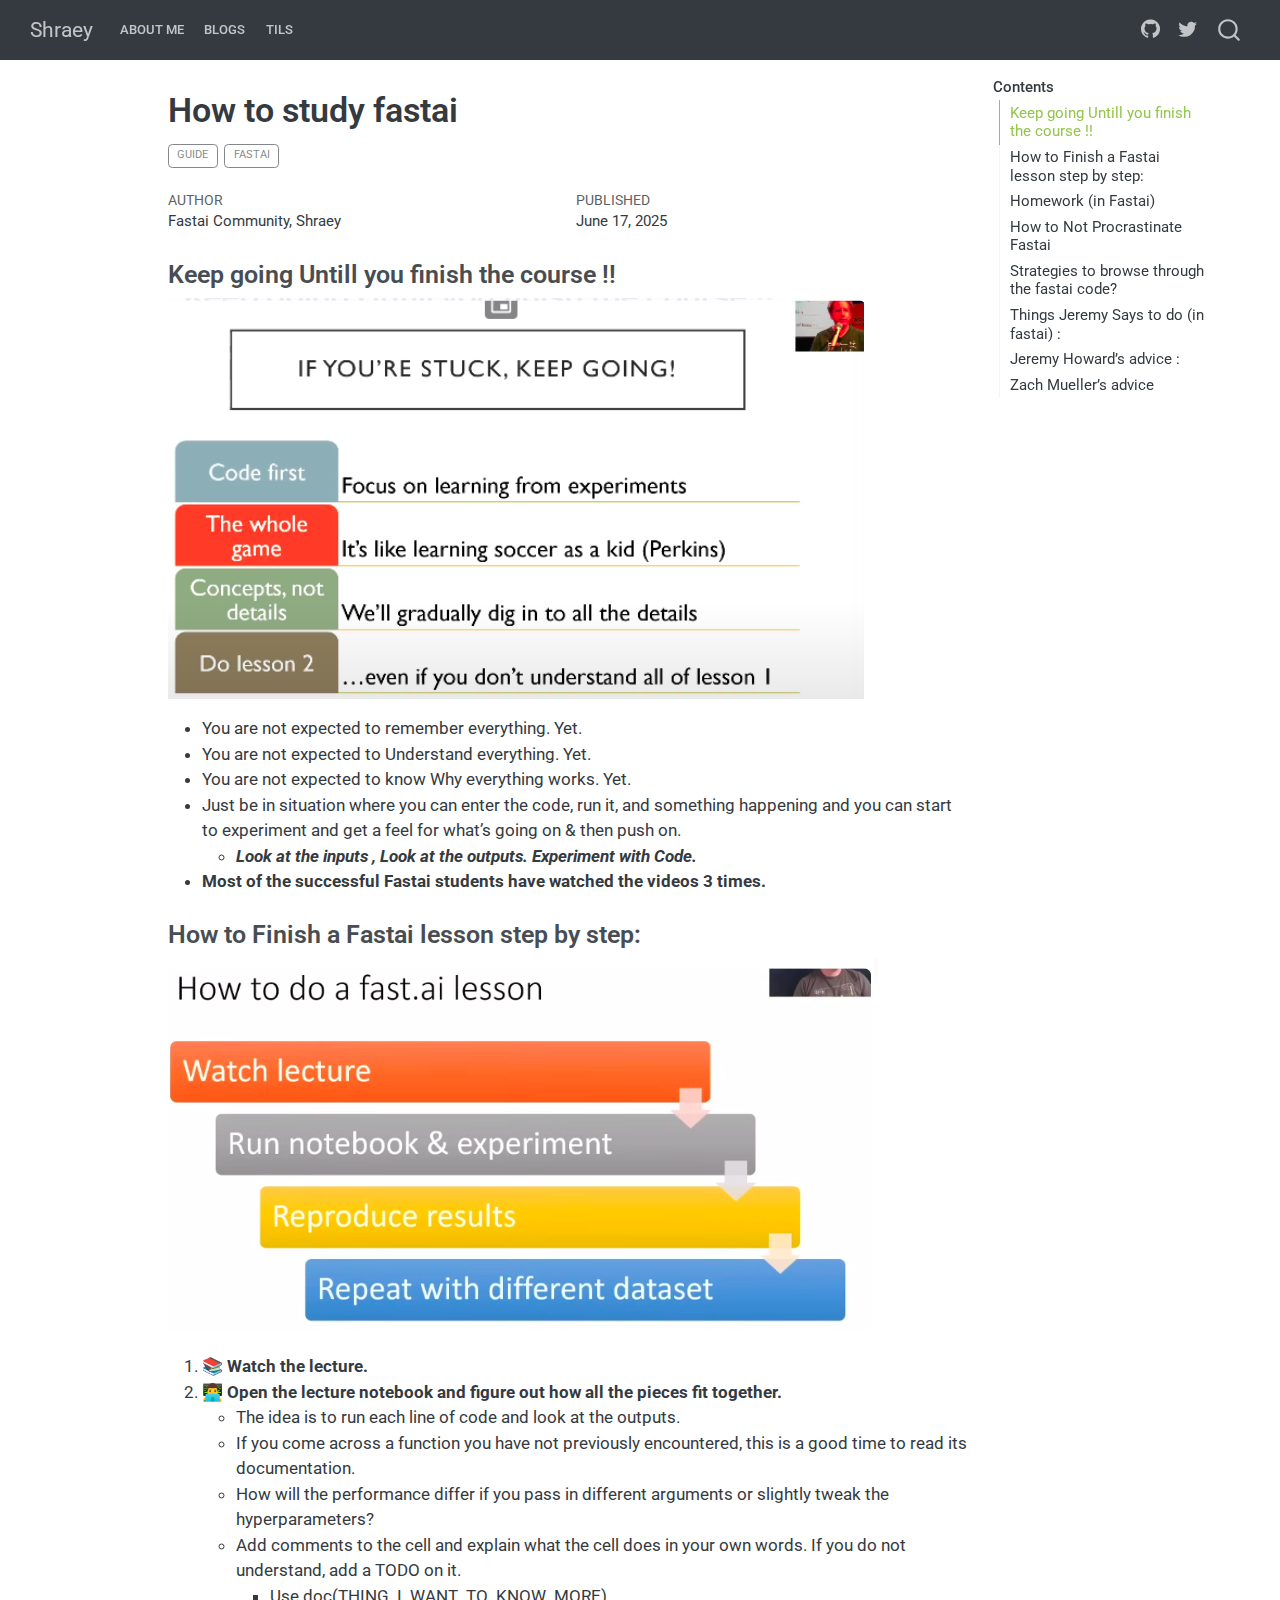
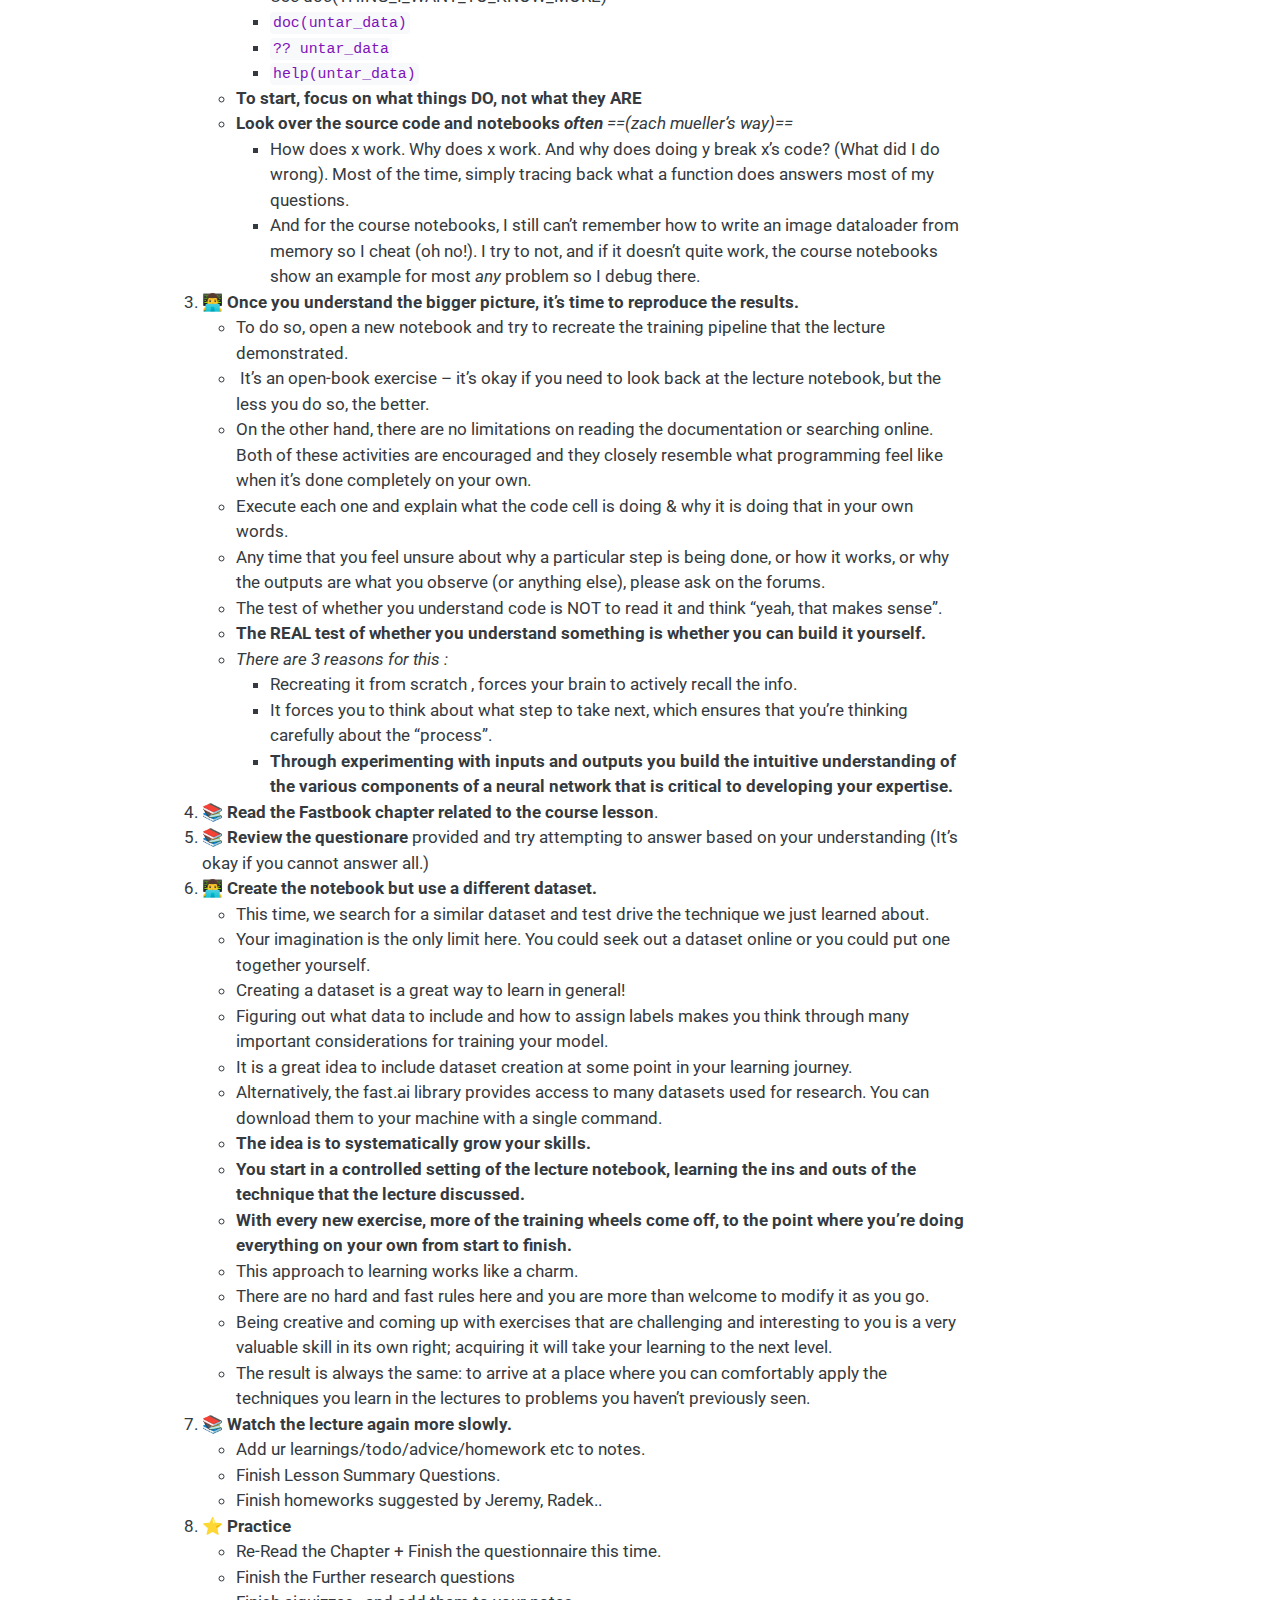
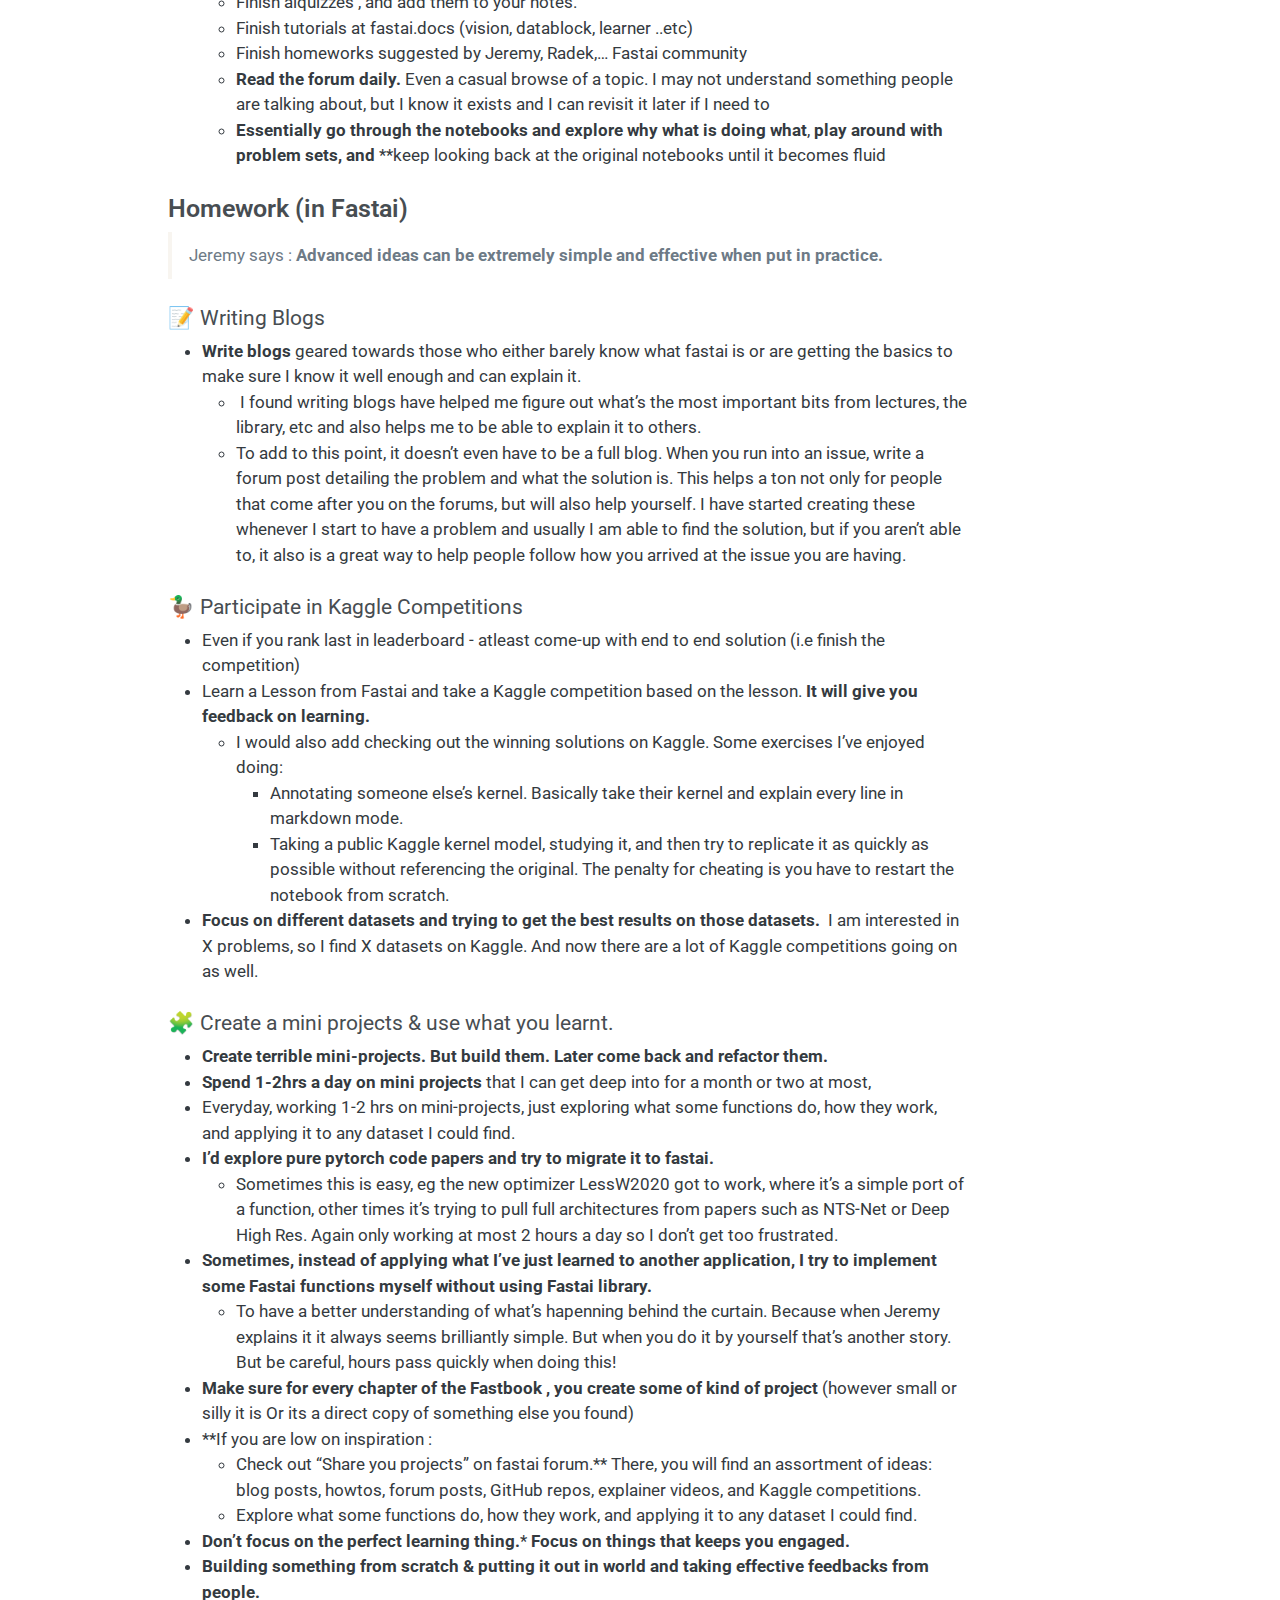
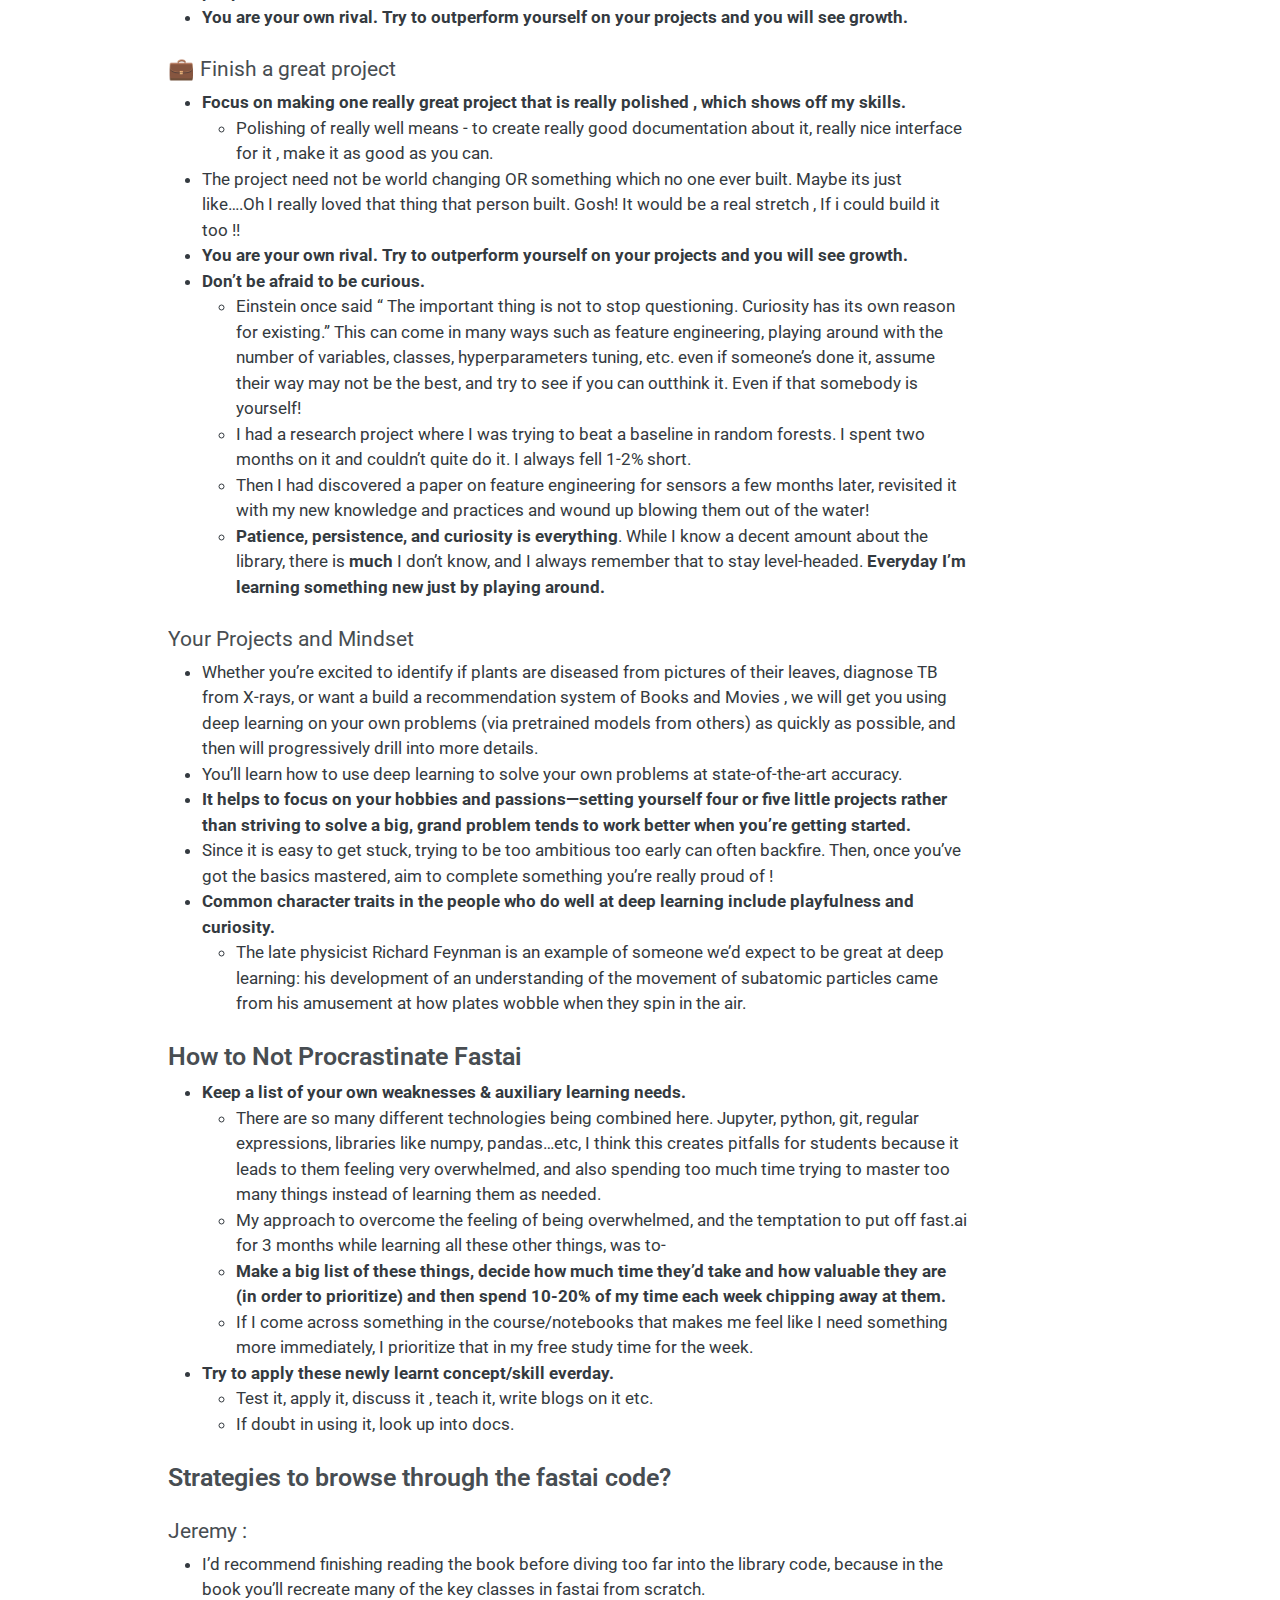
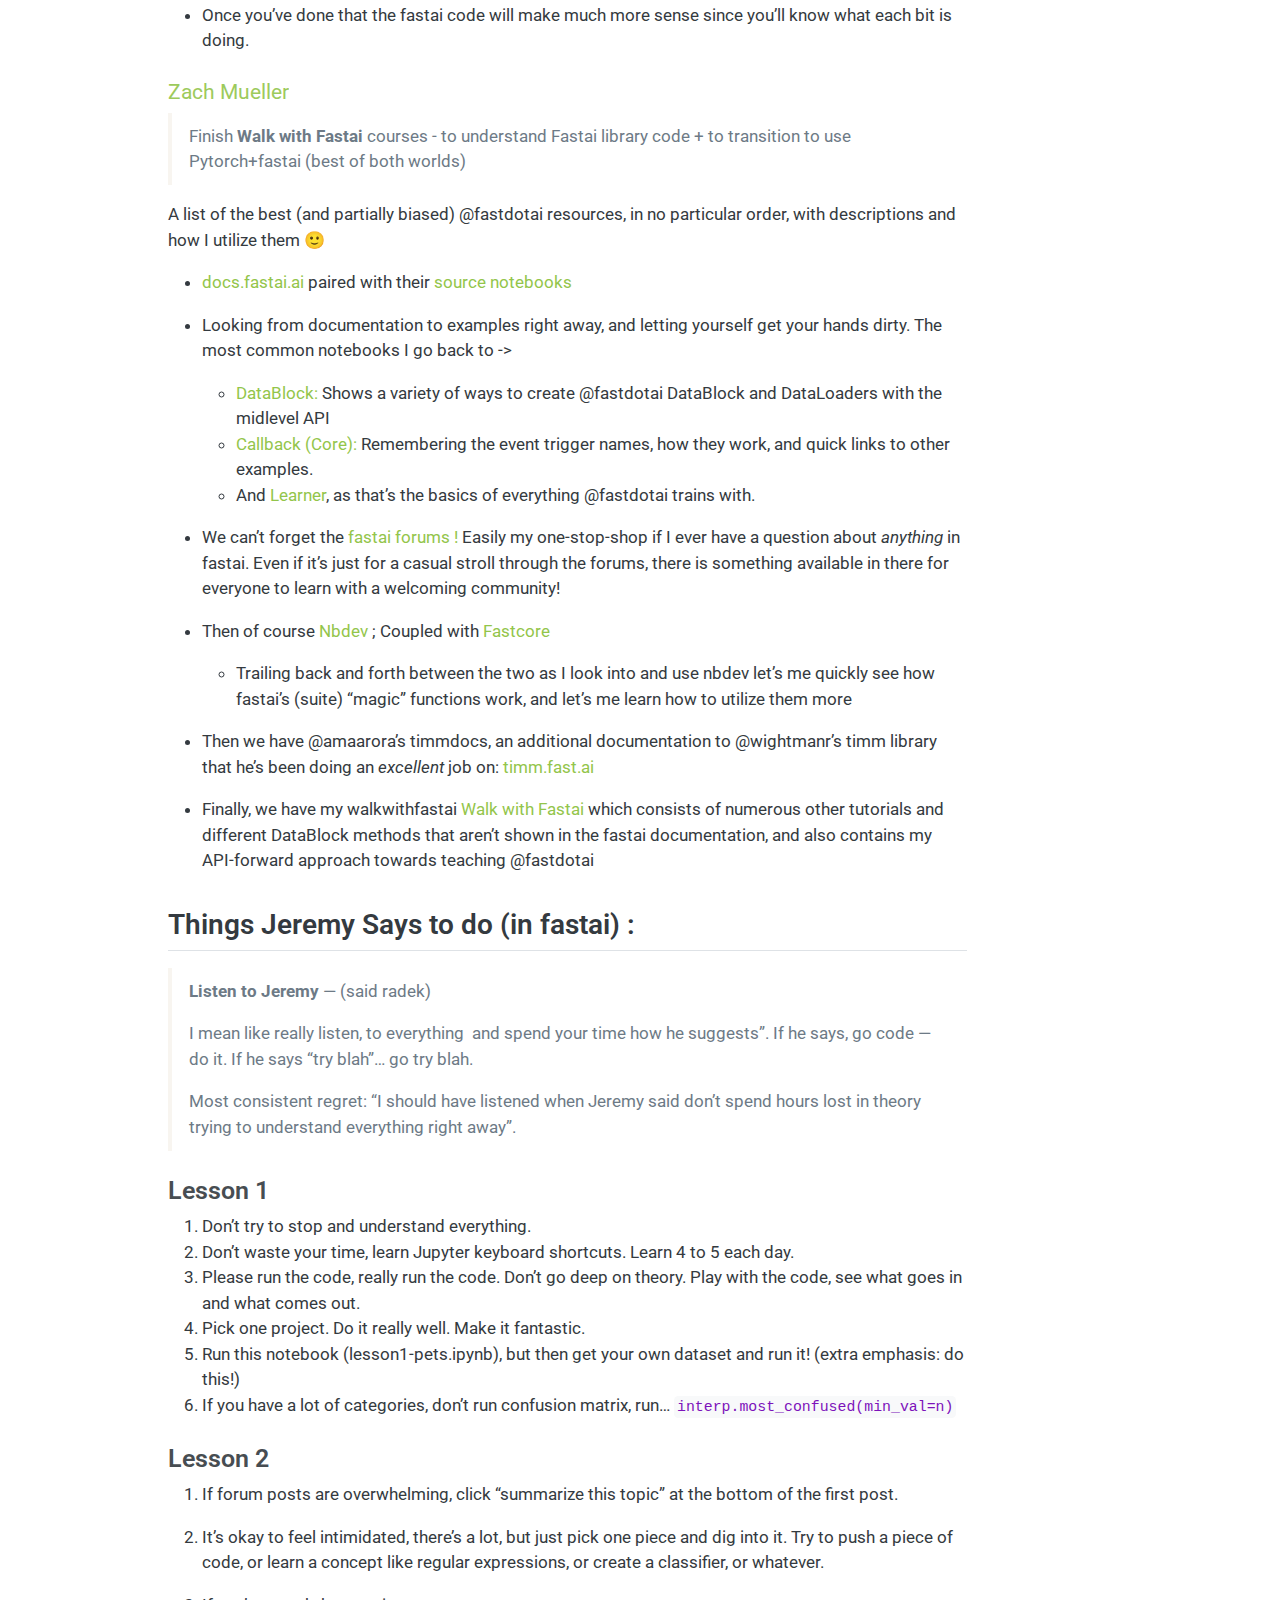
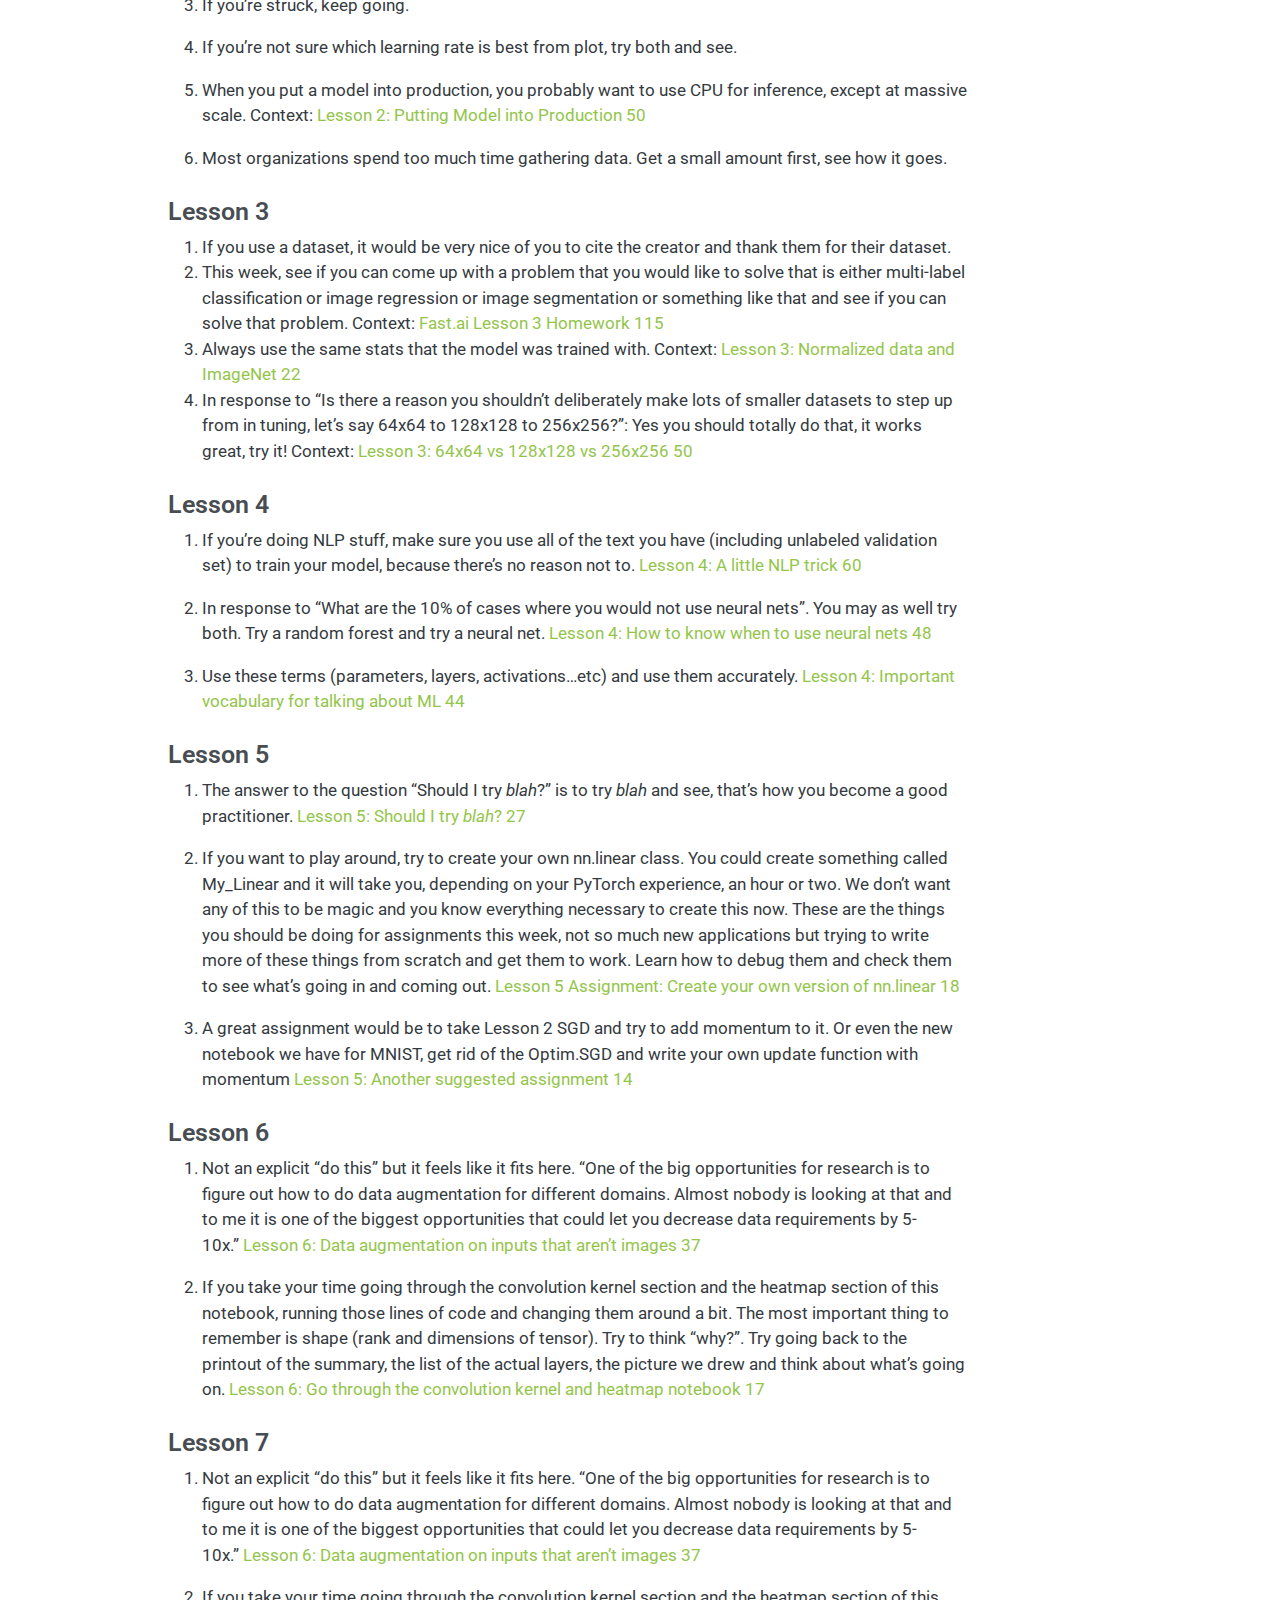
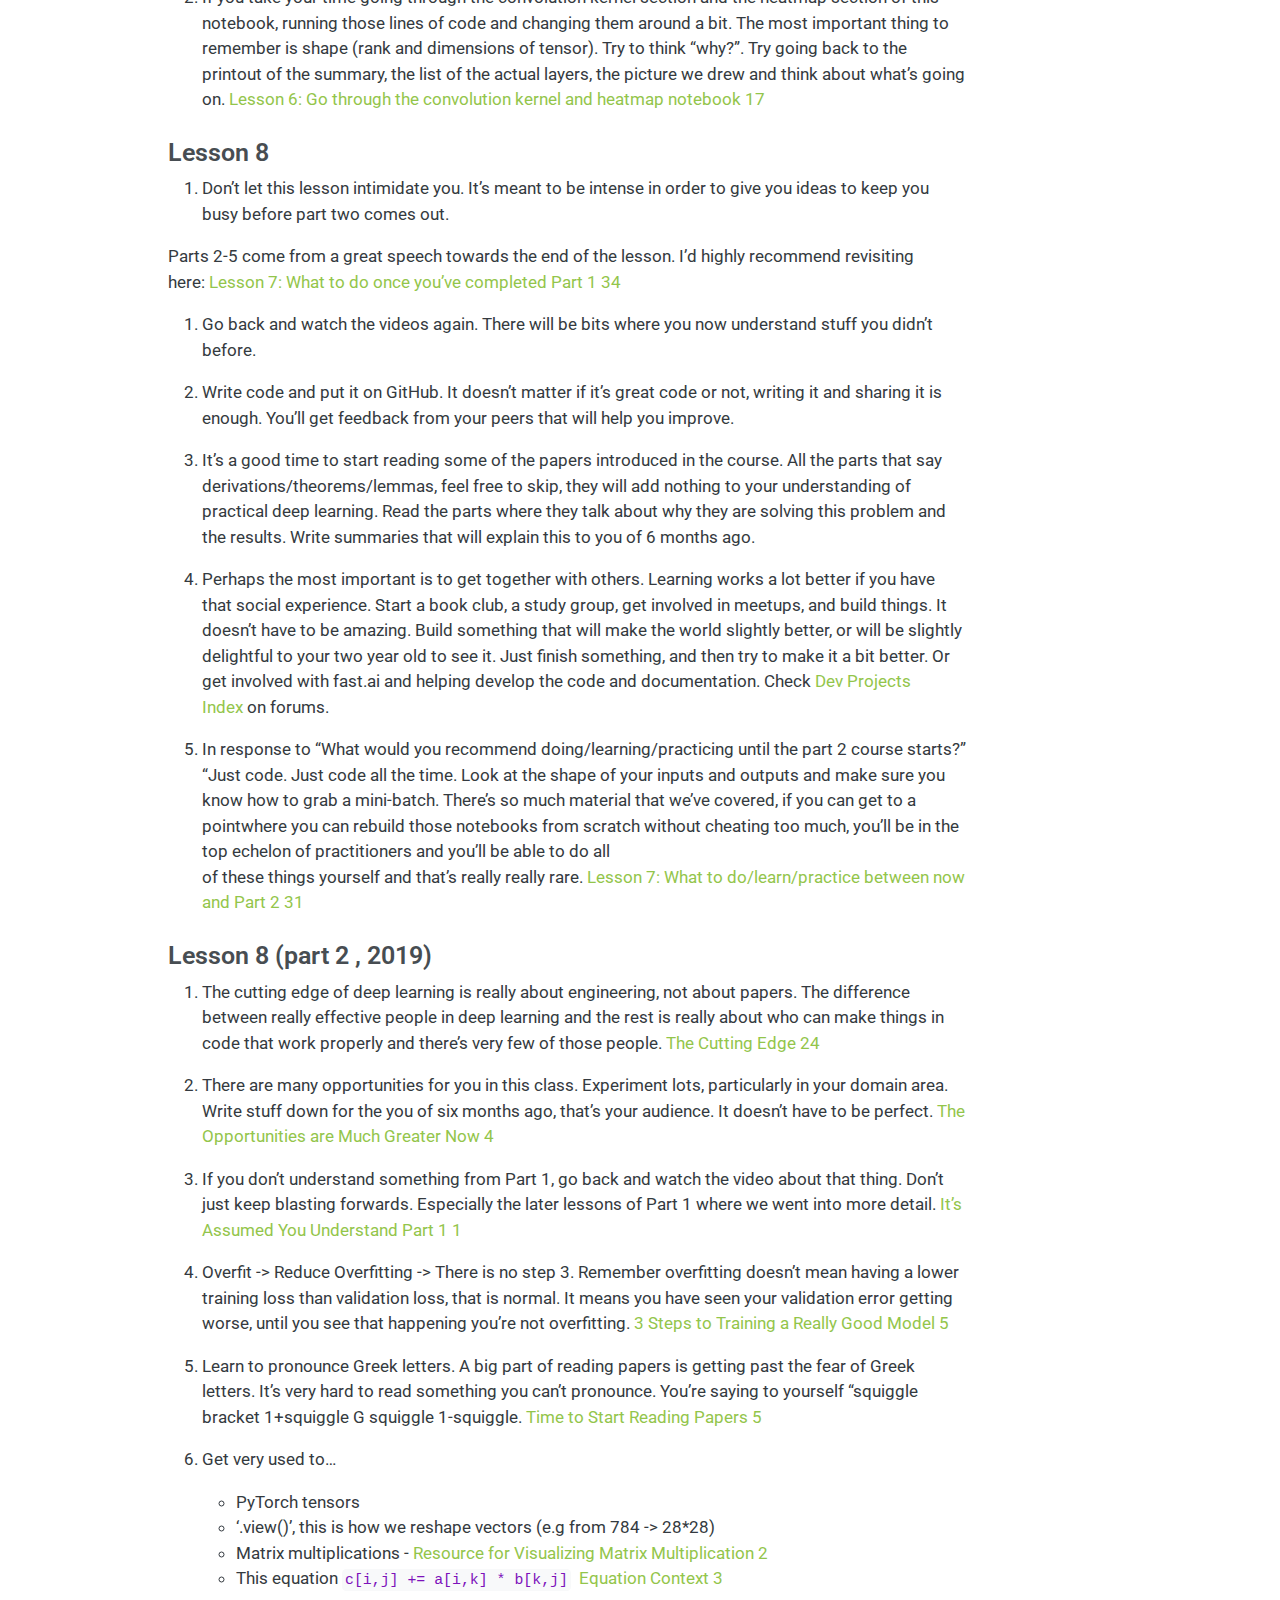
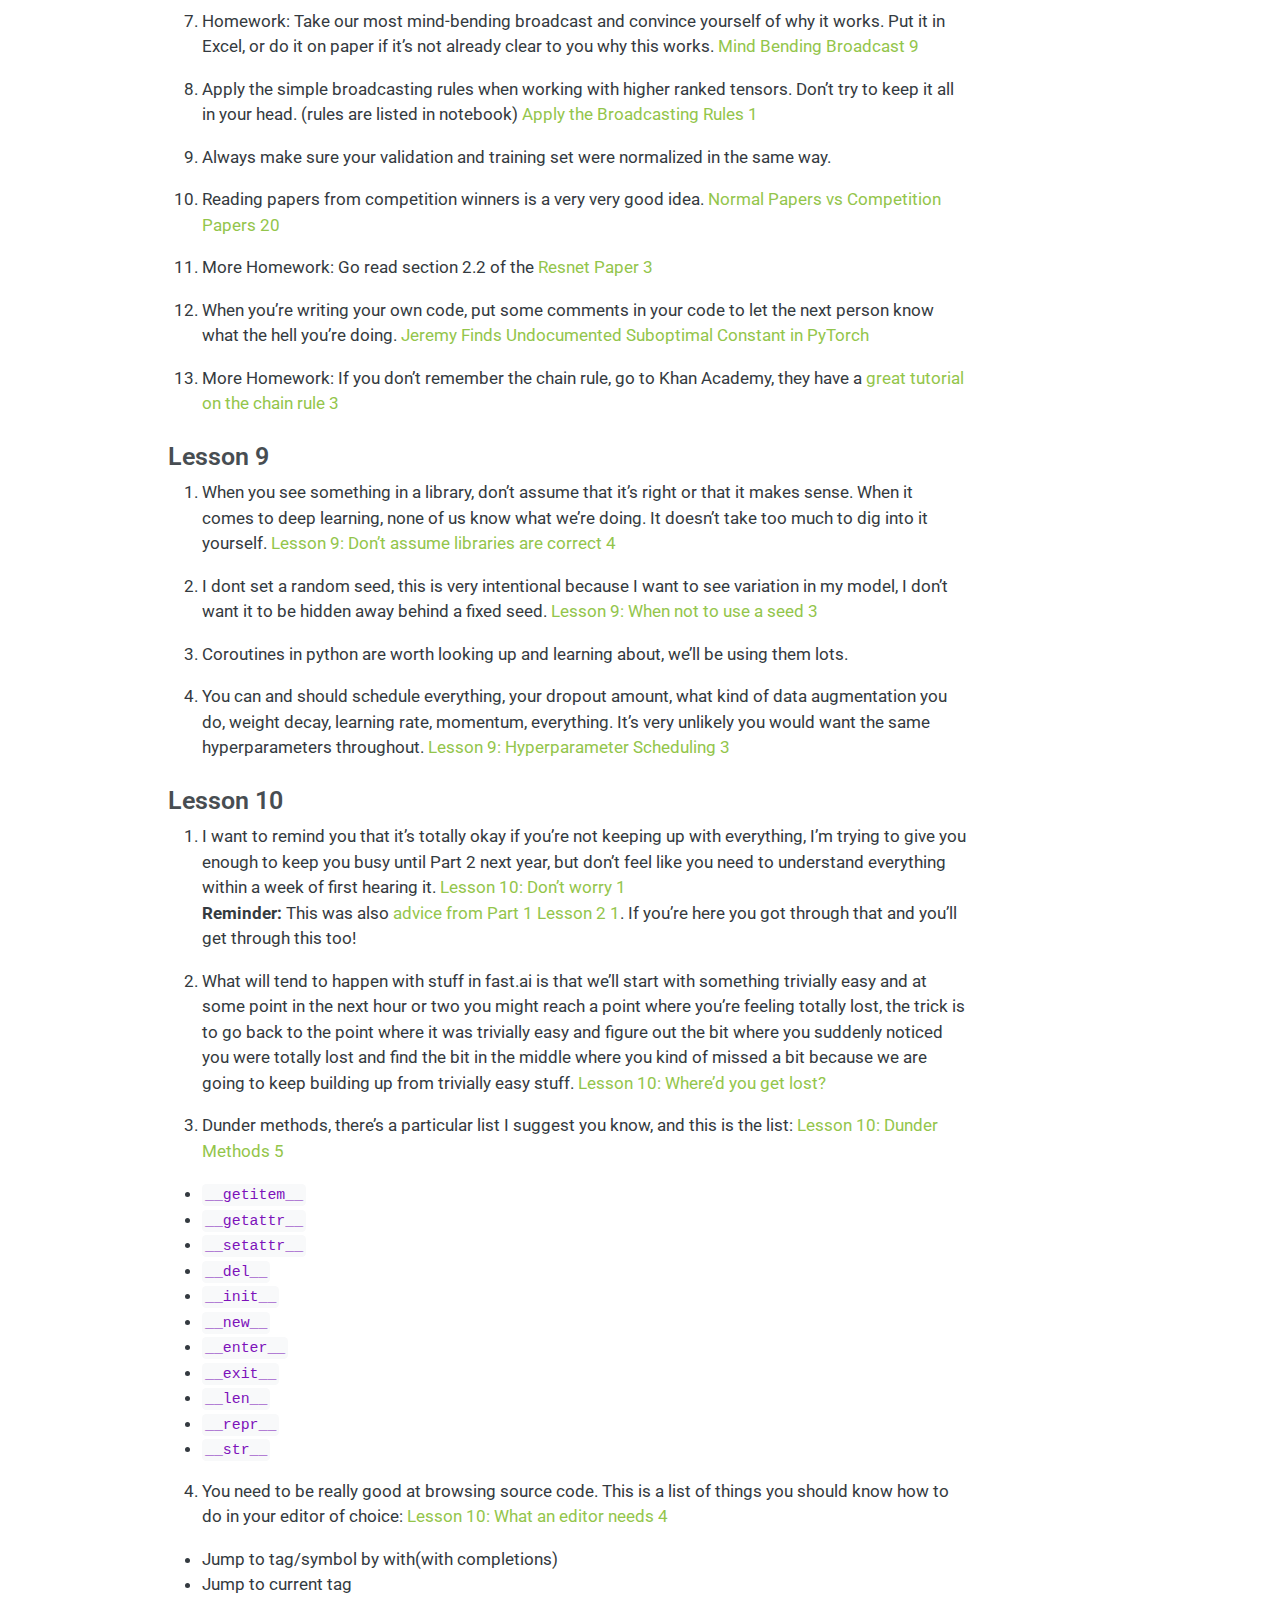
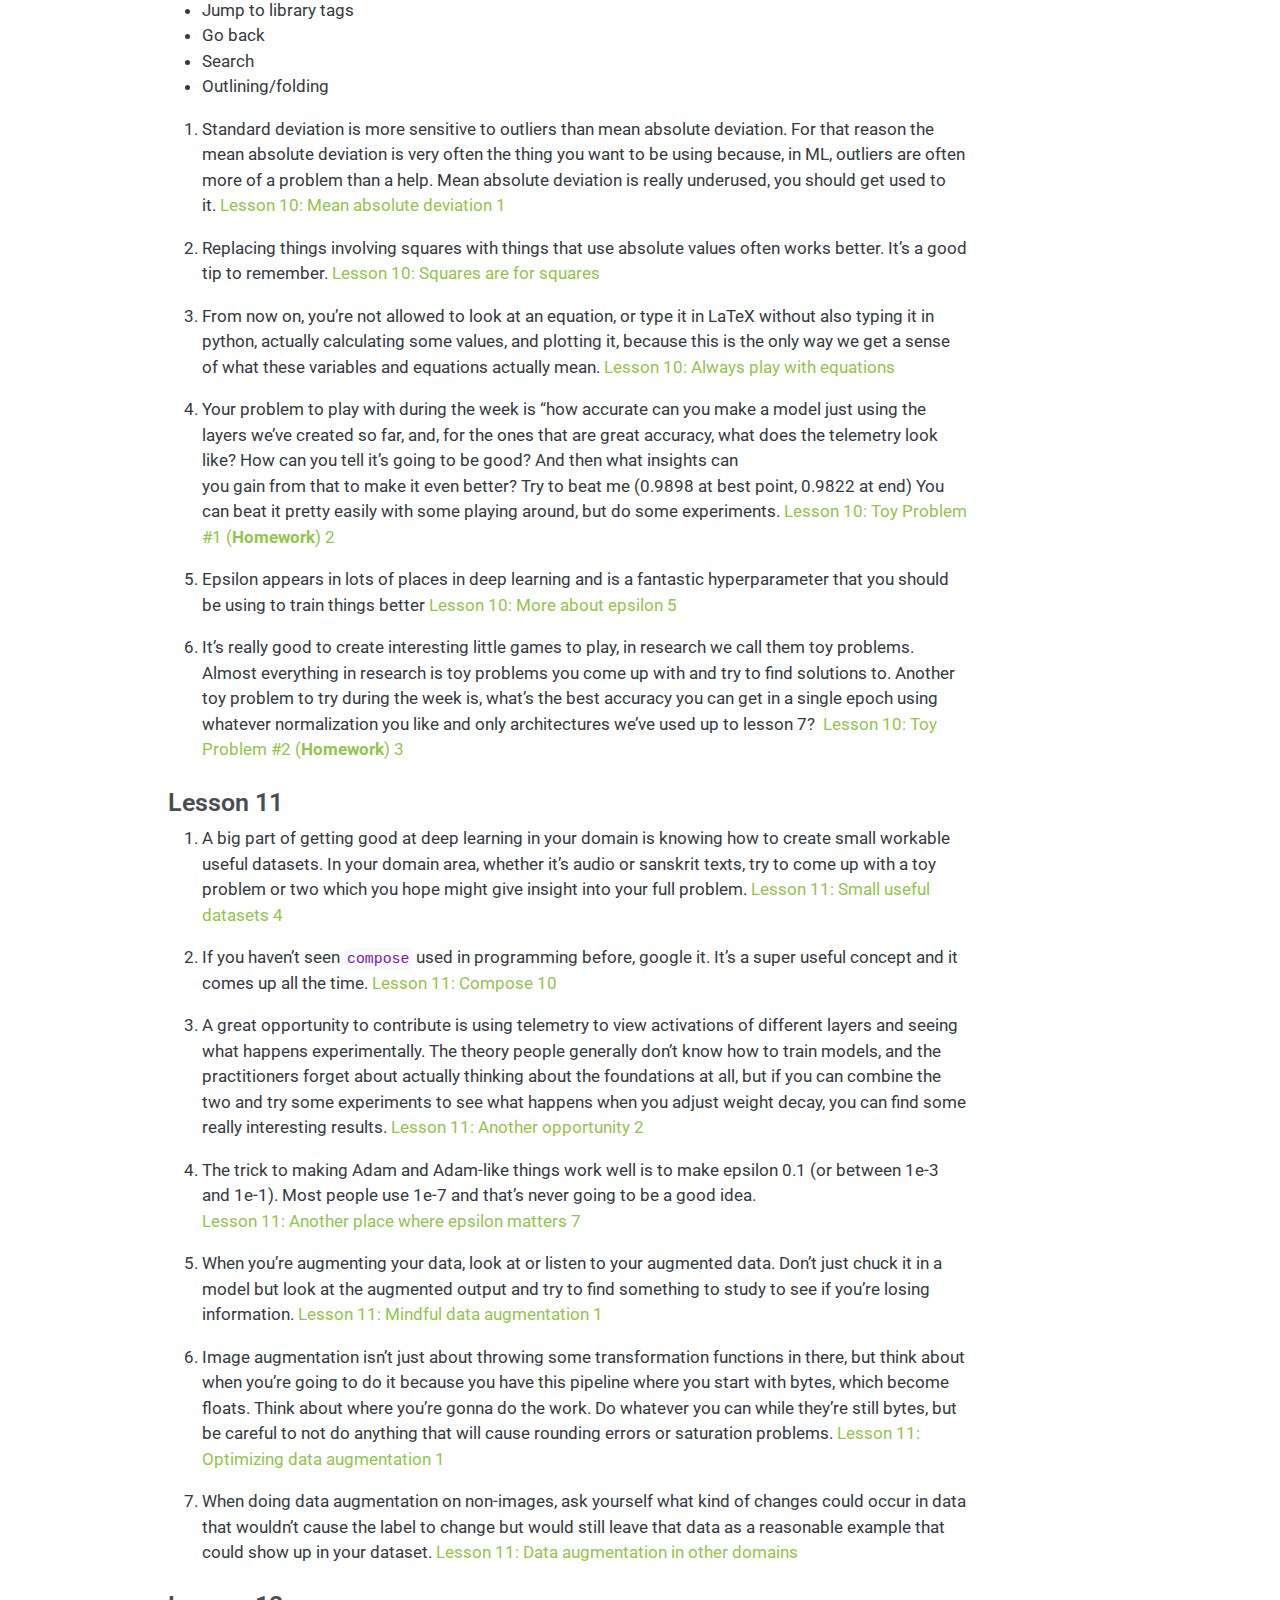
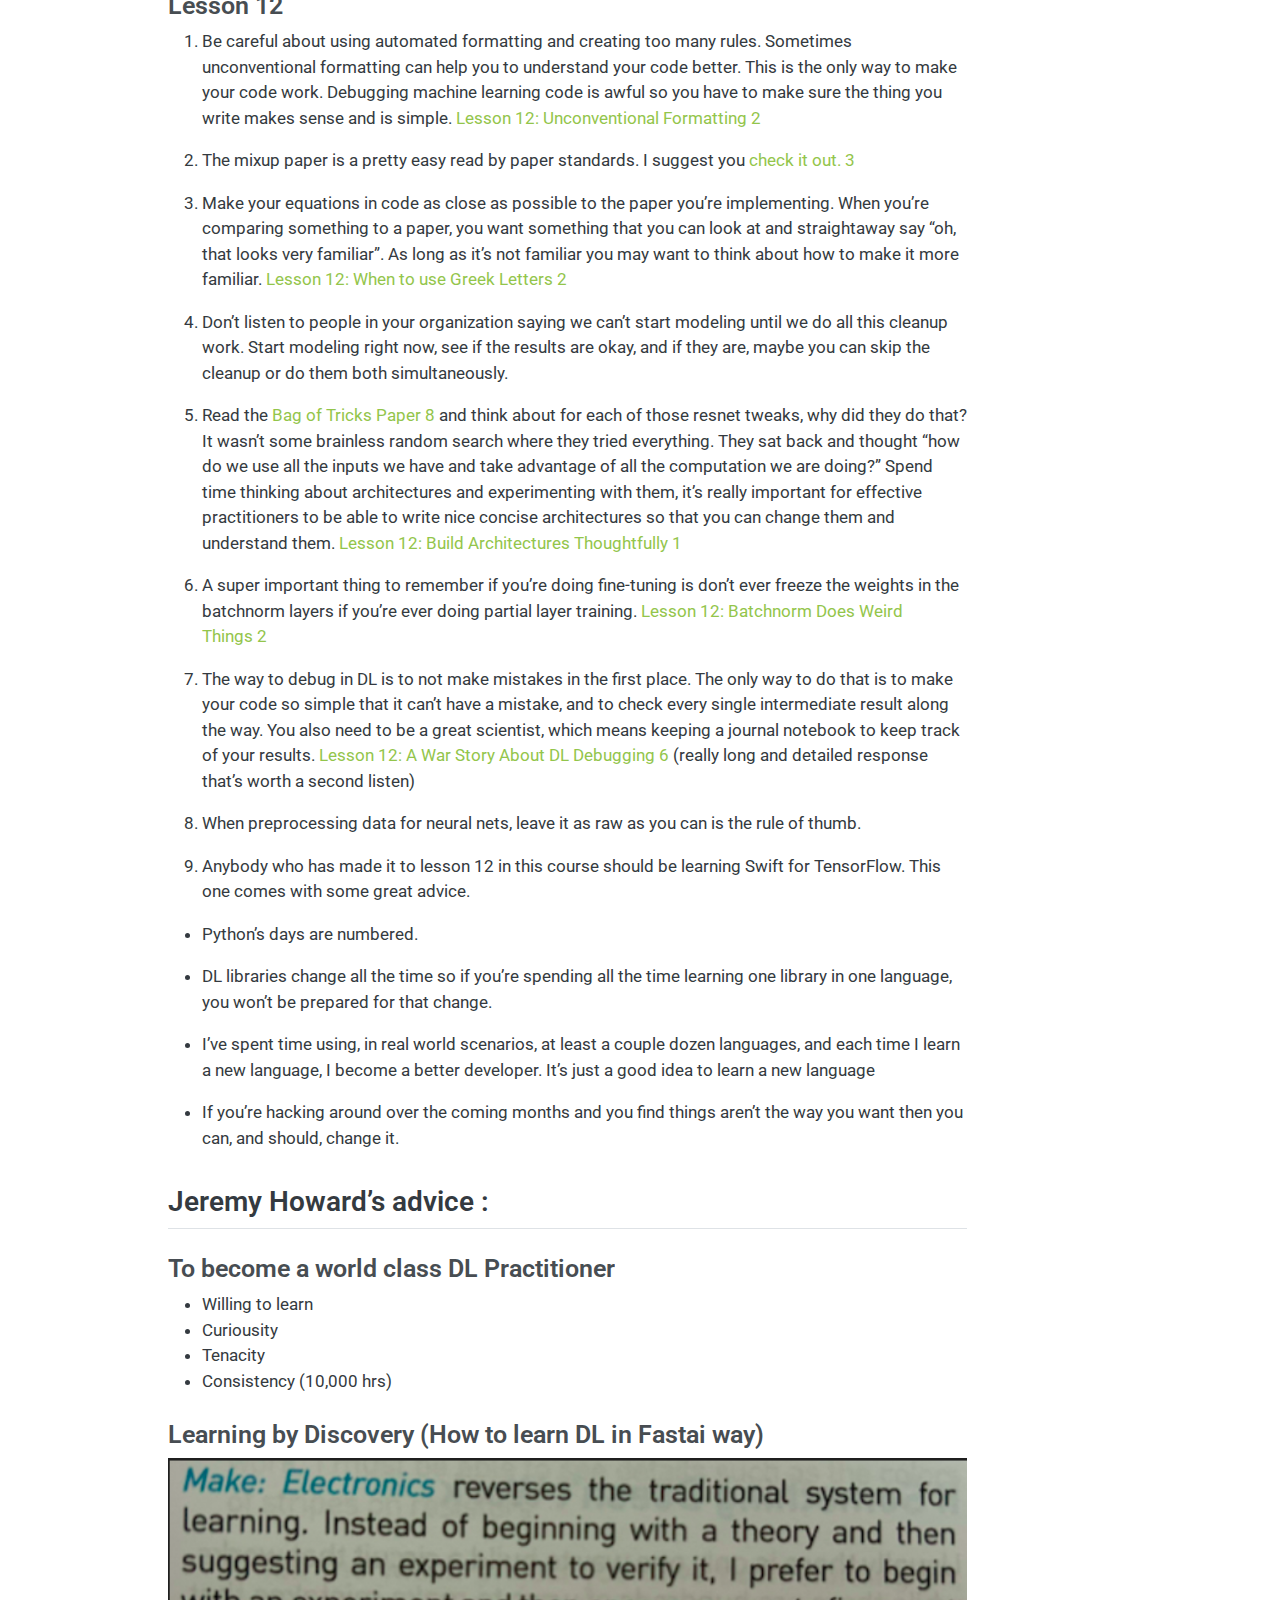
<file: docs/fastai-guide/index.html>
<!DOCTYPE html>
<html xmlns="http://www.w3.org/1999/xhtml" lang="en" xml:lang="en"><head>

<meta charset="utf-8">
<meta name="generator" content="quarto-1.6.37">

<meta name="viewport" content="width=device-width, initial-scale=1.0, user-scalable=yes">

<meta name="author" content="Fastai Community, Shraey">
<meta name="dcterms.date" content="2025-06-17">

<title>How to study fastai – Shraey</title>
<style>
code{white-space: pre-wrap;}
span.smallcaps{font-variant: small-caps;}
div.columns{display: flex; gap: min(4vw, 1.5em);}
div.column{flex: auto; overflow-x: auto;}
div.hanging-indent{margin-left: 1.5em; text-indent: -1.5em;}
ul.task-list{list-style: none;}
ul.task-list li input[type="checkbox"] {
  width: 0.8em;
  margin: 0 0.8em 0.2em -1em; /* quarto-specific, see https://github.com/quarto-dev/quarto-cli/issues/4556 */ 
  vertical-align: middle;
}
</style>


<script src="../site_libs/quarto-nav/quarto-nav.js"></script>
<script src="../site_libs/quarto-nav/headroom.min.js"></script>
<script src="../site_libs/clipboard/clipboard.min.js"></script>
<script src="../site_libs/quarto-search/autocomplete.umd.js"></script>
<script src="../site_libs/quarto-search/fuse.min.js"></script>
<script src="../site_libs/quarto-search/quarto-search.js"></script>
<meta name="quarto:offset" content="../">
<script src="../site_libs/quarto-html/quarto.js"></script>
<script src="../site_libs/quarto-html/popper.min.js"></script>
<script src="../site_libs/quarto-html/tippy.umd.min.js"></script>
<script src="../site_libs/quarto-html/anchor.min.js"></script>
<link href="../site_libs/quarto-html/tippy.css" rel="stylesheet">
<link href="../site_libs/quarto-html/quarto-syntax-highlighting-29e2c20b02301cfff04dc8050bf30c7e.css" rel="stylesheet" id="quarto-text-highlighting-styles">
<script src="../site_libs/bootstrap/bootstrap.min.js"></script>
<link href="../site_libs/bootstrap/bootstrap-icons.css" rel="stylesheet">
<link href="../site_libs/bootstrap/bootstrap-3f9740e16c5aa82324e2d2774081471a.min.css" rel="stylesheet" append-hash="true" id="quarto-bootstrap" data-mode="light">
<script id="quarto-search-options" type="application/json">{
  "location": "navbar",
  "copy-button": false,
  "collapse-after": 3,
  "panel-placement": "end",
  "type": "overlay",
  "limit": 50,
  "keyboard-shortcut": [
    "f",
    "/",
    "s"
  ],
  "show-item-context": false,
  "language": {
    "search-no-results-text": "No results",
    "search-matching-documents-text": "matching documents",
    "search-copy-link-title": "Copy link to search",
    "search-hide-matches-text": "Hide additional matches",
    "search-more-match-text": "more match in this document",
    "search-more-matches-text": "more matches in this document",
    "search-clear-button-title": "Clear",
    "search-text-placeholder": "",
    "search-detached-cancel-button-title": "Cancel",
    "search-submit-button-title": "Submit",
    "search-label": "Search"
  }
}</script>


</head>

<body class="nav-fixed">

<div id="quarto-search-results"></div>
  <header id="quarto-header" class="headroom fixed-top">
    <nav class="navbar navbar-expand-lg " data-bs-theme="dark">
      <div class="navbar-container container-fluid">
      <div class="navbar-brand-container mx-auto">
    <a class="navbar-brand" href="../index.html">
    <span class="navbar-title">Shraey</span>
    </a>
  </div>
            <div id="quarto-search" class="" title="Search"></div>
          <button class="navbar-toggler" type="button" data-bs-toggle="collapse" data-bs-target="#navbarCollapse" aria-controls="navbarCollapse" role="menu" aria-expanded="false" aria-label="Toggle navigation" onclick="if (window.quartoToggleHeadroom) { window.quartoToggleHeadroom(); }">
  <span class="navbar-toggler-icon"></span>
</button>
          <div class="collapse navbar-collapse" id="navbarCollapse">
            <ul class="navbar-nav navbar-nav-scroll me-auto">
  <li class="nav-item">
    <a class="nav-link" href="../about.html"> 
<span class="menu-text">About Me</span></a>
  </li>  
  <li class="nav-item">
    <a class="nav-link" href="../index.html"> 
<span class="menu-text">Blogs</span></a>
  </li>  
  <li class="nav-item">
    <a class="nav-link" href="../tils.html"> 
<span class="menu-text">TILs</span></a>
  </li>  
</ul>
            <ul class="navbar-nav navbar-nav-scroll ms-auto">
  <li class="nav-item compact">
    <a class="nav-link" href="https://github.com/saurav2040"> <i class="bi bi-github" role="img">
</i> 
<span class="menu-text"></span></a>
  </li>  
  <li class="nav-item compact">
    <a class="nav-link" href="https://x.com/Saurav2023"> <i class="bi bi-twitter" role="img">
</i> 
<span class="menu-text"></span></a>
  </li>  
</ul>
          </div> <!-- /navcollapse -->
            <div class="quarto-navbar-tools">
</div>
      </div> <!-- /container-fluid -->
    </nav>
</header>
<!-- content -->
<div id="quarto-content" class="quarto-container page-columns page-rows-contents page-layout-article page-navbar">
<!-- sidebar -->
<!-- margin-sidebar -->
    <div id="quarto-margin-sidebar" class="sidebar margin-sidebar">
        <nav id="TOC" role="doc-toc" class="toc-active">
    <h2 id="toc-title">Contents</h2>
   
  <ul>
  <li><a href="#keep-going-untill-you-finish-the-course" id="toc-keep-going-untill-you-finish-the-course" class="nav-link active" data-scroll-target="#keep-going-untill-you-finish-the-course">Keep going Untill you finish the course !!</a></li>
  <li><a href="#how-to-finish-a-fastai-lesson-step-by-step" id="toc-how-to-finish-a-fastai-lesson-step-by-step" class="nav-link" data-scroll-target="#how-to-finish-a-fastai-lesson-step-by-step">How to Finish a Fastai lesson step by step:</a></li>
  <li><a href="#homework-in-fastai" id="toc-homework-in-fastai" class="nav-link" data-scroll-target="#homework-in-fastai">Homework (in Fastai)</a></li>
  <li><a href="#how-to-not-procrastinate-fastai" id="toc-how-to-not-procrastinate-fastai" class="nav-link" data-scroll-target="#how-to-not-procrastinate-fastai">How to Not Procrastinate Fastai</a></li>
  <li><a href="#strategies-to-browse-through-the-fastai-code" id="toc-strategies-to-browse-through-the-fastai-code" class="nav-link" data-scroll-target="#strategies-to-browse-through-the-fastai-code">Strategies to browse through the fastai code?</a></li>
  <li><a href="#things-jeremy-says-to-do-in-fastai" id="toc-things-jeremy-says-to-do-in-fastai" class="nav-link" data-scroll-target="#things-jeremy-says-to-do-in-fastai">Things Jeremy Says to do (in fastai) :</a>
  <ul class="collapse">
  <li><a href="#lesson-1" id="toc-lesson-1" class="nav-link" data-scroll-target="#lesson-1">Lesson 1</a></li>
  <li><a href="#lesson-2" id="toc-lesson-2" class="nav-link" data-scroll-target="#lesson-2">Lesson 2</a></li>
  <li><a href="#lesson-3" id="toc-lesson-3" class="nav-link" data-scroll-target="#lesson-3">Lesson 3</a></li>
  <li><a href="#lesson-4" id="toc-lesson-4" class="nav-link" data-scroll-target="#lesson-4">Lesson 4</a></li>
  <li><a href="#lesson-5" id="toc-lesson-5" class="nav-link" data-scroll-target="#lesson-5">Lesson 5</a></li>
  <li><a href="#lesson-6" id="toc-lesson-6" class="nav-link" data-scroll-target="#lesson-6">Lesson 6</a></li>
  <li><a href="#lesson-7" id="toc-lesson-7" class="nav-link" data-scroll-target="#lesson-7">Lesson 7</a></li>
  <li><a href="#lesson-8" id="toc-lesson-8" class="nav-link" data-scroll-target="#lesson-8">Lesson 8</a></li>
  <li><a href="#lesson-8-part-2-2019" id="toc-lesson-8-part-2-2019" class="nav-link" data-scroll-target="#lesson-8-part-2-2019">Lesson 8 (part 2 , 2019)</a></li>
  <li><a href="#lesson-9" id="toc-lesson-9" class="nav-link" data-scroll-target="#lesson-9">Lesson 9</a></li>
  <li><a href="#lesson-10" id="toc-lesson-10" class="nav-link" data-scroll-target="#lesson-10">Lesson 10</a></li>
  <li><a href="#lesson-11" id="toc-lesson-11" class="nav-link" data-scroll-target="#lesson-11">Lesson 11</a></li>
  <li><a href="#lesson-12" id="toc-lesson-12" class="nav-link" data-scroll-target="#lesson-12">Lesson 12</a></li>
  </ul></li>
  <li><a href="#jeremy-howards-advice" id="toc-jeremy-howards-advice" class="nav-link" data-scroll-target="#jeremy-howards-advice">Jeremy Howard’s advice :</a>
  <ul class="collapse">
  <li><a href="#to-become-a-world-class-dl-practitioner" id="toc-to-become-a-world-class-dl-practitioner" class="nav-link" data-scroll-target="#to-become-a-world-class-dl-practitioner">To become a world class DL Practitioner</a></li>
  <li><a href="#learning-by-discovery-how-to-learn-dl-in-fastai-way" id="toc-learning-by-discovery-how-to-learn-dl-in-fastai-way" class="nav-link" data-scroll-target="#learning-by-discovery-how-to-learn-dl-in-fastai-way">Learning by Discovery (How to learn DL in Fastai way)</a></li>
  <li><a href="#fastai-lesson-0" id="toc-fastai-lesson-0" class="nav-link" data-scroll-target="#fastai-lesson-0">Fastai : Lesson 0</a></li>
  <li><a href="#your-projects-and-mindset-1" id="toc-your-projects-and-mindset-1" class="nav-link" data-scroll-target="#your-projects-and-mindset-1">Your Projects and Mindset</a></li>
  <li><a href="#tenacity-and-deep-learning" id="toc-tenacity-and-deep-learning" class="nav-link" data-scroll-target="#tenacity-and-deep-learning">Tenacity and Deep Learning</a></li>
  <li><a href="#self-learning-tips" id="toc-self-learning-tips" class="nav-link" data-scroll-target="#self-learning-tips">Self-Learning Tips</a></li>
  <li><a href="#you-dont-need-a-mastersphd-to-succeed-at-deep-learning" id="toc-you-dont-need-a-mastersphd-to-succeed-at-deep-learning" class="nav-link" data-scroll-target="#you-dont-need-a-mastersphd-to-succeed-at-deep-learning">You don’t need a Masters/PHD to succeed at deep learning</a></li>
  </ul></li>
  <li><a href="#zach-muellers-advice" id="toc-zach-muellers-advice" class="nav-link" data-scroll-target="#zach-muellers-advice">Zach Mueller’s advice</a>
  <ul class="collapse">
  <li><a href="#how-to-contribute-to-fastai-library" id="toc-how-to-contribute-to-fastai-library" class="nav-link" data-scroll-target="#how-to-contribute-to-fastai-library">How to contribute to Fastai library</a></li>
  </ul></li>
  </ul>
</nav>
    </div>
<!-- main -->
<main class="content" id="quarto-document-content">

<header id="title-block-header" class="quarto-title-block default">
<div class="quarto-title">
<h1 class="title">How to study fastai</h1>
  <div class="quarto-categories">
    <div class="quarto-category">guide</div>
    <div class="quarto-category">fastai</div>
  </div>
  </div>



<div class="quarto-title-meta">

    <div>
    <div class="quarto-title-meta-heading">Author</div>
    <div class="quarto-title-meta-contents">
             <p>Fastai Community, Shraey </p>
          </div>
  </div>
    
    <div>
    <div class="quarto-title-meta-heading">Published</div>
    <div class="quarto-title-meta-contents">
      <p class="date">June 17, 2025</p>
    </div>
  </div>
  
    
  </div>
  


</header>


<section id="keep-going-untill-you-finish-the-course" class="level3">
<h3 class="anchored" data-anchor-id="keep-going-untill-you-finish-the-course">Keep going Untill you finish the course !!</h3>
<p><img src="images/paste-1.png" class="img-fluid"></p>
<ul>
<li>You are not expected to remember everything. Yet.</li>
<li>You are not expected to Understand everything. Yet.</li>
<li>You are not expected to know Why everything works. Yet.</li>
<li>Just be in situation where you can enter the code, run it, and something happening and you can start to experiment and get a feel for what’s going on &amp; then push on.
<ul>
<li><strong><em>Look at the inputs , Look at the outputs. Experiment with Code.</em></strong></li>
</ul></li>
<li><strong>Most of the successful Fastai students have watched the videos 3 times.</strong></li>
</ul>
</section>
<section id="how-to-finish-a-fastai-lesson-step-by-step" class="level3">
<h3 class="anchored" data-anchor-id="how-to-finish-a-fastai-lesson-step-by-step">How to Finish a Fastai lesson step by step:</h3>
<p><img src="images/paste-2.png" class="img-fluid"></p>
<ol type="1">
<li>📚 <strong>Watch the lecture.</strong></li>
<li>👨‍💻 <strong>Open the lecture notebook and figure out how all the pieces fit together.</strong>
<ul>
<li>The idea is to run each line of code and look at the outputs.&nbsp;</li>
<li>If you come across a function you have not previously encountered, this is a good time to read its documentation.&nbsp;</li>
<li>How will the performance differ if you pass in different arguments or slightly tweak the hyperparameters?</li>
<li>Add comments to the cell and explain what the cell does in your own words. If you do not understand, add a TODO on it.
<ul>
<li>Use doc(THING_I_WANT_TO_KNOW_MORE)</li>
<li><code>doc(untar_data)</code></li>
<li><code>?? untar_data</code>&nbsp;</li>
<li><code>help(untar_data)</code></li>
</ul></li>
<li><strong>To start, focus on what things DO, not what they ARE</strong></li>
<li><strong>Look over the source code and notebooks&nbsp;<em>often</em></strong> <em>==(zach mueller’s way)==</em>
<ul>
<li>How does x work. Why does x work. And why does doing y break x’s code? (What did I do wrong). Most of the time, simply tracing back what a function does answers most of my questions.</li>
<li>And for the course notebooks, I still can’t remember how to write an image dataloader from memory so I cheat (oh no!). I try to not, and if it doesn’t quite work, the course notebooks show an example for most&nbsp;<em>any</em>&nbsp;problem so I debug there.</li>
</ul></li>
</ul></li>
<li>👨‍💻 <strong>Once you understand the bigger picture, it’s time to reproduce the results.</strong>
<ul>
<li>To do so, open a new notebook and try to recreate the training pipeline that the lecture demonstrated.<br>
</li>
<li>&nbsp;It’s an open-book exercise – it’s okay if you need to look back at the lecture notebook, but the less you do so, the better.</li>
<li>On the other hand, there are no limitations on reading the documentation or searching online. Both of these activities are encouraged and they closely resemble what programming feel like when it’s done completely on your own.</li>
<li>Execute each one and explain what the code cell is doing &amp; why it is doing that in your own words.</li>
<li>Any time that you feel unsure about why a particular step is being done, or how it works, or why the outputs are what you observe (or anything else), please ask on the forums.</li>
<li>The test of whether you understand code is NOT to read it and think “yeah, that makes sense”.</li>
<li><strong>The REAL test of whether you understand something is whether you can build it yourself.</strong></li>
<li><em>There are 3 reasons for this :</em>
<ul>
<li>Recreating it from scratch , forces your brain to actively recall the info.</li>
<li>It forces you to think about what step to take next, which ensures that you’re thinking carefully about the “process”.</li>
<li><strong>Through experimenting with inputs and outputs you build the intuitive understanding of the various components of a neural network that is critical to developing your expertise.</strong></li>
</ul></li>
</ul></li>
<li>📚 <strong>Read the Fastbook chapter related to the course lesson</strong>.</li>
<li>📚 <strong>Review the questionare</strong> provided and try attempting to answer based on your understanding (It’s okay if you cannot answer all.)</li>
<li>👨‍💻 <strong>Create the notebook but use a different dataset.</strong>
<ul>
<li>This time, we search for a similar dataset and test drive the technique we just learned about.<br>
</li>
<li>Your imagination is the only limit here. You could seek out a dataset online or you could put one together yourself.</li>
<li>Creating a dataset is a great way to learn in general!&nbsp;</li>
<li>Figuring out what data to include and how to assign labels makes you think through many important considerations for training your model.&nbsp;</li>
<li>It is a great idea to include dataset creation at some point in your learning journey.<br>
</li>
<li>Alternatively, the fast.ai library provides access to many datasets used for research. You can download them to your machine with a single command.<br>
</li>
<li><strong>The idea is to systematically grow your skills.</strong><br>
</li>
<li><strong>You start in a controlled setting of the lecture notebook, learning the ins and outs of the technique that the lecture discussed.</strong><br>
</li>
<li><strong>With every new exercise, more of the training wheels come off, to the point where you’re doing everything on your own from start to finish.</strong></li>
<li>This approach to learning works like a charm.<br>
</li>
<li>There are no hard and fast rules here and you are more than welcome to modify it as you go.<br>
</li>
<li>Being creative and coming up with exercises that are challenging and interesting to you is a very valuable skill in its own right; acquiring it will take your learning to the next level.<br>
</li>
<li>The result is always the same: to arrive at a place where you can comfortably apply the techniques you learn in the lectures to problems you haven’t previously seen.</li>
</ul></li>
<li>📚 <strong>Watch the lecture again more slowly.</strong>
<ul>
<li>Add ur learnings/todo/advice/homework etc to notes.</li>
<li>Finish Lesson Summary Questions.</li>
<li>Finish homeworks suggested by Jeremy, Radek..</li>
</ul></li>
<li>⭐ <strong>Practice</strong>
<ul>
<li>Re-Read the Chapter + Finish the questionnaire this time.</li>
<li>Finish the Further research questions&nbsp;</li>
<li>Finish aiquizzes , and add them to your notes.</li>
<li>Finish tutorials at fastai.docs (vision, datablock, learner ..etc)</li>
<li>Finish homeworks suggested by Jeremy, Radek,… Fastai community</li>
<li><strong>Read the forum daily.</strong> Even a casual browse of a topic. I may not understand something people are talking about, but I know it exists and I can revisit it later if I need to</li>
<li><strong>Essentially go through the notebooks and explore why what is doing what</strong>, <strong>play around with problem sets, and</strong> **keep looking back at the original notebooks until it becomes fluid</li>
</ul></li>
</ol>
</section>
<section id="homework-in-fastai" class="level3">
<h3 class="anchored" data-anchor-id="homework-in-fastai">Homework (in Fastai)</h3>
<blockquote class="blockquote">
<p>Jeremy says : <strong>Advanced ideas can be extremely simple and effective when put in practice.</strong></p>
</blockquote>
<section id="writing-blogs" class="level4">
<h4 class="anchored" data-anchor-id="writing-blogs">📝 Writing Blogs</h4>
<ul>
<li><strong>Write blogs</strong> geared towards those who either barely know what fastai is or are getting the basics to make sure I know it well enough and can explain it.
<ul>
<li>&nbsp;I found writing blogs have helped me figure out what’s the most important bits from lectures, the library, etc and also helps me to be able to explain it to others.</li>
<li>To add to this point, it doesn’t even have to be a full blog. When you run into an issue, write a forum post detailing the problem and what the solution is. This helps a ton not only for people that come after you on the forums, but will also help yourself. I have started creating these whenever I start to have a problem and usually I am able to find the solution, but if you aren’t able to, it also is a great way to help people follow how you arrived at the issue you are having.</li>
</ul></li>
</ul>
</section>
<section id="participate-in-kaggle-competitions" class="level4">
<h4 class="anchored" data-anchor-id="participate-in-kaggle-competitions">🦆 Participate in Kaggle Competitions</h4>
<ul>
<li>Even if you rank last in leaderboard - atleast come-up with end to end solution (i.e finish the competition)</li>
<li>Learn a Lesson from Fastai and take a Kaggle competition based on the lesson.&nbsp;<strong>It will give you feedback on learning.</strong>
<ul>
<li>I would also add checking out the winning solutions on Kaggle. Some exercises I’ve enjoyed doing:
<ul>
<li>Annotating someone else’s kernel. Basically take their kernel and explain every line in markdown mode.</li>
<li>Taking a public Kaggle kernel model, studying it, and then try to replicate it as quickly as possible without referencing the original. The penalty for cheating is you have to restart the notebook from scratch.</li>
</ul></li>
</ul></li>
<li><strong>Focus on different datasets and trying to get the best results on those datasets.</strong> &nbsp;I am interested in X problems, so I find X datasets on Kaggle. And now there are a lot of Kaggle competitions going on as well.</li>
</ul>
</section>
<section id="create-a-mini-projects-use-what-you-learnt." class="level4">
<h4 class="anchored" data-anchor-id="create-a-mini-projects-use-what-you-learnt.">🧩 Create a mini projects &amp; use what you learnt.</h4>
<ul>
<li><strong>Create terrible mini-projects. But build them. Later come back and refactor them.</strong></li>
<li><strong>Spend 1-2hrs a day on mini projects</strong> that I can get deep into for a month or two at most,</li>
<li>Everyday, working 1-2 hrs on mini-projects, just exploring what some functions do, how they work, and applying it to any dataset I could find.</li>
<li><strong>I’d explore pure pytorch code papers and try to migrate it to fastai.</strong>
<ul>
<li>Sometimes this is easy, eg the new optimizer LessW2020 got to work, where it’s a simple port of a function, other times it’s trying to pull full architectures from papers such as NTS-Net or Deep High Res. Again only working at most 2 hours a day so I don’t get too frustrated.</li>
</ul></li>
<li><strong>Sometimes, instead of applying what I’ve just learned to another application, I try to implement some Fastai functions myself without using Fastai library.</strong>
<ul>
<li>To have a better understanding of what’s hapenning behind the curtain. Because when Jeremy explains it it always seems brilliantly simple. But when you do it by yourself that’s another story. But be careful, hours pass quickly when doing this!</li>
</ul></li>
<li><strong>Make sure for every chapter of the Fastbook , you create some of kind of project</strong> (however small or silly it is Or its a direct copy of something else you found)</li>
<li>**If you are low on inspiration :
<ul>
<li>Check out “Share you projects” on fastai forum.** There, you will find an assortment of ideas: blog posts, howtos, forum posts, GitHub repos, explainer videos, and Kaggle competitions.</li>
<li>Explore what some functions do, how they work, and applying it to any dataset I could find.</li>
</ul></li>
<li><strong>Don’t focus on the perfect learning thing.</strong>* <strong>Focus on things that keeps you engaged.</strong></li>
<li><strong>Building something from scratch &amp; putting it out in world and taking effective feedbacks from people.</strong></li>
<li><strong>You are your own rival. Try to outperform yourself on your projects and you will see growth.</strong></li>
</ul>
</section>
<section id="finish-a-great-project" class="level4">
<h4 class="anchored" data-anchor-id="finish-a-great-project">💼 Finish a great project</h4>
<ul>
<li><strong>Focus on making one really great project that is really polished , which shows off my skills.</strong>
<ul>
<li>Polishing of really well means - to create really good documentation about it, really nice interface for it , make it as good as you can.</li>
</ul></li>
<li>The project need not be world changing OR something which no one ever built. Maybe its just like….Oh I really loved that thing that person built. Gosh! It would be a real stretch , If i could build it too !!</li>
<li><strong>You are your own rival. Try to outperform yourself on your projects and you will see growth.</strong></li>
<li><strong>Don’t be afraid to be curious.</strong>
<ul>
<li>Einstein once said “ The important thing is not to stop questioning. Curiosity has its own reason for existing.” This can come in many ways such as feature engineering, playing around with the number of variables, classes, hyperparameters tuning, etc. even if someone’s done it, assume their way may not be the best, and try to see if you can outthink it. Even if that somebody is yourself!&nbsp;</li>
<li>I had a research project where I was trying to beat a baseline in random forests. I spent two months on it and couldn’t quite do it. I always fell 1-2% short.</li>
<li>Then I had discovered a paper on feature engineering for sensors a few months later, revisited it with my new knowledge and practices and wound up blowing them out of the water!</li>
<li><strong>Patience, persistence, and curiosity is everything</strong>. While I know a decent amount about the library, there is&nbsp;<strong>much</strong>&nbsp;I don’t know, and I always remember that to stay level-headed. <strong>Everyday I’m learning something new just by playing around.</strong></li>
</ul></li>
</ul>
</section>
<section id="your-projects-and-mindset" class="level4">
<h4 class="anchored" data-anchor-id="your-projects-and-mindset">Your Projects and Mindset</h4>
<ul>
<li>Whether you’re excited to identify if plants are diseased from pictures of their leaves, diagnose TB from X-rays, or want a build a recommendation system of Books and Movies , we will get you using deep learning on your own problems (via pretrained models from others) as quickly as possible, and then will progressively drill into more details.</li>
<li>You’ll learn how to use deep learning to solve your own problems at state-of-the-art accuracy.</li>
<li><strong>It helps to focus on your hobbies and passions—setting yourself four or five little projects rather than striving to solve a big, grand problem tends to work better when you’re getting started.</strong></li>
<li>Since it is easy to get stuck, trying to be too ambitious too early can often backfire. Then, once you’ve got the basics mastered, aim to complete something you’re really proud of !</li>
<li><strong>Common character traits in the people who do well at deep learning include playfulness and curiosity.</strong>
<ul>
<li>The late physicist Richard Feynman is an example of someone we’d expect to be great at deep learning: his development of an understanding of the movement of subatomic particles came from his amusement at how plates wobble when they spin in the air.</li>
</ul></li>
</ul>
</section>
</section>
<section id="how-to-not-procrastinate-fastai" class="level3">
<h3 class="anchored" data-anchor-id="how-to-not-procrastinate-fastai">How to Not Procrastinate Fastai</h3>
<ul>
<li><strong>Keep a list of your own weaknesses &amp; auxiliary learning needs.</strong>
<ul>
<li>There are so many different technologies being combined here. Jupyter, python, git, regular expressions, libraries like numpy, pandas…etc, I think this creates pitfalls for students because it leads to them feeling very overwhelmed, and also spending too much time trying to master too many things instead of learning them as needed.<br>
</li>
<li>My approach to overcome the feeling of being overwhelmed, and the temptation to put off fast.ai for 3 months while learning all these other things, was to-</li>
<li><strong>Make a big list of these things, decide how much time they’d take and how valuable they are (in order to prioritize) and then spend 10-20% of my time each week chipping away at them.</strong></li>
<li>If I come across something in the course/notebooks that makes me feel like I need something more immediately, I prioritize that in my free study time for the week.</li>
</ul></li>
<li><strong>Try to apply these newly learnt concept/skill everday.</strong>
<ul>
<li>Test it, apply it, discuss it , teach it, write blogs on it etc.</li>
<li>If doubt in using it, look up into docs.</li>
</ul></li>
</ul>
</section>
<section id="strategies-to-browse-through-the-fastai-code" class="level3">
<h3 class="anchored" data-anchor-id="strategies-to-browse-through-the-fastai-code">Strategies to browse through the fastai code?</h3>
<section id="jeremy" class="level4">
<h4 class="anchored" data-anchor-id="jeremy">Jeremy :</h4>
<ul>
<li>I’d recommend finishing reading the book before diving too far into the library code, because in the book you’ll recreate many of the key classes in fastai from scratch.</li>
<li>Once you’ve done that the fastai code will make much more sense since you’ll know what each bit is doing.</li>
</ul>
</section>
<section id="zach-mueller" class="level4">
<h4 class="anchored" data-anchor-id="zach-mueller"><a href="https://x.com/TheZachMueller/status/1380204285217103879">Zach Mueller</a></h4>
<blockquote class="blockquote">
<p>Finish <strong>Walk with Fastai</strong> courses - to understand Fastai library code + to transition to use Pytorch+fastai (best of both worlds)</p>
</blockquote>
<p>A list of the best (and partially biased) <span class="citation" data-cites="fastdotai">@fastdotai</span> resources, in no particular order, with descriptions and how I utilize them 🙂</p>
<ul>
<li><p><a href="https://docs.fast.ai">docs.fastai.ai</a> paired with their <a href="https://github.com/fastai/fastai/tree/master/nbs">source notebooks</a></p></li>
<li><p>Looking from documentation to examples right away, and letting yourself get your hands dirty. The most common notebooks I go back to -&gt;</p>
<ul>
<li><a href="https://docs.fast.ai/tutorial.datablock.html">DataBlock:</a> Shows a variety of ways to create <span class="citation" data-cites="fastdotai">@fastdotai</span> DataBlock and DataLoaders with the midlevel API</li>
<li><a href="https://docs.fast.ai/callback.core.html">Callback (Core):</a> Remembering the event trigger names, how they work, and quick links to other examples.</li>
<li>And <a href="https://docs.fast.ai/learner.html">Learner</a>, as that’s the basics of everything <span class="citation" data-cites="fastdotai">@fastdotai</span> trains with.</li>
</ul></li>
<li><p>We can’t forget the <a href="https://forums.fast.ai">fastai forums !</a> Easily my one-stop-shop if I ever have a question about <em>anything</em> in fastai. Even if it’s just for a casual stroll through the forums, there is something available in there for everyone to learn with a welcoming community!</p></li>
<li><p>Then of course <a href="https://nbdev.fast.ai">Nbdev</a> ; Coupled with <a href="https://fastcore.fast.ai">Fastcore</a></p>
<ul>
<li>Trailing back and forth between the two as I look into and use nbdev let’s me quickly see how fastai’s (suite) “magic” functions work, and let’s me learn how to utilize them more</li>
</ul></li>
<li><p>Then we have <span class="citation" data-cites="amaarora">@amaarora</span>’s timmdocs, an additional documentation to <span class="citation" data-cites="wightmanr">@wightmanr</span>’s timm library that he’s been doing an <em>excellent</em> job on: <a href="https://timm.fast.ai">timm.fast.ai</a></p></li>
<li><p>Finally, we have my walkwithfastai <a href="https://walkwithfastai.com/revisited/">Walk with Fastai</a> which consists of numerous other tutorials and different DataBlock methods that aren’t shown in the fastai documentation, and also contains my API-forward approach towards teaching <span class="citation" data-cites="fastdotai">@fastdotai</span></p></li>
</ul>
</section>
</section>
<section id="things-jeremy-says-to-do-in-fastai" class="level2">
<h2 class="anchored" data-anchor-id="things-jeremy-says-to-do-in-fastai">Things Jeremy Says to do (in fastai) :</h2>
<blockquote class="blockquote">
<p><strong>Listen to Jeremy</strong> — (said radek)</p>
<p>I mean like really listen, to everything &nbsp;and spend your time how he suggests”. If he says, go code — do it. If he says “try blah”… go try blah.</p>
<p>Most consistent regret: “I should have listened when Jeremy said don’t spend hours lost in theory trying to understand everything right away”.</p>
</blockquote>
<section id="lesson-1" class="level3">
<h3 class="anchored" data-anchor-id="lesson-1">Lesson 1</h3>
<ol type="1">
<li>Don’t try to stop and understand everything.</li>
<li>Don’t waste your time, learn Jupyter keyboard shortcuts. Learn 4 to 5 each day.</li>
<li>Please run the code, really run the code. Don’t go deep on theory. Play with the code, see what goes in and what comes out.</li>
<li>Pick one project. Do it really well. Make it fantastic.</li>
<li>Run this notebook (lesson1-pets.ipynb), but then get your own dataset and run it! (extra emphasis: do this!)</li>
<li>If you have a lot of categories, don’t run confusion matrix, run… <code>interp.most_confused(min_val=n)</code></li>
</ol>
</section>
<section id="lesson-2" class="level3">
<h3 class="anchored" data-anchor-id="lesson-2">Lesson 2</h3>
<ol type="1">
<li><p>If forum posts are overwhelming, click “summarize this topic” at the bottom of the first post.</p></li>
<li><p>It’s okay to feel intimidated, there’s a lot, but just pick one piece and dig into it. Try to push a piece of code, or learn a concept like regular expressions, or create a classifier, or whatever.&nbsp;</p></li>
<li><p>If you’re struck, keep going.</p></li>
<li><p>If you’re not sure which learning rate is best from plot, try both and see.</p></li>
<li><p>When you put a model into production, you probably want to use CPU for inference, except at massive scale. Context:&nbsp;<a href="https://youtu.be/ccMHJeQU4Qw?t=2308">Lesson 2: Putting Model into Production&nbsp;50</a></p></li>
<li><p>Most organizations spend too much time gathering data. Get a small amount first, see how it goes.</p></li>
</ol>
</section>
<section id="lesson-3" class="level3">
<h3 class="anchored" data-anchor-id="lesson-3">Lesson 3</h3>
<ol type="1">
<li>If you use a dataset, it would be very nice of you to cite the creator and thank them for their dataset.</li>
<li>This week, see if you can come up with a problem that you would like to solve that is either multi-label classification or image regression or image segmentation or something like that and see if you can solve that problem. Context:&nbsp;<a href="https://youtu.be/MpZxV6DVsmM?t=7409">Fast.ai Lesson 3 Homework&nbsp;115</a></li>
<li>Always use the same stats that the model was trained with. Context:&nbsp;<a href="https://youtu.be/MpZxV6DVsmM?t=6413">Lesson 3: Normalized data and ImageNet&nbsp;22</a></li>
<li>In response to “Is there a reason you shouldn’t deliberately make lots of smaller datasets to step up from in tuning, let’s say 64x64 to 128x128 to 256x256?”: Yes you should totally do that, it works great, try it! Context:&nbsp;<a href="https://youtu.be/MpZxV6DVsmM?t=4252">Lesson 3: 64x64 vs 128x128 vs 256x256&nbsp;50</a></li>
</ol>
</section>
<section id="lesson-4" class="level3">
<h3 class="anchored" data-anchor-id="lesson-4">Lesson 4</h3>
<ol type="1">
<li><p>If you’re doing NLP stuff, make sure you use all of the text you have (including unlabeled validation set) to train your model, because there’s no reason not to.&nbsp;<a href="https://youtu.be/9YK6AnqpuEA?t=1256">Lesson 4: A little NLP trick&nbsp;60</a></p></li>
<li><p>In response to “What are the 10% of cases where you would not use neural nets”. You may as well try both. Try a random forest and try a neural net.&nbsp;<a href="https://youtu.be/9YK6AnqpuEA?t=2440">Lesson 4: How to know when to use neural nets&nbsp;48</a></p></li>
<li><p>Use these terms (parameters, layers, activations…etc) and use them accurately.&nbsp;<a href="https://youtu.be/9YK6AnqpuEA?t=6015">Lesson 4: Important vocabulary for talking about ML&nbsp;44</a></p></li>
</ol>
</section>
<section id="lesson-5" class="level3">
<h3 class="anchored" data-anchor-id="lesson-5">Lesson 5</h3>
<ol type="1">
<li><p>The answer to the question “Should I try&nbsp;<em>blah</em>?” is to try&nbsp;<em>blah</em>&nbsp;and see, that’s how you become a good practitioner.&nbsp;<a href="https://youtu.be/CJKnDu2dxOE?t=2800">Lesson 5: Should I try&nbsp;<em>blah</em>?&nbsp;27</a></p></li>
<li><p>If you want to play around, try to create your own nn.linear class. You could create something called My_Linear and it will take you, depending on your PyTorch experience, an hour or two. We don’t want any of this to be magic and you know everything necessary to create this now. These are the things you should be doing for assignments this week, not so much new applications but trying to write more of these things from scratch and get them to work. Learn how to debug them and check them to see what’s going in and coming out.&nbsp;<a href="https://youtu.be/CJKnDu2dxOE?t=5431">Lesson 5 Assignment: Create your own version of nn.linear&nbsp;18</a></p></li>
<li><p>A great assignment would be to take Lesson 2 SGD and try to add momentum to it. Or even the new notebook we have for MNIST, get rid of the Optim.SGD and write your own update function with momentum&nbsp;<a href="https://youtu.be/CJKnDu2dxOE?t=6792">Lesson 5: Another suggested assignment&nbsp;14</a></p></li>
</ol>
</section>
<section id="lesson-6" class="level3">
<h3 class="anchored" data-anchor-id="lesson-6">Lesson 6</h3>
<ol type="1">
<li><p>Not an explicit “do this” but it feels like it fits here. “One of the big opportunities for research is to figure out how to do data augmentation for different domains. Almost nobody is looking at that and to me it is one of the biggest opportunities that could let you decrease data requirements by 5-10x.”&nbsp;<a href="https://youtu.be/hkBa9pU-H48?t=3852">Lesson 6: Data augmentation on inputs that aren’t images&nbsp;37</a></p></li>
<li><p>If you take your time going through the convolution kernel section and the heatmap section of this notebook, running those lines of code and changing them around a bit. The most important thing to remember is shape (rank and dimensions of tensor). Try to think “why?”. Try going back to the printout of the summary, the list of the actual layers, the picture we drew and think about what’s going on.&nbsp;<a href="https://youtu.be/hkBa9pU-H48?t=6486">Lesson 6: Go through the convolution kernel and heatmap notebook&nbsp;17</a></p></li>
</ol>
</section>
<section id="lesson-7" class="level3">
<h3 class="anchored" data-anchor-id="lesson-7">Lesson 7</h3>
<ol type="1">
<li><p>Not an explicit “do this” but it feels like it fits here. “One of the big opportunities for research is to figure out how to do data augmentation for different domains. Almost nobody is looking at that and to me it is one of the biggest opportunities that could let you decrease data requirements by 5-10x.”&nbsp;<a href="https://youtu.be/hkBa9pU-H48?t=3852">Lesson 6: Data augmentation on inputs that aren’t images&nbsp;37</a></p></li>
<li><p>If you take your time going through the convolution kernel section and the heatmap section of this notebook, running those lines of code and changing them around a bit. The most important thing to remember is shape (rank and dimensions of tensor). Try to think “why?”. Try going back to the printout of the summary, the list of the actual layers, the picture we drew and think about what’s going on.&nbsp;<a href="https://youtu.be/hkBa9pU-H48?t=6486">Lesson 6: Go through the convolution kernel and heatmap notebook&nbsp;17</a></p></li>
</ol>
</section>
<section id="lesson-8" class="level3">
<h3 class="anchored" data-anchor-id="lesson-8">Lesson 8</h3>
<ol type="1">
<li>Don’t let this lesson intimidate you. It’s meant to be intense in order to give you ideas to keep you busy before part two comes out.</li>
</ol>
<p>Parts 2-5 come from a great speech towards the end of the lesson. I’d highly recommend revisiting here:&nbsp;<a href="https://youtu.be/9spwoDYwW_I?t=7142">Lesson 7: What to do once you’ve completed Part 1&nbsp;34</a></p>
<ol type="1">
<li><p>Go back and watch the videos again. There will be bits where you now understand stuff you didn’t before.</p></li>
<li><p>Write code and put it on GitHub. It doesn’t matter if it’s great code or not, writing it and sharing it is enough. You’ll get feedback from your peers that will help you improve.</p></li>
<li><p>It’s a good time to start reading some of the papers introduced in the course. All the parts that say derivations/theorems/lemmas, feel free to skip, they will add nothing to your understanding of practical deep learning. Read the parts where they talk about why they are solving this problem and the results. Write summaries that will explain this to you of 6 months ago.</p></li>
<li><p>Perhaps the most important is to get together with others. Learning works a lot better if you have that social experience. Start a book club, a study group, get involved in meetups, and build things. It doesn’t have to be amazing. Build something that will make the world slightly better, or will be slightly delightful to your two year old to see it. Just finish something, and then try to make it a bit better. Or get involved with fast.ai and helping develop the code and documentation. Check&nbsp;<a href="https://forums.fast.ai/t/dev-projects-index/29849">Dev Projects Index</a>&nbsp;on forums.</p></li>
<li><p>In response to “What would you recommend doing/learning/practicing until the part 2 course starts?” “Just code. Just code all the time. Look at the shape of your inputs and outputs and make sure you know how to grab a mini-batch. There’s so much material that we’ve covered, if you can get to a pointwhere you can rebuild those notebooks from scratch without cheating too much, you’ll be in the top echelon of practitioners and you’ll be able to do all<br>
of these things yourself and that’s really really rare.&nbsp;<a href="https://youtu.be/9spwoDYwW_I?t=7777">Lesson 7: What to do/learn/practice between now and Part 2&nbsp;31</a></p></li>
</ol>
</section>
<section id="lesson-8-part-2-2019" class="level3">
<h3 class="anchored" data-anchor-id="lesson-8-part-2-2019">Lesson 8 (part 2 , 2019)</h3>
<ol type="1">
<li><p>The cutting edge of deep learning is really about engineering, not about papers. The difference between really effective people in deep learning and the rest is really about who can make things in code that work properly and there’s very few of those people.&nbsp;<a href="https://youtu.be/4u8FxNEDUeg?t=257">The Cutting Edge&nbsp;24</a></p></li>
<li><p>There are many opportunities for you in this class. Experiment lots, particularly in your domain area. Write stuff down for the you of six months ago, that’s your audience. It doesn’t have to be perfect.&nbsp;<a href="https://youtu.be/4u8FxNEDUeg?t=1135">The Opportunities are Much Greater Now&nbsp;4</a></p></li>
<li><p>If you don’t understand something from Part 1, go back and watch the video about that thing. Don’t just keep blasting forwards. Especially the later lessons of Part 1 where we went into more detail.&nbsp;<a href="https://youtu.be/4u8FxNEDUeg?t=1183">It’s Assumed You Understand Part 1&nbsp;1</a></p></li>
<li><p>Overfit -&gt; Reduce Overfitting -&gt; There is no step 3. Remember overfitting doesn’t mean having a lower training loss than validation loss, that is normal. It means you have seen your validation error getting worse, until you see that happening you’re not overfitting.&nbsp;<a href="https://youtu.be/4u8FxNEDUeg?t=1267">3 Steps to Training a Really Good Model&nbsp;5</a></p></li>
<li><p>Learn to pronounce Greek letters. A big part of reading papers is getting past the fear of Greek letters. It’s very hard to read something you can’t pronounce. You’re saying to yourself “squiggle bracket 1+squiggle G squiggle 1-squiggle.&nbsp;<a href="https://youtu.be/4u8FxNEDUeg?t=1391">Time to Start Reading Papers&nbsp;5</a></p></li>
<li><p>Get very used to…</p>
<ul>
<li>PyTorch tensors</li>
<li>‘.view()’, this is how we reshape vectors (e.g from 784 -&gt; 28*28)</li>
<li>Matrix multiplications -&nbsp;<a href="http://matrixmultiplication.xyz/">Resource for Visualizing Matrix Multiplication&nbsp;2</a></li>
<li>This equation&nbsp;<code>c[i,j] += a[i,k] * b[k,j]</code>&nbsp; <a href="https://youtu.be/4u8FxNEDUeg?t=2470">Equation Context&nbsp;3</a></li>
</ul></li>
<li><p>Homework: Take our most mind-bending broadcast and convince yourself of why it works. Put it in Excel, or do it on paper if it’s not already clear to you why this works.&nbsp;<a href="https://youtu.be/4u8FxNEDUeg?t=3921">Mind Bending Broadcast&nbsp;9</a></p></li>
<li><p>Apply the simple broadcasting rules when working with higher ranked tensors. Don’t try to keep it all in your head. (rules are listed in notebook)&nbsp;<a href="https://youtu.be/4u8FxNEDUeg?t=3983">Apply the Broadcasting Rules&nbsp;1</a></p></li>
<li><p>Always make sure your validation and training set were normalized in the same way.</p></li>
<li><p>Reading papers from competition winners is a very very good idea.&nbsp;<a href="https://youtu.be/4u8FxNEDUeg?t=5532">Normal Papers vs Competition Papers&nbsp;20</a></p></li>
<li><p>More Homework: Go read section 2.2 of the&nbsp;<a href="https://arxiv.org/abs/1502.01852">Resnet Paper&nbsp;3</a></p></li>
<li><p>When you’re writing your own code, put some comments in your code to let the next person know what the hell you’re doing.&nbsp;<a href="https://youtu.be/4u8FxNEDUeg?t=6232">Jeremy Finds Undocumented Suboptimal Constant in PyTorch</a></p></li>
<li><p>More Homework: If you don’t remember the chain rule, go to Khan Academy, they have a&nbsp;<a href="https://www.khanacademy.org/math/ap-calculus-ab/ab-differentiation-2-new#ab-3-1a">great tutorial on the chain rule&nbsp;3</a></p></li>
</ol>
</section>
<section id="lesson-9" class="level3">
<h3 class="anchored" data-anchor-id="lesson-9">Lesson 9</h3>
<ol type="1">
<li><p>When you see something in a library, don’t assume that it’s right or that it makes sense. When it comes to deep learning, none of us know what we’re doing. It doesn’t take too much to dig into it yourself.&nbsp;<a href="https://youtu.be/AcA8HAYh7IE?t=1387">Lesson 9: Don’t assume libraries are correct&nbsp;4</a></p></li>
<li><p>I dont set a random seed, this is very intentional because I want to see variation in my model, I don’t want it to be hidden away behind a fixed seed.&nbsp;<a href="https://youtu.be/AcA8HAYh7IE?t=3493">Lesson 9: When not to use a seed&nbsp;3</a></p></li>
<li><p>Coroutines in python are worth looking up and learning about, we’ll be using them lots.</p></li>
<li><p>You can and should schedule everything, your dropout amount, what kind of data augmentation you do, weight decay, learning rate, momentum, everything. It’s very unlikely you would want the same hyperparameters throughout.&nbsp;<a href="https://youtu.be/AcA8HAYh7IE?t=7225">Lesson 9: Hyperparameter Scheduling&nbsp;3</a></p></li>
</ol>
</section>
<section id="lesson-10" class="level3">
<h3 class="anchored" data-anchor-id="lesson-10">Lesson 10</h3>
<ol type="1">
<li><p>I want to remind you that it’s totally okay if you’re not keeping up with everything, I’m trying to give you enough to keep you busy until Part 2 next year, but don’t feel like you need to understand everything within a week of first hearing it.&nbsp;<a href="https://youtu.be/HR0lt1hlR6U?t=21">Lesson 10: Don’t worry&nbsp;1</a><br>
<strong>Reminder:</strong>&nbsp;This was also&nbsp;<a href="https://youtu.be/ccMHJeQU4Qw?t=637">advice from Part 1 Lesson 2&nbsp;1</a>. If you’re here you got through that and you’ll get through this too!</p></li>
<li><p>What will tend to happen with stuff in fast.ai is that we’ll start with something trivially easy and at some point in the next hour or two you might reach a point where you’re feeling totally lost, the trick is to go back to the point where it was trivially easy and figure out the bit where you suddenly noticed you were totally lost and find the bit in the middle where you kind of missed a bit because we are going to keep building up from trivially easy stuff.&nbsp;<a href="https://youtu.be/HR0lt1hlR6U?t=767">Lesson 10: Where’d you get lost?</a></p></li>
<li><p>Dunder methods, there’s a particular list I suggest you know, and this is the list:&nbsp;<a href="https://www.youtube.com/watch?v=HR0lt1hlR6U&amp;feature=youtu.be&amp;t=1721">Lesson 10: Dunder Methods&nbsp;5</a></p></li>
</ol>
<ul>
<li><code>__getitem__</code></li>
<li><code>__getattr__</code></li>
<li><code>__setattr__</code></li>
<li><code>__del__</code></li>
<li><code>__init__</code></li>
<li><code>__new__</code></li>
<li><code>__enter__</code></li>
<li><code>__exit__</code></li>
<li><code>__len__</code></li>
<li><code>__repr__</code></li>
<li><code>__str__</code></li>
</ul>
<ol start="4" type="1">
<li>You need to be really good at browsing source code. This is a list of things you should know how to do in your editor of choice:&nbsp;<a href="https://www.youtube.com/watch?v=HR0lt1hlR6U&amp;feature=youtu.be&amp;t=1790">Lesson 10: What an editor needs&nbsp;4</a></li>
</ol>
<ul>
<li>Jump to tag/symbol by with(with completions)</li>
<li>Jump to current tag</li>
<li>Jump to library tags</li>
<li>Go back</li>
<li>Search</li>
<li>Outlining/folding</li>
</ul>
<ol type="1">
<li><p>Standard deviation is more sensitive to outliers than mean absolute deviation. For that reason the mean absolute deviation is very often the thing you want to be using because, in ML, outliers are often more of a problem than a help. Mean absolute deviation is really underused, you should get used to it.&nbsp;<a href="https://www.youtube.com/watch?v=HR0lt1hlR6U&amp;feature=youtu.be&amp;t=2257">Lesson 10: Mean absolute deviation&nbsp;1</a></p></li>
<li><p>Replacing things involving squares with things that use absolute values often works better. It’s a good tip to remember.&nbsp;<a href="https://www.youtube.com/watch?v=HR0lt1hlR6U&amp;feature=youtu.be&amp;t=2323">Lesson 10: Squares are for squares</a></p></li>
<li><p>From now on, you’re not allowed to look at an equation, or type it in LaTeX without also typing it in python, actually calculating some values, and plotting it, because this is the only way we get a sense of what these variables and equations actually mean.&nbsp;<a href="https://www.youtube.com/watch?v=HR0lt1hlR6U&amp;feature=youtu.be&amp;t=2574">Lesson 10: Always play with equations</a></p></li>
<li><p>Your problem to play with during the week is “how accurate can you make a model just using the layers we’ve created so far, and, for the ones that are great accuracy, what does the telemetry look like? How can you tell it’s going to be good? And then what insights can<br>
you gain from that to make it even better? Try to beat me (0.9898 at best point, 0.9822 at end) You can beat it pretty easily with some playing around, but do some experiments.&nbsp;<a href="https://www.youtube.com/watch?v=HR0lt1hlR6U&amp;feature=youtu.be&amp;t=5819">Lesson 10: Toy Problem #1 (<strong>Homework</strong>)&nbsp;2</a></p></li>
<li><p>Epsilon appears in lots of places in deep learning and is a fantastic hyperparameter that you should be using to train things better&nbsp;<a href="https://www.youtube.com/watch?v=HR0lt1hlR6U&amp;feature=youtu.be&amp;t=7369">Lesson 10: More about epsilon&nbsp;5</a></p></li>
<li><p>It’s really good to create interesting little games to play, in research we call them toy problems. Almost everything in research is toy problems you come up with and try to find solutions to. Another toy problem to try during the week is, what’s the best accuracy you can get in a single epoch using whatever normalization you like and only architectures we’ve used up to lesson 7?&nbsp; <a href="https://www.youtube.com/watch?v=HR0lt1hlR6U&amp;feature=youtu.be&amp;t=8071">Lesson 10: Toy Problem #2 (<strong>Homework</strong>)&nbsp;3</a></p></li>
</ol>
</section>
<section id="lesson-11" class="level3">
<h3 class="anchored" data-anchor-id="lesson-11">Lesson 11</h3>
<ol type="1">
<li><p>A big part of getting good at deep learning in your domain is knowing how to create small workable useful datasets. In your domain area, whether it’s audio or sanskrit texts, try to come up with a toy problem or two which you hope might give insight into your full problem.&nbsp;<a href="https://youtu.be/hPQKzsjTyyQ?t=849">Lesson 11: Small useful datasets&nbsp;4</a></p></li>
<li><p>If you haven’t seen&nbsp;<code>compose</code>&nbsp;used in programming before, google it. It’s a super useful concept and it comes up all the time.&nbsp;<a href="https://youtu.be/hPQKzsjTyyQ?t=1881">Lesson 11: Compose&nbsp;10</a></p></li>
<li><p>A great opportunity to contribute is using telemetry to view activations of different layers and seeing what happens experimentally. The theory people generally don’t know how to train models, and the practitioners forget about actually thinking about the foundations at all, but if you can combine the two and try some experiments to see what happens when you adjust weight decay, you can find some really interesting results.&nbsp;<a href="https://youtu.be/hPQKzsjTyyQ?t=5449">Lesson 11: Another opportunity&nbsp;2</a></p></li>
<li><p>The trick to making Adam and Adam-like things work well is to make epsilon 0.1 (or between 1e-3 and 1e-1). Most people use 1e-7 and that’s never going to be a good idea.<br>
<a href="https://youtu.be/hPQKzsjTyyQ?t=6212">Lesson 11: Another place where epsilon matters&nbsp;7</a></p></li>
<li><p>When you’re augmenting your data, look at or listen to your augmented data. Don’t just chuck it in a model but look at the augmented output and try to find something to study to see if you’re losing information.&nbsp;<a href="https://youtu.be/hPQKzsjTyyQ?t=6965">Lesson 11: Mindful data augmentation&nbsp;1</a></p></li>
<li><p>Image augmentation isn’t just about throwing some transformation functions in there, but think about when you’re going to do it because you have this pipeline where you start with bytes, which become floats. Think about where you’re gonna do the work. Do whatever you can while they’re still bytes, but be careful to not do anything that will cause rounding errors or saturation problems.&nbsp;<a href="https://youtu.be/hPQKzsjTyyQ?t=7131">Lesson 11: Optimizing data augmentation&nbsp;1</a></p></li>
<li><p>When doing data augmentation on non-images, ask yourself what kind of changes could occur in data that wouldn’t cause the label to change but would still leave that data as a reasonable example that could show up in your dataset.&nbsp;<a href="https://youtu.be/hPQKzsjTyyQ?t=7363">Lesson 11: Data augmentation in other domains</a></p></li>
</ol>
</section>
<section id="lesson-12" class="level3">
<h3 class="anchored" data-anchor-id="lesson-12">Lesson 12</h3>
<ol type="1">
<li><p>Be careful about using automated formatting and creating too many rules. Sometimes unconventional formatting can help you to understand your code better. This is the only way to make your code work. Debugging machine learning code is awful so you have to make sure the thing you write makes sense and is simple.&nbsp;<a href="https://youtu.be/vnOpEwmtFJ8?t=147">Lesson 12: Unconventional Formatting&nbsp;2</a></p></li>
<li><p>The mixup paper is a pretty easy read by paper standards. I suggest you&nbsp;<a href="https://arxiv.org/abs/1710.09412">check it out.&nbsp;3</a></p></li>
<li><p>Make your equations in code as close as possible to the paper you’re implementing. When you’re comparing something to a paper, you want something that you can look at and straightaway say “oh, that looks very familiar”. As long as it’s not familiar you may want to think about how to make it more familiar.&nbsp;<a href="https://youtu.be/vnOpEwmtFJ8?t=674">Lesson 12: When to use Greek Letters&nbsp;2</a></p></li>
<li><p>Don’t listen to people in your organization saying we can’t start modeling until we do all this cleanup work. Start modeling right now, see if the results are okay, and if they are, maybe you can skip the cleanup or do them both simultaneously.</p></li>
<li><p>Read the&nbsp;<a href="https://arxiv.org/abs/1812.01187">Bag of Tricks Paper&nbsp;8</a>&nbsp;and think about for each of those resnet tweaks, why did they do that? It wasn’t some brainless random search where they tried everything. They sat back and thought “how do we use all the inputs we have and take advantage of all the computation we are doing?” Spend time thinking about architectures and experimenting with them, it’s really important for effective practitioners to be able to write nice concise architectures so that you can change them and understand them.&nbsp;<a href="https://youtu.be/vnOpEwmtFJ8?t=2350">Lesson 12: Build Architectures Thoughtfully&nbsp;1</a></p></li>
<li><p>A super important thing to remember if you’re doing fine-tuning is don’t ever freeze the weights in the batchnorm layers if you’re ever doing partial layer training.&nbsp;<a href="https://youtu.be/vnOpEwmtFJ8?t=3762">Lesson 12: Batchnorm Does Weird Things&nbsp;2</a></p></li>
<li><p>The way to debug in DL is to not make mistakes in the first place. The only way to do that is to make your code so simple that it can’t have a mistake, and to check every single intermediate result along the way. You also need to be a great scientist, which means keeping a journal notebook to keep track of your results.&nbsp;<a href="https://youtu.be/vnOpEwmtFJ8?t=4177">Lesson 12: A War Story About DL Debugging&nbsp;6</a>&nbsp;(really long and detailed response that’s worth a second listen)</p></li>
<li><p>When preprocessing data for neural nets, leave it as raw as you can is the rule of thumb.</p></li>
<li><p>Anybody who has made it to lesson 12 in this course should be learning Swift for TensorFlow. This one comes with some great advice.</p></li>
</ol>
<ul>
<li><p>Python’s days are numbered.</p></li>
<li><p>DL libraries change all the time so if you’re spending all the time learning one library in one language, you won’t be prepared for that change.</p></li>
<li><p>I’ve spent time using, in real world scenarios, at least a couple dozen languages, and each time I learn a new language, I become a better developer. It’s just a good idea to learn a new language</p></li>
<li><p>If you’re hacking around over the coming months and you find things aren’t the way you want then you can, and should, change it.</p></li>
</ul>
</section>
</section>
<section id="jeremy-howards-advice" class="level2">
<h2 class="anchored" data-anchor-id="jeremy-howards-advice">Jeremy Howard’s advice :</h2>
<section id="to-become-a-world-class-dl-practitioner" class="level3">
<h3 class="anchored" data-anchor-id="to-become-a-world-class-dl-practitioner">To become a world class DL Practitioner</h3>
<ul>
<li>Willing to learn</li>
<li>Curiousity</li>
<li>Tenacity</li>
<li>Consistency (10,000 hrs)</li>
</ul>
</section>
<section id="learning-by-discovery-how-to-learn-dl-in-fastai-way" class="level3">
<h3 class="anchored" data-anchor-id="learning-by-discovery-how-to-learn-dl-in-fastai-way">Learning by Discovery (How to learn DL in Fastai way)</h3>
<p><img src="images/paste-3.png" class="img-fluid"></p>
<ul>
<li><strong>In deep learning, it really helps if you have the motivation to fix your model to get it to do better. That’s when you start learning the relevant theory.</strong>
<ul>
<li>But you need to have the model in the first place. Learn almost everything through real examples.</li>
<li>As we build out those examples, we go deeper and deeper, and we’ll show you how to make your projects better and better.</li>
<li>This means that you’ll be gradually learning all the theoretical foundations you need, in context, in such a way that you’ll see why it matters and how it works.</li>
</ul></li>
</ul>
</section>
<section id="fastai-lesson-0" class="level3">
<h3 class="anchored" data-anchor-id="fastai-lesson-0">Fastai : Lesson 0</h3>
<ul>
<li><strong>Schedule the course - how long will u take to finish each lesson.</strong>
<ul>
<li>on which day will u watch the Lesson , what will u do after watching Lesson (next steps) etc. (to avoid procrastination &amp; maintain consistency)</li>
</ul></li>
<li><strong>Don’t add too many fillers while doing the course</strong>
<ul>
<li>i need to learn all the numpy and pandas and matplotlib and python before i go to next lesson this will break the flow of your learning fastai</li>
<li>Just learn enough so that you can search the thing whenever needed.</li>
<li>if you start learning all the pandas features…it will alone 6 months.</li>
<li>Just learn fundamentals and carry on training models (dooing DL).</li>
</ul></li>
<li><strong>Teaching the whole game</strong>
<ul>
<li>We’ll start off by showing you how to use a complete, working, usable, state-of-the-art deep learning network to solve real-world problems using simple, expressive tools.</li>
<li>And then we’ll gradually dig deeper and deeper into understanding how those tools are made, and how the tools that make those tools are made, and so on…</li>
</ul></li>
<li><strong>The hardest part of deep learning is artisanal:</strong>
<ul>
<li>How do you know if you’ve got enough data, whether it is in the right format, if your model is training properly, and, if it’s not, what you should do about it? That is why we believe in learning by doing.</li>
<li>As with basic data science skills,&nbsp;<strong>with deep learning you get better only through practical experience.</strong>&nbsp;Trying to spend too much time on the theory can be counterproductive.</li>
<li><strong>The key is to just code and try to solve problems</strong>: the theory can come later, when you have context and motivation.</li>
</ul></li>
<li><strong>Get started with coding</strong>
<ul>
<li>Even if you are not good at coding -
<ul>
<li>Rather than thinking - it’s a shame “i don’t know coding”</li>
<li>Now you have a really fun project (fastai) - to learn coding for &amp; from.</li>
</ul></li>
<li>Lots of people have become great coders while doing the course (Zach Mueller) . You’ll learn lots of CS like -
<ul>
<li>OOPs, Functional programming</li>
<li>list comprehension</li>
<li>gpu acceleration, software design, etc..</li>
</ul></li>
</ul></li>
<li><strong>Don’t try to go in depth in Fastai library</strong>
<ul>
<li>Because , <strong>If you’ve finshed fastai part 1 , part 2 + live coding + fastbook</strong> + <strong>walk with fastai</strong>&nbsp; – <strong>Then, you’d have implemented all the fastai library (from scratch + all the Deep learning fundamentals.</strong>)</li>
</ul></li>
<li><strong>Utilize the Clean version of fastbook :</strong>
<ul>
<li>This notebook contains just code (no context).</li>
<li>After reading the main fastbook , come to this version - see the code and before running the code…</li>
<li><strong>Ask yourself</strong>
<ul>
<li>why is this cell here ?</li>
<li>what’s it for ?</li>
<li>what’s it gonna do ?</li>
<li>what’s the input and output gonna look like ?</li>
</ul></li>
</ul></li>
<li><strong>How to use the Provided Notebooks</strong>
<ul>
<li>Read through the notebook. If everything makes sense, put it aside and create a new notebook.</li>
<li>Now try to code the same process as we went through in class.</li>
<li>If you get stuck at any point, you can refer to the class notebook. Find the solution to what you are stuck on. Look up the relevant documentation. Put the class notebook aside again, go back to your notebook, and try to code the solution.</li>
<li>If you are still stuck, you can refer to the class notebook again. Do not copy and paste the needed code. Instead, type it out yourself. Check that it runs. If so, try changing the inputs, and see if that effects the outputs as you expect.</li>
<li>Any time that you feel unsure about why a particular step is being done, or how it works, or why the outputs are what you observe (or anything else), please ask on the forums. As I write this (week 3 of the course), there has not been a single question on the forums that has not been resolved!</li>
</ul></li>
<li><strong>There will be times when the journey feels hard.</strong>
<ul>
<li>Times when you feel stuck.&nbsp;<strong>Don’t give up!</strong></li>
<li>Rewind through the book to find the last bit where you definitely weren’t stuck, and then read slowly through from there to find the first thing that isn’t clear.</li>
<li><strong>Then try some code experiments yourself, and Google around for more tutorials</strong>&nbsp;on whatever the issue you’re stuck with is—often you’ll find a different angle on the material that might help it to click.</li>
</ul></li>
<li>Also,&nbsp;<strong>it’s expected and normal to not understand everything (especially the code) on first reading.</strong>
<ul>
<li>&nbsp;Trying to understand the material serially before proceeding can sometimes be hard. Sometimes things click into place after you get more context from parts down the road, from having a bigger picture. So if you do get stuck on a section, try moving on anyway and make a note to come back to it later.</li>
</ul></li>
</ul>
</section>
<section id="your-projects-and-mindset-1" class="level3">
<h3 class="anchored" data-anchor-id="your-projects-and-mindset-1">Your Projects and Mindset</h3>
<blockquote class="blockquote">
<p>add these contents under one “Projects” section!</p>
</blockquote>
</section>
<section id="tenacity-and-deep-learning" class="level3">
<h3 class="anchored" data-anchor-id="tenacity-and-deep-learning">Tenacity and Deep Learning</h3>
<ul>
<li><p>The story of deep learning is one of tenacity and grit by a handful of dedicated researchers. After early hopes (and hype!), neural networks went out of favor in the 1990s and 2000s, and just a handful of researchers kept trying to make them work well. Three of them, Yann Lecun, Yoshua Bengio, and Geoffrey Hinton, were awarded the highest honor in computer science, the Turing Award (generally considered the “Nobel Prize of computer science”), in 2018 after triumphing despite the deep skepticism and disinterest of the wider machine learning and statistics community.</p></li>
<li><p>Hinton has told of how academic papers showing dramatically better results than anything previously published would be rejected by top journals and conferences, just because they used a neural network. Lecun’s work on convolutional neural networks, which we will study in the next section, showed that these models could read hand‐ written text—something that had never been achieved before. However, his break‐ through was ignored by most researchers, even as it was used commercially to read 10% of the checks in the US!</p></li>
<li><p>In addition to these three Turing Award winners, many other researchers have battled to get us to where we are today. For instance, Jurgen Schmidhuber (who many believe should have shared in the Turing Award) pioneered many important ideas, including working with his student Sepp Hochreiter on the long short-term memory (LSTM) architecture (widely used for speech recognition and other text modeling tasks, and used in the IMDb example in Chapter 1). Perhaps most important of all, Paul Werbos in 1974 invented backpropagation for neural networks, the technique shown in this chapter and used universally for training neural networks (Werbos 1994). His devel‐ opment was almost entirely ignored for decades, but today it is considered the most important foundation of modern AI.</p></li>
<li><p><strong>There is a lesson here for all of us!</strong>&nbsp;On your deep learning journey, you will face many obstacles, both technical and (even more difficult) posed by people around you who don’t believe you’ll be successful. There’s one guaranteed way to fail, and that’s to stop trying.&nbsp;<strong>We’ve seen that the only consistent trait among every fast.ai student who’s gone on to be a world-class practitioner is that they are all very tenacious.</strong></p></li>
</ul>
<hr>
<ul>
<li><strong>Being tenacious also means</strong>&nbsp;…
<ul>
<li>Keep going (until u finish the course , project , competition)</li>
<li>Keep coming back &amp; continue the Fastai Lessons (even if u took a break of 2-3 days or 2-3 years)</li>
</ul></li>
</ul>
</section>
<section id="self-learning-tips" class="level3">
<h3 class="anchored" data-anchor-id="self-learning-tips">Self-Learning Tips</h3>
<ul>
<li><p><strong>Learn on demand</strong></p>
<ul>
<li>If you find you need to know some foundational skill, learn it at that time, and just what you need. A lot of students get lost in rabbit holes of foundational math study and never develop expertise in AI/ML as a result!</li>
</ul></li>
<li><p><strong>Doing an Actual Project by using something new.</strong></p>
<ul>
<li>I have a project to build , how can i use a new method, new library, new knowledge, new way to complete this project, automating something in the project , making it less complex etc.</li>
</ul></li>
<li><p>Learning compunds (grows exponentially) over time.</p></li>
<li><p>Skills &gt; built on skills &gt; built on skills…makes you an expert.</p></li>
<li><p>Deliberate practice :</p>
<ul>
<li>10,000 hours of&nbsp;Deliberate&nbsp;practice makes you Expert.</li>
<li>Deliberate practice involves&nbsp;Continuously taking effective feedbacks.</li>
<li>Example :
<ul>
<li>Learn a Lesson from Fastai and take a Kaggle competition based on the lesson.&nbsp;<strong>It will give you feedback on learning.</strong></li>
<li>Building something from scratch &amp; putting it out in world and taking effective feedbacks from people.</li>
</ul></li>
</ul></li>
<li><p>Stay Engaged</p>
<ul>
<li>Don’t focus on the perfect learning thing.</li>
<li>Focus on things that keeps you engaged.</li>
</ul></li>
<li><p><strong>Creativity, Work-ethics, Problem-Solving Creation</strong></p>
<ul>
<li><strong>Inspiration is for amateurs</strong>&nbsp;— the rest of us just show up and get to work. And the belief that things will grow out of the activity itself and that you will — through work — bump into other possibilities and kick open other doors that you would never have dreamt of if you were just sitting around looking for a great ‘art idea.’ And the belief that process, in a sense, is liberating and that you don’t have to reinvent the wheel every day. Today, you know what you’ll do, you could be doing what you were doing yesterday, and tomorrow you are gonna do what you did today, and at least for a certain period of time you can just work. If you hang in there, you will get somewhere.</li>
<li><strong>Problem Solving vs Problem Creation</strong>&nbsp;: I think our whole society is much too problem-<em>solving</em>&nbsp;oriented. It is far more interesting to participate in ‘problem creation’ … You know, ask yourself an interesting enough question and your attempt to find a tailor-made solution to that question will push you to a place where, pretty soon, you’ll find yourself all by your lonesome — which I think is a more interesting place to be.</li>
</ul></li>
<li><p><strong>Is spaced repetition useful for technical concepts/skills ?</strong></p>
<ul>
<li>Instead; Try to apply newly learnt concept/skill everday.</li>
<li>Test it, apply it, discuss it , teach it, write blogs on it etc.</li>
<li>If doubt in using it, look up into docs.</li>
</ul></li>
</ul>
</section>
<section id="you-dont-need-a-mastersphd-to-succeed-at-deep-learning" class="level3">
<h3 class="anchored" data-anchor-id="you-dont-need-a-mastersphd-to-succeed-at-deep-learning">You don’t need a Masters/PHD to succeed at deep learning</h3>
<ul>
<li>Many important breakthroughs are made in research and industry by folks without a PhD, such as the paper “Unsupervised Representation Learning with Deep Convolutional Generative Adversarial Networks”—one of the most influential papers of the last decade, with over 5,000 citations — which was written by <a href="https://www.trybackprop.com/blog/2024_06_09_you_dont_need_a_phd#alec-radford--ml-researcher-at-openai">Alec Radford</a> (a CS undergrad).</li>
<li><strong>What you will need to do to succeed, however, is to apply what you learn in this Fastai course &amp; book to a personal project, and always persevere.</strong></li>
</ul>
</section>
</section>
<section id="zach-muellers-advice" class="level2">
<h2 class="anchored" data-anchor-id="zach-muellers-advice">Zach Mueller’s advice</h2>
<ul>
<li><a href="https://x.com/TheZachMueller/status/1451941577841127433">How to get most out of Fastai courses – Zach Mueller</a></li>
<li>Approaching each lesson slowly, and letting myself wander in the related concepts, learning as much as I could through online communities.</li>
<li>What is CV? There’s this cool new model out, how would I use it in fastai? My first ever question on the fastai forums was even about debugging a model. But the key here is I didn’t rush things.</li>
<li>I see far too often people give up and ask for help a day or so into a problem. When I started out, I didn’t ask for help about a week into it. And that’s because I was <sub>actively</sub> Googling the problem and any relation I could find on it. Not just limiting it to a fastai issue.</li>
<li>Everyone wants to get there the fastest. And while yes you can, this is often met with others simply handing out the answers, and you not really “learning”. And what winds up happening is the same question gets asked again and again, because they didn’t take a step back and Explore the problem fully and find the root of the issue, or learn a concept that directly relates to it. I purposefully do not do this when someone asks for help, as it can hinder them long-term.</li>
<li>Through attacking these problems and learning the fastai framework, I learned how to debug Python, how to work with PyTorch a little bit, and new concepts I had seen for the first time.</li>
<li><strong>Take it slow, at your own pace. Debug things yourself and get good at standing on your own two feet. At a job, that’s what your life will be like.</strong></li>
<li><strong><em>This is simply what helped me when I was starting:</em></strong>
<ul>
<li><strong>Taking it seriously, from the start</strong></li>
<li><strong>Coming in with a curious mind</strong></li>
<li><strong>Driven to see it through</strong></li>
</ul></li>
<li><strong>Go through the lectures and courses slowly, relistening and running the notebooks&nbsp;<em>often</em>&nbsp;.</strong></li>
<li><strong>Essentially go through the notebooks and explore why what is doing what, play around with problem sets, and keep looking back at the original notebooks until it becomes fluid.</strong></li>
</ul>
<section id="how-to-contribute-to-fastai-library" class="level3">
<h3 class="anchored" data-anchor-id="how-to-contribute-to-fastai-library">How to contribute to Fastai library</h3>
<ul>
<li>If you have absolutely zero, I recommend watching the first few lectures in the latest part 2 (yes of a few years ago!). Since it’s building a library from scratch, Jeremy covers how he approaches software design, which can help you understand the design <a href="https://t.co/0gBk2Fc0oq">https://youtube.com/watch?v=4u8FxNEDUeg&amp;list=PLk25yLtQLOdzmwWy-gZx1kcPDX72NoELg</a></li>
<li>From there, start small. Look at the simpler areas of the library, and try and add some documentation, etc. Then slowly build yourself towards not understanding how fastai works, but how the DESIGN process works. Apply yourself towards seeing how classes interact, etc.</li>
<li>A little toying goes a long way. After getting comfortable in some specific area, try writing some newer functions, or perhaps try to fix a bug that got noticed. It will be challenging, and you probably will struggle a bit. It’s not easy and that’s okay. Why?</li>
<li>With the discord, forums, and twitter combined, you can find someone (or many someones) to help you understand how to get from A -&gt; B, and that’s what’s wonderful about this community!</li>
<li>To take that further, if the part 2 videos are still too high a level, try finding some educational tutorials and courses on Object Oriented Programming, and try and bring up your foundations (pun intended). You can stay in Python for those, so don’t listen to nay-sayers*</li>
<li>*Other languages are important, and there is a strong belief in starting with C++ or Java as your first language, but I usually reserve that for if you’re actually a CS major or don’t know where to start (which you are Social Sciences learning ML, so that’s okay!)</li>
<li>That’s my take on it from my own perspective and belief, I hope some others might be able to chime in on this! HTH :)</li>
</ul>


</section>
</section>

</main> <!-- /main -->
<script id="quarto-html-after-body" type="application/javascript">
window.document.addEventListener("DOMContentLoaded", function (event) {
  const toggleBodyColorMode = (bsSheetEl) => {
    const mode = bsSheetEl.getAttribute("data-mode");
    const bodyEl = window.document.querySelector("body");
    if (mode === "dark") {
      bodyEl.classList.add("quarto-dark");
      bodyEl.classList.remove("quarto-light");
    } else {
      bodyEl.classList.add("quarto-light");
      bodyEl.classList.remove("quarto-dark");
    }
  }
  const toggleBodyColorPrimary = () => {
    const bsSheetEl = window.document.querySelector("link#quarto-bootstrap");
    if (bsSheetEl) {
      toggleBodyColorMode(bsSheetEl);
    }
  }
  toggleBodyColorPrimary();  
  const icon = "";
  const anchorJS = new window.AnchorJS();
  anchorJS.options = {
    placement: 'right',
    icon: icon
  };
  anchorJS.add('.anchored');
  const isCodeAnnotation = (el) => {
    for (const clz of el.classList) {
      if (clz.startsWith('code-annotation-')) {                     
        return true;
      }
    }
    return false;
  }
  const onCopySuccess = function(e) {
    // button target
    const button = e.trigger;
    // don't keep focus
    button.blur();
    // flash "checked"
    button.classList.add('code-copy-button-checked');
    var currentTitle = button.getAttribute("title");
    button.setAttribute("title", "Copied!");
    let tooltip;
    if (window.bootstrap) {
      button.setAttribute("data-bs-toggle", "tooltip");
      button.setAttribute("data-bs-placement", "left");
      button.setAttribute("data-bs-title", "Copied!");
      tooltip = new bootstrap.Tooltip(button, 
        { trigger: "manual", 
          customClass: "code-copy-button-tooltip",
          offset: [0, -8]});
      tooltip.show();    
    }
    setTimeout(function() {
      if (tooltip) {
        tooltip.hide();
        button.removeAttribute("data-bs-title");
        button.removeAttribute("data-bs-toggle");
        button.removeAttribute("data-bs-placement");
      }
      button.setAttribute("title", currentTitle);
      button.classList.remove('code-copy-button-checked');
    }, 1000);
    // clear code selection
    e.clearSelection();
  }
  const getTextToCopy = function(trigger) {
      const codeEl = trigger.previousElementSibling.cloneNode(true);
      for (const childEl of codeEl.children) {
        if (isCodeAnnotation(childEl)) {
          childEl.remove();
        }
      }
      return codeEl.innerText;
  }
  const clipboard = new window.ClipboardJS('.code-copy-button:not([data-in-quarto-modal])', {
    text: getTextToCopy
  });
  clipboard.on('success', onCopySuccess);
  if (window.document.getElementById('quarto-embedded-source-code-modal')) {
    const clipboardModal = new window.ClipboardJS('.code-copy-button[data-in-quarto-modal]', {
      text: getTextToCopy,
      container: window.document.getElementById('quarto-embedded-source-code-modal')
    });
    clipboardModal.on('success', onCopySuccess);
  }
    var localhostRegex = new RegExp(/^(?:http|https):\/\/localhost\:?[0-9]*\//);
    var mailtoRegex = new RegExp(/^mailto:/);
      var filterRegex = new RegExp('/' + window.location.host + '/');
    var isInternal = (href) => {
        return filterRegex.test(href) || localhostRegex.test(href) || mailtoRegex.test(href);
    }
    // Inspect non-navigation links and adorn them if external
 	var links = window.document.querySelectorAll('a[href]:not(.nav-link):not(.navbar-brand):not(.toc-action):not(.sidebar-link):not(.sidebar-item-toggle):not(.pagination-link):not(.no-external):not([aria-hidden]):not(.dropdown-item):not(.quarto-navigation-tool):not(.about-link)');
    for (var i=0; i<links.length; i++) {
      const link = links[i];
      if (!isInternal(link.href)) {
        // undo the damage that might have been done by quarto-nav.js in the case of
        // links that we want to consider external
        if (link.dataset.originalHref !== undefined) {
          link.href = link.dataset.originalHref;
        }
      }
    }
  function tippyHover(el, contentFn, onTriggerFn, onUntriggerFn) {
    const config = {
      allowHTML: true,
      maxWidth: 500,
      delay: 100,
      arrow: false,
      appendTo: function(el) {
          return el.parentElement;
      },
      interactive: true,
      interactiveBorder: 10,
      theme: 'quarto',
      placement: 'bottom-start',
    };
    if (contentFn) {
      config.content = contentFn;
    }
    if (onTriggerFn) {
      config.onTrigger = onTriggerFn;
    }
    if (onUntriggerFn) {
      config.onUntrigger = onUntriggerFn;
    }
    window.tippy(el, config); 
  }
  const noterefs = window.document.querySelectorAll('a[role="doc-noteref"]');
  for (var i=0; i<noterefs.length; i++) {
    const ref = noterefs[i];
    tippyHover(ref, function() {
      // use id or data attribute instead here
      let href = ref.getAttribute('data-footnote-href') || ref.getAttribute('href');
      try { href = new URL(href).hash; } catch {}
      const id = href.replace(/^#\/?/, "");
      const note = window.document.getElementById(id);
      if (note) {
        return note.innerHTML;
      } else {
        return "";
      }
    });
  }
  const xrefs = window.document.querySelectorAll('a.quarto-xref');
  const processXRef = (id, note) => {
    // Strip column container classes
    const stripColumnClz = (el) => {
      el.classList.remove("page-full", "page-columns");
      if (el.children) {
        for (const child of el.children) {
          stripColumnClz(child);
        }
      }
    }
    stripColumnClz(note)
    if (id === null || id.startsWith('sec-')) {
      // Special case sections, only their first couple elements
      const container = document.createElement("div");
      if (note.children && note.children.length > 2) {
        container.appendChild(note.children[0].cloneNode(true));
        for (let i = 1; i < note.children.length; i++) {
          const child = note.children[i];
          if (child.tagName === "P" && child.innerText === "") {
            continue;
          } else {
            container.appendChild(child.cloneNode(true));
            break;
          }
        }
        if (window.Quarto?.typesetMath) {
          window.Quarto.typesetMath(container);
        }
        return container.innerHTML
      } else {
        if (window.Quarto?.typesetMath) {
          window.Quarto.typesetMath(note);
        }
        return note.innerHTML;
      }
    } else {
      // Remove any anchor links if they are present
      const anchorLink = note.querySelector('a.anchorjs-link');
      if (anchorLink) {
        anchorLink.remove();
      }
      if (window.Quarto?.typesetMath) {
        window.Quarto.typesetMath(note);
      }
      if (note.classList.contains("callout")) {
        return note.outerHTML;
      } else {
        return note.innerHTML;
      }
    }
  }
  for (var i=0; i<xrefs.length; i++) {
    const xref = xrefs[i];
    tippyHover(xref, undefined, function(instance) {
      instance.disable();
      let url = xref.getAttribute('href');
      let hash = undefined; 
      if (url.startsWith('#')) {
        hash = url;
      } else {
        try { hash = new URL(url).hash; } catch {}
      }
      if (hash) {
        const id = hash.replace(/^#\/?/, "");
        const note = window.document.getElementById(id);
        if (note !== null) {
          try {
            const html = processXRef(id, note.cloneNode(true));
            instance.setContent(html);
          } finally {
            instance.enable();
            instance.show();
          }
        } else {
          // See if we can fetch this
          fetch(url.split('#')[0])
          .then(res => res.text())
          .then(html => {
            const parser = new DOMParser();
            const htmlDoc = parser.parseFromString(html, "text/html");
            const note = htmlDoc.getElementById(id);
            if (note !== null) {
              const html = processXRef(id, note);
              instance.setContent(html);
            } 
          }).finally(() => {
            instance.enable();
            instance.show();
          });
        }
      } else {
        // See if we can fetch a full url (with no hash to target)
        // This is a special case and we should probably do some content thinning / targeting
        fetch(url)
        .then(res => res.text())
        .then(html => {
          const parser = new DOMParser();
          const htmlDoc = parser.parseFromString(html, "text/html");
          const note = htmlDoc.querySelector('main.content');
          if (note !== null) {
            // This should only happen for chapter cross references
            // (since there is no id in the URL)
            // remove the first header
            if (note.children.length > 0 && note.children[0].tagName === "HEADER") {
              note.children[0].remove();
            }
            const html = processXRef(null, note);
            instance.setContent(html);
          } 
        }).finally(() => {
          instance.enable();
          instance.show();
        });
      }
    }, function(instance) {
    });
  }
      let selectedAnnoteEl;
      const selectorForAnnotation = ( cell, annotation) => {
        let cellAttr = 'data-code-cell="' + cell + '"';
        let lineAttr = 'data-code-annotation="' +  annotation + '"';
        const selector = 'span[' + cellAttr + '][' + lineAttr + ']';
        return selector;
      }
      const selectCodeLines = (annoteEl) => {
        const doc = window.document;
        const targetCell = annoteEl.getAttribute("data-target-cell");
        const targetAnnotation = annoteEl.getAttribute("data-target-annotation");
        const annoteSpan = window.document.querySelector(selectorForAnnotation(targetCell, targetAnnotation));
        const lines = annoteSpan.getAttribute("data-code-lines").split(",");
        const lineIds = lines.map((line) => {
          return targetCell + "-" + line;
        })
        let top = null;
        let height = null;
        let parent = null;
        if (lineIds.length > 0) {
            //compute the position of the single el (top and bottom and make a div)
            const el = window.document.getElementById(lineIds[0]);
            top = el.offsetTop;
            height = el.offsetHeight;
            parent = el.parentElement.parentElement;
          if (lineIds.length > 1) {
            const lastEl = window.document.getElementById(lineIds[lineIds.length - 1]);
            const bottom = lastEl.offsetTop + lastEl.offsetHeight;
            height = bottom - top;
          }
          if (top !== null && height !== null && parent !== null) {
            // cook up a div (if necessary) and position it 
            let div = window.document.getElementById("code-annotation-line-highlight");
            if (div === null) {
              div = window.document.createElement("div");
              div.setAttribute("id", "code-annotation-line-highlight");
              div.style.position = 'absolute';
              parent.appendChild(div);
            }
            div.style.top = top - 2 + "px";
            div.style.height = height + 4 + "px";
            div.style.left = 0;
            let gutterDiv = window.document.getElementById("code-annotation-line-highlight-gutter");
            if (gutterDiv === null) {
              gutterDiv = window.document.createElement("div");
              gutterDiv.setAttribute("id", "code-annotation-line-highlight-gutter");
              gutterDiv.style.position = 'absolute';
              const codeCell = window.document.getElementById(targetCell);
              const gutter = codeCell.querySelector('.code-annotation-gutter');
              gutter.appendChild(gutterDiv);
            }
            gutterDiv.style.top = top - 2 + "px";
            gutterDiv.style.height = height + 4 + "px";
          }
          selectedAnnoteEl = annoteEl;
        }
      };
      const unselectCodeLines = () => {
        const elementsIds = ["code-annotation-line-highlight", "code-annotation-line-highlight-gutter"];
        elementsIds.forEach((elId) => {
          const div = window.document.getElementById(elId);
          if (div) {
            div.remove();
          }
        });
        selectedAnnoteEl = undefined;
      };
        // Handle positioning of the toggle
    window.addEventListener(
      "resize",
      throttle(() => {
        elRect = undefined;
        if (selectedAnnoteEl) {
          selectCodeLines(selectedAnnoteEl);
        }
      }, 10)
    );
    function throttle(fn, ms) {
    let throttle = false;
    let timer;
      return (...args) => {
        if(!throttle) { // first call gets through
            fn.apply(this, args);
            throttle = true;
        } else { // all the others get throttled
            if(timer) clearTimeout(timer); // cancel #2
            timer = setTimeout(() => {
              fn.apply(this, args);
              timer = throttle = false;
            }, ms);
        }
      };
    }
      // Attach click handler to the DT
      const annoteDls = window.document.querySelectorAll('dt[data-target-cell]');
      for (const annoteDlNode of annoteDls) {
        annoteDlNode.addEventListener('click', (event) => {
          const clickedEl = event.target;
          if (clickedEl !== selectedAnnoteEl) {
            unselectCodeLines();
            const activeEl = window.document.querySelector('dt[data-target-cell].code-annotation-active');
            if (activeEl) {
              activeEl.classList.remove('code-annotation-active');
            }
            selectCodeLines(clickedEl);
            clickedEl.classList.add('code-annotation-active');
          } else {
            // Unselect the line
            unselectCodeLines();
            clickedEl.classList.remove('code-annotation-active');
          }
        });
      }
  const findCites = (el) => {
    const parentEl = el.parentElement;
    if (parentEl) {
      const cites = parentEl.dataset.cites;
      if (cites) {
        return {
          el,
          cites: cites.split(' ')
        };
      } else {
        return findCites(el.parentElement)
      }
    } else {
      return undefined;
    }
  };
  var bibliorefs = window.document.querySelectorAll('a[role="doc-biblioref"]');
  for (var i=0; i<bibliorefs.length; i++) {
    const ref = bibliorefs[i];
    const citeInfo = findCites(ref);
    if (citeInfo) {
      tippyHover(citeInfo.el, function() {
        var popup = window.document.createElement('div');
        citeInfo.cites.forEach(function(cite) {
          var citeDiv = window.document.createElement('div');
          citeDiv.classList.add('hanging-indent');
          citeDiv.classList.add('csl-entry');
          var biblioDiv = window.document.getElementById('ref-' + cite);
          if (biblioDiv) {
            citeDiv.innerHTML = biblioDiv.innerHTML;
          }
          popup.appendChild(citeDiv);
        });
        return popup.innerHTML;
      });
    }
  }
});
</script>
</div> <!-- /content -->




</body></html>
</file>
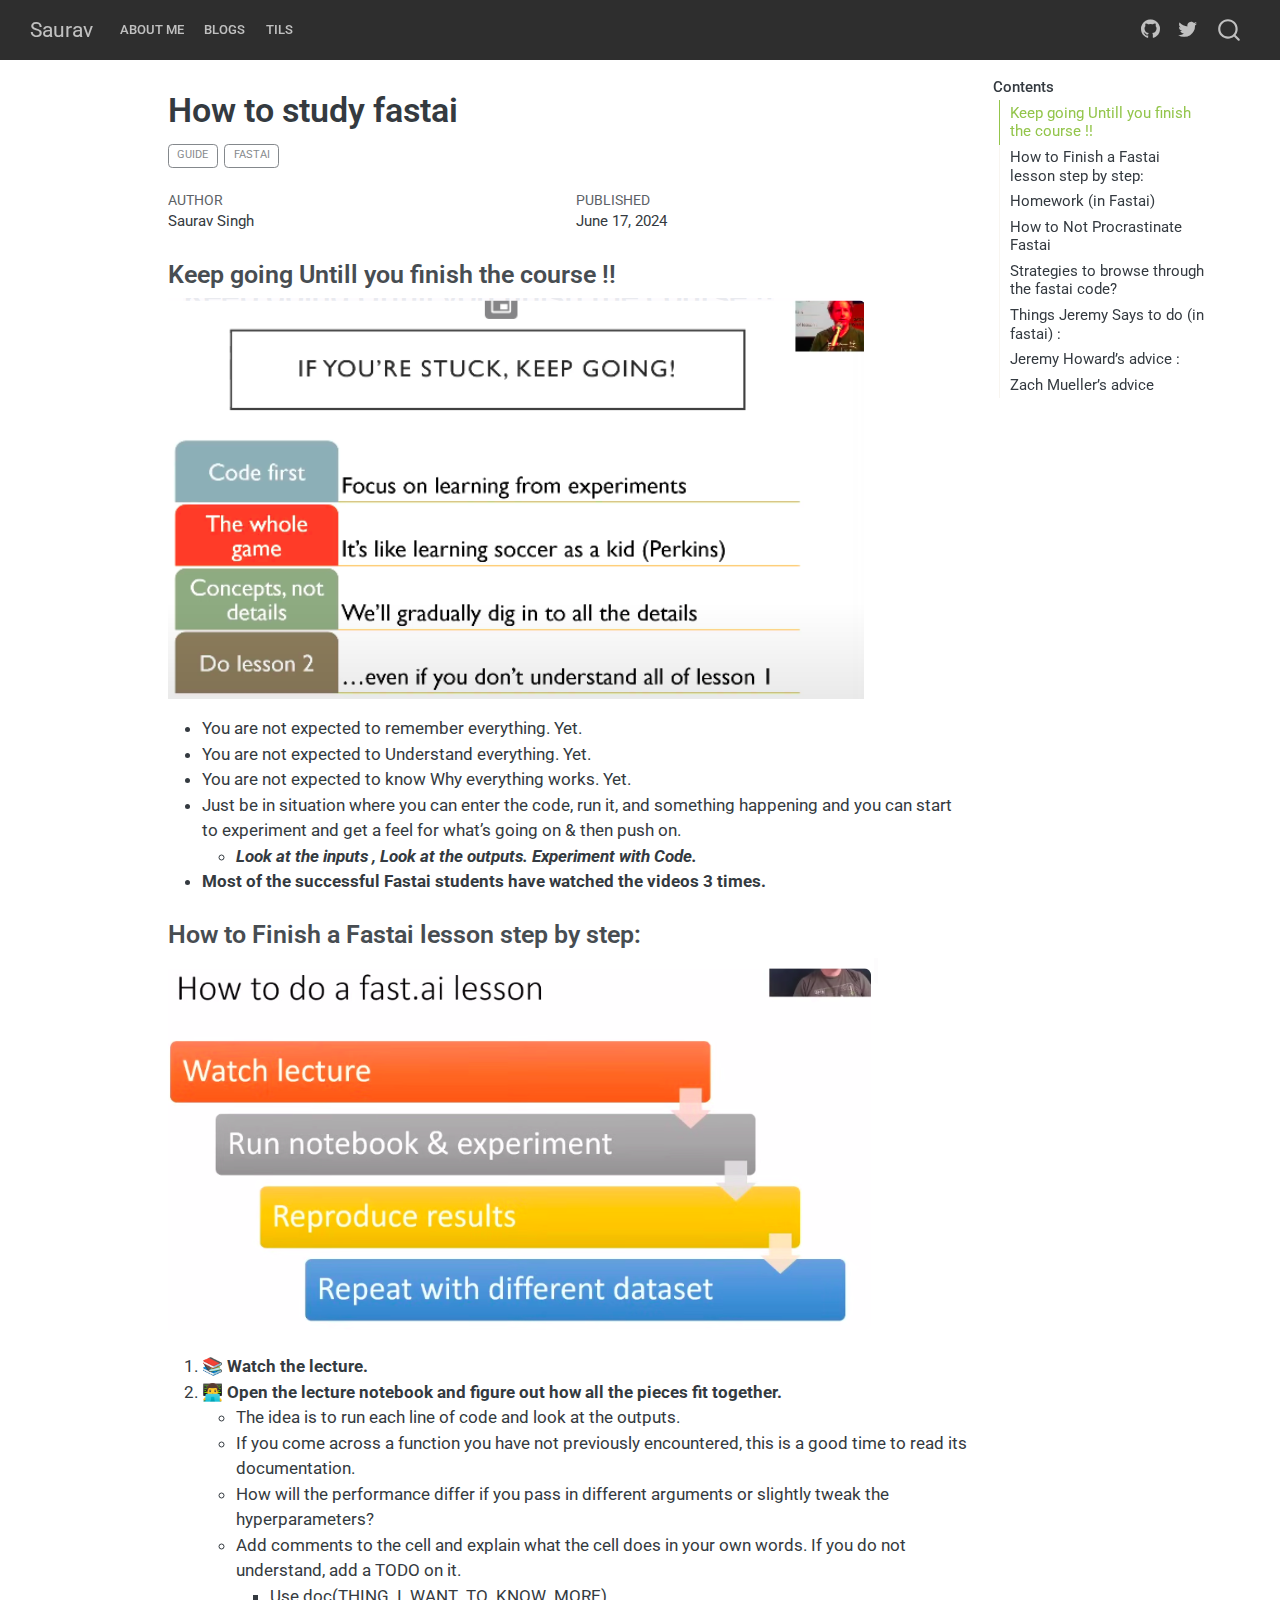
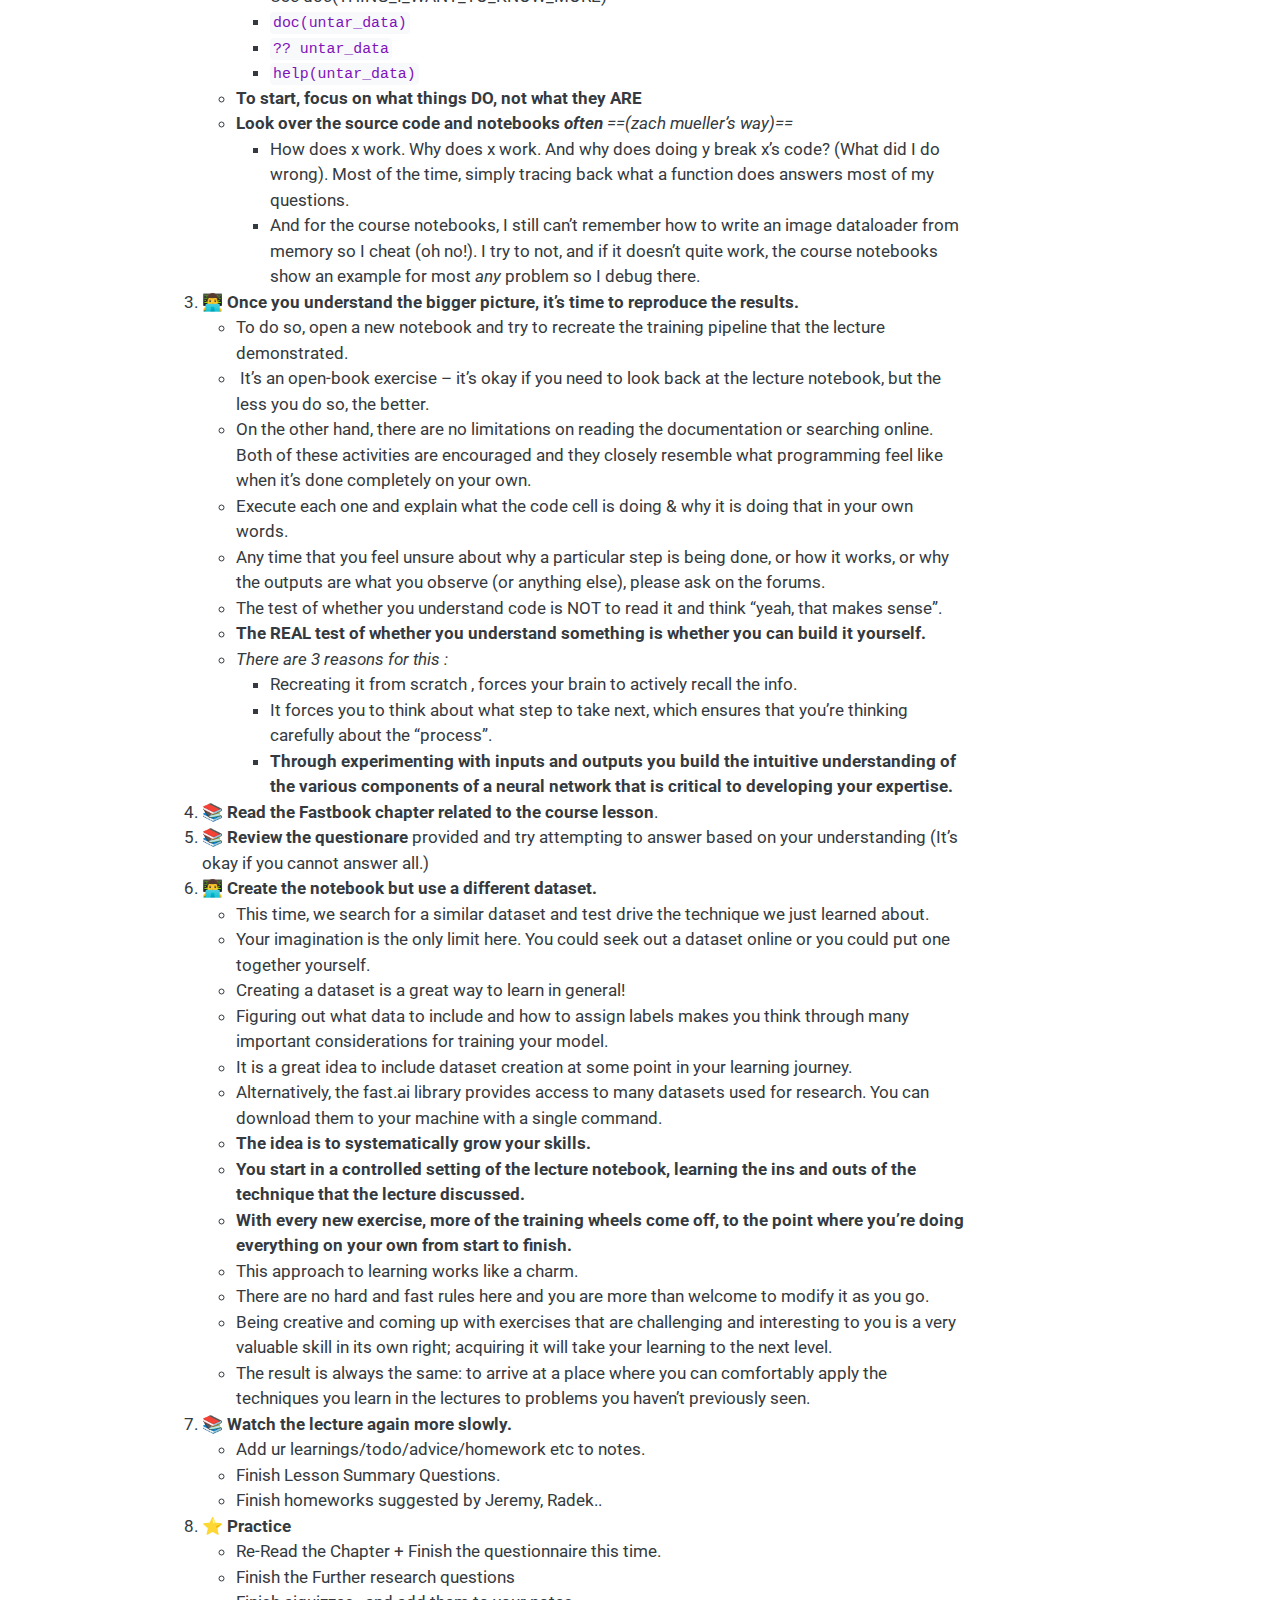
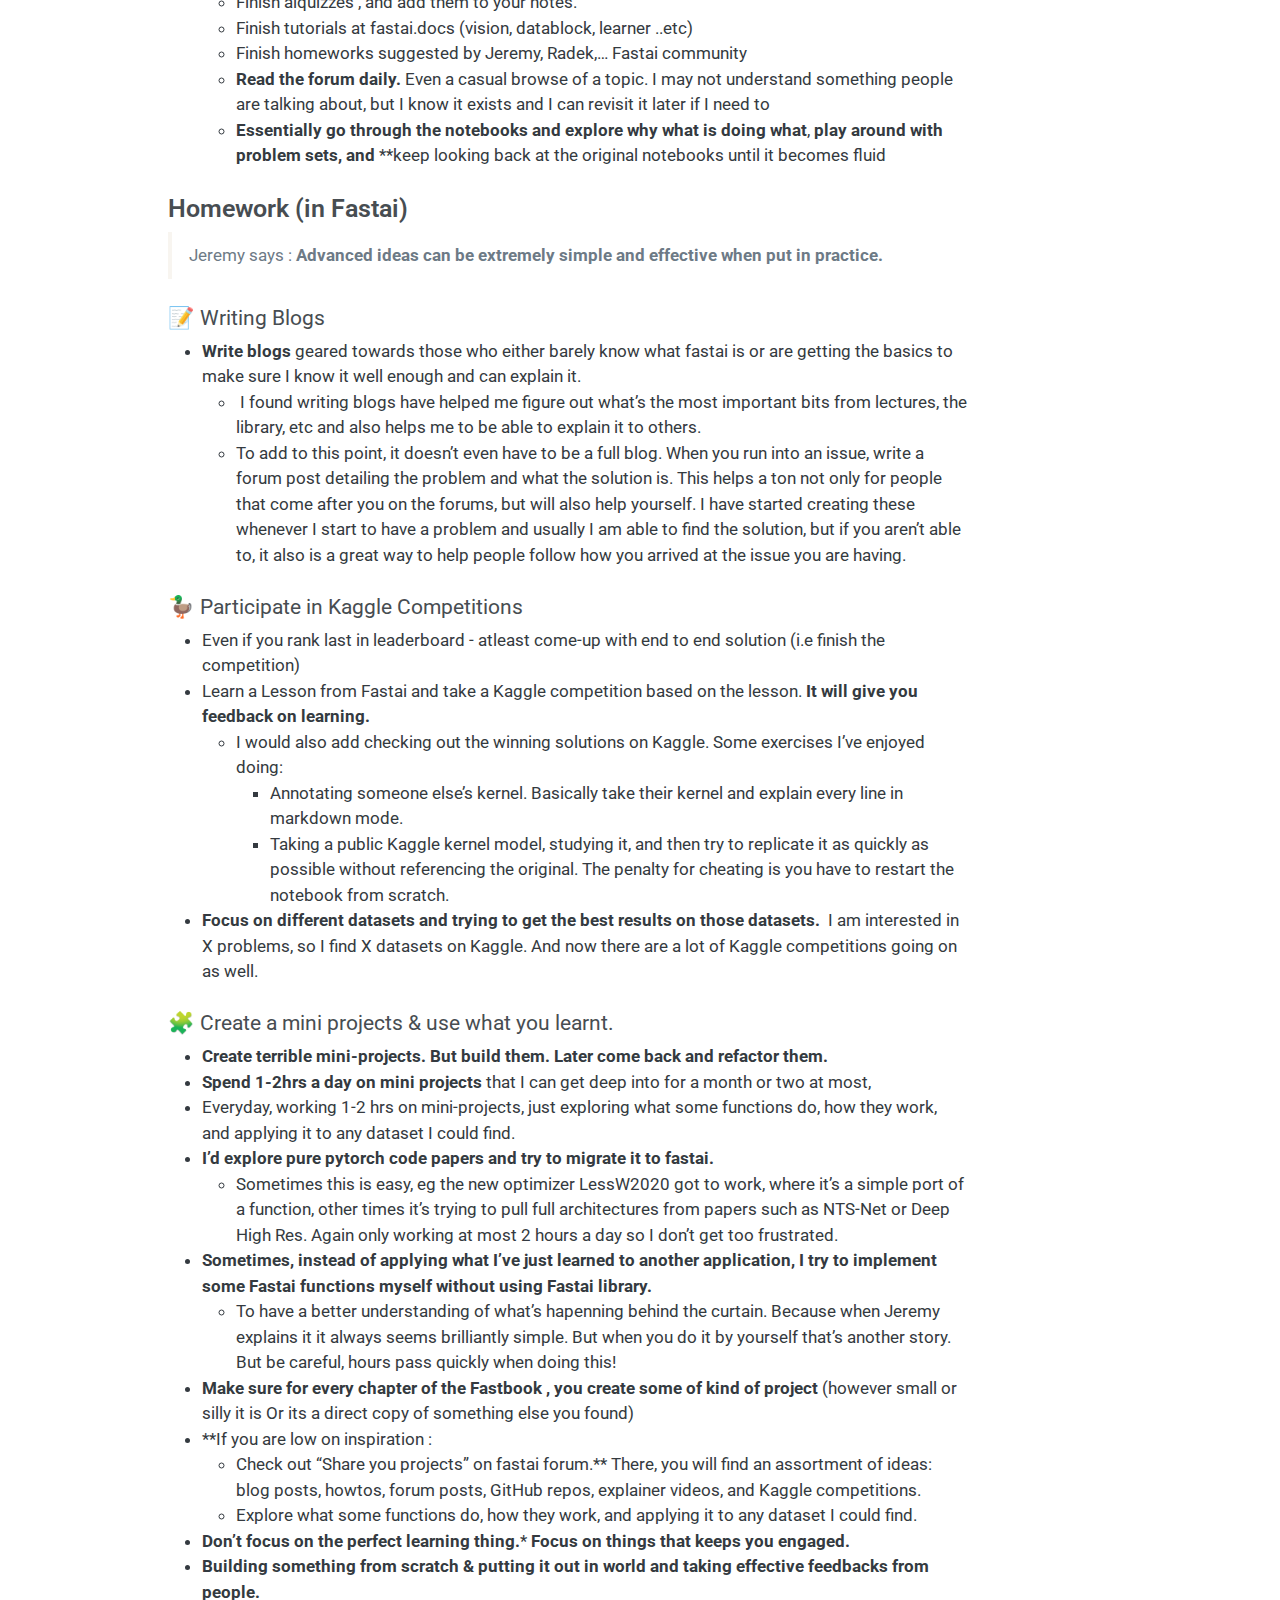
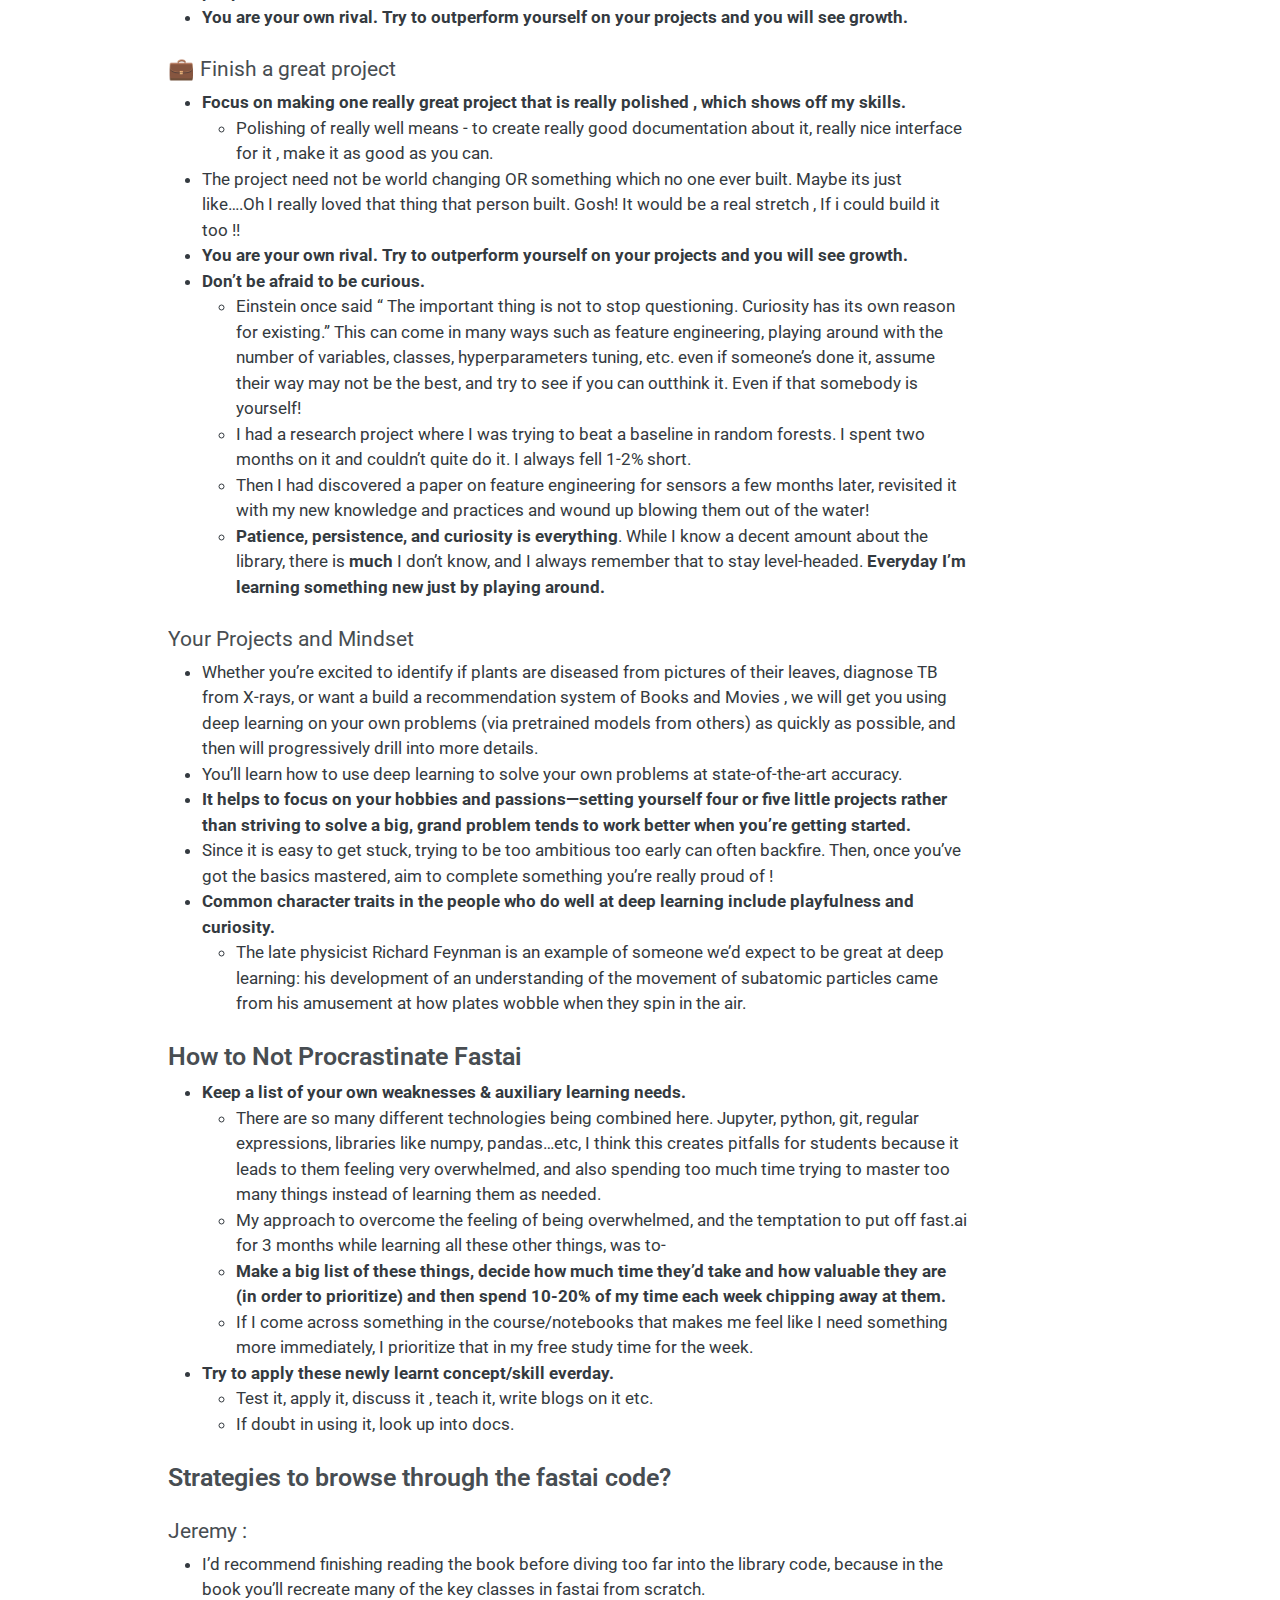
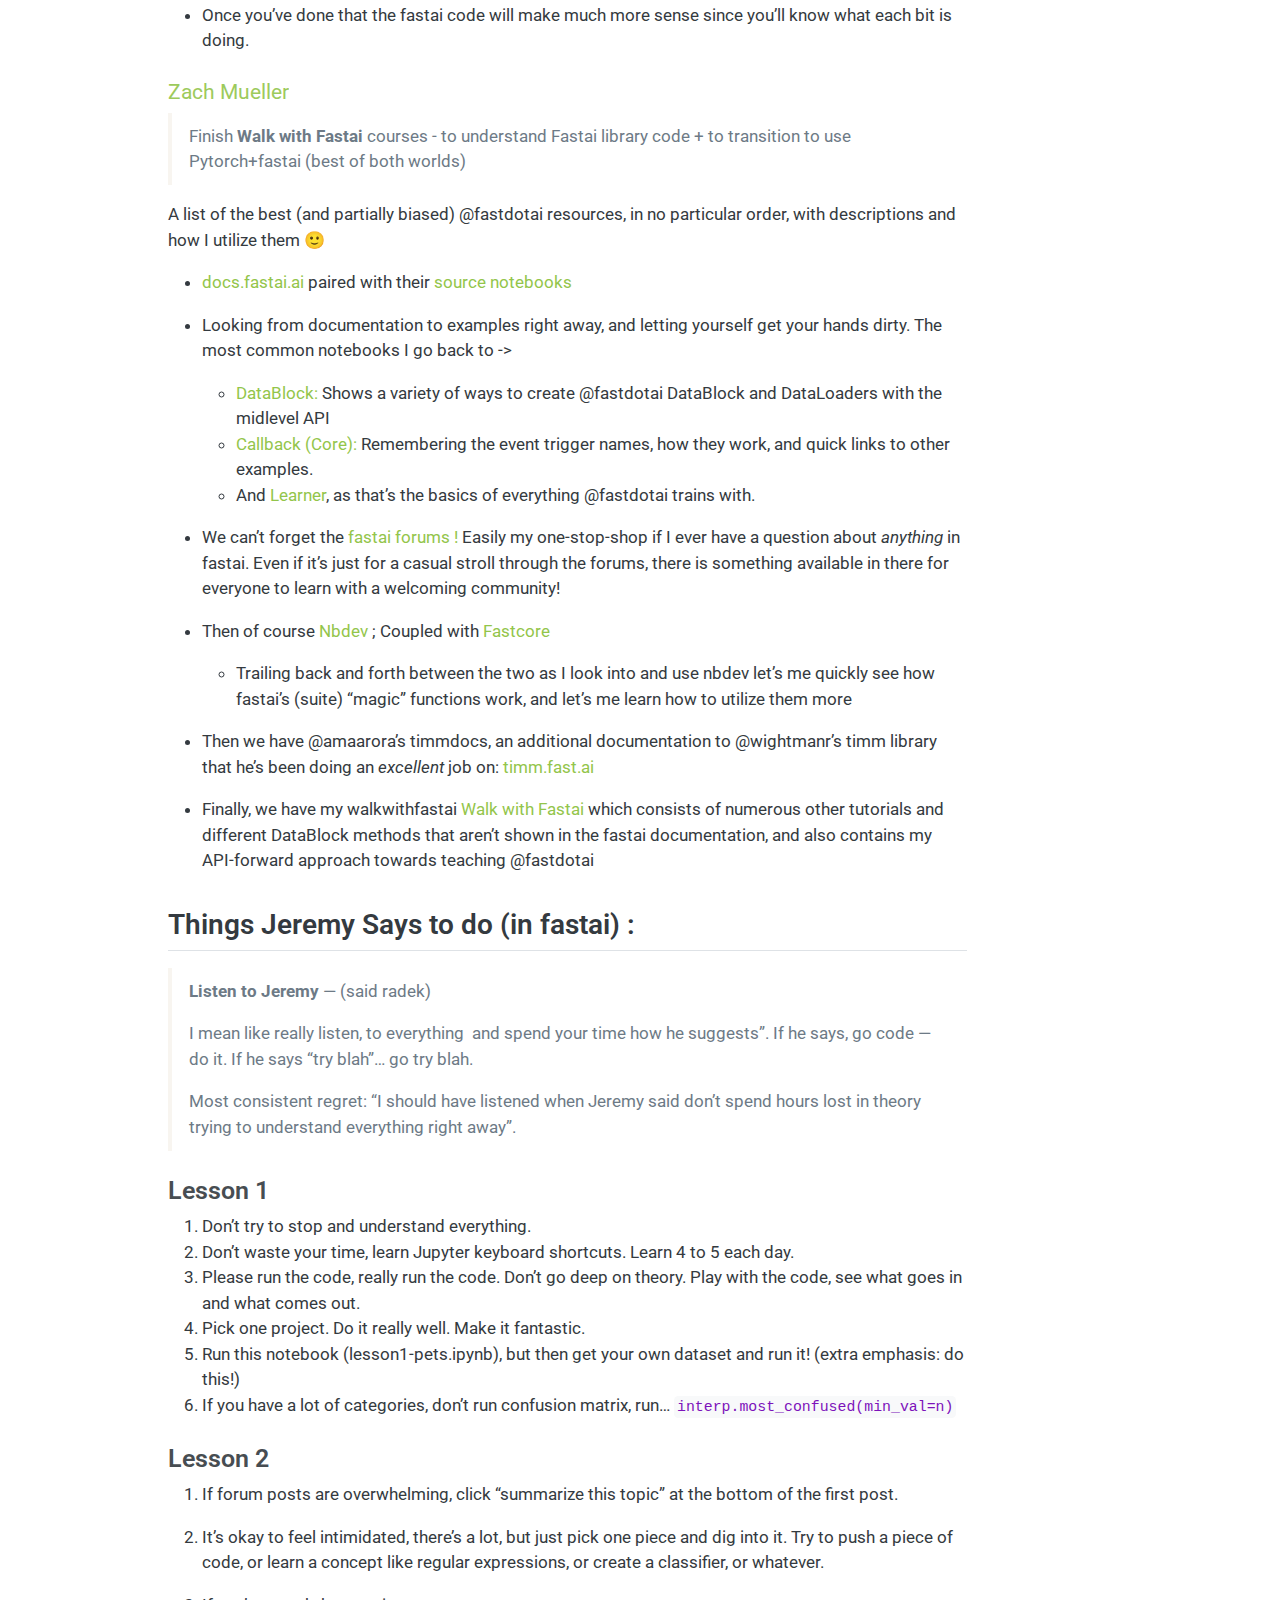
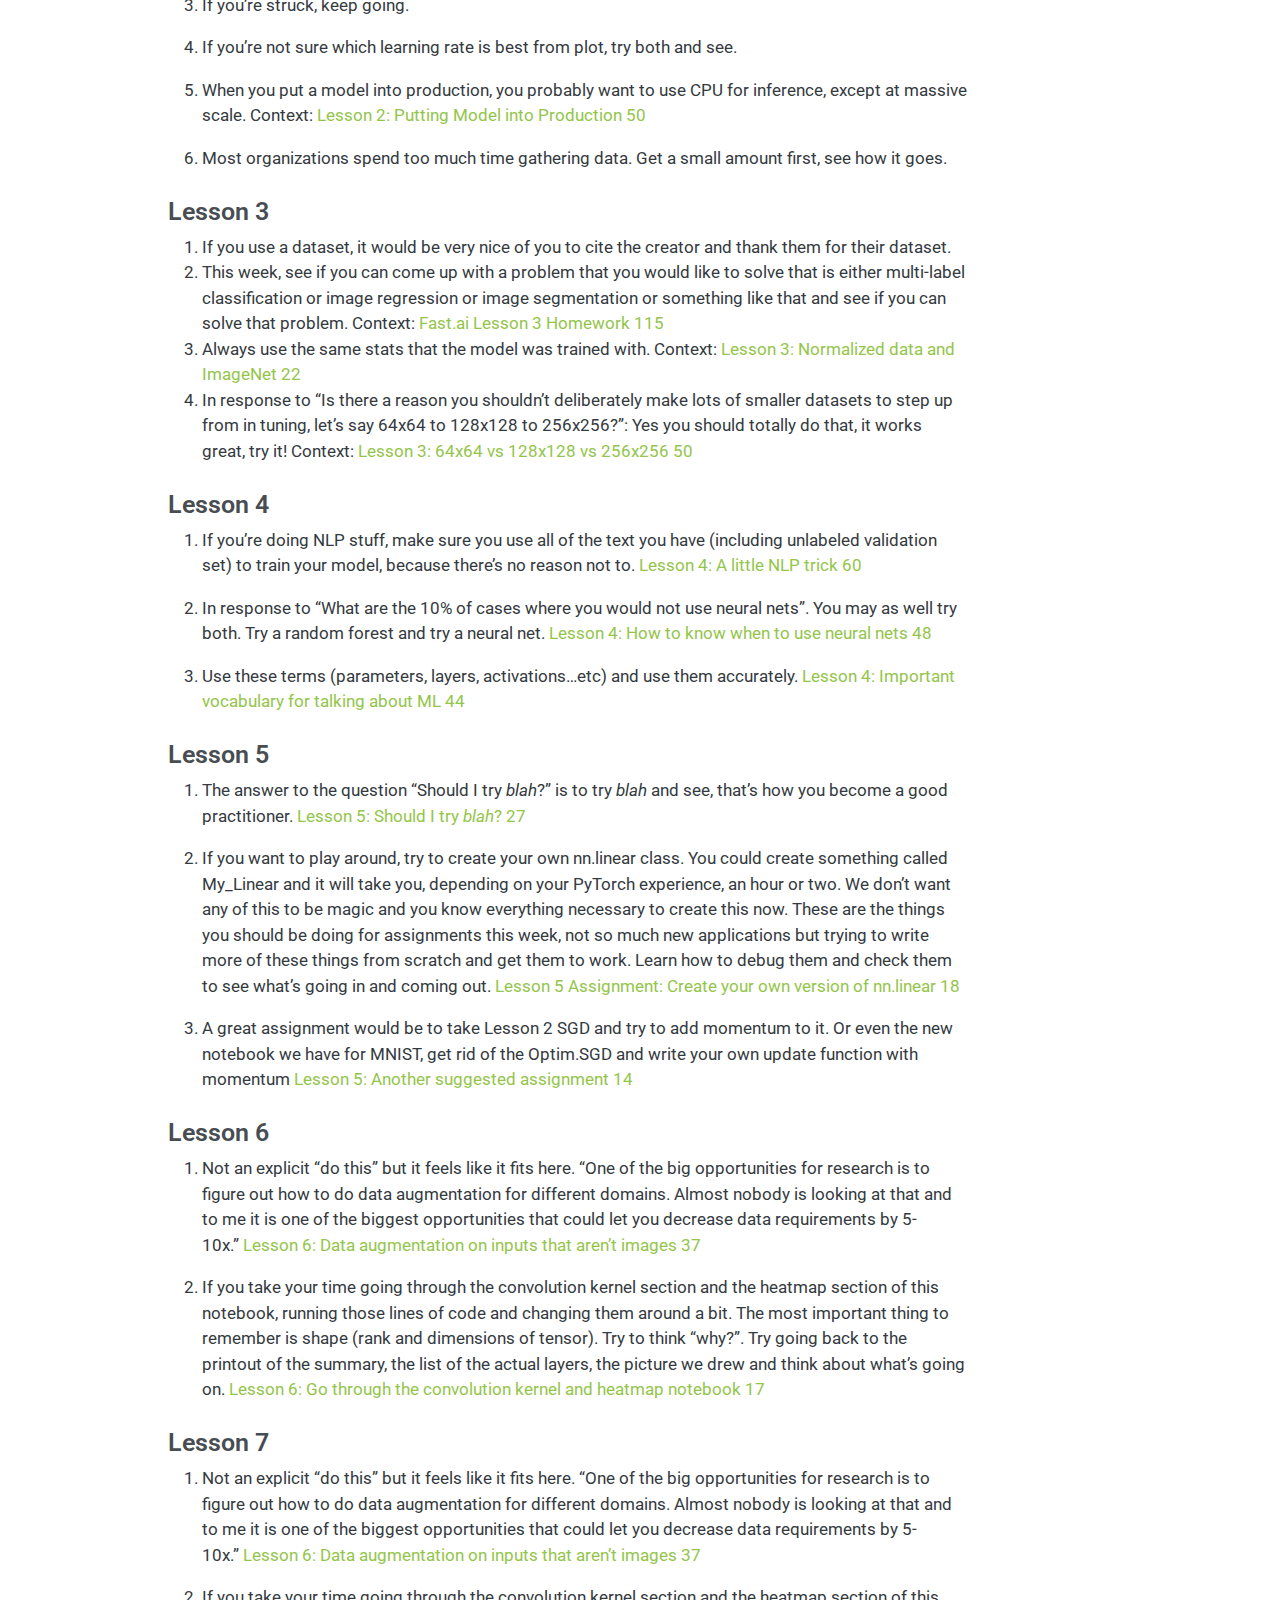
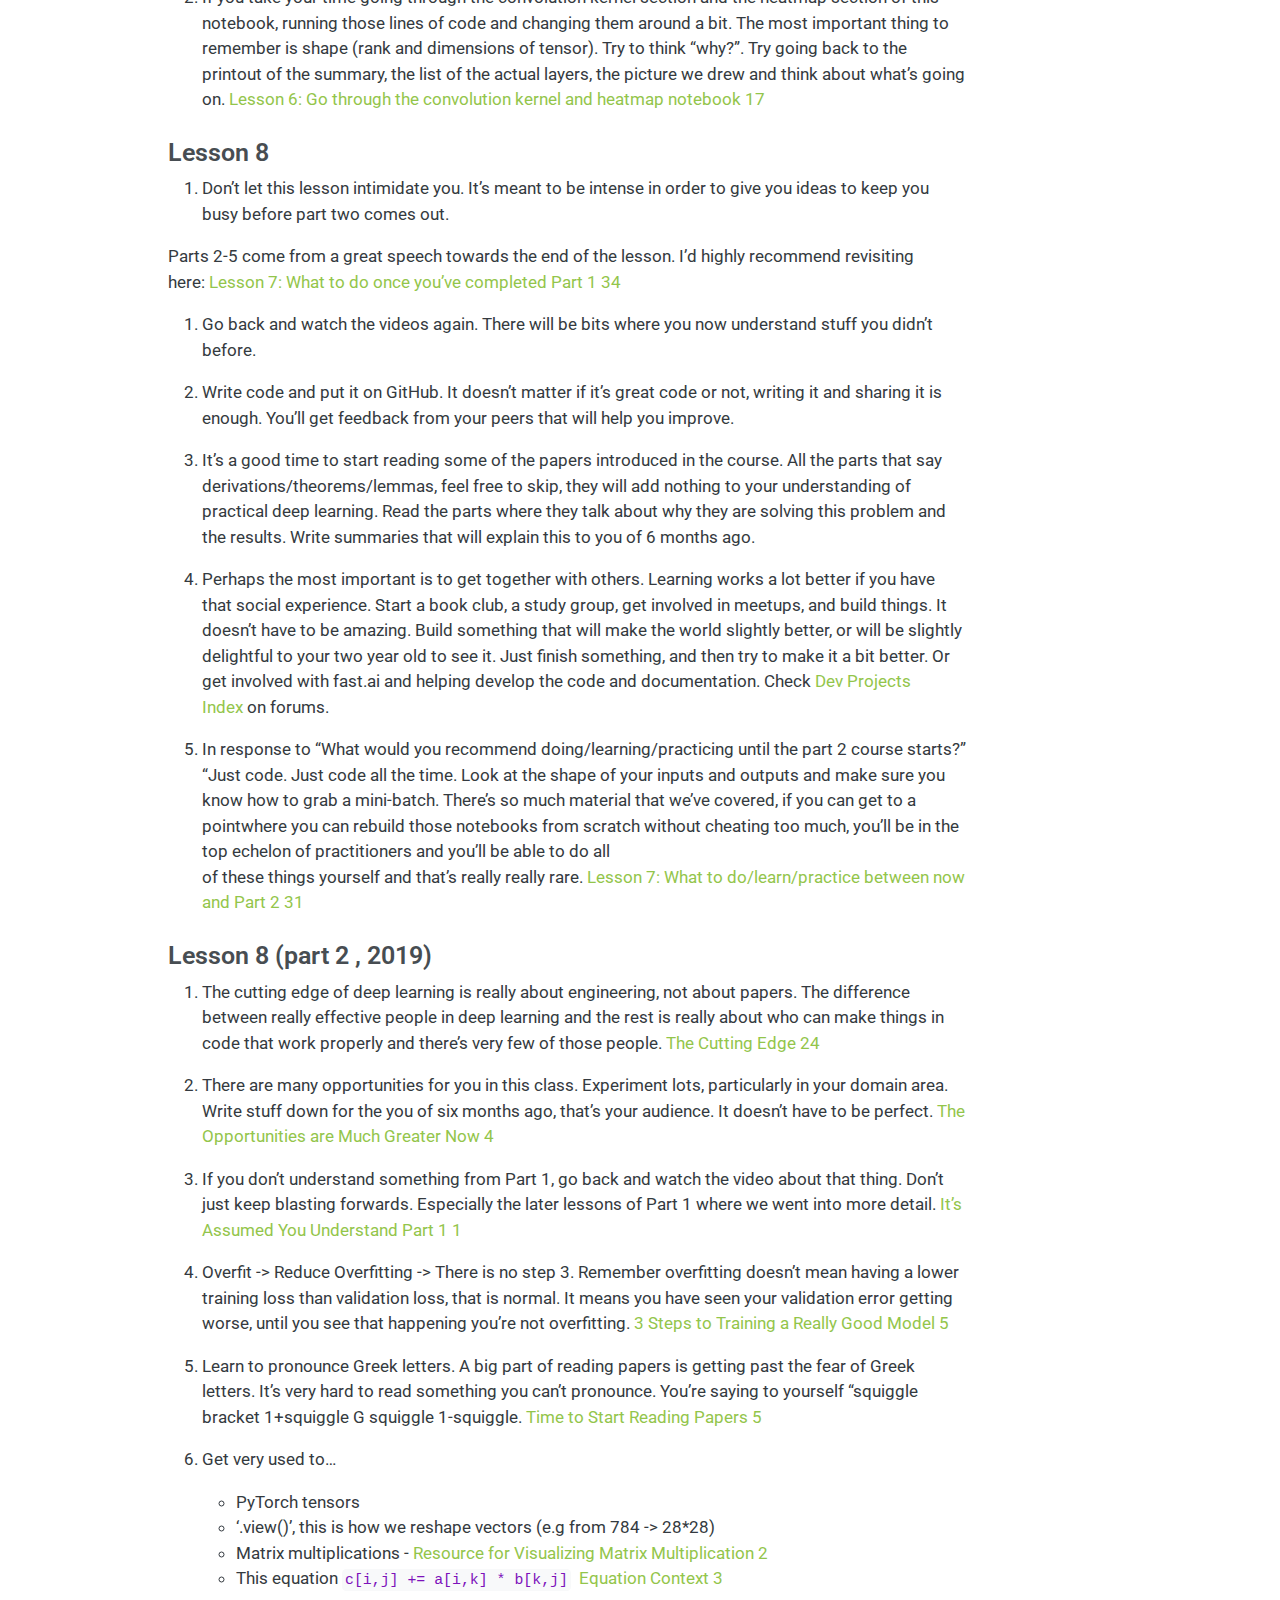
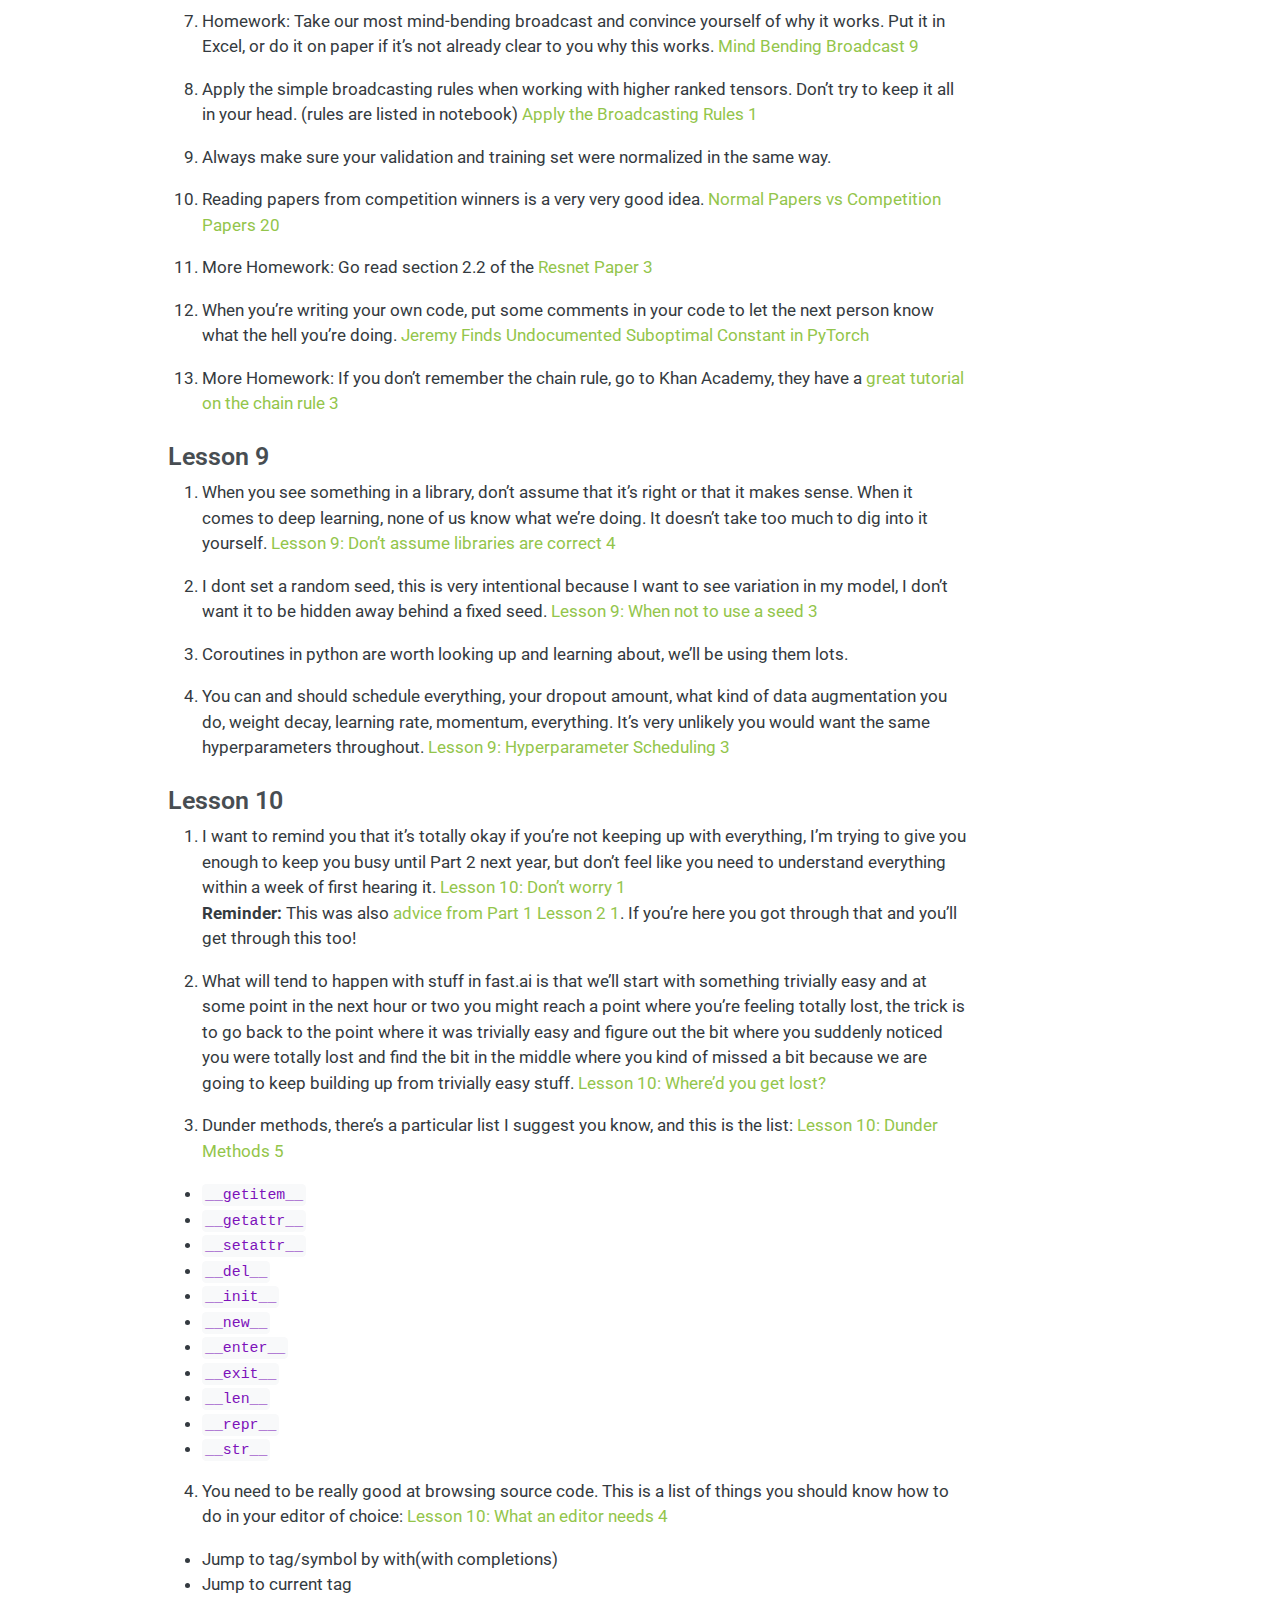
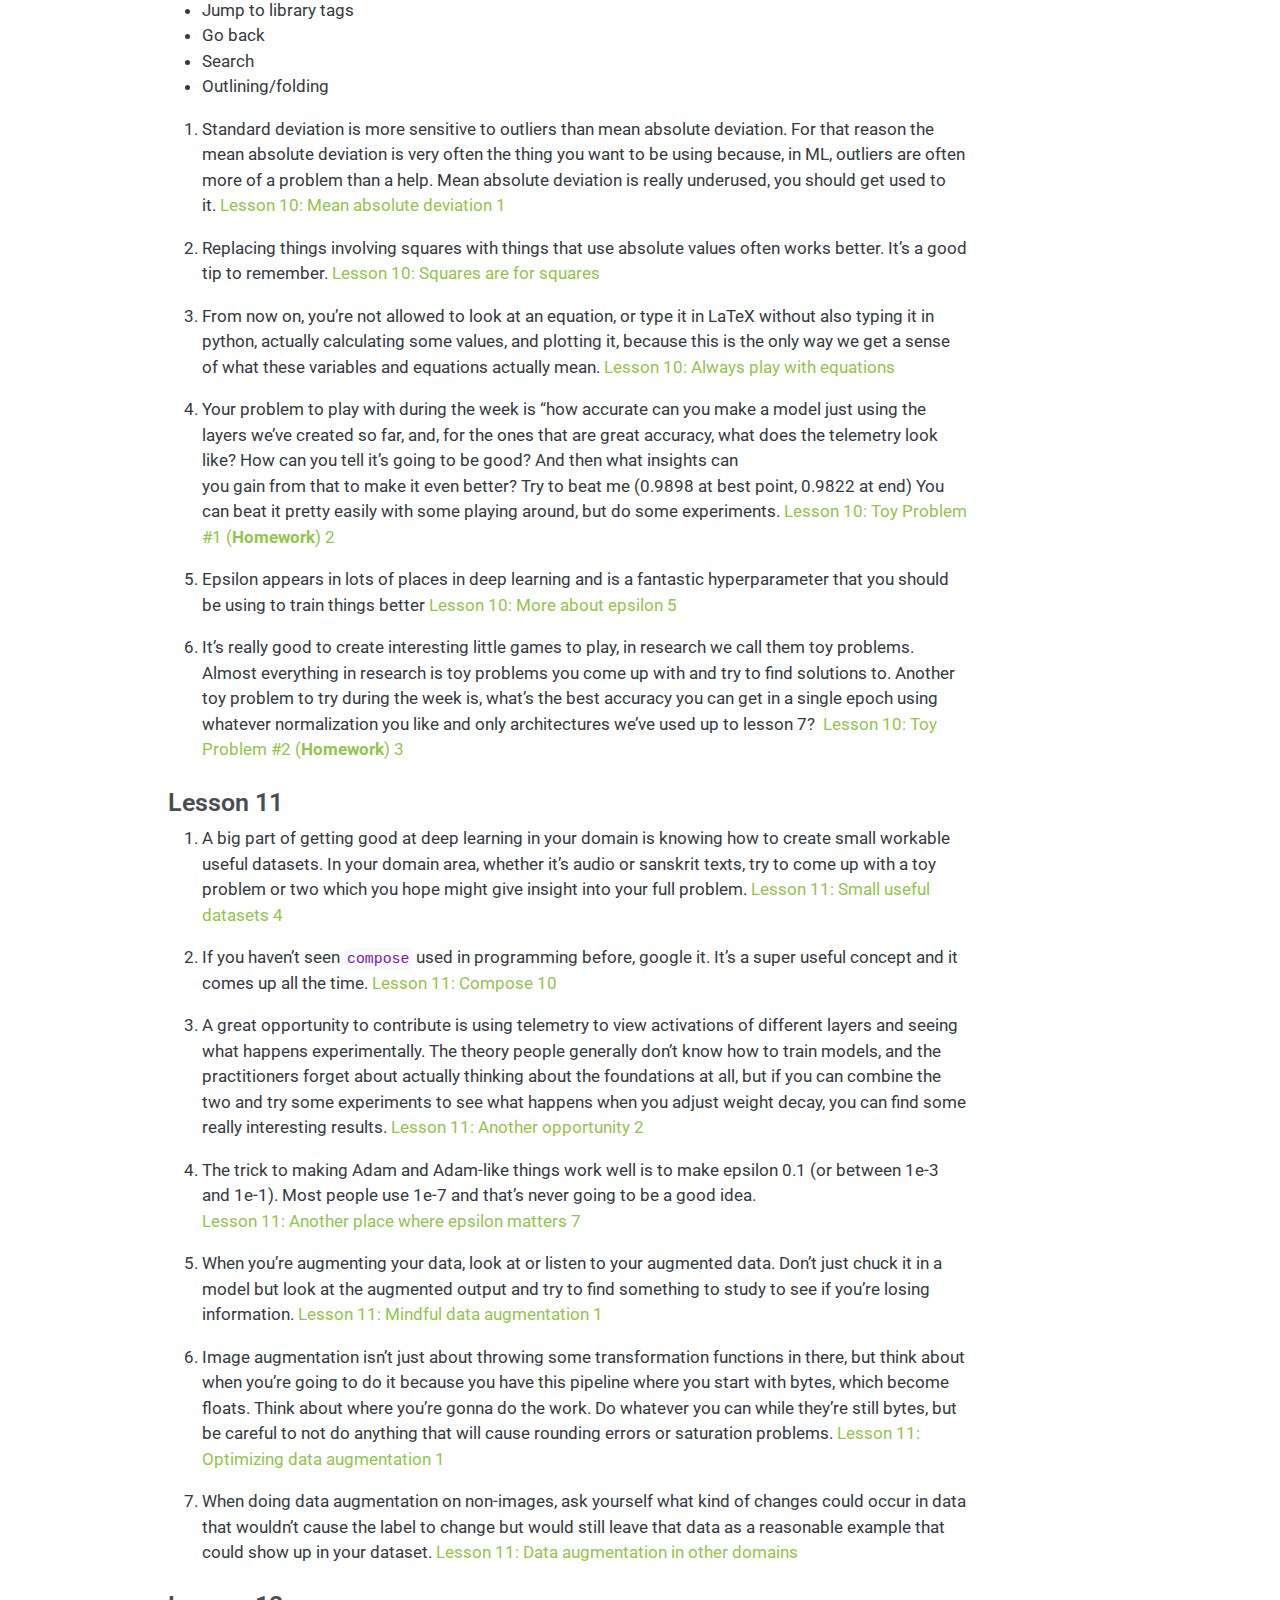
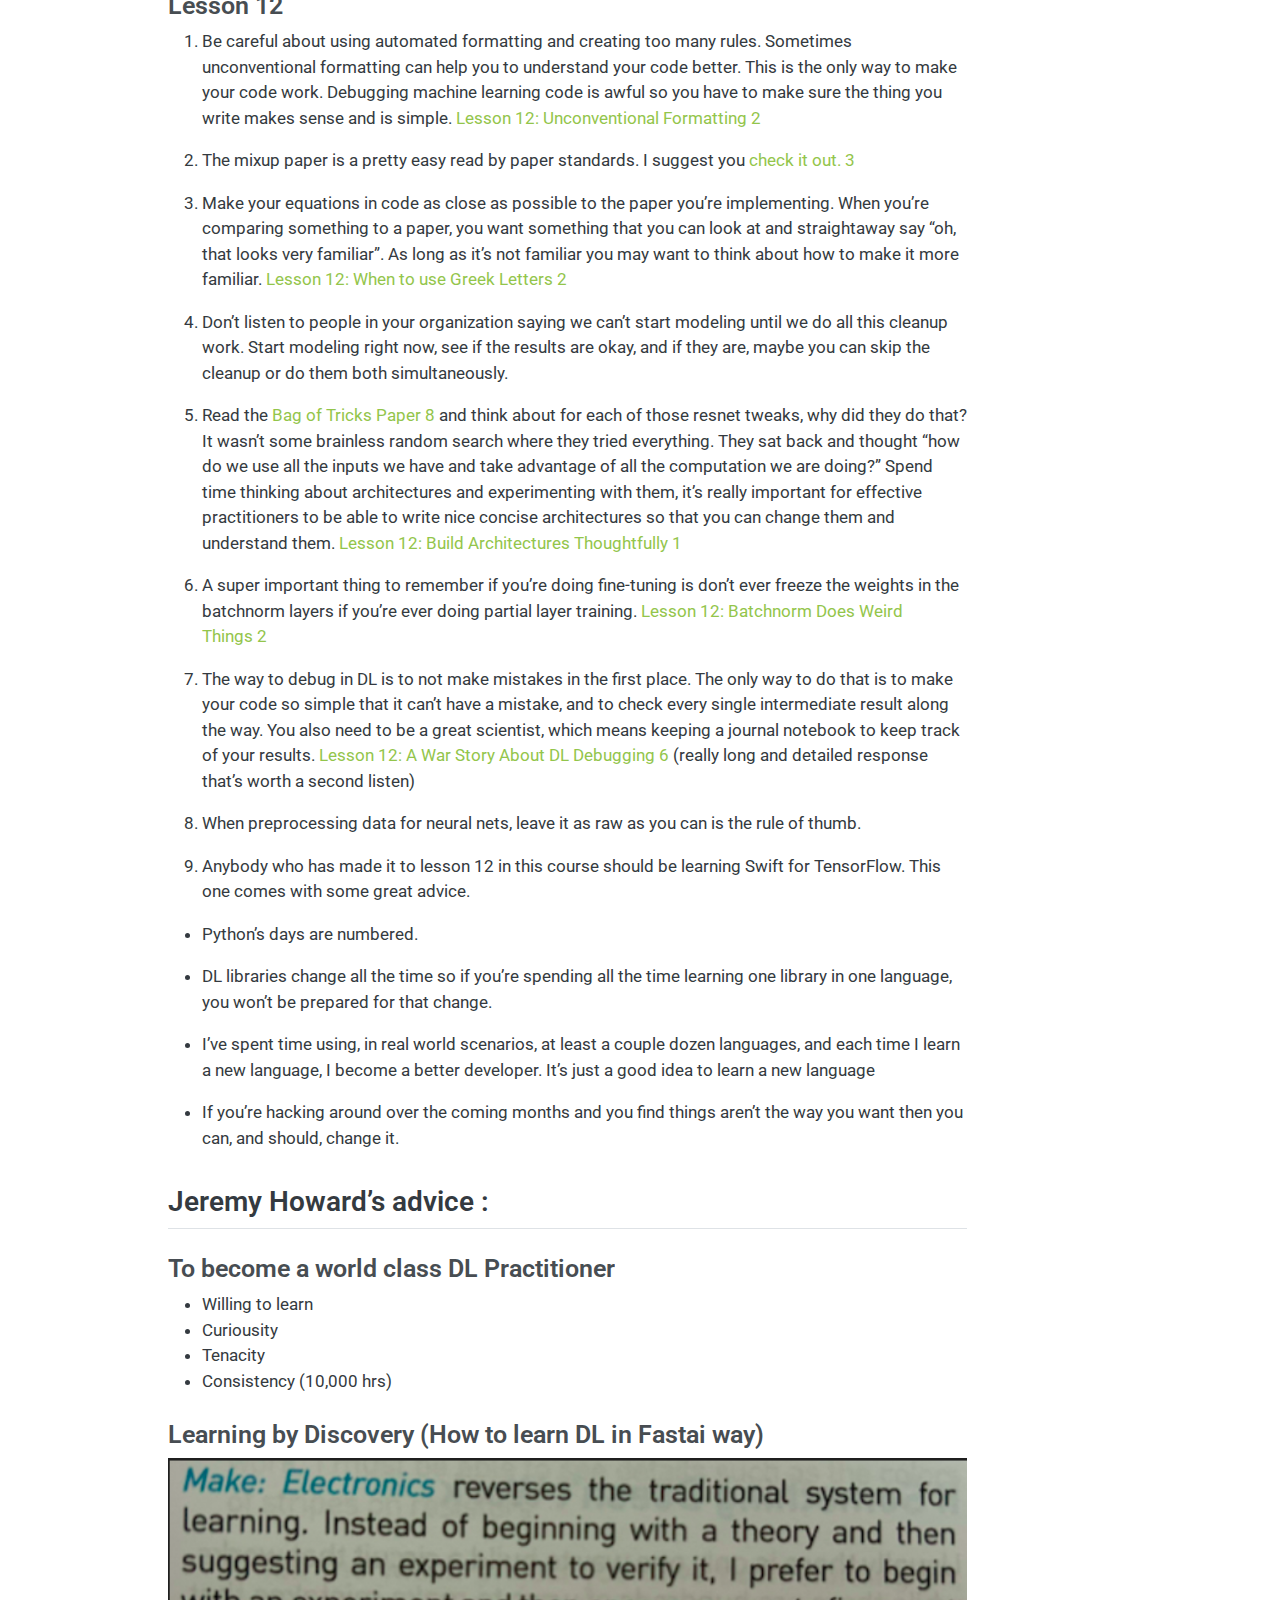
<file: docs/posts/fastai-guide/index.html>
<!DOCTYPE html>
<html xmlns="http://www.w3.org/1999/xhtml" lang="en" xml:lang="en"><head>

<meta charset="utf-8">
<meta name="generator" content="quarto-1.6.37">

<meta name="viewport" content="width=device-width, initial-scale=1.0, user-scalable=yes">

<meta name="author" content="Saurav Singh">
<meta name="dcterms.date" content="2024-06-17">

<title>How to study fastai – Saurav</title>
<style>
code{white-space: pre-wrap;}
span.smallcaps{font-variant: small-caps;}
div.columns{display: flex; gap: min(4vw, 1.5em);}
div.column{flex: auto; overflow-x: auto;}
div.hanging-indent{margin-left: 1.5em; text-indent: -1.5em;}
ul.task-list{list-style: none;}
ul.task-list li input[type="checkbox"] {
  width: 0.8em;
  margin: 0 0.8em 0.2em -1em; /* quarto-specific, see https://github.com/quarto-dev/quarto-cli/issues/4556 */ 
  vertical-align: middle;
}
</style>


<script src="../../site_libs/quarto-nav/quarto-nav.js"></script>
<script src="../../site_libs/quarto-nav/headroom.min.js"></script>
<script src="../../site_libs/clipboard/clipboard.min.js"></script>
<script src="../../site_libs/quarto-search/autocomplete.umd.js"></script>
<script src="../../site_libs/quarto-search/fuse.min.js"></script>
<script src="../../site_libs/quarto-search/quarto-search.js"></script>
<meta name="quarto:offset" content="../../">
<script src="../../site_libs/quarto-html/quarto.js"></script>
<script src="../../site_libs/quarto-html/popper.min.js"></script>
<script src="../../site_libs/quarto-html/tippy.umd.min.js"></script>
<script src="../../site_libs/quarto-html/anchor.min.js"></script>
<link href="../../site_libs/quarto-html/tippy.css" rel="stylesheet">
<link href="../../site_libs/quarto-html/quarto-syntax-highlighting-29e2c20b02301cfff04dc8050bf30c7e.css" rel="stylesheet" id="quarto-text-highlighting-styles">
<script src="../../site_libs/bootstrap/bootstrap.min.js"></script>
<link href="../../site_libs/bootstrap/bootstrap-icons.css" rel="stylesheet">
<link href="../../site_libs/bootstrap/bootstrap-3f9740e16c5aa82324e2d2774081471a.min.css" rel="stylesheet" append-hash="true" id="quarto-bootstrap" data-mode="light">
<script id="quarto-search-options" type="application/json">{
  "location": "navbar",
  "copy-button": false,
  "collapse-after": 3,
  "panel-placement": "end",
  "type": "overlay",
  "limit": 50,
  "keyboard-shortcut": [
    "f",
    "/",
    "s"
  ],
  "show-item-context": false,
  "language": {
    "search-no-results-text": "No results",
    "search-matching-documents-text": "matching documents",
    "search-copy-link-title": "Copy link to search",
    "search-hide-matches-text": "Hide additional matches",
    "search-more-match-text": "more match in this document",
    "search-more-matches-text": "more matches in this document",
    "search-clear-button-title": "Clear",
    "search-text-placeholder": "",
    "search-detached-cancel-button-title": "Cancel",
    "search-submit-button-title": "Submit",
    "search-label": "Search"
  }
}</script>


<link rel="stylesheet" href="../../custom.css">
</head>

<body class="nav-fixed">

<div id="quarto-search-results"></div>
  <header id="quarto-header" class="headroom fixed-top">
    <nav class="navbar navbar-expand-lg " data-bs-theme="dark">
      <div class="navbar-container container-fluid">
      <div class="navbar-brand-container mx-auto">
    <a class="navbar-brand" href="../../index.html">
    <span class="navbar-title">Saurav</span>
    </a>
  </div>
            <div id="quarto-search" class="" title="Search"></div>
          <button class="navbar-toggler" type="button" data-bs-toggle="collapse" data-bs-target="#navbarCollapse" aria-controls="navbarCollapse" role="menu" aria-expanded="false" aria-label="Toggle navigation" onclick="if (window.quartoToggleHeadroom) { window.quartoToggleHeadroom(); }">
  <span class="navbar-toggler-icon"></span>
</button>
          <div class="collapse navbar-collapse" id="navbarCollapse">
            <ul class="navbar-nav navbar-nav-scroll me-auto">
  <li class="nav-item">
    <a class="nav-link" href="../../about.html"> 
<span class="menu-text">About Me</span></a>
  </li>  
  <li class="nav-item">
    <a class="nav-link" href="../../index.html"> 
<span class="menu-text">Blogs</span></a>
  </li>  
  <li class="nav-item">
    <a class="nav-link" href="../../tils.html"> 
<span class="menu-text">TILs</span></a>
  </li>  
</ul>
            <ul class="navbar-nav navbar-nav-scroll ms-auto">
  <li class="nav-item compact">
    <a class="nav-link" href="https://github.com/saurav2040"> <i class="bi bi-github" role="img">
</i> 
<span class="menu-text"></span></a>
  </li>  
  <li class="nav-item compact">
    <a class="nav-link" href="https://x.com/Saurav2023"> <i class="bi bi-twitter" role="img">
</i> 
<span class="menu-text"></span></a>
  </li>  
</ul>
          </div> <!-- /navcollapse -->
            <div class="quarto-navbar-tools">
</div>
      </div> <!-- /container-fluid -->
    </nav>
</header>
<!-- content -->
<div id="quarto-content" class="quarto-container page-columns page-rows-contents page-layout-article page-navbar">
<!-- sidebar -->
<!-- margin-sidebar -->
    <div id="quarto-margin-sidebar" class="sidebar margin-sidebar">
        <nav id="TOC" role="doc-toc" class="toc-active">
    <h2 id="toc-title">Contents</h2>
   
  <ul>
  <li><a href="#keep-going-untill-you-finish-the-course" id="toc-keep-going-untill-you-finish-the-course" class="nav-link active" data-scroll-target="#keep-going-untill-you-finish-the-course">Keep going Untill you finish the course !!</a></li>
  <li><a href="#how-to-finish-a-fastai-lesson-step-by-step" id="toc-how-to-finish-a-fastai-lesson-step-by-step" class="nav-link" data-scroll-target="#how-to-finish-a-fastai-lesson-step-by-step">How to Finish a Fastai lesson step by step:</a></li>
  <li><a href="#homework-in-fastai" id="toc-homework-in-fastai" class="nav-link" data-scroll-target="#homework-in-fastai">Homework (in Fastai)</a></li>
  <li><a href="#how-to-not-procrastinate-fastai" id="toc-how-to-not-procrastinate-fastai" class="nav-link" data-scroll-target="#how-to-not-procrastinate-fastai">How to Not Procrastinate Fastai</a></li>
  <li><a href="#strategies-to-browse-through-the-fastai-code" id="toc-strategies-to-browse-through-the-fastai-code" class="nav-link" data-scroll-target="#strategies-to-browse-through-the-fastai-code">Strategies to browse through the fastai code?</a></li>
  <li><a href="#things-jeremy-says-to-do-in-fastai" id="toc-things-jeremy-says-to-do-in-fastai" class="nav-link" data-scroll-target="#things-jeremy-says-to-do-in-fastai">Things Jeremy Says to do (in fastai) :</a>
  <ul class="collapse">
  <li><a href="#lesson-1" id="toc-lesson-1" class="nav-link" data-scroll-target="#lesson-1">Lesson 1</a></li>
  <li><a href="#lesson-2" id="toc-lesson-2" class="nav-link" data-scroll-target="#lesson-2">Lesson 2</a></li>
  <li><a href="#lesson-3" id="toc-lesson-3" class="nav-link" data-scroll-target="#lesson-3">Lesson 3</a></li>
  <li><a href="#lesson-4" id="toc-lesson-4" class="nav-link" data-scroll-target="#lesson-4">Lesson 4</a></li>
  <li><a href="#lesson-5" id="toc-lesson-5" class="nav-link" data-scroll-target="#lesson-5">Lesson 5</a></li>
  <li><a href="#lesson-6" id="toc-lesson-6" class="nav-link" data-scroll-target="#lesson-6">Lesson 6</a></li>
  <li><a href="#lesson-7" id="toc-lesson-7" class="nav-link" data-scroll-target="#lesson-7">Lesson 7</a></li>
  <li><a href="#lesson-8" id="toc-lesson-8" class="nav-link" data-scroll-target="#lesson-8">Lesson 8</a></li>
  <li><a href="#lesson-8-part-2-2019" id="toc-lesson-8-part-2-2019" class="nav-link" data-scroll-target="#lesson-8-part-2-2019">Lesson 8 (part 2 , 2019)</a></li>
  <li><a href="#lesson-9" id="toc-lesson-9" class="nav-link" data-scroll-target="#lesson-9">Lesson 9</a></li>
  <li><a href="#lesson-10" id="toc-lesson-10" class="nav-link" data-scroll-target="#lesson-10">Lesson 10</a></li>
  <li><a href="#lesson-11" id="toc-lesson-11" class="nav-link" data-scroll-target="#lesson-11">Lesson 11</a></li>
  <li><a href="#lesson-12" id="toc-lesson-12" class="nav-link" data-scroll-target="#lesson-12">Lesson 12</a></li>
  </ul></li>
  <li><a href="#jeremy-howards-advice" id="toc-jeremy-howards-advice" class="nav-link" data-scroll-target="#jeremy-howards-advice">Jeremy Howard’s advice :</a>
  <ul class="collapse">
  <li><a href="#to-become-a-world-class-dl-practitioner" id="toc-to-become-a-world-class-dl-practitioner" class="nav-link" data-scroll-target="#to-become-a-world-class-dl-practitioner">To become a world class DL Practitioner</a></li>
  <li><a href="#learning-by-discovery-how-to-learn-dl-in-fastai-way" id="toc-learning-by-discovery-how-to-learn-dl-in-fastai-way" class="nav-link" data-scroll-target="#learning-by-discovery-how-to-learn-dl-in-fastai-way">Learning by Discovery (How to learn DL in Fastai way)</a></li>
  <li><a href="#fastai-lesson-0" id="toc-fastai-lesson-0" class="nav-link" data-scroll-target="#fastai-lesson-0">Fastai : Lesson 0</a></li>
  <li><a href="#your-projects-and-mindset-1" id="toc-your-projects-and-mindset-1" class="nav-link" data-scroll-target="#your-projects-and-mindset-1">Your Projects and Mindset</a></li>
  <li><a href="#tenacity-and-deep-learning" id="toc-tenacity-and-deep-learning" class="nav-link" data-scroll-target="#tenacity-and-deep-learning">Tenacity and Deep Learning</a></li>
  <li><a href="#self-learning-tips" id="toc-self-learning-tips" class="nav-link" data-scroll-target="#self-learning-tips">Self-Learning Tips</a></li>
  <li><a href="#you-dont-need-a-mastersphd-to-succeed-at-deep-learning" id="toc-you-dont-need-a-mastersphd-to-succeed-at-deep-learning" class="nav-link" data-scroll-target="#you-dont-need-a-mastersphd-to-succeed-at-deep-learning">You don’t need a Masters/PHD to succeed at deep learning</a></li>
  </ul></li>
  <li><a href="#zach-muellers-advice" id="toc-zach-muellers-advice" class="nav-link" data-scroll-target="#zach-muellers-advice">Zach Mueller’s advice</a>
  <ul class="collapse">
  <li><a href="#how-to-contribute-to-fastai-library" id="toc-how-to-contribute-to-fastai-library" class="nav-link" data-scroll-target="#how-to-contribute-to-fastai-library">How to contribute to Fastai library</a></li>
  </ul></li>
  </ul>
</nav>
    </div>
<!-- main -->
<main class="content" id="quarto-document-content">

<header id="title-block-header" class="quarto-title-block default">
<div class="quarto-title">
<h1 class="title">How to study fastai</h1>
  <div class="quarto-categories">
    <div class="quarto-category">guide</div>
    <div class="quarto-category">fastai</div>
  </div>
  </div>



<div class="quarto-title-meta">

    <div>
    <div class="quarto-title-meta-heading">Author</div>
    <div class="quarto-title-meta-contents">
             <p>Saurav Singh </p>
          </div>
  </div>
    
    <div>
    <div class="quarto-title-meta-heading">Published</div>
    <div class="quarto-title-meta-contents">
      <p class="date">June 17, 2024</p>
    </div>
  </div>
  
    
  </div>
  


</header>


<section id="keep-going-untill-you-finish-the-course" class="level3">
<h3 class="anchored" data-anchor-id="keep-going-untill-you-finish-the-course">Keep going Untill you finish the course !!</h3>
<p><img src="images/paste-1.png" class="img-fluid"></p>
<ul>
<li>You are not expected to remember everything. Yet.</li>
<li>You are not expected to Understand everything. Yet.</li>
<li>You are not expected to know Why everything works. Yet.</li>
<li>Just be in situation where you can enter the code, run it, and something happening and you can start to experiment and get a feel for what’s going on &amp; then push on.
<ul>
<li><strong><em>Look at the inputs , Look at the outputs. Experiment with Code.</em></strong></li>
</ul></li>
<li><strong>Most of the successful Fastai students have watched the videos 3 times.</strong></li>
</ul>
</section>
<section id="how-to-finish-a-fastai-lesson-step-by-step" class="level3">
<h3 class="anchored" data-anchor-id="how-to-finish-a-fastai-lesson-step-by-step">How to Finish a Fastai lesson step by step:</h3>
<p><img src="images/paste-2.png" class="img-fluid"></p>
<ol type="1">
<li>📚 <strong>Watch the lecture.</strong></li>
<li>👨‍💻 <strong>Open the lecture notebook and figure out how all the pieces fit together.</strong>
<ul>
<li>The idea is to run each line of code and look at the outputs.&nbsp;</li>
<li>If you come across a function you have not previously encountered, this is a good time to read its documentation.&nbsp;</li>
<li>How will the performance differ if you pass in different arguments or slightly tweak the hyperparameters?</li>
<li>Add comments to the cell and explain what the cell does in your own words. If you do not understand, add a TODO on it.
<ul>
<li>Use doc(THING_I_WANT_TO_KNOW_MORE)</li>
<li><code>doc(untar_data)</code></li>
<li><code>?? untar_data</code>&nbsp;</li>
<li><code>help(untar_data)</code></li>
</ul></li>
<li><strong>To start, focus on what things DO, not what they ARE</strong></li>
<li><strong>Look over the source code and notebooks&nbsp;<em>often</em></strong> <em>==(zach mueller’s way)==</em>
<ul>
<li>How does x work. Why does x work. And why does doing y break x’s code? (What did I do wrong). Most of the time, simply tracing back what a function does answers most of my questions.</li>
<li>And for the course notebooks, I still can’t remember how to write an image dataloader from memory so I cheat (oh no!). I try to not, and if it doesn’t quite work, the course notebooks show an example for most&nbsp;<em>any</em>&nbsp;problem so I debug there.</li>
</ul></li>
</ul></li>
<li>👨‍💻 <strong>Once you understand the bigger picture, it’s time to reproduce the results.</strong>
<ul>
<li>To do so, open a new notebook and try to recreate the training pipeline that the lecture demonstrated.<br>
</li>
<li>&nbsp;It’s an open-book exercise – it’s okay if you need to look back at the lecture notebook, but the less you do so, the better.</li>
<li>On the other hand, there are no limitations on reading the documentation or searching online. Both of these activities are encouraged and they closely resemble what programming feel like when it’s done completely on your own.</li>
<li>Execute each one and explain what the code cell is doing &amp; why it is doing that in your own words.</li>
<li>Any time that you feel unsure about why a particular step is being done, or how it works, or why the outputs are what you observe (or anything else), please ask on the forums.</li>
<li>The test of whether you understand code is NOT to read it and think “yeah, that makes sense”.</li>
<li><strong>The REAL test of whether you understand something is whether you can build it yourself.</strong></li>
<li><em>There are 3 reasons for this :</em>
<ul>
<li>Recreating it from scratch , forces your brain to actively recall the info.</li>
<li>It forces you to think about what step to take next, which ensures that you’re thinking carefully about the “process”.</li>
<li><strong>Through experimenting with inputs and outputs you build the intuitive understanding of the various components of a neural network that is critical to developing your expertise.</strong></li>
</ul></li>
</ul></li>
<li>📚 <strong>Read the Fastbook chapter related to the course lesson</strong>.</li>
<li>📚 <strong>Review the questionare</strong> provided and try attempting to answer based on your understanding (It’s okay if you cannot answer all.)</li>
<li>👨‍💻 <strong>Create the notebook but use a different dataset.</strong>
<ul>
<li>This time, we search for a similar dataset and test drive the technique we just learned about.<br>
</li>
<li>Your imagination is the only limit here. You could seek out a dataset online or you could put one together yourself.</li>
<li>Creating a dataset is a great way to learn in general!&nbsp;</li>
<li>Figuring out what data to include and how to assign labels makes you think through many important considerations for training your model.&nbsp;</li>
<li>It is a great idea to include dataset creation at some point in your learning journey.<br>
</li>
<li>Alternatively, the fast.ai library provides access to many datasets used for research. You can download them to your machine with a single command.<br>
</li>
<li><strong>The idea is to systematically grow your skills.</strong><br>
</li>
<li><strong>You start in a controlled setting of the lecture notebook, learning the ins and outs of the technique that the lecture discussed.</strong><br>
</li>
<li><strong>With every new exercise, more of the training wheels come off, to the point where you’re doing everything on your own from start to finish.</strong></li>
<li>This approach to learning works like a charm.<br>
</li>
<li>There are no hard and fast rules here and you are more than welcome to modify it as you go.<br>
</li>
<li>Being creative and coming up with exercises that are challenging and interesting to you is a very valuable skill in its own right; acquiring it will take your learning to the next level.<br>
</li>
<li>The result is always the same: to arrive at a place where you can comfortably apply the techniques you learn in the lectures to problems you haven’t previously seen.</li>
</ul></li>
<li>📚 <strong>Watch the lecture again more slowly.</strong>
<ul>
<li>Add ur learnings/todo/advice/homework etc to notes.</li>
<li>Finish Lesson Summary Questions.</li>
<li>Finish homeworks suggested by Jeremy, Radek..</li>
</ul></li>
<li>⭐ <strong>Practice</strong>
<ul>
<li>Re-Read the Chapter + Finish the questionnaire this time.</li>
<li>Finish the Further research questions&nbsp;</li>
<li>Finish aiquizzes , and add them to your notes.</li>
<li>Finish tutorials at fastai.docs (vision, datablock, learner ..etc)</li>
<li>Finish homeworks suggested by Jeremy, Radek,… Fastai community</li>
<li><strong>Read the forum daily.</strong> Even a casual browse of a topic. I may not understand something people are talking about, but I know it exists and I can revisit it later if I need to</li>
<li><strong>Essentially go through the notebooks and explore why what is doing what</strong>, <strong>play around with problem sets, and</strong> **keep looking back at the original notebooks until it becomes fluid</li>
</ul></li>
</ol>
</section>
<section id="homework-in-fastai" class="level3">
<h3 class="anchored" data-anchor-id="homework-in-fastai">Homework (in Fastai)</h3>
<blockquote class="blockquote">
<p>Jeremy says : <strong>Advanced ideas can be extremely simple and effective when put in practice.</strong></p>
</blockquote>
<section id="writing-blogs" class="level4">
<h4 class="anchored" data-anchor-id="writing-blogs">📝 Writing Blogs</h4>
<ul>
<li><strong>Write blogs</strong> geared towards those who either barely know what fastai is or are getting the basics to make sure I know it well enough and can explain it.
<ul>
<li>&nbsp;I found writing blogs have helped me figure out what’s the most important bits from lectures, the library, etc and also helps me to be able to explain it to others.</li>
<li>To add to this point, it doesn’t even have to be a full blog. When you run into an issue, write a forum post detailing the problem and what the solution is. This helps a ton not only for people that come after you on the forums, but will also help yourself. I have started creating these whenever I start to have a problem and usually I am able to find the solution, but if you aren’t able to, it also is a great way to help people follow how you arrived at the issue you are having.</li>
</ul></li>
</ul>
</section>
<section id="participate-in-kaggle-competitions" class="level4">
<h4 class="anchored" data-anchor-id="participate-in-kaggle-competitions">🦆 Participate in Kaggle Competitions</h4>
<ul>
<li>Even if you rank last in leaderboard - atleast come-up with end to end solution (i.e finish the competition)</li>
<li>Learn a Lesson from Fastai and take a Kaggle competition based on the lesson.&nbsp;<strong>It will give you feedback on learning.</strong>
<ul>
<li>I would also add checking out the winning solutions on Kaggle. Some exercises I’ve enjoyed doing:
<ul>
<li>Annotating someone else’s kernel. Basically take their kernel and explain every line in markdown mode.</li>
<li>Taking a public Kaggle kernel model, studying it, and then try to replicate it as quickly as possible without referencing the original. The penalty for cheating is you have to restart the notebook from scratch.</li>
</ul></li>
</ul></li>
<li><strong>Focus on different datasets and trying to get the best results on those datasets.</strong> &nbsp;I am interested in X problems, so I find X datasets on Kaggle. And now there are a lot of Kaggle competitions going on as well.</li>
</ul>
</section>
<section id="create-a-mini-projects-use-what-you-learnt." class="level4">
<h4 class="anchored" data-anchor-id="create-a-mini-projects-use-what-you-learnt.">🧩 Create a mini projects &amp; use what you learnt.</h4>
<ul>
<li><strong>Create terrible mini-projects. But build them. Later come back and refactor them.</strong></li>
<li><strong>Spend 1-2hrs a day on mini projects</strong> that I can get deep into for a month or two at most,</li>
<li>Everyday, working 1-2 hrs on mini-projects, just exploring what some functions do, how they work, and applying it to any dataset I could find.</li>
<li><strong>I’d explore pure pytorch code papers and try to migrate it to fastai.</strong>
<ul>
<li>Sometimes this is easy, eg the new optimizer LessW2020 got to work, where it’s a simple port of a function, other times it’s trying to pull full architectures from papers such as NTS-Net or Deep High Res. Again only working at most 2 hours a day so I don’t get too frustrated.</li>
</ul></li>
<li><strong>Sometimes, instead of applying what I’ve just learned to another application, I try to implement some Fastai functions myself without using Fastai library.</strong>
<ul>
<li>To have a better understanding of what’s hapenning behind the curtain. Because when Jeremy explains it it always seems brilliantly simple. But when you do it by yourself that’s another story. But be careful, hours pass quickly when doing this!</li>
</ul></li>
<li><strong>Make sure for every chapter of the Fastbook , you create some of kind of project</strong> (however small or silly it is Or its a direct copy of something else you found)</li>
<li>**If you are low on inspiration :
<ul>
<li>Check out “Share you projects” on fastai forum.** There, you will find an assortment of ideas: blog posts, howtos, forum posts, GitHub repos, explainer videos, and Kaggle competitions.</li>
<li>Explore what some functions do, how they work, and applying it to any dataset I could find.</li>
</ul></li>
<li><strong>Don’t focus on the perfect learning thing.</strong>* <strong>Focus on things that keeps you engaged.</strong></li>
<li><strong>Building something from scratch &amp; putting it out in world and taking effective feedbacks from people.</strong></li>
<li><strong>You are your own rival. Try to outperform yourself on your projects and you will see growth.</strong></li>
</ul>
</section>
<section id="finish-a-great-project" class="level4">
<h4 class="anchored" data-anchor-id="finish-a-great-project">💼 Finish a great project</h4>
<ul>
<li><strong>Focus on making one really great project that is really polished , which shows off my skills.</strong>
<ul>
<li>Polishing of really well means - to create really good documentation about it, really nice interface for it , make it as good as you can.</li>
</ul></li>
<li>The project need not be world changing OR something which no one ever built. Maybe its just like….Oh I really loved that thing that person built. Gosh! It would be a real stretch , If i could build it too !!</li>
<li><strong>You are your own rival. Try to outperform yourself on your projects and you will see growth.</strong></li>
<li><strong>Don’t be afraid to be curious.</strong>
<ul>
<li>Einstein once said “ The important thing is not to stop questioning. Curiosity has its own reason for existing.” This can come in many ways such as feature engineering, playing around with the number of variables, classes, hyperparameters tuning, etc. even if someone’s done it, assume their way may not be the best, and try to see if you can outthink it. Even if that somebody is yourself!&nbsp;</li>
<li>I had a research project where I was trying to beat a baseline in random forests. I spent two months on it and couldn’t quite do it. I always fell 1-2% short.</li>
<li>Then I had discovered a paper on feature engineering for sensors a few months later, revisited it with my new knowledge and practices and wound up blowing them out of the water!</li>
<li><strong>Patience, persistence, and curiosity is everything</strong>. While I know a decent amount about the library, there is&nbsp;<strong>much</strong>&nbsp;I don’t know, and I always remember that to stay level-headed. <strong>Everyday I’m learning something new just by playing around.</strong></li>
</ul></li>
</ul>
</section>
<section id="your-projects-and-mindset" class="level4">
<h4 class="anchored" data-anchor-id="your-projects-and-mindset">Your Projects and Mindset</h4>
<ul>
<li>Whether you’re excited to identify if plants are diseased from pictures of their leaves, diagnose TB from X-rays, or want a build a recommendation system of Books and Movies , we will get you using deep learning on your own problems (via pretrained models from others) as quickly as possible, and then will progressively drill into more details.</li>
<li>You’ll learn how to use deep learning to solve your own problems at state-of-the-art accuracy.</li>
<li><strong>It helps to focus on your hobbies and passions—setting yourself four or five little projects rather than striving to solve a big, grand problem tends to work better when you’re getting started.</strong></li>
<li>Since it is easy to get stuck, trying to be too ambitious too early can often backfire. Then, once you’ve got the basics mastered, aim to complete something you’re really proud of !</li>
<li><strong>Common character traits in the people who do well at deep learning include playfulness and curiosity.</strong>
<ul>
<li>The late physicist Richard Feynman is an example of someone we’d expect to be great at deep learning: his development of an understanding of the movement of subatomic particles came from his amusement at how plates wobble when they spin in the air.</li>
</ul></li>
</ul>
</section>
</section>
<section id="how-to-not-procrastinate-fastai" class="level3">
<h3 class="anchored" data-anchor-id="how-to-not-procrastinate-fastai">How to Not Procrastinate Fastai</h3>
<ul>
<li><strong>Keep a list of your own weaknesses &amp; auxiliary learning needs.</strong>
<ul>
<li>There are so many different technologies being combined here. Jupyter, python, git, regular expressions, libraries like numpy, pandas…etc, I think this creates pitfalls for students because it leads to them feeling very overwhelmed, and also spending too much time trying to master too many things instead of learning them as needed.<br>
</li>
<li>My approach to overcome the feeling of being overwhelmed, and the temptation to put off fast.ai for 3 months while learning all these other things, was to-</li>
<li><strong>Make a big list of these things, decide how much time they’d take and how valuable they are (in order to prioritize) and then spend 10-20% of my time each week chipping away at them.</strong></li>
<li>If I come across something in the course/notebooks that makes me feel like I need something more immediately, I prioritize that in my free study time for the week.</li>
</ul></li>
<li><strong>Try to apply these newly learnt concept/skill everday.</strong>
<ul>
<li>Test it, apply it, discuss it , teach it, write blogs on it etc.</li>
<li>If doubt in using it, look up into docs.</li>
</ul></li>
</ul>
</section>
<section id="strategies-to-browse-through-the-fastai-code" class="level3">
<h3 class="anchored" data-anchor-id="strategies-to-browse-through-the-fastai-code">Strategies to browse through the fastai code?</h3>
<section id="jeremy" class="level4">
<h4 class="anchored" data-anchor-id="jeremy">Jeremy :</h4>
<ul>
<li>I’d recommend finishing reading the book before diving too far into the library code, because in the book you’ll recreate many of the key classes in fastai from scratch.</li>
<li>Once you’ve done that the fastai code will make much more sense since you’ll know what each bit is doing.</li>
</ul>
</section>
<section id="zach-mueller" class="level4">
<h4 class="anchored" data-anchor-id="zach-mueller"><a href="https://x.com/TheZachMueller/status/1380204285217103879">Zach Mueller</a></h4>
<blockquote class="blockquote">
<p>Finish <strong>Walk with Fastai</strong> courses - to understand Fastai library code + to transition to use Pytorch+fastai (best of both worlds)</p>
</blockquote>
<p>A list of the best (and partially biased) <span class="citation" data-cites="fastdotai">@fastdotai</span> resources, in no particular order, with descriptions and how I utilize them 🙂</p>
<ul>
<li><p><a href="https://docs.fast.ai">docs.fastai.ai</a> paired with their <a href="https://github.com/fastai/fastai/tree/master/nbs">source notebooks</a></p></li>
<li><p>Looking from documentation to examples right away, and letting yourself get your hands dirty. The most common notebooks I go back to -&gt;</p>
<ul>
<li><a href="https://docs.fast.ai/tutorial.datablock.html">DataBlock:</a> Shows a variety of ways to create <span class="citation" data-cites="fastdotai">@fastdotai</span> DataBlock and DataLoaders with the midlevel API</li>
<li><a href="https://docs.fast.ai/callback.core.html">Callback (Core):</a> Remembering the event trigger names, how they work, and quick links to other examples.</li>
<li>And <a href="https://docs.fast.ai/learner.html">Learner</a>, as that’s the basics of everything <span class="citation" data-cites="fastdotai">@fastdotai</span> trains with.</li>
</ul></li>
<li><p>We can’t forget the <a href="https://forums.fast.ai">fastai forums !</a> Easily my one-stop-shop if I ever have a question about <em>anything</em> in fastai. Even if it’s just for a casual stroll through the forums, there is something available in there for everyone to learn with a welcoming community!</p></li>
<li><p>Then of course <a href="https://nbdev.fast.ai">Nbdev</a> ; Coupled with <a href="https://fastcore.fast.ai">Fastcore</a></p>
<ul>
<li>Trailing back and forth between the two as I look into and use nbdev let’s me quickly see how fastai’s (suite) “magic” functions work, and let’s me learn how to utilize them more</li>
</ul></li>
<li><p>Then we have <span class="citation" data-cites="amaarora">@amaarora</span>’s timmdocs, an additional documentation to <span class="citation" data-cites="wightmanr">@wightmanr</span>’s timm library that he’s been doing an <em>excellent</em> job on: <a href="https://timm.fast.ai">timm.fast.ai</a></p></li>
<li><p>Finally, we have my walkwithfastai <a href="https://walkwithfastai.com/revisited/">Walk with Fastai</a> which consists of numerous other tutorials and different DataBlock methods that aren’t shown in the fastai documentation, and also contains my API-forward approach towards teaching <span class="citation" data-cites="fastdotai">@fastdotai</span></p></li>
</ul>
</section>
</section>
<section id="things-jeremy-says-to-do-in-fastai" class="level2">
<h2 class="anchored" data-anchor-id="things-jeremy-says-to-do-in-fastai">Things Jeremy Says to do (in fastai) :</h2>
<blockquote class="blockquote">
<p><strong>Listen to Jeremy</strong> — (said radek)</p>
<p>I mean like really listen, to everything &nbsp;and spend your time how he suggests”. If he says, go code — do it. If he says “try blah”… go try blah.</p>
<p>Most consistent regret: “I should have listened when Jeremy said don’t spend hours lost in theory trying to understand everything right away”.</p>
</blockquote>
<section id="lesson-1" class="level3">
<h3 class="anchored" data-anchor-id="lesson-1">Lesson 1</h3>
<ol type="1">
<li>Don’t try to stop and understand everything.</li>
<li>Don’t waste your time, learn Jupyter keyboard shortcuts. Learn 4 to 5 each day.</li>
<li>Please run the code, really run the code. Don’t go deep on theory. Play with the code, see what goes in and what comes out.</li>
<li>Pick one project. Do it really well. Make it fantastic.</li>
<li>Run this notebook (lesson1-pets.ipynb), but then get your own dataset and run it! (extra emphasis: do this!)</li>
<li>If you have a lot of categories, don’t run confusion matrix, run… <code>interp.most_confused(min_val=n)</code></li>
</ol>
</section>
<section id="lesson-2" class="level3">
<h3 class="anchored" data-anchor-id="lesson-2">Lesson 2</h3>
<ol type="1">
<li><p>If forum posts are overwhelming, click “summarize this topic” at the bottom of the first post.</p></li>
<li><p>It’s okay to feel intimidated, there’s a lot, but just pick one piece and dig into it. Try to push a piece of code, or learn a concept like regular expressions, or create a classifier, or whatever.&nbsp;</p></li>
<li><p>If you’re struck, keep going.</p></li>
<li><p>If you’re not sure which learning rate is best from plot, try both and see.</p></li>
<li><p>When you put a model into production, you probably want to use CPU for inference, except at massive scale. Context:&nbsp;<a href="https://youtu.be/ccMHJeQU4Qw?t=2308">Lesson 2: Putting Model into Production&nbsp;50</a></p></li>
<li><p>Most organizations spend too much time gathering data. Get a small amount first, see how it goes.</p></li>
</ol>
</section>
<section id="lesson-3" class="level3">
<h3 class="anchored" data-anchor-id="lesson-3">Lesson 3</h3>
<ol type="1">
<li>If you use a dataset, it would be very nice of you to cite the creator and thank them for their dataset.</li>
<li>This week, see if you can come up with a problem that you would like to solve that is either multi-label classification or image regression or image segmentation or something like that and see if you can solve that problem. Context:&nbsp;<a href="https://youtu.be/MpZxV6DVsmM?t=7409">Fast.ai Lesson 3 Homework&nbsp;115</a></li>
<li>Always use the same stats that the model was trained with. Context:&nbsp;<a href="https://youtu.be/MpZxV6DVsmM?t=6413">Lesson 3: Normalized data and ImageNet&nbsp;22</a></li>
<li>In response to “Is there a reason you shouldn’t deliberately make lots of smaller datasets to step up from in tuning, let’s say 64x64 to 128x128 to 256x256?”: Yes you should totally do that, it works great, try it! Context:&nbsp;<a href="https://youtu.be/MpZxV6DVsmM?t=4252">Lesson 3: 64x64 vs 128x128 vs 256x256&nbsp;50</a></li>
</ol>
</section>
<section id="lesson-4" class="level3">
<h3 class="anchored" data-anchor-id="lesson-4">Lesson 4</h3>
<ol type="1">
<li><p>If you’re doing NLP stuff, make sure you use all of the text you have (including unlabeled validation set) to train your model, because there’s no reason not to.&nbsp;<a href="https://youtu.be/9YK6AnqpuEA?t=1256">Lesson 4: A little NLP trick&nbsp;60</a></p></li>
<li><p>In response to “What are the 10% of cases where you would not use neural nets”. You may as well try both. Try a random forest and try a neural net.&nbsp;<a href="https://youtu.be/9YK6AnqpuEA?t=2440">Lesson 4: How to know when to use neural nets&nbsp;48</a></p></li>
<li><p>Use these terms (parameters, layers, activations…etc) and use them accurately.&nbsp;<a href="https://youtu.be/9YK6AnqpuEA?t=6015">Lesson 4: Important vocabulary for talking about ML&nbsp;44</a></p></li>
</ol>
</section>
<section id="lesson-5" class="level3">
<h3 class="anchored" data-anchor-id="lesson-5">Lesson 5</h3>
<ol type="1">
<li><p>The answer to the question “Should I try&nbsp;<em>blah</em>?” is to try&nbsp;<em>blah</em>&nbsp;and see, that’s how you become a good practitioner.&nbsp;<a href="https://youtu.be/CJKnDu2dxOE?t=2800">Lesson 5: Should I try&nbsp;<em>blah</em>?&nbsp;27</a></p></li>
<li><p>If you want to play around, try to create your own nn.linear class. You could create something called My_Linear and it will take you, depending on your PyTorch experience, an hour or two. We don’t want any of this to be magic and you know everything necessary to create this now. These are the things you should be doing for assignments this week, not so much new applications but trying to write more of these things from scratch and get them to work. Learn how to debug them and check them to see what’s going in and coming out.&nbsp;<a href="https://youtu.be/CJKnDu2dxOE?t=5431">Lesson 5 Assignment: Create your own version of nn.linear&nbsp;18</a></p></li>
<li><p>A great assignment would be to take Lesson 2 SGD and try to add momentum to it. Or even the new notebook we have for MNIST, get rid of the Optim.SGD and write your own update function with momentum&nbsp;<a href="https://youtu.be/CJKnDu2dxOE?t=6792">Lesson 5: Another suggested assignment&nbsp;14</a></p></li>
</ol>
</section>
<section id="lesson-6" class="level3">
<h3 class="anchored" data-anchor-id="lesson-6">Lesson 6</h3>
<ol type="1">
<li><p>Not an explicit “do this” but it feels like it fits here. “One of the big opportunities for research is to figure out how to do data augmentation for different domains. Almost nobody is looking at that and to me it is one of the biggest opportunities that could let you decrease data requirements by 5-10x.”&nbsp;<a href="https://youtu.be/hkBa9pU-H48?t=3852">Lesson 6: Data augmentation on inputs that aren’t images&nbsp;37</a></p></li>
<li><p>If you take your time going through the convolution kernel section and the heatmap section of this notebook, running those lines of code and changing them around a bit. The most important thing to remember is shape (rank and dimensions of tensor). Try to think “why?”. Try going back to the printout of the summary, the list of the actual layers, the picture we drew and think about what’s going on.&nbsp;<a href="https://youtu.be/hkBa9pU-H48?t=6486">Lesson 6: Go through the convolution kernel and heatmap notebook&nbsp;17</a></p></li>
</ol>
</section>
<section id="lesson-7" class="level3">
<h3 class="anchored" data-anchor-id="lesson-7">Lesson 7</h3>
<ol type="1">
<li><p>Not an explicit “do this” but it feels like it fits here. “One of the big opportunities for research is to figure out how to do data augmentation for different domains. Almost nobody is looking at that and to me it is one of the biggest opportunities that could let you decrease data requirements by 5-10x.”&nbsp;<a href="https://youtu.be/hkBa9pU-H48?t=3852">Lesson 6: Data augmentation on inputs that aren’t images&nbsp;37</a></p></li>
<li><p>If you take your time going through the convolution kernel section and the heatmap section of this notebook, running those lines of code and changing them around a bit. The most important thing to remember is shape (rank and dimensions of tensor). Try to think “why?”. Try going back to the printout of the summary, the list of the actual layers, the picture we drew and think about what’s going on.&nbsp;<a href="https://youtu.be/hkBa9pU-H48?t=6486">Lesson 6: Go through the convolution kernel and heatmap notebook&nbsp;17</a></p></li>
</ol>
</section>
<section id="lesson-8" class="level3">
<h3 class="anchored" data-anchor-id="lesson-8">Lesson 8</h3>
<ol type="1">
<li>Don’t let this lesson intimidate you. It’s meant to be intense in order to give you ideas to keep you busy before part two comes out.</li>
</ol>
<p>Parts 2-5 come from a great speech towards the end of the lesson. I’d highly recommend revisiting here:&nbsp;<a href="https://youtu.be/9spwoDYwW_I?t=7142">Lesson 7: What to do once you’ve completed Part 1&nbsp;34</a></p>
<ol type="1">
<li><p>Go back and watch the videos again. There will be bits where you now understand stuff you didn’t before.</p></li>
<li><p>Write code and put it on GitHub. It doesn’t matter if it’s great code or not, writing it and sharing it is enough. You’ll get feedback from your peers that will help you improve.</p></li>
<li><p>It’s a good time to start reading some of the papers introduced in the course. All the parts that say derivations/theorems/lemmas, feel free to skip, they will add nothing to your understanding of practical deep learning. Read the parts where they talk about why they are solving this problem and the results. Write summaries that will explain this to you of 6 months ago.</p></li>
<li><p>Perhaps the most important is to get together with others. Learning works a lot better if you have that social experience. Start a book club, a study group, get involved in meetups, and build things. It doesn’t have to be amazing. Build something that will make the world slightly better, or will be slightly delightful to your two year old to see it. Just finish something, and then try to make it a bit better. Or get involved with fast.ai and helping develop the code and documentation. Check&nbsp;<a href="https://forums.fast.ai/t/dev-projects-index/29849">Dev Projects Index</a>&nbsp;on forums.</p></li>
<li><p>In response to “What would you recommend doing/learning/practicing until the part 2 course starts?” “Just code. Just code all the time. Look at the shape of your inputs and outputs and make sure you know how to grab a mini-batch. There’s so much material that we’ve covered, if you can get to a pointwhere you can rebuild those notebooks from scratch without cheating too much, you’ll be in the top echelon of practitioners and you’ll be able to do all<br>
of these things yourself and that’s really really rare.&nbsp;<a href="https://youtu.be/9spwoDYwW_I?t=7777">Lesson 7: What to do/learn/practice between now and Part 2&nbsp;31</a></p></li>
</ol>
</section>
<section id="lesson-8-part-2-2019" class="level3">
<h3 class="anchored" data-anchor-id="lesson-8-part-2-2019">Lesson 8 (part 2 , 2019)</h3>
<ol type="1">
<li><p>The cutting edge of deep learning is really about engineering, not about papers. The difference between really effective people in deep learning and the rest is really about who can make things in code that work properly and there’s very few of those people.&nbsp;<a href="https://youtu.be/4u8FxNEDUeg?t=257">The Cutting Edge&nbsp;24</a></p></li>
<li><p>There are many opportunities for you in this class. Experiment lots, particularly in your domain area. Write stuff down for the you of six months ago, that’s your audience. It doesn’t have to be perfect.&nbsp;<a href="https://youtu.be/4u8FxNEDUeg?t=1135">The Opportunities are Much Greater Now&nbsp;4</a></p></li>
<li><p>If you don’t understand something from Part 1, go back and watch the video about that thing. Don’t just keep blasting forwards. Especially the later lessons of Part 1 where we went into more detail.&nbsp;<a href="https://youtu.be/4u8FxNEDUeg?t=1183">It’s Assumed You Understand Part 1&nbsp;1</a></p></li>
<li><p>Overfit -&gt; Reduce Overfitting -&gt; There is no step 3. Remember overfitting doesn’t mean having a lower training loss than validation loss, that is normal. It means you have seen your validation error getting worse, until you see that happening you’re not overfitting.&nbsp;<a href="https://youtu.be/4u8FxNEDUeg?t=1267">3 Steps to Training a Really Good Model&nbsp;5</a></p></li>
<li><p>Learn to pronounce Greek letters. A big part of reading papers is getting past the fear of Greek letters. It’s very hard to read something you can’t pronounce. You’re saying to yourself “squiggle bracket 1+squiggle G squiggle 1-squiggle.&nbsp;<a href="https://youtu.be/4u8FxNEDUeg?t=1391">Time to Start Reading Papers&nbsp;5</a></p></li>
<li><p>Get very used to…</p>
<ul>
<li>PyTorch tensors</li>
<li>‘.view()’, this is how we reshape vectors (e.g from 784 -&gt; 28*28)</li>
<li>Matrix multiplications -&nbsp;<a href="http://matrixmultiplication.xyz/">Resource for Visualizing Matrix Multiplication&nbsp;2</a></li>
<li>This equation&nbsp;<code>c[i,j] += a[i,k] * b[k,j]</code>&nbsp; <a href="https://youtu.be/4u8FxNEDUeg?t=2470">Equation Context&nbsp;3</a></li>
</ul></li>
<li><p>Homework: Take our most mind-bending broadcast and convince yourself of why it works. Put it in Excel, or do it on paper if it’s not already clear to you why this works.&nbsp;<a href="https://youtu.be/4u8FxNEDUeg?t=3921">Mind Bending Broadcast&nbsp;9</a></p></li>
<li><p>Apply the simple broadcasting rules when working with higher ranked tensors. Don’t try to keep it all in your head. (rules are listed in notebook)&nbsp;<a href="https://youtu.be/4u8FxNEDUeg?t=3983">Apply the Broadcasting Rules&nbsp;1</a></p></li>
<li><p>Always make sure your validation and training set were normalized in the same way.</p></li>
<li><p>Reading papers from competition winners is a very very good idea.&nbsp;<a href="https://youtu.be/4u8FxNEDUeg?t=5532">Normal Papers vs Competition Papers&nbsp;20</a></p></li>
<li><p>More Homework: Go read section 2.2 of the&nbsp;<a href="https://arxiv.org/abs/1502.01852">Resnet Paper&nbsp;3</a></p></li>
<li><p>When you’re writing your own code, put some comments in your code to let the next person know what the hell you’re doing.&nbsp;<a href="https://youtu.be/4u8FxNEDUeg?t=6232">Jeremy Finds Undocumented Suboptimal Constant in PyTorch</a></p></li>
<li><p>More Homework: If you don’t remember the chain rule, go to Khan Academy, they have a&nbsp;<a href="https://www.khanacademy.org/math/ap-calculus-ab/ab-differentiation-2-new#ab-3-1a">great tutorial on the chain rule&nbsp;3</a></p></li>
</ol>
</section>
<section id="lesson-9" class="level3">
<h3 class="anchored" data-anchor-id="lesson-9">Lesson 9</h3>
<ol type="1">
<li><p>When you see something in a library, don’t assume that it’s right or that it makes sense. When it comes to deep learning, none of us know what we’re doing. It doesn’t take too much to dig into it yourself.&nbsp;<a href="https://youtu.be/AcA8HAYh7IE?t=1387">Lesson 9: Don’t assume libraries are correct&nbsp;4</a></p></li>
<li><p>I dont set a random seed, this is very intentional because I want to see variation in my model, I don’t want it to be hidden away behind a fixed seed.&nbsp;<a href="https://youtu.be/AcA8HAYh7IE?t=3493">Lesson 9: When not to use a seed&nbsp;3</a></p></li>
<li><p>Coroutines in python are worth looking up and learning about, we’ll be using them lots.</p></li>
<li><p>You can and should schedule everything, your dropout amount, what kind of data augmentation you do, weight decay, learning rate, momentum, everything. It’s very unlikely you would want the same hyperparameters throughout.&nbsp;<a href="https://youtu.be/AcA8HAYh7IE?t=7225">Lesson 9: Hyperparameter Scheduling&nbsp;3</a></p></li>
</ol>
</section>
<section id="lesson-10" class="level3">
<h3 class="anchored" data-anchor-id="lesson-10">Lesson 10</h3>
<ol type="1">
<li><p>I want to remind you that it’s totally okay if you’re not keeping up with everything, I’m trying to give you enough to keep you busy until Part 2 next year, but don’t feel like you need to understand everything within a week of first hearing it.&nbsp;<a href="https://youtu.be/HR0lt1hlR6U?t=21">Lesson 10: Don’t worry&nbsp;1</a><br>
<strong>Reminder:</strong>&nbsp;This was also&nbsp;<a href="https://youtu.be/ccMHJeQU4Qw?t=637">advice from Part 1 Lesson 2&nbsp;1</a>. If you’re here you got through that and you’ll get through this too!</p></li>
<li><p>What will tend to happen with stuff in fast.ai is that we’ll start with something trivially easy and at some point in the next hour or two you might reach a point where you’re feeling totally lost, the trick is to go back to the point where it was trivially easy and figure out the bit where you suddenly noticed you were totally lost and find the bit in the middle where you kind of missed a bit because we are going to keep building up from trivially easy stuff.&nbsp;<a href="https://youtu.be/HR0lt1hlR6U?t=767">Lesson 10: Where’d you get lost?</a></p></li>
<li><p>Dunder methods, there’s a particular list I suggest you know, and this is the list:&nbsp;<a href="https://www.youtube.com/watch?v=HR0lt1hlR6U&amp;feature=youtu.be&amp;t=1721">Lesson 10: Dunder Methods&nbsp;5</a></p></li>
</ol>
<ul>
<li><code>__getitem__</code></li>
<li><code>__getattr__</code></li>
<li><code>__setattr__</code></li>
<li><code>__del__</code></li>
<li><code>__init__</code></li>
<li><code>__new__</code></li>
<li><code>__enter__</code></li>
<li><code>__exit__</code></li>
<li><code>__len__</code></li>
<li><code>__repr__</code></li>
<li><code>__str__</code></li>
</ul>
<ol start="4" type="1">
<li>You need to be really good at browsing source code. This is a list of things you should know how to do in your editor of choice:&nbsp;<a href="https://www.youtube.com/watch?v=HR0lt1hlR6U&amp;feature=youtu.be&amp;t=1790">Lesson 10: What an editor needs&nbsp;4</a></li>
</ol>
<ul>
<li>Jump to tag/symbol by with(with completions)</li>
<li>Jump to current tag</li>
<li>Jump to library tags</li>
<li>Go back</li>
<li>Search</li>
<li>Outlining/folding</li>
</ul>
<ol type="1">
<li><p>Standard deviation is more sensitive to outliers than mean absolute deviation. For that reason the mean absolute deviation is very often the thing you want to be using because, in ML, outliers are often more of a problem than a help. Mean absolute deviation is really underused, you should get used to it.&nbsp;<a href="https://www.youtube.com/watch?v=HR0lt1hlR6U&amp;feature=youtu.be&amp;t=2257">Lesson 10: Mean absolute deviation&nbsp;1</a></p></li>
<li><p>Replacing things involving squares with things that use absolute values often works better. It’s a good tip to remember.&nbsp;<a href="https://www.youtube.com/watch?v=HR0lt1hlR6U&amp;feature=youtu.be&amp;t=2323">Lesson 10: Squares are for squares</a></p></li>
<li><p>From now on, you’re not allowed to look at an equation, or type it in LaTeX without also typing it in python, actually calculating some values, and plotting it, because this is the only way we get a sense of what these variables and equations actually mean.&nbsp;<a href="https://www.youtube.com/watch?v=HR0lt1hlR6U&amp;feature=youtu.be&amp;t=2574">Lesson 10: Always play with equations</a></p></li>
<li><p>Your problem to play with during the week is “how accurate can you make a model just using the layers we’ve created so far, and, for the ones that are great accuracy, what does the telemetry look like? How can you tell it’s going to be good? And then what insights can<br>
you gain from that to make it even better? Try to beat me (0.9898 at best point, 0.9822 at end) You can beat it pretty easily with some playing around, but do some experiments.&nbsp;<a href="https://www.youtube.com/watch?v=HR0lt1hlR6U&amp;feature=youtu.be&amp;t=5819">Lesson 10: Toy Problem #1 (<strong>Homework</strong>)&nbsp;2</a></p></li>
<li><p>Epsilon appears in lots of places in deep learning and is a fantastic hyperparameter that you should be using to train things better&nbsp;<a href="https://www.youtube.com/watch?v=HR0lt1hlR6U&amp;feature=youtu.be&amp;t=7369">Lesson 10: More about epsilon&nbsp;5</a></p></li>
<li><p>It’s really good to create interesting little games to play, in research we call them toy problems. Almost everything in research is toy problems you come up with and try to find solutions to. Another toy problem to try during the week is, what’s the best accuracy you can get in a single epoch using whatever normalization you like and only architectures we’ve used up to lesson 7?&nbsp; <a href="https://www.youtube.com/watch?v=HR0lt1hlR6U&amp;feature=youtu.be&amp;t=8071">Lesson 10: Toy Problem #2 (<strong>Homework</strong>)&nbsp;3</a></p></li>
</ol>
</section>
<section id="lesson-11" class="level3">
<h3 class="anchored" data-anchor-id="lesson-11">Lesson 11</h3>
<ol type="1">
<li><p>A big part of getting good at deep learning in your domain is knowing how to create small workable useful datasets. In your domain area, whether it’s audio or sanskrit texts, try to come up with a toy problem or two which you hope might give insight into your full problem.&nbsp;<a href="https://youtu.be/hPQKzsjTyyQ?t=849">Lesson 11: Small useful datasets&nbsp;4</a></p></li>
<li><p>If you haven’t seen&nbsp;<code>compose</code>&nbsp;used in programming before, google it. It’s a super useful concept and it comes up all the time.&nbsp;<a href="https://youtu.be/hPQKzsjTyyQ?t=1881">Lesson 11: Compose&nbsp;10</a></p></li>
<li><p>A great opportunity to contribute is using telemetry to view activations of different layers and seeing what happens experimentally. The theory people generally don’t know how to train models, and the practitioners forget about actually thinking about the foundations at all, but if you can combine the two and try some experiments to see what happens when you adjust weight decay, you can find some really interesting results.&nbsp;<a href="https://youtu.be/hPQKzsjTyyQ?t=5449">Lesson 11: Another opportunity&nbsp;2</a></p></li>
<li><p>The trick to making Adam and Adam-like things work well is to make epsilon 0.1 (or between 1e-3 and 1e-1). Most people use 1e-7 and that’s never going to be a good idea.<br>
<a href="https://youtu.be/hPQKzsjTyyQ?t=6212">Lesson 11: Another place where epsilon matters&nbsp;7</a></p></li>
<li><p>When you’re augmenting your data, look at or listen to your augmented data. Don’t just chuck it in a model but look at the augmented output and try to find something to study to see if you’re losing information.&nbsp;<a href="https://youtu.be/hPQKzsjTyyQ?t=6965">Lesson 11: Mindful data augmentation&nbsp;1</a></p></li>
<li><p>Image augmentation isn’t just about throwing some transformation functions in there, but think about when you’re going to do it because you have this pipeline where you start with bytes, which become floats. Think about where you’re gonna do the work. Do whatever you can while they’re still bytes, but be careful to not do anything that will cause rounding errors or saturation problems.&nbsp;<a href="https://youtu.be/hPQKzsjTyyQ?t=7131">Lesson 11: Optimizing data augmentation&nbsp;1</a></p></li>
<li><p>When doing data augmentation on non-images, ask yourself what kind of changes could occur in data that wouldn’t cause the label to change but would still leave that data as a reasonable example that could show up in your dataset.&nbsp;<a href="https://youtu.be/hPQKzsjTyyQ?t=7363">Lesson 11: Data augmentation in other domains</a></p></li>
</ol>
</section>
<section id="lesson-12" class="level3">
<h3 class="anchored" data-anchor-id="lesson-12">Lesson 12</h3>
<ol type="1">
<li><p>Be careful about using automated formatting and creating too many rules. Sometimes unconventional formatting can help you to understand your code better. This is the only way to make your code work. Debugging machine learning code is awful so you have to make sure the thing you write makes sense and is simple.&nbsp;<a href="https://youtu.be/vnOpEwmtFJ8?t=147">Lesson 12: Unconventional Formatting&nbsp;2</a></p></li>
<li><p>The mixup paper is a pretty easy read by paper standards. I suggest you&nbsp;<a href="https://arxiv.org/abs/1710.09412">check it out.&nbsp;3</a></p></li>
<li><p>Make your equations in code as close as possible to the paper you’re implementing. When you’re comparing something to a paper, you want something that you can look at and straightaway say “oh, that looks very familiar”. As long as it’s not familiar you may want to think about how to make it more familiar.&nbsp;<a href="https://youtu.be/vnOpEwmtFJ8?t=674">Lesson 12: When to use Greek Letters&nbsp;2</a></p></li>
<li><p>Don’t listen to people in your organization saying we can’t start modeling until we do all this cleanup work. Start modeling right now, see if the results are okay, and if they are, maybe you can skip the cleanup or do them both simultaneously.</p></li>
<li><p>Read the&nbsp;<a href="https://arxiv.org/abs/1812.01187">Bag of Tricks Paper&nbsp;8</a>&nbsp;and think about for each of those resnet tweaks, why did they do that? It wasn’t some brainless random search where they tried everything. They sat back and thought “how do we use all the inputs we have and take advantage of all the computation we are doing?” Spend time thinking about architectures and experimenting with them, it’s really important for effective practitioners to be able to write nice concise architectures so that you can change them and understand them.&nbsp;<a href="https://youtu.be/vnOpEwmtFJ8?t=2350">Lesson 12: Build Architectures Thoughtfully&nbsp;1</a></p></li>
<li><p>A super important thing to remember if you’re doing fine-tuning is don’t ever freeze the weights in the batchnorm layers if you’re ever doing partial layer training.&nbsp;<a href="https://youtu.be/vnOpEwmtFJ8?t=3762">Lesson 12: Batchnorm Does Weird Things&nbsp;2</a></p></li>
<li><p>The way to debug in DL is to not make mistakes in the first place. The only way to do that is to make your code so simple that it can’t have a mistake, and to check every single intermediate result along the way. You also need to be a great scientist, which means keeping a journal notebook to keep track of your results.&nbsp;<a href="https://youtu.be/vnOpEwmtFJ8?t=4177">Lesson 12: A War Story About DL Debugging&nbsp;6</a>&nbsp;(really long and detailed response that’s worth a second listen)</p></li>
<li><p>When preprocessing data for neural nets, leave it as raw as you can is the rule of thumb.</p></li>
<li><p>Anybody who has made it to lesson 12 in this course should be learning Swift for TensorFlow. This one comes with some great advice.</p></li>
</ol>
<ul>
<li><p>Python’s days are numbered.</p></li>
<li><p>DL libraries change all the time so if you’re spending all the time learning one library in one language, you won’t be prepared for that change.</p></li>
<li><p>I’ve spent time using, in real world scenarios, at least a couple dozen languages, and each time I learn a new language, I become a better developer. It’s just a good idea to learn a new language</p></li>
<li><p>If you’re hacking around over the coming months and you find things aren’t the way you want then you can, and should, change it.</p></li>
</ul>
</section>
</section>
<section id="jeremy-howards-advice" class="level2">
<h2 class="anchored" data-anchor-id="jeremy-howards-advice">Jeremy Howard’s advice :</h2>
<section id="to-become-a-world-class-dl-practitioner" class="level3">
<h3 class="anchored" data-anchor-id="to-become-a-world-class-dl-practitioner">To become a world class DL Practitioner</h3>
<ul>
<li>Willing to learn</li>
<li>Curiousity</li>
<li>Tenacity</li>
<li>Consistency (10,000 hrs)</li>
</ul>
</section>
<section id="learning-by-discovery-how-to-learn-dl-in-fastai-way" class="level3">
<h3 class="anchored" data-anchor-id="learning-by-discovery-how-to-learn-dl-in-fastai-way">Learning by Discovery (How to learn DL in Fastai way)</h3>
<p><img src="images/paste-3.png" class="img-fluid"></p>
<ul>
<li><strong>In deep learning, it really helps if you have the motivation to fix your model to get it to do better. That’s when you start learning the relevant theory.</strong>
<ul>
<li>But you need to have the model in the first place. Learn almost everything through real examples.</li>
<li>As we build out those examples, we go deeper and deeper, and we’ll show you how to make your projects better and better.</li>
<li>This means that you’ll be gradually learning all the theoretical foundations you need, in context, in such a way that you’ll see why it matters and how it works.</li>
</ul></li>
</ul>
</section>
<section id="fastai-lesson-0" class="level3">
<h3 class="anchored" data-anchor-id="fastai-lesson-0">Fastai : Lesson 0</h3>
<ul>
<li><strong>Schedule the course - how long will u take to finish each lesson.</strong>
<ul>
<li>on which day will u watch the Lesson , what will u do after watching Lesson (next steps) etc. (to avoid procrastination &amp; maintain consistency)</li>
</ul></li>
<li><strong>Don’t add too many fillers while doing the course</strong>
<ul>
<li>i need to learn all the numpy and pandas and matplotlib and python before i go to next lesson this will break the flow of your learning fastai</li>
<li>Just learn enough so that you can search the thing whenever needed.</li>
<li>if you start learning all the pandas features…it will alone 6 months.</li>
<li>Just learn fundamentals and carry on training models (dooing DL).</li>
</ul></li>
<li><strong>Teaching the whole game</strong>
<ul>
<li>We’ll start off by showing you how to use a complete, working, usable, state-of-the-art deep learning network to solve real-world problems using simple, expressive tools.</li>
<li>And then we’ll gradually dig deeper and deeper into understanding how those tools are made, and how the tools that make those tools are made, and so on…</li>
</ul></li>
<li><strong>The hardest part of deep learning is artisanal:</strong>
<ul>
<li>How do you know if you’ve got enough data, whether it is in the right format, if your model is training properly, and, if it’s not, what you should do about it? That is why we believe in learning by doing.</li>
<li>As with basic data science skills,&nbsp;<strong>with deep learning you get better only through practical experience.</strong>&nbsp;Trying to spend too much time on the theory can be counterproductive.</li>
<li><strong>The key is to just code and try to solve problems</strong>: the theory can come later, when you have context and motivation.</li>
</ul></li>
<li><strong>Get started with coding</strong>
<ul>
<li>Even if you are not good at coding -
<ul>
<li>Rather than thinking - it’s a shame “i don’t know coding”</li>
<li>Now you have a really fun project (fastai) - to learn coding for &amp; from.</li>
</ul></li>
<li>Lots of people have become great coders while doing the course (Zach Mueller) . You’ll learn lots of CS like -
<ul>
<li>OOPs, Functional programming</li>
<li>list comprehension</li>
<li>gpu acceleration, software design, etc..</li>
</ul></li>
</ul></li>
<li><strong>Don’t try to go in depth in Fastai library</strong>
<ul>
<li>Because , <strong>If you’ve finshed fastai part 1 , part 2 + live coding + fastbook</strong> + <strong>walk with fastai</strong>&nbsp; – <strong>Then, you’d have implemented all the fastai library (from scratch + all the Deep learning fundamentals.</strong>)</li>
</ul></li>
<li><strong>Utilize the Clean version of fastbook :</strong>
<ul>
<li>This notebook contains just code (no context).</li>
<li>After reading the main fastbook , come to this version - see the code and before running the code…</li>
<li><strong>Ask yourself</strong>
<ul>
<li>why is this cell here ?</li>
<li>what’s it for ?</li>
<li>what’s it gonna do ?</li>
<li>what’s the input and output gonna look like ?</li>
</ul></li>
</ul></li>
<li><strong>How to use the Provided Notebooks</strong>
<ul>
<li>Read through the notebook. If everything makes sense, put it aside and create a new notebook.</li>
<li>Now try to code the same process as we went through in class.</li>
<li>If you get stuck at any point, you can refer to the class notebook. Find the solution to what you are stuck on. Look up the relevant documentation. Put the class notebook aside again, go back to your notebook, and try to code the solution.</li>
<li>If you are still stuck, you can refer to the class notebook again. Do not copy and paste the needed code. Instead, type it out yourself. Check that it runs. If so, try changing the inputs, and see if that effects the outputs as you expect.</li>
<li>Any time that you feel unsure about why a particular step is being done, or how it works, or why the outputs are what you observe (or anything else), please ask on the forums. As I write this (week 3 of the course), there has not been a single question on the forums that has not been resolved!</li>
</ul></li>
<li><strong>There will be times when the journey feels hard.</strong>
<ul>
<li>Times when you feel stuck.&nbsp;<strong>Don’t give up!</strong></li>
<li>Rewind through the book to find the last bit where you definitely weren’t stuck, and then read slowly through from there to find the first thing that isn’t clear.</li>
<li><strong>Then try some code experiments yourself, and Google around for more tutorials</strong>&nbsp;on whatever the issue you’re stuck with is—often you’ll find a different angle on the material that might help it to click.</li>
</ul></li>
<li>Also,&nbsp;<strong>it’s expected and normal to not understand everything (especially the code) on first reading.</strong>
<ul>
<li>&nbsp;Trying to understand the material serially before proceeding can sometimes be hard. Sometimes things click into place after you get more context from parts down the road, from having a bigger picture. So if you do get stuck on a section, try moving on anyway and make a note to come back to it later.</li>
</ul></li>
</ul>
</section>
<section id="your-projects-and-mindset-1" class="level3">
<h3 class="anchored" data-anchor-id="your-projects-and-mindset-1">Your Projects and Mindset</h3>
<blockquote class="blockquote">
<p>add these contents under one “Projects” section!</p>
</blockquote>
</section>
<section id="tenacity-and-deep-learning" class="level3">
<h3 class="anchored" data-anchor-id="tenacity-and-deep-learning">Tenacity and Deep Learning</h3>
<ul>
<li><p>The story of deep learning is one of tenacity and grit by a handful of dedicated researchers. After early hopes (and hype!), neural networks went out of favor in the 1990s and 2000s, and just a handful of researchers kept trying to make them work well. Three of them, Yann Lecun, Yoshua Bengio, and Geoffrey Hinton, were awarded the highest honor in computer science, the Turing Award (generally considered the “Nobel Prize of computer science”), in 2018 after triumphing despite the deep skepticism and disinterest of the wider machine learning and statistics community.</p></li>
<li><p>Hinton has told of how academic papers showing dramatically better results than anything previously published would be rejected by top journals and conferences, just because they used a neural network. Lecun’s work on convolutional neural networks, which we will study in the next section, showed that these models could read hand‐ written text—something that had never been achieved before. However, his break‐ through was ignored by most researchers, even as it was used commercially to read 10% of the checks in the US!</p></li>
<li><p>In addition to these three Turing Award winners, many other researchers have battled to get us to where we are today. For instance, Jurgen Schmidhuber (who many believe should have shared in the Turing Award) pioneered many important ideas, including working with his student Sepp Hochreiter on the long short-term memory (LSTM) architecture (widely used for speech recognition and other text modeling tasks, and used in the IMDb example in Chapter 1). Perhaps most important of all, Paul Werbos in 1974 invented backpropagation for neural networks, the technique shown in this chapter and used universally for training neural networks (Werbos 1994). His devel‐ opment was almost entirely ignored for decades, but today it is considered the most important foundation of modern AI.</p></li>
<li><p><strong>There is a lesson here for all of us!</strong>&nbsp;On your deep learning journey, you will face many obstacles, both technical and (even more difficult) posed by people around you who don’t believe you’ll be successful. There’s one guaranteed way to fail, and that’s to stop trying.&nbsp;<strong>We’ve seen that the only consistent trait among every fast.ai student who’s gone on to be a world-class practitioner is that they are all very tenacious.</strong></p></li>
</ul>
<hr>
<ul>
<li><strong>Being tenacious also means</strong>&nbsp;…
<ul>
<li>Keep going (until u finish the course , project , competition)</li>
<li>Keep coming back &amp; continue the Fastai Lessons (even if u took a break of 2-3 days or 2-3 years)</li>
</ul></li>
</ul>
</section>
<section id="self-learning-tips" class="level3">
<h3 class="anchored" data-anchor-id="self-learning-tips">Self-Learning Tips</h3>
<ul>
<li><p><strong>Learn on demand</strong></p>
<ul>
<li>If you find you need to know some foundational skill, learn it at that time, and just what you need. A lot of students get lost in rabbit holes of foundational math study and never develop expertise in AI/ML as a result!</li>
</ul></li>
<li><p><strong>Doing an Actual Project by using something new.</strong></p>
<ul>
<li>I have a project to build , how can i use a new method, new library, new knowledge, new way to complete this project, automating something in the project , making it less complex etc.</li>
</ul></li>
<li><p>Learning compunds (grows exponentially) over time.</p></li>
<li><p>Skills &gt; built on skills &gt; built on skills…makes you an expert.</p></li>
<li><p>Deliberate practice :</p>
<ul>
<li>10,000 hours of&nbsp;Deliberate&nbsp;practice makes you Expert.</li>
<li>Deliberate practice involves&nbsp;Continuously taking effective feedbacks.</li>
<li>Example :
<ul>
<li>Learn a Lesson from Fastai and take a Kaggle competition based on the lesson.&nbsp;<strong>It will give you feedback on learning.</strong></li>
<li>Building something from scratch &amp; putting it out in world and taking effective feedbacks from people.</li>
</ul></li>
</ul></li>
<li><p>Stay Engaged</p>
<ul>
<li>Don’t focus on the perfect learning thing.</li>
<li>Focus on things that keeps you engaged.</li>
</ul></li>
<li><p><strong>Creativity, Work-ethics, Problem-Solving Creation</strong></p>
<ul>
<li><strong>Inspiration is for amateurs</strong>&nbsp;— the rest of us just show up and get to work. And the belief that things will grow out of the activity itself and that you will — through work — bump into other possibilities and kick open other doors that you would never have dreamt of if you were just sitting around looking for a great ‘art idea.’ And the belief that process, in a sense, is liberating and that you don’t have to reinvent the wheel every day. Today, you know what you’ll do, you could be doing what you were doing yesterday, and tomorrow you are gonna do what you did today, and at least for a certain period of time you can just work. If you hang in there, you will get somewhere.</li>
<li><strong>Problem Solving vs Problem Creation</strong>&nbsp;: I think our whole society is much too problem-<em>solving</em>&nbsp;oriented. It is far more interesting to participate in ‘problem creation’ … You know, ask yourself an interesting enough question and your attempt to find a tailor-made solution to that question will push you to a place where, pretty soon, you’ll find yourself all by your lonesome — which I think is a more interesting place to be.</li>
</ul></li>
<li><p><strong>Is spaced repetition useful for technical concepts/skills ?</strong></p>
<ul>
<li>Instead; Try to apply newly learnt concept/skill everday.</li>
<li>Test it, apply it, discuss it , teach it, write blogs on it etc.</li>
<li>If doubt in using it, look up into docs.</li>
</ul></li>
</ul>
</section>
<section id="you-dont-need-a-mastersphd-to-succeed-at-deep-learning" class="level3">
<h3 class="anchored" data-anchor-id="you-dont-need-a-mastersphd-to-succeed-at-deep-learning">You don’t need a Masters/PHD to succeed at deep learning</h3>
<ul>
<li>Many important breakthroughs are made in research and industry by folks without a PhD, such as the paper “Unsupervised Representation Learning with Deep Convolutional Generative Adversarial Networks”—one of the most influential papers of the last decade, with over 5,000 citations — which was written by <a href="https://www.trybackprop.com/blog/2024_06_09_you_dont_need_a_phd#alec-radford--ml-researcher-at-openai">Alec Radford</a> (a CS undergrad).</li>
<li><strong>What you will need to do to succeed, however, is to apply what you learn in this Fastai course &amp; book to a personal project, and always persevere.</strong></li>
</ul>
</section>
</section>
<section id="zach-muellers-advice" class="level2">
<h2 class="anchored" data-anchor-id="zach-muellers-advice">Zach Mueller’s advice</h2>
<ul>
<li><a href="https://x.com/TheZachMueller/status/1451941577841127433">How to get most out of Fastai courses – Zach Mueller</a></li>
<li>Approaching each lesson slowly, and letting myself wander in the related concepts, learning as much as I could through online communities.</li>
<li>What is CV? There’s this cool new model out, how would I use it in fastai? My first ever question on the fastai forums was even about debugging a model. But the key here is I didn’t rush things.</li>
<li>I see far too often people give up and ask for help a day or so into a problem. When I started out, I didn’t ask for help about a week into it. And that’s because I was <sub>actively</sub> Googling the problem and any relation I could find on it. Not just limiting it to a fastai issue.</li>
<li>Everyone wants to get there the fastest. And while yes you can, this is often met with others simply handing out the answers, and you not really “learning”. And what winds up happening is the same question gets asked again and again, because they didn’t take a step back and Explore the problem fully and find the root of the issue, or learn a concept that directly relates to it. I purposefully do not do this when someone asks for help, as it can hinder them long-term.</li>
<li>Through attacking these problems and learning the fastai framework, I learned how to debug Python, how to work with PyTorch a little bit, and new concepts I had seen for the first time.</li>
<li><strong>Take it slow, at your own pace. Debug things yourself and get good at standing on your own two feet. At a job, that’s what your life will be like.</strong></li>
<li><strong><em>This is simply what helped me when I was starting:</em></strong>
<ul>
<li><strong>Taking it seriously, from the start</strong></li>
<li><strong>Coming in with a curious mind</strong></li>
<li><strong>Driven to see it through</strong></li>
</ul></li>
<li><strong>Go through the lectures and courses slowly, relistening and running the notebooks&nbsp;<em>often</em>&nbsp;.</strong></li>
<li><strong>Essentially go through the notebooks and explore why what is doing what, play around with problem sets, and keep looking back at the original notebooks until it becomes fluid.</strong></li>
</ul>
<section id="how-to-contribute-to-fastai-library" class="level3">
<h3 class="anchored" data-anchor-id="how-to-contribute-to-fastai-library">How to contribute to Fastai library</h3>
<ul>
<li>If you have absolutely zero, I recommend watching the first few lectures in the latest part 2 (yes of a few years ago!). Since it’s building a library from scratch, Jeremy covers how he approaches software design, which can help you understand the design <a href="https://t.co/0gBk2Fc0oq">https://youtube.com/watch?v=4u8FxNEDUeg&amp;list=PLk25yLtQLOdzmwWy-gZx1kcPDX72NoELg</a></li>
<li>From there, start small. Look at the simpler areas of the library, and try and add some documentation, etc. Then slowly build yourself towards not understanding how fastai works, but how the DESIGN process works. Apply yourself towards seeing how classes interact, etc.</li>
<li>A little toying goes a long way. After getting comfortable in some specific area, try writing some newer functions, or perhaps try to fix a bug that got noticed. It will be challenging, and you probably will struggle a bit. It’s not easy and that’s okay. Why?</li>
<li>With the discord, forums, and twitter combined, you can find someone (or many someones) to help you understand how to get from A -&gt; B, and that’s what’s wonderful about this community!</li>
<li>To take that further, if the part 2 videos are still too high a level, try finding some educational tutorials and courses on Object Oriented Programming, and try and bring up your foundations (pun intended). You can stay in Python for those, so don’t listen to nay-sayers*</li>
<li>*Other languages are important, and there is a strong belief in starting with C++ or Java as your first language, but I usually reserve that for if you’re actually a CS major or don’t know where to start (which you are Social Sciences learning ML, so that’s okay!)</li>
<li>That’s my take on it from my own perspective and belief, I hope some others might be able to chime in on this! HTH :)</li>
</ul>


</section>
</section>

</main> <!-- /main -->
<script id="quarto-html-after-body" type="application/javascript">
window.document.addEventListener("DOMContentLoaded", function (event) {
  const toggleBodyColorMode = (bsSheetEl) => {
    const mode = bsSheetEl.getAttribute("data-mode");
    const bodyEl = window.document.querySelector("body");
    if (mode === "dark") {
      bodyEl.classList.add("quarto-dark");
      bodyEl.classList.remove("quarto-light");
    } else {
      bodyEl.classList.add("quarto-light");
      bodyEl.classList.remove("quarto-dark");
    }
  }
  const toggleBodyColorPrimary = () => {
    const bsSheetEl = window.document.querySelector("link#quarto-bootstrap");
    if (bsSheetEl) {
      toggleBodyColorMode(bsSheetEl);
    }
  }
  toggleBodyColorPrimary();  
  const icon = "";
  const anchorJS = new window.AnchorJS();
  anchorJS.options = {
    placement: 'right',
    icon: icon
  };
  anchorJS.add('.anchored');
  const isCodeAnnotation = (el) => {
    for (const clz of el.classList) {
      if (clz.startsWith('code-annotation-')) {                     
        return true;
      }
    }
    return false;
  }
  const onCopySuccess = function(e) {
    // button target
    const button = e.trigger;
    // don't keep focus
    button.blur();
    // flash "checked"
    button.classList.add('code-copy-button-checked');
    var currentTitle = button.getAttribute("title");
    button.setAttribute("title", "Copied!");
    let tooltip;
    if (window.bootstrap) {
      button.setAttribute("data-bs-toggle", "tooltip");
      button.setAttribute("data-bs-placement", "left");
      button.setAttribute("data-bs-title", "Copied!");
      tooltip = new bootstrap.Tooltip(button, 
        { trigger: "manual", 
          customClass: "code-copy-button-tooltip",
          offset: [0, -8]});
      tooltip.show();    
    }
    setTimeout(function() {
      if (tooltip) {
        tooltip.hide();
        button.removeAttribute("data-bs-title");
        button.removeAttribute("data-bs-toggle");
        button.removeAttribute("data-bs-placement");
      }
      button.setAttribute("title", currentTitle);
      button.classList.remove('code-copy-button-checked');
    }, 1000);
    // clear code selection
    e.clearSelection();
  }
  const getTextToCopy = function(trigger) {
      const codeEl = trigger.previousElementSibling.cloneNode(true);
      for (const childEl of codeEl.children) {
        if (isCodeAnnotation(childEl)) {
          childEl.remove();
        }
      }
      return codeEl.innerText;
  }
  const clipboard = new window.ClipboardJS('.code-copy-button:not([data-in-quarto-modal])', {
    text: getTextToCopy
  });
  clipboard.on('success', onCopySuccess);
  if (window.document.getElementById('quarto-embedded-source-code-modal')) {
    const clipboardModal = new window.ClipboardJS('.code-copy-button[data-in-quarto-modal]', {
      text: getTextToCopy,
      container: window.document.getElementById('quarto-embedded-source-code-modal')
    });
    clipboardModal.on('success', onCopySuccess);
  }
    var localhostRegex = new RegExp(/^(?:http|https):\/\/localhost\:?[0-9]*\//);
    var mailtoRegex = new RegExp(/^mailto:/);
      var filterRegex = new RegExp('/' + window.location.host + '/');
    var isInternal = (href) => {
        return filterRegex.test(href) || localhostRegex.test(href) || mailtoRegex.test(href);
    }
    // Inspect non-navigation links and adorn them if external
 	var links = window.document.querySelectorAll('a[href]:not(.nav-link):not(.navbar-brand):not(.toc-action):not(.sidebar-link):not(.sidebar-item-toggle):not(.pagination-link):not(.no-external):not([aria-hidden]):not(.dropdown-item):not(.quarto-navigation-tool):not(.about-link)');
    for (var i=0; i<links.length; i++) {
      const link = links[i];
      if (!isInternal(link.href)) {
        // undo the damage that might have been done by quarto-nav.js in the case of
        // links that we want to consider external
        if (link.dataset.originalHref !== undefined) {
          link.href = link.dataset.originalHref;
        }
      }
    }
  function tippyHover(el, contentFn, onTriggerFn, onUntriggerFn) {
    const config = {
      allowHTML: true,
      maxWidth: 500,
      delay: 100,
      arrow: false,
      appendTo: function(el) {
          return el.parentElement;
      },
      interactive: true,
      interactiveBorder: 10,
      theme: 'quarto',
      placement: 'bottom-start',
    };
    if (contentFn) {
      config.content = contentFn;
    }
    if (onTriggerFn) {
      config.onTrigger = onTriggerFn;
    }
    if (onUntriggerFn) {
      config.onUntrigger = onUntriggerFn;
    }
    window.tippy(el, config); 
  }
  const noterefs = window.document.querySelectorAll('a[role="doc-noteref"]');
  for (var i=0; i<noterefs.length; i++) {
    const ref = noterefs[i];
    tippyHover(ref, function() {
      // use id or data attribute instead here
      let href = ref.getAttribute('data-footnote-href') || ref.getAttribute('href');
      try { href = new URL(href).hash; } catch {}
      const id = href.replace(/^#\/?/, "");
      const note = window.document.getElementById(id);
      if (note) {
        return note.innerHTML;
      } else {
        return "";
      }
    });
  }
  const xrefs = window.document.querySelectorAll('a.quarto-xref');
  const processXRef = (id, note) => {
    // Strip column container classes
    const stripColumnClz = (el) => {
      el.classList.remove("page-full", "page-columns");
      if (el.children) {
        for (const child of el.children) {
          stripColumnClz(child);
        }
      }
    }
    stripColumnClz(note)
    if (id === null || id.startsWith('sec-')) {
      // Special case sections, only their first couple elements
      const container = document.createElement("div");
      if (note.children && note.children.length > 2) {
        container.appendChild(note.children[0].cloneNode(true));
        for (let i = 1; i < note.children.length; i++) {
          const child = note.children[i];
          if (child.tagName === "P" && child.innerText === "") {
            continue;
          } else {
            container.appendChild(child.cloneNode(true));
            break;
          }
        }
        if (window.Quarto?.typesetMath) {
          window.Quarto.typesetMath(container);
        }
        return container.innerHTML
      } else {
        if (window.Quarto?.typesetMath) {
          window.Quarto.typesetMath(note);
        }
        return note.innerHTML;
      }
    } else {
      // Remove any anchor links if they are present
      const anchorLink = note.querySelector('a.anchorjs-link');
      if (anchorLink) {
        anchorLink.remove();
      }
      if (window.Quarto?.typesetMath) {
        window.Quarto.typesetMath(note);
      }
      if (note.classList.contains("callout")) {
        return note.outerHTML;
      } else {
        return note.innerHTML;
      }
    }
  }
  for (var i=0; i<xrefs.length; i++) {
    const xref = xrefs[i];
    tippyHover(xref, undefined, function(instance) {
      instance.disable();
      let url = xref.getAttribute('href');
      let hash = undefined; 
      if (url.startsWith('#')) {
        hash = url;
      } else {
        try { hash = new URL(url).hash; } catch {}
      }
      if (hash) {
        const id = hash.replace(/^#\/?/, "");
        const note = window.document.getElementById(id);
        if (note !== null) {
          try {
            const html = processXRef(id, note.cloneNode(true));
            instance.setContent(html);
          } finally {
            instance.enable();
            instance.show();
          }
        } else {
          // See if we can fetch this
          fetch(url.split('#')[0])
          .then(res => res.text())
          .then(html => {
            const parser = new DOMParser();
            const htmlDoc = parser.parseFromString(html, "text/html");
            const note = htmlDoc.getElementById(id);
            if (note !== null) {
              const html = processXRef(id, note);
              instance.setContent(html);
            } 
          }).finally(() => {
            instance.enable();
            instance.show();
          });
        }
      } else {
        // See if we can fetch a full url (with no hash to target)
        // This is a special case and we should probably do some content thinning / targeting
        fetch(url)
        .then(res => res.text())
        .then(html => {
          const parser = new DOMParser();
          const htmlDoc = parser.parseFromString(html, "text/html");
          const note = htmlDoc.querySelector('main.content');
          if (note !== null) {
            // This should only happen for chapter cross references
            // (since there is no id in the URL)
            // remove the first header
            if (note.children.length > 0 && note.children[0].tagName === "HEADER") {
              note.children[0].remove();
            }
            const html = processXRef(null, note);
            instance.setContent(html);
          } 
        }).finally(() => {
          instance.enable();
          instance.show();
        });
      }
    }, function(instance) {
    });
  }
      let selectedAnnoteEl;
      const selectorForAnnotation = ( cell, annotation) => {
        let cellAttr = 'data-code-cell="' + cell + '"';
        let lineAttr = 'data-code-annotation="' +  annotation + '"';
        const selector = 'span[' + cellAttr + '][' + lineAttr + ']';
        return selector;
      }
      const selectCodeLines = (annoteEl) => {
        const doc = window.document;
        const targetCell = annoteEl.getAttribute("data-target-cell");
        const targetAnnotation = annoteEl.getAttribute("data-target-annotation");
        const annoteSpan = window.document.querySelector(selectorForAnnotation(targetCell, targetAnnotation));
        const lines = annoteSpan.getAttribute("data-code-lines").split(",");
        const lineIds = lines.map((line) => {
          return targetCell + "-" + line;
        })
        let top = null;
        let height = null;
        let parent = null;
        if (lineIds.length > 0) {
            //compute the position of the single el (top and bottom and make a div)
            const el = window.document.getElementById(lineIds[0]);
            top = el.offsetTop;
            height = el.offsetHeight;
            parent = el.parentElement.parentElement;
          if (lineIds.length > 1) {
            const lastEl = window.document.getElementById(lineIds[lineIds.length - 1]);
            const bottom = lastEl.offsetTop + lastEl.offsetHeight;
            height = bottom - top;
          }
          if (top !== null && height !== null && parent !== null) {
            // cook up a div (if necessary) and position it 
            let div = window.document.getElementById("code-annotation-line-highlight");
            if (div === null) {
              div = window.document.createElement("div");
              div.setAttribute("id", "code-annotation-line-highlight");
              div.style.position = 'absolute';
              parent.appendChild(div);
            }
            div.style.top = top - 2 + "px";
            div.style.height = height + 4 + "px";
            div.style.left = 0;
            let gutterDiv = window.document.getElementById("code-annotation-line-highlight-gutter");
            if (gutterDiv === null) {
              gutterDiv = window.document.createElement("div");
              gutterDiv.setAttribute("id", "code-annotation-line-highlight-gutter");
              gutterDiv.style.position = 'absolute';
              const codeCell = window.document.getElementById(targetCell);
              const gutter = codeCell.querySelector('.code-annotation-gutter');
              gutter.appendChild(gutterDiv);
            }
            gutterDiv.style.top = top - 2 + "px";
            gutterDiv.style.height = height + 4 + "px";
          }
          selectedAnnoteEl = annoteEl;
        }
      };
      const unselectCodeLines = () => {
        const elementsIds = ["code-annotation-line-highlight", "code-annotation-line-highlight-gutter"];
        elementsIds.forEach((elId) => {
          const div = window.document.getElementById(elId);
          if (div) {
            div.remove();
          }
        });
        selectedAnnoteEl = undefined;
      };
        // Handle positioning of the toggle
    window.addEventListener(
      "resize",
      throttle(() => {
        elRect = undefined;
        if (selectedAnnoteEl) {
          selectCodeLines(selectedAnnoteEl);
        }
      }, 10)
    );
    function throttle(fn, ms) {
    let throttle = false;
    let timer;
      return (...args) => {
        if(!throttle) { // first call gets through
            fn.apply(this, args);
            throttle = true;
        } else { // all the others get throttled
            if(timer) clearTimeout(timer); // cancel #2
            timer = setTimeout(() => {
              fn.apply(this, args);
              timer = throttle = false;
            }, ms);
        }
      };
    }
      // Attach click handler to the DT
      const annoteDls = window.document.querySelectorAll('dt[data-target-cell]');
      for (const annoteDlNode of annoteDls) {
        annoteDlNode.addEventListener('click', (event) => {
          const clickedEl = event.target;
          if (clickedEl !== selectedAnnoteEl) {
            unselectCodeLines();
            const activeEl = window.document.querySelector('dt[data-target-cell].code-annotation-active');
            if (activeEl) {
              activeEl.classList.remove('code-annotation-active');
            }
            selectCodeLines(clickedEl);
            clickedEl.classList.add('code-annotation-active');
          } else {
            // Unselect the line
            unselectCodeLines();
            clickedEl.classList.remove('code-annotation-active');
          }
        });
      }
  const findCites = (el) => {
    const parentEl = el.parentElement;
    if (parentEl) {
      const cites = parentEl.dataset.cites;
      if (cites) {
        return {
          el,
          cites: cites.split(' ')
        };
      } else {
        return findCites(el.parentElement)
      }
    } else {
      return undefined;
    }
  };
  var bibliorefs = window.document.querySelectorAll('a[role="doc-biblioref"]');
  for (var i=0; i<bibliorefs.length; i++) {
    const ref = bibliorefs[i];
    const citeInfo = findCites(ref);
    if (citeInfo) {
      tippyHover(citeInfo.el, function() {
        var popup = window.document.createElement('div');
        citeInfo.cites.forEach(function(cite) {
          var citeDiv = window.document.createElement('div');
          citeDiv.classList.add('hanging-indent');
          citeDiv.classList.add('csl-entry');
          var biblioDiv = window.document.getElementById('ref-' + cite);
          if (biblioDiv) {
            citeDiv.innerHTML = biblioDiv.innerHTML;
          }
          popup.appendChild(citeDiv);
        });
        return popup.innerHTML;
      });
    }
  }
});
</script>
</div> <!-- /content -->




</body></html>
</file>
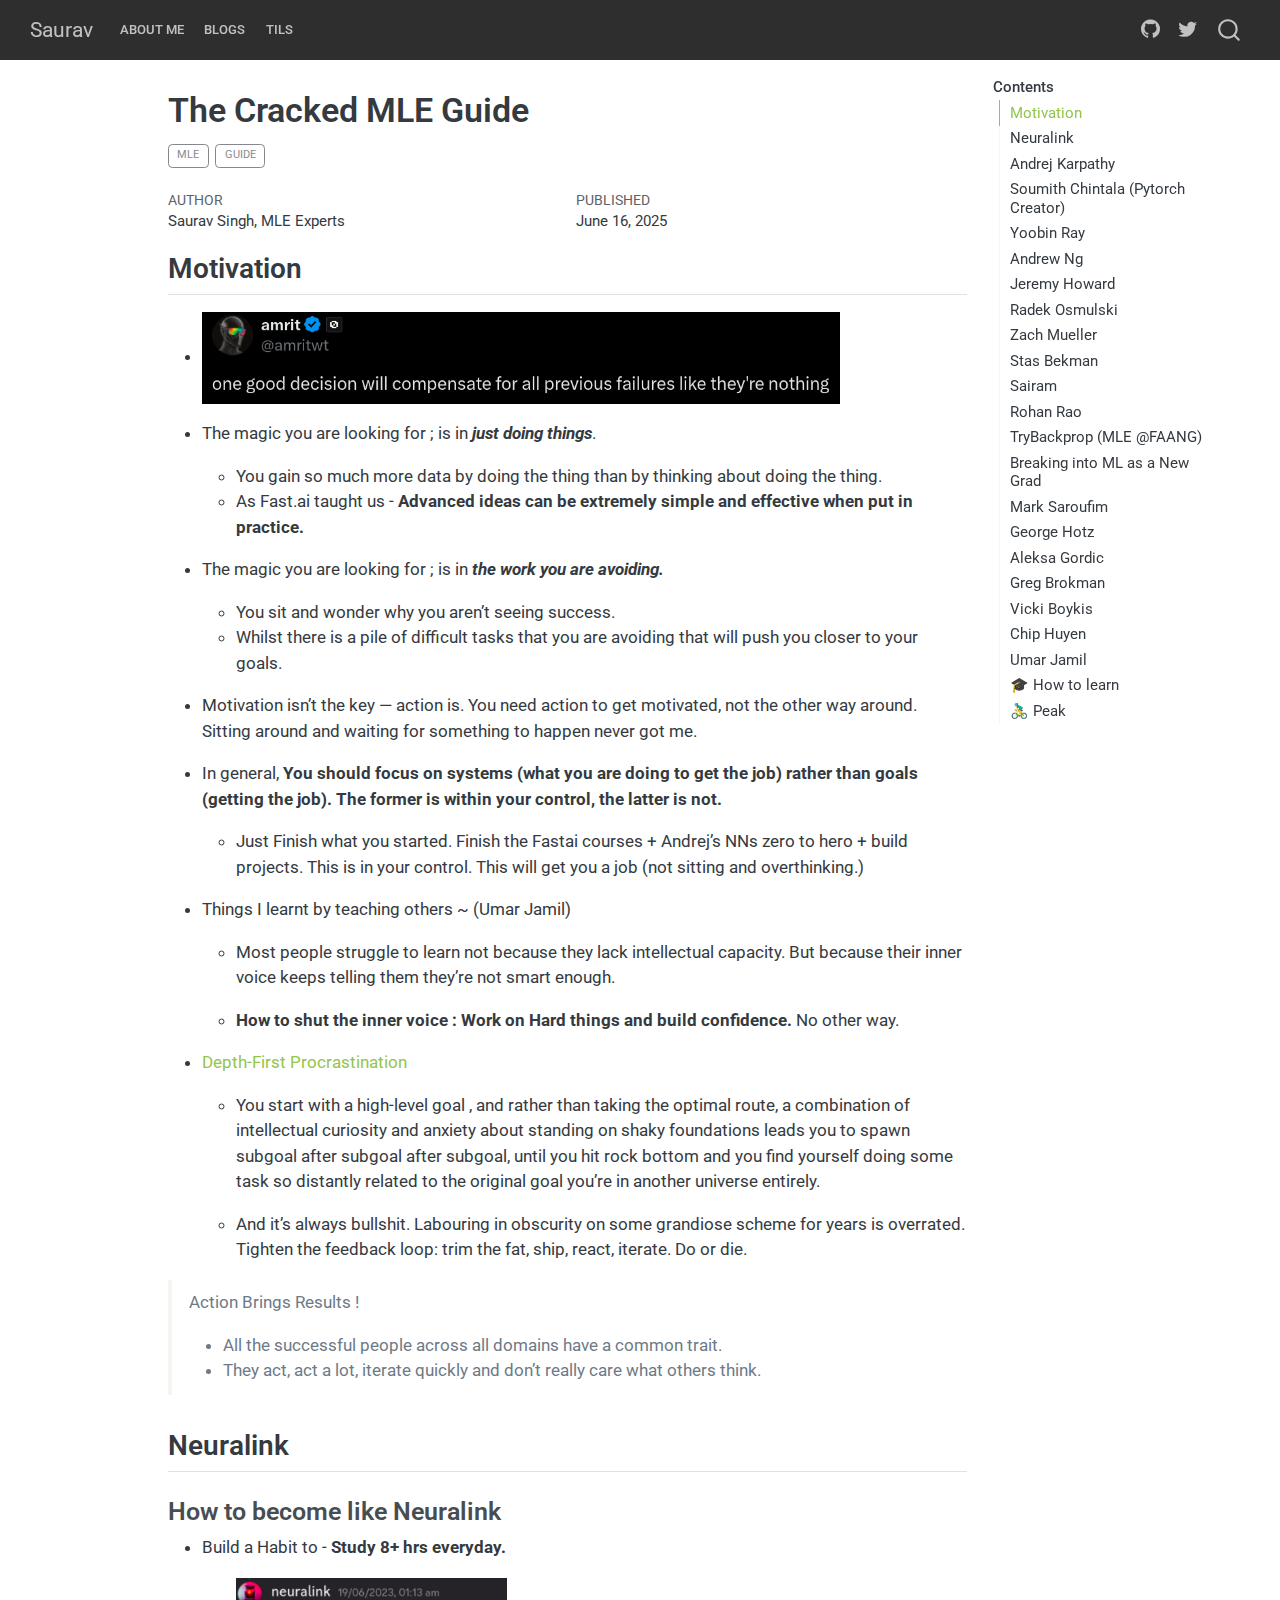
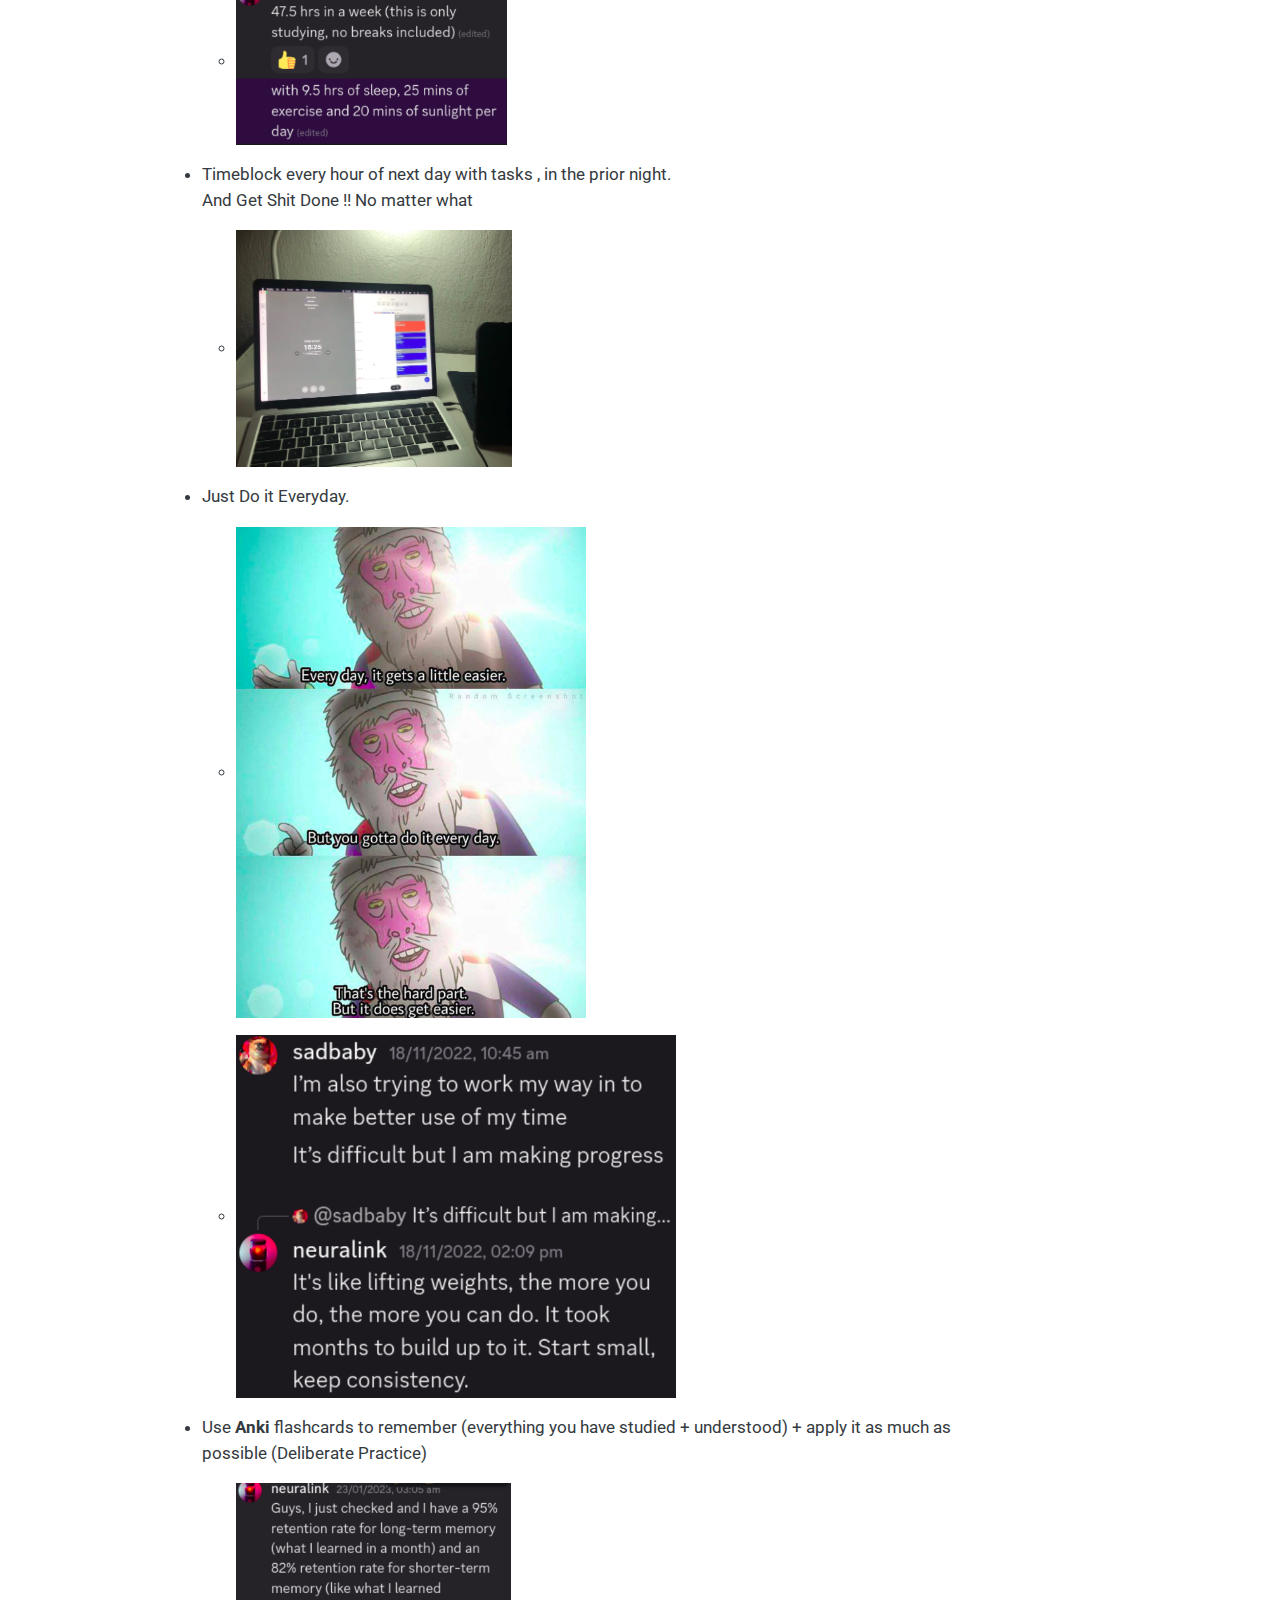
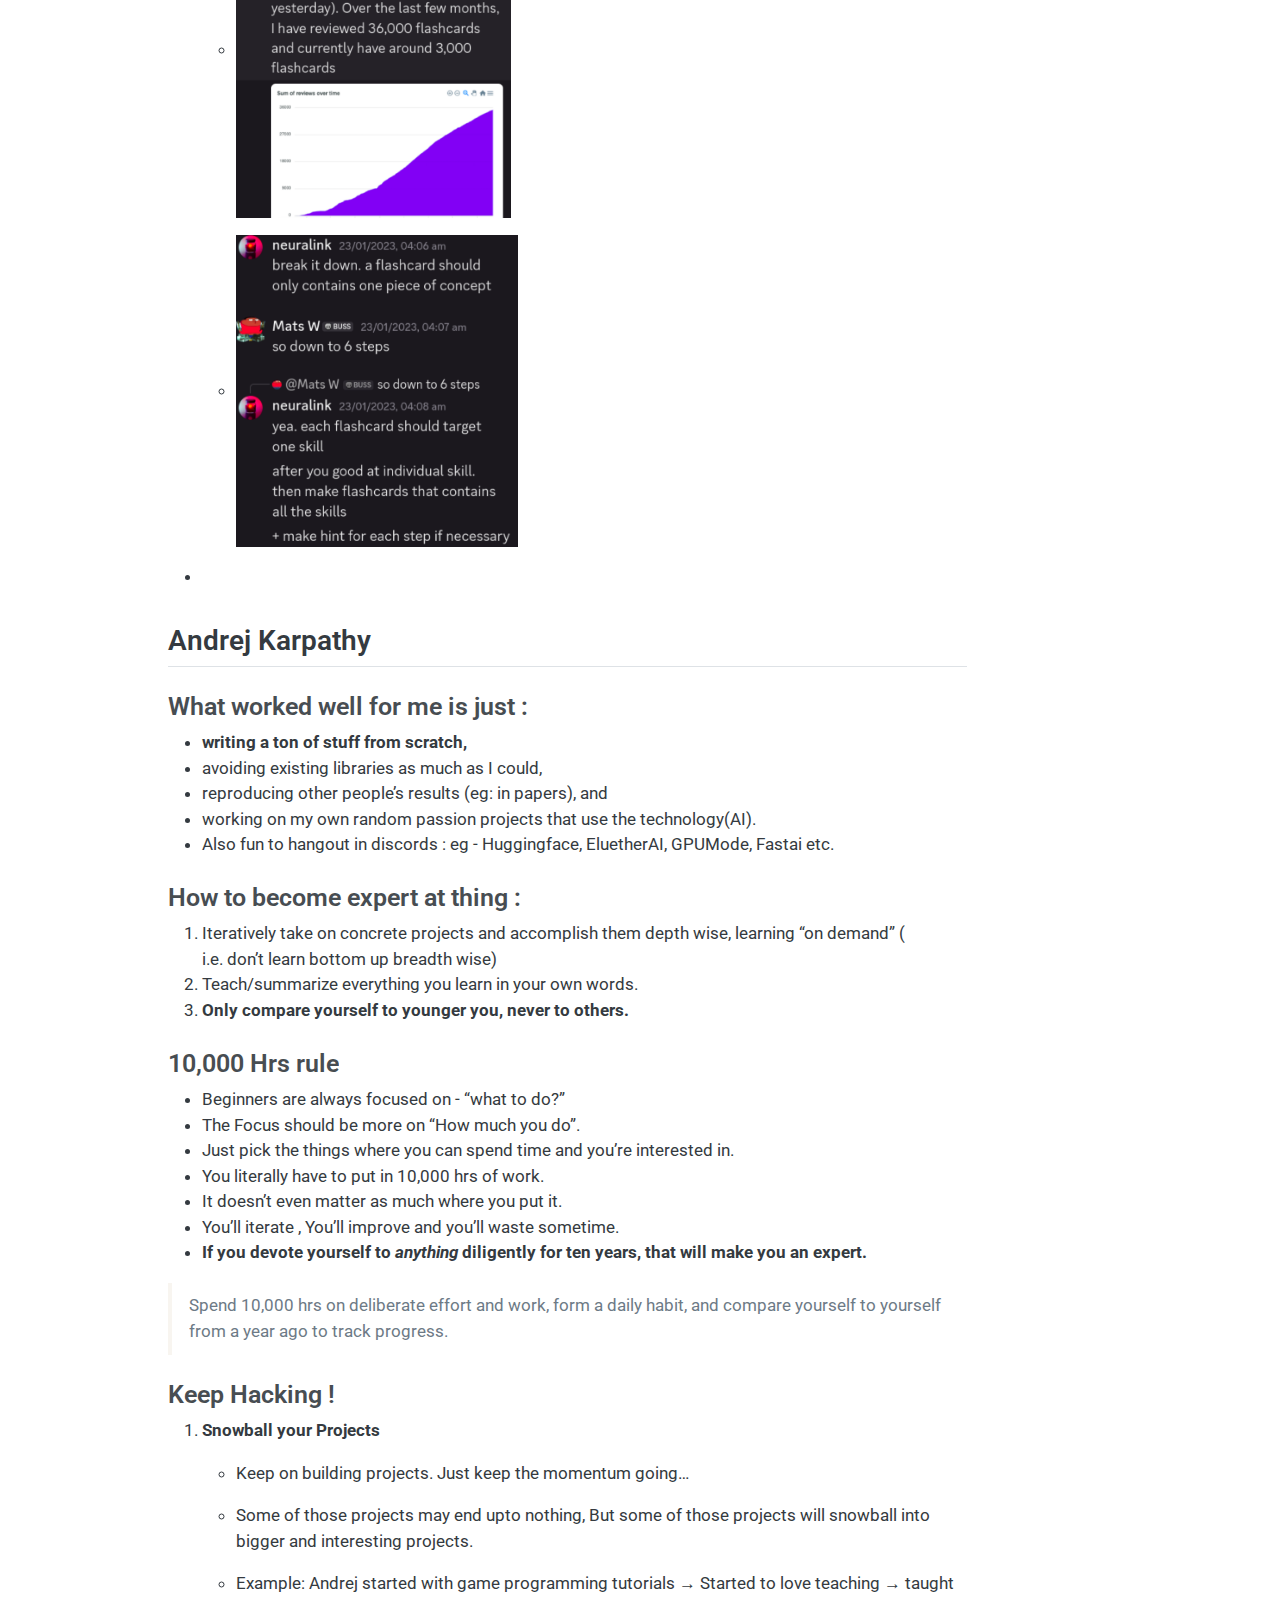
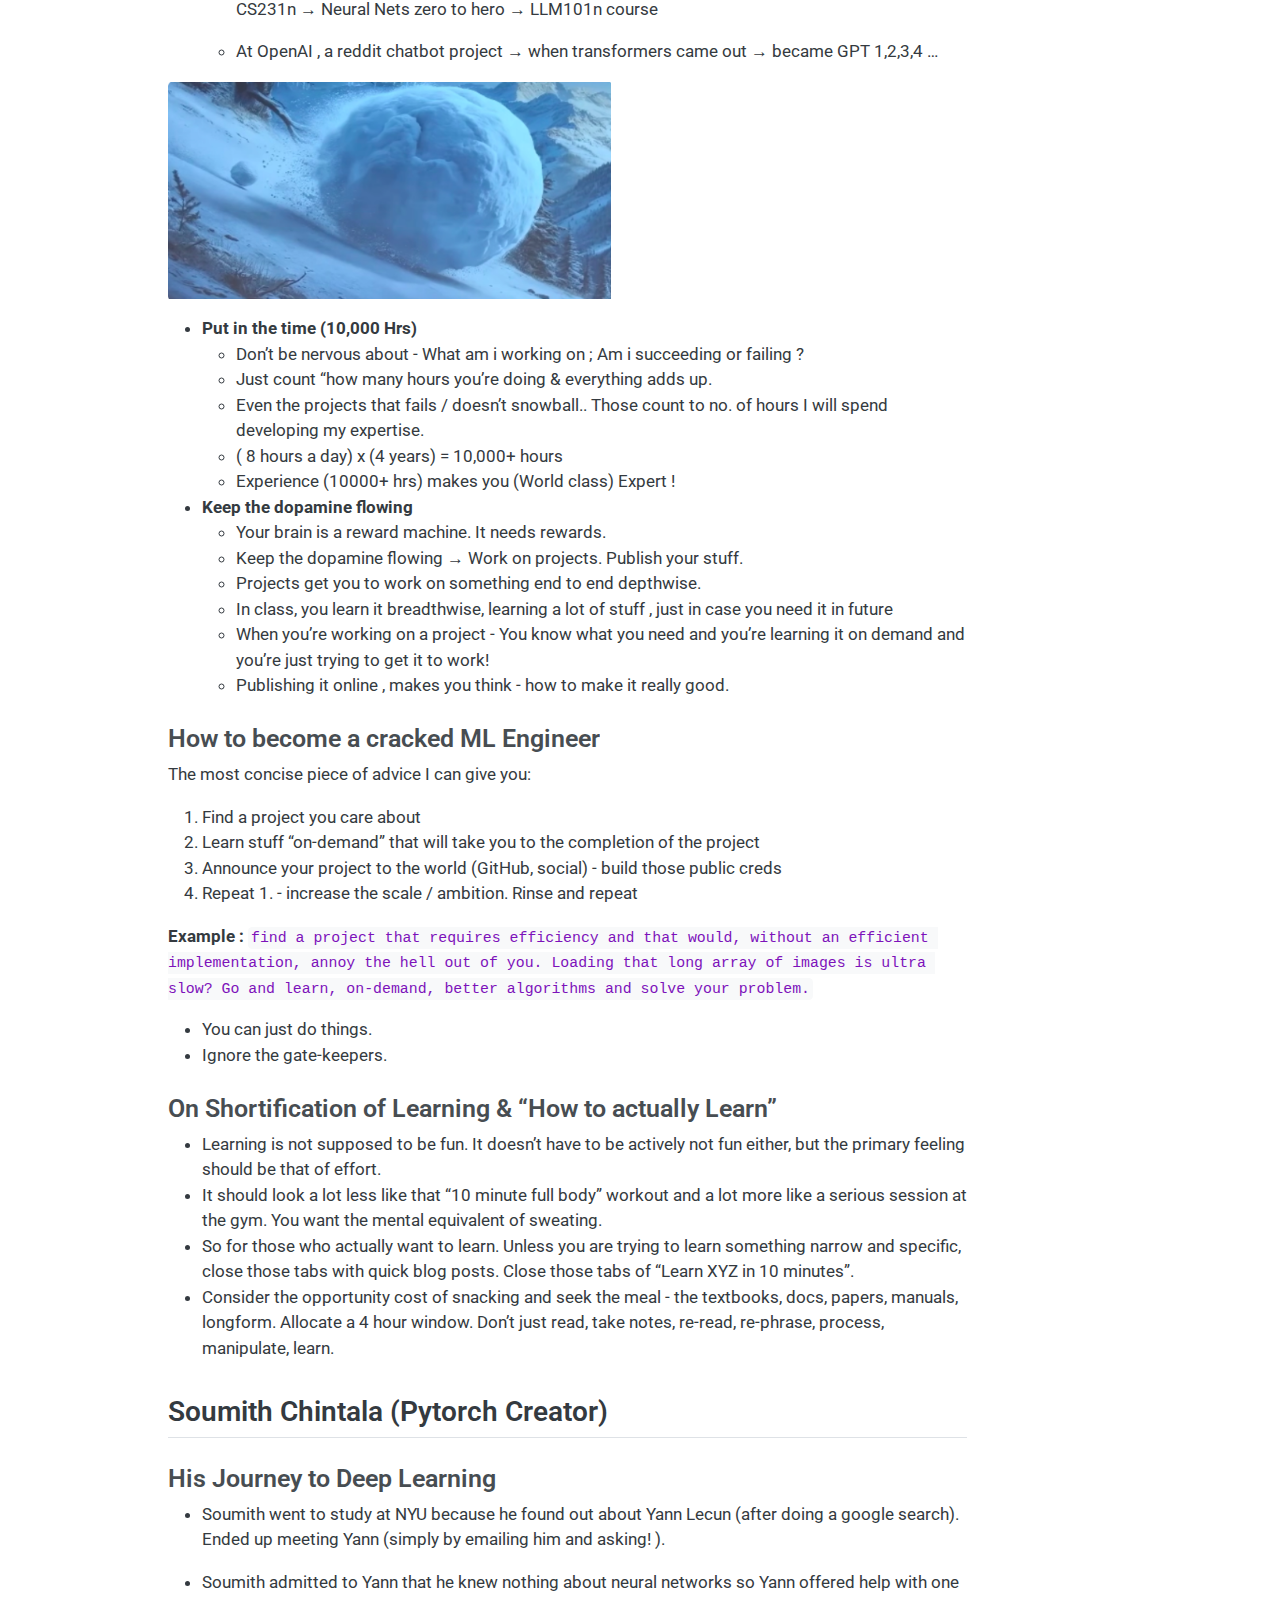
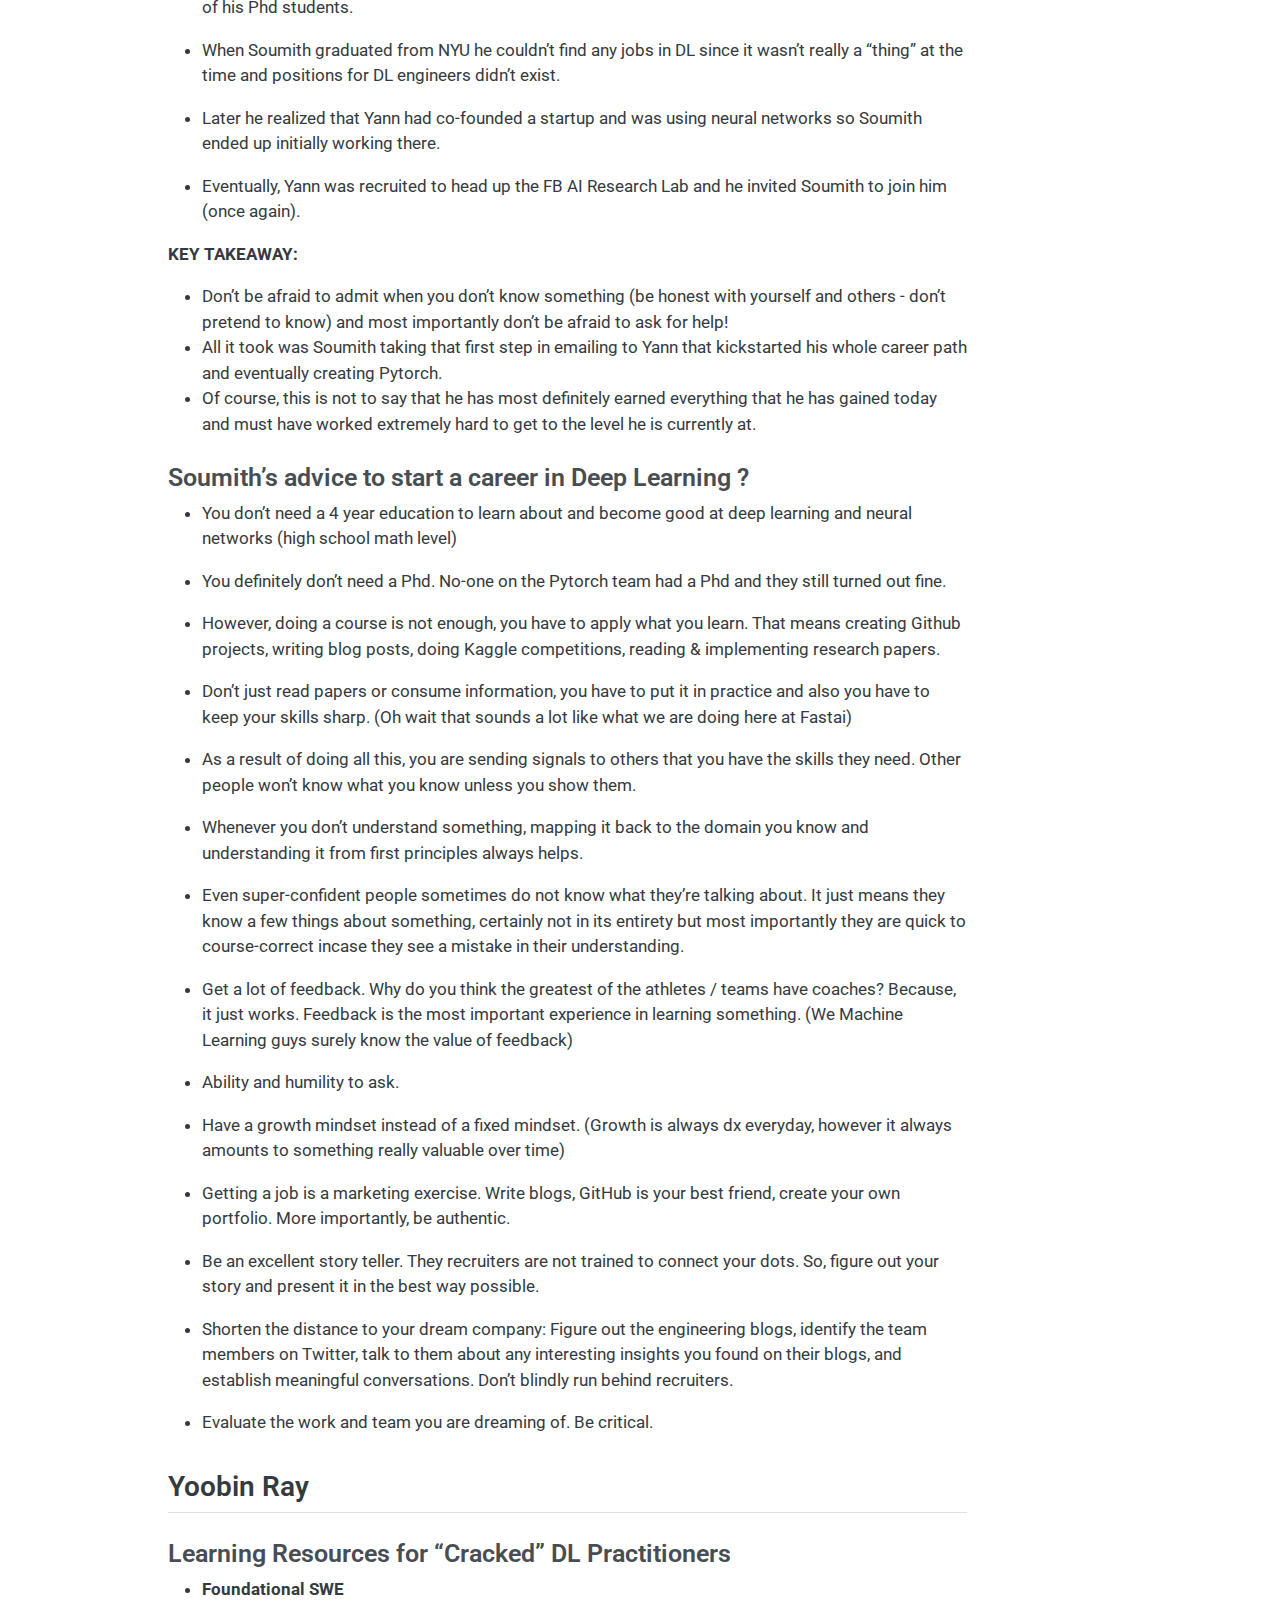
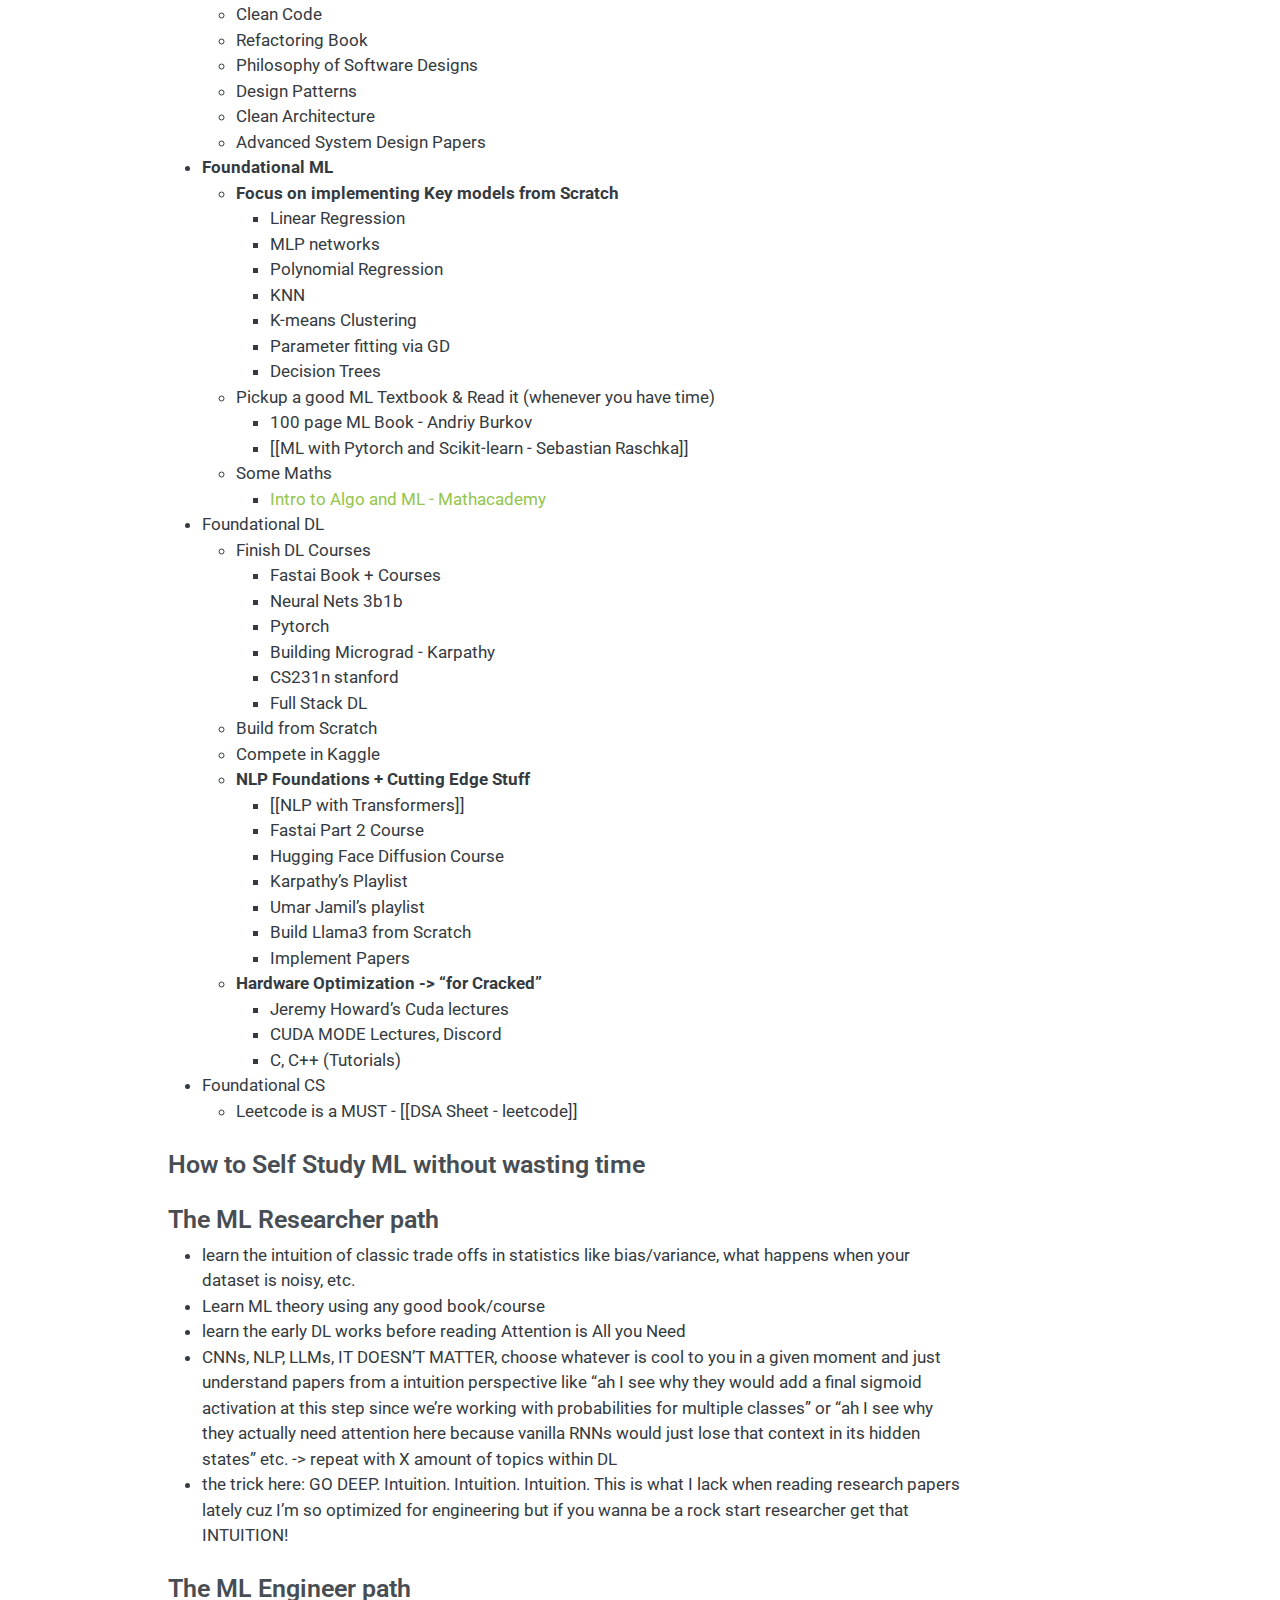
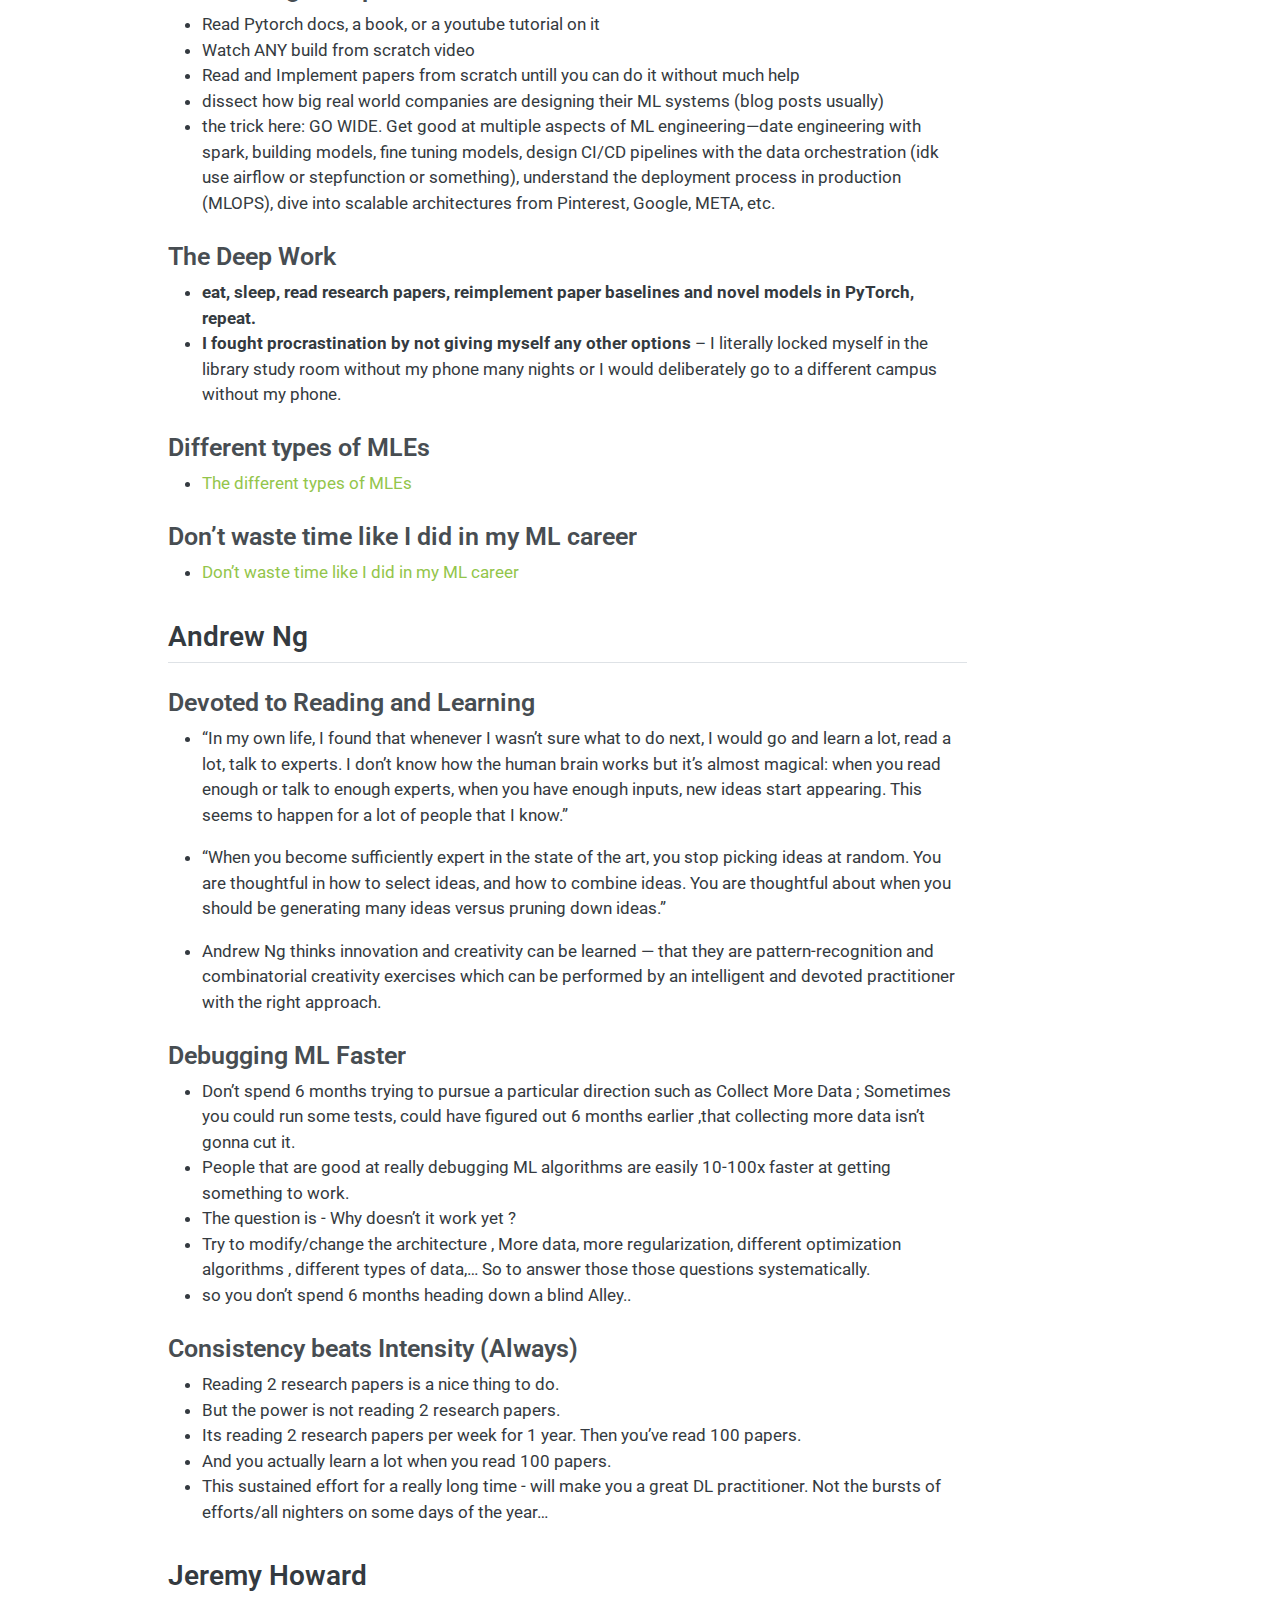
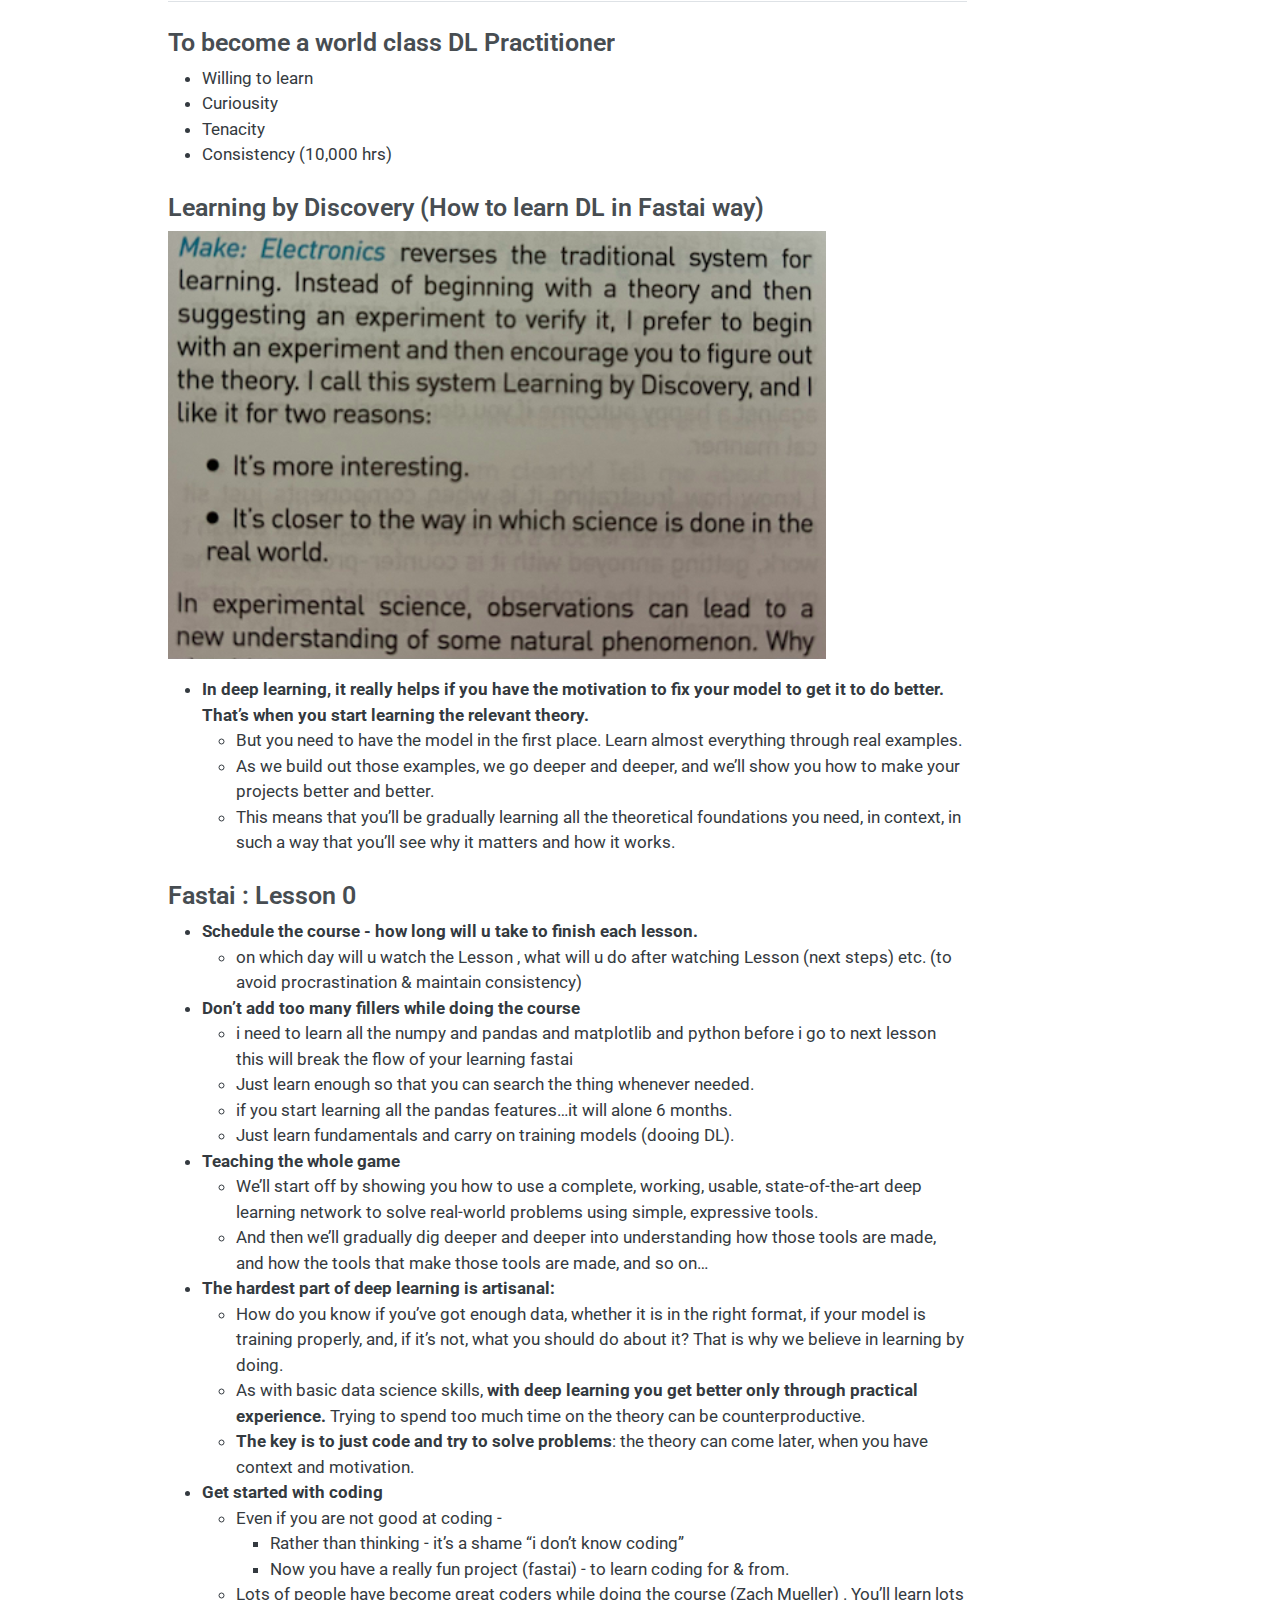
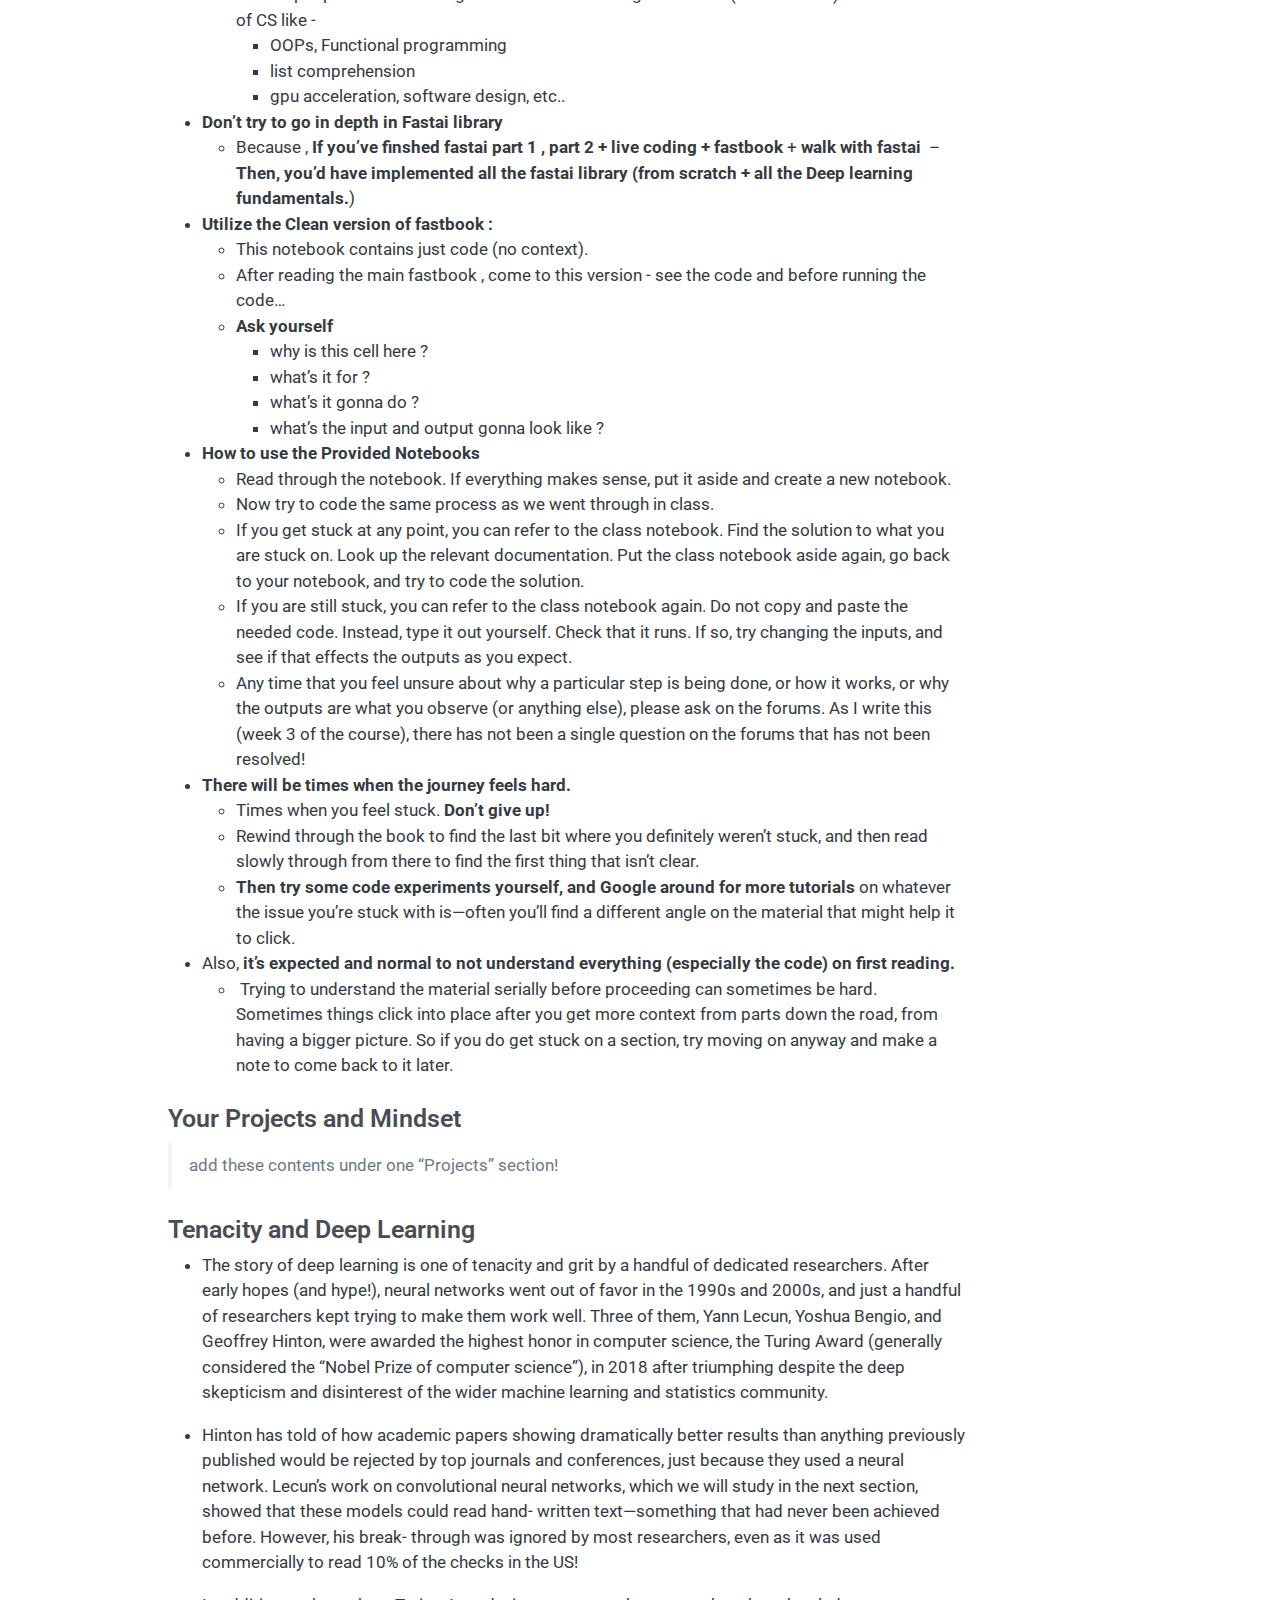
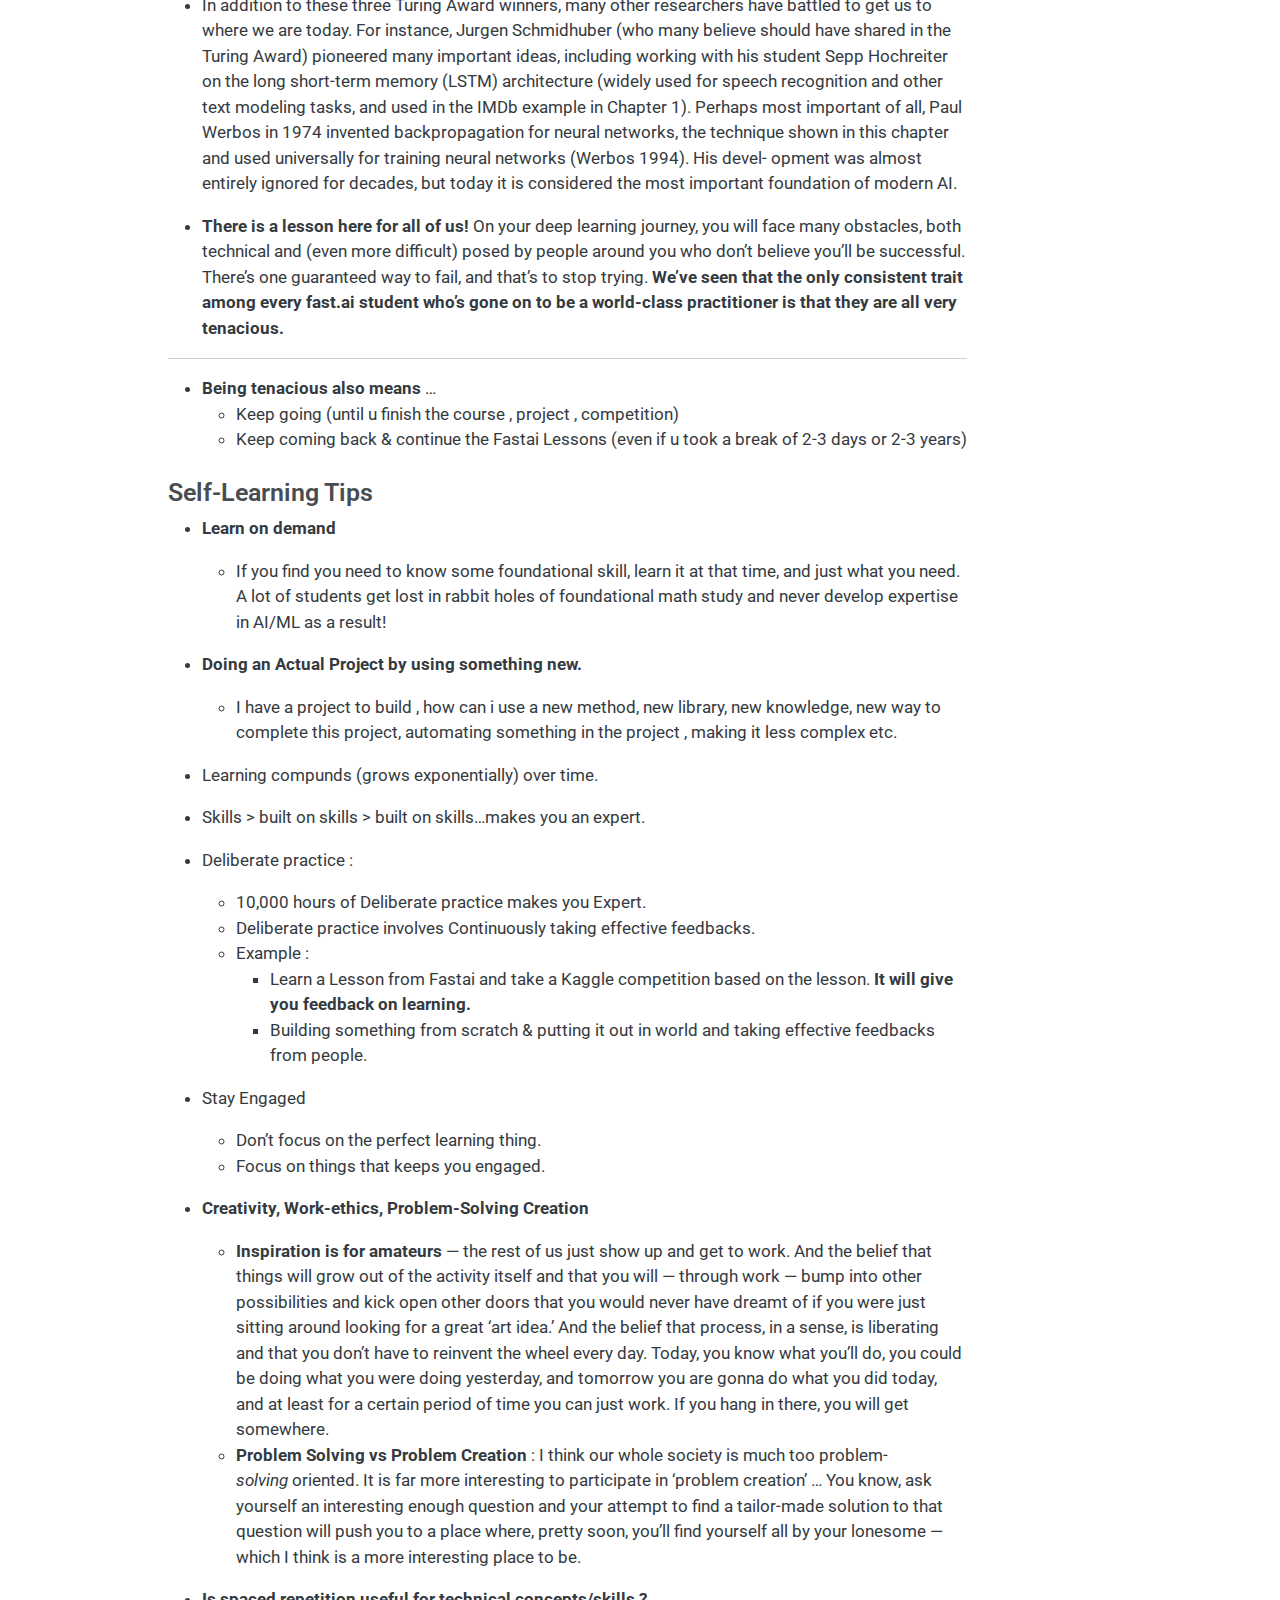
<file: docs/posts/mle-guide/index.html>
<!DOCTYPE html>
<html xmlns="http://www.w3.org/1999/xhtml" lang="en" xml:lang="en"><head>

<meta charset="utf-8">
<meta name="generator" content="quarto-1.6.37">

<meta name="viewport" content="width=device-width, initial-scale=1.0, user-scalable=yes">

<meta name="author" content="Saurav Singh, MLE Experts">
<meta name="dcterms.date" content="2025-06-16">

<title>The Cracked MLE Guide – Saurav</title>
<style>
code{white-space: pre-wrap;}
span.smallcaps{font-variant: small-caps;}
div.columns{display: flex; gap: min(4vw, 1.5em);}
div.column{flex: auto; overflow-x: auto;}
div.hanging-indent{margin-left: 1.5em; text-indent: -1.5em;}
ul.task-list{list-style: none;}
ul.task-list li input[type="checkbox"] {
  width: 0.8em;
  margin: 0 0.8em 0.2em -1em; /* quarto-specific, see https://github.com/quarto-dev/quarto-cli/issues/4556 */ 
  vertical-align: middle;
}
</style>


<script src="../../site_libs/quarto-nav/quarto-nav.js"></script>
<script src="../../site_libs/quarto-nav/headroom.min.js"></script>
<script src="../../site_libs/clipboard/clipboard.min.js"></script>
<script src="../../site_libs/quarto-search/autocomplete.umd.js"></script>
<script src="../../site_libs/quarto-search/fuse.min.js"></script>
<script src="../../site_libs/quarto-search/quarto-search.js"></script>
<meta name="quarto:offset" content="../../">
<script src="../../site_libs/quarto-html/quarto.js"></script>
<script src="../../site_libs/quarto-html/popper.min.js"></script>
<script src="../../site_libs/quarto-html/tippy.umd.min.js"></script>
<script src="../../site_libs/quarto-html/anchor.min.js"></script>
<link href="../../site_libs/quarto-html/tippy.css" rel="stylesheet">
<link href="../../site_libs/quarto-html/quarto-syntax-highlighting-29e2c20b02301cfff04dc8050bf30c7e.css" rel="stylesheet" id="quarto-text-highlighting-styles">
<script src="../../site_libs/bootstrap/bootstrap.min.js"></script>
<link href="../../site_libs/bootstrap/bootstrap-icons.css" rel="stylesheet">
<link href="../../site_libs/bootstrap/bootstrap-3f9740e16c5aa82324e2d2774081471a.min.css" rel="stylesheet" append-hash="true" id="quarto-bootstrap" data-mode="light">
<script id="quarto-search-options" type="application/json">{
  "location": "navbar",
  "copy-button": false,
  "collapse-after": 3,
  "panel-placement": "end",
  "type": "overlay",
  "limit": 50,
  "keyboard-shortcut": [
    "f",
    "/",
    "s"
  ],
  "show-item-context": false,
  "language": {
    "search-no-results-text": "No results",
    "search-matching-documents-text": "matching documents",
    "search-copy-link-title": "Copy link to search",
    "search-hide-matches-text": "Hide additional matches",
    "search-more-match-text": "more match in this document",
    "search-more-matches-text": "more matches in this document",
    "search-clear-button-title": "Clear",
    "search-text-placeholder": "",
    "search-detached-cancel-button-title": "Cancel",
    "search-submit-button-title": "Submit",
    "search-label": "Search"
  }
}</script>


<link rel="stylesheet" href="../../custom.css">
</head>

<body class="nav-fixed">

<div id="quarto-search-results"></div>
  <header id="quarto-header" class="headroom fixed-top">
    <nav class="navbar navbar-expand-lg " data-bs-theme="dark">
      <div class="navbar-container container-fluid">
      <div class="navbar-brand-container mx-auto">
    <a class="navbar-brand" href="../../index.html">
    <span class="navbar-title">Saurav</span>
    </a>
  </div>
            <div id="quarto-search" class="" title="Search"></div>
          <button class="navbar-toggler" type="button" data-bs-toggle="collapse" data-bs-target="#navbarCollapse" aria-controls="navbarCollapse" role="menu" aria-expanded="false" aria-label="Toggle navigation" onclick="if (window.quartoToggleHeadroom) { window.quartoToggleHeadroom(); }">
  <span class="navbar-toggler-icon"></span>
</button>
          <div class="collapse navbar-collapse" id="navbarCollapse">
            <ul class="navbar-nav navbar-nav-scroll me-auto">
  <li class="nav-item">
    <a class="nav-link" href="../../about.html"> 
<span class="menu-text">About Me</span></a>
  </li>  
  <li class="nav-item">
    <a class="nav-link" href="../../index.html"> 
<span class="menu-text">Blogs</span></a>
  </li>  
  <li class="nav-item">
    <a class="nav-link" href="../../tils.html"> 
<span class="menu-text">TILs</span></a>
  </li>  
</ul>
            <ul class="navbar-nav navbar-nav-scroll ms-auto">
  <li class="nav-item compact">
    <a class="nav-link" href="https://github.com/saurav2040"> <i class="bi bi-github" role="img">
</i> 
<span class="menu-text"></span></a>
  </li>  
  <li class="nav-item compact">
    <a class="nav-link" href="https://x.com/Saurav2023"> <i class="bi bi-twitter" role="img">
</i> 
<span class="menu-text"></span></a>
  </li>  
</ul>
          </div> <!-- /navcollapse -->
            <div class="quarto-navbar-tools">
</div>
      </div> <!-- /container-fluid -->
    </nav>
</header>
<!-- content -->
<div id="quarto-content" class="quarto-container page-columns page-rows-contents page-layout-article page-navbar">
<!-- sidebar -->
<!-- margin-sidebar -->
    <div id="quarto-margin-sidebar" class="sidebar margin-sidebar">
        <nav id="TOC" role="doc-toc" class="toc-active">
    <h2 id="toc-title">Contents</h2>
   
  <ul>
  <li><a href="#motivation" id="toc-motivation" class="nav-link active" data-scroll-target="#motivation">Motivation</a></li>
  <li><a href="#neuralink" id="toc-neuralink" class="nav-link" data-scroll-target="#neuralink">Neuralink</a>
  <ul class="collapse">
  <li><a href="#how-to-become-like-neuralink" id="toc-how-to-become-like-neuralink" class="nav-link" data-scroll-target="#how-to-become-like-neuralink">How to become like Neuralink</a></li>
  </ul></li>
  <li><a href="#andrej-karpathy" id="toc-andrej-karpathy" class="nav-link" data-scroll-target="#andrej-karpathy">Andrej Karpathy</a>
  <ul class="collapse">
  <li><a href="#what-worked-well-for-me-is-just" id="toc-what-worked-well-for-me-is-just" class="nav-link" data-scroll-target="#what-worked-well-for-me-is-just">What worked well for me is just :</a></li>
  <li><a href="#how-to-become-expert-at-thing" id="toc-how-to-become-expert-at-thing" class="nav-link" data-scroll-target="#how-to-become-expert-at-thing">How to become expert at thing :</a></li>
  <li><a href="#hrs-rule" id="toc-hrs-rule" class="nav-link" data-scroll-target="#hrs-rule">10,000 Hrs rule</a></li>
  <li><a href="#keep-hacking" id="toc-keep-hacking" class="nav-link" data-scroll-target="#keep-hacking">Keep Hacking !</a></li>
  <li><a href="#how-to-become-a-cracked-ml-engineer" id="toc-how-to-become-a-cracked-ml-engineer" class="nav-link" data-scroll-target="#how-to-become-a-cracked-ml-engineer">How to become a cracked ML Engineer</a></li>
  <li><a href="#on-shortification-of-learning-how-to-actually-learn" id="toc-on-shortification-of-learning-how-to-actually-learn" class="nav-link" data-scroll-target="#on-shortification-of-learning-how-to-actually-learn">On Shortification of Learning &amp; “How to actually Learn”</a></li>
  </ul></li>
  <li><a href="#soumith-chintala-pytorch-creator" id="toc-soumith-chintala-pytorch-creator" class="nav-link" data-scroll-target="#soumith-chintala-pytorch-creator">Soumith Chintala (Pytorch Creator)</a>
  <ul class="collapse">
  <li><a href="#his-journey-to-deep-learning" id="toc-his-journey-to-deep-learning" class="nav-link" data-scroll-target="#his-journey-to-deep-learning">His Journey to Deep Learning</a></li>
  <li><a href="#soumiths-advice-to-start-a-career-in-deep-learning" id="toc-soumiths-advice-to-start-a-career-in-deep-learning" class="nav-link" data-scroll-target="#soumiths-advice-to-start-a-career-in-deep-learning">Soumith’s advice to start a career in Deep Learning ?</a></li>
  </ul></li>
  <li><a href="#yoobin-ray" id="toc-yoobin-ray" class="nav-link" data-scroll-target="#yoobin-ray">Yoobin Ray</a>
  <ul class="collapse">
  <li><a href="#learning-resources-for-cracked-dl-practitioners" id="toc-learning-resources-for-cracked-dl-practitioners" class="nav-link" data-scroll-target="#learning-resources-for-cracked-dl-practitioners">Learning Resources for “Cracked” DL Practitioners</a></li>
  <li><a href="#how-to-self-study-ml-without-wasting-time" id="toc-how-to-self-study-ml-without-wasting-time" class="nav-link" data-scroll-target="#how-to-self-study-ml-without-wasting-time">How to Self Study ML without wasting time</a></li>
  <li><a href="#the-ml-researcher-path" id="toc-the-ml-researcher-path" class="nav-link" data-scroll-target="#the-ml-researcher-path">The ML Researcher path</a></li>
  <li><a href="#the-ml-engineer-path" id="toc-the-ml-engineer-path" class="nav-link" data-scroll-target="#the-ml-engineer-path">The ML Engineer path</a></li>
  <li><a href="#the-deep-work" id="toc-the-deep-work" class="nav-link" data-scroll-target="#the-deep-work">The Deep Work</a></li>
  <li><a href="#different-types-of-mles" id="toc-different-types-of-mles" class="nav-link" data-scroll-target="#different-types-of-mles">Different types of MLEs</a></li>
  <li><a href="#dont-waste-time-like-i-did-in-my-ml-career" id="toc-dont-waste-time-like-i-did-in-my-ml-career" class="nav-link" data-scroll-target="#dont-waste-time-like-i-did-in-my-ml-career">Don’t waste time like I did in my ML career</a></li>
  </ul></li>
  <li><a href="#andrew-ng" id="toc-andrew-ng" class="nav-link" data-scroll-target="#andrew-ng">Andrew Ng</a>
  <ul class="collapse">
  <li><a href="#devoted-to-reading-and-learning" id="toc-devoted-to-reading-and-learning" class="nav-link" data-scroll-target="#devoted-to-reading-and-learning">Devoted to Reading and Learning</a></li>
  <li><a href="#debugging-ml-faster" id="toc-debugging-ml-faster" class="nav-link" data-scroll-target="#debugging-ml-faster">Debugging ML Faster</a></li>
  <li><a href="#consistency-beats-intensity-always" id="toc-consistency-beats-intensity-always" class="nav-link" data-scroll-target="#consistency-beats-intensity-always">Consistency beats Intensity (Always)</a></li>
  </ul></li>
  <li><a href="#jeremy-howard" id="toc-jeremy-howard" class="nav-link" data-scroll-target="#jeremy-howard">Jeremy Howard</a>
  <ul class="collapse">
  <li><a href="#to-become-a-world-class-dl-practitioner" id="toc-to-become-a-world-class-dl-practitioner" class="nav-link" data-scroll-target="#to-become-a-world-class-dl-practitioner">To become a world class DL Practitioner</a></li>
  <li><a href="#learning-by-discovery-how-to-learn-dl-in-fastai-way" id="toc-learning-by-discovery-how-to-learn-dl-in-fastai-way" class="nav-link" data-scroll-target="#learning-by-discovery-how-to-learn-dl-in-fastai-way">Learning by Discovery (How to learn DL in Fastai way)</a></li>
  <li><a href="#fastai-lesson-0" id="toc-fastai-lesson-0" class="nav-link" data-scroll-target="#fastai-lesson-0">Fastai : Lesson 0</a></li>
  <li><a href="#your-projects-and-mindset" id="toc-your-projects-and-mindset" class="nav-link" data-scroll-target="#your-projects-and-mindset">Your Projects and Mindset</a></li>
  <li><a href="#tenacity-and-deep-learning" id="toc-tenacity-and-deep-learning" class="nav-link" data-scroll-target="#tenacity-and-deep-learning">Tenacity and Deep Learning</a></li>
  <li><a href="#self-learning-tips" id="toc-self-learning-tips" class="nav-link" data-scroll-target="#self-learning-tips">Self-Learning Tips</a></li>
  <li><a href="#you-dont-need-a-mastersphd-to-succeed-at-deep-learning" id="toc-you-dont-need-a-mastersphd-to-succeed-at-deep-learning" class="nav-link" data-scroll-target="#you-dont-need-a-mastersphd-to-succeed-at-deep-learning">You don’t need a Masters/PHD to succeed at deep learning</a></li>
  </ul></li>
  <li><a href="#radek-osmulski" id="toc-radek-osmulski" class="nav-link" data-scroll-target="#radek-osmulski">Radek Osmulski</a>
  <ul class="collapse">
  <li><a href="#how-to-become-mini-edison-in-your-field-of-interest" id="toc-how-to-become-mini-edison-in-your-field-of-interest" class="nav-link" data-scroll-target="#how-to-become-mini-edison-in-your-field-of-interest">How to become mini-Edison in your field of interest?</a></li>
  <li><a href="#the-most-important-skills-for-machine-learning" id="toc-the-most-important-skills-for-machine-learning" class="nav-link" data-scroll-target="#the-most-important-skills-for-machine-learning">The most important skills for Machine Learning:</a></li>
  <li><a href="#radeks-dl-journey" id="toc-radeks-dl-journey" class="nav-link" data-scroll-target="#radeks-dl-journey">Radek’s DL journey</a></li>
  <li><a href="#persistency-is-everything" id="toc-persistency-is-everything" class="nav-link" data-scroll-target="#persistency-is-everything">Persistency is everything</a></li>
  <li><a href="#how-to-gain-a-competitive-edge-over-95-of-people-learning-ml" id="toc-how-to-gain-a-competitive-edge-over-95-of-people-learning-ml" class="nav-link" data-scroll-target="#how-to-gain-a-competitive-edge-over-95-of-people-learning-ml">How to gain a competitive edge over 95% of people learning ML</a></li>
  <li><a href="#the-secret-to-learning-ml-faster" id="toc-the-secret-to-learning-ml-faster" class="nav-link" data-scroll-target="#the-secret-to-learning-ml-faster">The Secret to learning ML Faster ⚡:</a></li>
  <li><a href="#keep-it-simple-kiss" id="toc-keep-it-simple-kiss" class="nav-link" data-scroll-target="#keep-it-simple-kiss">Keep It Simple (KISS) 😇</a></li>
  <li><a href="#use-constraints-to-learn-machine-learning-12x-faster" id="toc-use-constraints-to-learn-machine-learning-12x-faster" class="nav-link" data-scroll-target="#use-constraints-to-learn-machine-learning-12x-faster">Use Constraints to learn Machine Learning 12x faster! 🕐</a></li>
  <li><a href="#the-most-important-component-of-any-ml-project" id="toc-the-most-important-component-of-any-ml-project" class="nav-link" data-scroll-target="#the-most-important-component-of-any-ml-project">The Most important component of any ML project 👤</a></li>
  <li><a href="#you-have-to-get-out-of-tutorial-hell-as-soon-as-you-can" id="toc-you-have-to-get-out-of-tutorial-hell-as-soon-as-you-can" class="nav-link" data-scroll-target="#you-have-to-get-out-of-tutorial-hell-as-soon-as-you-can">You have to get out of tutorial hell as soon as you can</a></li>
  <li><a href="#life-changes-or-how-the-fastai-course-went-from-being-too-high-level-to-too-low-level-from-my-perspective" id="toc-life-changes-or-how-the-fastai-course-went-from-being-too-high-level-to-too-low-level-from-my-perspective" class="nav-link" data-scroll-target="#life-changes-or-how-the-fastai-course-went-from-being-too-high-level-to-too-low-level-from-my-perspective">Life changes , OR how the Fastai course went from being too high level to too low level from my perspective</a></li>
  <li><a href="#the-secret-power-of-doing-things-badly" id="toc-the-secret-power-of-doing-things-badly" class="nav-link" data-scroll-target="#the-secret-power-of-doing-things-badly">The Secret Power of Doing Things Badly</a></li>
  <li><a href="#the-problem-with-not-good-enough" id="toc-the-problem-with-not-good-enough" class="nav-link" data-scroll-target="#the-problem-with-not-good-enough">The problem with NOT GOOD ENOUGH</a></li>
  <li><a href="#the-secret-to-learning-anything-well" id="toc-the-secret-to-learning-anything-well" class="nav-link" data-scroll-target="#the-secret-to-learning-anything-well">The Secret to Learning Anything Well</a></li>
  <li><a href="#a-couple-of-things-in-my-life-i-want-to-do-more-badly" id="toc-a-couple-of-things-in-my-life-i-want-to-do-more-badly" class="nav-link" data-scroll-target="#a-couple-of-things-in-my-life-i-want-to-do-more-badly">A couple of things in my life I want to do more badly</a></li>
  <li><a href="#learning-is-a-product-of-quantity" id="toc-learning-is-a-product-of-quantity" class="nav-link" data-scroll-target="#learning-is-a-product-of-quantity">Learning is a product of quantity</a></li>
  <li><a href="#quantity-leads-to-quality" id="toc-quantity-leads-to-quality" class="nav-link" data-scroll-target="#quantity-leads-to-quality">Quantity leads to Quality</a></li>
  <li><a href="#the-secret-to-becoming-a-data-scientist" id="toc-the-secret-to-becoming-a-data-scientist" class="nav-link" data-scroll-target="#the-secret-to-becoming-a-data-scientist">The Secret to Becoming a Data Scientist</a></li>
  <li><a href="#journey-of-becoming-employable-in-deep-learning" id="toc-journey-of-becoming-employable-in-deep-learning" class="nav-link" data-scroll-target="#journey-of-becoming-employable-in-deep-learning">Journey of becoming employable in Deep Learning</a></li>
  <li><a href="#do-tell-the-world---what-you-are-upto" id="toc-do-tell-the-world---what-you-are-upto" class="nav-link" data-scroll-target="#do-tell-the-world---what-you-are-upto">Do tell the world - What you are upto !</a></li>
  <li><a href="#what-to-do-once-people-know-you-through-your-work" id="toc-what-to-do-once-people-know-you-through-your-work" class="nav-link" data-scroll-target="#what-to-do-once-people-know-you-through-your-work">What to do once people know you through your work ?</a></li>
  <li><a href="#magical-approach-value-up-front" id="toc-magical-approach-value-up-front" class="nav-link" data-scroll-target="#magical-approach-value-up-front">Magical Approach : “Value up front”</a></li>
  <li><a href="#how-to-think-about---what-to-work-on" id="toc-how-to-think-about---what-to-work-on" class="nav-link" data-scroll-target="#how-to-think-about---what-to-work-on">How to Think about - “ What To Work On ? “</a></li>
  <li><a href="#small-bets" id="toc-small-bets" class="nav-link" data-scroll-target="#small-bets">Small Bets</a></li>
  <li><a href="#being-an-eternal-student" id="toc-being-an-eternal-student" class="nav-link" data-scroll-target="#being-an-eternal-student">Being an Eternal Student</a></li>
  <li><a href="#strategic-mediocrity" id="toc-strategic-mediocrity" class="nav-link" data-scroll-target="#strategic-mediocrity">Strategic Mediocrity</a></li>
  <li><a href="#focus-on-creating-output" id="toc-focus-on-creating-output" class="nav-link" data-scroll-target="#focus-on-creating-output">Focus on Creating Output</a></li>
  <li><a href="#the-true-alignment-problem" id="toc-the-true-alignment-problem" class="nav-link" data-scroll-target="#the-true-alignment-problem">The True Alignment Problem</a></li>
  <li><a href="#one-last-theme-to-bring-it-all-together" id="toc-one-last-theme-to-bring-it-all-together" class="nav-link" data-scroll-target="#one-last-theme-to-bring-it-all-together">One last theme to bring it all together</a></li>
  <li><a href="#tips-on-becoming-a-better-programmer-as-an-mle" id="toc-tips-on-becoming-a-better-programmer-as-an-mle" class="nav-link" data-scroll-target="#tips-on-becoming-a-better-programmer-as-an-mle">Tips on becoming a better programmer (as an MLE)</a></li>
  </ul></li>
  <li><a href="#zach-mueller" id="toc-zach-mueller" class="nav-link" data-scroll-target="#zach-mueller">Zach Mueller</a>
  <ul class="collapse">
  <li><a href="#how-to-become-good-mle-like-zach" id="toc-how-to-become-good-mle-like-zach" class="nav-link" data-scroll-target="#how-to-become-good-mle-like-zach">How to become good MLE like Zach</a></li>
  </ul></li>
  <li><a href="#stas-bekman" id="toc-stas-bekman" class="nav-link" data-scroll-target="#stas-bekman">Stas Bekman</a></li>
  <li><a href="#sairam" id="toc-sairam" class="nav-link" data-scroll-target="#sairam">Sairam</a>
  <ul class="collapse">
  <li><a href="#how-would-i-learn-machine-learning-today" id="toc-how-would-i-learn-machine-learning-today" class="nav-link" data-scroll-target="#how-would-i-learn-machine-learning-today">How would I learn machine learning today</a></li>
  <li><a href="#steps-to-10x-your-machine-learning-productivity" id="toc-steps-to-10x-your-machine-learning-productivity" class="nav-link" data-scroll-target="#steps-to-10x-your-machine-learning-productivity">5 Steps to 10x your Machine Learning Productivity</a></li>
  <li><a href="#part-time-learning-for-a-full-time-career" id="toc-part-time-learning-for-a-full-time-career" class="nav-link" data-scroll-target="#part-time-learning-for-a-full-time-career">Part-Time Learning for a Full-Time Career:</a></li>
  <li><a href="#one-of-the-best-ways-to-improve-your-ml-skills" id="toc-one-of-the-best-ways-to-improve-your-ml-skills" class="nav-link" data-scroll-target="#one-of-the-best-ways-to-improve-your-ml-skills">One of the Best Ways to Improve Your ML Skills :</a></li>
  <li><a href="#machine-learning-and-you---in-the-tech-industry" id="toc-machine-learning-and-you---in-the-tech-industry" class="nav-link" data-scroll-target="#machine-learning-and-you---in-the-tech-industry">Machine Learning and You - in the tech Industry</a></li>
  </ul></li>
  <li><a href="#rohan-rao" id="toc-rohan-rao" class="nav-link" data-scroll-target="#rohan-rao">Rohan Rao</a></li>
  <li><a href="#trybackprop-mle-faang" id="toc-trybackprop-mle-faang" class="nav-link" data-scroll-target="#trybackprop-mle-faang">TryBackprop (MLE <span class="citation" data-cites="FAANG">@FAANG</span>)</a>
  <ul class="collapse">
  <li><a href="#grind-leetcode-or-ml" id="toc-grind-leetcode-or-ml" class="nav-link" data-scroll-target="#grind-leetcode-or-ml">Grind Leetcode or ML ?</a></li>
  </ul></li>
  <li><a href="#breaking-into-ml-as-a-new-grad" id="toc-breaking-into-ml-as-a-new-grad" class="nav-link" data-scroll-target="#breaking-into-ml-as-a-new-grad">Breaking into ML as a New Grad</a>
  <ul class="collapse">
  <li><a href="#the-misconception" id="toc-the-misconception" class="nav-link" data-scroll-target="#the-misconception">The Misconception</a></li>
  <li><a href="#required-skills" id="toc-required-skills" class="nav-link" data-scroll-target="#required-skills">Required Skills</a></li>
  <li><a href="#freshers-delimma" id="toc-freshers-delimma" class="nav-link" data-scroll-target="#freshers-delimma">Fresher’s Delimma</a></li>
  <li><a href="#interview-questions" id="toc-interview-questions" class="nav-link" data-scroll-target="#interview-questions">Interview Questions</a></li>
  <li><a href="#reading-paper" id="toc-reading-paper" class="nav-link" data-scroll-target="#reading-paper">Reading Paper 📄</a></li>
  <li><a href="#general-suggestions" id="toc-general-suggestions" class="nav-link" data-scroll-target="#general-suggestions">General Suggestions 📍</a></li>
  <li><a href="#concluding-thoughts" id="toc-concluding-thoughts" class="nav-link" data-scroll-target="#concluding-thoughts">Concluding thoughts</a></li>
  </ul></li>
  <li><a href="#mark-saroufim" id="toc-mark-saroufim" class="nav-link" data-scroll-target="#mark-saroufim">Mark Saroufim</a>
  <ul class="collapse">
  <li><a href="#how-to-get-a-great-job" id="toc-how-to-get-a-great-job" class="nav-link" data-scroll-target="#how-to-get-a-great-job">How to get a great job</a></li>
  <li><a href="#how-i-read-technical-books" id="toc-how-i-read-technical-books" class="nav-link" data-scroll-target="#how-i-read-technical-books">How I Read Technical Books</a></li>
  <li><a href="#machine-learning-the-great-stagnation" id="toc-machine-learning-the-great-stagnation" class="nav-link" data-scroll-target="#machine-learning-the-great-stagnation">Machine Learning : The Great Stagnation</a></li>
  </ul></li>
  <li><a href="#george-hotz" id="toc-george-hotz" class="nav-link" data-scroll-target="#george-hotz">George Hotz</a>
  <ul class="collapse">
  <li><a href="#how-to-become-an-ml-engineer" id="toc-how-to-become-an-ml-engineer" class="nav-link" data-scroll-target="#how-to-become-an-ml-engineer">How to become an ML engineer ?</a></li>
  <li><a href="#how-to-learn-programming" id="toc-how-to-learn-programming" class="nav-link" data-scroll-target="#how-to-learn-programming">How to learn Programming</a></li>
  </ul></li>
  <li><a href="#aleksa-gordic" id="toc-aleksa-gordic" class="nav-link" data-scroll-target="#aleksa-gordic">Aleksa Gordic</a>
  <ul class="collapse">
  <li><a href="#to-become-good-ml-engineer" id="toc-to-become-good-ml-engineer" class="nav-link" data-scroll-target="#to-become-good-ml-engineer">To become good ML Engineer :</a></li>
  <li><a href="#input-output-leaning-cycles" id="toc-input-output-leaning-cycles" class="nav-link" data-scroll-target="#input-output-leaning-cycles">Input &amp; Output leaning Cycles</a></li>
  </ul></li>
  <li><a href="#greg-brokman" id="toc-greg-brokman" class="nav-link" data-scroll-target="#greg-brokman">Greg Brokman</a></li>
  <li><a href="#vicki-boykis" id="toc-vicki-boykis" class="nav-link" data-scroll-target="#vicki-boykis">Vicki Boykis</a>
  <ul class="collapse">
  <li><a href="#how-i-learn-ml" id="toc-how-i-learn-ml" class="nav-link" data-scroll-target="#how-i-learn-ml">How I learn ML</a></li>
  </ul></li>
  <li><a href="#chip-huyen" id="toc-chip-huyen" class="nav-link" data-scroll-target="#chip-huyen">Chip Huyen</a></li>
  <li><a href="#umar-jamil" id="toc-umar-jamil" class="nav-link" data-scroll-target="#umar-jamil">Umar Jamil</a>
  <ul class="collapse">
  <li><a href="#how-umar-jamil-learnt-mle" id="toc-how-umar-jamil-learnt-mle" class="nav-link" data-scroll-target="#how-umar-jamil-learnt-mle">How Umar Jamil learnt MLE</a></li>
  <li><a href="#how-andrej-taught-himself-ml-engineering" id="toc-how-andrej-taught-himself-ml-engineering" class="nav-link" data-scroll-target="#how-andrej-taught-himself-ml-engineering">How Andrej taught himself ML engineering</a></li>
  <li><a href="#hardest-challenges" id="toc-hardest-challenges" class="nav-link" data-scroll-target="#hardest-challenges">Hardest challenges</a></li>
  <li><a href="#umars-journey-learning-cuda-triton-flash-attention" id="toc-umars-journey-learning-cuda-triton-flash-attention" class="nav-link" data-scroll-target="#umars-journey-learning-cuda-triton-flash-attention">Umar’s journey : learning CUDA, triton &amp; Flash Attention</a></li>
  <li><a href="#what-should-i-learn-next" id="toc-what-should-i-learn-next" class="nav-link" data-scroll-target="#what-should-i-learn-next">What should I learn next ?</a></li>
  <li><a href="#how-to-keep-up-with-research-pace" id="toc-how-to-keep-up-with-research-pace" class="nav-link" data-scroll-target="#how-to-keep-up-with-research-pace">How to keep up with research pace ?</a></li>
  </ul></li>
  <li><a href="#how-to-learn" id="toc-how-to-learn" class="nav-link" data-scroll-target="#how-to-learn">🎓 How to learn</a>
  <ul class="collapse">
  <li><a href="#how-to-get-maximum-knowledge-wrt-time" id="toc-how-to-get-maximum-knowledge-wrt-time" class="nav-link" data-scroll-target="#how-to-get-maximum-knowledge-wrt-time">How to get maximum knowledge wrt time</a></li>
  <li><a href="#how-i-cured-my-procrastination" id="toc-how-i-cured-my-procrastination" class="nav-link" data-scroll-target="#how-i-cured-my-procrastination">How I Cured My Procrastination</a></li>
  <li><a href="#how-to-overcome-plateaus" id="toc-how-to-overcome-plateaus" class="nav-link" data-scroll-target="#how-to-overcome-plateaus">How to overcome plateaus</a></li>
  <li><a href="#how-to-understandretain-complex-concepts-10x-better" id="toc-how-to-understandretain-complex-concepts-10x-better" class="nav-link" data-scroll-target="#how-to-understandretain-complex-concepts-10x-better">How to understand/retain complex concepts 10x better ?</a></li>
  <li><a href="#a-habit-to-make-learning-much-more-fun-and-effective" id="toc-a-habit-to-make-learning-much-more-fun-and-effective" class="nav-link" data-scroll-target="#a-habit-to-make-learning-much-more-fun-and-effective">A habit to make learning much more fun and effective</a></li>
  </ul></li>
  <li><a href="#peak" id="toc-peak" class="nav-link" data-scroll-target="#peak">🚴‍♂️ Peak</a>
  <ul class="collapse">
  <li><a href="#the-five-big-ideas" id="toc-the-five-big-ideas" class="nav-link" data-scroll-target="#the-five-big-ideas">The Five Big Ideas</a></li>
  <li><a href="#chapter-1-the-power-of-purposeful-practice" id="toc-chapter-1-the-power-of-purposeful-practice" class="nav-link" data-scroll-target="#chapter-1-the-power-of-purposeful-practice">Chapter 1: The Power of Purposeful Practice</a></li>
  <li><a href="#chapter-2-harnessing-adaptability" id="toc-chapter-2-harnessing-adaptability" class="nav-link" data-scroll-target="#chapter-2-harnessing-adaptability">Chapter 2: Harnessing Adaptability</a></li>
  <li><a href="#chapter-3-mental-representations" id="toc-chapter-3-mental-representations" class="nav-link" data-scroll-target="#chapter-3-mental-representations">Chapter 3: Mental Representations</a></li>
  <li><a href="#chapter-4-the-gold-standard" id="toc-chapter-4-the-gold-standard" class="nav-link" data-scroll-target="#chapter-4-the-gold-standard">Chapter 4: The Gold Standard</a></li>
  <li><a href="#chapter-5-principles-of-deliberate-practice-on-the-job" id="toc-chapter-5-principles-of-deliberate-practice-on-the-job" class="nav-link" data-scroll-target="#chapter-5-principles-of-deliberate-practice-on-the-job">Chapter 5: Principles of Deliberate Practice on the Job</a></li>
  <li><a href="#chapter-6-principles-of-deliberate-practice-in-everyday-life" id="toc-chapter-6-principles-of-deliberate-practice-in-everyday-life" class="nav-link" data-scroll-target="#chapter-6-principles-of-deliberate-practice-in-everyday-life">Chapter 6 Principles of Deliberate Practice in Everyday Life</a></li>
  <li><a href="#chapter-7-the-road-to-extraordinary" id="toc-chapter-7-the-road-to-extraordinary" class="nav-link" data-scroll-target="#chapter-7-the-road-to-extraordinary">Chapter 7: The Road to Extraordinary</a></li>
  <li><a href="#chapter-8-but-what-about-natural-talent" id="toc-chapter-8-but-what-about-natural-talent" class="nav-link" data-scroll-target="#chapter-8-but-what-about-natural-talent">Chapter 8: But What About Natural Talent?</a></li>
  <li><a href="#chapter-9-where-do-we-go-from-here" id="toc-chapter-9-where-do-we-go-from-here" class="nav-link" data-scroll-target="#chapter-9-where-do-we-go-from-here">Chapter 9: Where Do We Go from Here?</a></li>
  </ul></li>
  </ul>
</nav>
    </div>
<!-- main -->
<main class="content" id="quarto-document-content">

<header id="title-block-header" class="quarto-title-block default">
<div class="quarto-title">
<h1 class="title">The Cracked MLE Guide</h1>
  <div class="quarto-categories">
    <div class="quarto-category">mle</div>
    <div class="quarto-category">guide</div>
  </div>
  </div>



<div class="quarto-title-meta">

    <div>
    <div class="quarto-title-meta-heading">Author</div>
    <div class="quarto-title-meta-contents">
             <p>Saurav Singh, MLE Experts </p>
          </div>
  </div>
    
    <div>
    <div class="quarto-title-meta-heading">Published</div>
    <div class="quarto-title-meta-contents">
      <p class="date">June 16, 2025</p>
    </div>
  </div>
  
    
  </div>
  


</header>


<section id="motivation" class="level2">
<h2 class="anchored" data-anchor-id="motivation">Motivation</h2>
<ul>
<li><p><img src="images/paste-24.png" class="img-fluid" width="638"></p></li>
<li><p>The magic you are looking for ; is in <strong><em>just doing things</em></strong>.</p>
<ul>
<li>You gain so much more data by doing the thing than by thinking about doing the thing.</li>
<li>As Fast.ai taught us -&nbsp;<strong>Advanced ideas can be extremely simple and effective when put in practice.</strong></li>
</ul></li>
<li><p>The magic you are looking for ; is in <strong><em>the work you are avoiding.</em></strong></p>
<ul>
<li>You sit and wonder why you aren’t seeing success.</li>
<li>Whilst there is a pile of difficult tasks that you are avoiding that will push you closer to your goals.</li>
</ul></li>
<li><p>Motivation isn’t the key — action is. You need action to get motivated, not the other way around. Sitting around and waiting for something to happen never got me.</p></li>
<li><p>In general, <strong>You should focus on systems (what you are doing to get the job) rather than goals (getting the job). The former is within your control, the latter is not.</strong></p>
<ul>
<li>Just Finish what you started. Finish the Fastai courses + Andrej’s NNs zero to hero + build projects. This is in your control. This will get you a job (not sitting and overthinking.)</li>
</ul></li>
<li><p>Things I learnt by teaching others ~ (Umar Jamil)</p>
<ul>
<li><p>Most people struggle to learn not because they lack intellectual capacity. But because their inner voice keeps telling them they’re not smart enough.</p></li>
<li><p><strong>How to shut the inner voice : Work on Hard things and build confidence.</strong> No other way.</p></li>
</ul></li>
<li><p><a href="https://borretti.me/article/depth-first-procrastination">Depth-First Procrastination</a></p>
<ul>
<li><p>You start with a high-level goal , and rather than taking the optimal route, a combination of intellectual curiosity and anxiety about standing on shaky foundations leads you to spawn subgoal after subgoal after subgoal, until you hit rock bottom and you find yourself doing some task so distantly related to the original goal you’re in another universe entirely.</p></li>
<li><p>And it’s always bullshit. Labouring in obscurity on some grandiose scheme for years is overrated. Tighten the feedback loop: trim the fat, ship, react, iterate. Do or die.</p></li>
</ul></li>
</ul>
<div>
<blockquote class="blockquote">
<p>Action Brings Results !</p>
<ul>
<li>All the successful people across all domains have a common trait.</li>
<li>They act, act a lot, iterate quickly and don’t really care what others think.</li>
</ul>
</blockquote>
</div>
</section>
<section id="neuralink" class="level2">
<h2 class="anchored" data-anchor-id="neuralink">Neuralink</h2>
<section id="how-to-become-like-neuralink" class="level3">
<h3 class="anchored" data-anchor-id="how-to-become-like-neuralink">How to become like Neuralink</h3>
<ul>
<li><p>Build a Habit to - <strong>Study 8+ hrs everyday.</strong></p>
<ul>
<li><img src="images/paste-29.png" class="img-fluid" width="271"></li>
</ul></li>
<li><p>Timeblock every hour of next day with tasks , in the prior night.<br>
And Get Shit Done !! No matter what</p>
<ul>
<li><img src="images/paste-31.png" class="img-fluid" width="276"></li>
</ul></li>
<li><p>Just Do it Everyday.</p>
<ul>
<li><p><img src="images/paste-34.png" class="img-fluid" width="350"></p></li>
<li><p><img src="images/paste-35.png" class="img-fluid" width="440"></p></li>
</ul></li>
<li><p>Use <strong>Anki</strong> flashcards to remember (everything you have studied + understood) + apply it as much as possible (Deliberate Practice)</p>
<ul>
<li><p><img src="images/paste-36.png" class="img-fluid" width="275"></p></li>
<li><p><img src="images/paste-37.png" class="img-fluid" width="282"></p></li>
</ul></li>
<li></li>
</ul>
</section>
</section>
<section id="andrej-karpathy" class="level2">
<h2 class="anchored" data-anchor-id="andrej-karpathy">Andrej Karpathy</h2>
<section id="what-worked-well-for-me-is-just" class="level3">
<h3 class="anchored" data-anchor-id="what-worked-well-for-me-is-just">What worked well for me is just :</h3>
<ul>
<li><strong>writing a ton of stuff from scratch,</strong></li>
<li>avoiding existing libraries as much as I could,</li>
<li>reproducing other people’s results (eg: in papers), and</li>
<li>working on my own random passion projects that use the technology(AI).</li>
<li>Also fun to hangout in discords : eg - Huggingface, EluetherAI, GPUMode, Fastai etc.</li>
</ul>
</section>
<section id="how-to-become-expert-at-thing" class="level3">
<h3 class="anchored" data-anchor-id="how-to-become-expert-at-thing">How to become expert at thing :</h3>
<ol type="1">
<li>Iteratively take on concrete projects and accomplish them depth wise, learning “on demand” ( i.e.&nbsp;don’t learn bottom up breadth wise)</li>
<li>Teach/summarize everything you learn in your own words.</li>
<li><strong>Only compare yourself to younger you, never to others.</strong></li>
</ol>
</section>
<section id="hrs-rule" class="level3">
<h3 class="anchored" data-anchor-id="hrs-rule">10,000 Hrs rule</h3>
<ul>
<li>Beginners are always focused on - “what to do?”</li>
<li>The Focus should be more on “How much you do”.</li>
<li>Just pick the things where you can spend time and you’re interested in.</li>
<li>You literally have to put in 10,000 hrs of work.</li>
<li>It doesn’t even matter as much where you put it.</li>
<li>You’ll iterate , You’ll improve and you’ll waste sometime.</li>
<li><strong>If you devote yourself to&nbsp;<em>anything</em>&nbsp;diligently for ten years, that will make you an expert.</strong></li>
</ul>
<blockquote class="blockquote">
<p>Spend 10,000 hrs on deliberate effort and work, form a daily habit, and compare yourself to yourself from a year ago to track progress.</p>
</blockquote>
</section>
<section id="keep-hacking" class="level3">
<h3 class="anchored" data-anchor-id="keep-hacking">Keep Hacking !</h3>
<ol type="1">
<li><strong>Snowball your Projects</strong>
<ul>
<li><p>Keep on building projects. Just keep the momentum going…</p></li>
<li><p>Some of those projects may end upto nothing, But some of those projects will snowball into bigger and interesting projects.</p></li>
<li><p>Example: Andrej started with game programming tutorials → Started to love teaching → taught CS231n → Neural Nets zero to hero → LLM101n course</p></li>
<li><p>At OpenAI , a reddit chatbot project → when transformers came out → became GPT 1,2,3,4 …</p></li>
</ul></li>
</ol>
<p><img src="images/paste-1.png" class="img-fluid" width="443"></p>
<ul>
<li><strong>Put in the time (10,000 Hrs)</strong>
<ul>
<li>Don’t be nervous about - What am i working on ; Am i succeeding or failing ?</li>
<li>Just count “how many hours you’re doing &amp; everything adds up.</li>
<li>Even the projects that fails / doesn’t snowball.. Those count to no. of hours I will spend developing my expertise.</li>
<li>( 8 hours a day) x (4 years) = 10,000+ hours</li>
<li>Experience (10000+ hrs) makes you (World class) Expert !</li>
</ul></li>
<li><strong>Keep the dopamine flowing</strong>
<ul>
<li>Your brain is a reward machine. It needs rewards.</li>
<li>Keep the dopamine flowing → Work on projects. Publish your stuff.</li>
<li>Projects get you to work on something end to end depthwise.</li>
<li>In class, you learn it breadthwise, learning a lot of stuff , just in case you need it in future</li>
<li>When you’re working on a project - You know what you need and you’re learning it on demand and you’re just trying to get it to work!</li>
<li>Publishing it online , makes you think - how to make it really good.</li>
</ul></li>
</ul>
</section>
<section id="how-to-become-a-cracked-ml-engineer" class="level3">
<h3 class="anchored" data-anchor-id="how-to-become-a-cracked-ml-engineer">How to become a cracked ML Engineer</h3>
<p>The most concise piece of advice I can give you:</p>
<ol type="1">
<li>Find a project you care about</li>
<li>Learn stuff “on-demand” that will take you to the completion of the project</li>
<li>Announce your project to the world (GitHub, social) - build those public creds</li>
<li>Repeat 1. - increase the scale / ambition. Rinse and repeat</li>
</ol>
<p><strong>Example :</strong> <code>find a project that requires efficiency and that would, without an efficient implementation, annoy the hell out of you. Loading that long array of images is ultra slow? Go and learn, on-demand, better algorithms and solve your problem.</code></p>
<ul>
<li>You can just do things.</li>
<li>Ignore the gate-keepers.</li>
</ul>
</section>
<section id="on-shortification-of-learning-how-to-actually-learn" class="level3">
<h3 class="anchored" data-anchor-id="on-shortification-of-learning-how-to-actually-learn">On Shortification of Learning &amp; “How to actually Learn”</h3>
<ul>
<li>Learning is not supposed to be fun. It doesn’t have to be actively not fun either, but the primary feeling should be that of effort.</li>
<li>It should look a lot less like that “10 minute full body” workout and a lot more like a serious session at the gym. You want the mental equivalent of sweating.</li>
<li>So for those who actually want to learn. Unless you are trying to learn something narrow and specific, close those tabs with quick blog posts. Close those tabs of “Learn XYZ in 10 minutes”.</li>
<li>Consider the opportunity cost of snacking and seek the meal - the textbooks, docs, papers, manuals, longform. Allocate a 4 hour window. Don’t just read, take notes, re-read, re-phrase, process, manipulate, learn.</li>
</ul>
</section>
</section>
<section id="soumith-chintala-pytorch-creator" class="level2">
<h2 class="anchored" data-anchor-id="soumith-chintala-pytorch-creator">Soumith Chintala (Pytorch Creator)</h2>
<section id="his-journey-to-deep-learning" class="level3">
<h3 class="anchored" data-anchor-id="his-journey-to-deep-learning">His Journey to Deep Learning</h3>
<ul>
<li><p>Soumith went to study at NYU because he found out about Yann Lecun (after doing a google search). Ended up meeting Yann (simply by emailing him and asking! ).</p></li>
<li><p>Soumith admitted to Yann that he knew nothing about neural networks so Yann offered help with one of his Phd students.</p></li>
<li><p>When Soumith graduated from NYU he couldn’t find any jobs in DL since it wasn’t really a “thing” at the time and positions for DL engineers didn’t exist.</p></li>
<li><p>Later he realized that Yann had co-founded a startup and was using neural networks so Soumith ended up initially working there.</p></li>
<li><p>Eventually, Yann was recruited to head up the FB AI Research Lab and he invited Soumith to join him (once again).</p></li>
</ul>
<p><strong>KEY TAKEAWAY:</strong></p>
<ul>
<li>Don’t be afraid to admit when you don’t know something (be honest with yourself and others - don’t pretend to know) and most importantly don’t be afraid to ask for help!</li>
<li>All it took was Soumith taking that first step in emailing to Yann that kickstarted his whole career path and eventually creating Pytorch.</li>
<li>Of course, this is not to say that he has most definitely earned everything that he has gained today and must have worked extremely hard to get to the level he is currently at.</li>
</ul>
</section>
<section id="soumiths-advice-to-start-a-career-in-deep-learning" class="level3">
<h3 class="anchored" data-anchor-id="soumiths-advice-to-start-a-career-in-deep-learning">Soumith’s advice to start a career in Deep Learning ?</h3>
<ul>
<li><p>You don’t need a 4 year education to learn about and become good at deep learning and neural networks (high school math level)</p></li>
<li><p>You definitely don’t need a Phd. No-one on the Pytorch team had a Phd and they still turned out fine.</p></li>
<li><p>However, doing a course is not enough, you have to apply what you learn. That means creating Github projects, writing blog posts, doing Kaggle competitions, reading &amp; implementing research papers.</p></li>
<li><p>Don’t just read papers or consume information, you have to put it in practice and also you have to keep your skills sharp. (Oh wait that sounds a lot like what we are doing here at Fastai)</p></li>
<li><p>As a result of doing all this, you are sending signals to others that you have the skills they need. Other people won’t know what you know unless you show them.</p></li>
<li><p>Whenever you don’t understand something, mapping it back to the domain you know and understanding it from first principles always helps.</p></li>
<li><p>Even super-confident people sometimes do not know what they’re talking about. It just means they know a few things about something, certainly not in its entirety but most importantly they are quick to course-correct incase they see a mistake in their understanding.</p></li>
<li><p>Get a lot of feedback. Why do you think the greatest of the athletes / teams have coaches? Because, it just works. Feedback is the most important experience in learning something. (We Machine Learning guys surely know the value of feedback)</p></li>
<li><p>Ability and humility to ask.</p></li>
<li><p>Have a growth mindset instead of a fixed mindset. (Growth is always dx everyday, however it always amounts to something really valuable over time)</p></li>
<li><p>Getting a job is a marketing exercise. Write blogs, GitHub is your best friend, create your own portfolio. More importantly, be authentic.</p></li>
<li><p>Be an excellent story teller. They recruiters are not trained to connect your dots. So, figure out your story and present it in the best way possible.</p></li>
<li><p>Shorten the distance to your dream company: Figure out the engineering blogs, identify the team members on Twitter, talk to them about any interesting insights you found on their blogs, and establish meaningful conversations. Don’t blindly run behind recruiters.</p></li>
<li><p>Evaluate the work and team you are dreaming of. Be critical.</p></li>
</ul>
</section>
</section>
<section id="yoobin-ray" class="level2">
<h2 class="anchored" data-anchor-id="yoobin-ray">Yoobin Ray</h2>
<section id="learning-resources-for-cracked-dl-practitioners" class="level3">
<h3 class="anchored" data-anchor-id="learning-resources-for-cracked-dl-practitioners">Learning Resources for “Cracked” DL Practitioners</h3>
<ul>
<li><strong>Foundational SWE</strong>
<ul>
<li>Clean Code</li>
<li>Refactoring Book</li>
<li>Philosophy of Software Designs</li>
<li>Design Patterns</li>
<li>Clean Architecture</li>
<li>Advanced System Design Papers</li>
</ul></li>
<li><strong>Foundational ML</strong>
<ul>
<li><strong>Focus on implementing Key models from Scratch</strong>
<ul>
<li>Linear Regression</li>
<li>MLP networks</li>
<li>Polynomial Regression</li>
<li>KNN</li>
<li>K-means Clustering</li>
<li>Parameter fitting via GD</li>
<li>Decision Trees</li>
</ul></li>
<li>Pickup a good ML Textbook &amp; Read it (whenever you have time)
<ul>
<li>100 page ML Book - Andriy Burkov</li>
<li>[[ML with Pytorch and Scikit-learn - Sebastian Raschka]]</li>
</ul></li>
<li>Some Maths
<ul>
<li><a href="https://www.justinmath.com/books/#introduction-to-algorithms-and-machine-learning">Intro to Algo and ML - Mathacademy</a></li>
</ul></li>
</ul></li>
<li>Foundational DL
<ul>
<li>Finish DL Courses
<ul>
<li>Fastai Book + Courses</li>
<li>Neural Nets 3b1b</li>
<li>Pytorch</li>
<li>Building Micrograd - Karpathy</li>
<li>CS231n stanford</li>
<li>Full Stack DL</li>
</ul></li>
<li>Build from Scratch</li>
<li>Compete in Kaggle</li>
<li><strong>NLP Foundations + Cutting Edge Stuff</strong>
<ul>
<li>[[NLP with Transformers]]</li>
<li>Fastai Part 2 Course</li>
<li>Hugging Face Diffusion Course</li>
<li>Karpathy’s Playlist</li>
<li>Umar Jamil’s playlist</li>
<li>Build Llama3 from Scratch</li>
<li>Implement Papers</li>
</ul></li>
<li><strong>Hardware Optimization -&gt; “for Cracked”</strong>
<ul>
<li>Jeremy Howard’s Cuda lectures</li>
<li>CUDA MODE Lectures, Discord</li>
<li>C, C++ (Tutorials)</li>
</ul></li>
</ul></li>
<li>Foundational CS
<ul>
<li>Leetcode is a MUST - [[DSA Sheet - leetcode]]</li>
</ul></li>
</ul>
</section>
<section id="how-to-self-study-ml-without-wasting-time" class="level3">
<h3 class="anchored" data-anchor-id="how-to-self-study-ml-without-wasting-time">How to Self Study ML without wasting time</h3>
</section>
<section id="the-ml-researcher-path" class="level3">
<h3 class="anchored" data-anchor-id="the-ml-researcher-path">The ML Researcher path</h3>
<ul>
<li>learn the intuition of classic trade offs in statistics like bias/variance, what happens when your dataset is noisy, etc.</li>
<li>Learn ML theory using any good book/course</li>
<li>learn the early DL works before reading Attention is All you Need</li>
<li>CNNs, NLP, LLMs, IT DOESN’T MATTER, choose whatever is cool to you in a given moment and just understand papers from a intuition perspective like “ah I see why they would add a final sigmoid activation at this step since we’re working with probabilities for multiple classes” or “ah I see why they actually need attention here because vanilla RNNs would just lose that context in its hidden states” etc. -&gt; repeat with X amount of topics within DL</li>
<li>the trick here: GO DEEP. Intuition. Intuition. Intuition. This is what I lack when reading research papers lately cuz I’m so optimized for engineering but if you wanna be a rock start researcher get that INTUITION!</li>
</ul>
</section>
<section id="the-ml-engineer-path" class="level3">
<h3 class="anchored" data-anchor-id="the-ml-engineer-path">The ML Engineer path</h3>
<ul>
<li>Read Pytorch docs, a book, or a youtube tutorial on it</li>
<li>Watch ANY build from scratch video</li>
<li>Read and Implement papers from scratch untill you can do it without much help</li>
<li>dissect how big real world companies are designing their ML systems (blog posts usually)</li>
<li>the trick here: GO WIDE. Get good at multiple aspects of ML engineering—date engineering with spark, building models, fine tuning models, design CI/CD pipelines with the data orchestration (idk use airflow or stepfunction or something), understand the deployment process in production (MLOPS), dive into scalable architectures from Pinterest, Google, META, etc.</li>
</ul>
</section>
<section id="the-deep-work" class="level3">
<h3 class="anchored" data-anchor-id="the-deep-work">The Deep Work</h3>
<ul>
<li><strong>eat, sleep, read research papers, reimplement paper baselines and novel models in PyTorch, repeat.</strong></li>
<li><strong>I fought procrastination by not giving myself any other options</strong> – I literally locked myself in the library study room without my phone many nights or I would deliberately go to a different campus without my phone.</li>
</ul>
</section>
<section id="different-types-of-mles" class="level3">
<h3 class="anchored" data-anchor-id="different-types-of-mles">Different types of MLEs</h3>
<ul>
<li><a href="https://raymondyoo.com/blog/the-different-types-of-mles/">The different types of MLEs</a></li>
</ul>
</section>
<section id="dont-waste-time-like-i-did-in-my-ml-career" class="level3">
<h3 class="anchored" data-anchor-id="dont-waste-time-like-i-did-in-my-ml-career">Don’t waste time like I did in my ML career</h3>
<ul>
<li><a href="https://raymondyoo.com/blog/dont-waste-time-like-i-did-in-my-ml-career/">Don’t waste time like I did in my ML career</a></li>
</ul>
</section>
</section>
<section id="andrew-ng" class="level2">
<h2 class="anchored" data-anchor-id="andrew-ng">Andrew Ng</h2>
<section id="devoted-to-reading-and-learning" class="level3">
<h3 class="anchored" data-anchor-id="devoted-to-reading-and-learning">Devoted to Reading and Learning</h3>
<ul>
<li><p>“In my own life, I found that whenever I wasn’t sure what to do next, I would go and learn a lot, read a lot, talk to experts. I don’t know how the human brain works but it’s almost magical: when you read enough or talk to enough experts, when you have enough inputs, new ideas start appearing. This seems to happen for a lot of people that I know.”</p></li>
<li><p>“When you become sufficiently expert in the state of the art, you stop picking ideas at random. You are thoughtful in how to select ideas, and how to combine ideas. You are thoughtful about when you should be generating many ideas versus pruning down ideas.”</p></li>
<li><p>Andrew Ng thinks innovation and creativity can be learned — that they are pattern-recognition and combinatorial creativity exercises which can be performed by an intelligent and devoted practitioner with the right approach.</p></li>
</ul>
</section>
<section id="debugging-ml-faster" class="level3">
<h3 class="anchored" data-anchor-id="debugging-ml-faster">Debugging ML Faster</h3>
<ul>
<li>Don’t spend 6 months trying to pursue a particular direction such as Collect More Data ; Sometimes you could run some tests, could have figured out 6 months earlier ,that collecting more data isn’t gonna cut it.</li>
<li>People that are good at really debugging ML algorithms are easily 10-100x faster at getting something to work.</li>
<li>The question is - Why doesn’t it work yet ?</li>
<li>Try to modify/change the architecture , More data, more regularization, different optimization algorithms , different types of data,… So to answer those those questions systematically.</li>
<li>so you don’t spend 6 months heading down a blind Alley..</li>
</ul>
</section>
<section id="consistency-beats-intensity-always" class="level3">
<h3 class="anchored" data-anchor-id="consistency-beats-intensity-always">Consistency beats Intensity (Always)</h3>
<ul>
<li>Reading 2 research papers is a nice thing to do.</li>
<li>But the power is not reading 2 research papers.</li>
<li>Its reading 2 research papers per week for 1 year. Then you’ve read 100 papers.</li>
<li>And you actually learn a lot when you read 100 papers.</li>
<li>This sustained effort for a really long time - will make you a great DL practitioner. Not the bursts of efforts/all nighters on some days of the year…</li>
</ul>
</section>
</section>
<section id="jeremy-howard" class="level2">
<h2 class="anchored" data-anchor-id="jeremy-howard">Jeremy Howard</h2>
<section id="to-become-a-world-class-dl-practitioner" class="level3">
<h3 class="anchored" data-anchor-id="to-become-a-world-class-dl-practitioner">To become a world class DL Practitioner</h3>
<ul>
<li>Willing to learn</li>
<li>Curiousity</li>
<li>Tenacity</li>
<li>Consistency (10,000 hrs)</li>
</ul>
</section>
<section id="learning-by-discovery-how-to-learn-dl-in-fastai-way" class="level3">
<h3 class="anchored" data-anchor-id="learning-by-discovery-how-to-learn-dl-in-fastai-way">Learning by Discovery (How to learn DL in Fastai way)</h3>
<p><img src="images/paste-3.png" class="img-fluid"></p>
<ul>
<li><strong>In deep learning, it really helps if you have the motivation to fix your model to get it to do better. That’s when you start learning the relevant theory.</strong>
<ul>
<li>But you need to have the model in the first place. Learn almost everything through real examples.</li>
<li>As we build out those examples, we go deeper and deeper, and we’ll show you how to make your projects better and better.</li>
<li>This means that you’ll be gradually learning all the theoretical foundations you need, in context, in such a way that you’ll see why it matters and how it works.</li>
</ul></li>
</ul>
</section>
<section id="fastai-lesson-0" class="level3">
<h3 class="anchored" data-anchor-id="fastai-lesson-0">Fastai : Lesson 0</h3>
<ul>
<li><strong>Schedule the course - how long will u take to finish each lesson.</strong>
<ul>
<li>on which day will u watch the Lesson , what will u do after watching Lesson (next steps) etc. (to avoid procrastination &amp; maintain consistency)</li>
</ul></li>
<li><strong>Don’t add too many fillers while doing the course</strong>
<ul>
<li>i need to learn all the numpy and pandas and matplotlib and python before i go to next lesson this will break the flow of your learning fastai</li>
<li>Just learn enough so that you can search the thing whenever needed.</li>
<li>if you start learning all the pandas features…it will alone 6 months.</li>
<li>Just learn fundamentals and carry on training models (dooing DL).</li>
</ul></li>
<li><strong>Teaching the whole game</strong>
<ul>
<li>We’ll start off by showing you how to use a complete, working, usable, state-of-the-art deep learning network to solve real-world problems using simple, expressive tools.</li>
<li>And then we’ll gradually dig deeper and deeper into understanding how those tools are made, and how the tools that make those tools are made, and so on…</li>
</ul></li>
<li><strong>The hardest part of deep learning is artisanal:</strong>
<ul>
<li>How do you know if you’ve got enough data, whether it is in the right format, if your model is training properly, and, if it’s not, what you should do about it? That is why we believe in learning by doing.</li>
<li>As with basic data science skills,&nbsp;<strong>with deep learning you get better only through practical experience.</strong>&nbsp;Trying to spend too much time on the theory can be counterproductive.</li>
<li><strong>The key is to just code and try to solve problems</strong>: the theory can come later, when you have context and motivation.</li>
</ul></li>
<li><strong>Get started with coding</strong>
<ul>
<li>Even if you are not good at coding -
<ul>
<li>Rather than thinking - it’s a shame “i don’t know coding”</li>
<li>Now you have a really fun project (fastai) - to learn coding for &amp; from.</li>
</ul></li>
<li>Lots of people have become great coders while doing the course (Zach Mueller) . You’ll learn lots of CS like -
<ul>
<li>OOPs, Functional programming</li>
<li>list comprehension</li>
<li>gpu acceleration, software design, etc..</li>
</ul></li>
</ul></li>
<li><strong>Don’t try to go in depth in Fastai library</strong>
<ul>
<li>Because , <strong>If you’ve finshed fastai part 1 , part 2 + live coding + fastbook</strong> + <strong>walk with fastai</strong>&nbsp; – <strong>Then, you’d have implemented all the fastai library (from scratch + all the Deep learning fundamentals.</strong>)</li>
</ul></li>
<li><strong>Utilize the Clean version of fastbook :</strong>
<ul>
<li>This notebook contains just code (no context).</li>
<li>After reading the main fastbook , come to this version - see the code and before running the code…</li>
<li><strong>Ask yourself</strong>
<ul>
<li>why is this cell here ?</li>
<li>what’s it for ?</li>
<li>what’s it gonna do ?</li>
<li>what’s the input and output gonna look like ?</li>
</ul></li>
</ul></li>
<li><strong>How to use the Provided Notebooks</strong>
<ul>
<li>Read through the notebook. If everything makes sense, put it aside and create a new notebook.</li>
<li>Now try to code the same process as we went through in class.</li>
<li>If you get stuck at any point, you can refer to the class notebook. Find the solution to what you are stuck on. Look up the relevant documentation. Put the class notebook aside again, go back to your notebook, and try to code the solution.</li>
<li>If you are still stuck, you can refer to the class notebook again. Do not copy and paste the needed code. Instead, type it out yourself. Check that it runs. If so, try changing the inputs, and see if that effects the outputs as you expect.</li>
<li>Any time that you feel unsure about why a particular step is being done, or how it works, or why the outputs are what you observe (or anything else), please ask on the forums. As I write this (week 3 of the course), there has not been a single question on the forums that has not been resolved!</li>
</ul></li>
<li><strong>There will be times when the journey feels hard.</strong>
<ul>
<li>Times when you feel stuck.&nbsp;<strong>Don’t give up!</strong></li>
<li>Rewind through the book to find the last bit where you definitely weren’t stuck, and then read slowly through from there to find the first thing that isn’t clear.</li>
<li><strong>Then try some code experiments yourself, and Google around for more tutorials</strong>&nbsp;on whatever the issue you’re stuck with is—often you’ll find a different angle on the material that might help it to click.</li>
</ul></li>
<li>Also,&nbsp;<strong>it’s expected and normal to not understand everything (especially the code) on first reading.</strong>
<ul>
<li>&nbsp;Trying to understand the material serially before proceeding can sometimes be hard. Sometimes things click into place after you get more context from parts down the road, from having a bigger picture. So if you do get stuck on a section, try moving on anyway and make a note to come back to it later.</li>
</ul></li>
</ul>
</section>
<section id="your-projects-and-mindset" class="level3">
<h3 class="anchored" data-anchor-id="your-projects-and-mindset">Your Projects and Mindset</h3>
<blockquote class="blockquote">
<p>add these contents under one “Projects” section!</p>
</blockquote>
</section>
<section id="tenacity-and-deep-learning" class="level3">
<h3 class="anchored" data-anchor-id="tenacity-and-deep-learning">Tenacity and Deep Learning</h3>
<ul>
<li><p>The story of deep learning is one of tenacity and grit by a handful of dedicated researchers. After early hopes (and hype!), neural networks went out of favor in the 1990s and 2000s, and just a handful of researchers kept trying to make them work well. Three of them, Yann Lecun, Yoshua Bengio, and Geoffrey Hinton, were awarded the highest honor in computer science, the Turing Award (generally considered the “Nobel Prize of computer science”), in 2018 after triumphing despite the deep skepticism and disinterest of the wider machine learning and statistics community.</p></li>
<li><p>Hinton has told of how academic papers showing dramatically better results than anything previously published would be rejected by top journals and conferences, just because they used a neural network. Lecun’s work on convolutional neural networks, which we will study in the next section, showed that these models could read hand‐ written text—something that had never been achieved before. However, his break‐ through was ignored by most researchers, even as it was used commercially to read 10% of the checks in the US!</p></li>
<li><p>In addition to these three Turing Award winners, many other researchers have battled to get us to where we are today. For instance, Jurgen Schmidhuber (who many believe should have shared in the Turing Award) pioneered many important ideas, including working with his student Sepp Hochreiter on the long short-term memory (LSTM) architecture (widely used for speech recognition and other text modeling tasks, and used in the IMDb example in Chapter 1). Perhaps most important of all, Paul Werbos in 1974 invented backpropagation for neural networks, the technique shown in this chapter and used universally for training neural networks (Werbos 1994). His devel‐ opment was almost entirely ignored for decades, but today it is considered the most important foundation of modern AI.</p></li>
<li><p><strong>There is a lesson here for all of us!</strong>&nbsp;On your deep learning journey, you will face many obstacles, both technical and (even more difficult) posed by people around you who don’t believe you’ll be successful. There’s one guaranteed way to fail, and that’s to stop trying.&nbsp;<strong>We’ve seen that the only consistent trait among every fast.ai student who’s gone on to be a world-class practitioner is that they are all very tenacious.</strong></p></li>
</ul>
<hr>
<ul>
<li><strong>Being tenacious also means</strong>&nbsp;…
<ul>
<li>Keep going (until u finish the course , project , competition)</li>
<li>Keep coming back &amp; continue the Fastai Lessons (even if u took a break of 2-3 days or 2-3 years)</li>
</ul></li>
</ul>
</section>
<section id="self-learning-tips" class="level3">
<h3 class="anchored" data-anchor-id="self-learning-tips">Self-Learning Tips</h3>
<ul>
<li><p><strong>Learn on demand</strong></p>
<ul>
<li>If you find you need to know some foundational skill, learn it at that time, and just what you need. A lot of students get lost in rabbit holes of foundational math study and never develop expertise in AI/ML as a result!</li>
</ul></li>
<li><p><strong>Doing an Actual Project by using something new.</strong></p>
<ul>
<li>I have a project to build , how can i use a new method, new library, new knowledge, new way to complete this project, automating something in the project , making it less complex etc.</li>
</ul></li>
<li><p>Learning compunds (grows exponentially) over time.</p></li>
<li><p>Skills &gt; built on skills &gt; built on skills…makes you an expert.</p></li>
<li><p>Deliberate practice :</p>
<ul>
<li>10,000 hours of&nbsp;Deliberate&nbsp;practice makes you Expert.</li>
<li>Deliberate practice involves&nbsp;Continuously taking effective feedbacks.</li>
<li>Example :
<ul>
<li>Learn a Lesson from Fastai and take a Kaggle competition based on the lesson.&nbsp;<strong>It will give you feedback on learning.</strong></li>
<li>Building something from scratch &amp; putting it out in world and taking effective feedbacks from people.</li>
</ul></li>
</ul></li>
<li><p>Stay Engaged</p>
<ul>
<li>Don’t focus on the perfect learning thing.</li>
<li>Focus on things that keeps you engaged.</li>
</ul></li>
<li><p><strong>Creativity, Work-ethics, Problem-Solving Creation</strong></p>
<ul>
<li><strong>Inspiration is for amateurs</strong>&nbsp;— the rest of us just show up and get to work. And the belief that things will grow out of the activity itself and that you will — through work — bump into other possibilities and kick open other doors that you would never have dreamt of if you were just sitting around looking for a great ‘art idea.’ And the belief that process, in a sense, is liberating and that you don’t have to reinvent the wheel every day. Today, you know what you’ll do, you could be doing what you were doing yesterday, and tomorrow you are gonna do what you did today, and at least for a certain period of time you can just work. If you hang in there, you will get somewhere.</li>
<li><strong>Problem Solving vs Problem Creation</strong>&nbsp;: I think our whole society is much too problem-<em>solving</em>&nbsp;oriented. It is far more interesting to participate in ‘problem creation’ … You know, ask yourself an interesting enough question and your attempt to find a tailor-made solution to that question will push you to a place where, pretty soon, you’ll find yourself all by your lonesome — which I think is a more interesting place to be.</li>
</ul></li>
<li><p><strong>Is spaced repetition useful for technical concepts/skills ?</strong></p>
<ul>
<li>Instead; Try to apply newly learnt concept/skill everday.</li>
<li>Test it, apply it, discuss it , teach it, write blogs on it etc.</li>
<li>If doubt in using it, look up into docs.</li>
</ul></li>
</ul>
</section>
<section id="you-dont-need-a-mastersphd-to-succeed-at-deep-learning" class="level3">
<h3 class="anchored" data-anchor-id="you-dont-need-a-mastersphd-to-succeed-at-deep-learning">You don’t need a Masters/PHD to succeed at deep learning</h3>
<ul>
<li>Many important breakthroughs are made in research and industry by folks without a PhD, such as the paper “Unsupervised Representation Learning with Deep Convolutional Generative Adversarial Networks”—one of the most influential papers of the last decade, with over 5,000 citations — which was written by <a href="https://www.trybackprop.com/blog/2024_06_09_you_dont_need_a_phd#alec-radford--ml-researcher-at-openai">Alec Radford</a> (a CS undergrad).</li>
<li><strong>What you will need to do to succeed, however, is to apply what you learn in this Fastai course &amp; book to a personal project, and always persevere.</strong></li>
</ul>
<div class="quarto-figure quarto-figure-center">
<figure class="figure">
<p><img src="images/paste-4.png" class="img-fluid figure-img"></p>
<figcaption><img src="images/paste-5.png" class="img-fluid figure-img"></figcaption>
</figure>
</div>
</section>
</section>
<section id="radek-osmulski" class="level2">
<h2 class="anchored" data-anchor-id="radek-osmulski">Radek Osmulski</h2>
<section id="how-to-become-mini-edison-in-your-field-of-interest" class="level3">
<h3 class="anchored" data-anchor-id="how-to-become-mini-edison-in-your-field-of-interest">How to become mini-Edison in your field of interest?</h3>
<ol type="1">
<li><p><strong>Follow your curiosity</strong></p>
<ul>
<li><p>I have no clue why this works, but it does. I keep seeing this over and over again.</p></li>
<li><p>Maybe we are naturally inclined to search for things that can be effective?</p></li>
</ul></li>
<li><p><strong>Practice over theory.</strong></p>
<ul>
<li><p>There exist two parallel worlds – a world where you are rewarded for being knowledgeable and a world where you are rewarded for making things that work.</p></li>
<li><p>It’s interesting to see GE Research attempting to leverage both.</p></li>
</ul>
<p>Generally, there is no overlap.</p>
<ul>
<li><p>People tend to maximize one or the other which produces really mind-twisting situations.</p></li>
<li><p>In 99.999% of technologies informed tinkering precedes theory.</p></li>
<li><p>So you have to choose which world to make your home.</p></li>
<li><p>Or maybe the decision is made by who you are and your personal history?</p></li>
</ul></li>
<li><p><strong>Build many small projects to get a good feel for what the technology can do</strong></p>
<ul>
<li><p>Seems that Edison knew a lot of practical things and a large part of this understanding came from failed experiments.</p></li>
<li><p>If you want to have a good feel for what might work, you have to build and experiment relentlessly.</p></li>
<li><p>That is very interesting, as this sounds like project-based learning from the <span class="citation" data-cites="fastdotai">@fastdotai</span> course? 🤔</p></li>
</ul></li>
</ol>
</section>
<section id="the-most-important-skills-for-machine-learning" class="level3">
<h3 class="anchored" data-anchor-id="the-most-important-skills-for-machine-learning">The most important skills for Machine Learning:</h3>
<ul>
<li>Python</li>
<li>Linux (env setup, ssh, moving files, editor)</li>
<li>git</li>
<li>pdb</li>
<li>Creating good train - val - test splits</li>
<li>Ability to scan papers for relevant information</li>
<li>A learner mindset</li>
<li>Clear writing</li>
<li>Basic statistics</li>
<li>Experiment design</li>
</ul>
</section>
<section id="radeks-dl-journey" class="level3">
<h3 class="anchored" data-anchor-id="radeks-dl-journey">Radek’s DL journey</h3>
<ol type="1">
<li><strong>I would suspend my disbelief and do exactly what Jeremy Howard tells me to do in the fastai lectures.</strong></li>
<li><strong>Finish Fastai &amp; follow the instructions precisely.</strong></li>
<li><strong>I will train a machine learning model after machine learning model.</strong></li>
<li><strong>Start your Kaggle Journey Sincerely.</strong>
<ul>
<li>figure out how to move the data around and efficiently feed it to my deep learning model!</li>
<li>learn how to set up a remote VM for work and how to navigate around Linux.</li>
</ul></li>
<li><strong>Become extremely active on Fastai forum &amp; Discord , Kaggle Forum.</strong></li>
</ol>
</section>
<section id="persistency-is-everything" class="level3">
<h3 class="anchored" data-anchor-id="persistency-is-everything">Persistency is everything</h3>
<ul>
<li>Jeremy Howard was asked about what seperates the students that do really well for themselves from students who don’t. Without hesitation he answered - “<strong>Perseverence</strong>.”</li>
<li>I am in my 8th year of this journey, I won a Kaggle competition and I am writing a book about machine learning. But most of the time I feel like a beginner. The code I write has bugs. I execute on the tactics I describe in this book imperfectly.</li>
<li>But I continue to get better and better results. And, I don’t know a person who would be more surprised by this than me!</li>
<li>I look around at the people I met along the way. They come from various backgrounds, had various starting points. My assumption is that if you were to know them better, or to know me better, you would be surprised by how ordinary we are. When it comes to me, ordinary is not even a good word. Fallible, misguided, caring about things that have no relevance in the longer run. All these would work better to describe me.</li>
<li>And yet here we are, where you are reading the words that I wrote. Where I finally have a job I am very happy about in an industry well known for how well it pays.</li>
<li>I can’t help to not agree with Jeremy Howard. He met way more people than I have and has a sharper mind. The only apparent distinguishing factor is how persistent one is.</li>
<li>If you have a good map of the terrain, you can arrive at interesting outcomes much sooner than I have.</li>
<li>Nonetheless, one thing is certain &gt;&gt; At any given moment, as you put in the work, you can barely notice a difference in your life. But the longer you stay the course, the more rewarding the journey becomes. Learning compounds and you need to give it time to start seeing the exponential results.</li>
<li>Combine Persistence with community involvement and you cannot be stopped.</li>
</ul>
</section>
<section id="how-to-gain-a-competitive-edge-over-95-of-people-learning-ml" class="level3">
<h3 class="anchored" data-anchor-id="how-to-gain-a-competitive-edge-over-95-of-people-learning-ml">How to gain a competitive edge over 95% of people learning ML</h3>
<p><strong>Machine learning is a vast ocean of ideas. That is why you need this very important skill to thrive in this sea of wonder :</strong></p>
<p>At every point of your Machine Learning journey, you need to be crystal clear about what you are after. - Do you want to break into tech? - Do you want to become better at solving real-life problems? - Do you want to contribute to open source?</p>
<p><strong>You can – and should – do many things over a year.</strong> <strong>But you should work on only a single project at a time.</strong></p>
<p>Sun heats up and feeds the whole planet. A laser needs 1/100000th of the energy to cut through rock. Here are a couple of examples:</p>
<p><strong>Are you doing the fastdotai course?</strong> That means you are not: - taking MOOCs on <a href="https://x.com/coursera">@coursera</a> - becoming a DALL-E prompt engineer - learning web dev from this one cool YT personality</p>
<p><strong>Want to win at kaggle ?</strong></p>
<ul>
<li>Here are the things you are not doing then:
<ul>
<li>reading that fascinating book about doing statistics in APL<br>
</li>
<li>learning about programming paradigms on<a href="https://x.com/edXOnline">@edXOnline</a></li>
<li>taking up crocheting (which is super fun, BTW)</li>
</ul></li>
<li>There is no magic to success.
<ul>
<li>You do not need any special powers.</li>
<li>You pick one thing and you do it every day.</li>
<li>You look at your progress over X.</li>
<li>X ∈ {week, month, year, decade}</li>
<li>You ask yourself – is this what I need more of?
<ul>
<li>If YES: pass</li>
<li>else: do something else</li>
</ul></li>
</ul></li>
<li><strong>You do not need to do a single thing in life only.</strong></li>
<li><strong>But you need to only do a single thing at a time.</strong></li>
</ul>
</section>
<section id="the-secret-to-learning-ml-faster" class="level3">
<h3 class="anchored" data-anchor-id="the-secret-to-learning-ml-faster">The Secret to learning ML Faster ⚡:</h3>
<ul>
<li><strong>What is the ONE THING that is an obstacle to doing Machine Learning better?</strong></li>
<li>Not understanding the theory behind some of the models? Not knowing the math?</li>
<li>Be honest with yourself.</li>
<li>Based on your experience, based on what you are seeing around you, is this REALLY what is in your way?</li>
<li><strong>What is the shortest path FOR YOUR SPECIFIC CIRCUMSTANCES to massively improve at machine learning?</strong></li>
<li>You have to be sensitive to your conditions.</li>
<li><em>For Example :</em>&nbsp;As I started to get really deep into Machine Learning ; I observed that the main thing stopping me from becoming much better at ML was my ability to read and write Python!
<ul>
<li>The whole obsession with math and reading papers was just a mirage.</li>
<li>The true area where I was hurting was my ability to read and write Python.</li>
<li>Once I identified this the improvements were easy and results dramatic.</li>
</ul></li>
<li>So <strong>what is the one thing that is in your way of becoming a better Machine Learning practitioner?</strong></li>
<li>Is it your ability to configure your own workstation or set up a cloud VM?</li>
<li>Is it your ability to structure an ML project and to grow it organically?</li>
<li>What is it?</li>
<li>Focus on that one thing. Don’t worry about what others do. You are the main protagonist in your own story!</li>
<li>Don’t listen to what worked for people who are vastly different to who you are.</li>
<li>React to your current setting.</li>
<li>Eliminate the bottleneck to make the whole system of you as a machine learning practitioner running much more smoothly!</li>
</ul>
</section>
<section id="keep-it-simple-kiss" class="level3">
<h3 class="anchored" data-anchor-id="keep-it-simple-kiss">Keep It Simple (KISS) 😇</h3>
<ul>
<li>Give priority to really doing Machine learning / Deep learning , which will keep you motivated to learn all the secondary things around doing ML/DL , like setting up cloud VM , learning the Math needed, software design etc..</li>
<li>This way you learn the things just needed to improve in DL ; Instead of spending months of research/learning those secondary things ; which results in Loss of Motivation and productivity and slow the progress.</li>
<li><strong>“To start, focus on what things DO, not what they ARE”</strong></li>
</ul>
</section>
<section id="use-constraints-to-learn-machine-learning-12x-faster" class="level3">
<h3 class="anchored" data-anchor-id="use-constraints-to-learn-machine-learning-12x-faster">Use Constraints to learn Machine Learning 12x faster! 🕐</h3>
<ul>
<li><strong>Training the models and violating them properly</strong>&nbsp;ie. robust evaluation and testing methodologies in assessing the reliability and generalizability of ML models beyond their initial training data.</li>
</ul>
<blockquote class="blockquote">
<p>In ML, after training a model using a dataset, it’s crucial to evaluate its performance on unseen or test data to assess how well it generalizes to new, unseen examples. This evaluation involves various metrics and techniques to measure the model’s accuracy, precision, recall, F1-score, etc., depending on the problem type (classification, regression, etc.). deliberately testing the model’s limits by providing it with challenging or edge-case data points that might not align perfectly with the patterns seen in the training data. This process helps in understanding how the model behaves under different conditions and whether it can handle unexpected scenarios or outliers effectively.</p>
</blockquote>
<ul>
<li><p><strong>Use constraints and Focus on whats important:</strong></p>
<ul>
<li>Instead of dreaming of for the best DL hardwares , figuring out cloud VMs ;&nbsp;<strong>See how far you can get in a kaggle competition just by using Kaggle notebooks.</strong></li>
<li>focus on&nbsp;<strong>What are the quickest improvements possible to improve your models.</strong></li>
<li><strong>Use Constraints</strong>&nbsp;: Set constraints on yourself ; to clean the space and focus on what matters.</li>
<li><strong>Don’t keep on researching for weeks:</strong>
<ul>
<li>Timebox 2-4 hours or a day for thorough research; for what framework to use in this situation. And then Stop researching.</li>
<li>Jump into the framework , get good at it.</li>
</ul></li>
<li>Find your fav ML expert; and Study the courses/books they used to learn ML.
<ul>
<li><strong>No course is perfect.</strong></li>
<li><strong>The value is in accumulating the concepts and knowledge and then moving forward.</strong></li>
</ul></li>
</ul></li>
</ul>
</section>
<section id="the-most-important-component-of-any-ml-project" class="level3">
<h3 class="anchored" data-anchor-id="the-most-important-component-of-any-ml-project">The Most important component of any ML project 👤</h3>
<ul>
<li><strong>So what is the most important component of any ML project?</strong></li>
<li>Is it the CPU, amount of RAM, disk space?</li>
<li>Or maybe it is all about the GPU that you have? Or maybe the data?</li>
<li>There is only one component that is shared across each and every project that you work on.&nbsp;<strong>And that is - YOU!</strong></li>
<li>The hardware, the data, all of it are just ingredients. And you are the chef.</li>
<li>And therefore it makes absolute sense to devote the time and energy to grow your skills.</li>
<li>In fact,&nbsp;<strong>traversing the Kaggle forums, I am constantly reminded how much people can achieve with very little!</strong></li>
<li>Instead of spending a month researching the tiny differences between various GPUs&nbsp;<strong>Invest that time into actually training models AND developing your skills?</strong></li>
<li>And if you are struggling with time management, you are not alone.</li>
<li><a href="https://forums.fast.ai/t/what-i-will-focus-on-to-succeed-in-this-course/6926">But you can always make your life simpler by deciding what you will NOT give your time, energy and attention to.</a></li>
<li>Not only not getting distracted by Netflix, but also not getting distracted by another free course that we could passively consume.</li>
</ul>
</section>
<section id="you-have-to-get-out-of-tutorial-hell-as-soon-as-you-can" class="level3">
<h3 class="anchored" data-anchor-id="you-have-to-get-out-of-tutorial-hell-as-soon-as-you-can">You have to get out of tutorial hell as soon as you can</h3>
<p><img src="images/paste-8.png" class="img-fluid"></p>
<p>You have to get out of tutorial hell as soon as you can. Its a complete waste of time.</p>
<ul>
<li><p>How <span class="citation" data-cites="fastdotai">@fastdotai</span> courses avoid this problem</p></li>
<li><p>What i am doing to not get stuck in tutorial hell when learning from other sources.</p></li>
<li><p><span class="citation" data-cites="fastdotai">@fastdotai</span> courses were designed using the top-down philosophy.</p></li>
<li><p>The Idea:</p>
<ul>
<li>Share enough in a lecture to get one up and running.</li>
<li>Each lecture was a complete project – it provided all you needed to train an image classifier, recommeneder model, etc.</li>
<li>Also each lecture featured a call to action!
<ul>
<li>Walk through the notebook &amp; figure out all pieces work together.</li>
<li>Train the model on a different dataset.</li>
</ul></li>
</ul></li>
</ul>
<p>This is what i am doing to address this in my life that you can copy:</p>
<ol type="1">
<li><p>Reflect on how much time you wasted due to tutorial hell in the past.</p>
<ul>
<li>Experience on its own is useless.</li>
<li>Only when you reflect on the experience and re-live the futility of an approach you tried in the past can you change your ways.</li>
</ul></li>
<li><p><strong>Cut following a tutorial short.</strong></p>
<ul>
<li>Most non-<span class="citation" data-cites="fastdotai">@fastdotai</span> tutorials attempt to teach something complex.</li>
<li>But usually, you need very little to get going.</li>
<li>Stop early and work on something of your own.</li>
<li>Scan the rest of the tutorial to know where to look for info when needed.</li>
</ul></li>
<li><p>Convert learning(going through a tutorial) to a standalone project.</p>
<p>Examples of such projects:</p>
<ul>
<li><span class="citation" data-cites="Kaggle">@Kaggle</span> competitions</li>
<li>a repository you create and tweet about</li>
<li>a blogpost explaing said thing</li>
</ul></li>
</ol>
<p>There are two crucial reasons why you should start working on a project of your own as soon as you can:</p>
<ol type="1">
<li>It is very motivating.</li>
<li><strong>You never know what you will need to learn up front.</strong></li>
</ol>
<ul>
<li>There are so many things one could learn on any subject!</li>
<li>Learning as you go – or just-in-time learning, is an incredible hack.</li>
<li>It tells you exactly what you need to learn.</li>
<li>Very often, you will be surprised at what you are missing!</li>
<li>You move fast not by hustling/dumping hours into doing stuff.</li>
<li>You move fast by honing your ability to focus on the essentials.</li>
<li>Two vastly different approaches.</li>
</ul>
</section>
<section id="life-changes-or-how-the-fastai-course-went-from-being-too-high-level-to-too-low-level-from-my-perspective" class="level3">
<h3 class="anchored" data-anchor-id="life-changes-or-how-the-fastai-course-went-from-being-too-high-level-to-too-low-level-from-my-perspective">Life changes , OR how the Fastai course went from being too high level to too low level from my perspective</h3>
<p>I remember taking the fastai course for the first time.</p>
<p><em>“OMG this is so high level, how is this even learning? Where are the derivatives?”</em></p>
<p>That was at a time when I&nbsp;<strong>studied</strong>&nbsp;machine learning.</p>
<p>I didn’t compete at Kaggle. I didn’t have an ML job. I watched lectures, read books and papers, pondered set theory and the construction of real numbers, I didn’t even realize that PyTorch (or anything else with autograd) existed and I wrote code like&nbsp;<a href="https://github.com/radekosmulski/10_neural_nets">this</a>.</p>
<p>Fast forward 5 years to this week’s lecture. Having&nbsp;<strong>worked</strong>&nbsp;in ML for the last 4 years or so.</p>
<p><em>“OMG this is so low level. Ahhh so this is how we calculate the bias term, and this is where we stick&nbsp;<code>with torch.no_grad()</code>. Ahhh, I see.”</em> I found this experience quite surprising&nbsp;What is the meaning of all this?</p>
<p>On one hand, it might be that what you do in the workplace, how you bring value to the world, is very far removed from the perception of learning instilled in us at school.</p>
<p>The acquisition of skills that make us valuable in the real world might not feel like learning at all!</p>
<p>Case in point – the job that I started just recently. I am getting so much value in my work from - being able to identify what is important to focus on (we practice this as we learn a new way of reading papers which will most likely be discussed later in the Fastai course) - how to learn from jupyter notebooks created by others (this literally mirrors the process of doing the fastai homework!) - being able to set up my own work environment, install software libraries, navigate to parts of the codebase that are relevant without giving it too much thought, all of this has become second nature to me and is something that we practice in this course</p>
<p>And the list above doesn’t even mention probably the biggest component of what I do on a regular basis, that probably led to me having ML jobs in the first place, and that is technical writing! Something that felt like play, that I only continued to practice because of fastai, but that actually turns out to&nbsp;<em>be the real work</em>&nbsp;despite seeming to the contrary! (<a href="https://medium.com/@racheltho/why-you-yes-you-should-blog-7d2544ac1045">a great blog post on how to get started&nbsp;8</a>)</p>
<p>Another lesson I derive from this experience is that&nbsp;<strong>your perception of what is covered in the course speaks more about you and where you are in life than about the course itself</strong>.</p>
<p>The best thing one can do for oneself is to approach the course with an open mind. Follow the instructions and withhold your disbelief for as long as you can.</p>
<p>From that it springs, that the best way to evaluate this course is not by how you feel about it now but by the effects it produces for the ones who have taken the course some time ago.</p>
<p>And the effects are quite good :</p>
<p><img src="images/paste-9.png" class="img-fluid"></p>
<p><img src="images/paste-10.png" class="img-fluid"></p>
<p><img src="images/paste-11.png" class="img-fluid"></p>
</section>
<section id="the-secret-power-of-doing-things-badly" class="level3">
<h3 class="anchored" data-anchor-id="the-secret-power-of-doing-things-badly">The Secret Power of Doing Things Badly</h3>
<ul>
<li><p><strong>“Doing things badly” is a metaphor for overcoming perfectionism and fear of failure.</strong>&nbsp;Instead of paralyzing oneself with the need to do everything perfectly, embracing imperfection allows for action, experimentation, and ultimately, progress.</p></li>
<li><p><strong>Perfectionism is a roadblock to progress.</strong>&nbsp;The fear of failure can prevent us from even starting, while striving for impossible ideals can lead to frustration and burnout.</p></li>
<li><p><strong>Small, imperfect actions are often more powerful than grand plans never acted upon.</strong>&nbsp;By taking tentative steps and accepting stumbles along the way, we pave the path for learning and growth.</p></li>
<li><p><strong>A playful and positive attitude can unlock creativity and open doors to opportunities.</strong>&nbsp;Approaching challenges with humor and curiosity can lead to unexpected solutions and breakthroughs.</p></li>
<li><p><strong>Building connections and seeking support from others is crucial for navigating life’s challenges.</strong></p></li>
<li><p><strong>Practice saying “yes” to new experiences, even if they feel outside your comfort zone.</strong>&nbsp;What opportunities have you been avoiding out of fear? How can you step outside your comfort zone and embrace the unknown?</p></li>
</ul>
</section>
<section id="the-problem-with-not-good-enough" class="level3">
<h3 class="anchored" data-anchor-id="the-problem-with-not-good-enough">The problem with NOT GOOD ENOUGH</h3>
<ul>
<li>Do you know how it feels to start writing a blog post but never publish it?</li>
<li>To tweet but delete it 5 minutes later?</li>
<li>To start working on a GitHub repo but never share it “cause the code is not clean enough”?</li>
<li>These are all variations on the same theme.</li>
<li>Not accepting that you are human. That you are vulnerable and fallible.</li>
<li>By not telling the complete story of who you are you deeply hurt yourself.</li>
<li>Yes, deleting a tweet after publishing it is 100x better than not tweeting it in the first place.</li>
<li>But this behavior has its roots in a sense of shame. Along with elevated, unattainable expectations.</li>
<li>UNATTAINABLE to you where you are right now in your journey.</li>
<li>Listen, if I could record a better video right now, I would. If you could write a better blog post, you would.</li>
<li>But by not embracing who you are right now you limit your opportunities to learn and to grow.</li>
<li>Our mind evolved to protect us from harm. This is the main reason why we feel so uncomfortable in new situations.</li>
<li><strong>But if we put ourselves in those uncomfortable spots and give our mind the chance to observe that actually, nothing bad happens to us, and we do this repeatedly…</strong>&nbsp;<em>&lt;- This is how we learn</em></li>
<li>You do not become better by sitting on the bench. You become better by playing the game.</li>
<li>Give yourself the chance. Go out onto the field and swing that bat even if it feels that you stand no chance.</li>
<li>For first 100 swings you do not. But on the 101 swing something magical is likely to happen.</li>
</ul>
<p><img src="images/paste-6.png" class="img-fluid"></p>
</section>
<section id="the-secret-to-learning-anything-well" class="level3">
<h3 class="anchored" data-anchor-id="the-secret-to-learning-anything-well">The Secret to Learning Anything Well</h3>
<ul>
<li>Learning has two phases:
<ul>
<li>✅ first – you have to become comfortable doing something badly</li>
<li>✅ only then – you improve</li>
</ul></li>
<li>Here is what happens when you skip the first phase.
<ul>
<li>Are you learning machine learning?</li>
<li>You might be feeling lost.</li>
<li>You might have a hard time figuring out what to work on.</li>
<li>You might think to yourself:</li>
<li>I will get better if I learn more math.</li>
<li>bzzzzzzzzzz</li>
<li>Wrong answer.</li>
</ul></li>
<li>Why?
<ul>
<li>Did you complete the first phase?</li>
<li>Did you learn to DO machine learning badly?</li>
<li>Do you feel comfortable moving data around?</li>
<li>Do you feel comfortable applying basic functionality from libraries such as <span class="citation" data-cites="fastdotai">@fastdotai</span> or scikit to your data?</li>
</ul></li>
<li>Here is why this is important.
<ul>
<li>If you are learning ML and are not doing ML badly…</li>
<li>Chances are you are not doing any ML at all!</li>
<li>You are dying to perfectionism.</li>
<li>This leaves you flying blind.</li>
</ul></li>
<li>Here is what I mean.
<ul>
<li>You cannot learn to write poetry before you learn the alphabet.</li>
<li>No one can.</li>
<li>There is nothing wrong with you.</li>
<li>Machine learning is not harder than anything else.</li>
<li>You are just taking the wrong approach.</li>
</ul></li>
<li>What will happen if you learn to do machine learning badly first?
<ul>
<li>You will gain an understanding of the end-to-end process.</li>
<li>For every action that you will take you will receive feedback.</li>
</ul></li>
</ul>
<p>This is HUGE! ☝️</p>
<p>Machine learning will become very real to you. You will start building an intuition how to move around in it.</p>
<p>More importantly</p>
<ul>
<li>Now that you’ve made machine learning tangible.
<ul>
<li>You can let it guide you in your learning!</li>
<li>You no longer have to guess What to study!</li>
<li>Through feedback, you will know precisely What you need to improve.</li>
<li>This makes a world of a difference.</li>
</ul></li>
<li>Its the difference between walking around blindly , and moving directly towards your destination.</li>
<li>You can learn to do anything well</li>
<li>But only if you first learn to be comfortable doing it badly.</li>
</ul>
</section>
<section id="a-couple-of-things-in-my-life-i-want-to-do-more-badly" class="level3">
<h3 class="anchored" data-anchor-id="a-couple-of-things-in-my-life-i-want-to-do-more-badly">A couple of things in my life I want to do more badly</h3>
<blockquote class="blockquote">
<ul>
<li>Kaggle</li>
<li>Talking online</li>
<li>Following my curiosity</li>
<li>Being more focused</li>
</ul>
</blockquote>
<ul>
<li>First of all, when you try to do something well , It often takes such a toll on you that you don’t do it at all.</li>
<li>Things that could be fun become less fun.</li>
<li>There is a lot of stress that comes with trying to do things well. Who needs more stress?!</li>
<li>How can you benefit from the Pareto Principle if you keep doing things well? D’oh</li>
</ul>
<p><img src="images/paste-7.png" class="img-fluid"></p>
</section>
<section id="learning-is-a-product-of-quantity" class="level3">
<h3 class="anchored" data-anchor-id="learning-is-a-product-of-quantity">Learning is a product of quantity</h3>
<ul>
<li>how many ML models you train ?</li>
<li>how many blog posts you write ?</li>
<li>how many issues you debug ?</li>
<li>“<strong>Produce indiscriminately, consume selectively</strong>”</li>
</ul>
</section>
<section id="quantity-leads-to-quality" class="level3">
<h3 class="anchored" data-anchor-id="quantity-leads-to-quality">Quantity leads to Quality</h3>
<ul>
<li>It took me 8 years to learn this truth about learning ML.</li>
<li>I’ll teach it to you in the next 5 minutes:</li>
<li>I used to think
<ul>
<li>If I complete this one MOOC</li>
<li>If I write 8 blog posts in 8 weeks</li>
<li>If I do well in a <span class="citation" data-cites="kaggle">@kaggle</span> competition</li>
</ul></li>
<li>I will
<ul>
<li>have learned ML</li>
<li>my life will change in a substantial way</li>
</ul></li>
<li>That didn’t reflect reality.</li>
<li>When your mental map does not align with the world
<ul>
<li>you experience stress</li>
<li>you are less effective than you could be</li>
<li>you lose the ability to direct your life</li>
</ul></li>
</ul>
<p>The proper mental map is this:</p>
<ul>
<li>The only thing that matters is doing something over months or years.
<ul>
<li>If you believe
<ul>
<li>kaggle</li>
<li>blogging</li>
<li>doing MOOCs</li>
<li>something else</li>
<li>is your path, your only goal is to build it into your life.</li>
</ul></li>
<li>To do it consistently over a long while.</li>
<li>Your short-term results do not matter.
<ul>
<li>Whether you feel you are learning or not doesn’t matter.</li>
<li>All that matters is consistency.</li>
</ul></li>
<li>There are no exciting destinations you can get to in life in 24 hours Or a month Or a year.</li>
<li>Don’t write a single blog post. Write a hundred.</li>
<li>Don’t participate in a single <span class="citation" data-cites="kaggle">@kaggle</span> competition. Keep competing for the next two years.</li>
</ul></li>
<li>Change your perspective to change your world.</li>
</ul>
</section>
<section id="the-secret-to-becoming-a-data-scientist" class="level3">
<h3 class="anchored" data-anchor-id="the-secret-to-becoming-a-data-scientist">The Secret to Becoming a Data Scientist</h3>
<ul>
<li><strong>Perseverance is Not Intensity</strong></li>
</ul>
<blockquote class="blockquote">
<p>while&nbsp;<strong>intensity</strong>&nbsp;can offer quick progress and immediate results, it may sometimes hinder long-term retention, adaptability, and sustainable progress.</p>
<p><strong>Perseverance</strong>, on the other hand, promotes a more balanced and sustainable approach to learning, allowing for deeper understanding, adaptability, and long-term retention of knowledge and skills.</p>
</blockquote>
<ul>
<li><p><strong>Perseverance is Not Discipline</strong></p>
<ul>
<li>Avoid HARDWORK and DISCIPLINE to work like a labour.</li>
<li>Enjoyment should be the reason to work, not the results.</li>
<li>Find interesting ML Projects to build + Give Kaggle Competitions + Learn ML in community … etc</li>
</ul></li>
<li><p>Perseverence is&nbsp;<strong>Finding something which I find exciting and thus keep on doing it for a long time (more than 2 decades)</strong></p></li>
<li><p>Enjoyment is the key to Excellence (in every aspect of life).</p></li>
<li><p>Why Perseverance works so well in learning ML ?</p>
<ul>
<li><p><strong>Perseverance helps to build Strong Neural Connections of Knowledge.</strong></p></li>
<li><p>Entering into a new field (ML/DL/LLM…etc) ; You have to keep going , and find strategies that work. Embracing failures and try again try again.</p></li>
</ul></li>
</ul>
</section>
<section id="journey-of-becoming-employable-in-deep-learning" class="level3">
<h3 class="anchored" data-anchor-id="journey-of-becoming-employable-in-deep-learning">Journey of becoming employable in Deep Learning</h3>
<ul>
<li>What I thought becoming employable in deep learning would be
<ul>
<li>learning a lot of math</li>
</ul></li>
<li>What it ended up being:
<ul>
<li>learning how to talk about your work</li>
<li>being able to point to the things you’ve done</li>
<li>learning how to learn</li>
<li>being open to new experiences</li>
<li>helping others</li>
<li>learning the craft of delivering good ML solutions to real-life scenarios (not covered by most textbooks/courses)</li>
<li>figuring out how to use social media and limiting the negative footprint</li>
</ul></li>
<li><strong>The Imposter syndrome</strong>
<ul>
<li>when you think of yourself from 6 months, 12 months ago, can you see the progress you have made?</li>
<li>being able to monitor one’s progress is super important.</li>
<li>But it might not be best to compare oneself to others on social media. The environment favors hype and unsubstantiated claims and genuine progress and results take time. Many people chose the easier route because it works.</li>
<li>you will run into people that share with honesty, but they might have been doing something for many years now and it is not apparent. I know from my own experience that the speed I was able to move at in my 2nd year of studying machine learning was dramatically different from that in my 6th year, but looking outside in no one would probably be able to tell how much I have changed.</li>
<li>Sometimes the years of experience do not matter that much as I would suggest above - it’s more about what ideas and techniques you encounter at what point in time.</li>
</ul></li>
</ul>
</section>
<section id="do-tell-the-world---what-you-are-upto" class="level3">
<h3 class="anchored" data-anchor-id="do-tell-the-world---what-you-are-upto">Do tell the world - What you are upto !</h3>
<ol type="1">
<li>if you do something, even with a modicum of success, make sure to tell the world about it!</li>
<li><strong>It DOESN’T MATTER how good your writing is!</strong>&nbsp;Just type those characters out onto a screen and send them into the world.</li>
</ol>
</section>
<section id="what-to-do-once-people-know-you-through-your-work" class="level3">
<h3 class="anchored" data-anchor-id="what-to-do-once-people-know-you-through-your-work">What to do once people know you through your work ?</h3>
<ul>
<li><p>If you go deeper on something in a project, share something that might be useful to users of popular libraries, or put together a howto that can help a community… chances are you might appear as a blip on someone’s radar. Someone who might be an “industry insider”.</p></li>
<li><p>if you are interesting enough, some of these people will reach out to you and introduce themselves in a DM! Or you might get to know them at a conference or a meet-up in real life.</p></li>
<li><p>Well, if you are looking for a job, TELL OTHERS that you are looking for a job. This is the crucial ingredient, I cannot overemphasize it enough.</p></li>
<li><p>If you’ve met this one person who took interest in your projects, and they seem like someone who is well connected in the industry, send them an email asking if they know of any openings that might be suitable to your skillset.</p></li>
<li><p>If you are feeling particularly adventerous, put that info (that you are looking for a new role) in your Twitter display name. People use that all the time to advertise all sort of things</p></li>
<li><p>Of course, don’t become a spammer. Only reach out personally to people whom you’ve built a connection with AND that plausibly can help you. As long as you are tactful and don’t hope for a response, you should be good.</p></li>
<li><p><strong>Remember – don’t forget to tell the world what you want!</strong></p></li>
</ul>
</section>
<section id="magical-approach-value-up-front" class="level3">
<h3 class="anchored" data-anchor-id="magical-approach-value-up-front">Magical Approach : “Value up front”</h3>
<ul>
<li><p><strong>Deep truth –</strong>&nbsp;Everyone in life and on the Internet thinking about themselves. So what is the absolute best way to stand out from the self-interested crowd?&nbsp;<strong>- Do something completely selflessly for someone else!</strong></p></li>
<li><p>But If you are doing something seemingly nice and useful with the intetion to promote YOURSELF, or you expect gratitute, or to show off, you will be ignored (as you should).</p></li>
<li><p>On the other hand, if you go about your life and think – “oh, this person is doing something interesting, is there something I could do to help?”</p></li>
<li><p>Then, This is such an unusual event that it unlocks limitless opportunities!</p></li>
<li><p><strong>How do you help other people ?</strong></p>
<ul>
<li>You look at what that person is doing and see if you can add genuine value.</li>
<li>Oh, they wrote a blog post? Maybe I can share my appreciation via retweeting it?</li>
<li>Oh, they seem to be maintating a software library? Maybe I can jump in and see if I can resolve an issue or two.</li>
<li>Do not introduce yourself.</li>
<li>Do not ask for the time of people you don’t know or where you are adding ZERO value to their undertaking.s</li>
<li><strong>You just go around and be a good citizen AND DON’T EXPECT ANYTHING IN RETURN.</strong></li>
</ul></li>
</ul>
</section>
<section id="how-to-think-about---what-to-work-on" class="level3">
<h3 class="anchored" data-anchor-id="how-to-think-about---what-to-work-on">How to Think about - “ What To Work On ? “</h3>
<ul>
<li><p>Let’s face it –&nbsp;<strong>the only way to ensure we do something over a long period of time is to make it fun.</strong></p></li>
<li><p>if to become successful you need to do stuff you don’t want to (AKA force yourself to do stuff AKA the whole discipline thing) what is the point of changing your life in the first place?</p></li>
<li><p>Isn’t the whole idea behind achieving success that you have more control over how you spend your time, that you can do more activities that are “fun” for you?</p></li>
<li><p>Life is a journey not a destination and if you can’t make the journey fun, you are losing on the only game worth playing.</p></li>
<li><p><strong>Enjoyment is the key to Excellence.</strong></p></li>
</ul>
</section>
<section id="small-bets" class="level3">
<h3 class="anchored" data-anchor-id="small-bets">Small Bets</h3>
<ul>
<li>Being aware of how much effort something will require is super important. For instance, let’s look at Kaggle.</li>
<li>It is by far the best place to learn ML, to become one of the best in the world at ML.</li>
<li>But incremental gains, going from being in the top 5% to top 0.1% requires a lot of work. Plus, what is very important – even if you are a Kaggle Grandmaster with 20 gold medals to your name, even if you understand how a problem should be approached, you still have to invest weeks of work to find yourself at the top of the LB.</li>
<li>And that time can be very valuable.</li>
<li>at every step of the way I plan to be aware of how much time and other resources whatever I end up doing will require and what results I’ll be getting!</li>
<li>This is likely to not only help with how efficient I am with investing my resources, but should also help with how intentional I am about living my life!</li>
</ul>
</section>
<section id="being-an-eternal-student" class="level3">
<h3 class="anchored" data-anchor-id="being-an-eternal-student">Being an Eternal Student</h3>
<ul>
<li>If you are not making money through your side projects, then why go to all this effort at all?</li>
<li>You can use the stuff that you create to build your personal brand. Nothing will showcase your skills better than a project you ship and write about.</li>
<li>But <strong>the true reason to work on side projects</strong> goes deeper than that. And that <strong>is that they are the best training grounds for acquiring new skills and honing the ones you already have!</strong></li>
<li>The learnings are the true currency of side projects and maximizing them is what I want to focus on!</li>
</ul>
</section>
<section id="strategic-mediocrity" class="level3">
<h3 class="anchored" data-anchor-id="strategic-mediocrity">Strategic Mediocrity</h3>
<ul>
<li>There are so many people around doing wonderful things.</li>
<li>How do they do it? Are they fundamentally smarter/better than me? Are their actions THAT good to warrant attaining results I would consider a success?</li>
<li>While that would be a very optimisitc view of the world (that people are good at what they do) nothing could be further from the truth!</li>
<li>A perspective where you have to be good, you have to be great, to achieve success is paralyzing and a total MYTH</li>
<li>The true world doesn’t work like that. You don’t get better by trying to be better. You get better through experiences. Through iteration. Through action.</li>
<li>And the only way to get a lot of action under your belt is via accepting mediocricity.</li>
</ul>
<blockquote class="blockquote">
<p>the main failure mode is not not being good enough, but not performing at all in the first place. - You’ll know when you’re doing great when you feel dumb most of the time but still interested in learning more.</p>
</blockquote>
</section>
<section id="focus-on-creating-output" class="level3">
<h3 class="anchored" data-anchor-id="focus-on-creating-output">Focus on Creating Output</h3>
<ul>
<li><p>For application-first people: every time you learn how and when to use a new algorithm, try to use it in a project. It’s okay if it feels forced or over-engineered. Your primary goal, for now, should be to build stuff and make them work. That’s it.</p></li>
<li><p>You can also mix-and-match the algorithms to build even bigger projects. After I built an image-to-text extractor and a translator, the next thing I made was a knock-off version of Google Lens. It sucks, but it works! Once you get bored with that, try to invert the tasks. For example: instead of just detecting objects in an image, why don’t you generate images with your desired items in it - ala DeepFakes?</p></li>
<li><p>For theory-first people: the books I recommended earlier are not novels, and the online courses are not movies. Try to implement the algorithms from scratch and prove every statemate or theorem you come across. If you think you can’t without reading ahead, then try to prove that too. No excuses.</p></li>
</ul>
</section>
<section id="the-true-alignment-problem" class="level3">
<h3 class="anchored" data-anchor-id="the-true-alignment-problem">The True Alignment Problem</h3>
<ul>
<li><p>How can I tell whether my side projects are bringing me the benefits I am after?</p></li>
<li><p>How can you evaluate your own side projects?</p></li>
<li><p>One way to approach this would be to list out the things you care about and see whether you are moving closer to them or not.</p></li>
<li><p>But the review process needs to be ongoing. While working on something, or between projects, you have to be constantly monitoring whether you are on the right path or not and be ready to change your approach as needed.</p></li>
<li><p>In fact, this point is broader than just ensuring you are on the right track.</p></li>
<li><p>As you work on things you have not worked on before you will learn new things about the world. Maybe you will find that something is harder or easier to achieve than you originally assumed.</p></li>
<li><p>Or maybe you will learn that doing things in public carries less risk than we generally think it does. For instance, in our connected world we often worry whether what we say here or there might impact our professional prospects.</p></li>
<li><p>But the truth is that most people don’t care at all, they barely notice what we are doing.</p></li>
<li><p>As we go along and collect all these learnings it is fundamental that we update our interal map of the world. And this, just as ensuring we are on the right track, can only happen through introspection.</p></li>
<li><p>Through a continuous and deliberate process of reflecting on our experience (be that via discussing it with others, or writing about it).</p></li>
</ul>
</section>
<section id="one-last-theme-to-bring-it-all-together" class="level3">
<h3 class="anchored" data-anchor-id="one-last-theme-to-bring-it-all-together">One last theme to bring it all together</h3>
<ul>
<li><strong>Produce indiscriminately, consume selectively</strong></li>
<li>There is so much noise on social media. Everyone is so loud and the messages are so flashy. The best this, the legendary that.</li>
<li>Plus it all is oh so interesting!</li>
<li>And yes, there are many extremely valuable thoughts floating around. But it is next to impossible to get at them while sifting through piles of content where each piece is meant to trigger our emotions.</li>
<li>That is why you have to be selective when it comes to the information you consume.</li>
<li><strong>Books, Courses, Research papers, Tutorials, Documentation, Blogs, Forum discussions, Writing down and sharing my thoughts, ML Experts podcasts</strong>&nbsp;are much better investment of time as compared to watching AI news , entertainment etc.</li>
<li>If you are mostly a consumer you are missing out on creating a lot of value for yourself.</li>
</ul>
</section>
<section id="tips-on-becoming-a-better-programmer-as-an-mle" class="level3">
<h3 class="anchored" data-anchor-id="tips-on-becoming-a-better-programmer-as-an-mle">Tips on becoming a better programmer (as an MLE)</h3>
<ul>
<li>I now don’t see it as learning syntax, learning about programming paradigms or design patterns. For me, becoming better as a programmer now always starts with what I already know, even if it is very little, and learning on top of it via iteration / trying things out. Maybe - —</li>
<li>writing something somewhere about what I learn to structure my thoughts (though in a class room I guess one can also talk to people which must be nice “. One thing I don’t do enough for sure is reading other people’s code - this is probably the best way to learn. - —</li>
<li>Refactoring! I don’t think I ever heard this discussed in an academic setting, but this is one of the most important practices / skills. This book is great <a href="https://t.co/ZMgO6PyOpQ">https://refactoring.com</a> - it explains the entire philosophy (probably no value in going too deep on the techniques when someone is just starting out, but the understanding that this is 99% of what writing maintainable code is about is invaluable.</li>
</ul>
</section>
</section>
<section id="zach-mueller" class="level2">
<h2 class="anchored" data-anchor-id="zach-mueller">Zach Mueller</h2>
<section id="how-to-become-good-mle-like-zach" class="level3">
<h3 class="anchored" data-anchor-id="how-to-become-good-mle-like-zach">How to become good MLE like Zach</h3>
<ul>
<li><p>If you were starting out today what would you focus on and you wished you knew earlier in this DL journey ?</p>
<ul>
<li>Get. Good. Software. Engineering. Skills.</li>
<li>Same with math, strong code skills helps everything much easier in this space.</li>
<li>Do the Fastai courses. Follow Jeremy’s advice precisely.</li>
<li>Read all of Stas’ Book end to end, and watch all the DL from Foundations (fastai 2019 course)</li>
</ul></li>
<li><p>What are the most important things you learned from mistakes?</p>
<ul>
<li>How to debug well, through brute force learning of it.</li>
</ul></li>
<li><p>Favorite Learning resources :</p>
<ul>
<li>Python Distilled</li>
<li>Fastai Book + DL from Foundations (fastai course 2019)</li>
<li>Stas Bekman Book</li>
<li>Clean Code (Uncle Bob)</li>
<li>A philosophy of software design (John Ousterhout)</li>
<li>The Art of Readable Code</li>
</ul></li>
</ul>
</section>
</section>
<section id="stas-bekman" class="level2">
<h2 class="anchored" data-anchor-id="stas-bekman">Stas Bekman</h2>
<ul>
<li><a href="https://stasosphere.com/machine-learning/">Machine Learning: LLM/VLM Training and Engineering by by Stas Bekman</a></li>
<li>The Art of debugging</li>
<li>The AI engineering battlefield (guide)</li>
</ul>
</section>
<section id="sairam" class="level2">
<h2 class="anchored" data-anchor-id="sairam">Sairam</h2>
<section id="how-would-i-learn-machine-learning-today" class="level3">
<h3 class="anchored" data-anchor-id="how-would-i-learn-machine-learning-today">How would I learn machine learning today</h3>
<p>One of the most frequent questions I get is&nbsp;<em>“How would you learn machine learning if you were starting today?”.</em>&nbsp;I thought that it might be worth it to actually write it out and share it with all of you. Here’re 5 things I’d do if I were starting over today…</p>
<section id="tip-1-get-going" class="level4">
<h4 class="anchored" data-anchor-id="tip-1-get-going">Tip #1: Get&nbsp;Going</h4>
<p>If you’re unsure where to start and feel intimidated by the math, take a&nbsp;<a href="https://course.fast.ai/">code-first course</a>. If you feel excited by theory, take a&nbsp;<a href="https://www.deeplearning.ai/courses/deep-learning-specialization/">theory first course</a>. The most important thing is that&nbsp;<strong>you start</strong>.</p>
</section>
<section id="tip-2-build-your-fundamentals" class="level4">
<h4 class="anchored" data-anchor-id="tip-2-build-your-fundamentals">Tip #2: Build your Fundamentals</h4>
<p>Don’t worry about which framework to learn. Pick whichever one you like and run with it. What’s really important is that you learn the fundamentals. Pytorch, Tensorflow, and Jax are all frameworks that help you solve problems, but the fundamentals that they implement are the same. Focus on those first. Every time.</p>
<blockquote class="blockquote">
<p><strong>Frameworks come and go, fundamentals come and grow.</strong></p>
</blockquote>
</section>
<section id="tip-3-read-and-implement-papers" class="level4">
<h4 class="anchored" data-anchor-id="tip-3-read-and-implement-papers">Tip #3: Read and Implement Papers</h4>
<p>Forget trying to keep up with all the advances in the field. Machine learning moves way too fast. Instead, understand the implementations of papers you’re reading and reimplement them yourself. That will help you tremendously and compound your learning.</p>
<blockquote class="blockquote">
<p><strong>The best papers of today will become the textbooks of tomorrow.</strong></p>
</blockquote>
</section>
<section id="tip-4-learn-publicly" class="level4">
<h4 class="anchored" data-anchor-id="tip-4-learn-publicly">Tip #4: Learn&nbsp;Publicly</h4>
<p>Write about what you learn and share it publicly. You don’t need to be an expert. There are a million others who have the same questions you do. Make their lives easier. Share your knowledge. This is the step that everyone skips. Learning in public will build connections that you previously may have missed.</p>
</section>
<section id="tip-5-be-a-t-shaped-learner" class="level4">
<h4 class="anchored" data-anchor-id="tip-5-be-a-t-shaped-learner">Tip #5: Be a T-shaped&nbsp;learner</h4>
<p>Dive Deep into your area of interest like Computer Vision but explore other areas like Natural Language Processing, Recommenders, and Graph learning.</p>
<blockquote class="blockquote">
<p><strong><em>Great research ideas are the byproduct of cross pollination.</em></strong></p>
</blockquote>
<p>If you’re not sure where to start, Begin your&nbsp;<a href="https://www.kaggle.com/">Kaggle journey</a>&nbsp;seriously. Competing with the best in the world will raise your level and will accelerate your learning. ## 5 Steps to 10x your Machine Learning Productivity</p>
</section>
</section>
<section id="steps-to-10x-your-machine-learning-productivity" class="level3">
<h3 class="anchored" data-anchor-id="steps-to-10x-your-machine-learning-productivity">5 Steps to 10x your Machine Learning Productivity</h3>
<section id="step-1-rule-of-three" class="level4">
<h4 class="anchored" data-anchor-id="step-1-rule-of-three">Step 1 : Rule of Three</h4>
<p>Ask 10 people how they’d handle multiple projects &amp; deadlines and 9 of them will tell you to multitask.- This is not the solution.</p>
<p>Instead, each day, write down the top 3 things you want to get done. These could be things that are time-sensitive or maybe are difficult problems you need to solve. Our brains aren’t great for storing information. They are great at thinking and problem solving.</p>
<p>Multi-tasking forces the brain to juggle and remember tasks and where they are in the execution cycle.</p>
<p>Writing 3 things down unburdens your brain and allows it to focus on what it’s great at — problem solving. Additionally, you get the nice dopamine hit when you finish and check off an item from your list. Any item that isn’t fully completed at the end of the day gets rolled over to the next day’s list.</p>
<p>If you do this, here are the results you can expect to happen:</p>
<p><strong>Deep Work:</strong> Uninterrupted spells of flow state allowing you to do your best work on a task.</p>
<p><strong>Less context switching:</strong> No more switching between tasks when you’re in the zone. Additionally, no more background threads about the other task(s) you left unfinished while you’re working on the one at hand.</p>
<p><strong>No procrasti-planning:</strong> Procrasti-planning is the constant mental gymnastics your brain does to organize the order in which things need to be done. Eventually, nothing gets done because you spent all your time and energy on planning and not on doing. Simply put, it’s procrastination masquerading as planning.</p>
</section>
<section id="step-2-bitter-pilling" class="level4">
<h4 class="anchored" data-anchor-id="step-2-bitter-pilling">Step 2: Bitter&nbsp;Pilling</h4>
<p>Once you’ve got your 3 things, here’s the next problem you’ll likely face. We all have tasks on our plates that are boring, monotonous or painful to finish. For me, these are data annotation, cleaning, writing automation scripts and reports. Your instinct might be to finish off the tasks you enjoy first and then come to these painful blisters last.</p>
<p>Don’t put the most boring thing off for last.</p>
<p>Get it done first. Swallow the bitter pill. Why? If you do it first, you can enjoy the rest of the tasks in peace. Furthermore, you’ll be happy to get this work done soon so that you can devote your time to intellectually stimulating work. Another pitfall you’ll avoid is that you won’t repeatedly postpone doing them until your plate is filled ONLY with these kinds of tasks.</p>
</section>
<section id="step-3-batching-a.k.a-pipelining" class="level4">
<h4 class="anchored" data-anchor-id="step-3-batching-a.k.a-pipelining">Step 3: Batching a.k.a Pipelining</h4>
<p>After you’ve accomplished Steps 1 and 2, now it’s time to pipeline. If you work with deep learning models, you’ll be familiar with the amount of time it takes to train and fine-tune them. What I’ve found is that these long windows of waiting are ripe for pipelining.</p>
<p>While you have experiments that you are waiting on, do something else in parallel.</p>
<p>For example, I read papers, answer emails or go get my workout done while my model trains.</p>
<p>Models aren’t the only ones that work well with batches. You do too.</p>
</section>
<section id="step-4-owl-or-lark" class="level4">
<h4 class="anchored" data-anchor-id="step-4-owl-or-lark">Step 4: Owl or&nbsp;Lark?</h4>
<p>At this point, you’re now ready to tackle peaks &amp; troughs. Each of us have unique windows in a day when we are at our maximum effectiveness (peaks) and minimum effectiveness (troughs). The trick is to schedule our work so that we prioritize high impact work in these optimal windows.</p>
<p><strong>Here’s what to&nbsp;do:</strong></p>
<p>• Do your high impact work like coding, brainstorming, researching when you are at your peak effectiveness</p>
<p>• Do low impact work like automation, answering emails, logging bug fixes, etc. outside of peak hours</p>
<p>Owls are those who are most effective at night. They thrive when their high impact work is done in the night. Larks are those who are most effective during the day. The converse is true for them.</p>
<p>Are you an Owl or a Lark? Find out and maximize your effectiveness. <strong><em>Do your best work at your peak&nbsp;hours</em></strong></p>
</section>
<section id="step-5-build-a-bridge" class="level4">
<h4 class="anchored" data-anchor-id="step-5-build-a-bridge">Step 5: Build a&nbsp;bridge</h4>
<p>That’s it! Now it’s time to build a bridge for the next day. A simple mistake I used to make was to just drop what I was doing at the end of a day and come back the next day to resume. A side-effect of this was that it took me a good half hour to identify what I was doing the previous day and what I had to do next.</p>
<ul>
<li><p>Find a good stopping point for unfinished work: Make it easy to pick up the next day</p></li>
<li><p>Write a note to yourself on what you need to look at next. That way, you don’t start the next day with a blank slate</p></li>
<li><p>Celebrate your accomplishments before you close</p></li>
</ul>
<p>Overall, The reason this framework works so well is because it’s repeatable and your work compounds with less friction and mental burden. So, don’t fall into the trap of being a multi-tasking juggler.</p>
<p>Do this instead.</p>
</section>
</section>
<section id="part-time-learning-for-a-full-time-career" class="level3">
<h3 class="anchored" data-anchor-id="part-time-learning-for-a-full-time-career">Part-Time Learning for a Full-Time Career:</h3>
<p>Wherever you are in your career — A student, a fresh graduate just into work, or a grizzled veteran, there is one mindset that you should never abandon. That is the growth mindset. A key component of the growth mindset is the habit of constantly learning new things. This is incredibly relevant for machine learning practitioners.</p>
<section id="so-how-do-i-constantly-learn-you-ask" class="level4">
<h4 class="anchored" data-anchor-id="so-how-do-i-constantly-learn-you-ask">So, how do I constantly learn you&nbsp;ask?</h4>
<p>Learning anything new is hard. While our brains enjoy the pursuit of knowledge, we experience inertia during the early stages. We then use the algorithm in our head that I call the&nbsp;<em>“Logical Explanation of Procrastination”</em>&nbsp;to justify our unwillingness to learn. You may be familiar with some of the reasons this algorithm provides:</p>
<ol type="1">
<li>I have limited time since I have ______ (The blank is usually filled with too much work, family commitments, etc.).</li>
<li>I don’t know where to start.</li>
<li>Learning is an isolated pursuit and I don’t have the motivation.</li>
<li>I easily get distracted and don’t have the discipline</li>
<li><em>Insert your reason here</em></li>
</ol>
<p>Additionally, most people think the solution is to either adopt the “hustle” mindset and burn the midnight oil (and the candle at both ends by extension) or quit their job and learn full-time.</p>
<p>These proposals aren’t sustainable. I learned machine learning (and deep learning eventually) while working full-time. I made a ton of mistakes and hit many walls along the way. Eventually, I came up with a sustainable approach to learning and I figured that might be useful to you.</p>
</section>
<section id="just-in-time-learning" class="level4">
<h4 class="anchored" data-anchor-id="just-in-time-learning">Just-In-Time learning</h4>
<p>Learn something new exactly&nbsp;<em>when you need it</em>&nbsp;and bring together the resources you need&nbsp;<em>as you are learning</em>. This might seem a bit confusing. You could argue that you don’t do machine learning at work, that the topic you want to learn isn’t related to the research you do, or that you’re looking to learn machine learning to switch careers. What then?</p>
<p>This technique still works. How?</p>
<p>Just-In-Time learning is project-based. The project doesn’t need to be what you are doing at work (If it is, then that’s awesome). It just needs to be something you want to do.</p>
<p>Simply define a project you want to pursue, say an image stylizer or a speech synthesis system, and work back from the goal. Find papers that solve this problem and read them. Augment your understanding through repositories in GitHub that solve the problem or a sub-problem. Work back from the goal until you have every single step mapped out.</p>
<p>The key is to only collect and use resources that are directly relevant to your end goal. Ignore everything else.</p>
<p>This ensures that you don’t waste time searching and getting buried under a never-ending pile of resources. So, we have a starting point. How do we deal with the lack of time?</p>
<p>For this, I take a leaf out of James Clear’s book&nbsp;<a href="https://jamesclear.com/atomic-habits">Atomic habits</a>. There are 4 laws of habit formation:</p>
<ol type="1">
<li>Make it obvious</li>
<li>Make it attractive</li>
<li>Make it easy</li>
<li>Make it satisfying</li>
</ol>
<p>Applying each to Just-In-Time learning, we get:</p>
</section>
<section id="make-it-obvious" class="level4">
<h4 class="anchored" data-anchor-id="make-it-obvious">Make it&nbsp;obvious:</h4>
<p>You only collect resources that help with the end goal, so there’s nothing unclear as to what you should ignore. Every step you need in this learning journey is obvious.</p>
</section>
<section id="make-it-attractive" class="level4">
<h4 class="anchored" data-anchor-id="make-it-attractive">Make it attractive:</h4>
<p>If the goal of your project is work-related, then the rewards are explicitly laid out. If on the other hand, you are looking to transition into a career in machine learning, the #1 thing that companies look for is proof of work. There’s NO bigger proof of work than a body of GitHub projects, open-source contributions, etc. Courses and transcripts only go so far. At the end of the day, companies want to know you can actually do the work hands-on.</p>
</section>
<section id="make-it-easy" class="level4">
<h4 class="anchored" data-anchor-id="make-it-easy">Make it&nbsp;easy:</h4>
<p>Work on it, piece by piece, regularly. Even if you only have 30 minutes a day to devote to this, that’s fine. Show up. Your learning compounds over time. By committing to a manageable chunk of time every day, you make it easy for yourself and remove the “lack of time” excuse from your quiver of reasons to not learn.</p>
<p>Do the math: 30 days x 30 minutes per day =&nbsp;<strong>900 minutes of focused learning</strong></p>
</section>
<section id="make-it-satisfying" class="level4">
<h4 class="anchored" data-anchor-id="make-it-satisfying">Make it satisfying:</h4>
<p>There’s an intrinsic satisfaction you get by just showing up. When you master a hard skill, you gain confidence, and each new thing you learn helps you learn harder things more easily. Learning is its own reward.</p>
</section>
</section>
<section id="one-of-the-best-ways-to-improve-your-ml-skills" class="level3">
<h3 class="anchored" data-anchor-id="one-of-the-best-ways-to-improve-your-ml-skills">One of the Best Ways to Improve Your ML Skills :</h3>
<p>Let me tell you a secret:</p>
<blockquote class="blockquote">
<p>The single most effective habit that helped accelerate my learning wasn’t just reading papers, books, or watching lectures.</p>
</blockquote>
<p>It was actively studying others’ code.</p>
<p>I ran code reviews of other repositories. This allowed me to learn how various algorithms were implemented and pick up best practices to use in my own work. This is how I did it (and so can you!):</p>
<section id="step-1-implement-the-algorithm-yourself" class="level4">
<h4 class="anchored" data-anchor-id="step-1-implement-the-algorithm-yourself">Step 1: Implement the Algorithm Yourself</h4>
<p>Before jumping in to see how someone else has implemented a model or an algorithm, do it yourself first. It doesn’t need to be perfect. Just write out how you think the algorithm works and test it.</p>
<p><strong>Average case: It works. Best Case: It fails.</strong></p>
<p>Why is that the best case? You will be more open to learning from another repository. If you’re anything like I was, the moment something worked, I’d immediately close my mind to exploring how it could be done better. It wasn’t until much later that I changed my perspective on how writing good code is an endless process.</p>
</section>
<section id="step-2-find-good-and-bad-examples-of-the-algorithm" class="level4">
<h4 class="anchored" data-anchor-id="step-2-find-good-and-bad-examples-of-the-algorithm">Step 2: Find Good (and Bad) Examples of the Algorithm</h4>
<p>There are a million repositories on GitHub that implement the same thing. How do you find out which ones to learn from? There are 3 simple options I choose from:</p>
<p><strong>Option 1: Use the Official Implementation</strong></p>
<p>In machine learning, often times the algorithm you implement comes from a paper. That naturally means that there is a high chance that the code for the paper was released along with it.</p>
<p>Start there.</p>
<p>You can learn how the authors implemented various parts of the algorithm straight from the source.</p>
<p><strong>Option 2: Look up the Algorithm on Papers With&nbsp;Code</strong></p>
<p>If you can’t find an “official” implementation, the next best bet (and in fact, this should be option 1) is to look at&nbsp;<a href="https://paperswithcode.com/">Papers With Code</a>.</p>
<p>This site has a huge collection of papers with various repositories that implement them. In addition to the paper, you can see the top-ranked repositories that implement the paper.</p>
<p><strong>Option 3: Use the Number of Stars as a&nbsp;Guide</strong></p>
<p>If the authors didn’t release the code (boo!), and you can’t find it on Papers with Code, then the next best bet is to search with the phrase “INSERT NAME OF ALGORITHM HERE GitHub”. Then, use the number of stars the repository has as a guide to choose a starting point. Usually, a repository with a higher number of stars ( &gt; 1000) is a safe option to learn from.</p>
<p>This isn’t a hard and fast rule though.</p>
<p>There are many hidden gems out there that just haven’t gotten the eyeballs on them yet.</p>
</section>
<section id="step-3-learn-from-the-contrast" class="level4">
<h4 class="anchored" data-anchor-id="step-3-learn-from-the-contrast">Step 3: Learn from the&nbsp;Contrast</h4>
<p>You now have the repository (or repositories) you’d like to learn from. The next step is to learn the differences in implementation. Crucially, just focus on the core implementation first.</p>
<p>For example, if you are trying to learn a new model architecture, focus on&nbsp;<em>just</em>&nbsp;the part of the code that implements the architecture.</p>
<p>With the paper at your side, see how each part has been implemented by this repository and contrast it to how you’ve implemented it. This isn’t to say that what you have done is wrong. Rather, observe the contrast in styles, usage of idiomatic code, brevity, and clarity.</p>
<p>Next, take notes on things you don’t understand on the first attempt. Why did they implement it this way? What is this new syntax they’ve used? How are they accounting for X? These are all great questions to think through.</p>
<p>One of my favorite repositories that implement the vision transformer is by&nbsp;<a href="https://github.com/lucidrains/vit-pytorch/blob/main/vit_pytorch/">Phil Wang</a>. In the image below, look at the highlighted line. When I first came across it, I had no idea what that syntax was. Turns out, it’s something called&nbsp;<a href="https://pytorch.org/docs/stable/generated/torch.einsum.html">Einstein Summation, or einsum</a>&nbsp;for short. It’s a super efficient way to manipulate tensors.​</p>
<p><img src="images/paste-20.png" class="img-fluid"></p>
<p>Now, I use this when relevant in my implementations. This is just one of the many things you can do when studying a new repository.</p>
<p><strong>Not All Repositories are Created&nbsp;Equal</strong></p>
<p>Repeat after me. “It’s ok to study poor code”. 🧐</p>
<p>While this might surprise you, look at what a legendary author says about the same thing in another domain:</p>
<blockquote class="blockquote">
<p>“<strong>Every book you pick up has its own lesson or lessons, and quite often the bad books have more to teach than the good ones</strong>.” ~ Stephen King</p>
</blockquote>
<p>You can learn a lot from poorly written code. It tells you exactly what not to do, why not to do it, and how not to do it. Bad code helps you clearly identify the pitfalls to avoid and how you can save hours if not days by writing good code in the first place.</p>
</section>
<section id="step-4-expand-your-toolbox" class="level4">
<h4 class="anchored" data-anchor-id="step-4-expand-your-toolbox">Step 4: Expand Your&nbsp;Toolbox</h4>
<p>You’ve now done all the hard work of studying and analyzing a set of good and bad implementations. But your job isn’t done. The last step of the process is perhaps the most important.</p>
<p>Reflect on your notes and your learning. Augment your toolbox. In particular:</p>
<ul>
<li>What are the techniques I can use going forward?</li>
<li>How can I make my implementation more readable and clear?</li>
<li>What are the things I should avoid when implementing this?</li>
</ul>
<p>The next time you implement something, try to incorporate some of these learnings and see how they work in action.</p>
</section>
<section id="tldr" class="level4">
<h4 class="anchored" data-anchor-id="tldr">TL;DR</h4>
<ul>
<li>Implement it yourself</li>
<li>Find Good (and Bad) Implementations to study</li>
<li>Learn from the Contrast</li>
<li>Expand Your Toolbox</li>
</ul>
</section>
</section>
<section id="machine-learning-and-you---in-the-tech-industry" class="level3">
<h3 class="anchored" data-anchor-id="machine-learning-and-you---in-the-tech-industry">Machine Learning and You - in the tech Industry</h3>
<p><strong><em>“When patterns are broken, new worlds emerge.”</em></strong></p>
<p>There’s never been a better time to transition careers into the ML space. Seriously. The best time was 10 years ago.</p>
<p>The second best time is now!</p>
<p>There are a few common misconceptions I’d like to tackle before getting to the various roles that might interest you as a practitioner.</p>
<section id="misconception-1-you-need-to-have-a-phd" class="level4">
<h4 class="anchored" data-anchor-id="misconception-1-you-need-to-have-a-phd"><strong>Misconception #1: You need to have a PhD</strong></h4>
<p>The short answer is that you don’t. The long answer is you don’t for 99% of the roles. A Ph.D.&nbsp;in machine learning is needed IF and only IF you want to break into the top tech research labs as a research scientist. For just about any other role, you don’t need one (unless you really want one and would like to be addressed as Dr.&nbsp;INSERT_YOUR_NAME_HERE).</p>
<p>The primary reason a Ph.D.&nbsp;is valuable in my opinion is that going through a rigorous Ph.D.&nbsp;program&nbsp;<em>teaches</em>&nbsp;you&nbsp;how to do systematic research, and how to formulate abstract ideas into concrete problems that can be solved.</p>
<p>I don’t have a Ph.D., and I’ve transitioned from a systems engineer to a research engineer to a research scientist (humble brag, sorry). The reason I bring it up is that you need to know that this isn’t a barrier to entry. You can and you should apply to roles that interest you, AND for which you have the skills to deliver on the job.</p>
<p>What you need is a curiosity itch, the ability to code, and the willingness to learn new things. These three skills will help you break into big tech, and grow in the machine learning space.</p>
<p>So, repeat after me - “I don’t need a Ph.D.&nbsp;unless I absolutely want to go out and get one.”</p>
</section>
<section id="misconception-2-you-need-to-be-really-good-at-math" class="level4">
<h4 class="anchored" data-anchor-id="misconception-2-you-need-to-be-really-good-at-math"><strong>Misconception #2: You need to be really good at math</strong></h4>
<p>Machine learning is math-heavy. I agree. But, you don’t need to know all the math in the world to get started. In fact for some roles in ML, you’ll be so far removed from any kind of math that you’ll wonder why you didn’t transition sooner. I won’t lie, there’s some high school math that’s really important. You can learn that on the job as and when you need it.</p>
<p>Don’t let this stop you either. Please.</p>
</section>
<section id="misconception-3-your-past-career-experience-is-useless" class="level4">
<h4 class="anchored" data-anchor-id="misconception-3-your-past-career-experience-is-useless"><strong>Misconception #3: Your past career experience is useless</strong></h4>
<p>One of the most beneficial skills to acquire in any kind of machine learning role is domain expertise. So whether you’ve been an accountant, or have worked in pharmaceuticals or any other field that seems remote to ML, know this - Your domain skills will actually help you, not hinder you.</p>
<p>Here’s why.</p>
<p>The hardest skill to acquire is business intuition. Not ML. If you can’t communicate why you need to use machine learning, or how it would solve your business problem, you won’t get buy-in from all the stakeholders.</p>
<p>Your domain expertise will let you speak to non ML folks in a language they understand!</p>
<p>So treat your past experience as a superpower, not as wasted effort.</p>
<p><em>With these out of the way (read them aloud if you aren’t convinced yet), let’s look at the two broad categories of machine learning roles:</em></p>
</section>
<section id="machine-learning-research" class="level4">
<h4 class="anchored" data-anchor-id="machine-learning-research"><strong>Machine Learning Research:</strong></h4>
<p>The goal of research is to push the boundaries of the field further and to solve fundamental problems. Essentially, the team may go, “Alright folks, let’s see if this claim is valid or not and go down this rabbit hole”. Some research may lead to products, BUT, that isn’t why research is pursued.</p>
<p>Companies also have a flavor of research called applied research. This is usually directed to solving practical problems the company has, and may have shorter time frames.</p>
<p>Research roles are of two kinds:</p>
<ul>
<li><p><strong>Research Scientist:</strong>&nbsp;This is probably the&nbsp;<em>only role</em>&nbsp;in ML that usually requires a Ph.D.&nbsp;There are circumstances where a high performing engineer with a good track record of top-tier publications gets into this role, but those are far and few. A Research Scientist comes up with novel ideas, puts them to the test and publishes them. Additionally, they act as advisors to other engineers in the team.</p></li>
<li><p><strong>Research Engineer:</strong>&nbsp;This role isn’t present in all companies. Sometimes a company might use Research Engineer and Research Scientist interchangeably. The Research Engineer usually works in collaboration with the Scientists and runs experiments that evaluate ideas they come up with. This role doesn’t require a Ph.D.&nbsp;or top-tier publications.</p></li>
</ul>
</section>
<section id="machine-learning-in-production" class="level4">
<h4 class="anchored" data-anchor-id="machine-learning-in-production"><strong>Machine Learning in Production:</strong></h4>
<p>As the name suggests, the goal of production is to come up with a product - be it a good or service. Machine learning in production usually deals with a need that the company’s users have. Naturally, the constraints are different. In research, you might focus on beating the state of the art. In production, however, your goals may be ensuring that the ML system runs fast, reliably, and works well with the other parts of the product.</p>
<p>Thus there are more hats to don, and more opportunities to enter the field.</p>
<p>Below are a few different production roles I’ve seen in the industry:</p>
<ul>
<li><p><strong>Machine Learning Engineer (MLE):</strong>&nbsp;The MLE is a software engineer who has ML skills or can learn ML skills needed for the role. Their goal is to design, build and productionize ML models for business needs. In this day and age, this is one of the coolest roles to have. Your work directly impacts the product.</p></li>
<li><p><strong>Data Scientist:</strong>&nbsp;A data scientist needs to form their own questions about the data and use machine learning or predictive modeling to answer them. Data science is a deep and rich field. As a data scientist, you’ll turn data into business insights and help the organization make better decisions. The key phrase is unlocking meaning from data.</p></li>
<li><p><strong>Data Engineer:</strong>&nbsp;They make it easier for others in the organization like Data Scientists, and MLEs to use data for their needs. To do this, a data engineer builds systems to collect, manage, organize and analyze data at scale. Raw data is hard for anyone to use, and in this age of big data, managing and creating an effective structure for the rest of the organization to use is an invaluable skill.</p></li>
</ul>
<p>There are some newer roles emerging like ML ASIC Engineers, Infrastructure engineers and so on which might also interest you depending on your background.</p>
<p>Overall, there’re a ton of roles that you can choose from depending on your skills and interests. You just need to start.</p>
<p><strong>Key Takeaways:</strong></p>
<ul>
<li>You need just three things to get into the ML field:
<ul>
<li>A willingness to learn</li>
<li>The ability to code</li>
<li>Curiosity</li>
</ul></li>
<li>There are many opportunities for you - Find the right starting point</li>
<li>Don’t wait to learn everything and then start. Learn what you need. Learn the rest on the job.</li>
</ul>
</section>
</section>
</section>
<section id="rohan-rao" class="level2">
<h2 class="anchored" data-anchor-id="rohan-rao">Rohan Rao</h2>
<ul>
<li><strong>How do you manage time?</strong>
<ul>
<li>Focus on Prioritization &amp; Sacrifice and have the Discipline to Plan &amp; Pursue. I believe it is a very underestimated skill.</li>
<li>I have described the process in detail in my CTDS interview:</li>
</ul></li>
<li><strong>How to choose the right ML model and parameters?</strong>
<ul>
<li>Set up the right validation framework - [[Good Validation Set]]</li>
<li>Experiment on as many models, architectures, hyperparameters</li>
<li>Pick the one that best suits your needs (accuracy, stability or latency are usually the choices)</li>
</ul></li>
<li><strong>Is statistics a major pre-requisite for learning ML?</strong>
<ul>
<li>Desire to learn new things. Perseverance to read, code and experiment hands-on. Willingness to invest time and energy.</li>
<li>I’d pick these as more impactful pre-requisites over statistics.</li>
</ul></li>
<li><strong>What helped you improve concepts in DS?</strong>
<ul>
<li>In order of impact:
<ol type="1">
<li>Desire to learn</li>
<li>Investment of time</li>
<li>Google searches / YouTube videos</li>
<li>Kaggle forums / notebooks</li>
<li>Source codes / GitHub repos</li>
<li>Research papers</li>
<li>Friends</li>
</ol></li>
</ul></li>
<li><strong>Research vs Implementation priority in ML?</strong>
<ul>
<li>You need to nurture and grow your knowledge in both.</li>
<li>Without research, how do you know what to implement?</li>
<li>Without implementation, how do you know the impact of research?</li>
<li>They are two sides of the same coin.</li>
</ul></li>
<li><strong>Which is your favourite ML model?</strong>
<ul>
<li>In this fast-moving ML field I don’t believe in marrying any algorithm or technology.</li>
<li>My favourite model is the one that gives me the best results!</li>
<li>Having static favourites can stunt growth. Let it change based on the data.</li>
</ul></li>
</ul>
</section>
<section id="trybackprop-mle-faang" class="level2">
<h2 class="anchored" data-anchor-id="trybackprop-mle-faang">TryBackprop (MLE <span class="citation" data-cites="FAANG">@FAANG</span>)</h2>
<section id="hows-the-market-saturation-of-aiml-engineers-these-days-and-how-to-overcome-it" class="level4">
<h4 class="anchored" data-anchor-id="hows-the-market-saturation-of-aiml-engineers-these-days-and-how-to-overcome-it">Hows the market saturation of AI/ML engineers these days and how to overcome it ?</h4>
<ul>
<li><p>At FAANG, there isn’t too much saturation. In fact, for the most part, the AI/ML engineer role was resilient to the tech layoffs and the hiring freezes of the past two years (of course, there are exceptions if you’re underperforming). What I found interesting was even during “hiring freezes”, FAANG made an exception for senior level ML engineers.</p></li>
<li><p>The market is likely saturated with underskilled AI/ML engineers, so to overcome it, after you get some ML experience, to set yourself apart from the others, get familiar with the fundamentals. It’s not enough to know how to use the ML libraries like PyTorch/TensorFlow. You must also understand why they work so that you encounter production issues with real world systems, you can debug them more easily. It’s not a good use of time nor is it feasible to read through all real world systems code so you need to sharpen your ML reasoning skills. To help, Andrej Karpathy’s zero to hero series on YouTube is incredibly valuable: <a href="https://youtu.be/VMj-3S1tku0?si=SI7f8BnJDmQleBkf" class="uri">https://youtu.be/VMj-3S1tku0?si=SI7f8BnJDmQleBkf</a>. For context, Karpathy graduated from Stanford with a ML PhD, and he worked at OpenAI and Tesla as an AI director on their self driving car effort.</p></li>
<li><p>As for engineers with zero experience in ML, it helps to land a role in an ML team where you’re working on regular software engineering. At least you’re close to the ML action. I’ve seen many engineers take that approach. Then, at home, continue to learn ML at home when you have time. Eventually, once you’ve built up enough context at work, you can ask your manager for a role change within the team or at least start working directly on ML projects. I know this works because my coworkers did this, and I’ve done this as well.</p></li>
</ul>
</section>
<section id="how-is-job-market-for-freshers-i-heard-somewhere-that-you-need-to-have-previous-work-experience-in-data-science-or-any-other-domain-to-enter-into-ml.-is-it-hard-to-directly-get-hired-as-ml-fresher-without-any-work-experience" class="level4">
<h4 class="anchored" data-anchor-id="how-is-job-market-for-freshers-i-heard-somewhere-that-you-need-to-have-previous-work-experience-in-data-science-or-any-other-domain-to-enter-into-ml.-is-it-hard-to-directly-get-hired-as-ml-fresher-without-any-work-experience">How is job market for freshers? I heard somewhere that you need to have previous work experience in data science or any other domain to enter into ML. Is it hard to directly get hired as ML fresher without any work experience?</h4>
<ul>
<li>That’s not true, though it does help to land a FAANG role. If you have little to no experience, you can continue to work on side projects and possibly land contract roles or roles at smaller companies that are willing to take a chance on you (since they can’t afford to hire FAANG qualified MLEs yet). As you build experience with the projects and the startups, you can hop to FAANG in a year or two if you’ve learned the fundamentals well and have gotten good experience.</li>
</ul>
</section>
<section id="any-project-suggestions-how-to-land-a-job" class="level4">
<h4 class="anchored" data-anchor-id="any-project-suggestions-how-to-land-a-job">Any project suggestions? How to land a job?</h4>
<ul>
<li><p>Project suggestions – code up a convolutional neural network and train it on the MNIST dataset. Most people can’t even do the basics like that. Then code up a transformer decoder and train it on the tiny shakespeare dataset (you can watch Andrej Karpathy’s excellent video on this: <a href="https://youtu.be/kCc8FmEb1nY?si=OJOVKtnLt-GStVu">Let’s build GPT: from scratch, in code, spelled out. - Karpathy | YouTube</a>). If you accomplish these two, you’ll for sure generate plenty of great project ideas to put on your resume along the way. Most people will lose motivation to accomplish these two coding projects.</p></li>
<li><p><strong>How to land a job</strong> – go to ML panel events. Talk to the panelists. Ahead of time, do some research on the panelists so that when you chat with them, you can impress them and feed into their ego that you know what they’re working on. If you have also done some side projects, be sure to mention it. They’ll likely ask for a resume and see if you’re a good fit. Landing a job requires both knowledge of the ML and being a hustler and networking with folks. Most of people I know who landed an ML role after working in traditional software engineering simply networked and knew the right people. You can network from anywhere in the world as long as you have an internet connection.</p></li>
<li><p><strong>If you want a role in AI/ML</strong>, my suggestion would be to figure out what type of company you’d want to join (in terms of size). If you want to join FAANG, you can certainly apply, but if they reject your application, don’t be discouraged at all. I would personally apply to smaller companies and startups, build up some experience there, and if the startup does well, you’re benefit. If the startup doesn’t do well, at least you’ll have had some experience working in ML, and you can apply to FAANG, which will value that experience.</p></li>
</ul>
</section>
<section id="[base64]" class="level4">
<h4 class="anchored" data-anchor-id="[base64]">What level of math do you use in your daily work? What’s the most frequently used ML concept, library or tool in your work? Imagine If you’re a student graduating this year, how will you prepare for an ML job interview?</h4>
<ul>
<li>level of math – Day to day, I use at most algebra level math. If you can solve a system of 7 or 3 equations, you’re good. Probably about three, four times a year I’ll need to deeply reason about a system and calculate derivatives of single or multi variable equations, but even then, it’s pretty simple.</li>
<li>Most of the time I rely on my stats and probability knowledge, which you can learn if you were to take the first 4 weeks of any U.S. undergraduate course on stats/probability.</li>
<li>ML concept – Know your neural network fundamentals well.</li>
<li>Library – PyTorch, Python</li>
<li>tool – online monitoring tools to monitor traffic and neural network diagnosis tools</li>
<li>interview – I’d follow this former OpenAI scientist’s curriculum that he established at OpenAI for almost all folks new to ML: <a href="https://github.com/jacobhilton/deep_learning_curriculum" class="uri">https://github.com/jacobhilton/deep_learning_curriculum</a></li>
</ul>
</section>
<section id="since-ai-field-is-developing-so-fast-how-do-u-stay-up-to-date" class="level4">
<h4 class="anchored" data-anchor-id="since-ai-field-is-developing-so-fast-how-do-u-stay-up-to-date">Since AI field is developing so fast how do u stay up-to-date?</h4>
<ul>
<li><p>The AI field is developing fast, but the major breakthrough concepts come out every few years, so you can spend most of your time on the breakthrough concepts and not feel like you’re drowning in every new paper that’s coming out.</p></li>
<li><p>For example, you should spend way more time on the “Attention Is All You Need” paper by Google that introduced the Transformer than you should on the latest paper that just came out yesterday. Plus, once you study the major breakthroughs and know them well, you start to notice that the other ideas are just derivatives of the breakthroughs and require just one or two tweaks of the breakthrough idea.</p></li>
<li><p>For example, I spent about 3 months trying to understand all the nuances of transformers. Then, I spent about 2 weeks building one from scratch and training it on a tiny dataset and getting it working. After that, reading the papers on GPT-1, GPT-2, and GPT-3 were relatively easy (less than 1 hour each). At that point, learning about Llama 1, 2, and 3 became a very quick scan of the paper and noticing what changes they made to the transformer and noting which changes were worth diving deeper into. This knowledge builds on itself and compounds so once you study the breakthrough ideas, the rest come relatively easy. Furthermore, you build up more confidence in yourself that you’re absorbing new concepts faster and faster.</p></li>
<li><p>Also, I talked to my friend who’s a researcher at Deepmind and my other friend who’s a researcher at OpenAI, and they both independently told me that most of the papers that come out are bogus, and you just need to talk to the experts to know which ones to pay attention to. If you don’t have access to the experts, simply look at a paper’s number of citations, and if it’s in the thousands, it’s a good signal that it’s an important paper.</p></li>
<li><p>You’ll also know a paper’s worth if there are plenty of implementations of it on Github. Of course, some papers have no open implementation, which doesn’t mean it’s a worthless paper. One time one of my coworkers showed me an efficient and fast way to implement e^x so that our Android code would run faster and wouldn’t use as much power (and thus save battery power for the user). I looked up the paper that originated the fast implementation and it had very few citations, yet it was a very useful and powerful technique!</p></li>
</ul>
</section>
<section id="would-familiarizing-oneself-with-data-engineering-concepts-be-helpful" class="level4">
<h4 class="anchored" data-anchor-id="would-familiarizing-oneself-with-data-engineering-concepts-be-helpful">Would familiarizing oneself with Data Engineering concepts be helpful?</h4>
<ul>
<li>Yes I’ve found data engineering skills to be very valuable so early on i decided to pick up those skills so that i would not be blocked on data engineering work for my projects. The skills made me immensely more efficient at work.</li>
<li>Recommended Resources :
<ul>
<li>Data Engineering zoomcamp (great course)</li>
<li>Designing Data intensive applications Book</li>
<li>Designing Machine Learning Systems - Chipro Book</li>
</ul></li>
</ul>
</section>
<section id="are-jobs-more-geared-towards-mlops-now-are-ml-engineerjobs-still-focused-on-dsaml-design" class="level4">
<h4 class="anchored" data-anchor-id="are-jobs-more-geared-towards-mlops-now-are-ml-engineerjobs-still-focused-on-dsaml-design">Are jobs more geared towards mlops now, are ML engineer/jobs still focused on dsa/ml/ design ?</h4>
<ul>
<li>Definitely! The ML engineers I work with focus on DSA, ML, and system design. In fact, that’s most of what we do. I also I have teammates that run the ML ops part of the system, but day to day, my coworkers and I are designing new models, implementing papers/faster algorithms to reduce compute and memory usage (which is very constrained these days due to the chip shortages) and designing new monitoring and measurement frameworks that require knowledge of probability, stats, and basic linear algebra.</li>
</ul>
</section>
<section id="is-maths-helpful-ml-maths-looks-daunting-to-learn" class="level4">
<h4 class="anchored" data-anchor-id="is-maths-helpful-ml-maths-looks-daunting-to-learn">Is maths helpful ? ML maths looks daunting to learn ?</h4>
<ul>
<li>To answer your question, yes the math foundation definitely pays off later on. However, if you lose motivation to continue because you feel it’s a slog, you can skip straight to the ML coding and whenever you get stuck on a math concepts, simply learn it then. That way you won’t feel like you’re learning math with no sight of the end of the tunnel.</li>
</ul>
</section>
<section id="what-do-you-see-at-faang-for-folks-who-want-to-pursue-say-dl-compilers-gpu-programming-distributed-training-etc-etc-just-picked-a-few-but-i-hope-you-get-the-gist." class="level4">
<h4 class="anchored" data-anchor-id="what-do-you-see-at-faang-for-folks-who-want-to-pursue-say-dl-compilers-gpu-programming-distributed-training-etc-etc-just-picked-a-few-but-i-hope-you-get-the-gist.">What do you see at FAANG for folks who want to pursue say DL compilers, GPU programming, distributed training etc etc? (Just picked a few but I hope you get the gist).</h4>
<ul>
<li>I know a couple engineers who hopped around from general ML to GPU programming, distributed training etc. They took it upon themselves to learn CUDA programming, organize tech talks with experts from Nvidia, and proactively took on challenging GPU programming/distributed training problems that very few in the company could solve. They also found opportunities in other teams and switched when they wanted to take on different responsibilities. As a result, they were rewarded handsomely by the company since their passion in these areas resulted in massive savings for the company as well as more cutting edge research and product development.</li>
<li>For GPU programming, FAANG experts recommend reading Paulius Micikevicius’s Nvidia blog: <a href="https://developer.nvidia.com/blog/author/paulius-micikevicius/" class="uri">https://developer.nvidia.com/blog/author/paulius-micikevicius/</a>. Google “Paulius Micikevicius GTC” if you want to learn more. Furthermore, I recommend listening to the PyTorch developer podcast: <a href="https://pytorch-dev-podcast.simplecast.com/episodes/all-about-nvidia-gpus" class="uri">https://pytorch-dev-podcast.simplecast.com/episodes/all-about-nvidia-gpus</a>.</li>
<li>If you want to dive deeper into ML systems engineering, these resources are very helpful: Chip War – NYTimes best selling book by Chris Miller Asianometry – YouTube channel with 667k subscribers by Jon Y SemiAnalysis – tech journal with 95k+ subscribers by Dylan Patel</li>
<li><a href="https://developer.nvidia.com/blog/author/pauliusm/">Author: Paulius Micikevicius | NVIDIA Technical Blog</a></li>
<li><a href="https://pytorch-dev-podcast.simplecast.com/episodes/all-about-nvidia-gpus" class="uri">https://pytorch-dev-podcast.simplecast.com/episodes/all-about-nvidia-gpus</a></li>
</ul>
</section>
<section id="any-tips-for-becoming-a-ml-infrastructure-engineer" class="level4">
<h4 class="anchored" data-anchor-id="any-tips-for-becoming-a-ml-infrastructure-engineer">Any tips for becoming a “ML Infrastructure engineer”?</h4>
<ul>
<li>Becoming an ML Infra engineer is relatively simpler jump actually. I would highly recommend reading this book if you want an accurate picture of what its like being an ML infra engineer. <strong>“Designing ML Systems Production Ready”</strong>!.</li>
</ul>
</section>
<section id="how-to-learn-the-most-relevant-dl-fundamentals-is-leetcode-imp" class="level4">
<h4 class="anchored" data-anchor-id="how-to-learn-the-most-relevant-dl-fundamentals-is-leetcode-imp">How to learn the most relevant DL fundamentals ? is Leetcode imp ?</h4>
<ul>
<li><p>Yes, I think Andrej’s videos give you a good grasp of modern ML technology. You can then add on from there.</p></li>
<li><p>I would prioritize leetcode when you’re 2-3 months away from interviewing to give yourself ample amounts of time to study 1 or 2 problems a day or so. Shorten the amount of study time if you don’t mind cramming.</p></li>
</ul>
</section>
<section id="grind-leetcode-or-ml" class="level3">
<h3 class="anchored" data-anchor-id="grind-leetcode-or-ml">Grind Leetcode or ML ?</h3>
<p><strong>Do as little Leetcode as you can get away with,</strong> <strong>But Read as many ML papers as you realistically can.</strong></p>
<ul>
<li>Do as little leetcode as possible (1.5-2 hrs everyday)
<ul>
<li>Once you are able to solve medium level LC problems, &gt;&gt; Pay less attention to LC</li>
</ul></li>
<li>Read ML Papers consistently
<ul>
<li>The goal here is - Consistency over quantity</li>
<li>At start ; Commit to - Reading 1 ML paper per week.</li>
<li>Gradually make it <strong>2 papers a week &gt;&gt; 100 papers per year</strong></li>
</ul></li>
</ul>
<section id="how-to-prepare-for-ml-interviews" class="level4">
<h4 class="anchored" data-anchor-id="how-to-prepare-for-ml-interviews">How to Prepare for ML interviews ?</h4>
<ul>
<li><p><a href="https://www.trybackprop.com/blog/top_ml_learning_resources">Free ML Resources to Become a FAANG ML Engineer</a></p></li>
<li><p>DSA: prepare with&nbsp;<a href="https://neetcode.io/practice" class="uri">https://neetcode.io/practice</a>. Do the neetcode 150</p></li>
<li><p>ML : go through this curriculum by a former OpenAI researcher , <a href="https://github.com/jacobhilton/deep_learning_curriculum" class="uri">https://github.com/jacobhilton/deep_learning_curriculum</a></p></li>
<li><p><a href="https://www.trybackprop.com/blog/system_design_interview">FAANG Interview – System Design</a></p></li>
<li><p><a href="https://www.trybackprop.com/blog/ml_system_design_interview">FAANG Interview – Machine Learning System Design</a></p></li>
</ul>
</section>
</section>
</section>
<section id="breaking-into-ml-as-a-new-grad" class="level2">
<h2 class="anchored" data-anchor-id="breaking-into-ml-as-a-new-grad">Breaking into ML as a New Grad</h2>
<section id="the-misconception" class="level3">
<h3 class="anchored" data-anchor-id="the-misconception">The Misconception</h3>
<p>One of the reasons so many people struggle with getting a job in AI/ML is the hype and the “seemingly” low barrier of entry. It is trivial to complete the Andrew NG course on Coursera and run a few Colab Notebooks. Also, libraries like Hugging-Face make it easy to run models like Stable Diffusion without the need to understand the years of research,&nbsp;<a href="https://lilianweng.github.io/posts/2021-07-11-diffusion-models/">mathematics</a>, and engineering that went behind it. This is good for people who want to try out these models, researchers doing multiple quick experiments, and even artists. Running scripts and completing online courses takes little to no effort while giving a false sense of being interview-ready.</p>
<p><strong>Real effort is required when you start to understand the mathematics behind the models, the engineering skills required to serve these models, the data engineering skills required to collect and clean the data for these models, and the research to create new models.</strong></p>
</section>
<section id="required-skills" class="level3">
<h3 class="anchored" data-anchor-id="required-skills">Required Skills</h3>
<p>I often hear people express their desire to become “ML engineers,” when asked what that entails, they typically respond with “wanting to train ML models.” However, for many, this simply means watching the loss decrease during training. In reality, training an ML model is a complex process that requires a team effort, with engineers possessing one or more specialized skills.</p>
<ul>
<li>Researcher (usually a PhD) with papers in conferences like NeurIPS, ICML, CVPR, EMNLP, etc.</li>
<li>Experience optimizing and serving models in production.</li>
<li>Strong background in data engineering, such as ETL, data warehousing, data cleaning, etc.</li>
<li>Strong background in infrastructure engineering, such as managing large clusters, load balancing, autoscaling, etc.</li>
<li>Experience in training models, including deciding the architecture, hyperparameters, loss functions, etc.</li>
<li>Strong background in hardware engineering, such as designing ASICs, FPGAs, etc.</li>
</ul>
<p>Looking closely, most of these skills are not exclusive to ML; they are transferable across various software roles. As a result, many ML roles require at least 3-5 years of experience in a software-related position. But then how does a fresh grad break into this field? A classic “chicken or egg” situation.</p>
</section>
<section id="freshers-delimma" class="level3">
<h3 class="anchored" data-anchor-id="freshers-delimma">Fresher’s Delimma</h3>
<p>Although AI/ML jobs usually require the above general skills, a few are exclusive to AI/ML and are required when working in domains like LLM and Diffusion. Companies looking to expand or build their AI/ML teams usually seek people with the following skills.</p>
<ul>
<li><p>Have a deep understanding of the mathematics behind models, such as backpropagation, optimization algorithms, loss functions, activation functions, etc. Don’t just read them; implement them in Python or CUDA.</p></li>
<li><p>Can solve the&nbsp;<a href="https://neetcode.io/practice">Blind 75</a>: Contrary to common belief, Leetcode is equally important to crack ML roles. I was asked leetcode style questions by almost every company. Practicing NeetCode 150 (Easy and Medium) helped me answer most interview questions.</p></li>
<li><p>Having a good internship experience: Internships are usually easier to get than a full-time job and add much value to your resume.</p></li>
</ul>
<p>These skills are crucial, but given the competitive nature of the field, it’s essential to have something that sets you apart.</p>
<ul>
<li><p><strong>First author publications</strong>&nbsp;as a Bachelor/Masters student in top ML conferences (publication in a no-name conference won’t help). Since a publication is not easy, good research experience is also highly valuable.</p></li>
<li><p><strong>Open-source contributions:</strong>&nbsp;Like research, open-source contributions are highly valued in ML. For freshers, starting with open-source can be intimidating due to the large and complex codebases. One strategy is to start with issues labeled&nbsp;<a href="https://github.com/vllm-project/vllm/labels/good%20first%20issue">“good first issue</a>”. They are easier to start with, and you can proceed from there as you become familiar with the project. However, contributing doesn’t always mean diving into these massive projects. Another approach is to create your repository; it can be&nbsp;<a href="https://github.com/tspeterkim/flash-attention-minimal">minimal implementation of FlashAttention</a>, a “Chat with PDF” app, LLM in pure CUDA, or SoTA quantization algorithms. People learning these topics can benefit from your work, and your repositories may gain attention and stars.</p></li>
<li><p><strong>Niche skills</strong>&nbsp;required in the ML industry, such as Quantization, CUDA programming, Compilers for ML, etc. These skills take time to learn but are highly valuable.</p></li>
</ul>
</section>
<section id="interview-questions" class="level3">
<h3 class="anchored" data-anchor-id="interview-questions">Interview Questions</h3>
<p>Below is a list of questions I was asked in the interviews for the above-mentioned skills. They are not company-specific.</p>
<ul>
<li><p><strong>Leetcode-style Algorithms</strong>: Backtracking, Detecting cycle in a directed graph, Finding subarray with the maximum sum, 2 Sum, Implementing BFS, DFS, Weighted traversal, Create a dictionary from a list of words (Trie), Topological sort, Find if an event can be scheduled with given prior events, use python decorators.</p></li>
<li><p><strong>ML coding in Python:</strong>&nbsp;</p>
<ul>
<li>Decoder-only transformer model (asked by around 7-8 interviewers)</li>
<li>Batch Normalization</li>
<li>2-D convolution in Numpy with padding and stride</li>
<li>Back-propagation in 2-layer NN</li>
<li>Simple RAG pipeline.</li>
</ul></li>
<li><p><strong>Traditional ML:</strong>&nbsp;</p>
<ul>
<li>What is the difference between L1 and L2 regularization?</li>
<li>Difference between RNN, LSTMs, and Transformers?</li>
<li>How do you handle class imbalance?</li>
<li>How do you handle missing data?</li>
<li>How to handle overfitting/underfitting?</li>
</ul></li>
<li><p><strong>Deep Learning:</strong>&nbsp;</p>
<ul>
<li>Explain Layer Norm, Batch Norm, RMS Norm, etc., and when should you use one over the other?</li>
<li>How do you handle vanishing/exploding gradients?</li>
<li>Explain the Attention mechanism and the intuition behind it.</li>
<li>Explain activations like ReLU, Swish, GLU, GELU, etc.</li>
</ul></li>
<li><p><strong>(ML) System Design:</strong>&nbsp;</p>
<ul>
<li>How do you serve a model in production (Approach is as a traditional sys design problem)?</li>
<li>Explain the KV cache and the memory requirements for using it?</li>
<li>Why is Flash attention needed, and how does it work?</li>
<li>How do you deal with terabytes of data for training?</li>
<li>Design an active training pipeline ?</li>
<li>What is Continuous and dynamic batching?</li>
<li>How do you process millions of documents?</li>
</ul></li>
<li><p><strong>Diffusion:</strong>&nbsp;</p>
<ul>
<li>How does a Diffusion model work? (Can explain using score-based modeling, Flow-based modeling, etc)</li>
<li>How is it different from GANs, VAEs, etc? How is it different from autoregressive models like LSTMs, Transformers, etc?</li>
<li>Explain sampling techniques like DDPM, DDIM, etc. What is classifier-free guidance? Have you ever trained a Diffusion model?</li>
</ul></li>
<li><p><strong>Large Language Models:</strong>&nbsp;</p>
<ul>
<li>Explain Attention and the intuition behind it.</li>
<li>Explain various types of position embeddings like RoPe, Absolute, etc.</li>
<li>Why is a product of the Q and K matrix normalized?</li>
<li>How is LLaMA different from GPT-2?</li>
<li>What is LoRA?</li>
<li>How do you finetune a model?</li>
<li>What are the memory requirements to serve an LLM?</li>
<li>How do you evaluate a LLM?</li>
<li>What is RLHF, and why is it needed?</li>
</ul></li>
<li><p><strong>Quantization:</strong>&nbsp;</p>
<ul>
<li>Explain Quantization</li>
<li>Explain or implement AbsMax</li>
<li>Zero-point, AWQ, Smooth Quant, their drawbacks</li>
<li>Quant training techniques like QAT, PTQ, etc. What is Perplexity?</li>
</ul></li>
</ul>
<p>You’re not expected to know all of these topics. The questions you’ll face will vary based on your job description, experience, and the projects listed on your resume.</p>
</section>
<section id="reading-paper" class="level3">
<h3 class="anchored" data-anchor-id="reading-paper">Reading Paper 📄</h3>
<p>Some interviewers gave me a research paper on the spot and told me to read and explain it in 20 minutes. Since it is not possible to read the entire paper in such a short time, I first read the abstract, followed by the methodology, results, and finally, the conclusion. Then, if there was some time left, I read the introduction and the related work.</p>
</section>
<section id="general-suggestions" class="level3">
<h3 class="anchored" data-anchor-id="general-suggestions">General Suggestions 📍</h3>
<ul>
<li><p><strong>Avoid using tools like GitHub Copilot</strong>&nbsp;during interview preparation; they make you lazy. Writing a code from scratch takes effort; Copilot is okay to use while working full-time.</p></li>
<li><p><strong>Use LinkedIn wisely</strong>: Most interviews I got were through cold messaging a hiring manager who posted a job on LinkedIn.</p></li>
<li><p>While&nbsp;<strong>referrals can be helpful</strong>, don’t wait too long for someone to submit one on your behalf. Applications might close before you receive the referral. Another strategy is to apply as soon as a job is posted. This increases the chances of your application being seen by the recruiter/manager.</p></li>
<li><p><strong>Keep learning:</strong>&nbsp;The AI/ML job market and the required skills are dynamic. Keep yourself updated with the latest advancements and research. I have found that following high-signal accounts on Twitter (<a href="https://x.com/i/lists/1585430245762441216">this list</a>) is a good way to stay current.</p></li>
<li><p><strong>Play to your strengths</strong>: Don’t chase after the “ML” job title, especially in today’s market. If you excel in a domain outside of ML and want to transition, looking for opportunities while continuing in your current area of expertise might be wise.</p></li>
<li><p><strong>Don’t overpromise your resume:</strong>&nbsp;It is easy to mention a model used in a project without a complete understanding. The interviewer usually expects you to know the model in depth, including how it works, the training methodology, the dataset used, results, etc.</p></li>
<li><p><strong>Luck plays a big role</strong>. Even if you perform well in every interview, you might still face rejection. Companies often don’t provide feedback after a rejection, so it’s important to take some time to reflect on what might have gone wrong, learn from it for your next interview, and then move on.</p></li>
<li><p>Finally, keep your family close and your friends even closer.</p></li>
</ul>
</section>
<section id="concluding-thoughts" class="level3">
<h3 class="anchored" data-anchor-id="concluding-thoughts">Concluding thoughts</h3>
<p>This post is not meant to discourage anyone. AI/ML is still a nascent field with much work to do.&nbsp;<strong>Work Hard</strong>. Don’t just sit and watch YouTube tutorials or run Colab notebooks. Do tasks that require active effort, like leetcode, good research, implementing new algorithms from scratch, and making positive contributions to the Open-Source community (OS contribution takes effort; don’t do it just&nbsp;<a href="https://github.com/expressjs/express/pulls?page=1&amp;q=is%3Apr+is%3Aclosed+Readme.md">for the sake of it</a>). Have faith in yourself, and you’ll get there.</p>
</section>
</section>
<section id="mark-saroufim" class="level2">
<h2 class="anchored" data-anchor-id="mark-saroufim">Mark Saroufim</h2>
<section id="how-to-get-a-great-job" class="level3">
<h3 class="anchored" data-anchor-id="how-to-get-a-great-job">How to get a great job</h3>
<ul>
<li>The most common questions I get asked :
<ul>
<li>“I didn’t study in the US, how can I get a job in the US?”</li>
<li>“Do you think I need a PhD? Or Masters?”</li>
<li>“I just need to start working at BigLab to work on X”</li>
<li>“I get too stressed in tech interviews, what should I do?”</li>
<li>“Isn’t it too late for me to switch careers?”</li>
</ul></li>
<li>Thankfully, all these questions can be approached in the same way.</li>
</ul>
<section id="how-writing-saved-my-sanity" class="level4">
<h4 class="anchored" data-anchor-id="how-writing-saved-my-sanity">How writing saved my sanity</h4>
<ul>
<li><p>Earlier in my career at Microsoft, I wanted my day to day tasks to align perfectly with my interests at the time. This is a challenging proposition as projects take a long time to deliver whereas my interests are a lot more fickle often influenced by whatever happens to be favored by the Hacker News ranking algorithm.</p></li>
<li><p>Why can’t I find someone to talk about causality libraries to, isn’t there anyone building a category theory deep learning library, what about differentiable differential equations?</p></li>
<li><p>Thankfully I’ve learnt that it is both unfair to expect my colleagues to share all my interests but it’s also counterproductive. Instead, it’s best to reach out and meet people online that are already doing the kind of work I find interesting.</p></li>
<li><p>The key to getting people to respond is asking interesting questions and the best way to ask interesting questions is to have a good high level overview of a field and the best way to do that is to write a blogpost or make a video about the topic.</p></li>
<li><p>Writing has a ridiculous number of hidden advantages from clarifying your thinking to making your name more recognizable online but it’s by far the best way to meet like minded people online.</p></li>
<li><p>If you want career advice, you can write a good question to people you admire on Twitter on LinkedIn.</p></li>
</ul>
</section>
<section id="your-goal-should-be-to-apply-to-jobs-with-a-portfolio-not-a-cv." class="level4">
<h4 class="anchored" data-anchor-id="your-goal-should-be-to-apply-to-jobs-with-a-portfolio-not-a-cv.">Your goal should be to apply to jobs with a portfolio not a CV.</h4>
<ul>
<li><p>However, a portfolio is much harder to beef up than a CV because you need to actually produce lots of visible work.</p></li>
<li><p>But before you actually produce unique and valuable work you need to learn how to at least copy the work of others. So share what you learn and turn it into an asset, whether it’s a Tweet, YouTube video, Twitch livestream — keeping a public journal of everything interesting you’ve been learning will keep you motivated and give you an easy way to actually start producing unique and valuable work.</p></li>
<li><p>The point is that you can produce an impressive portfolio regardless of whether you choose to attend college or not.</p></li>
<li><p>So instead of spending months trying to crack coding interviews or spamming recruiters — - <strong>Start building a portfolio of things you’re learning, modify them and eventually make them better. You’ll learn more, meet like minded peers, get hiring managers reaching out to you and most importantly you’ll be far happier.</strong></p></li>
<li><p>Optimizing for an amazing CV has a tremendous amount of luck involved, optimizing for a portfolio is entirely within your control — you just need to spend a few minutes everyday.</p></li>
<li><p>Don’t stress if the outcome doesn’t match your expectations, maybe you won’t develop a widely popular open source library but here’s a secret neither have most hiring managers.</p></li>
<li><p>Consider that there’s only a few hundred popular open source projects that exist at any given time and each of those libraries is generally maintained by 1–2 people (including Pytorch) so the reality is most people can’t actually produce robust open source software even though lots of people think it. It doesn’t mean you shouldn’t try. You’ll still learn a lot by trying and if you succeed you may not need a job.</p></li>
<li><p>Does this approach work for everyone? Probably not. But it worked for me so I can’t help but recommend it. However, I don’t buy the time that portfolios bias towards rich candidates with lots of free time</p></li>
<li><p>tech interviews take loads of time to prepare and also bias towards rich candidates with lots of free time. The difference is portfolios are actually indicative of ability.</p></li>
</ul>
</section>
</section>
<section id="how-i-read-technical-books" class="level3">
<h3 class="anchored" data-anchor-id="how-i-read-technical-books">How I Read Technical Books</h3>
<ol type="1">
<li><strong>Don’t keep reading a boring book</strong> — if you take 1 thing from this entire post let it be this. The idea of “completing” a book only applies to novels or textbooks for a class. You never really finish understanding a subject and if it’s also boring you’re unlikely to be good at it. Boredom and procrastination are information not a quest that needs to be conquered so try to keep yourself honest about whether you actually want to read a certain book. Related: I don’t read 500+ books because it’s more likely I’ll find multiple 200 pages ones that are far more pleasant to read.</li>
<li><strong>Take lots of notes in the book</strong> — ink is a lot less valuable than ideas so I stopped treating books like collectibles and treat them as consumables. The more beat up a book looks, the more love it’s gotten by its owner.</li>
<li><strong>Ask smart people for book recommendations</strong> — the best books on a topic are rarely just a book on the topic instead they give you a new way of seeing the world. So if someone I admire recommends a certain book, I buy it .</li>
<li><strong>Read and highlight your interests in the table of contents</strong> — the table of contents generally makes it clear what is background material (usually in the appendix). I make a note next to each chapter that looks fascinating to “me” and just read those.</li>
<li><strong>DO NOT READ BOOKS COVER TO COVER</strong>,— My favorite technical books are the ones I come back to the most often. I first do a quick scan of the chapters I’m interested in and make a list of open questions or concepts I don’t understand.</li>
<li>. Then read the chapter again and try to answer those questions and make a new list of questions.</li>
<li><strong>Skip the middle pages of a chapter on a first read</strong> — the beginning of a chapter often motivates and defines the problem and the end summarizes it. That’s usually all I need if I’m treating a techniques as a black box. I do this first, it takes a few minutes only and then read the middle part if I’m really compelled to do so.</li>
<li><strong>Skip the middle pages of a chapter on a first read</strong> — the beginning of a chapter often motivates and defines the problem and the end summarizes it. That’s usually all I need if I’m treating a techniques as a black box. I do this first, it takes a few minutes only and then read the middle part if I’m really compelled to do so.</li>
<li><strong>The first 3 chapters often contain 80% of the total information</strong> — It’s very rare for long books to be building on a single idea. What’s more common is that the first few chapters introduce the basic terminology and the basic formulation of the problems you’re working on and then the rest of the chapters branch out from this base. Exception to above rule: it’s OK to read the intro chapters cover to cover.</li>
<li><strong>Build a glossary</strong> — each field has its own basic terminology and basic results. Just knowing what those words are may not make you an expert in the subject but it’ll make it possible for you to go through more complicated work if it’s interesting to you. It’s very common for some words not be well defined in some books in which case just find alternate references on Google and YouTube and write down inside the book cover what those words mean.</li>
<li><strong>Prerequisites are often overestimated</strong> — many books will say something like “prerequisites are linear algebra and calculus” but what they really mean is you should look 3 theorems online before you start. Tackling prerequisites partially is totally valid.</li>
<li><strong>Write notes</strong> — this can be as simple as a bullet list of things you thought were cool or it could be a long blog article. I usually reread great chapters about 3 times so it takes me about 3 iterations to get to a blog post I’m comfortable sharing.</li>
<li><strong>Avoid the Hivemind</strong> — if you’re an independent researcher odds are you’re on a tight budget so you need to be smart about how you allocate your time, don’t try to be the best in the world at 1 specific topic and compete with the top research labs in the world all by yourself. You’ll get diminishing returns after investing too much in a single field so you’ll probably be a lot happier browsing techniques from various fringe fields instead of the 1 over-hyped one.</li>
<li><strong>Github Archeology</strong> — whether a book is talking about simulating some model or describing some algorithm it’s almost impossible to understand how they really work by visual inspection alone. Google “<name_of_concept> Github” and you’ll often find top notch implementations of any technical problem you can think of. The best code-bases are interactive books so a lot of the advice from above also applies.</name_of_concept></li>
<li><strong>It gets easier</strong> — different fields will often use the same mathematical techniques, ideas and code. Because ideas cross pollinate you’ll find it easier over time to read technical books regardless of the subject matter. Before you start seeing some connections between fields you’ll find yourself questioning the point of what you’re reading so it’s important to have some faith that some connections do exist because more often than not, they do.</li>
</ol>
</section>
<section id="machine-learning-the-great-stagnation" class="level3">
<h3 class="anchored" data-anchor-id="machine-learning-the-great-stagnation">Machine Learning : The Great Stagnation</h3>
<section id="matrix-multiplication-is-all-you-need" class="level4">
<h4 class="anchored" data-anchor-id="matrix-multiplication-is-all-you-need">Matrix Multiplication is all you need</h4>
<p>I often get asked by young students new to Machine Learning, what math do I need to know for Deep Learning and my answer is Matrix Multiplication and Derivatives of square functions. All these neuron analogies do more harm than good in explaining how Machine Learning actually works.</p>
<p>LSTMs a bunch of matrix multiplications, Transformers a whole bunch of matrix multiplications, CNNs use convolutions which are a generalization of matrix multiplication.</p>
<p>Deep Neural Networks are a composition of matrix multiplications with the occasional non-linearity in between.</p>
</section>
<section id="empiricism-and-feedback-loops" class="level4">
<h4 class="anchored" data-anchor-id="empiricism-and-feedback-loops">Empiricism and Feedback Loops</h4>
<p>I’ve learnt “the hard way” that Deep Learning is an empirical field, so why or how something works is often anecdotal as opposed to theoretical.</p>
<p>The best people in empirical fields are typically those who have accumulated the biggest set of experiences and there’s essentially two ways to do this.</p>
<ol type="1">
<li>Spend lots of time doing it</li>
<li>Get really good at running many concurrent experiments</li>
</ol>
<p>Age is a proxy for experience but an efficient experimentation methodology allows you to compress the amount of time it would take to gain more experiences.</p>
<p>If you have a data center at your disposal this further multiplies your ability to learn. If you and all your peers have access to data centers this is yet another multiplicative feedback loop since you can all learn from each other.</p>
<p>This helps explain why the most impactful research in Machine Learning gets published in only a few labs such as Google Brain, DeepMind and Open AI. There are feedback loops everywhere.</p>
</section>
<section id="fast.ai" class="level4">
<h4 class="anchored" data-anchor-id="fast.ai">Fast.ai</h4>
<ul>
<li><p>Putting the user first is the approach that Fast.ai took when building their Deep Learning library. I think of Jeremy Howard as the Don Norman of Machine Learning.</p></li>
<li><p>Instead of just focusing on the model building part,&nbsp;<a href="http://book.realworldhaskell.org/">Fast.ai</a>&nbsp;builds tools around all of the below.</p></li>
<li><p>By tools I don’t mean a black box service, I mean software design patterns specific to Machine Learning. Instead of Abstract Factories, abstractions like Pipelines to chain preprocessing steps, callbacks for early stopping all the way to generic yet simple implementations of Transformers. Design patterns are more useful than black boxes because you can understand how they work, modify them and improve for both yourself and others.</p></li>
<li><p>Honorable mention to&nbsp;<a href="https://github.com/fastai/nbdev">nbdev</a>&nbsp;which aims at removing some of the common annoyances of working with notebooks by eliminating all obstacles that would get in your way of shipping your code as a library including a human readable git representation, continuous integration and automated PyPi package submission.</p></li>
</ul>
</section>
</section>
</section>
<section id="george-hotz" class="level2">
<h2 class="anchored" data-anchor-id="george-hotz">George Hotz</h2>
<section id="how-to-become-an-ml-engineer" class="level3">
<h3 class="anchored" data-anchor-id="how-to-become-an-ml-engineer">How to become an ML engineer ?</h3>
<p>Well, here’s the steps to get good at that: 1. <strong>Download a paper</strong> 2. <strong>Implement it</strong> 3. <strong>Keep doing this until you have skills</strong></p>
</section>
<section id="how-to-learn-programming" class="level3">
<h3 class="anchored" data-anchor-id="how-to-learn-programming">How to learn Programming</h3>
<ul>
<li>The only way to learn programming is…</li>
<li>I have something I wanted to do , and I tried to do it.</li>
<li>I am like…Okay..It would be nice…If the computer could do this thing..</li>
<li>Thats how you learn - You just keep pushing on a project.</li>
</ul>
</section>
</section>
<section id="aleksa-gordic" class="level2">
<h2 class="anchored" data-anchor-id="aleksa-gordic">Aleksa Gordic</h2>
<section id="to-become-good-ml-engineer" class="level3">
<h3 class="anchored" data-anchor-id="to-become-good-ml-engineer">To become good ML Engineer :</h3>
<ul>
<li>If you truly want to become proficient with machine learning (I really don’t like the word expert) try to get out from the “going through the newest courses and books” phase as soon as possible.</li>
<li>Too many people keep on reading the newest books that come out…</li>
<li>(and same for courses), thinking they are now up to date with ML world whereas in reality they are “light years” behind (things move fast around here .</li>
<li>Try to get into the paper reading and replication phase as fast as you can without skipping the necessary steps 👇</li>
<li>Build up some fundamentals first by going through Fastai course</li>
<li>focus on building your own projects…</li>
<li>(they don’t have to be paper replications per se - be creative!)</li>
<li>But even at this point, if you are only reading papers from the conferences you’re still lagging behind (~6 months) the latest and greatest that is popping up on arxiv as I’m writing this (which is again a lot of time in the ML reference frame).</li>
<li>Obviously this is mostly an advice about the modeling part which moves the quickest. If you want to learn about e.g.&nbsp;MLOps then there are some books you have to read (like<a href="https://x.com/chipro">@chipro</a>’s) and the rest is…doing it in your daily work.</li>
<li>No arxiv papers for that. :) Also - learn some software engineering! Extremely underrated. Our projects are becoming increasingly engineering-heavy (scale is all you need paradigm). Take LLMs or any recent text-to-image synthesis models as examples.</li>
</ul>
</section>
<section id="input-output-leaning-cycles" class="level3">
<h3 class="anchored" data-anchor-id="input-output-leaning-cycles">Input &amp; Output leaning Cycles</h3>
<ul>
<li>Input Cycle
<ul>
<li>For 2-3 months , I learn by taking courses, finish its excercises , assignments, build notes, anki cards.</li>
</ul></li>
<li>Output Cycle
<ul>
<li>Next, For a week-month (depending on Task) , I learn by -</li>
<li>Writing Blogs
<ul>
<li>Summarising everything I learnt in DL , NLP , any topic etc.<br>
</li>
<li>About my Kaggle solutions, experience</li>
<li>About understanding &amp; Implementing Papers</li>
<li>About Personal Projects</li>
<li>About Implementing ML/DL algorithms</li>
</ul></li>
<li>Kaggle 🦆</li>
<li>Building projects</li>
<li>Contributing to Open Source Project</li>
<li>Implement fundamental/seminal Research papers.</li>
</ul></li>
<li><strong>This keeps in check, that i am implementing my knowledge - by solving problems, producing knowledge</strong></li>
</ul>
</section>
</section>
<section id="greg-brokman" class="level2">
<h2 class="anchored" data-anchor-id="greg-brokman">Greg Brokman</h2>
<ul>
<li><a href="https://blog.gregbrockman.com/how-i-became-a-machine-learning-practitioner">How I became a machine learning practitioner</a></li>
<li><a href="https://blog.gregbrockman.com/its-time-to-become-an-ml-engineer">It’s time to become an ML engineer</a></li>
</ul>
</section>
<section id="vicki-boykis" class="level2">
<h2 class="anchored" data-anchor-id="vicki-boykis">Vicki Boykis</h2>
<section id="how-i-learn-ml" class="level3">
<h3 class="anchored" data-anchor-id="how-i-learn-ml">How I learn ML</h3>
<ul>
<li><a href="https://vickiboykis.com/2022/11/10/how-i-learn-machine-learning/">How I learn machine learning | ★❤✰ Vicki Boykis ★❤✰</a></li>
<li><strong>All you have to know as an MLE is :</strong>
<ul>
<li>computer science fundamentals: data structures, algorithms, object-oriented programming</li>
<li>an in-depth understanding of production engineering best practices: monitoring, alerting, unit testing, version control, latency, throughput, scale</li>
<li>fundamentals of machine learning and statistics: traditional models, sampling, A/B testing</li>
<li>an informed opinion about all the currently popular trends in a machine learning stack so you can select from them</li>
<li>an understanding of the developments in the field you specialize in (medical AI, recommendations, search, ML for security, each of which are formulated as different problems and have their own context and vocabulary)</li>
<li>YAML</li>
</ul></li>
<li><strong>Learn the basics</strong>
<ul>
<li>There are lots of concepts to learn in ML engineering. But the concepts are not distinctly unique.</li>
<li>When I started thinking of learning as a process that involves going extremely wide on core fundamentals, then going deep and building links across fundamentals, it made it the process a LOT more manageable.</li>
<li>Example 1 : once you learn <strong>OOP</strong> in Python, you’re going to have much easier time understanding Fastai library.</li>
<li>Example 2 : <strong>graph data structure</strong>
<ul>
<li>A graph, like all data structures, has special properties: it’s not linear, it has nodes, the numbers, and edges, which connect the numbers.</li>
<li>First we go broad: In order to understand a graph, we have to understand what the alternatives to it could be: It’s different from other data structure, like arrays, lists, and hashmaps. So now we’re covering algorithms.</li>
<li>&nbsp;once we understand graphs as a data structure, we understand that&nbsp;<a href="https://stackoverflow.com/questions/7423401/whats-the-difference-between-the-data-structure-tree-and-graph">trees are a form of graph.</a></li>
<li>And once we understand trees, we understand that DAGs, one of the canonical data structures in data data work, are a type of tree, as well, and can also be traversed.</li>
<li>This gets us now from abstract data structures to things that we work with every single day:&nbsp;<a href="https://airflow.apache.org/docs/apache-airflow/1.10.12/concepts.html">Airflow DAGs</a>,&nbsp;<a href="https://stackoverflow.com/questions/7423401/whats-the-difference-between-the-data-structure-tree-and-graph">execution plans in Spark</a>, and Tensorflow/PyTorch&nbsp;<a href="https://pytorch.org/tutorials/beginner/blitz/autograd_tutorial.html">computational graphs.</a></li>
<li>Also , we can grasp Graph neural Networks , a little fast.</li>
</ul></li>
<li>Example 3 : <strong>Numpy Arrays</strong>
<ul>
<li>once you understand Numpy arrays, you understand how they build to Pandas DataFrames and PyTorch tensors.</li>
</ul></li>
<li>So just by learning one foundational concept, we unlock being able to work with it across various domains within machine learning and relating concepts to each other. We can also now reason about what data structure might work best where and what kinds of engineering tradeoffs we make when implementing X or Y.</li>
<li>The more foundational concepts you learn, the more you put into your working memory to synthesize with what you already have available and the easier it becomes to create connections
<ul>
<li>As a quick primer, the human brain has several types of memory, short-term, working, and long-term. Short-term memory gathers information temporarily and processes it quickly, like RAM. Long-term memory are things you’ve learned previously and tucked away, like database storage. Working memory takes the information from short-term memory and long-term memory and combines them to synthesize, or process the information and come up with a solution.</li>
</ul></li>
</ul></li>
<li><strong>everything you read in machine learning and engineering repeats.</strong>
<ul>
<li>So, if you don’t understand the first time, don’t feel bad. Just pick up a different book (or three). You will already have the foundations of the first book to guide you.</li>
</ul></li>
</ul>
</section>
</section>
<section id="chip-huyen" class="level2">
<h2 class="anchored" data-anchor-id="chip-huyen">Chip Huyen</h2>
<ul>
<li><p><a href="https://huyenchip.com/ml-interviews-book/">Machine Learning Interviews Book</a></p></li>
<li><p><a href="https://huyenchip.com/mlops/">MLOps guide</a></p></li>
</ul>
</section>
<section id="umar-jamil" class="level2">
<h2 class="anchored" data-anchor-id="umar-jamil">Umar Jamil</h2>
<section id="how-umar-jamil-learnt-mle" class="level3">
<h3 class="anchored" data-anchor-id="how-umar-jamil-learnt-mle">How Umar Jamil learnt MLE</h3>
<p><strong>Read as many papers as possible</strong> (since AI is evolving so fast, no book will teach you everything u need to know) - <strong>Always Be Coding</strong> (ABC) :<br>
- <strong>Solve Problems:</strong></p>
<p><img src="images/paste-21.png" class="img-fluid"></p>
<p><img src="images/paste-22.png" class="img-fluid"></p>
<p><img src="images/paste-23.png" class="img-fluid"></p>
<section id="share-your-work" class="level4">
<h4 class="anchored" data-anchor-id="share-your-work">Share your work</h4>
<ul>
<li><p>Write Blogs</p></li>
<li><p>But , there are lots of blogs/videos already on topics. <strong>What to do ?</strong></p>
<blockquote class="blockquote">
<p>I force myself to never watch anything that is already produced on the topic I want to produce about I have never watched the video about flesh attention before making my video about flesh attention interesting I have never watched a video about Transformers before reading my videos on Transformers that’s interesting right because if you want to produce something unique you don’t want to be influenced by others otherwise they set the threshold for you.</p>
</blockquote></li>
</ul>
</section>
<section id="research-without-a-phd" class="level4">
<h4 class="anchored" data-anchor-id="research-without-a-phd">Research without a PHD</h4>
<ul>
<li><a href="https://medium.com/@NoamShazeer/shape-suffixes-good-coding-style-f836e72e24fd">Shape Suffixes — Good Coding Style | by Noam Shazeer | Medium</a></li>
<li>Noam Shazeer didn’t even finished his bachelors degree.
<ul>
<li>(co)Inventor of (Transformer), MoE, Multihead Attention, Multiquery Attention, Tensor-Parallel LLM Training, SwiGLU, etc. Previously <span class="citation" data-cites="Google">@Google</span>,</li>
<li>He built <span class="citation" data-cites="Character.AI">@Character.AI</span></li>
</ul></li>
<li>Sarah Pan - works at answer.ai (as a researcher) just after highschool.
<ul>
<li>She learnt Deep learning with Fastai course part 1 + 2</li>
</ul></li>
<li>Alec Radford during his undergrad, created DCGAN, core-contributer to initial Pytorch, built GPT1-2.</li>
<li>**Not having a PHD degree is not issue.</li>
<li><strong>Just build a strong portfolio</strong> with projects, opensource-contribs, blogs etc.</li>
</ul>
</section>
<section id="lessons-learned-as-a-research-scientist" class="level4">
<h4 class="anchored" data-anchor-id="lessons-learned-as-a-research-scientist">Lessons learned as a Research Scientist</h4>
<ul>
<li>Follow a T-shaped learning (as Andrew Ng told in his Career in ML lecture)
<ul>
<li>Have some fundamental knowledge in CV, NLP, DL, classical ML, GPU programming..etc</li>
<li>And Build Expertise in one of them.</li>
</ul></li>
</ul>
</section>
</section>
<section id="how-andrej-taught-himself-ml-engineering" class="level3">
<h3 class="anchored" data-anchor-id="how-andrej-taught-himself-ml-engineering">How Andrej taught himself ML engineering</h3>
<ul>
<li>Don’t start coding without an end goal.</li>
<li>Coding Llama from scratch - is great to learn LLM fundamentals.</li>
<li>But nobody will ever pay you to code llama from scratch you know what they will pay you for is take llama and try to quantize it in such a way that it retains as much as per the performance as possible</li>
<li>So always build things whatever it is at an API level at the machine learning level with an end goal
<ul>
<li><strong>for example:</strong> imagine you are creating a company for a machine learning model inference who do you need the guy who on hugging phase just on a weekend delivered a quantized version of a model that you want to put on your service or the guy who can code llama and never quantize the model and never influenced the model ever in his life so building means do something with an end goal</li>
<li>think always in this terms of business like I am going to launch a business that is doing machine learning inference or trying to solve a problem What problems will I have I will have probably the problem of okay how can we Host this model and make it as fast as possible or there is a new model and this context length is only 8K can we take it to 16k so let me do it.</li>
<li>I know they follow tutorials and they make projects yes but you are just copying some code that is online did you actually deliver something because if I am the founder of a startup I can do that myself I need people who solve problems for me</li>
<li>So learn to solve problems
<ul>
<li>Take any model and you start beating a benchmark</li>
<li>You take a model and you say okay this model is not really performing on a medical data so let me take a data set on medical data and try to improve the performance of this model on medical data trying to retain as much knowledge as possible</li>
<li>The Learning Journey that will take you to beat The Benchmark will be enough for you to enter this field</li>
</ul></li>
</ul></li>
<li>that’s what karpathy did. He wanted to learn about training of language models so he started writing a little script in Python to train a language model then he was pissed off because he said I don’t really understand what is happening under the hood then he started coding it in C and it called the he called his repository llm.c</li>
<li>then he realized hey I can train this stuff I can understand this stuff and people start contributing to it and then he realized hey there are these things called cuda kernels I can write these Cuda kernels and they make it go fast then he realized hey I can go very deep into kernels so just by teaching himself something which is I want to train a model and this is the problem I want to solve and I want to do it the fastest way possible he teach him self all the field actually he teach himself all the things that he needed to master this field.</li>
</ul>
</section>
<section id="hardest-challenges" class="level3">
<h3 class="anchored" data-anchor-id="hardest-challenges">Hardest challenges</h3>
<ul>
<li>When you nobody and want to enter AI field - you get inferiority complex. How to tackle it ?
<ul>
<li>By Believing in yourself – By putting yourself in challenges &amp; coming out of it.</li>
<li>example :</li>
<li>Take challenges
<ul>
<li><strong>Finish Fastai part 1,2 courses &amp; Fastbook</strong>.</li>
<li><strong>100 days CUDA challenge</strong></li>
<li><strong>take up Kaggle competition</strong> - and atleast come up with end to end solution.</li>
<li><strong>finish the Andrej’s NN zero to hero course.</strong></li>
</ul></li>
</ul></li>
<li><strong>How to read MML (mathematics for machine learning) book</strong>
<ul>
<li>Try to read the applied chapter + the maths concepts needed (together)</li>
<li>The Bottom Up (goal based approach)</li>
</ul></li>
<li><strong>How to extract as much knowledge from the little resources ?</strong>
<ul>
<li>This is a fundamental research skill.</li>
<li>eg: Implementing Transformer paper without watching any tutorial (just by reading paper and code)</li>
<li>How to do it ?
<ul>
<li><strong>Whenever you want to learn something - ground your learning path around A GOAL.</strong></li>
</ul></li>
</ul></li>
</ul>
</section>
<section id="umars-journey-learning-cuda-triton-flash-attention" class="level3">
<h3 class="anchored" data-anchor-id="umars-journey-learning-cuda-triton-flash-attention">Umar’s journey : learning CUDA, triton &amp; Flash Attention</h3>
<ul>
<li><strong>What is CUDA, Triton, Flash Attention ?</strong>
<ul>
<li><strong>Flash Attention</strong> is an optimised implementation of attention mechanism used in Transformers to make better use of GPU compute power. In the paper it’s refer to an “I/O-Aware” algorithm.</li>
<li><strong>CUDA</strong> is a software stack from NVIDIA to write GPU kernels for NVIDIA GPUs. Other GPU manufacturers have their own software stack (the equivalent for AMD GPUs is ROCm)</li>
<li>Triton is a software stack that compiles GPU kernels written in Python into native code for the underlying GPU hardware (CUDA, ROCm, both compatible as of now.)</li>
</ul></li>
<li><strong>I want to learn Triton : How do I start ?</strong>
<ul>
<li>Before you start learning anything , ask yourself : “Why do I want to study triton ?”
<ul>
<li>In Umar’s case : he like experimenting with new architectures and with new architectures you may need new kernels for accelerating the training process. Too many times I was blocked because i didn’t know how to edit/debug the [[Kernel]]s.</li>
</ul></li>
<li>Now its time to go to &gt; <a href="https://triton-lang.org/main/programming-guide/chapter-1/introduction.html">Triton’s website</a></li>
<li>Oh! I am confused what’s this ?</li>
</ul></li>
<li><strong>You can never get lost: What’s this ?</strong>
<ul>
<li>Anytime you are blocked somewhere and you don’t understand something - you can always prompt</li>
<li>And you can never be blocked - because you can keep prompting untill you’re unlocked ! They will put you in right direction.</li>
<li>Prompt &gt;&gt; [[What is Triton and How can i learn it ?]]</li>
</ul></li>
<li><strong>Get your hands dirty !!</strong>
<ul>
<li>You learn more by doing things and not just studying it (conceptually).</li>
<li>Look at Triton Tutorials.</li>
</ul></li>
<li><strong>Set yourself a goal/dream</strong>
<ul>
<li>Umar saw <a href="https://triton-lang.org/main/getting-started/tutorials/06-fused-attention.html#sphx-glr-getting-started-tutorials-06-fused-attention-py">Fused Attention</a> coded in 400 lines of python code - and made a goal to understand it + re-implement it himself (in his Triton learning journey).
<ul>
<li>Prompt &gt;&gt; [[How is Flash attention and fused attention related ?]]</li>
</ul></li>
<li><strong>Always “Have a goal when you learn things”</strong></li>
<li>Don’t just learn Triton.</li>
<li>Learn Triton in order to understand the Fused Attention.</li>
</ul></li>
<li><strong>Why having an objective is important when learning ?</strong>
<ul>
<li>You always have something to measure against.</li>
<li>You never get lost.</li>
<li>It gives you sense of satisfaction when you reach your goal.</li>
<li>Intermediate Goals also helps alot.</li>
</ul></li>
<li><strong>Learning Strategy:</strong> Avoid being influenced by others’ tutorials initially. Challenge yourself. Define the “rules” of your learning challenge
<ul>
<li>What are the rules of this objective ?</li>
<li>Am I allowed to read papers, watch tutorials, blogs, code ?</li>
<li>The difficulty of the challenge you choose - you’ll improve confidence+competence accordingly..</li>
</ul></li>
<li><strong>Practical Steps:</strong> Started with the “vector addition” tutorial on the Triton website.
<ul>
<li>Now we are trying to do the vector addition tutorial and we found an obstacle (Encountered concepts like pointers, block size, and thread IDs.) and we found resources about on how to kind of overcome this obstacle</li>
<li><strong>Overcoming Obstacles:</strong> When blocked, use the debugger or prompt LLMs to identify missing knowledge.</li>
<li><strong>Targeted Learning:</strong>
<ul>
<li>You are doing triton , to understand flash attention</li>
<li>You are doing vector addition (implemented in Triton’s first tutorial, on triton website)</li>
</ul></li>
<li><strong>Learn just what you need , no more, no less</strong></li>
<li>When seeking external resources (like the “Programming Massively Parallel Processors” book), learn only what’s relevant to the immediate task (just learn enough for us to understand the things that are relevant to the vector addition only)</li>
<li>I went to pmpp I I learned the first two chapters I think enough for you to understand vector addition and to give you a little intuition on all the concept that you need to at least understand fully.</li>
</ul></li>
<li><strong>Final Boss:</strong> Finish the tutorials, then move on to the “final boss” - flash attention.
<ul>
<li>When we start reading (Flash Attention) paper, we encounter so many new terms… So let’s go down rabbit holes ?</li>
<li>Untill now - our strategy was - every time we encounter an obstacle - we ask chatgpt for directions ; overcome the obstacle and go back to objective.</li>
<li><strong>Paper Reading strategy is different</strong>.
<ul>
<li><strong>Learn to handle the uncertainity.</strong>
<ul>
<li>Read the entire paper , top to bottom , even if you understand 5% of it.</li>
<li>While reading the paper , you’re constantly reminded of how many things you don’t understand and this makes you uncomfortable: its fine. Keep Going On!</li>
<li>Once you reach the end , you’ll have a clear vision of what you don’t know, and now you can come up with a plan for how to fill your knowledge gaps.</li>
<li>Tip: <strong>Highlight with different colors</strong> &gt;&gt; [[Color coding research papers]]
<ul>
<li>things you don’t understand at all and you’d like to learn</li>
<li>things you don’t understand and you’re fine not understanding (because maybe are not so relevant for your journey)</li>
<li>things that you already know &amp; you’d like to improve your knowledge on, etc.</li>
</ul></li>
<li>&nbsp;plus your brain is actually very smart at connecting dots even on things that you are not not fully familiar with.</li>
<li><strong>Don’t highlight while reading.. Highlight after reading.</strong>
<ul>
<li>&nbsp;because this forces you to go through it again of course not every paper you can do it like this so it depends really on the level of depth that you want to reach</li>
</ul></li>
<li><strong>Read the paper atleast 3 times – end to end.</strong>
<ul>
<li>Now you know your objective - to understand all the necessary concepts/parts of this paper.</li>
<li>Now you can go into rabbit hole of learning each of those concepts &amp; you always comeback to the paper.</li>
</ul></li>
</ul></li>
</ul></li>
</ul></li>
<li><strong>Learning Roadmap:</strong> Built a roadmap by identifying knowledge gaps in the Flash Attention paper (softmax, online softmax, GPU programming, backpropagation).</li>
<li><strong>What ingredients do we need to understand FA ?</strong>
<ul>
<li>Attention mechanism
<ul>
<li>Softmax</li>
<li>Safe Softmax</li>
<li>Online Softmax</li>
</ul></li>
<li>GPU programming
<ul>
<li>HBM and Shared memory</li>
<li>Tiling</li>
<li>Tensor shapes</li>
<li>CUDA/Triton</li>
</ul></li>
<li>Backpropagation
<ul>
<li>Gradients</li>
</ul></li>
</ul></li>
<li><strong>First Boss :</strong> Softmax
<ul>
<li>If you go to the<a href="https://arxiv.org/abs/2205.14135">flash attention paper</a>, the key challenge in implementing Flash Attention, particularly related to computing softmax when processing attention matrices in blocks.</li>
<li>The core issue with block-wise computation of attention is handling the softmax normalization factor correctly.</li>
<li>The problem arises because softmax requires knowledge of all values in a row to compute the normalization denominator (the sum of exponentials). When processing in blocks to save memory, you don’t have all values available at once.</li>
<li>![[Pasted image 20250310193729.png]]</li>
</ul></li>
<li><strong>The two weapons to fight softmax :</strong>
<ul>
<li><a href="https://arxiv.org/pdf/2112.05682v2">Self-Attention Does NOT need O(n^2 ) memory</a></li>
<li><a href="https://arxiv.org/abs/1805.02867">Online normalizer calculation for softmax</a></li>
</ul></li>
<li><strong>Reading is not enough. You need <em>Active Learning.</em></strong>
<ul>
<li>If there is an algorithm , code it.</li>
<li>if there is an algorithm , test it on paper.</li>
<li>if there is a proof :
<ul>
<li>re-write it yourself on paper , the first time.</li>
<li>if you want deeper understanding, try to redo the proof without having it infront of you.</li>
</ul></li>
</ul></li>
<li><strong>but I still didn’t understand it… What should I do ?</strong>
<ul>
<li>Imagine you studied the online softmax, coded the algorithm, did the proof by yourself, but you still can’t figure out how it may be connected to FA .. What should you do ? Should you keep studying “online softmax” or should you continue ?</li>
<li>After a reasonable time spent on a problem , <strong>Continue Forward</strong> and accept the uncertainity &amp; the possibilty that you may have to go back to it again in future.</li>
<li><strong>Iterative Learning:</strong> Go back and forth between different resources (e.g., the Flash Attention paper and the online softmax paper) to reinforce understanding.
<ul>
<li>what I do usually in these cases is go back and forth so I go to the flash attention paper try to understand how it’s used then if I don’t fully understand go back to the online softmax because every time you go back and forth</li>
<li>so when you go back to the online softmax from the flashh attention paper you are reinforcing your learning of the flashh attention by trying to make it work with whatever you’re learning from the online softmax.</li>
</ul></li>
<li><strong>Combining Code and Theory</strong>: Alternate between reading the paper and examining the code for new architectures.
<ul>
<li>When I read a new architecture paper ,i don’t fully understand it just by reading the paper. Hence i go back and forth between the code and the paper.</li>
<li>Sometimes The code is very cryptic as its written by researchers , not by good engineers, hence learn from paper and code together.</li>
</ul></li>
</ul></li>
<li><strong>Block Matrix Multiplication:</strong> Learned about block matrix multiplication, crucial for understanding Flash Attention’s block-by-block computation.</li>
<li><strong>Tensor Shapes and Strides:</strong> Understanding tensor shapes and strides is essential for GPU programming, as GPUs work with memory pointers.</li>
<li><strong>Backpropagation:</strong> The most challenging part, requiring understanding of gradients and chain rule.</li>
</ul>
</section>
<section id="what-should-i-learn-next" class="level3">
<h3 class="anchored" data-anchor-id="what-should-i-learn-next">What should I learn next ?</h3>
<ul>
<li>What should I study next in order to grow in my career ?</li>
<li><strong>First rule :</strong> Follow curiousity , not hype.</li>
<li><strong>Second rule :</strong> Focus on consistency. it doesn’t really matter how bad your start is, with enough consistency, with enough trial and error, you can fix any intial bias in your learning.</li>
<li><strong>Third rule :</strong> if your learning speed hasn’t accelerated by using LLMs , youre doing something wrong.</li>
</ul>
</section>
<section id="how-to-keep-up-with-research-pace" class="level3">
<h3 class="anchored" data-anchor-id="how-to-keep-up-with-research-pace">How to keep up with research pace ?</h3>
<ul>
<li>Everyday we see 100s of papers published. How to cut the noise ?</li>
<li><strong>Accelerated Learning</strong>:* Modern tools (LLMs) significantly accelerate learning. Prompting replaces time-consuming searches.</li>
<li><strong>Dual Stream Learning</strong>:* Keep up with new research (“noise stream”) but maintain a long-term learning focus.</li>
<li><strong>Secret Ingredient, Confidence</strong>:* The most crucial element is <em>you</em>. Build confidence by tackling challenging tasks. Push yourself beyond tutorials.</li>
<li><strong>Building Confidence</strong>:* Confidence comes from doing hard things, and pushing yourself further.</li>
<li><strong>Leaderboard Participation</strong>:* Encourages participating in the GPU Mode leaderboard, even if not fully confident. The only failure is not showing up.</li>
<li><strong>10,000 Hours Rule:</strong>* Is the only rule that matters in life.</li>
</ul>
</section>
</section>
<section id="how-to-learn" class="level1">
<h1>🎓 How to learn</h1>
<section id="how-to-get-maximum-knowledge-wrt-time" class="level2">
<h2 class="anchored" data-anchor-id="how-to-get-maximum-knowledge-wrt-time">How to get maximum knowledge wrt time</h2>
<ul>
<li><p>The most valuable kind of knowledge is the type you get from experience. So how do you get a ton of it?</p></li>
<li><p><code>Answer :</code> <strong>Maximize doing new unfamiliar things.</strong> You’ll get lots of new, useful, experience-based knowledge. The kind you get from years of experience. The kind you cant find on Google.</p></li>
<li><p>Experience comes from experiencing things, not from time. If you passively wait around, you’ll barely get any. The opposite is true, too – if you actively seek out experience, you’ll get way more of it.</p></li>
<li><p><strong>Experience-based info</strong></p>
<ul>
<li>Experience-based info is the extremely valuable type of info you get from doing new, different things.</li>
<li>![[Pasted image 20250703091152.png]]</li>
</ul></li>
<li><p><strong>Some forms of experience-based info you might learn from new things:</strong></p>
<ul>
<li>useful details that fill in a map of the territory your business operates in, showing you better directions to move in (this is why pivots happen)</li>
<li>knowledge that a specific fear you had is not actually anything to be afraid of</li>
<li>a skill (knowledge of how to do something) that permanently increases what you’re able to do</li>
</ul></li>
<li><p><strong>The fog –</strong>&nbsp;<strong>why this works</strong> ?</p>
<ul>
<li>You typically can’t&nbsp;<strong>think</strong>&nbsp;your way to experience-based information.</li>
<li>Imagine you’re in a thick fog where you can only see two steps ahead. You can’t just stare into it longer and expect to see further. Only after moving forward a few steps will you see what it concealed.</li>
<li>This is why overperfecting before taking action is an antipattern; you’re trying to see 10 moves deep into the fog by squinting harder, rather than taking a single step forward, usually out of fear.</li>
</ul></li>
<li><p><strong>Its about experiences, NOT time</strong></p>
<ul>
<li>Gaining experience isn’t a function of time, but rather how many new experiences you have.</li>
<li>if you don’t have new experiences, you will not gain experience-based knowledge</li>
<li>if you have only a few new experiences, you will gain a bit of experience-based knowledge</li>
<li>if you have a lot of new experiences, you will gain a lot of experience-based knowledge</li>
<li>To exploit this, get in the habit of maximizing the amount of new experiences you have.</li>
</ul></li>
<li><p><strong>Experience-based knowledge is valuable, but why?</strong></p>
<ul>
<li>Maybe because it takes energy to get (doing things, overcoming fears, overcoming fixed-ness), so it filters many people out of knowing it, therefore giving whoever has it a large competitive advantage.</li>
</ul></li>
</ul>
<section id="ideas-for-how-to-do-this" class="level4">
<h4 class="anchored" data-anchor-id="ideas-for-how-to-do-this">Ideas for how to do this</h4>
<ul>
<li>The idea is to do lots of new, unfamiliar stuff that falls&nbsp;<em>outside of the distribution</em>&nbsp;of what you typically do.</li>
</ul>
<ol type="1">
<li>Do something you’ve already done, but more extreme
<ul>
<li>create a much bigger project than you have before</li>
<li>try working for a longer stretch of time than you’re used to</li>
<li>etc</li>
</ul></li>
<li>Do something of a very different nature from what you’ve already done
<ul>
<li>make a project that requires skills you don’t have but could get</li>
<li>take an action that puts you in a new environment or context</li>
<li>do something you’ve been afraid to try for a while, that you usually find complex ways around doing</li>
<li>etc</li>
</ul></li>
</ol>
<ul>
<li>Be creative with coming up with new ways to do new things. It’s a skill you can improve through practice.</li>
</ul>
</section>
<section id="specific-examples-of-uses" class="level4">
<h4 class="anchored" data-anchor-id="specific-examples-of-uses">Specific Examples of Uses</h4>
<p>Tremendously increase your skillset by speedrunning as many out-of-personal-distribution projects as possible.</p>
<ul>
<li>Completing projects 15% outside of your skillset expands your skillset by 15%. Using the rule of 72, this doubles your skillset every 5 projects.</li>
<li>the projects take more time every iteration, but you also get faster at doing them.</li>
<li>Speedrun this to get really, really good at programming.</li>
<li>As a side effect, you’ll build up a massive portfolio. This can help you land jobs, especially if the projects require the same tools/skills you’d use on the job you’re applying for. Make sure to actually finish projects. Avoid ‘shiny object syndrome’.
<ul>
<li><strong>Shiny object syndrome</strong> refers to the tendency to constantly chase after new, exciting opportunities or ideas while abandoning previous projects before completing them.</li>
</ul></li>
</ul>
</section>
<section id="curingpreventing-overfitting" class="level4">
<h4 class="anchored" data-anchor-id="curingpreventing-overfitting">Curing/preventing overfitting</h4>
<ul>
<li>Overfitting is when your mental models become aligned with your limited sample of experiences to the detriment of their alignment with the real world.</li>
<li>This can happen if all you do is read information on the internet about how the world is (which, in moderation, is useful!) without going outside and getting information from new, different experiences.</li>
<li><strong>Overfitting can cause (and be caused by) irrational fear</strong>
<ul>
<li>Overfitting can have negative consequences, such as overblown fear, and fear of things you shouldn’t be afraid of.</li>
</ul></li>
<li><strong>Preventing/curing irrational fears</strong>
<ul>
<li>In ML, adding more training data is a common strategy to prevent models from overfitting.</li>
<li>There are two main tactics that have helped me overcome overfitting-based fear. The first is to come to terms with the risks. The second is to touch grass. This is the main idea behind exposure therapy – get experience related to the fears you know are irrational, and they will dissolve</li>
</ul></li>
</ul>
</section>
</section>
<section id="how-i-cured-my-procrastination" class="level2">
<h2 class="anchored" data-anchor-id="how-i-cured-my-procrastination">How I Cured My Procrastination</h2>
<ul>
<li>The method is to&nbsp;<strong>get in the habit of starting everything immediately and chunking it out so you finish early</strong>.</li>
<li><img src="images/paste-25.png" class="img-fluid" width="586"></li>
<li>The goal is to repeatedly show your brain that work is awesome, so it likes it and goes for it. Work should be a long, warm bath, not a burn on a hot stove.</li>
<li>1.&nbsp;<strong>Get in the habit of starting everything immediately</strong></li>
<li><strong>2. Break every medium-to-large task into chunks over time, and finish early</strong>
<ul>
<li>Start every task immediately, and if it’s medium-to-large sized, break it up into chunks (of meaningful size). Do one chunk every day, or week, whatever you choose, so that you finish early.</li>
<li>&nbsp;if your chunks are too small to make meaningful progress, you won’t feel much of a reward. The chunks don’t have to be hard! They just have to make you feel like you really truly got something done.</li>
</ul></li>
<li><strong>3. STOP after you finish a chunk</strong> <code>&lt; most imp</code>
<ul>
<li>You will likely not want to stop after you complete a chunk. After all why shouldn’t you? Why not keep going and finish the whole paper right now while you’re in the zone?</li>
<li>Because not getting what you want builds anticipation. And this further conditions your brain to want work and the rewards that come with it. The goal isn’t to get the work done, it’s to cure procrastination so you can have tons of freedom and live out an adventure. Stop. After. Each. Chunk. Stop. Seriously.</li>
</ul></li>
<li><strong>4. Continue doing this, forever</strong>
<ul>
<li>Even if you stop doing it for periods of time, get back into it, even if its been months.</li>
</ul></li>
</ul>
</section>
<section id="how-to-overcome-plateaus" class="level2">
<h2 class="anchored" data-anchor-id="how-to-overcome-plateaus">How to overcome plateaus</h2>
<ul>
<li>A great way to break through plateaus is to improve fundamentals. Either improve ones you suck at, or find new ones you’re not aware of and get good at them.</li>
<li><strong>overcome plateaus by getting large improvements from finding (and then training) core concepts you’re currently overlooking.</strong></li>
<li>What are Fundamentals ?
<ul>
<li>For any concept, the fundamentals are the subconcepts make up large fractions of it.</li>
<li>Generally, learning them provides the fastest increases in competency.</li>
<li><strong>Amdahl’s Law:</strong> Improvement to a system’s subcomponent can improve the whole system by how much of a fraction the subcomponent is.</li>
<li><img src="images/paste-26.png" class="img-fluid" width="468"></li>
<li>Some fundamentals are very obvious. Others are extremely hard to notice. Even though they’re right under your nose.</li>
</ul></li>
<li><strong>Get skilled at finding core concepts, and then target them for the fastest improvement in learning.</strong>
<ul>
<li>Strengthening fundamentals can be done recursively, because each concept is composed of subconcepts, whose impact seems to (from my observation) have a power law distribution (meaning, the 80/20 Pareto principle works on them).</li>
<li>You may find that sometimes, your concept is 90% composed of a subconcept 10 layers of recursion down.</li>
</ul></li>
<li><strong>Examples of easy to find fundamentals</strong>
<ul>
<li><strong>Writing examples:</strong>&nbsp;have a title, have good grammar, write something interesting</li>
<li><strong>Programming examples:</strong>&nbsp;programming language, common algorithms/data structures, time and space complexity, ML/DL fundamental concepts used everywhere…</li>
</ul></li>
<li><strong>Examples of hard to see core concepts</strong>
<ul>
<li><strong>Programming examples:</strong> building new things to learn new skills, learning to navigate up/down abstractions quickly etc..</li>
<li><strong>Techniques to find overlooked fundamentals</strong>
<ul>
<li>Listen for words experts commonly use, then double down on understanding those concepts</li>
<li>Read Fundamental Books.</li>
<li>Build Something from scratch.</li>
</ul></li>
</ul></li>
<li><strong>Zeroth principle analysis</strong>
<ul>
<li>Recursively break a concept into its subcomponents by asking ‘<strong>origin questions</strong>’ and putting energy into figuring out specific and actionable answers, rather than general useless ones.</li>
<li><strong>It’s just first principles analysis, but you don’t stop going deeper when the questions get extremely tough to give specific, actionable answers to.</strong></li>
</ul></li>
<li>What are <strong>‘origin questions’</strong>?
<ul>
<li>Origin questions are&nbsp;<strong><em>any question</em></strong>&nbsp;that probes into the nature of there a thing came from. “Why”, “how”, “what”, etc</li>
</ul></li>
</ul>
</section>
<section id="how-to-understandretain-complex-concepts-10x-better" class="level2">
<h2 class="anchored" data-anchor-id="how-to-understandretain-complex-concepts-10x-better">How to understand/retain complex concepts 10x better ?</h2>
<p><strong><code>The whole idea</code>: compress the concept by repeatedly practicing explaining it until you understand it from first principles</strong></p>
<ol type="1">
<li><p>Try to explain the concept as best as you can (ideally out loud, as this is much more effective). Pretend you’re having an imaginary conversation where you are explaining the concept to someone else.</p></li>
<li><p>While explaining the concept, focus on making it easier for them to understand.</p></li>
<li><p>Repeat this over and over, iteratively refining your explanation of the concept to give increasingly compressed and effective explanations.&nbsp;<em>(Ideally continue until you can explain it from first principles only</em>)</p></li>
</ol>
<ul>
<li>Over several repetitions, you will end up with a significantly simpler understanding of the concept than when you started, allowing you to mentally work with it much more efficiently. Use this to get an extremely effective understanding of any concept.</li>
<li>For a new concept, the first time you do this will be the hardest. but it gets easier after very few repetitions. you’ll quickly see it becoming easier after the first few iterations.</li>
<li>You will hit road bumps when teaching/explaining. These will require you to figure out questions about the concept you’re learning. Part of the process is answering these questions, however long it takes to figure out how to answer it with specificity from first principles</li>
<li><code>Example &gt;&gt;</code> &nbsp;I read an article called&nbsp;<a href="https://scottaaronson.blog/?p=762">The First Law of Complexodynamics</a>. In the article there was the concept of the ‘sophistication’ of a string. This was very foreign to me, and hard for me to understand, but I gained a decent understanding of it by using this (<code>Explaining till First Principles</code>) technique for about <strong>20 iterations</strong>. Eventually I went from barely being able to understand it to being able to teach it to my dad, who is not a computer scientist and has no idea who Kolmogorov is or what strings are.</li>
</ul>
</section>
<section id="a-habit-to-make-learning-much-more-fun-and-effective" class="level2">
<h2 class="anchored" data-anchor-id="a-habit-to-make-learning-much-more-fun-and-effective">A habit to make learning much more fun and effective</h2>
<p><strong>The habit:</strong></p>
<ol type="1">
<li><p><strong>Every time</strong>&nbsp;you hear a new term/concept, look it up&nbsp;immediately</p></li>
<li><p>As you read about it, you’ll form questions and find more new, unfamiliar ideas/terms. Look up the ones that interest you the most</p></li>
<li><h2 id="repeat-recursive" class="anchored">Repeat (recursive)</h2></li>
</ol>
<ul>
<li>Going down a rabbit hole for every unfamiliar concept (or any concept you choose, really) will lead you to learn a ton and have a lot of fun. This will make you remember the initial concept waaaay better, with more detail/meaning, and you’ll learn more than just that one concept.</li>
<li>It’ll also (hopefully) make you enjoy learning more (in general), which is a huge long-term advantage that will make you learn more effectively.</li>
<li><strong>Interest is a huge learning advantage.</strong> Fostering interest is one of the most powerful ways to get good at something over the long run.
<ul>
<li>When you get very interested in something, your mind gets better at understanding it in the background. It’s almost like your mind becomes altered to be better at learning it.</li>
</ul></li>
</ul>
</section>
</section>
<section id="peak" class="level1">
<h1>🚴‍♂️ Peak</h1>
<section id="the-five-big-ideas" class="level3">
<h3 class="anchored" data-anchor-id="the-five-big-ideas">The Five Big Ideas</h3>
<ul>
<li><p>People aren’t born with fixed reserves of potential; instead, potential is an expandable vessel, shaped by the various things we do throughout our lives.</p></li>
<li><p>Learning isn’t a way of reaching one’s potential but rather a way of developing it. We can create our own potential.</p></li>
<li><p>The right sort of practice carried out over a sufficient period of time leads to improvement. Nothing else.</p></li>
<li><p>The goal, with deliberate practice, is not just to reach your potential but to build it, to make things possible that were not possible before.</p></li>
<li><p>We all have the seeds of excellence within us; its just a question of nurturing them properly.</p></li>
</ul>
</section>
<section id="chapter-1-the-power-of-purposeful-practice" class="level3">
<h3 class="anchored" data-anchor-id="chapter-1-the-power-of-purposeful-practice">Chapter 1: The Power of Purposeful Practice</h3>
<ol type="1">
<li><p><strong>The Usual Approach (A.K.A. “Naive Practice”)</strong></p>
<ul>
<li><p>Once you reach a satisfactory skill level and automate your performance, you stop improving.</p></li>
<li><p>According to Ericsson, once a person reaches a level of “acceptable” performance and automaticity, the additional years of “practice” don’t lead to improvement. If anything, people who have been at it for twenty years are likely to be a bit worse than the one who’s been doing it for only five. Why? Because automated abilities gradually deteriorate in the absence of deliberate efforts to improve.</p></li>
</ul></li>
<li><p><strong>Purposeful Practice</strong></p></li>
</ol>
<ul>
<li><p>Purposeful practice has several characteristics that set it apart from what we might call “naive practice,” which is essentially just doing something repeatedly, and expecting that the repetition alone will improve your performance.</p></li>
<li><p>Purposeful practice is, as the term implies, much more purposeful, thoughtful, and focused than naive practice. In particular, it has the following characteristics:</p>
<ul>
<li><p>Purposeful practice has well-defined, specific goals</p></li>
<li><p>Purposeful practice is all about putting a bunch of baby steps together to reach a longer-term goal</p></li>
<li><p>Purposeful practice is focused</p></li>
<li><p>You seldom improve much without giving the task your full attention</p></li>
<li><p>Purposeful practice involves feedback</p></li>
<li><p>You have to know whether you are doing something right and, if not, how you’re going wrong.</p></li>
</ul></li>
<li><p>Generally speaking, no matter what you’re trying to do, you need feedback to identify exactly where and how you are falling short. Without feedback—either from yourself or from outside observers—you can’t figure out what you need to improve on or how close you are to achieving your goals.</p></li>
<li><p>Purposeful practice requires getting out of one’s comfort zone. Why? Because <strong>if you never push yourself beyond your comfort zone, you will never improve.</strong> To get out of your comfort zone, you need to try something you couldn’t do before.</p></li>
<li><p>Often, the goal isn’t to “try harder”; it’s to “try differently.”</p></li>
<li><p>The best way to get past any barrier is to come at it from a different direction, which is one reason it is useful to work with a teacher or coach. Someone who is already familiar with the sorts of obstacles you’re likely to encounter can suggest ways to overcome them.</p></li>
<li><p>Sometimes it turns out that a barrier is more psychological than anything else.</p></li>
<li><p>Whenever you’re trying to improve at something, you will run into such obstacles—points at which it seems impossible to progress, or at least where you have no idea what you should do in order to improve. This is natural. <strong>What is not natural is a true dead-stop obstacle, one that is impossible to get around, over, or through.</strong></p></li>
<li><p>In all of his years of research, Ericsson has found it is surprisingly rare to get clear evidence in any field that a person has reached some immutable limit on performance. Instead, he’s found that people more often just give up and stop trying to improve.</p></li>
<li><p>While it is always possible to keep going and keep improving, it is not always easy. Maintaining the focus and the effort required by purposeful practice is hard work, and it is generally not fun.</p></li>
<li><p><strong>Meaningful positive feedback is one of the crucial factors in maintaining motivation.</strong> It can be internal feedback, such as the satisfaction of seeing yourself improve at something, or external feedback provided by others, but it makes a huge difference in whether a person will be able to maintain the consistent effort necessary to improve through purposeful practice.</p></li>
<li><p>Purposeful practice in a nutshell: Get outside your comfort zone but do it in a focused way, with clear goals, a plan for reaching those goals, and a way to monitor your progress. Finally, figure out a way to maintain your motivation.</p></li>
<li><p>Although it is generally possible to improve to a certain degree with focused practice and staying out of your comfort zone, that’s not all there is to it. Trying hard isn’t enough. Pushing yourself to your limits isn’t enough. There are other, equally important aspects of practice and training that are often overlooked.</p></li>
</ul>
</section>
<section id="chapter-2-harnessing-adaptability" class="level3">
<h3 class="anchored" data-anchor-id="chapter-2-harnessing-adaptability">Chapter 2: Harnessing Adaptability</h3>
<ul>
<li><p>There is a growing body of evidence that both the structure and the function of the brain change in response to various sorts of mental training, in much the same way as your muscles and cardiovascular system respond to physical training.</p></li>
<li><p>The hippocampus is the horse-shaped part of our brain that is involved in the development of memory.</p></li>
<li><p>In one study, Ellenor McGuire, a neuroscientist at University College London, studied a group of people training to become licensed taxi drivers in London.</p></li>
<li><p>McGuire found that the volume of the posterior hippocampi had gotten significantly larger in the group of trainees who had continued their training and had become licensed taxi drivers. By contrast, there was no change in the size of the posterior hippocampi among the prospective taxi drivers who had failed to become licensed (either because they simply stopped training or because they could not pass the tests) or among the subjects who had never had anything to do with the taxi training program.</p></li>
<li><p>You need to continually push to keep the body’s compensatory changes coming, but if you push too far outside your comfort zone, you risk injuring yourself and actually setting yourself back.</p></li>
<li><p>Recent studies have shown that learning a new skill is much more effective at triggering structural changes in the brain than simply continuing to practice a skill that one has already learned.</p></li>
<li><p>Musical training modifies the structure and function of the brain in various ways that result in an increased capacity for playing music.</p></li>
<li><p>The most effective forms of practice do more than help you learn to play a musical instrument; they actually increase your ability to play.</p></li>
<li><p>Long-term training results in changes in those parts of the brain that are relevant to the particular skill being developed.</p></li>
<li><p>Regular training leads to changes in the parts of the brain that are challenged by the training. The brain adapts to these challenges by rewiring itself in ways that increase its ability to carry out the functions required by the challenges.</p></li>
<li><p>The effects of training on the brain can vary with age in several ways. The most important way is that younger brains—those of children and adolescents — are more adaptable than adult brains are, so training can have larger effects on younger people. Because the young brain is developing in various ways, training at early ages can actually shape the course of later development, leading to significant changes.</p></li>
<li><p>“The Bent-Twig Effect”: If you push a small twig slightly away from its normal pattern of growth, you can cause a major change in the ultimate location of the branch that grows from that twig; pushing on a branch that is already developed has much less effect.</p></li>
<li><p>In many cases people who, have developed one skill or ability to an extraordinary degree seem to have regressed in another area.</p></li>
<li><p>The cognitive and physical changes caused by training require upkeep. Stop training, and they start to go away.</p></li>
<li><p>When Maguire studied a group of retired London taxi drivers, she found that they had less gray matter in their posterior hippocampi than did active taxi drivers, although they still had more than retired subjects who had never been taxi drivers.</p></li>
<li><p>The reason that most people don’t possess these extraordinary physical capabilities isn’t because they don’t have the capacity for them, but rather because they’re satisfied to live in the comfortable rut of homeostasis and never do the work that is required to get out of it. They live in the world of “good enough.”</p></li>
<li><p>The traditional approach to learning is not designed to challenge homeostasis. It assumes, consciously or not, that learning is all about fulfilling your innate potential and that you can develop a particular skill or ability without getting too far out of your comfort zone. In this view, all that you are doing with practice—indeed, all that you can do—is to reach a fixed potential.</p></li>
<li><p>The goal, with deliberate practice, is not just to reach your potential but to build it, to make things possible that were not possible before. This requires challenging homeostasis—getting out of your comfort zone—and forcing your brain or your body to adapt. But once you do this, learning is no longer just a way of fulfilling some genetic destiny; it becomes a way of taking control of your destiny and shaping your potential in ways that you choose.</p></li>
</ul>
</section>
<section id="chapter-3-mental-representations" class="level3">
<h3 class="anchored" data-anchor-id="chapter-3-mental-representations">Chapter 3: Mental Representations</h3>
<ul>
<li><p>Research has shown that the amount of time spent analyzing positions—not the amount of time spent playing chess with others—is the single most important predictor of a chess player’s ability. It generally takes about ten years of this sort of practice to reach the level of grandmaster.</p></li>
<li><p><strong>A mental representation is a mental structure that corresponds to an object, an idea, a collection of information, or anything else, concrete or abstract, that the brain is thinking about.</strong></p></li>
<li><p>Much of deliberate practice involves developing ever more efficient mental representations that you can use in whatever activity you are practicing.</p></li>
<li><p>The thing all mental representations have in common is that they make it possible to process large amounts of information quickly, despite the limitations of short-term memory.</p></li>
<li><p><strong>What sets expert performers apart from everyone else is the quality and quantity of their mental representations.</strong> Through years of practice, they develop highly complex and sophisticated representations of the various situations they are likely to encounter in their fields. These representations allow them to make faster, more accurate decisions and respond more quickly and effectively in a given situation.</p></li>
<li><p>The main thing that sets experts apart from the rest of us is that their years of practice have changed the neural circuitry in their brains to produce highly specialized mental representations, which in turn make possible the incredible memory, pattern recognition, problem-solving, and other sorts of advanced abilities needed to excel in their particular specialties.</p></li>
<li><p>The best way to understand exactly what these mental representations are and how they work is to develop a good mental representation of the concept mental representation.</p></li>
<li><p>The more you study a subject, the more detailed your mental representations of it become, and the better you get at assimilating new information.</p></li>
<li><p>To write well, for example, develop a mental representation ahead of time to guide your efforts. Then monitor and evaluate your efforts and modify that representation as necessary.</p></li>
<li><p>The more skilled you become, the better your mental representations are, and the better your mental representations are, the more effectively you can practice honing your skill.</p></li>
<li><p>As you push yourself to do something new—to develop a new skill or sharpen an old one—you are also expanding and sharpening your mental representations, which will, in turn, make it possible for you to do more than you could before.</p></li>
</ul>
</section>
<section id="chapter-4-the-gold-standard" class="level3">
<h3 class="anchored" data-anchor-id="chapter-4-the-gold-standard">Chapter 4: The Gold Standard</h3>
<ul>
<li><p>In one study, Ericsson interviewed violin students from Berlin University of The Arts. One of his most significant findings was that <strong>most factors the students had identified as being important to improvement were also seen as labor-intensive and not much fun;</strong> the only exceptions were listening to music and sleeping.</p></li>
<li><p>Everyone from the very top students to the future music teachers agreed: improvement was hard, and they didn’t enjoy the work they did to improve. In short, there were no students who just loved to practice and thus needed less motivation than the others. These students were motivated to practice intensely and with full concentration because they saw such practice as essential to improving their performance.</p></li>
<li><p>First, to become an excellent violinist requires several thousand hours of practice. Ericsson found no shortcuts and no “prodigies” who reached an expert level with relatively little practice. And, second, even among these gifted musicians—all of whom had been admitted to the best music academy in Germany—the violinists who had spent significantly more hours practicing their craft were on average more accomplished than those who had spent less time practicing.</p></li>
<li><p>Nobody develops extraordinary abilities without putting in tremendous amounts of practice.</p></li>
<li><p>Deliberate practice is different from other sorts of purposeful practice in two important ways: First, it requires a field that is already reasonably well developed—that is, a field in which the best performers have attained a level of performance that clearly sets them apart from people who are just entering the field.</p></li>
<li><p>Second, deliberate practice requires a teacher who can provide practice activities designed to help a student improve his or her performance.</p></li>
<li><p>Deliberate practice is informed and guided by the best performers’ accomplishments and by an understanding of what these expert performers do to excel. Deliberate practice is purposeful practice that knows where it is going and how to get there.</p></li>
<li><p>Deliberate practice is characterized by the following traits:</p>
<ul>
<li><p><strong>Deliberate practice develops skills that other people have already figured out how to do and for which effective training techniques have been established.</strong> The practice regimen should be designed and overseen by a teacher or coach who is familiar with the abilities of expert performers and with how those abilities can best be developed.</p></li>
<li><p><strong>Deliberate practice takes place outside one’s comfort zone and requires a student to constantly try things that are just beyond his or her current abilities.</strong> Thus it demands near-maximal effort, which is generally not enjoyable.</p></li>
<li><p><strong>Deliberate practice involves well-defined, specific goals and often involves improving some aspect of the target performance; it is not aimed at some vague overall improvement.</strong> Once an overall goal has been set, a teacher or coach will develop a plan for making a series of small changes that will add up to the desired larger change. Improving some aspect of the target performance allows a performer to see that his or her performance has been improved by the training.</p></li>
<li><p><strong>Deliberate practice is deliberate, that is, it requires a person’s full attention and conscious actions.</strong> It isn’t enough to simply follow a teacher’s or coach’s directions. The student must concentrate on the specific goal for his or her practice activity so that adjustments can be made to control practice.</p></li>
<li><p><strong>Deliberate practice involves feedback and modification of efforts in response to that feedback.</strong> Early in the training process much of the feedback will come from the teacher or coach, who will monitor progress, point out problems, and offer ways to address those problems. With time and experience, students must learn to monitor themselves, spot mistakes, and adjust accordingly.</p></li>
<li><p><strong>Deliberate practice both produces and depends on effective mental representations.</strong> Improving performance goes hand in hand with improving mental representations; as one’s performance improves, the representations become more detailed and effective, in turn making it possible to improve even more. Mental representations make it possible to monitor how one is doing, both in practice and in actual performance. They show the right way to do something and allow one to notice when doing something wrong to correct it.</p></li>
<li><p><strong>Deliberate practice nearly always involves building or modifying previously acquired skills by focusing on particular aspects of those skills and working to improve them specifically; over time this step-by-step improvement will eventually lead to expert performance.</strong> Because of the way that new skills are built on top of existing skills, it is important for teachers to provide beginners with the correct fundamental skills in order to minimize the chances that the student will have to relearn those fundamental skills later when at a more advanced level.</p></li>
</ul></li>
<li><p>Research has shown that the “experts” in many fields don’t perform reliably better than other, less highly regarded members of the profession—or sometimes even than people who have had no training at all.</p></li>
<li><p>Be careful when identifying expert performers. Ideally you want some objective measure of performance with which to compare people’s abilities. If no such measures exist, get as close as you can.</p></li>
<li><p>Another method is to seek out the persons that professionals themselves seek out when they need help with a particularly difficult situation. Talk to the people about who they think are the best performers in their field, but be certain that you ask them what type of experience and knowledge they have to be able to judge one professional as being better than another.</p></li>
<li><p>If you find that something works, keep doing it; if it doesn’t work, stop. The better you are able to tailor your training to mirror the best performers in your field, the more effective your training is likely to be.</p></li>
</ul>
</section>
<section id="chapter-5-principles-of-deliberate-practice-on-the-job" class="level3">
<h3 class="anchored" data-anchor-id="chapter-5-principles-of-deliberate-practice-on-the-job">Chapter 5: Principles of Deliberate Practice on the Job</h3>
<ul>
<li><p>The first step to enhancing performance in an organization is realizing that improvement is possible only if participants abandon business-as-usual practice. Doing so requires recognizing and rejecting three prevailing myths:</p>
<ol type="1">
<li>The belief that one’s abilities are limited by one’s genetically prescribed characteristics.</li>
<li>If you do something for long enough, you’re bound to get better at it.</li>
<li>All it takes to improve is effort. If you just try hard enough, you’ll get better.</li>
</ol></li>
<li><p>The deliberate-practice mindset offers the following view: anyone can improve, but it requires the right approach. If you are not improving, it’s not because you lack innate talent; it’s because you’re not practicing the right way. Once you understand this, improvement becomes a matter of figuring out what the “right way” is.</p></li>
<li><p>When you look at how people are trained in the professional and business worlds, you find a tendency to focus on knowledge at the expense of skills. The main reasons are tradition and convenience: it is much easier to present knowledge to a large group of people than it is to set up conditions under which individuals can develop skills through practice.</p></li>
</ul>
</section>
<section id="chapter-6-principles-of-deliberate-practice-in-everyday-life" class="level3">
<h3 class="anchored" data-anchor-id="chapter-6-principles-of-deliberate-practice-in-everyday-life">Chapter 6 Principles of Deliberate Practice in Everyday Life</h3>
<ul>
<li><p>One of the most important things a teacher can do is to help you develop your own mental representations so that you can monitor and correct your own performance.</p></li>
<li><p>You may need to change teachers as you yourself change.</p></li>
<li><p>If you find yourself at a point where you are no longer improving quickly or at all, don’t be afraid to look for a new instructor. The most important thing is to keep moving forward.</p></li>
<li><p>If your mind is wandering or you’re relaxed and just having fun, you probably won’t improve.</p></li>
<li><p>Focus and concentration are crucial. Shorter training sessions with clearer goals are the best way to develop new skills faster.</p></li>
<li><p>To effectively practice a skill without a teacher, it helps to keep in mind three Fs: Focus. Feedback. Fix it. Break the skill down into components that you can do repeatedly and analyze effectively, determine your weaknesses, and figure out ways to address them.</p></li>
<li><p>When you first start learning something new, it is normal to see rapid — or at least steady—improvement, and when that improvement stops, it is natural to believe you’ve hit some sort of implacable limit. So you stop trying to move forward, and you settle down to life on that plateau. This is the major reason that people in every area stop improving.</p></li>
<li><p>The best way to move beyond it is to challenge your brain or your body in a new way.</p></li>
<li><p>Any reasonably complex skill will involve a variety of components, some of which you will be better at than others. Thus, when you reach a point at which you are having difficulty getting better, it will be just one or two of the components of that skill, not all of them, that are holding you back. To figure out which one, you need to find a way to push yourself a little—not a lot—harder than usual. This will often help you figure out where your sticking points are.</p></li>
<li><p>First, figure out exactly what is holding you back. What mistakes are you making, and when? Push yourself well outside of your comfort zone and see what breaks down first. Then design a practice technique aimed at improving that particular weakness. Once you’ve figured out what the problem is, you may be able to fix it yourself, or you may need to go to an experienced coach or teacher for suggestions. Either way, pay attention to what happens when you practice; if you are not improving, you will need to try something else.</p></li>
<li><p><strong>Anyone who hopes to improve skill in a particular area should devote an hour or more each day to practice that can be done with full concentration.</strong></p></li>
<li><p>Maintaining the motivation that enables the above regimen has two parts: reasons to keep going and reasons to stop. When you quit something that you had initially wanted to do, it’s because the reasons to stop eventually came to outweigh the reasons to continue. Thus, to maintain your motivation you can either strengthen the reasons to keep going or weaken the reasons to quit.</p></li>
<li><p>Good planning can help you avoid many of the things that might lead you to spend less time on practice than you wanted.</p></li>
<li><p>More generally, look for anything that might interfere with your training and find ways to minimize its influence.</p></li>
</ul>
</section>
<section id="chapter-7-the-road-to-extraordinary" class="level3">
<h3 class="anchored" data-anchor-id="chapter-7-the-road-to-extraordinary">Chapter 7: The Road to Extraordinary</h3>
<ul>
<li><p>In the first stage, children are introduced in a playful way to what will eventually become their field of interest.</p></li>
<li><p>In the beginning, a child’s parents play with their child at the child’s level, but gradually they turn the play toward the real purpose of the “toy.”</p></li>
<li><p>At this stage, the parents of children who are to become experts play a crucial role in the child’s development. For one thing, the parents give their children a great deal of time, attention, and encouragement. For another, the parents tend to be very achievement-oriented and teach their children such values as self-discipline, hard work, responsibility, and spending one’s time constructively.</p></li>
<li><p>One excellent supplement, particularly with smaller children, is praise. Another motivation is the satisfaction of having developed a certain skill, particularly if that achievement is acknowledged by a parent.</p></li>
<li><p>A child who sees an older sibling performing an activity and getting attention and praise from a parent will naturally want to join in and garner some attention and praise as well. For some children, competition with the sibling may itself be motivating, too.</p></li>
<li><p>In many of the cases that have been studied, children with talented siblings also had one or both parents encouraging them as well.</p></li>
<li><p>Once a future expert performer becomes interested and shows some promise in an area, the typical next step is to take lessons from a coach or teacher.</p></li>
<li><p>Helping children develop mental representations can also increase motivation by increasing their ability to appreciate the skill they are learning.</p></li>
<li><p>Finally, as the students continued to improve, they started to seek out better-qualified teachers and coaches who would take them to the next level.</p></li>
<li><p>Generally, when they’re in their early or mid teens, the future experts make a major commitment to becoming the best that they can be. This commitment is the third stage.</p></li>
<li><p>During this stage, the motivation lies solely with the student, but the family may still play an important support role.</p></li>
<li><p>This is the fourth stage of expert performance, where some people move beyond the existing knowledge in their field and make unique creative contributions.</p></li>
<li><p>Researchers who study how the creative geniuses in any field—science, art, music, sports, and so on—come up with their innovations have found that it is always a long, slow, iterative process.</p></li>
<li><p>Research on the most successful creative people in various fields, particularly science, finds that creativity goes hand in hand with the ability to work hard and maintain focus over long stretches of time—exactly the ingredients of deliberate practice that produced their expert abilities in the first place.</p></li>
<li><p>Even if the Pathfinder doesn’t share the particular technique, simply knowing that something is possible drives others to figure it out.</p></li>
<li><p>In short, in most cases—and this is especially true in any well-developed area—we must rely on the experts to move us forward.</p></li>
</ul>
</section>
<section id="chapter-8-but-what-about-natural-talent" class="level3">
<h3 class="anchored" data-anchor-id="chapter-8-but-what-about-natural-talent">Chapter 8: But What About Natural Talent?</h3>
<ul>
<li><p>Expert performers develop their extraordinary abilities through years and years of dedicated practice, improving step by step in a long, laborious process.</p></li>
<li><p>One of the major reasons that people believe in the power of innate talent is the apparent existence of natural prodigies,.</p></li>
<li><p>Ericsson has made it a hobby to investigate the stories of prodigies, and he reports with confidence that he has never found a convincing case for anyone developing extraordinary abilities without intense, extended practice.</p></li>
<li><p>Ericsson’s basic approach to understanding prodigies is the same as it is for understanding any expert performer. He asks two simple questions: What is the exact nature of the ability? and, What sorts of training made it possible? In thirty years of looking, he has never found an ability that could not be explained by answering these two questions.</p></li>
<li><p>People do not stop learning and improving because they have reached some innate limits on their performance; they stop learning and improving because, for whatever reasons, they stopped practicing—or never started.</p></li>
<li><p>In the long run, it is the ones who practice more who prevail, not the ones who had some initial advantage in intelligence or some other talent.</p></li>
</ul>
</section>
<section id="chapter-9-where-do-we-go-from-here" class="level3">
<h3 class="anchored" data-anchor-id="chapter-9-where-do-we-go-from-here">Chapter 9: Where Do We Go from Here?</h3>
<ul>
<li><p>When teaching a skill, break the lesson into a series of steps that the student can master one at a time, building from one to the next to reach the ultimate objective.</p></li>
<li><p>The redesigned physics class at the University of British Columbia offers a road map for redesigning instruction according to deliberate-practice principles:</p></li>
<li><p>Begin by identifying what students should learn how to do. The objectives should be skills, not knowledge.</p></li>
<li><p>In figuring out the particular way students should learn a skill, examine how the experts do it. In particular, understand as much as possible about the mental representations that experts use, and teach the skill so as to help students develop similar mental representations. This will involve teaching the skill step by step, with each step designed to keep students out of their comfort zone but not so far out that they cannot master that step.</p></li>
<li><p>Then give plenty of repetition and feedback; the regular cycle of try, fail, get feedback, try again, and so on is how the students will build their mental representations.</p></li>
</ul>


</section>
</section>

</main> <!-- /main -->
<script id="quarto-html-after-body" type="application/javascript">
window.document.addEventListener("DOMContentLoaded", function (event) {
  const toggleBodyColorMode = (bsSheetEl) => {
    const mode = bsSheetEl.getAttribute("data-mode");
    const bodyEl = window.document.querySelector("body");
    if (mode === "dark") {
      bodyEl.classList.add("quarto-dark");
      bodyEl.classList.remove("quarto-light");
    } else {
      bodyEl.classList.add("quarto-light");
      bodyEl.classList.remove("quarto-dark");
    }
  }
  const toggleBodyColorPrimary = () => {
    const bsSheetEl = window.document.querySelector("link#quarto-bootstrap");
    if (bsSheetEl) {
      toggleBodyColorMode(bsSheetEl);
    }
  }
  toggleBodyColorPrimary();  
  const icon = "";
  const anchorJS = new window.AnchorJS();
  anchorJS.options = {
    placement: 'right',
    icon: icon
  };
  anchorJS.add('.anchored');
  const isCodeAnnotation = (el) => {
    for (const clz of el.classList) {
      if (clz.startsWith('code-annotation-')) {                     
        return true;
      }
    }
    return false;
  }
  const onCopySuccess = function(e) {
    // button target
    const button = e.trigger;
    // don't keep focus
    button.blur();
    // flash "checked"
    button.classList.add('code-copy-button-checked');
    var currentTitle = button.getAttribute("title");
    button.setAttribute("title", "Copied!");
    let tooltip;
    if (window.bootstrap) {
      button.setAttribute("data-bs-toggle", "tooltip");
      button.setAttribute("data-bs-placement", "left");
      button.setAttribute("data-bs-title", "Copied!");
      tooltip = new bootstrap.Tooltip(button, 
        { trigger: "manual", 
          customClass: "code-copy-button-tooltip",
          offset: [0, -8]});
      tooltip.show();    
    }
    setTimeout(function() {
      if (tooltip) {
        tooltip.hide();
        button.removeAttribute("data-bs-title");
        button.removeAttribute("data-bs-toggle");
        button.removeAttribute("data-bs-placement");
      }
      button.setAttribute("title", currentTitle);
      button.classList.remove('code-copy-button-checked');
    }, 1000);
    // clear code selection
    e.clearSelection();
  }
  const getTextToCopy = function(trigger) {
      const codeEl = trigger.previousElementSibling.cloneNode(true);
      for (const childEl of codeEl.children) {
        if (isCodeAnnotation(childEl)) {
          childEl.remove();
        }
      }
      return codeEl.innerText;
  }
  const clipboard = new window.ClipboardJS('.code-copy-button:not([data-in-quarto-modal])', {
    text: getTextToCopy
  });
  clipboard.on('success', onCopySuccess);
  if (window.document.getElementById('quarto-embedded-source-code-modal')) {
    const clipboardModal = new window.ClipboardJS('.code-copy-button[data-in-quarto-modal]', {
      text: getTextToCopy,
      container: window.document.getElementById('quarto-embedded-source-code-modal')
    });
    clipboardModal.on('success', onCopySuccess);
  }
    var localhostRegex = new RegExp(/^(?:http|https):\/\/localhost\:?[0-9]*\//);
    var mailtoRegex = new RegExp(/^mailto:/);
      var filterRegex = new RegExp('/' + window.location.host + '/');
    var isInternal = (href) => {
        return filterRegex.test(href) || localhostRegex.test(href) || mailtoRegex.test(href);
    }
    // Inspect non-navigation links and adorn them if external
 	var links = window.document.querySelectorAll('a[href]:not(.nav-link):not(.navbar-brand):not(.toc-action):not(.sidebar-link):not(.sidebar-item-toggle):not(.pagination-link):not(.no-external):not([aria-hidden]):not(.dropdown-item):not(.quarto-navigation-tool):not(.about-link)');
    for (var i=0; i<links.length; i++) {
      const link = links[i];
      if (!isInternal(link.href)) {
        // undo the damage that might have been done by quarto-nav.js in the case of
        // links that we want to consider external
        if (link.dataset.originalHref !== undefined) {
          link.href = link.dataset.originalHref;
        }
      }
    }
  function tippyHover(el, contentFn, onTriggerFn, onUntriggerFn) {
    const config = {
      allowHTML: true,
      maxWidth: 500,
      delay: 100,
      arrow: false,
      appendTo: function(el) {
          return el.parentElement;
      },
      interactive: true,
      interactiveBorder: 10,
      theme: 'quarto',
      placement: 'bottom-start',
    };
    if (contentFn) {
      config.content = contentFn;
    }
    if (onTriggerFn) {
      config.onTrigger = onTriggerFn;
    }
    if (onUntriggerFn) {
      config.onUntrigger = onUntriggerFn;
    }
    window.tippy(el, config); 
  }
  const noterefs = window.document.querySelectorAll('a[role="doc-noteref"]');
  for (var i=0; i<noterefs.length; i++) {
    const ref = noterefs[i];
    tippyHover(ref, function() {
      // use id or data attribute instead here
      let href = ref.getAttribute('data-footnote-href') || ref.getAttribute('href');
      try { href = new URL(href).hash; } catch {}
      const id = href.replace(/^#\/?/, "");
      const note = window.document.getElementById(id);
      if (note) {
        return note.innerHTML;
      } else {
        return "";
      }
    });
  }
  const xrefs = window.document.querySelectorAll('a.quarto-xref');
  const processXRef = (id, note) => {
    // Strip column container classes
    const stripColumnClz = (el) => {
      el.classList.remove("page-full", "page-columns");
      if (el.children) {
        for (const child of el.children) {
          stripColumnClz(child);
        }
      }
    }
    stripColumnClz(note)
    if (id === null || id.startsWith('sec-')) {
      // Special case sections, only their first couple elements
      const container = document.createElement("div");
      if (note.children && note.children.length > 2) {
        container.appendChild(note.children[0].cloneNode(true));
        for (let i = 1; i < note.children.length; i++) {
          const child = note.children[i];
          if (child.tagName === "P" && child.innerText === "") {
            continue;
          } else {
            container.appendChild(child.cloneNode(true));
            break;
          }
        }
        if (window.Quarto?.typesetMath) {
          window.Quarto.typesetMath(container);
        }
        return container.innerHTML
      } else {
        if (window.Quarto?.typesetMath) {
          window.Quarto.typesetMath(note);
        }
        return note.innerHTML;
      }
    } else {
      // Remove any anchor links if they are present
      const anchorLink = note.querySelector('a.anchorjs-link');
      if (anchorLink) {
        anchorLink.remove();
      }
      if (window.Quarto?.typesetMath) {
        window.Quarto.typesetMath(note);
      }
      if (note.classList.contains("callout")) {
        return note.outerHTML;
      } else {
        return note.innerHTML;
      }
    }
  }
  for (var i=0; i<xrefs.length; i++) {
    const xref = xrefs[i];
    tippyHover(xref, undefined, function(instance) {
      instance.disable();
      let url = xref.getAttribute('href');
      let hash = undefined; 
      if (url.startsWith('#')) {
        hash = url;
      } else {
        try { hash = new URL(url).hash; } catch {}
      }
      if (hash) {
        const id = hash.replace(/^#\/?/, "");
        const note = window.document.getElementById(id);
        if (note !== null) {
          try {
            const html = processXRef(id, note.cloneNode(true));
            instance.setContent(html);
          } finally {
            instance.enable();
            instance.show();
          }
        } else {
          // See if we can fetch this
          fetch(url.split('#')[0])
          .then(res => res.text())
          .then(html => {
            const parser = new DOMParser();
            const htmlDoc = parser.parseFromString(html, "text/html");
            const note = htmlDoc.getElementById(id);
            if (note !== null) {
              const html = processXRef(id, note);
              instance.setContent(html);
            } 
          }).finally(() => {
            instance.enable();
            instance.show();
          });
        }
      } else {
        // See if we can fetch a full url (with no hash to target)
        // This is a special case and we should probably do some content thinning / targeting
        fetch(url)
        .then(res => res.text())
        .then(html => {
          const parser = new DOMParser();
          const htmlDoc = parser.parseFromString(html, "text/html");
          const note = htmlDoc.querySelector('main.content');
          if (note !== null) {
            // This should only happen for chapter cross references
            // (since there is no id in the URL)
            // remove the first header
            if (note.children.length > 0 && note.children[0].tagName === "HEADER") {
              note.children[0].remove();
            }
            const html = processXRef(null, note);
            instance.setContent(html);
          } 
        }).finally(() => {
          instance.enable();
          instance.show();
        });
      }
    }, function(instance) {
    });
  }
      let selectedAnnoteEl;
      const selectorForAnnotation = ( cell, annotation) => {
        let cellAttr = 'data-code-cell="' + cell + '"';
        let lineAttr = 'data-code-annotation="' +  annotation + '"';
        const selector = 'span[' + cellAttr + '][' + lineAttr + ']';
        return selector;
      }
      const selectCodeLines = (annoteEl) => {
        const doc = window.document;
        const targetCell = annoteEl.getAttribute("data-target-cell");
        const targetAnnotation = annoteEl.getAttribute("data-target-annotation");
        const annoteSpan = window.document.querySelector(selectorForAnnotation(targetCell, targetAnnotation));
        const lines = annoteSpan.getAttribute("data-code-lines").split(",");
        const lineIds = lines.map((line) => {
          return targetCell + "-" + line;
        })
        let top = null;
        let height = null;
        let parent = null;
        if (lineIds.length > 0) {
            //compute the position of the single el (top and bottom and make a div)
            const el = window.document.getElementById(lineIds[0]);
            top = el.offsetTop;
            height = el.offsetHeight;
            parent = el.parentElement.parentElement;
          if (lineIds.length > 1) {
            const lastEl = window.document.getElementById(lineIds[lineIds.length - 1]);
            const bottom = lastEl.offsetTop + lastEl.offsetHeight;
            height = bottom - top;
          }
          if (top !== null && height !== null && parent !== null) {
            // cook up a div (if necessary) and position it 
            let div = window.document.getElementById("code-annotation-line-highlight");
            if (div === null) {
              div = window.document.createElement("div");
              div.setAttribute("id", "code-annotation-line-highlight");
              div.style.position = 'absolute';
              parent.appendChild(div);
            }
            div.style.top = top - 2 + "px";
            div.style.height = height + 4 + "px";
            div.style.left = 0;
            let gutterDiv = window.document.getElementById("code-annotation-line-highlight-gutter");
            if (gutterDiv === null) {
              gutterDiv = window.document.createElement("div");
              gutterDiv.setAttribute("id", "code-annotation-line-highlight-gutter");
              gutterDiv.style.position = 'absolute';
              const codeCell = window.document.getElementById(targetCell);
              const gutter = codeCell.querySelector('.code-annotation-gutter');
              gutter.appendChild(gutterDiv);
            }
            gutterDiv.style.top = top - 2 + "px";
            gutterDiv.style.height = height + 4 + "px";
          }
          selectedAnnoteEl = annoteEl;
        }
      };
      const unselectCodeLines = () => {
        const elementsIds = ["code-annotation-line-highlight", "code-annotation-line-highlight-gutter"];
        elementsIds.forEach((elId) => {
          const div = window.document.getElementById(elId);
          if (div) {
            div.remove();
          }
        });
        selectedAnnoteEl = undefined;
      };
        // Handle positioning of the toggle
    window.addEventListener(
      "resize",
      throttle(() => {
        elRect = undefined;
        if (selectedAnnoteEl) {
          selectCodeLines(selectedAnnoteEl);
        }
      }, 10)
    );
    function throttle(fn, ms) {
    let throttle = false;
    let timer;
      return (...args) => {
        if(!throttle) { // first call gets through
            fn.apply(this, args);
            throttle = true;
        } else { // all the others get throttled
            if(timer) clearTimeout(timer); // cancel #2
            timer = setTimeout(() => {
              fn.apply(this, args);
              timer = throttle = false;
            }, ms);
        }
      };
    }
      // Attach click handler to the DT
      const annoteDls = window.document.querySelectorAll('dt[data-target-cell]');
      for (const annoteDlNode of annoteDls) {
        annoteDlNode.addEventListener('click', (event) => {
          const clickedEl = event.target;
          if (clickedEl !== selectedAnnoteEl) {
            unselectCodeLines();
            const activeEl = window.document.querySelector('dt[data-target-cell].code-annotation-active');
            if (activeEl) {
              activeEl.classList.remove('code-annotation-active');
            }
            selectCodeLines(clickedEl);
            clickedEl.classList.add('code-annotation-active');
          } else {
            // Unselect the line
            unselectCodeLines();
            clickedEl.classList.remove('code-annotation-active');
          }
        });
      }
  const findCites = (el) => {
    const parentEl = el.parentElement;
    if (parentEl) {
      const cites = parentEl.dataset.cites;
      if (cites) {
        return {
          el,
          cites: cites.split(' ')
        };
      } else {
        return findCites(el.parentElement)
      }
    } else {
      return undefined;
    }
  };
  var bibliorefs = window.document.querySelectorAll('a[role="doc-biblioref"]');
  for (var i=0; i<bibliorefs.length; i++) {
    const ref = bibliorefs[i];
    const citeInfo = findCites(ref);
    if (citeInfo) {
      tippyHover(citeInfo.el, function() {
        var popup = window.document.createElement('div');
        citeInfo.cites.forEach(function(cite) {
          var citeDiv = window.document.createElement('div');
          citeDiv.classList.add('hanging-indent');
          citeDiv.classList.add('csl-entry');
          var biblioDiv = window.document.getElementById('ref-' + cite);
          if (biblioDiv) {
            citeDiv.innerHTML = biblioDiv.innerHTML;
          }
          popup.appendChild(citeDiv);
        });
        return popup.innerHTML;
      });
    }
  }
});
</script>
</div> <!-- /content -->




</body></html>
</file>
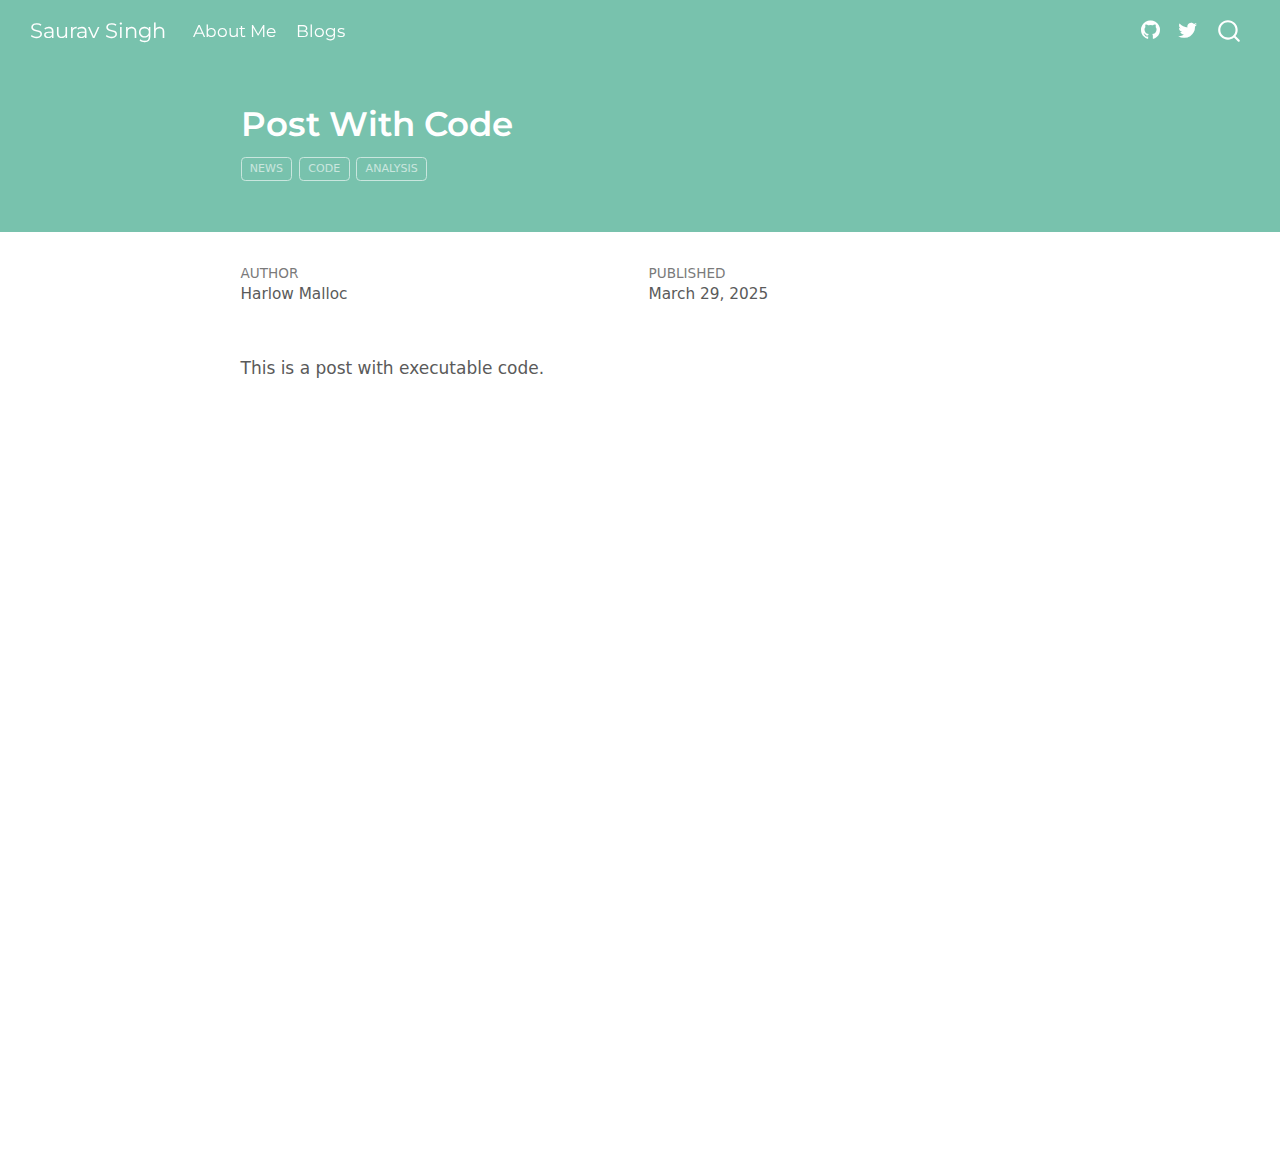
<file: docs/posts/post-with-code/index.html>
<!DOCTYPE html>
<html xmlns="http://www.w3.org/1999/xhtml" lang="en" xml:lang="en"><head>

<meta charset="utf-8">
<meta name="generator" content="quarto-1.6.37">

<meta name="viewport" content="width=device-width, initial-scale=1.0, user-scalable=yes">

<meta name="author" content="Harlow Malloc">
<meta name="dcterms.date" content="2025-03-29">

<title>Post With Code – Saurav Singh</title>
<style>
code{white-space: pre-wrap;}
span.smallcaps{font-variant: small-caps;}
div.columns{display: flex; gap: min(4vw, 1.5em);}
div.column{flex: auto; overflow-x: auto;}
div.hanging-indent{margin-left: 1.5em; text-indent: -1.5em;}
ul.task-list{list-style: none;}
ul.task-list li input[type="checkbox"] {
  width: 0.8em;
  margin: 0 0.8em 0.2em -1em; /* quarto-specific, see https://github.com/quarto-dev/quarto-cli/issues/4556 */ 
  vertical-align: middle;
}
</style>


<script src="../../site_libs/quarto-nav/quarto-nav.js"></script>
<script src="../../site_libs/quarto-nav/headroom.min.js"></script>
<script src="../../site_libs/clipboard/clipboard.min.js"></script>
<script src="../../site_libs/quarto-search/autocomplete.umd.js"></script>
<script src="../../site_libs/quarto-search/fuse.min.js"></script>
<script src="../../site_libs/quarto-search/quarto-search.js"></script>
<meta name="quarto:offset" content="../../">
<script src="../../site_libs/quarto-html/quarto.js"></script>
<script src="../../site_libs/quarto-html/popper.min.js"></script>
<script src="../../site_libs/quarto-html/tippy.umd.min.js"></script>
<script src="../../site_libs/quarto-html/anchor.min.js"></script>
<link href="../../site_libs/quarto-html/tippy.css" rel="stylesheet">
<link href="../../site_libs/quarto-html/quarto-syntax-highlighting-29e2c20b02301cfff04dc8050bf30c7e.css" rel="stylesheet" id="quarto-text-highlighting-styles">
<script src="../../site_libs/bootstrap/bootstrap.min.js"></script>
<link href="../../site_libs/bootstrap/bootstrap-icons.css" rel="stylesheet">
<link href="../../site_libs/bootstrap/bootstrap-b050676c928329e999f584e71a59023e.min.css" rel="stylesheet" append-hash="true" id="quarto-bootstrap" data-mode="light">
<script id="quarto-search-options" type="application/json">{
  "location": "navbar",
  "copy-button": false,
  "collapse-after": 3,
  "panel-placement": "end",
  "type": "overlay",
  "limit": 50,
  "keyboard-shortcut": [
    "f",
    "/",
    "s"
  ],
  "show-item-context": false,
  "language": {
    "search-no-results-text": "No results",
    "search-matching-documents-text": "matching documents",
    "search-copy-link-title": "Copy link to search",
    "search-hide-matches-text": "Hide additional matches",
    "search-more-match-text": "more match in this document",
    "search-more-matches-text": "more matches in this document",
    "search-clear-button-title": "Clear",
    "search-text-placeholder": "",
    "search-detached-cancel-button-title": "Cancel",
    "search-submit-button-title": "Submit",
    "search-label": "Search"
  }
}</script>


<link rel="stylesheet" href="../../styles.css">
</head>

<body class="nav-fixed fullcontent">

<div id="quarto-search-results"></div>
  <header id="quarto-header" class="headroom fixed-top quarto-banner">
    <nav class="navbar navbar-expand-lg " data-bs-theme="dark">
      <div class="navbar-container container-fluid">
      <div class="navbar-brand-container mx-auto">
    <a class="navbar-brand" href="../../index.html">
    <span class="navbar-title">Saurav Singh</span>
    </a>
  </div>
            <div id="quarto-search" class="" title="Search"></div>
          <button class="navbar-toggler" type="button" data-bs-toggle="collapse" data-bs-target="#navbarCollapse" aria-controls="navbarCollapse" role="menu" aria-expanded="false" aria-label="Toggle navigation" onclick="if (window.quartoToggleHeadroom) { window.quartoToggleHeadroom(); }">
  <span class="navbar-toggler-icon"></span>
</button>
          <div class="collapse navbar-collapse" id="navbarCollapse">
            <ul class="navbar-nav navbar-nav-scroll me-auto">
  <li class="nav-item">
    <a class="nav-link" href="../../about.html"> 
<span class="menu-text">About Me</span></a>
  </li>  
  <li class="nav-item">
    <a class="nav-link" href="../../index.html"> 
<span class="menu-text">Blogs</span></a>
  </li>  
</ul>
            <ul class="navbar-nav navbar-nav-scroll ms-auto">
  <li class="nav-item compact">
    <a class="nav-link" href="https://github.com/saurav2040"> <i class="bi bi-github" role="img">
</i> 
<span class="menu-text"></span></a>
  </li>  
  <li class="nav-item compact">
    <a class="nav-link" href="https://x.com/Saurav2023"> <i class="bi bi-twitter" role="img">
</i> 
<span class="menu-text"></span></a>
  </li>  
</ul>
          </div> <!-- /navcollapse -->
            <div class="quarto-navbar-tools">
</div>
      </div> <!-- /container-fluid -->
    </nav>
</header>
<!-- content -->
<header id="title-block-header" class="quarto-title-block default page-columns page-full">
  <div class="quarto-title-banner page-columns page-full">
    <div class="quarto-title column-body">
      <h1 class="title">Post With Code</h1>
                                <div class="quarto-categories">
                <div class="quarto-category">news</div>
                <div class="quarto-category">code</div>
                <div class="quarto-category">analysis</div>
              </div>
                  </div>
  </div>
    
  
  <div class="quarto-title-meta">

      <div>
      <div class="quarto-title-meta-heading">Author</div>
      <div class="quarto-title-meta-contents">
               <p>Harlow Malloc </p>
            </div>
    </div>
      
      <div>
      <div class="quarto-title-meta-heading">Published</div>
      <div class="quarto-title-meta-contents">
        <p class="date">March 29, 2025</p>
      </div>
    </div>
    
      
    </div>
    
  
  </header><div id="quarto-content" class="quarto-container page-columns page-rows-contents page-layout-article page-navbar">
<!-- sidebar -->
<!-- margin-sidebar -->
    
<!-- main -->
<main class="content quarto-banner-title-block" id="quarto-document-content">





<p>This is a post with executable code.</p>



</main> <!-- /main -->
<script id="quarto-html-after-body" type="application/javascript">
window.document.addEventListener("DOMContentLoaded", function (event) {
  const toggleBodyColorMode = (bsSheetEl) => {
    const mode = bsSheetEl.getAttribute("data-mode");
    const bodyEl = window.document.querySelector("body");
    if (mode === "dark") {
      bodyEl.classList.add("quarto-dark");
      bodyEl.classList.remove("quarto-light");
    } else {
      bodyEl.classList.add("quarto-light");
      bodyEl.classList.remove("quarto-dark");
    }
  }
  const toggleBodyColorPrimary = () => {
    const bsSheetEl = window.document.querySelector("link#quarto-bootstrap");
    if (bsSheetEl) {
      toggleBodyColorMode(bsSheetEl);
    }
  }
  toggleBodyColorPrimary();  
  const icon = "";
  const anchorJS = new window.AnchorJS();
  anchorJS.options = {
    placement: 'right',
    icon: icon
  };
  anchorJS.add('.anchored');
  const isCodeAnnotation = (el) => {
    for (const clz of el.classList) {
      if (clz.startsWith('code-annotation-')) {                     
        return true;
      }
    }
    return false;
  }
  const onCopySuccess = function(e) {
    // button target
    const button = e.trigger;
    // don't keep focus
    button.blur();
    // flash "checked"
    button.classList.add('code-copy-button-checked');
    var currentTitle = button.getAttribute("title");
    button.setAttribute("title", "Copied!");
    let tooltip;
    if (window.bootstrap) {
      button.setAttribute("data-bs-toggle", "tooltip");
      button.setAttribute("data-bs-placement", "left");
      button.setAttribute("data-bs-title", "Copied!");
      tooltip = new bootstrap.Tooltip(button, 
        { trigger: "manual", 
          customClass: "code-copy-button-tooltip",
          offset: [0, -8]});
      tooltip.show();    
    }
    setTimeout(function() {
      if (tooltip) {
        tooltip.hide();
        button.removeAttribute("data-bs-title");
        button.removeAttribute("data-bs-toggle");
        button.removeAttribute("data-bs-placement");
      }
      button.setAttribute("title", currentTitle);
      button.classList.remove('code-copy-button-checked');
    }, 1000);
    // clear code selection
    e.clearSelection();
  }
  const getTextToCopy = function(trigger) {
      const codeEl = trigger.previousElementSibling.cloneNode(true);
      for (const childEl of codeEl.children) {
        if (isCodeAnnotation(childEl)) {
          childEl.remove();
        }
      }
      return codeEl.innerText;
  }
  const clipboard = new window.ClipboardJS('.code-copy-button:not([data-in-quarto-modal])', {
    text: getTextToCopy
  });
  clipboard.on('success', onCopySuccess);
  if (window.document.getElementById('quarto-embedded-source-code-modal')) {
    const clipboardModal = new window.ClipboardJS('.code-copy-button[data-in-quarto-modal]', {
      text: getTextToCopy,
      container: window.document.getElementById('quarto-embedded-source-code-modal')
    });
    clipboardModal.on('success', onCopySuccess);
  }
    var localhostRegex = new RegExp(/^(?:http|https):\/\/localhost\:?[0-9]*\//);
    var mailtoRegex = new RegExp(/^mailto:/);
      var filterRegex = new RegExp('/' + window.location.host + '/');
    var isInternal = (href) => {
        return filterRegex.test(href) || localhostRegex.test(href) || mailtoRegex.test(href);
    }
    // Inspect non-navigation links and adorn them if external
 	var links = window.document.querySelectorAll('a[href]:not(.nav-link):not(.navbar-brand):not(.toc-action):not(.sidebar-link):not(.sidebar-item-toggle):not(.pagination-link):not(.no-external):not([aria-hidden]):not(.dropdown-item):not(.quarto-navigation-tool):not(.about-link)');
    for (var i=0; i<links.length; i++) {
      const link = links[i];
      if (!isInternal(link.href)) {
        // undo the damage that might have been done by quarto-nav.js in the case of
        // links that we want to consider external
        if (link.dataset.originalHref !== undefined) {
          link.href = link.dataset.originalHref;
        }
      }
    }
  function tippyHover(el, contentFn, onTriggerFn, onUntriggerFn) {
    const config = {
      allowHTML: true,
      maxWidth: 500,
      delay: 100,
      arrow: false,
      appendTo: function(el) {
          return el.parentElement;
      },
      interactive: true,
      interactiveBorder: 10,
      theme: 'quarto',
      placement: 'bottom-start',
    };
    if (contentFn) {
      config.content = contentFn;
    }
    if (onTriggerFn) {
      config.onTrigger = onTriggerFn;
    }
    if (onUntriggerFn) {
      config.onUntrigger = onUntriggerFn;
    }
    window.tippy(el, config); 
  }
  const noterefs = window.document.querySelectorAll('a[role="doc-noteref"]');
  for (var i=0; i<noterefs.length; i++) {
    const ref = noterefs[i];
    tippyHover(ref, function() {
      // use id or data attribute instead here
      let href = ref.getAttribute('data-footnote-href') || ref.getAttribute('href');
      try { href = new URL(href).hash; } catch {}
      const id = href.replace(/^#\/?/, "");
      const note = window.document.getElementById(id);
      if (note) {
        return note.innerHTML;
      } else {
        return "";
      }
    });
  }
  const xrefs = window.document.querySelectorAll('a.quarto-xref');
  const processXRef = (id, note) => {
    // Strip column container classes
    const stripColumnClz = (el) => {
      el.classList.remove("page-full", "page-columns");
      if (el.children) {
        for (const child of el.children) {
          stripColumnClz(child);
        }
      }
    }
    stripColumnClz(note)
    if (id === null || id.startsWith('sec-')) {
      // Special case sections, only their first couple elements
      const container = document.createElement("div");
      if (note.children && note.children.length > 2) {
        container.appendChild(note.children[0].cloneNode(true));
        for (let i = 1; i < note.children.length; i++) {
          const child = note.children[i];
          if (child.tagName === "P" && child.innerText === "") {
            continue;
          } else {
            container.appendChild(child.cloneNode(true));
            break;
          }
        }
        if (window.Quarto?.typesetMath) {
          window.Quarto.typesetMath(container);
        }
        return container.innerHTML
      } else {
        if (window.Quarto?.typesetMath) {
          window.Quarto.typesetMath(note);
        }
        return note.innerHTML;
      }
    } else {
      // Remove any anchor links if they are present
      const anchorLink = note.querySelector('a.anchorjs-link');
      if (anchorLink) {
        anchorLink.remove();
      }
      if (window.Quarto?.typesetMath) {
        window.Quarto.typesetMath(note);
      }
      if (note.classList.contains("callout")) {
        return note.outerHTML;
      } else {
        return note.innerHTML;
      }
    }
  }
  for (var i=0; i<xrefs.length; i++) {
    const xref = xrefs[i];
    tippyHover(xref, undefined, function(instance) {
      instance.disable();
      let url = xref.getAttribute('href');
      let hash = undefined; 
      if (url.startsWith('#')) {
        hash = url;
      } else {
        try { hash = new URL(url).hash; } catch {}
      }
      if (hash) {
        const id = hash.replace(/^#\/?/, "");
        const note = window.document.getElementById(id);
        if (note !== null) {
          try {
            const html = processXRef(id, note.cloneNode(true));
            instance.setContent(html);
          } finally {
            instance.enable();
            instance.show();
          }
        } else {
          // See if we can fetch this
          fetch(url.split('#')[0])
          .then(res => res.text())
          .then(html => {
            const parser = new DOMParser();
            const htmlDoc = parser.parseFromString(html, "text/html");
            const note = htmlDoc.getElementById(id);
            if (note !== null) {
              const html = processXRef(id, note);
              instance.setContent(html);
            } 
          }).finally(() => {
            instance.enable();
            instance.show();
          });
        }
      } else {
        // See if we can fetch a full url (with no hash to target)
        // This is a special case and we should probably do some content thinning / targeting
        fetch(url)
        .then(res => res.text())
        .then(html => {
          const parser = new DOMParser();
          const htmlDoc = parser.parseFromString(html, "text/html");
          const note = htmlDoc.querySelector('main.content');
          if (note !== null) {
            // This should only happen for chapter cross references
            // (since there is no id in the URL)
            // remove the first header
            if (note.children.length > 0 && note.children[0].tagName === "HEADER") {
              note.children[0].remove();
            }
            const html = processXRef(null, note);
            instance.setContent(html);
          } 
        }).finally(() => {
          instance.enable();
          instance.show();
        });
      }
    }, function(instance) {
    });
  }
      let selectedAnnoteEl;
      const selectorForAnnotation = ( cell, annotation) => {
        let cellAttr = 'data-code-cell="' + cell + '"';
        let lineAttr = 'data-code-annotation="' +  annotation + '"';
        const selector = 'span[' + cellAttr + '][' + lineAttr + ']';
        return selector;
      }
      const selectCodeLines = (annoteEl) => {
        const doc = window.document;
        const targetCell = annoteEl.getAttribute("data-target-cell");
        const targetAnnotation = annoteEl.getAttribute("data-target-annotation");
        const annoteSpan = window.document.querySelector(selectorForAnnotation(targetCell, targetAnnotation));
        const lines = annoteSpan.getAttribute("data-code-lines").split(",");
        const lineIds = lines.map((line) => {
          return targetCell + "-" + line;
        })
        let top = null;
        let height = null;
        let parent = null;
        if (lineIds.length > 0) {
            //compute the position of the single el (top and bottom and make a div)
            const el = window.document.getElementById(lineIds[0]);
            top = el.offsetTop;
            height = el.offsetHeight;
            parent = el.parentElement.parentElement;
          if (lineIds.length > 1) {
            const lastEl = window.document.getElementById(lineIds[lineIds.length - 1]);
            const bottom = lastEl.offsetTop + lastEl.offsetHeight;
            height = bottom - top;
          }
          if (top !== null && height !== null && parent !== null) {
            // cook up a div (if necessary) and position it 
            let div = window.document.getElementById("code-annotation-line-highlight");
            if (div === null) {
              div = window.document.createElement("div");
              div.setAttribute("id", "code-annotation-line-highlight");
              div.style.position = 'absolute';
              parent.appendChild(div);
            }
            div.style.top = top - 2 + "px";
            div.style.height = height + 4 + "px";
            div.style.left = 0;
            let gutterDiv = window.document.getElementById("code-annotation-line-highlight-gutter");
            if (gutterDiv === null) {
              gutterDiv = window.document.createElement("div");
              gutterDiv.setAttribute("id", "code-annotation-line-highlight-gutter");
              gutterDiv.style.position = 'absolute';
              const codeCell = window.document.getElementById(targetCell);
              const gutter = codeCell.querySelector('.code-annotation-gutter');
              gutter.appendChild(gutterDiv);
            }
            gutterDiv.style.top = top - 2 + "px";
            gutterDiv.style.height = height + 4 + "px";
          }
          selectedAnnoteEl = annoteEl;
        }
      };
      const unselectCodeLines = () => {
        const elementsIds = ["code-annotation-line-highlight", "code-annotation-line-highlight-gutter"];
        elementsIds.forEach((elId) => {
          const div = window.document.getElementById(elId);
          if (div) {
            div.remove();
          }
        });
        selectedAnnoteEl = undefined;
      };
        // Handle positioning of the toggle
    window.addEventListener(
      "resize",
      throttle(() => {
        elRect = undefined;
        if (selectedAnnoteEl) {
          selectCodeLines(selectedAnnoteEl);
        }
      }, 10)
    );
    function throttle(fn, ms) {
    let throttle = false;
    let timer;
      return (...args) => {
        if(!throttle) { // first call gets through
            fn.apply(this, args);
            throttle = true;
        } else { // all the others get throttled
            if(timer) clearTimeout(timer); // cancel #2
            timer = setTimeout(() => {
              fn.apply(this, args);
              timer = throttle = false;
            }, ms);
        }
      };
    }
      // Attach click handler to the DT
      const annoteDls = window.document.querySelectorAll('dt[data-target-cell]');
      for (const annoteDlNode of annoteDls) {
        annoteDlNode.addEventListener('click', (event) => {
          const clickedEl = event.target;
          if (clickedEl !== selectedAnnoteEl) {
            unselectCodeLines();
            const activeEl = window.document.querySelector('dt[data-target-cell].code-annotation-active');
            if (activeEl) {
              activeEl.classList.remove('code-annotation-active');
            }
            selectCodeLines(clickedEl);
            clickedEl.classList.add('code-annotation-active');
          } else {
            // Unselect the line
            unselectCodeLines();
            clickedEl.classList.remove('code-annotation-active');
          }
        });
      }
  const findCites = (el) => {
    const parentEl = el.parentElement;
    if (parentEl) {
      const cites = parentEl.dataset.cites;
      if (cites) {
        return {
          el,
          cites: cites.split(' ')
        };
      } else {
        return findCites(el.parentElement)
      }
    } else {
      return undefined;
    }
  };
  var bibliorefs = window.document.querySelectorAll('a[role="doc-biblioref"]');
  for (var i=0; i<bibliorefs.length; i++) {
    const ref = bibliorefs[i];
    const citeInfo = findCites(ref);
    if (citeInfo) {
      tippyHover(citeInfo.el, function() {
        var popup = window.document.createElement('div');
        citeInfo.cites.forEach(function(cite) {
          var citeDiv = window.document.createElement('div');
          citeDiv.classList.add('hanging-indent');
          citeDiv.classList.add('csl-entry');
          var biblioDiv = window.document.getElementById('ref-' + cite);
          if (biblioDiv) {
            citeDiv.innerHTML = biblioDiv.innerHTML;
          }
          popup.appendChild(citeDiv);
        });
        return popup.innerHTML;
      });
    }
  }
});
</script>
</div> <!-- /content -->




</body></html>
</file>
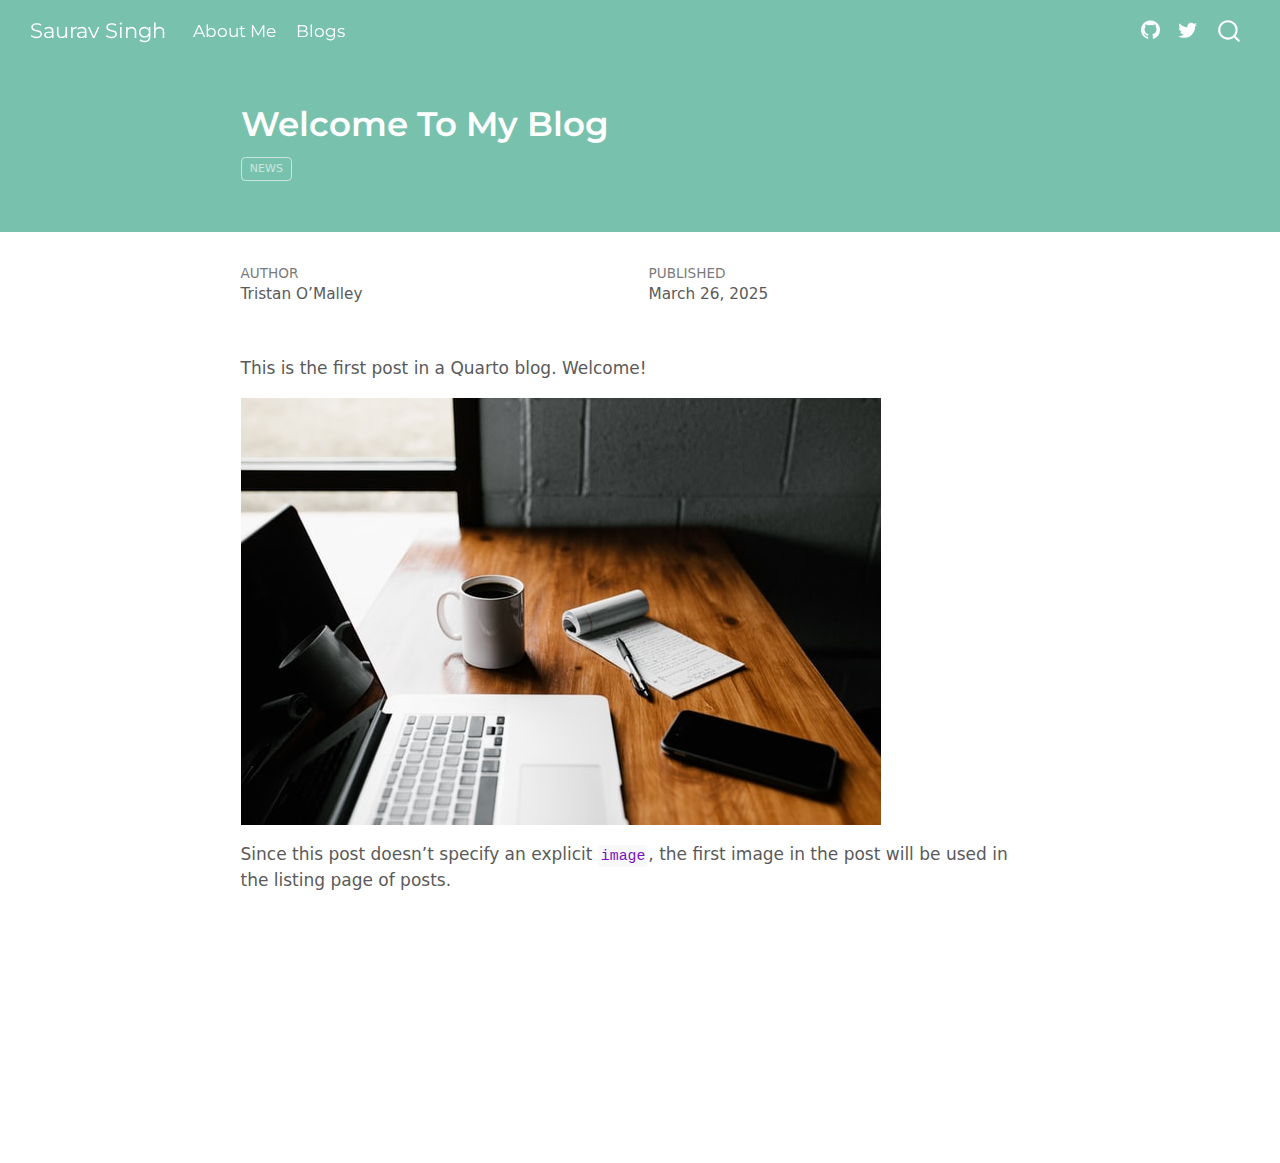
<file: docs/posts/welcome/index.html>
<!DOCTYPE html>
<html xmlns="http://www.w3.org/1999/xhtml" lang="en" xml:lang="en"><head>

<meta charset="utf-8">
<meta name="generator" content="quarto-1.6.37">

<meta name="viewport" content="width=device-width, initial-scale=1.0, user-scalable=yes">

<meta name="author" content="Tristan O’Malley">
<meta name="dcterms.date" content="2025-03-26">

<title>Welcome To My Blog – Saurav Singh</title>
<style>
code{white-space: pre-wrap;}
span.smallcaps{font-variant: small-caps;}
div.columns{display: flex; gap: min(4vw, 1.5em);}
div.column{flex: auto; overflow-x: auto;}
div.hanging-indent{margin-left: 1.5em; text-indent: -1.5em;}
ul.task-list{list-style: none;}
ul.task-list li input[type="checkbox"] {
  width: 0.8em;
  margin: 0 0.8em 0.2em -1em; /* quarto-specific, see https://github.com/quarto-dev/quarto-cli/issues/4556 */ 
  vertical-align: middle;
}
</style>


<script src="../../site_libs/quarto-nav/quarto-nav.js"></script>
<script src="../../site_libs/quarto-nav/headroom.min.js"></script>
<script src="../../site_libs/clipboard/clipboard.min.js"></script>
<script src="../../site_libs/quarto-search/autocomplete.umd.js"></script>
<script src="../../site_libs/quarto-search/fuse.min.js"></script>
<script src="../../site_libs/quarto-search/quarto-search.js"></script>
<meta name="quarto:offset" content="../../">
<script src="../../site_libs/quarto-html/quarto.js"></script>
<script src="../../site_libs/quarto-html/popper.min.js"></script>
<script src="../../site_libs/quarto-html/tippy.umd.min.js"></script>
<script src="../../site_libs/quarto-html/anchor.min.js"></script>
<link href="../../site_libs/quarto-html/tippy.css" rel="stylesheet">
<link href="../../site_libs/quarto-html/quarto-syntax-highlighting-29e2c20b02301cfff04dc8050bf30c7e.css" rel="stylesheet" id="quarto-text-highlighting-styles">
<script src="../../site_libs/bootstrap/bootstrap.min.js"></script>
<link href="../../site_libs/bootstrap/bootstrap-icons.css" rel="stylesheet">
<link href="../../site_libs/bootstrap/bootstrap-b050676c928329e999f584e71a59023e.min.css" rel="stylesheet" append-hash="true" id="quarto-bootstrap" data-mode="light">
<script id="quarto-search-options" type="application/json">{
  "location": "navbar",
  "copy-button": false,
  "collapse-after": 3,
  "panel-placement": "end",
  "type": "overlay",
  "limit": 50,
  "keyboard-shortcut": [
    "f",
    "/",
    "s"
  ],
  "show-item-context": false,
  "language": {
    "search-no-results-text": "No results",
    "search-matching-documents-text": "matching documents",
    "search-copy-link-title": "Copy link to search",
    "search-hide-matches-text": "Hide additional matches",
    "search-more-match-text": "more match in this document",
    "search-more-matches-text": "more matches in this document",
    "search-clear-button-title": "Clear",
    "search-text-placeholder": "",
    "search-detached-cancel-button-title": "Cancel",
    "search-submit-button-title": "Submit",
    "search-label": "Search"
  }
}</script>


<link rel="stylesheet" href="../../styles.css">
</head>

<body class="nav-fixed fullcontent">

<div id="quarto-search-results"></div>
  <header id="quarto-header" class="headroom fixed-top quarto-banner">
    <nav class="navbar navbar-expand-lg " data-bs-theme="dark">
      <div class="navbar-container container-fluid">
      <div class="navbar-brand-container mx-auto">
    <a class="navbar-brand" href="../../index.html">
    <span class="navbar-title">Saurav Singh</span>
    </a>
  </div>
            <div id="quarto-search" class="" title="Search"></div>
          <button class="navbar-toggler" type="button" data-bs-toggle="collapse" data-bs-target="#navbarCollapse" aria-controls="navbarCollapse" role="menu" aria-expanded="false" aria-label="Toggle navigation" onclick="if (window.quartoToggleHeadroom) { window.quartoToggleHeadroom(); }">
  <span class="navbar-toggler-icon"></span>
</button>
          <div class="collapse navbar-collapse" id="navbarCollapse">
            <ul class="navbar-nav navbar-nav-scroll me-auto">
  <li class="nav-item">
    <a class="nav-link" href="../../about.html"> 
<span class="menu-text">About Me</span></a>
  </li>  
  <li class="nav-item">
    <a class="nav-link" href="../../index.html"> 
<span class="menu-text">Blogs</span></a>
  </li>  
</ul>
            <ul class="navbar-nav navbar-nav-scroll ms-auto">
  <li class="nav-item compact">
    <a class="nav-link" href="https://github.com/saurav2040"> <i class="bi bi-github" role="img">
</i> 
<span class="menu-text"></span></a>
  </li>  
  <li class="nav-item compact">
    <a class="nav-link" href="https://x.com/Saurav2023"> <i class="bi bi-twitter" role="img">
</i> 
<span class="menu-text"></span></a>
  </li>  
</ul>
          </div> <!-- /navcollapse -->
            <div class="quarto-navbar-tools">
</div>
      </div> <!-- /container-fluid -->
    </nav>
</header>
<!-- content -->
<header id="title-block-header" class="quarto-title-block default page-columns page-full">
  <div class="quarto-title-banner page-columns page-full">
    <div class="quarto-title column-body">
      <h1 class="title">Welcome To My Blog</h1>
                                <div class="quarto-categories">
                <div class="quarto-category">news</div>
              </div>
                  </div>
  </div>
    
  
  <div class="quarto-title-meta">

      <div>
      <div class="quarto-title-meta-heading">Author</div>
      <div class="quarto-title-meta-contents">
               <p>Tristan O’Malley </p>
            </div>
    </div>
      
      <div>
      <div class="quarto-title-meta-heading">Published</div>
      <div class="quarto-title-meta-contents">
        <p class="date">March 26, 2025</p>
      </div>
    </div>
    
      
    </div>
    
  
  </header><div id="quarto-content" class="quarto-container page-columns page-rows-contents page-layout-article page-navbar">
<!-- sidebar -->
<!-- margin-sidebar -->
    
<!-- main -->
<main class="content quarto-banner-title-block" id="quarto-document-content">





<p>This is the first post in a Quarto blog. Welcome!</p>
<p><img src="thumbnail.jpg" class="img-fluid"></p>
<p>Since this post doesn’t specify an explicit <code>image</code>, the first image in the post will be used in the listing page of posts.</p>



</main> <!-- /main -->
<script id="quarto-html-after-body" type="application/javascript">
window.document.addEventListener("DOMContentLoaded", function (event) {
  const toggleBodyColorMode = (bsSheetEl) => {
    const mode = bsSheetEl.getAttribute("data-mode");
    const bodyEl = window.document.querySelector("body");
    if (mode === "dark") {
      bodyEl.classList.add("quarto-dark");
      bodyEl.classList.remove("quarto-light");
    } else {
      bodyEl.classList.add("quarto-light");
      bodyEl.classList.remove("quarto-dark");
    }
  }
  const toggleBodyColorPrimary = () => {
    const bsSheetEl = window.document.querySelector("link#quarto-bootstrap");
    if (bsSheetEl) {
      toggleBodyColorMode(bsSheetEl);
    }
  }
  toggleBodyColorPrimary();  
  const icon = "";
  const anchorJS = new window.AnchorJS();
  anchorJS.options = {
    placement: 'right',
    icon: icon
  };
  anchorJS.add('.anchored');
  const isCodeAnnotation = (el) => {
    for (const clz of el.classList) {
      if (clz.startsWith('code-annotation-')) {                     
        return true;
      }
    }
    return false;
  }
  const onCopySuccess = function(e) {
    // button target
    const button = e.trigger;
    // don't keep focus
    button.blur();
    // flash "checked"
    button.classList.add('code-copy-button-checked');
    var currentTitle = button.getAttribute("title");
    button.setAttribute("title", "Copied!");
    let tooltip;
    if (window.bootstrap) {
      button.setAttribute("data-bs-toggle", "tooltip");
      button.setAttribute("data-bs-placement", "left");
      button.setAttribute("data-bs-title", "Copied!");
      tooltip = new bootstrap.Tooltip(button, 
        { trigger: "manual", 
          customClass: "code-copy-button-tooltip",
          offset: [0, -8]});
      tooltip.show();    
    }
    setTimeout(function() {
      if (tooltip) {
        tooltip.hide();
        button.removeAttribute("data-bs-title");
        button.removeAttribute("data-bs-toggle");
        button.removeAttribute("data-bs-placement");
      }
      button.setAttribute("title", currentTitle);
      button.classList.remove('code-copy-button-checked');
    }, 1000);
    // clear code selection
    e.clearSelection();
  }
  const getTextToCopy = function(trigger) {
      const codeEl = trigger.previousElementSibling.cloneNode(true);
      for (const childEl of codeEl.children) {
        if (isCodeAnnotation(childEl)) {
          childEl.remove();
        }
      }
      return codeEl.innerText;
  }
  const clipboard = new window.ClipboardJS('.code-copy-button:not([data-in-quarto-modal])', {
    text: getTextToCopy
  });
  clipboard.on('success', onCopySuccess);
  if (window.document.getElementById('quarto-embedded-source-code-modal')) {
    const clipboardModal = new window.ClipboardJS('.code-copy-button[data-in-quarto-modal]', {
      text: getTextToCopy,
      container: window.document.getElementById('quarto-embedded-source-code-modal')
    });
    clipboardModal.on('success', onCopySuccess);
  }
    var localhostRegex = new RegExp(/^(?:http|https):\/\/localhost\:?[0-9]*\//);
    var mailtoRegex = new RegExp(/^mailto:/);
      var filterRegex = new RegExp('/' + window.location.host + '/');
    var isInternal = (href) => {
        return filterRegex.test(href) || localhostRegex.test(href) || mailtoRegex.test(href);
    }
    // Inspect non-navigation links and adorn them if external
 	var links = window.document.querySelectorAll('a[href]:not(.nav-link):not(.navbar-brand):not(.toc-action):not(.sidebar-link):not(.sidebar-item-toggle):not(.pagination-link):not(.no-external):not([aria-hidden]):not(.dropdown-item):not(.quarto-navigation-tool):not(.about-link)');
    for (var i=0; i<links.length; i++) {
      const link = links[i];
      if (!isInternal(link.href)) {
        // undo the damage that might have been done by quarto-nav.js in the case of
        // links that we want to consider external
        if (link.dataset.originalHref !== undefined) {
          link.href = link.dataset.originalHref;
        }
      }
    }
  function tippyHover(el, contentFn, onTriggerFn, onUntriggerFn) {
    const config = {
      allowHTML: true,
      maxWidth: 500,
      delay: 100,
      arrow: false,
      appendTo: function(el) {
          return el.parentElement;
      },
      interactive: true,
      interactiveBorder: 10,
      theme: 'quarto',
      placement: 'bottom-start',
    };
    if (contentFn) {
      config.content = contentFn;
    }
    if (onTriggerFn) {
      config.onTrigger = onTriggerFn;
    }
    if (onUntriggerFn) {
      config.onUntrigger = onUntriggerFn;
    }
    window.tippy(el, config); 
  }
  const noterefs = window.document.querySelectorAll('a[role="doc-noteref"]');
  for (var i=0; i<noterefs.length; i++) {
    const ref = noterefs[i];
    tippyHover(ref, function() {
      // use id or data attribute instead here
      let href = ref.getAttribute('data-footnote-href') || ref.getAttribute('href');
      try { href = new URL(href).hash; } catch {}
      const id = href.replace(/^#\/?/, "");
      const note = window.document.getElementById(id);
      if (note) {
        return note.innerHTML;
      } else {
        return "";
      }
    });
  }
  const xrefs = window.document.querySelectorAll('a.quarto-xref');
  const processXRef = (id, note) => {
    // Strip column container classes
    const stripColumnClz = (el) => {
      el.classList.remove("page-full", "page-columns");
      if (el.children) {
        for (const child of el.children) {
          stripColumnClz(child);
        }
      }
    }
    stripColumnClz(note)
    if (id === null || id.startsWith('sec-')) {
      // Special case sections, only their first couple elements
      const container = document.createElement("div");
      if (note.children && note.children.length > 2) {
        container.appendChild(note.children[0].cloneNode(true));
        for (let i = 1; i < note.children.length; i++) {
          const child = note.children[i];
          if (child.tagName === "P" && child.innerText === "") {
            continue;
          } else {
            container.appendChild(child.cloneNode(true));
            break;
          }
        }
        if (window.Quarto?.typesetMath) {
          window.Quarto.typesetMath(container);
        }
        return container.innerHTML
      } else {
        if (window.Quarto?.typesetMath) {
          window.Quarto.typesetMath(note);
        }
        return note.innerHTML;
      }
    } else {
      // Remove any anchor links if they are present
      const anchorLink = note.querySelector('a.anchorjs-link');
      if (anchorLink) {
        anchorLink.remove();
      }
      if (window.Quarto?.typesetMath) {
        window.Quarto.typesetMath(note);
      }
      if (note.classList.contains("callout")) {
        return note.outerHTML;
      } else {
        return note.innerHTML;
      }
    }
  }
  for (var i=0; i<xrefs.length; i++) {
    const xref = xrefs[i];
    tippyHover(xref, undefined, function(instance) {
      instance.disable();
      let url = xref.getAttribute('href');
      let hash = undefined; 
      if (url.startsWith('#')) {
        hash = url;
      } else {
        try { hash = new URL(url).hash; } catch {}
      }
      if (hash) {
        const id = hash.replace(/^#\/?/, "");
        const note = window.document.getElementById(id);
        if (note !== null) {
          try {
            const html = processXRef(id, note.cloneNode(true));
            instance.setContent(html);
          } finally {
            instance.enable();
            instance.show();
          }
        } else {
          // See if we can fetch this
          fetch(url.split('#')[0])
          .then(res => res.text())
          .then(html => {
            const parser = new DOMParser();
            const htmlDoc = parser.parseFromString(html, "text/html");
            const note = htmlDoc.getElementById(id);
            if (note !== null) {
              const html = processXRef(id, note);
              instance.setContent(html);
            } 
          }).finally(() => {
            instance.enable();
            instance.show();
          });
        }
      } else {
        // See if we can fetch a full url (with no hash to target)
        // This is a special case and we should probably do some content thinning / targeting
        fetch(url)
        .then(res => res.text())
        .then(html => {
          const parser = new DOMParser();
          const htmlDoc = parser.parseFromString(html, "text/html");
          const note = htmlDoc.querySelector('main.content');
          if (note !== null) {
            // This should only happen for chapter cross references
            // (since there is no id in the URL)
            // remove the first header
            if (note.children.length > 0 && note.children[0].tagName === "HEADER") {
              note.children[0].remove();
            }
            const html = processXRef(null, note);
            instance.setContent(html);
          } 
        }).finally(() => {
          instance.enable();
          instance.show();
        });
      }
    }, function(instance) {
    });
  }
      let selectedAnnoteEl;
      const selectorForAnnotation = ( cell, annotation) => {
        let cellAttr = 'data-code-cell="' + cell + '"';
        let lineAttr = 'data-code-annotation="' +  annotation + '"';
        const selector = 'span[' + cellAttr + '][' + lineAttr + ']';
        return selector;
      }
      const selectCodeLines = (annoteEl) => {
        const doc = window.document;
        const targetCell = annoteEl.getAttribute("data-target-cell");
        const targetAnnotation = annoteEl.getAttribute("data-target-annotation");
        const annoteSpan = window.document.querySelector(selectorForAnnotation(targetCell, targetAnnotation));
        const lines = annoteSpan.getAttribute("data-code-lines").split(",");
        const lineIds = lines.map((line) => {
          return targetCell + "-" + line;
        })
        let top = null;
        let height = null;
        let parent = null;
        if (lineIds.length > 0) {
            //compute the position of the single el (top and bottom and make a div)
            const el = window.document.getElementById(lineIds[0]);
            top = el.offsetTop;
            height = el.offsetHeight;
            parent = el.parentElement.parentElement;
          if (lineIds.length > 1) {
            const lastEl = window.document.getElementById(lineIds[lineIds.length - 1]);
            const bottom = lastEl.offsetTop + lastEl.offsetHeight;
            height = bottom - top;
          }
          if (top !== null && height !== null && parent !== null) {
            // cook up a div (if necessary) and position it 
            let div = window.document.getElementById("code-annotation-line-highlight");
            if (div === null) {
              div = window.document.createElement("div");
              div.setAttribute("id", "code-annotation-line-highlight");
              div.style.position = 'absolute';
              parent.appendChild(div);
            }
            div.style.top = top - 2 + "px";
            div.style.height = height + 4 + "px";
            div.style.left = 0;
            let gutterDiv = window.document.getElementById("code-annotation-line-highlight-gutter");
            if (gutterDiv === null) {
              gutterDiv = window.document.createElement("div");
              gutterDiv.setAttribute("id", "code-annotation-line-highlight-gutter");
              gutterDiv.style.position = 'absolute';
              const codeCell = window.document.getElementById(targetCell);
              const gutter = codeCell.querySelector('.code-annotation-gutter');
              gutter.appendChild(gutterDiv);
            }
            gutterDiv.style.top = top - 2 + "px";
            gutterDiv.style.height = height + 4 + "px";
          }
          selectedAnnoteEl = annoteEl;
        }
      };
      const unselectCodeLines = () => {
        const elementsIds = ["code-annotation-line-highlight", "code-annotation-line-highlight-gutter"];
        elementsIds.forEach((elId) => {
          const div = window.document.getElementById(elId);
          if (div) {
            div.remove();
          }
        });
        selectedAnnoteEl = undefined;
      };
        // Handle positioning of the toggle
    window.addEventListener(
      "resize",
      throttle(() => {
        elRect = undefined;
        if (selectedAnnoteEl) {
          selectCodeLines(selectedAnnoteEl);
        }
      }, 10)
    );
    function throttle(fn, ms) {
    let throttle = false;
    let timer;
      return (...args) => {
        if(!throttle) { // first call gets through
            fn.apply(this, args);
            throttle = true;
        } else { // all the others get throttled
            if(timer) clearTimeout(timer); // cancel #2
            timer = setTimeout(() => {
              fn.apply(this, args);
              timer = throttle = false;
            }, ms);
        }
      };
    }
      // Attach click handler to the DT
      const annoteDls = window.document.querySelectorAll('dt[data-target-cell]');
      for (const annoteDlNode of annoteDls) {
        annoteDlNode.addEventListener('click', (event) => {
          const clickedEl = event.target;
          if (clickedEl !== selectedAnnoteEl) {
            unselectCodeLines();
            const activeEl = window.document.querySelector('dt[data-target-cell].code-annotation-active');
            if (activeEl) {
              activeEl.classList.remove('code-annotation-active');
            }
            selectCodeLines(clickedEl);
            clickedEl.classList.add('code-annotation-active');
          } else {
            // Unselect the line
            unselectCodeLines();
            clickedEl.classList.remove('code-annotation-active');
          }
        });
      }
  const findCites = (el) => {
    const parentEl = el.parentElement;
    if (parentEl) {
      const cites = parentEl.dataset.cites;
      if (cites) {
        return {
          el,
          cites: cites.split(' ')
        };
      } else {
        return findCites(el.parentElement)
      }
    } else {
      return undefined;
    }
  };
  var bibliorefs = window.document.querySelectorAll('a[role="doc-biblioref"]');
  for (var i=0; i<bibliorefs.length; i++) {
    const ref = bibliorefs[i];
    const citeInfo = findCites(ref);
    if (citeInfo) {
      tippyHover(citeInfo.el, function() {
        var popup = window.document.createElement('div');
        citeInfo.cites.forEach(function(cite) {
          var citeDiv = window.document.createElement('div');
          citeDiv.classList.add('hanging-indent');
          citeDiv.classList.add('csl-entry');
          var biblioDiv = window.document.getElementById('ref-' + cite);
          if (biblioDiv) {
            citeDiv.innerHTML = biblioDiv.innerHTML;
          }
          popup.appendChild(citeDiv);
        });
        return popup.innerHTML;
      });
    }
  }
});
</script>
</div> <!-- /content -->




</body></html>
</file>
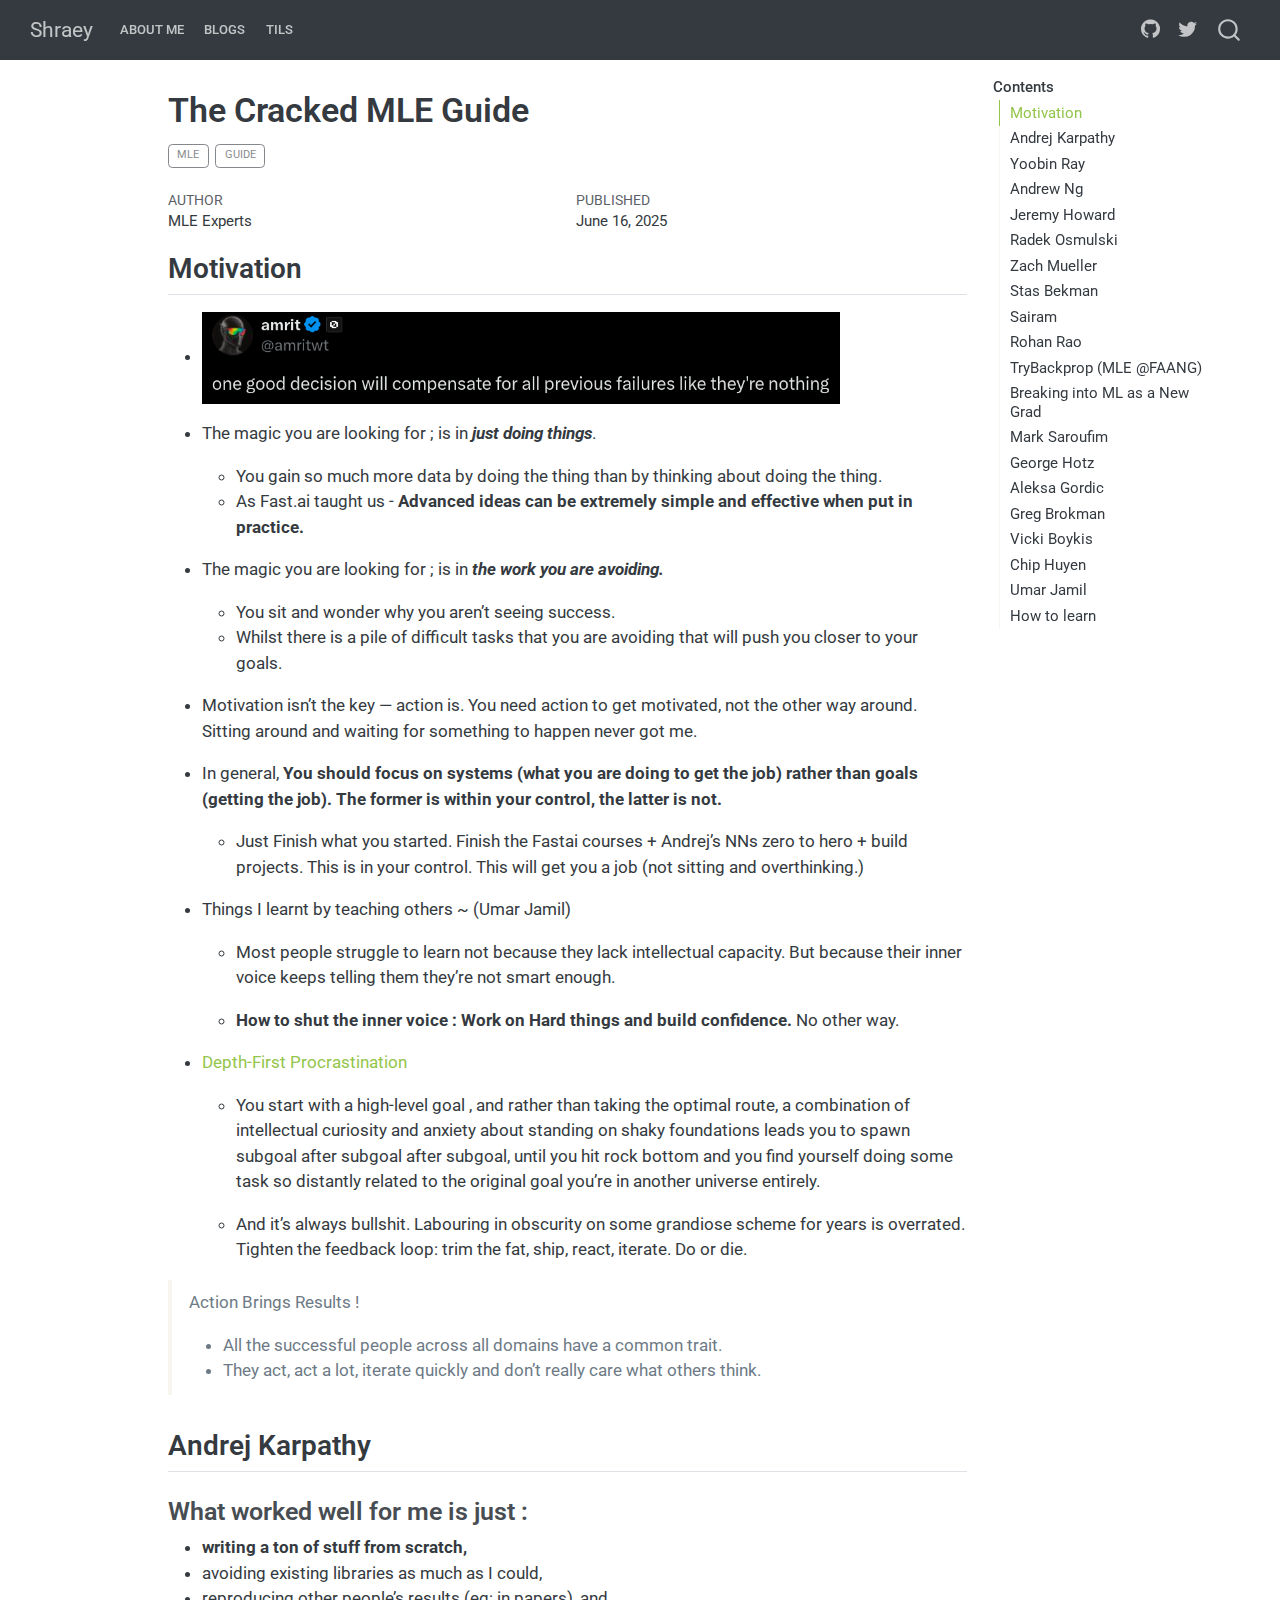
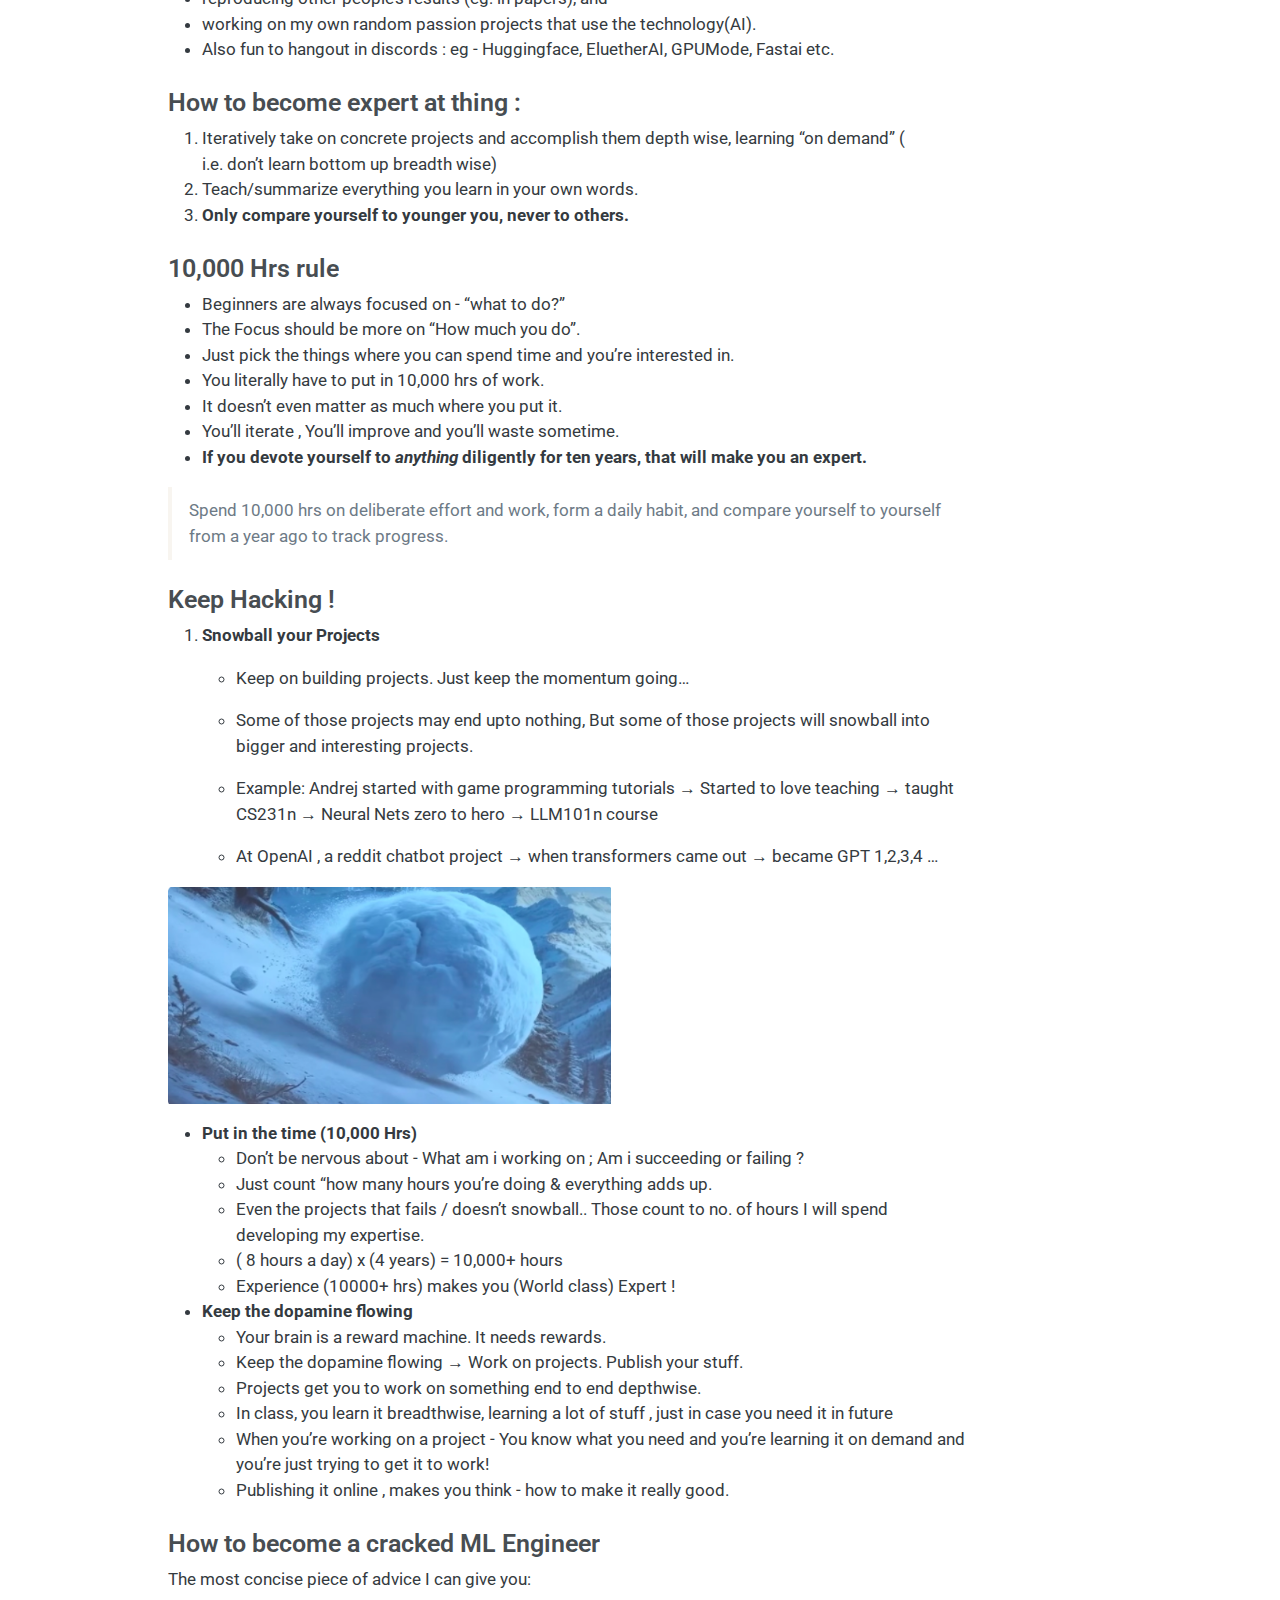
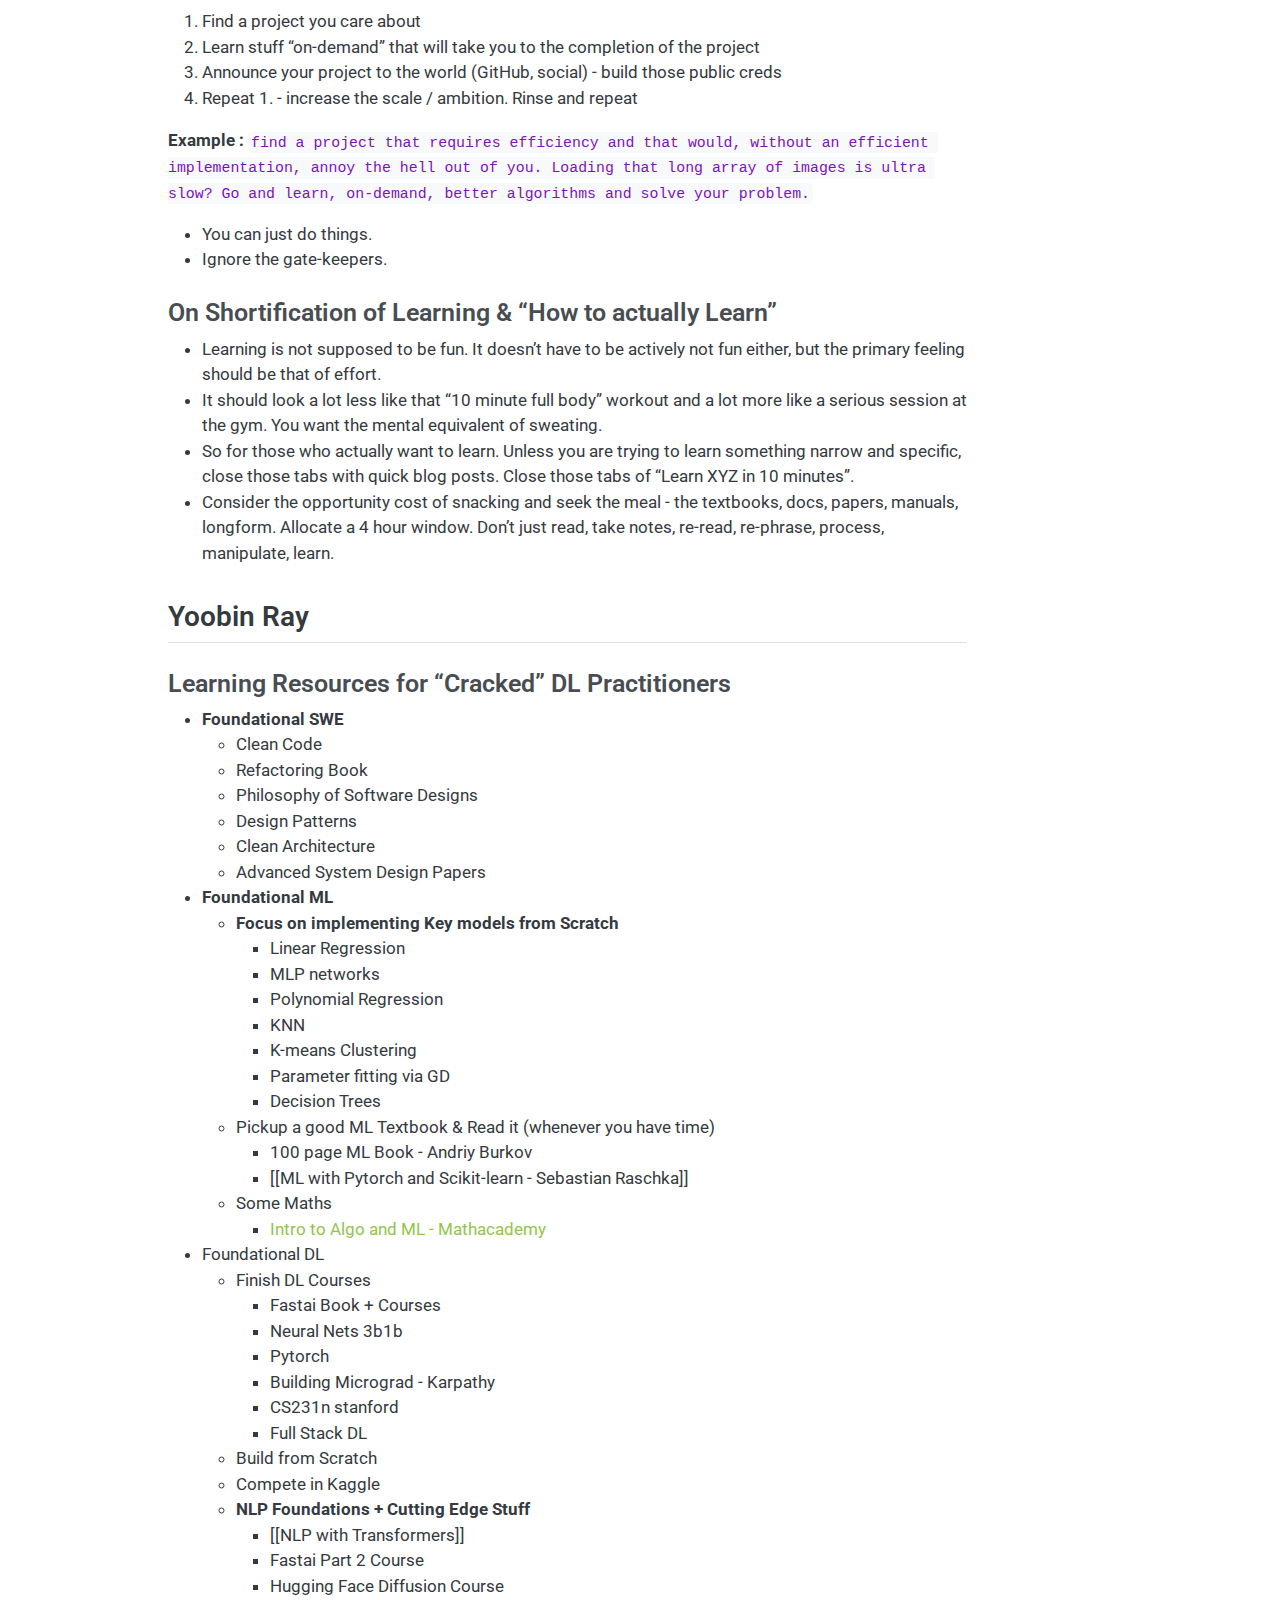
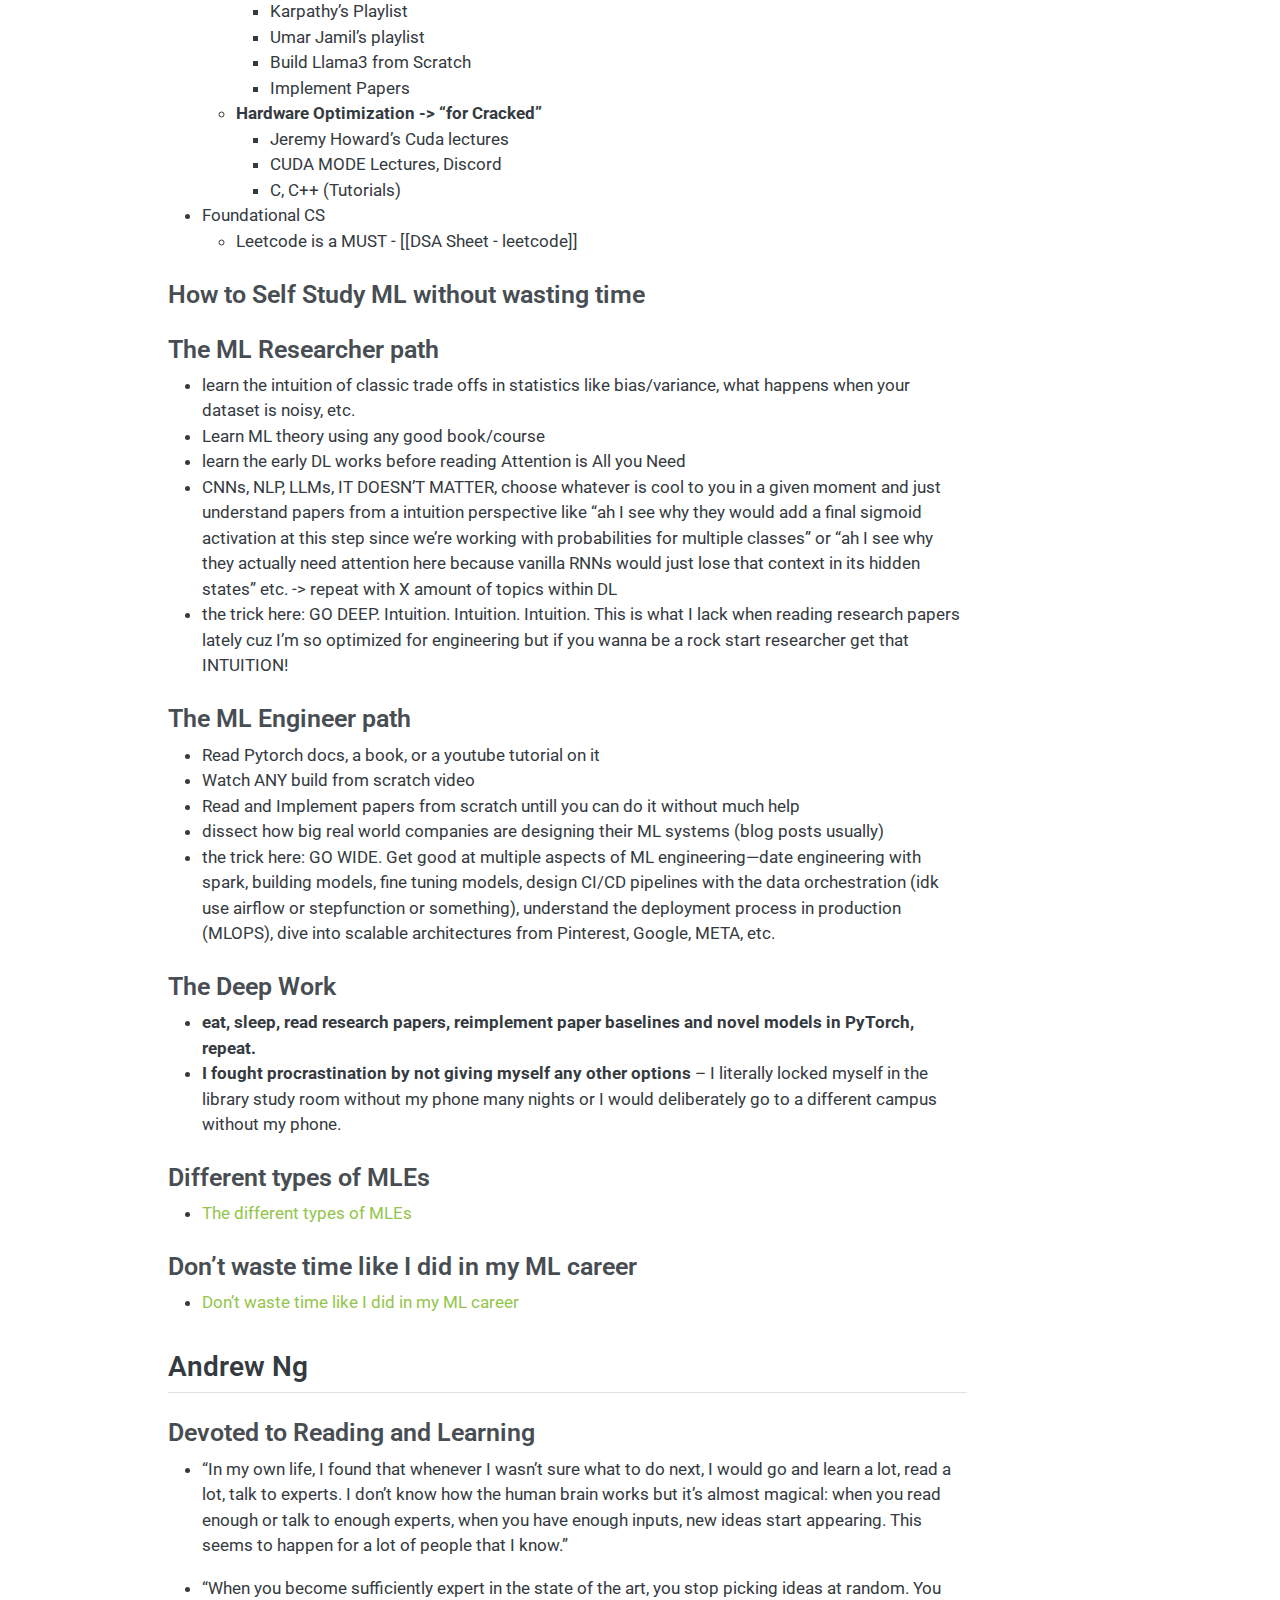
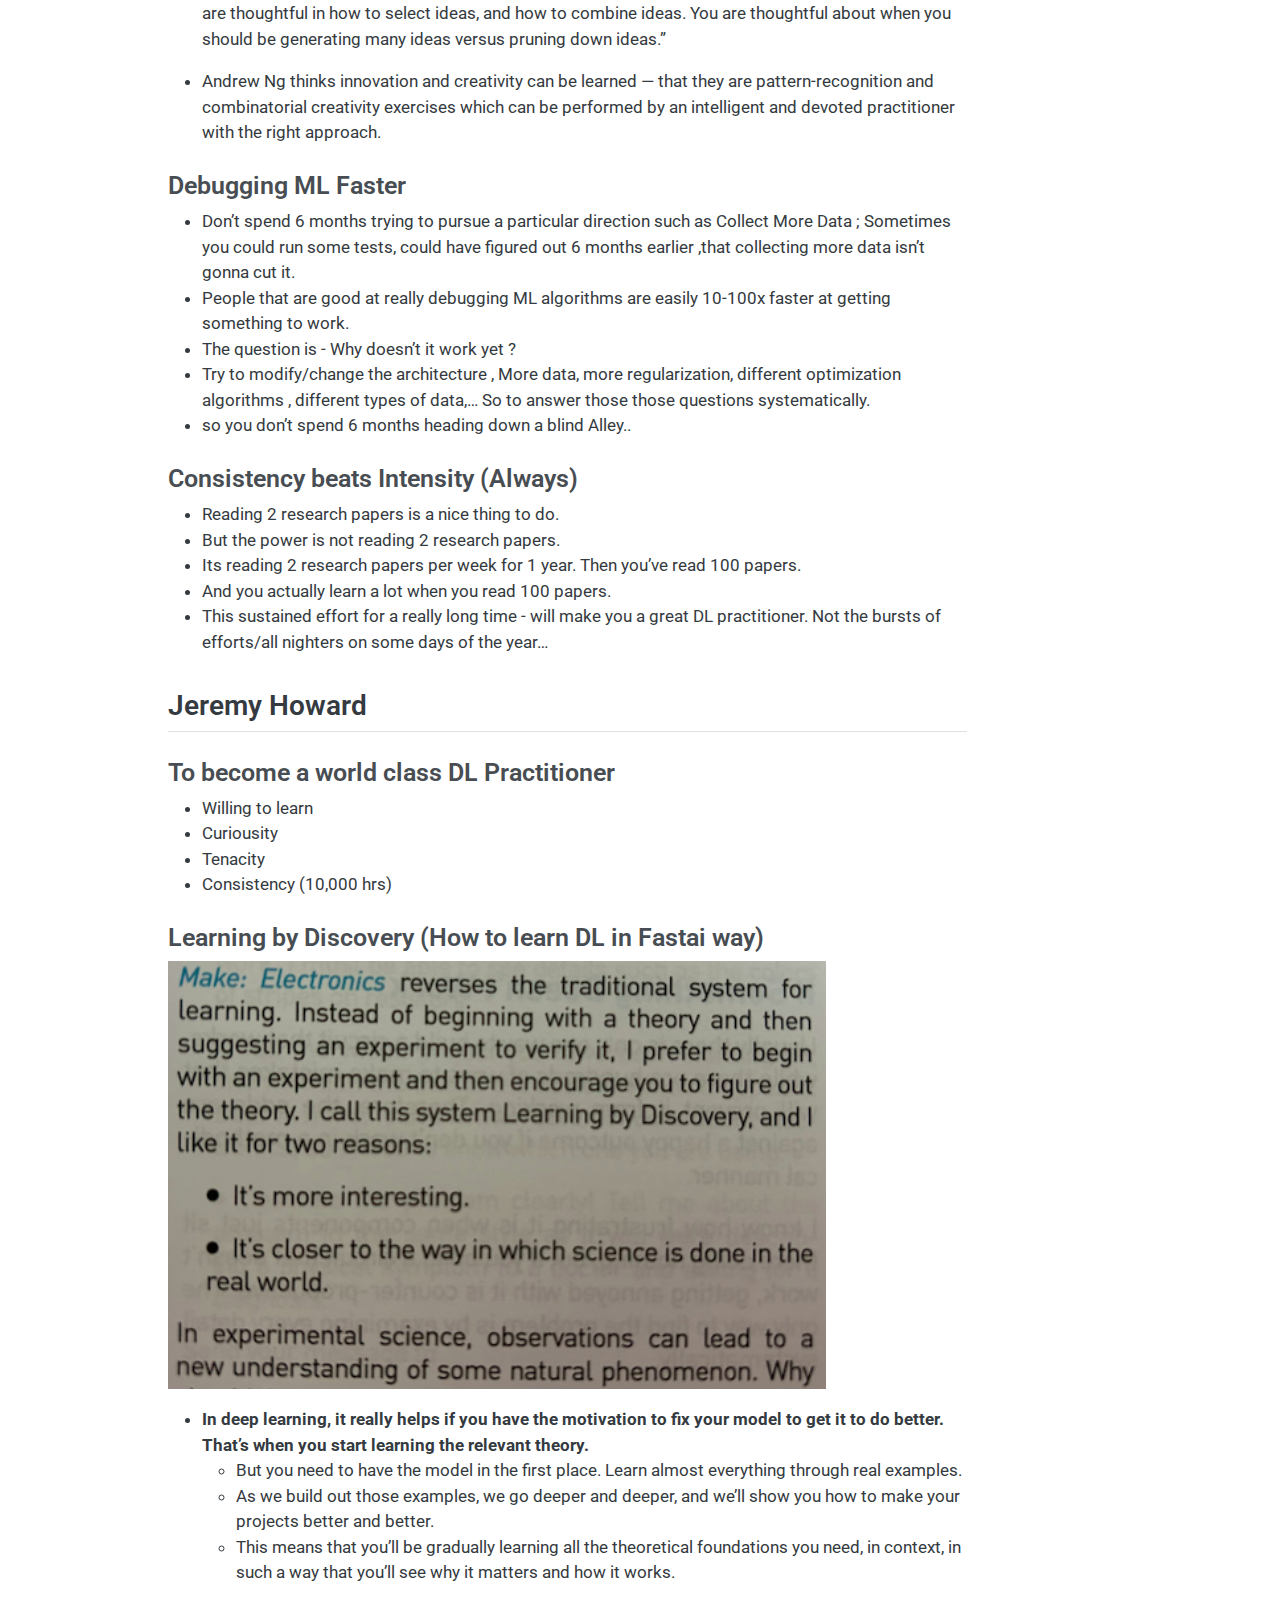
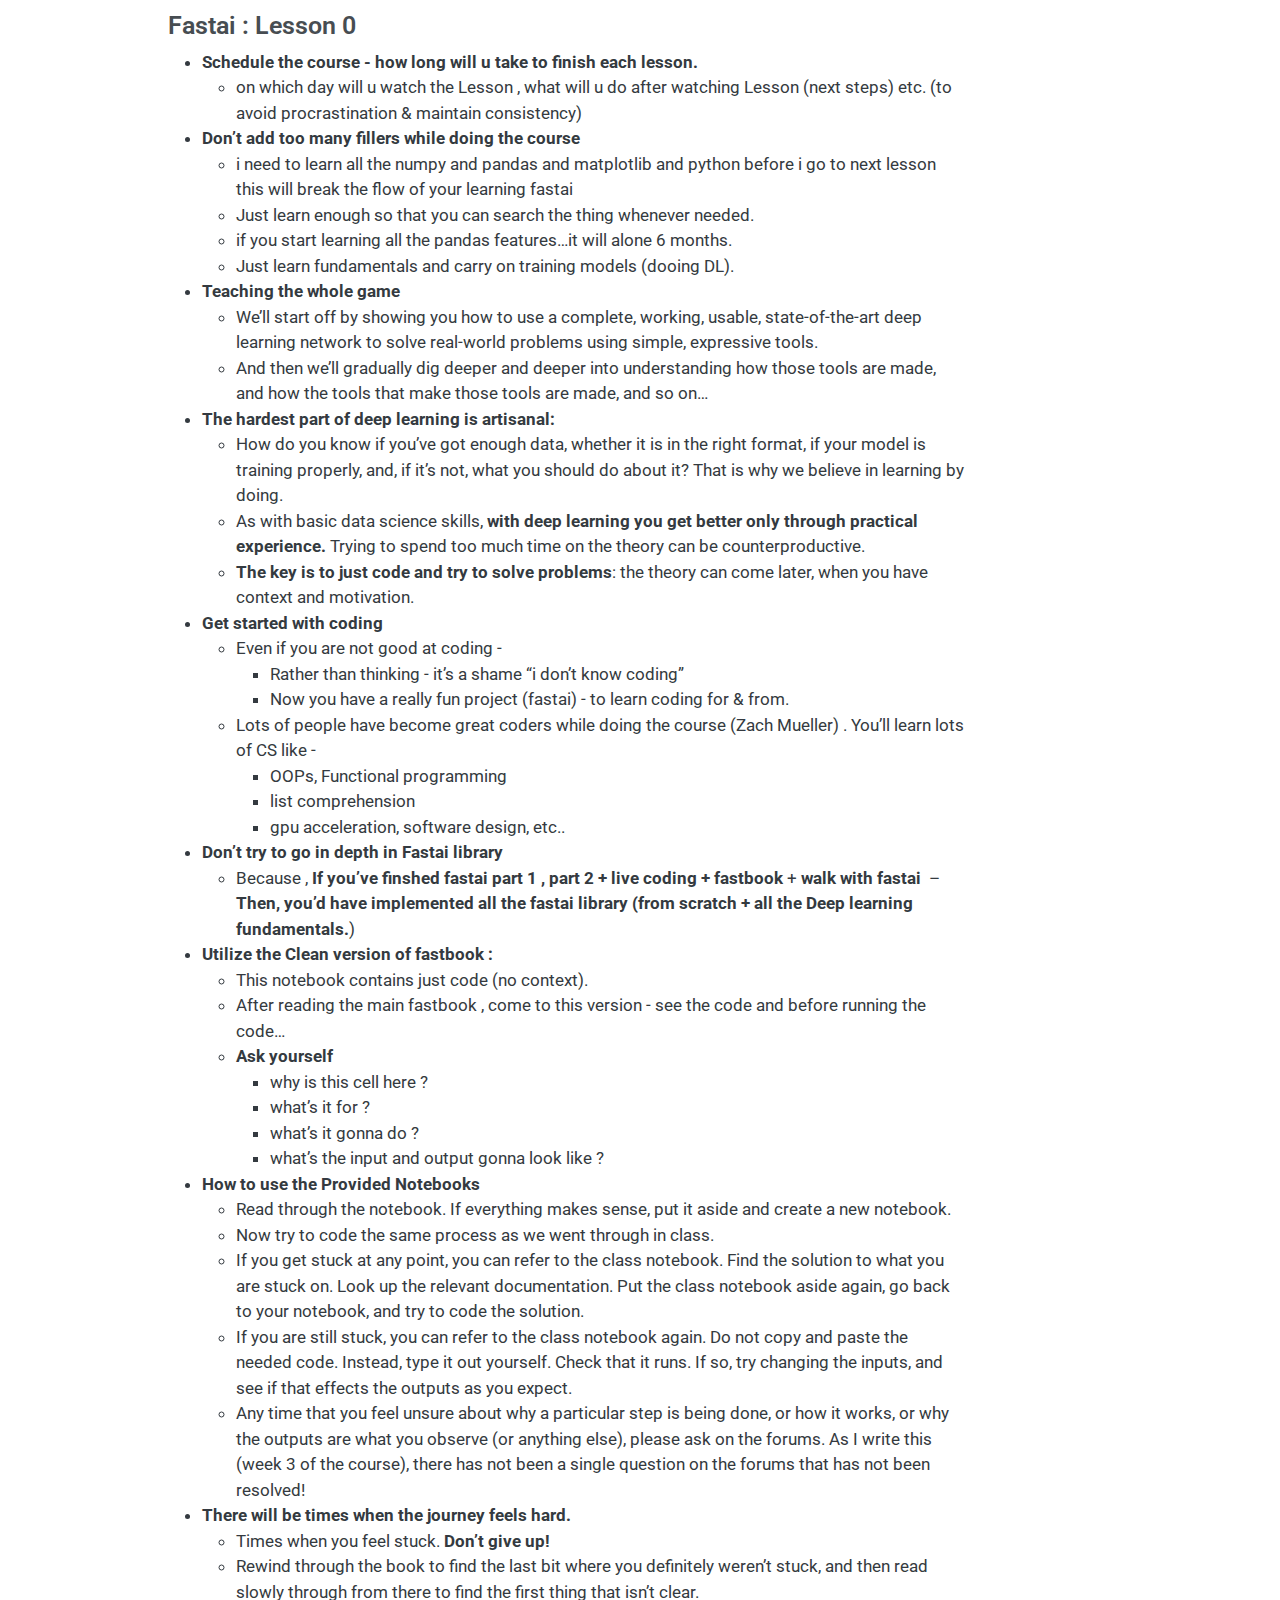
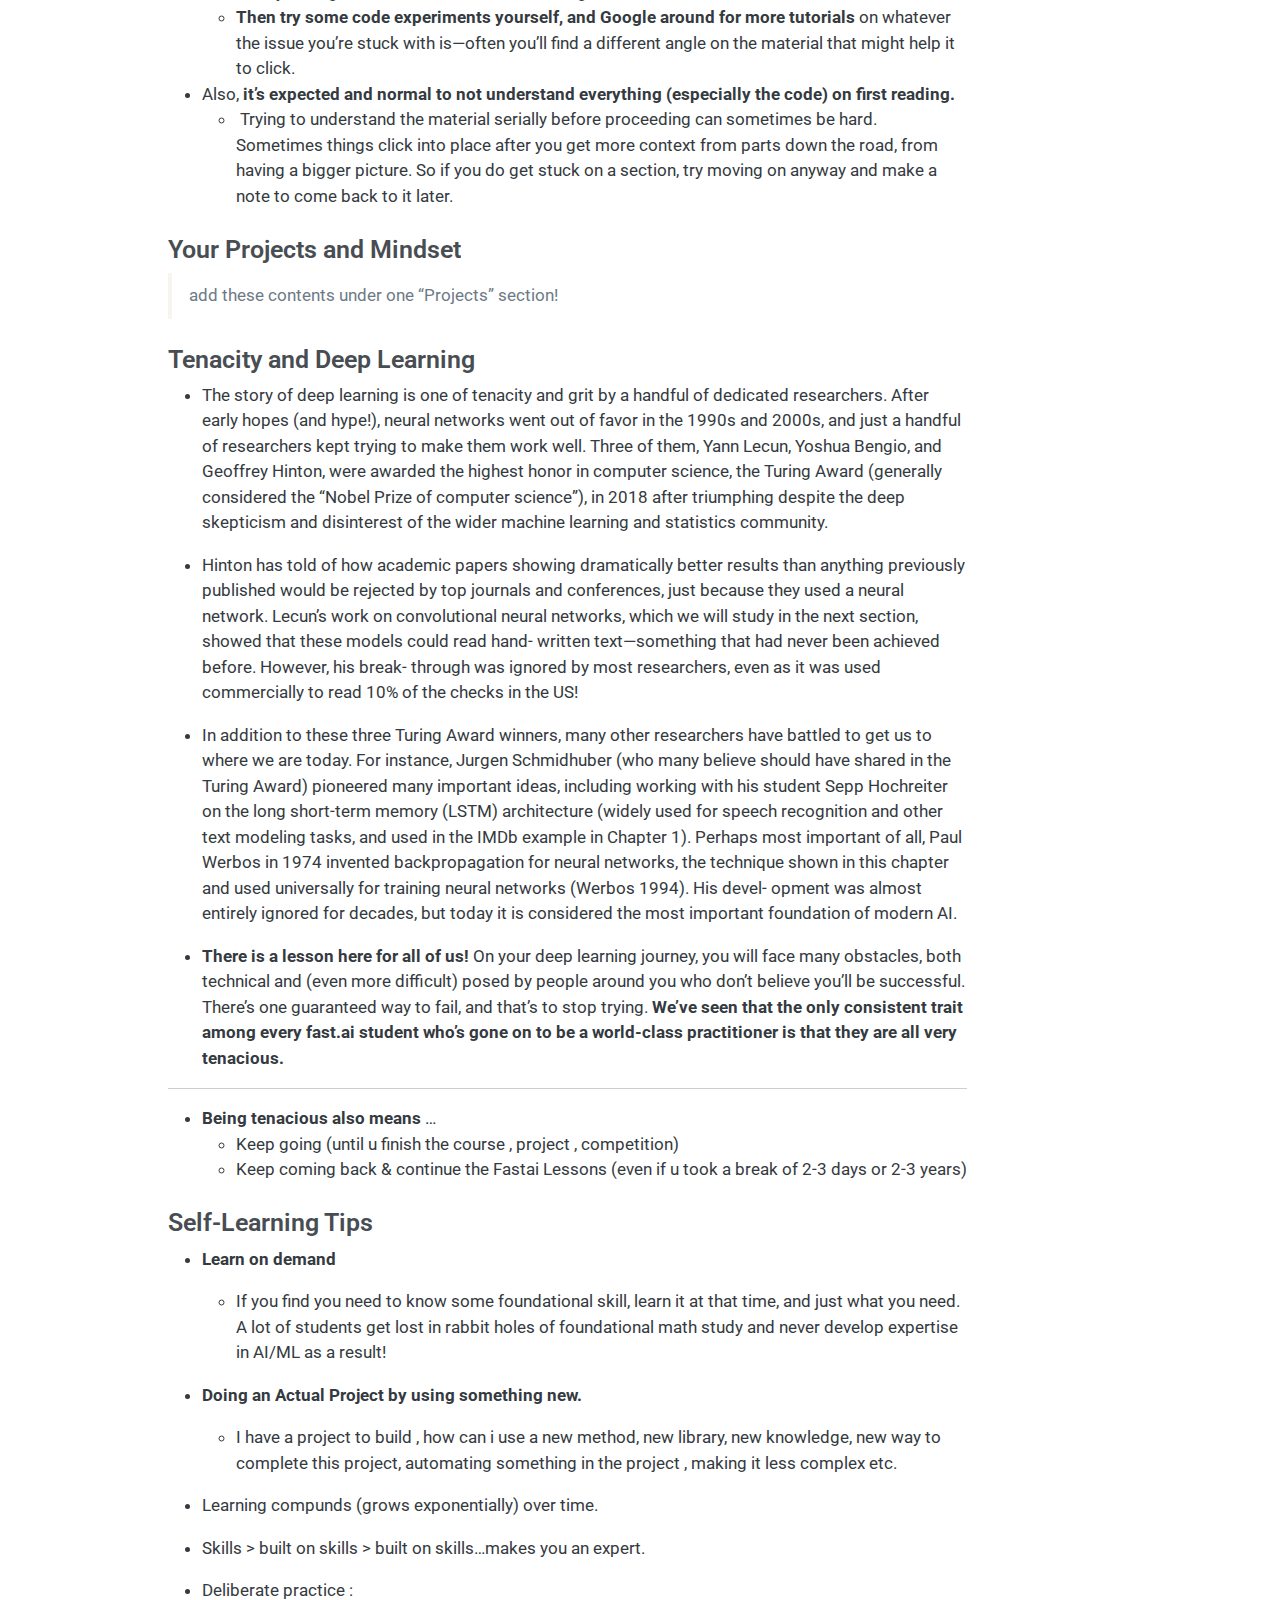
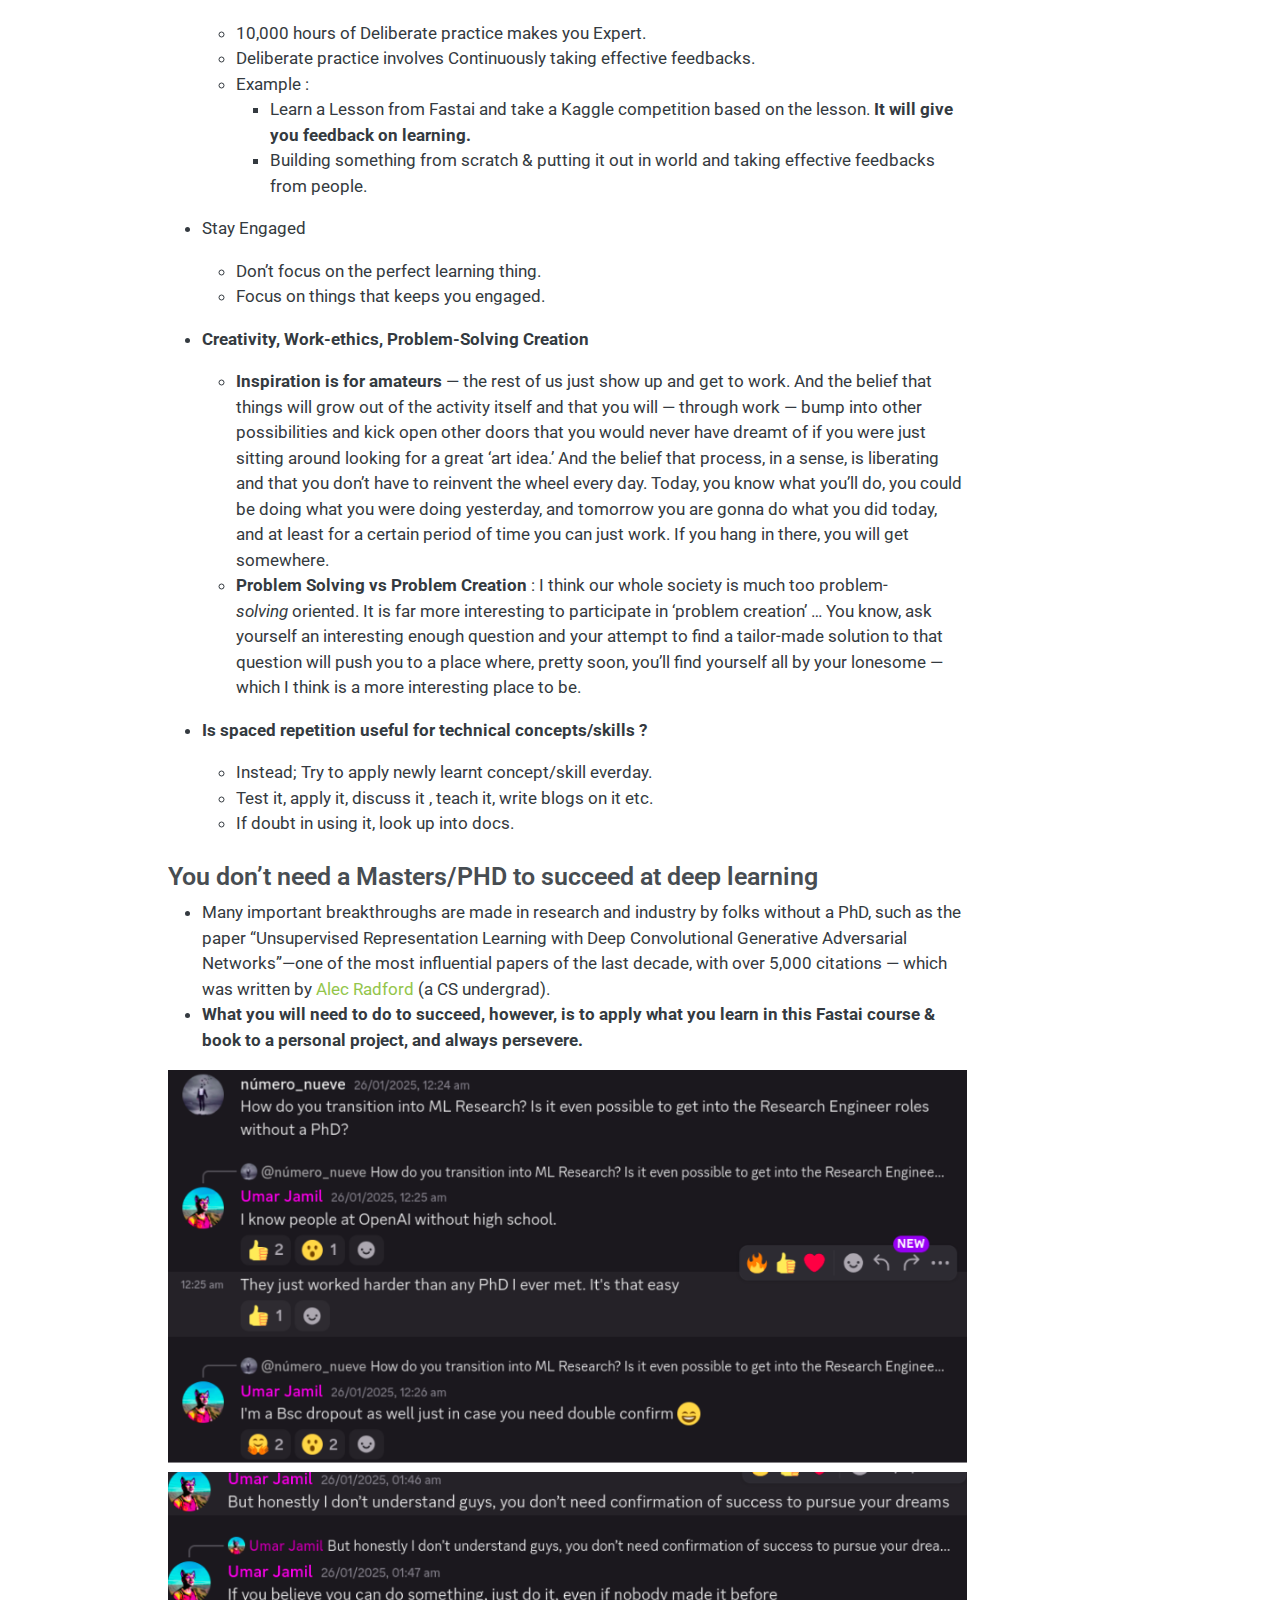
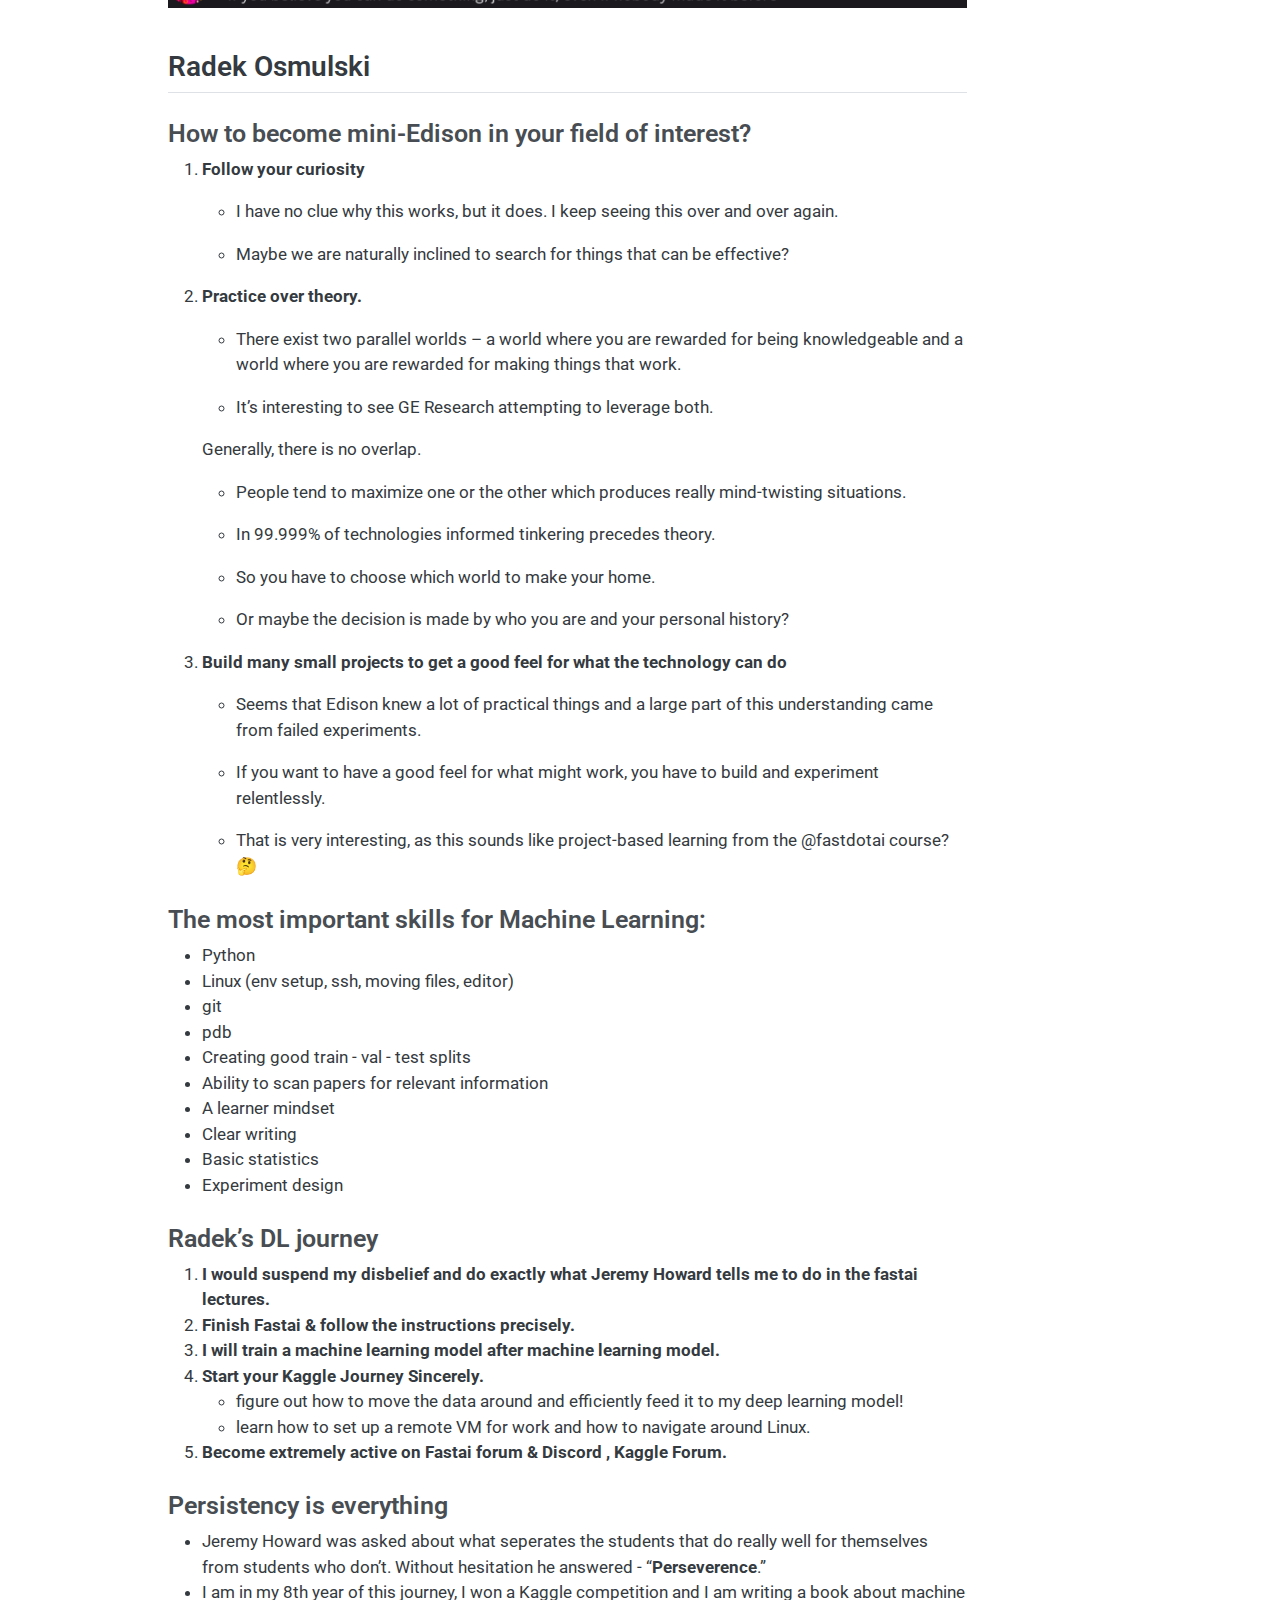
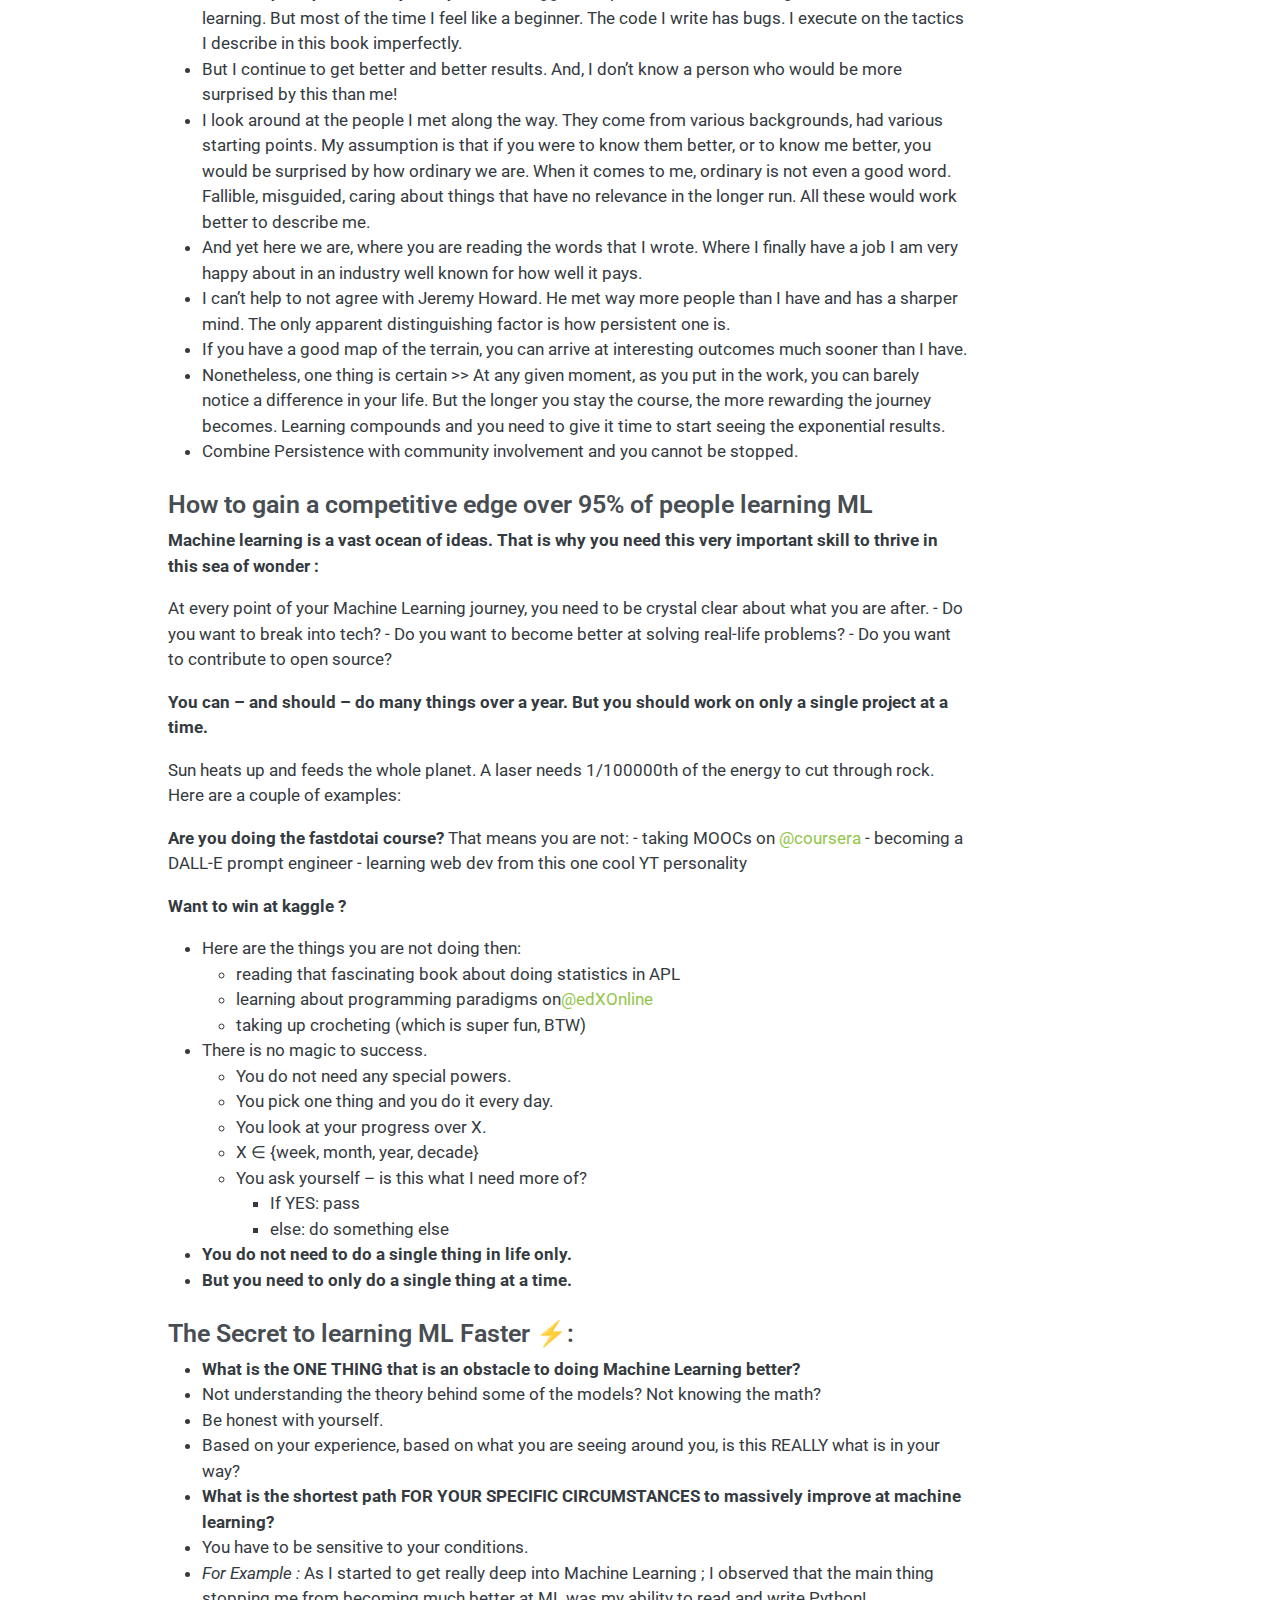
<file: docs/private/mle-guide/index.html>
<!DOCTYPE html>
<html xmlns="http://www.w3.org/1999/xhtml" lang="en" xml:lang="en"><head>

<meta charset="utf-8">
<meta name="generator" content="quarto-1.6.37">

<meta name="viewport" content="width=device-width, initial-scale=1.0, user-scalable=yes">

<meta name="author" content="MLE Experts">
<meta name="dcterms.date" content="2025-06-16">

<title>The Cracked MLE Guide – Shraey</title>
<style>
code{white-space: pre-wrap;}
span.smallcaps{font-variant: small-caps;}
div.columns{display: flex; gap: min(4vw, 1.5em);}
div.column{flex: auto; overflow-x: auto;}
div.hanging-indent{margin-left: 1.5em; text-indent: -1.5em;}
ul.task-list{list-style: none;}
ul.task-list li input[type="checkbox"] {
  width: 0.8em;
  margin: 0 0.8em 0.2em -1em; /* quarto-specific, see https://github.com/quarto-dev/quarto-cli/issues/4556 */ 
  vertical-align: middle;
}
</style>


<script src="../../site_libs/quarto-nav/quarto-nav.js"></script>
<script src="../../site_libs/quarto-nav/headroom.min.js"></script>
<script src="../../site_libs/clipboard/clipboard.min.js"></script>
<script src="../../site_libs/quarto-search/autocomplete.umd.js"></script>
<script src="../../site_libs/quarto-search/fuse.min.js"></script>
<script src="../../site_libs/quarto-search/quarto-search.js"></script>
<meta name="quarto:offset" content="../../">
<script src="../../site_libs/quarto-html/quarto.js"></script>
<script src="../../site_libs/quarto-html/popper.min.js"></script>
<script src="../../site_libs/quarto-html/tippy.umd.min.js"></script>
<script src="../../site_libs/quarto-html/anchor.min.js"></script>
<link href="../../site_libs/quarto-html/tippy.css" rel="stylesheet">
<link href="../../site_libs/quarto-html/quarto-syntax-highlighting-29e2c20b02301cfff04dc8050bf30c7e.css" rel="stylesheet" id="quarto-text-highlighting-styles">
<script src="../../site_libs/bootstrap/bootstrap.min.js"></script>
<link href="../../site_libs/bootstrap/bootstrap-icons.css" rel="stylesheet">
<link href="../../site_libs/bootstrap/bootstrap-3f9740e16c5aa82324e2d2774081471a.min.css" rel="stylesheet" append-hash="true" id="quarto-bootstrap" data-mode="light">
<script id="quarto-search-options" type="application/json">{
  "location": "navbar",
  "copy-button": false,
  "collapse-after": 3,
  "panel-placement": "end",
  "type": "overlay",
  "limit": 50,
  "keyboard-shortcut": [
    "f",
    "/",
    "s"
  ],
  "show-item-context": false,
  "language": {
    "search-no-results-text": "No results",
    "search-matching-documents-text": "matching documents",
    "search-copy-link-title": "Copy link to search",
    "search-hide-matches-text": "Hide additional matches",
    "search-more-match-text": "more match in this document",
    "search-more-matches-text": "more matches in this document",
    "search-clear-button-title": "Clear",
    "search-text-placeholder": "",
    "search-detached-cancel-button-title": "Cancel",
    "search-submit-button-title": "Submit",
    "search-label": "Search"
  }
}</script>


</head>

<body class="nav-fixed">

<div id="quarto-search-results"></div>
  <header id="quarto-header" class="headroom fixed-top">
    <nav class="navbar navbar-expand-lg " data-bs-theme="dark">
      <div class="navbar-container container-fluid">
      <div class="navbar-brand-container mx-auto">
    <a class="navbar-brand" href="../../index.html">
    <span class="navbar-title">Shraey</span>
    </a>
  </div>
            <div id="quarto-search" class="" title="Search"></div>
          <button class="navbar-toggler" type="button" data-bs-toggle="collapse" data-bs-target="#navbarCollapse" aria-controls="navbarCollapse" role="menu" aria-expanded="false" aria-label="Toggle navigation" onclick="if (window.quartoToggleHeadroom) { window.quartoToggleHeadroom(); }">
  <span class="navbar-toggler-icon"></span>
</button>
          <div class="collapse navbar-collapse" id="navbarCollapse">
            <ul class="navbar-nav navbar-nav-scroll me-auto">
  <li class="nav-item">
    <a class="nav-link" href="../../about.html"> 
<span class="menu-text">About Me</span></a>
  </li>  
  <li class="nav-item">
    <a class="nav-link" href="../../index.html"> 
<span class="menu-text">Blogs</span></a>
  </li>  
  <li class="nav-item">
    <a class="nav-link" href="../../tils.html"> 
<span class="menu-text">TILs</span></a>
  </li>  
</ul>
            <ul class="navbar-nav navbar-nav-scroll ms-auto">
  <li class="nav-item compact">
    <a class="nav-link" href="https://github.com/saurav2040"> <i class="bi bi-github" role="img">
</i> 
<span class="menu-text"></span></a>
  </li>  
  <li class="nav-item compact">
    <a class="nav-link" href="https://x.com/Saurav2023"> <i class="bi bi-twitter" role="img">
</i> 
<span class="menu-text"></span></a>
  </li>  
</ul>
          </div> <!-- /navcollapse -->
            <div class="quarto-navbar-tools">
</div>
      </div> <!-- /container-fluid -->
    </nav>
</header>
<!-- content -->
<div id="quarto-content" class="quarto-container page-columns page-rows-contents page-layout-article page-navbar">
<!-- sidebar -->
<!-- margin-sidebar -->
    <div id="quarto-margin-sidebar" class="sidebar margin-sidebar">
        <nav id="TOC" role="doc-toc" class="toc-active">
    <h2 id="toc-title">Contents</h2>
   
  <ul>
  <li><a href="#motivation" id="toc-motivation" class="nav-link active" data-scroll-target="#motivation">Motivation</a></li>
  <li><a href="#andrej-karpathy" id="toc-andrej-karpathy" class="nav-link" data-scroll-target="#andrej-karpathy">Andrej Karpathy</a>
  <ul class="collapse">
  <li><a href="#what-worked-well-for-me-is-just" id="toc-what-worked-well-for-me-is-just" class="nav-link" data-scroll-target="#what-worked-well-for-me-is-just">What worked well for me is just :</a></li>
  <li><a href="#how-to-become-expert-at-thing" id="toc-how-to-become-expert-at-thing" class="nav-link" data-scroll-target="#how-to-become-expert-at-thing">How to become expert at thing :</a></li>
  <li><a href="#hrs-rule" id="toc-hrs-rule" class="nav-link" data-scroll-target="#hrs-rule">10,000 Hrs rule</a></li>
  <li><a href="#keep-hacking" id="toc-keep-hacking" class="nav-link" data-scroll-target="#keep-hacking">Keep Hacking !</a></li>
  <li><a href="#how-to-become-a-cracked-ml-engineer" id="toc-how-to-become-a-cracked-ml-engineer" class="nav-link" data-scroll-target="#how-to-become-a-cracked-ml-engineer">How to become a cracked ML Engineer</a></li>
  <li><a href="#on-shortification-of-learning-how-to-actually-learn" id="toc-on-shortification-of-learning-how-to-actually-learn" class="nav-link" data-scroll-target="#on-shortification-of-learning-how-to-actually-learn">On Shortification of Learning &amp; “How to actually Learn”</a></li>
  </ul></li>
  <li><a href="#yoobin-ray" id="toc-yoobin-ray" class="nav-link" data-scroll-target="#yoobin-ray">Yoobin Ray</a>
  <ul class="collapse">
  <li><a href="#learning-resources-for-cracked-dl-practitioners" id="toc-learning-resources-for-cracked-dl-practitioners" class="nav-link" data-scroll-target="#learning-resources-for-cracked-dl-practitioners">Learning Resources for “Cracked” DL Practitioners</a></li>
  <li><a href="#how-to-self-study-ml-without-wasting-time" id="toc-how-to-self-study-ml-without-wasting-time" class="nav-link" data-scroll-target="#how-to-self-study-ml-without-wasting-time">How to Self Study ML without wasting time</a></li>
  <li><a href="#the-ml-researcher-path" id="toc-the-ml-researcher-path" class="nav-link" data-scroll-target="#the-ml-researcher-path">The ML Researcher path</a></li>
  <li><a href="#the-ml-engineer-path" id="toc-the-ml-engineer-path" class="nav-link" data-scroll-target="#the-ml-engineer-path">The ML Engineer path</a></li>
  <li><a href="#the-deep-work" id="toc-the-deep-work" class="nav-link" data-scroll-target="#the-deep-work">The Deep Work</a></li>
  <li><a href="#different-types-of-mles" id="toc-different-types-of-mles" class="nav-link" data-scroll-target="#different-types-of-mles">Different types of MLEs</a></li>
  <li><a href="#dont-waste-time-like-i-did-in-my-ml-career" id="toc-dont-waste-time-like-i-did-in-my-ml-career" class="nav-link" data-scroll-target="#dont-waste-time-like-i-did-in-my-ml-career">Don’t waste time like I did in my ML career</a></li>
  </ul></li>
  <li><a href="#andrew-ng" id="toc-andrew-ng" class="nav-link" data-scroll-target="#andrew-ng">Andrew Ng</a>
  <ul class="collapse">
  <li><a href="#devoted-to-reading-and-learning" id="toc-devoted-to-reading-and-learning" class="nav-link" data-scroll-target="#devoted-to-reading-and-learning">Devoted to Reading and Learning</a></li>
  <li><a href="#debugging-ml-faster" id="toc-debugging-ml-faster" class="nav-link" data-scroll-target="#debugging-ml-faster">Debugging ML Faster</a></li>
  <li><a href="#consistency-beats-intensity-always" id="toc-consistency-beats-intensity-always" class="nav-link" data-scroll-target="#consistency-beats-intensity-always">Consistency beats Intensity (Always)</a></li>
  </ul></li>
  <li><a href="#jeremy-howard" id="toc-jeremy-howard" class="nav-link" data-scroll-target="#jeremy-howard">Jeremy Howard</a>
  <ul class="collapse">
  <li><a href="#to-become-a-world-class-dl-practitioner" id="toc-to-become-a-world-class-dl-practitioner" class="nav-link" data-scroll-target="#to-become-a-world-class-dl-practitioner">To become a world class DL Practitioner</a></li>
  <li><a href="#learning-by-discovery-how-to-learn-dl-in-fastai-way" id="toc-learning-by-discovery-how-to-learn-dl-in-fastai-way" class="nav-link" data-scroll-target="#learning-by-discovery-how-to-learn-dl-in-fastai-way">Learning by Discovery (How to learn DL in Fastai way)</a></li>
  <li><a href="#fastai-lesson-0" id="toc-fastai-lesson-0" class="nav-link" data-scroll-target="#fastai-lesson-0">Fastai : Lesson 0</a></li>
  <li><a href="#your-projects-and-mindset" id="toc-your-projects-and-mindset" class="nav-link" data-scroll-target="#your-projects-and-mindset">Your Projects and Mindset</a></li>
  <li><a href="#tenacity-and-deep-learning" id="toc-tenacity-and-deep-learning" class="nav-link" data-scroll-target="#tenacity-and-deep-learning">Tenacity and Deep Learning</a></li>
  <li><a href="#self-learning-tips" id="toc-self-learning-tips" class="nav-link" data-scroll-target="#self-learning-tips">Self-Learning Tips</a></li>
  <li><a href="#you-dont-need-a-mastersphd-to-succeed-at-deep-learning" id="toc-you-dont-need-a-mastersphd-to-succeed-at-deep-learning" class="nav-link" data-scroll-target="#you-dont-need-a-mastersphd-to-succeed-at-deep-learning">You don’t need a Masters/PHD to succeed at deep learning</a></li>
  </ul></li>
  <li><a href="#radek-osmulski" id="toc-radek-osmulski" class="nav-link" data-scroll-target="#radek-osmulski">Radek Osmulski</a>
  <ul class="collapse">
  <li><a href="#how-to-become-mini-edison-in-your-field-of-interest" id="toc-how-to-become-mini-edison-in-your-field-of-interest" class="nav-link" data-scroll-target="#how-to-become-mini-edison-in-your-field-of-interest">How to become mini-Edison in your field of interest?</a></li>
  <li><a href="#the-most-important-skills-for-machine-learning" id="toc-the-most-important-skills-for-machine-learning" class="nav-link" data-scroll-target="#the-most-important-skills-for-machine-learning">The most important skills for Machine Learning:</a></li>
  <li><a href="#radeks-dl-journey" id="toc-radeks-dl-journey" class="nav-link" data-scroll-target="#radeks-dl-journey">Radek’s DL journey</a></li>
  <li><a href="#persistency-is-everything" id="toc-persistency-is-everything" class="nav-link" data-scroll-target="#persistency-is-everything">Persistency is everything</a></li>
  <li><a href="#how-to-gain-a-competitive-edge-over-95-of-people-learning-ml" id="toc-how-to-gain-a-competitive-edge-over-95-of-people-learning-ml" class="nav-link" data-scroll-target="#how-to-gain-a-competitive-edge-over-95-of-people-learning-ml">How to gain a competitive edge over 95% of people learning ML</a></li>
  <li><a href="#the-secret-to-learning-ml-faster" id="toc-the-secret-to-learning-ml-faster" class="nav-link" data-scroll-target="#the-secret-to-learning-ml-faster">The Secret to learning ML Faster ⚡:</a></li>
  <li><a href="#keep-it-simple-kiss" id="toc-keep-it-simple-kiss" class="nav-link" data-scroll-target="#keep-it-simple-kiss">Keep It Simple (KISS) 😇</a></li>
  <li><a href="#use-constraints-to-learn-machine-learning-12x-faster" id="toc-use-constraints-to-learn-machine-learning-12x-faster" class="nav-link" data-scroll-target="#use-constraints-to-learn-machine-learning-12x-faster">Use Constraints to learn Machine Learning 12x faster! 🕐</a></li>
  <li><a href="#the-most-important-component-of-any-ml-project" id="toc-the-most-important-component-of-any-ml-project" class="nav-link" data-scroll-target="#the-most-important-component-of-any-ml-project">The Most important component of any ML project 👤</a></li>
  <li><a href="#you-have-to-get-out-of-tutorial-hell-as-soon-as-you-can" id="toc-you-have-to-get-out-of-tutorial-hell-as-soon-as-you-can" class="nav-link" data-scroll-target="#you-have-to-get-out-of-tutorial-hell-as-soon-as-you-can">You have to get out of tutorial hell as soon as you can</a></li>
  <li><a href="#life-changes-or-how-the-fastai-course-went-from-being-too-high-level-to-too-low-level-from-my-perspective" id="toc-life-changes-or-how-the-fastai-course-went-from-being-too-high-level-to-too-low-level-from-my-perspective" class="nav-link" data-scroll-target="#life-changes-or-how-the-fastai-course-went-from-being-too-high-level-to-too-low-level-from-my-perspective">Life changes , OR how the Fastai course went from being too high level to too low level from my perspective</a></li>
  <li><a href="#the-secret-power-of-doing-things-badly" id="toc-the-secret-power-of-doing-things-badly" class="nav-link" data-scroll-target="#the-secret-power-of-doing-things-badly">The Secret Power of Doing Things Badly</a></li>
  <li><a href="#the-problem-with-not-good-enough" id="toc-the-problem-with-not-good-enough" class="nav-link" data-scroll-target="#the-problem-with-not-good-enough">The problem with NOT GOOD ENOUGH</a></li>
  <li><a href="#the-secret-to-learning-anything-well" id="toc-the-secret-to-learning-anything-well" class="nav-link" data-scroll-target="#the-secret-to-learning-anything-well">The Secret to Learning Anything Well</a></li>
  <li><a href="#a-couple-of-things-in-my-life-i-want-to-do-more-badly" id="toc-a-couple-of-things-in-my-life-i-want-to-do-more-badly" class="nav-link" data-scroll-target="#a-couple-of-things-in-my-life-i-want-to-do-more-badly">A couple of things in my life I want to do more badly</a></li>
  <li><a href="#learning-is-a-product-of-quantity" id="toc-learning-is-a-product-of-quantity" class="nav-link" data-scroll-target="#learning-is-a-product-of-quantity">Learning is a product of quantity</a></li>
  <li><a href="#quantity-leads-to-quality" id="toc-quantity-leads-to-quality" class="nav-link" data-scroll-target="#quantity-leads-to-quality">Quantity leads to Quality</a></li>
  <li><a href="#the-secret-to-becoming-a-data-scientist" id="toc-the-secret-to-becoming-a-data-scientist" class="nav-link" data-scroll-target="#the-secret-to-becoming-a-data-scientist">The Secret to Becoming a Data Scientist</a></li>
  <li><a href="#journey-of-becoming-employable-in-deep-learning" id="toc-journey-of-becoming-employable-in-deep-learning" class="nav-link" data-scroll-target="#journey-of-becoming-employable-in-deep-learning">Journey of becoming employable in Deep Learning</a></li>
  <li><a href="#do-tell-the-world---what-you-are-upto" id="toc-do-tell-the-world---what-you-are-upto" class="nav-link" data-scroll-target="#do-tell-the-world---what-you-are-upto">Do tell the world - What you are upto !</a></li>
  <li><a href="#what-to-do-once-people-know-you-through-your-work" id="toc-what-to-do-once-people-know-you-through-your-work" class="nav-link" data-scroll-target="#what-to-do-once-people-know-you-through-your-work">What to do once people know you through your work ?</a></li>
  <li><a href="#magical-approach-value-up-front" id="toc-magical-approach-value-up-front" class="nav-link" data-scroll-target="#magical-approach-value-up-front">Magical Approach : “Value up front”</a></li>
  <li><a href="#how-to-think-about---what-to-work-on" id="toc-how-to-think-about---what-to-work-on" class="nav-link" data-scroll-target="#how-to-think-about---what-to-work-on">How to Think about - “ What To Work On ? “</a></li>
  <li><a href="#small-bets" id="toc-small-bets" class="nav-link" data-scroll-target="#small-bets">Small Bets</a></li>
  <li><a href="#being-an-eternal-student" id="toc-being-an-eternal-student" class="nav-link" data-scroll-target="#being-an-eternal-student">Being an Eternal Student</a></li>
  <li><a href="#strategic-mediocrity" id="toc-strategic-mediocrity" class="nav-link" data-scroll-target="#strategic-mediocrity">Strategic Mediocrity</a></li>
  <li><a href="#the-true-alignment-problem" id="toc-the-true-alignment-problem" class="nav-link" data-scroll-target="#the-true-alignment-problem">The True Alignment Problem</a></li>
  <li><a href="#one-last-theme-to-bring-it-all-together" id="toc-one-last-theme-to-bring-it-all-together" class="nav-link" data-scroll-target="#one-last-theme-to-bring-it-all-together">One last theme to bring it all together</a></li>
  <li><a href="#tips-on-becoming-a-better-programmer-as-an-mle" id="toc-tips-on-becoming-a-better-programmer-as-an-mle" class="nav-link" data-scroll-target="#tips-on-becoming-a-better-programmer-as-an-mle">Tips on becoming a better programmer (as an MLE)</a></li>
  </ul></li>
  <li><a href="#zach-mueller" id="toc-zach-mueller" class="nav-link" data-scroll-target="#zach-mueller">Zach Mueller</a>
  <ul class="collapse">
  <li><a href="#how-to-become-good-mle-like-zach" id="toc-how-to-become-good-mle-like-zach" class="nav-link" data-scroll-target="#how-to-become-good-mle-like-zach">How to become good MLE like Zach</a></li>
  </ul></li>
  <li><a href="#stas-bekman" id="toc-stas-bekman" class="nav-link" data-scroll-target="#stas-bekman">Stas Bekman</a></li>
  <li><a href="#sairam" id="toc-sairam" class="nav-link" data-scroll-target="#sairam">Sairam</a>
  <ul class="collapse">
  <li><a href="#how-would-i-learn-machine-learning-today" id="toc-how-would-i-learn-machine-learning-today" class="nav-link" data-scroll-target="#how-would-i-learn-machine-learning-today">How would I learn machine learning today</a></li>
  <li><a href="#steps-to-10x-your-machine-learning-productivity" id="toc-steps-to-10x-your-machine-learning-productivity" class="nav-link" data-scroll-target="#steps-to-10x-your-machine-learning-productivity">5 Steps to 10x your Machine Learning Productivity</a></li>
  <li><a href="#part-time-learning-for-a-full-time-career" id="toc-part-time-learning-for-a-full-time-career" class="nav-link" data-scroll-target="#part-time-learning-for-a-full-time-career">Part-Time Learning for a Full-Time Career:</a></li>
  <li><a href="#one-of-the-best-ways-to-improve-your-ml-skills" id="toc-one-of-the-best-ways-to-improve-your-ml-skills" class="nav-link" data-scroll-target="#one-of-the-best-ways-to-improve-your-ml-skills">One of the Best Ways to Improve Your ML Skills :</a></li>
  <li><a href="#machine-learning-and-you---in-the-tech-industry" id="toc-machine-learning-and-you---in-the-tech-industry" class="nav-link" data-scroll-target="#machine-learning-and-you---in-the-tech-industry">Machine Learning and You - in the tech Industry</a></li>
  </ul></li>
  <li><a href="#rohan-rao" id="toc-rohan-rao" class="nav-link" data-scroll-target="#rohan-rao">Rohan Rao</a></li>
  <li><a href="#trybackprop-mle-faang" id="toc-trybackprop-mle-faang" class="nav-link" data-scroll-target="#trybackprop-mle-faang">TryBackprop (MLE <span class="citation" data-cites="FAANG">@FAANG</span>)</a>
  <ul class="collapse">
  <li><a href="#grind-leetcode-or-ml" id="toc-grind-leetcode-or-ml" class="nav-link" data-scroll-target="#grind-leetcode-or-ml">Grind Leetcode or ML ?</a></li>
  </ul></li>
  <li><a href="#breaking-into-ml-as-a-new-grad" id="toc-breaking-into-ml-as-a-new-grad" class="nav-link" data-scroll-target="#breaking-into-ml-as-a-new-grad">Breaking into ML as a New Grad</a>
  <ul class="collapse">
  <li><a href="#the-misconception" id="toc-the-misconception" class="nav-link" data-scroll-target="#the-misconception">The Misconception</a></li>
  <li><a href="#required-skills" id="toc-required-skills" class="nav-link" data-scroll-target="#required-skills">Required Skills</a></li>
  <li><a href="#freshers-delimma" id="toc-freshers-delimma" class="nav-link" data-scroll-target="#freshers-delimma">Fresher’s Delimma</a></li>
  <li><a href="#interview-questions" id="toc-interview-questions" class="nav-link" data-scroll-target="#interview-questions">Interview Questions</a></li>
  <li><a href="#reading-paper" id="toc-reading-paper" class="nav-link" data-scroll-target="#reading-paper">Reading Paper 📄</a></li>
  <li><a href="#general-suggestions" id="toc-general-suggestions" class="nav-link" data-scroll-target="#general-suggestions">General Suggestions 📍</a></li>
  <li><a href="#concluding-thoughts" id="toc-concluding-thoughts" class="nav-link" data-scroll-target="#concluding-thoughts">Concluding thoughts</a></li>
  </ul></li>
  <li><a href="#mark-saroufim" id="toc-mark-saroufim" class="nav-link" data-scroll-target="#mark-saroufim">Mark Saroufim</a>
  <ul class="collapse">
  <li><a href="#how-to-get-a-great-job" id="toc-how-to-get-a-great-job" class="nav-link" data-scroll-target="#how-to-get-a-great-job">How to get a great job</a></li>
  <li><a href="#how-i-read-technical-books" id="toc-how-i-read-technical-books" class="nav-link" data-scroll-target="#how-i-read-technical-books">How I Read Technical Books</a></li>
  <li><a href="#machine-learning-the-great-stagnation" id="toc-machine-learning-the-great-stagnation" class="nav-link" data-scroll-target="#machine-learning-the-great-stagnation">Machine Learning : The Great Stagnation</a></li>
  </ul></li>
  <li><a href="#george-hotz" id="toc-george-hotz" class="nav-link" data-scroll-target="#george-hotz">George Hotz</a>
  <ul class="collapse">
  <li><a href="#how-to-become-an-ml-engineer" id="toc-how-to-become-an-ml-engineer" class="nav-link" data-scroll-target="#how-to-become-an-ml-engineer">How to become an ML engineer ?</a></li>
  <li><a href="#how-to-learn-programming" id="toc-how-to-learn-programming" class="nav-link" data-scroll-target="#how-to-learn-programming">How to learn Programming</a></li>
  </ul></li>
  <li><a href="#aleksa-gordic" id="toc-aleksa-gordic" class="nav-link" data-scroll-target="#aleksa-gordic">Aleksa Gordic</a>
  <ul class="collapse">
  <li><a href="#to-become-good-ml-engineer" id="toc-to-become-good-ml-engineer" class="nav-link" data-scroll-target="#to-become-good-ml-engineer">To become good ML Engineer :</a></li>
  <li><a href="#input-output-leaning-cycles" id="toc-input-output-leaning-cycles" class="nav-link" data-scroll-target="#input-output-leaning-cycles">Input &amp; Output leaning Cycles</a></li>
  </ul></li>
  <li><a href="#greg-brokman" id="toc-greg-brokman" class="nav-link" data-scroll-target="#greg-brokman">Greg Brokman</a></li>
  <li><a href="#vicki-boykis" id="toc-vicki-boykis" class="nav-link" data-scroll-target="#vicki-boykis">Vicki Boykis</a>
  <ul class="collapse">
  <li><a href="#how-i-learn-ml" id="toc-how-i-learn-ml" class="nav-link" data-scroll-target="#how-i-learn-ml">How I learn ML</a></li>
  </ul></li>
  <li><a href="#chip-huyen" id="toc-chip-huyen" class="nav-link" data-scroll-target="#chip-huyen">Chip Huyen</a></li>
  <li><a href="#umar-jamil" id="toc-umar-jamil" class="nav-link" data-scroll-target="#umar-jamil">Umar Jamil</a>
  <ul class="collapse">
  <li><a href="#how-umar-jamil-learnt-mle" id="toc-how-umar-jamil-learnt-mle" class="nav-link" data-scroll-target="#how-umar-jamil-learnt-mle">How Umar Jamil learnt MLE</a></li>
  <li><a href="#how-andrej-taught-himself-ml-engineering" id="toc-how-andrej-taught-himself-ml-engineering" class="nav-link" data-scroll-target="#how-andrej-taught-himself-ml-engineering">How Andrej taught himself ML engineering</a></li>
  <li><a href="#hardest-challenges" id="toc-hardest-challenges" class="nav-link" data-scroll-target="#hardest-challenges">Hardest challenges</a></li>
  <li><a href="#umars-journey-learning-cuda-triton-flash-attention" id="toc-umars-journey-learning-cuda-triton-flash-attention" class="nav-link" data-scroll-target="#umars-journey-learning-cuda-triton-flash-attention">Umar’s journey : learning CUDA, triton &amp; Flash Attention</a></li>
  <li><a href="#what-should-i-learn-next" id="toc-what-should-i-learn-next" class="nav-link" data-scroll-target="#what-should-i-learn-next">What should I learn next ?</a></li>
  <li><a href="#how-to-keep-up-with-research-pace" id="toc-how-to-keep-up-with-research-pace" class="nav-link" data-scroll-target="#how-to-keep-up-with-research-pace">How to keep up with research pace ?</a></li>
  </ul></li>
  <li><a href="#how-to-learn" id="toc-how-to-learn" class="nav-link" data-scroll-target="#how-to-learn">How to learn</a>
  <ul class="collapse">
  <li><a href="#how-to-get-maximum-knowledge-wrt-time" id="toc-how-to-get-maximum-knowledge-wrt-time" class="nav-link" data-scroll-target="#how-to-get-maximum-knowledge-wrt-time">How to get maximum knowledge wrt time</a></li>
  <li><a href="#how-i-cured-my-procrastination" id="toc-how-i-cured-my-procrastination" class="nav-link" data-scroll-target="#how-i-cured-my-procrastination">How I Cured My Procrastination</a></li>
  <li><a href="#how-to-overcome-plateaus" id="toc-how-to-overcome-plateaus" class="nav-link" data-scroll-target="#how-to-overcome-plateaus">How to overcome plateaus</a></li>
  <li><a href="#how-to-understandretain-complex-concepts-10x-better" id="toc-how-to-understandretain-complex-concepts-10x-better" class="nav-link" data-scroll-target="#how-to-understandretain-complex-concepts-10x-better">How to understand/retain complex concepts 10x better ?</a></li>
  <li><a href="#a-habit-to-make-learning-much-more-fun-and-effective" id="toc-a-habit-to-make-learning-much-more-fun-and-effective" class="nav-link" data-scroll-target="#a-habit-to-make-learning-much-more-fun-and-effective">A habit to make learning much more fun and effective</a></li>
  </ul></li>
  </ul>
</nav>
    </div>
<!-- main -->
<main class="content" id="quarto-document-content">

<header id="title-block-header" class="quarto-title-block default">
<div class="quarto-title">
<h1 class="title">The Cracked MLE Guide</h1>
  <div class="quarto-categories">
    <div class="quarto-category">mle</div>
    <div class="quarto-category">guide</div>
  </div>
  </div>



<div class="quarto-title-meta">

    <div>
    <div class="quarto-title-meta-heading">Author</div>
    <div class="quarto-title-meta-contents">
             <p>MLE Experts </p>
          </div>
  </div>
    
    <div>
    <div class="quarto-title-meta-heading">Published</div>
    <div class="quarto-title-meta-contents">
      <p class="date">June 16, 2025</p>
    </div>
  </div>
  
    
  </div>
  


</header>


<section id="motivation" class="level2">
<h2 class="anchored" data-anchor-id="motivation">Motivation</h2>
<ul>
<li><p><img src="images/paste-24.png" class="img-fluid" width="638"></p></li>
<li><p>The magic you are looking for ; is in <strong><em>just doing things</em></strong>.</p>
<ul>
<li>You gain so much more data by doing the thing than by thinking about doing the thing.</li>
<li>As Fast.ai taught us -&nbsp;<strong>Advanced ideas can be extremely simple and effective when put in practice.</strong></li>
</ul></li>
<li><p>The magic you are looking for ; is in <strong><em>the work you are avoiding.</em></strong></p>
<ul>
<li>You sit and wonder why you aren’t seeing success.</li>
<li>Whilst there is a pile of difficult tasks that you are avoiding that will push you closer to your goals.</li>
</ul></li>
<li><p>Motivation isn’t the key — action is. You need action to get motivated, not the other way around. Sitting around and waiting for something to happen never got me.</p></li>
<li><p>In general, <strong>You should focus on systems (what you are doing to get the job) rather than goals (getting the job). The former is within your control, the latter is not.</strong></p>
<ul>
<li>Just Finish what you started. Finish the Fastai courses + Andrej’s NNs zero to hero + build projects. This is in your control. This will get you a job (not sitting and overthinking.)</li>
</ul></li>
<li><p>Things I learnt by teaching others ~ (Umar Jamil)</p>
<ul>
<li><p>Most people struggle to learn not because they lack intellectual capacity. But because their inner voice keeps telling them they’re not smart enough.</p></li>
<li><p><strong>How to shut the inner voice : Work on Hard things and build confidence.</strong> No other way.</p></li>
</ul></li>
<li><p><a href="https://borretti.me/article/depth-first-procrastination">Depth-First Procrastination</a></p>
<ul>
<li><p>You start with a high-level goal , and rather than taking the optimal route, a combination of intellectual curiosity and anxiety about standing on shaky foundations leads you to spawn subgoal after subgoal after subgoal, until you hit rock bottom and you find yourself doing some task so distantly related to the original goal you’re in another universe entirely.</p></li>
<li><p>And it’s always bullshit. Labouring in obscurity on some grandiose scheme for years is overrated. Tighten the feedback loop: trim the fat, ship, react, iterate. Do or die.</p></li>
</ul></li>
</ul>
<div>
<blockquote class="blockquote">
<p>Action Brings Results !</p>
<ul>
<li>All the successful people across all domains have a common trait.</li>
<li>They act, act a lot, iterate quickly and don’t really care what others think.</li>
</ul>
</blockquote>
</div>
</section>
<section id="andrej-karpathy" class="level2">
<h2 class="anchored" data-anchor-id="andrej-karpathy">Andrej Karpathy</h2>
<section id="what-worked-well-for-me-is-just" class="level3">
<h3 class="anchored" data-anchor-id="what-worked-well-for-me-is-just">What worked well for me is just :</h3>
<ul>
<li><strong>writing a ton of stuff from scratch,</strong></li>
<li>avoiding existing libraries as much as I could,</li>
<li>reproducing other people’s results (eg: in papers), and</li>
<li>working on my own random passion projects that use the technology(AI).</li>
<li>Also fun to hangout in discords : eg - Huggingface, EluetherAI, GPUMode, Fastai etc.</li>
</ul>
</section>
<section id="how-to-become-expert-at-thing" class="level3">
<h3 class="anchored" data-anchor-id="how-to-become-expert-at-thing">How to become expert at thing :</h3>
<ol type="1">
<li>Iteratively take on concrete projects and accomplish them depth wise, learning “on demand” ( i.e.&nbsp;don’t learn bottom up breadth wise)</li>
<li>Teach/summarize everything you learn in your own words.</li>
<li><strong>Only compare yourself to younger you, never to others.</strong></li>
</ol>
</section>
<section id="hrs-rule" class="level3">
<h3 class="anchored" data-anchor-id="hrs-rule">10,000 Hrs rule</h3>
<ul>
<li>Beginners are always focused on - “what to do?”</li>
<li>The Focus should be more on “How much you do”.</li>
<li>Just pick the things where you can spend time and you’re interested in.</li>
<li>You literally have to put in 10,000 hrs of work.</li>
<li>It doesn’t even matter as much where you put it.</li>
<li>You’ll iterate , You’ll improve and you’ll waste sometime.</li>
<li><strong>If you devote yourself to&nbsp;<em>anything</em>&nbsp;diligently for ten years, that will make you an expert.</strong></li>
</ul>
<blockquote class="blockquote">
<p>Spend 10,000 hrs on deliberate effort and work, form a daily habit, and compare yourself to yourself from a year ago to track progress.</p>
</blockquote>
</section>
<section id="keep-hacking" class="level3">
<h3 class="anchored" data-anchor-id="keep-hacking">Keep Hacking !</h3>
<ol type="1">
<li><strong>Snowball your Projects</strong>
<ul>
<li><p>Keep on building projects. Just keep the momentum going…</p></li>
<li><p>Some of those projects may end upto nothing, But some of those projects will snowball into bigger and interesting projects.</p></li>
<li><p>Example: Andrej started with game programming tutorials → Started to love teaching → taught CS231n → Neural Nets zero to hero → LLM101n course</p></li>
<li><p>At OpenAI , a reddit chatbot project → when transformers came out → became GPT 1,2,3,4 …</p></li>
</ul></li>
</ol>
<p><img src="images/paste-1.png" class="img-fluid" width="443"></p>
<ul>
<li><strong>Put in the time (10,000 Hrs)</strong>
<ul>
<li>Don’t be nervous about - What am i working on ; Am i succeeding or failing ?</li>
<li>Just count “how many hours you’re doing &amp; everything adds up.</li>
<li>Even the projects that fails / doesn’t snowball.. Those count to no. of hours I will spend developing my expertise.</li>
<li>( 8 hours a day) x (4 years) = 10,000+ hours</li>
<li>Experience (10000+ hrs) makes you (World class) Expert !</li>
</ul></li>
<li><strong>Keep the dopamine flowing</strong>
<ul>
<li>Your brain is a reward machine. It needs rewards.</li>
<li>Keep the dopamine flowing → Work on projects. Publish your stuff.</li>
<li>Projects get you to work on something end to end depthwise.</li>
<li>In class, you learn it breadthwise, learning a lot of stuff , just in case you need it in future</li>
<li>When you’re working on a project - You know what you need and you’re learning it on demand and you’re just trying to get it to work!</li>
<li>Publishing it online , makes you think - how to make it really good.</li>
</ul></li>
</ul>
</section>
<section id="how-to-become-a-cracked-ml-engineer" class="level3">
<h3 class="anchored" data-anchor-id="how-to-become-a-cracked-ml-engineer">How to become a cracked ML Engineer</h3>
<p>The most concise piece of advice I can give you:</p>
<ol type="1">
<li>Find a project you care about</li>
<li>Learn stuff “on-demand” that will take you to the completion of the project</li>
<li>Announce your project to the world (GitHub, social) - build those public creds</li>
<li>Repeat 1. - increase the scale / ambition. Rinse and repeat</li>
</ol>
<p><strong>Example :</strong> <code>find a project that requires efficiency and that would, without an efficient implementation, annoy the hell out of you. Loading that long array of images is ultra slow? Go and learn, on-demand, better algorithms and solve your problem.</code></p>
<ul>
<li>You can just do things.</li>
<li>Ignore the gate-keepers.</li>
</ul>
</section>
<section id="on-shortification-of-learning-how-to-actually-learn" class="level3">
<h3 class="anchored" data-anchor-id="on-shortification-of-learning-how-to-actually-learn">On Shortification of Learning &amp; “How to actually Learn”</h3>
<ul>
<li>Learning is not supposed to be fun. It doesn’t have to be actively not fun either, but the primary feeling should be that of effort.</li>
<li>It should look a lot less like that “10 minute full body” workout and a lot more like a serious session at the gym. You want the mental equivalent of sweating.</li>
<li>So for those who actually want to learn. Unless you are trying to learn something narrow and specific, close those tabs with quick blog posts. Close those tabs of “Learn XYZ in 10 minutes”.</li>
<li>Consider the opportunity cost of snacking and seek the meal - the textbooks, docs, papers, manuals, longform. Allocate a 4 hour window. Don’t just read, take notes, re-read, re-phrase, process, manipulate, learn.</li>
</ul>
</section>
</section>
<section id="yoobin-ray" class="level2">
<h2 class="anchored" data-anchor-id="yoobin-ray">Yoobin Ray</h2>
<section id="learning-resources-for-cracked-dl-practitioners" class="level3">
<h3 class="anchored" data-anchor-id="learning-resources-for-cracked-dl-practitioners">Learning Resources for “Cracked” DL Practitioners</h3>
<ul>
<li><strong>Foundational SWE</strong>
<ul>
<li>Clean Code</li>
<li>Refactoring Book</li>
<li>Philosophy of Software Designs</li>
<li>Design Patterns</li>
<li>Clean Architecture</li>
<li>Advanced System Design Papers</li>
</ul></li>
<li><strong>Foundational ML</strong>
<ul>
<li><strong>Focus on implementing Key models from Scratch</strong>
<ul>
<li>Linear Regression</li>
<li>MLP networks</li>
<li>Polynomial Regression</li>
<li>KNN</li>
<li>K-means Clustering</li>
<li>Parameter fitting via GD</li>
<li>Decision Trees</li>
</ul></li>
<li>Pickup a good ML Textbook &amp; Read it (whenever you have time)
<ul>
<li>100 page ML Book - Andriy Burkov</li>
<li>[[ML with Pytorch and Scikit-learn - Sebastian Raschka]]</li>
</ul></li>
<li>Some Maths
<ul>
<li><a href="https://www.justinmath.com/books/#introduction-to-algorithms-and-machine-learning">Intro to Algo and ML - Mathacademy</a></li>
</ul></li>
</ul></li>
<li>Foundational DL
<ul>
<li>Finish DL Courses
<ul>
<li>Fastai Book + Courses</li>
<li>Neural Nets 3b1b</li>
<li>Pytorch</li>
<li>Building Micrograd - Karpathy</li>
<li>CS231n stanford</li>
<li>Full Stack DL</li>
</ul></li>
<li>Build from Scratch</li>
<li>Compete in Kaggle</li>
<li><strong>NLP Foundations + Cutting Edge Stuff</strong>
<ul>
<li>[[NLP with Transformers]]</li>
<li>Fastai Part 2 Course</li>
<li>Hugging Face Diffusion Course</li>
<li>Karpathy’s Playlist</li>
<li>Umar Jamil’s playlist</li>
<li>Build Llama3 from Scratch</li>
<li>Implement Papers</li>
</ul></li>
<li><strong>Hardware Optimization -&gt; “for Cracked”</strong>
<ul>
<li>Jeremy Howard’s Cuda lectures</li>
<li>CUDA MODE Lectures, Discord</li>
<li>C, C++ (Tutorials)</li>
</ul></li>
</ul></li>
<li>Foundational CS
<ul>
<li>Leetcode is a MUST - [[DSA Sheet - leetcode]]</li>
</ul></li>
</ul>
</section>
<section id="how-to-self-study-ml-without-wasting-time" class="level3">
<h3 class="anchored" data-anchor-id="how-to-self-study-ml-without-wasting-time">How to Self Study ML without wasting time</h3>
</section>
<section id="the-ml-researcher-path" class="level3">
<h3 class="anchored" data-anchor-id="the-ml-researcher-path">The ML Researcher path</h3>
<ul>
<li>learn the intuition of classic trade offs in statistics like bias/variance, what happens when your dataset is noisy, etc.</li>
<li>Learn ML theory using any good book/course</li>
<li>learn the early DL works before reading Attention is All you Need</li>
<li>CNNs, NLP, LLMs, IT DOESN’T MATTER, choose whatever is cool to you in a given moment and just understand papers from a intuition perspective like “ah I see why they would add a final sigmoid activation at this step since we’re working with probabilities for multiple classes” or “ah I see why they actually need attention here because vanilla RNNs would just lose that context in its hidden states” etc. -&gt; repeat with X amount of topics within DL</li>
<li>the trick here: GO DEEP. Intuition. Intuition. Intuition. This is what I lack when reading research papers lately cuz I’m so optimized for engineering but if you wanna be a rock start researcher get that INTUITION!</li>
</ul>
</section>
<section id="the-ml-engineer-path" class="level3">
<h3 class="anchored" data-anchor-id="the-ml-engineer-path">The ML Engineer path</h3>
<ul>
<li>Read Pytorch docs, a book, or a youtube tutorial on it</li>
<li>Watch ANY build from scratch video</li>
<li>Read and Implement papers from scratch untill you can do it without much help</li>
<li>dissect how big real world companies are designing their ML systems (blog posts usually)</li>
<li>the trick here: GO WIDE. Get good at multiple aspects of ML engineering—date engineering with spark, building models, fine tuning models, design CI/CD pipelines with the data orchestration (idk use airflow or stepfunction or something), understand the deployment process in production (MLOPS), dive into scalable architectures from Pinterest, Google, META, etc.</li>
</ul>
</section>
<section id="the-deep-work" class="level3">
<h3 class="anchored" data-anchor-id="the-deep-work">The Deep Work</h3>
<ul>
<li><strong>eat, sleep, read research papers, reimplement paper baselines and novel models in PyTorch, repeat.</strong></li>
<li><strong>I fought procrastination by not giving myself any other options</strong> – I literally locked myself in the library study room without my phone many nights or I would deliberately go to a different campus without my phone.</li>
</ul>
</section>
<section id="different-types-of-mles" class="level3">
<h3 class="anchored" data-anchor-id="different-types-of-mles">Different types of MLEs</h3>
<ul>
<li><a href="https://raymondyoo.com/blog/the-different-types-of-mles/">The different types of MLEs</a></li>
</ul>
</section>
<section id="dont-waste-time-like-i-did-in-my-ml-career" class="level3">
<h3 class="anchored" data-anchor-id="dont-waste-time-like-i-did-in-my-ml-career">Don’t waste time like I did in my ML career</h3>
<ul>
<li><a href="https://raymondyoo.com/blog/dont-waste-time-like-i-did-in-my-ml-career/">Don’t waste time like I did in my ML career</a></li>
</ul>
</section>
</section>
<section id="andrew-ng" class="level2">
<h2 class="anchored" data-anchor-id="andrew-ng">Andrew Ng</h2>
<section id="devoted-to-reading-and-learning" class="level3">
<h3 class="anchored" data-anchor-id="devoted-to-reading-and-learning">Devoted to Reading and Learning</h3>
<ul>
<li><p>“In my own life, I found that whenever I wasn’t sure what to do next, I would go and learn a lot, read a lot, talk to experts. I don’t know how the human brain works but it’s almost magical: when you read enough or talk to enough experts, when you have enough inputs, new ideas start appearing. This seems to happen for a lot of people that I know.”</p></li>
<li><p>“When you become sufficiently expert in the state of the art, you stop picking ideas at random. You are thoughtful in how to select ideas, and how to combine ideas. You are thoughtful about when you should be generating many ideas versus pruning down ideas.”</p></li>
<li><p>Andrew Ng thinks innovation and creativity can be learned — that they are pattern-recognition and combinatorial creativity exercises which can be performed by an intelligent and devoted practitioner with the right approach.</p></li>
</ul>
</section>
<section id="debugging-ml-faster" class="level3">
<h3 class="anchored" data-anchor-id="debugging-ml-faster">Debugging ML Faster</h3>
<ul>
<li>Don’t spend 6 months trying to pursue a particular direction such as Collect More Data ; Sometimes you could run some tests, could have figured out 6 months earlier ,that collecting more data isn’t gonna cut it.</li>
<li>People that are good at really debugging ML algorithms are easily 10-100x faster at getting something to work.</li>
<li>The question is - Why doesn’t it work yet ?</li>
<li>Try to modify/change the architecture , More data, more regularization, different optimization algorithms , different types of data,… So to answer those those questions systematically.</li>
<li>so you don’t spend 6 months heading down a blind Alley..</li>
</ul>
</section>
<section id="consistency-beats-intensity-always" class="level3">
<h3 class="anchored" data-anchor-id="consistency-beats-intensity-always">Consistency beats Intensity (Always)</h3>
<ul>
<li>Reading 2 research papers is a nice thing to do.</li>
<li>But the power is not reading 2 research papers.</li>
<li>Its reading 2 research papers per week for 1 year. Then you’ve read 100 papers.</li>
<li>And you actually learn a lot when you read 100 papers.</li>
<li>This sustained effort for a really long time - will make you a great DL practitioner. Not the bursts of efforts/all nighters on some days of the year…</li>
</ul>
</section>
</section>
<section id="jeremy-howard" class="level2">
<h2 class="anchored" data-anchor-id="jeremy-howard">Jeremy Howard</h2>
<section id="to-become-a-world-class-dl-practitioner" class="level3">
<h3 class="anchored" data-anchor-id="to-become-a-world-class-dl-practitioner">To become a world class DL Practitioner</h3>
<ul>
<li>Willing to learn</li>
<li>Curiousity</li>
<li>Tenacity</li>
<li>Consistency (10,000 hrs)</li>
</ul>
</section>
<section id="learning-by-discovery-how-to-learn-dl-in-fastai-way" class="level3">
<h3 class="anchored" data-anchor-id="learning-by-discovery-how-to-learn-dl-in-fastai-way">Learning by Discovery (How to learn DL in Fastai way)</h3>
<p><img src="images/paste-3.png" class="img-fluid"></p>
<ul>
<li><strong>In deep learning, it really helps if you have the motivation to fix your model to get it to do better. That’s when you start learning the relevant theory.</strong>
<ul>
<li>But you need to have the model in the first place. Learn almost everything through real examples.</li>
<li>As we build out those examples, we go deeper and deeper, and we’ll show you how to make your projects better and better.</li>
<li>This means that you’ll be gradually learning all the theoretical foundations you need, in context, in such a way that you’ll see why it matters and how it works.</li>
</ul></li>
</ul>
</section>
<section id="fastai-lesson-0" class="level3">
<h3 class="anchored" data-anchor-id="fastai-lesson-0">Fastai : Lesson 0</h3>
<ul>
<li><strong>Schedule the course - how long will u take to finish each lesson.</strong>
<ul>
<li>on which day will u watch the Lesson , what will u do after watching Lesson (next steps) etc. (to avoid procrastination &amp; maintain consistency)</li>
</ul></li>
<li><strong>Don’t add too many fillers while doing the course</strong>
<ul>
<li>i need to learn all the numpy and pandas and matplotlib and python before i go to next lesson this will break the flow of your learning fastai</li>
<li>Just learn enough so that you can search the thing whenever needed.</li>
<li>if you start learning all the pandas features…it will alone 6 months.</li>
<li>Just learn fundamentals and carry on training models (dooing DL).</li>
</ul></li>
<li><strong>Teaching the whole game</strong>
<ul>
<li>We’ll start off by showing you how to use a complete, working, usable, state-of-the-art deep learning network to solve real-world problems using simple, expressive tools.</li>
<li>And then we’ll gradually dig deeper and deeper into understanding how those tools are made, and how the tools that make those tools are made, and so on…</li>
</ul></li>
<li><strong>The hardest part of deep learning is artisanal:</strong>
<ul>
<li>How do you know if you’ve got enough data, whether it is in the right format, if your model is training properly, and, if it’s not, what you should do about it? That is why we believe in learning by doing.</li>
<li>As with basic data science skills,&nbsp;<strong>with deep learning you get better only through practical experience.</strong>&nbsp;Trying to spend too much time on the theory can be counterproductive.</li>
<li><strong>The key is to just code and try to solve problems</strong>: the theory can come later, when you have context and motivation.</li>
</ul></li>
<li><strong>Get started with coding</strong>
<ul>
<li>Even if you are not good at coding -
<ul>
<li>Rather than thinking - it’s a shame “i don’t know coding”</li>
<li>Now you have a really fun project (fastai) - to learn coding for &amp; from.</li>
</ul></li>
<li>Lots of people have become great coders while doing the course (Zach Mueller) . You’ll learn lots of CS like -
<ul>
<li>OOPs, Functional programming</li>
<li>list comprehension</li>
<li>gpu acceleration, software design, etc..</li>
</ul></li>
</ul></li>
<li><strong>Don’t try to go in depth in Fastai library</strong>
<ul>
<li>Because , <strong>If you’ve finshed fastai part 1 , part 2 + live coding + fastbook</strong> + <strong>walk with fastai</strong>&nbsp; – <strong>Then, you’d have implemented all the fastai library (from scratch + all the Deep learning fundamentals.</strong>)</li>
</ul></li>
<li><strong>Utilize the Clean version of fastbook :</strong>
<ul>
<li>This notebook contains just code (no context).</li>
<li>After reading the main fastbook , come to this version - see the code and before running the code…</li>
<li><strong>Ask yourself</strong>
<ul>
<li>why is this cell here ?</li>
<li>what’s it for ?</li>
<li>what’s it gonna do ?</li>
<li>what’s the input and output gonna look like ?</li>
</ul></li>
</ul></li>
<li><strong>How to use the Provided Notebooks</strong>
<ul>
<li>Read through the notebook. If everything makes sense, put it aside and create a new notebook.</li>
<li>Now try to code the same process as we went through in class.</li>
<li>If you get stuck at any point, you can refer to the class notebook. Find the solution to what you are stuck on. Look up the relevant documentation. Put the class notebook aside again, go back to your notebook, and try to code the solution.</li>
<li>If you are still stuck, you can refer to the class notebook again. Do not copy and paste the needed code. Instead, type it out yourself. Check that it runs. If so, try changing the inputs, and see if that effects the outputs as you expect.</li>
<li>Any time that you feel unsure about why a particular step is being done, or how it works, or why the outputs are what you observe (or anything else), please ask on the forums. As I write this (week 3 of the course), there has not been a single question on the forums that has not been resolved!</li>
</ul></li>
<li><strong>There will be times when the journey feels hard.</strong>
<ul>
<li>Times when you feel stuck.&nbsp;<strong>Don’t give up!</strong></li>
<li>Rewind through the book to find the last bit where you definitely weren’t stuck, and then read slowly through from there to find the first thing that isn’t clear.</li>
<li><strong>Then try some code experiments yourself, and Google around for more tutorials</strong>&nbsp;on whatever the issue you’re stuck with is—often you’ll find a different angle on the material that might help it to click.</li>
</ul></li>
<li>Also,&nbsp;<strong>it’s expected and normal to not understand everything (especially the code) on first reading.</strong>
<ul>
<li>&nbsp;Trying to understand the material serially before proceeding can sometimes be hard. Sometimes things click into place after you get more context from parts down the road, from having a bigger picture. So if you do get stuck on a section, try moving on anyway and make a note to come back to it later.</li>
</ul></li>
</ul>
</section>
<section id="your-projects-and-mindset" class="level3">
<h3 class="anchored" data-anchor-id="your-projects-and-mindset">Your Projects and Mindset</h3>
<blockquote class="blockquote">
<p>add these contents under one “Projects” section!</p>
</blockquote>
</section>
<section id="tenacity-and-deep-learning" class="level3">
<h3 class="anchored" data-anchor-id="tenacity-and-deep-learning">Tenacity and Deep Learning</h3>
<ul>
<li><p>The story of deep learning is one of tenacity and grit by a handful of dedicated researchers. After early hopes (and hype!), neural networks went out of favor in the 1990s and 2000s, and just a handful of researchers kept trying to make them work well. Three of them, Yann Lecun, Yoshua Bengio, and Geoffrey Hinton, were awarded the highest honor in computer science, the Turing Award (generally considered the “Nobel Prize of computer science”), in 2018 after triumphing despite the deep skepticism and disinterest of the wider machine learning and statistics community.</p></li>
<li><p>Hinton has told of how academic papers showing dramatically better results than anything previously published would be rejected by top journals and conferences, just because they used a neural network. Lecun’s work on convolutional neural networks, which we will study in the next section, showed that these models could read hand‐ written text—something that had never been achieved before. However, his break‐ through was ignored by most researchers, even as it was used commercially to read 10% of the checks in the US!</p></li>
<li><p>In addition to these three Turing Award winners, many other researchers have battled to get us to where we are today. For instance, Jurgen Schmidhuber (who many believe should have shared in the Turing Award) pioneered many important ideas, including working with his student Sepp Hochreiter on the long short-term memory (LSTM) architecture (widely used for speech recognition and other text modeling tasks, and used in the IMDb example in Chapter 1). Perhaps most important of all, Paul Werbos in 1974 invented backpropagation for neural networks, the technique shown in this chapter and used universally for training neural networks (Werbos 1994). His devel‐ opment was almost entirely ignored for decades, but today it is considered the most important foundation of modern AI.</p></li>
<li><p><strong>There is a lesson here for all of us!</strong>&nbsp;On your deep learning journey, you will face many obstacles, both technical and (even more difficult) posed by people around you who don’t believe you’ll be successful. There’s one guaranteed way to fail, and that’s to stop trying.&nbsp;<strong>We’ve seen that the only consistent trait among every fast.ai student who’s gone on to be a world-class practitioner is that they are all very tenacious.</strong></p></li>
</ul>
<hr>
<ul>
<li><strong>Being tenacious also means</strong>&nbsp;…
<ul>
<li>Keep going (until u finish the course , project , competition)</li>
<li>Keep coming back &amp; continue the Fastai Lessons (even if u took a break of 2-3 days or 2-3 years)</li>
</ul></li>
</ul>
</section>
<section id="self-learning-tips" class="level3">
<h3 class="anchored" data-anchor-id="self-learning-tips">Self-Learning Tips</h3>
<ul>
<li><p><strong>Learn on demand</strong></p>
<ul>
<li>If you find you need to know some foundational skill, learn it at that time, and just what you need. A lot of students get lost in rabbit holes of foundational math study and never develop expertise in AI/ML as a result!</li>
</ul></li>
<li><p><strong>Doing an Actual Project by using something new.</strong></p>
<ul>
<li>I have a project to build , how can i use a new method, new library, new knowledge, new way to complete this project, automating something in the project , making it less complex etc.</li>
</ul></li>
<li><p>Learning compunds (grows exponentially) over time.</p></li>
<li><p>Skills &gt; built on skills &gt; built on skills…makes you an expert.</p></li>
<li><p>Deliberate practice :</p>
<ul>
<li>10,000 hours of&nbsp;Deliberate&nbsp;practice makes you Expert.</li>
<li>Deliberate practice involves&nbsp;Continuously taking effective feedbacks.</li>
<li>Example :
<ul>
<li>Learn a Lesson from Fastai and take a Kaggle competition based on the lesson.&nbsp;<strong>It will give you feedback on learning.</strong></li>
<li>Building something from scratch &amp; putting it out in world and taking effective feedbacks from people.</li>
</ul></li>
</ul></li>
<li><p>Stay Engaged</p>
<ul>
<li>Don’t focus on the perfect learning thing.</li>
<li>Focus on things that keeps you engaged.</li>
</ul></li>
<li><p><strong>Creativity, Work-ethics, Problem-Solving Creation</strong></p>
<ul>
<li><strong>Inspiration is for amateurs</strong>&nbsp;— the rest of us just show up and get to work. And the belief that things will grow out of the activity itself and that you will — through work — bump into other possibilities and kick open other doors that you would never have dreamt of if you were just sitting around looking for a great ‘art idea.’ And the belief that process, in a sense, is liberating and that you don’t have to reinvent the wheel every day. Today, you know what you’ll do, you could be doing what you were doing yesterday, and tomorrow you are gonna do what you did today, and at least for a certain period of time you can just work. If you hang in there, you will get somewhere.</li>
<li><strong>Problem Solving vs Problem Creation</strong>&nbsp;: I think our whole society is much too problem-<em>solving</em>&nbsp;oriented. It is far more interesting to participate in ‘problem creation’ … You know, ask yourself an interesting enough question and your attempt to find a tailor-made solution to that question will push you to a place where, pretty soon, you’ll find yourself all by your lonesome — which I think is a more interesting place to be.</li>
</ul></li>
<li><p><strong>Is spaced repetition useful for technical concepts/skills ?</strong></p>
<ul>
<li>Instead; Try to apply newly learnt concept/skill everday.</li>
<li>Test it, apply it, discuss it , teach it, write blogs on it etc.</li>
<li>If doubt in using it, look up into docs.</li>
</ul></li>
</ul>
</section>
<section id="you-dont-need-a-mastersphd-to-succeed-at-deep-learning" class="level3">
<h3 class="anchored" data-anchor-id="you-dont-need-a-mastersphd-to-succeed-at-deep-learning">You don’t need a Masters/PHD to succeed at deep learning</h3>
<ul>
<li>Many important breakthroughs are made in research and industry by folks without a PhD, such as the paper “Unsupervised Representation Learning with Deep Convolutional Generative Adversarial Networks”—one of the most influential papers of the last decade, with over 5,000 citations — which was written by <a href="https://www.trybackprop.com/blog/2024_06_09_you_dont_need_a_phd#alec-radford--ml-researcher-at-openai">Alec Radford</a> (a CS undergrad).</li>
<li><strong>What you will need to do to succeed, however, is to apply what you learn in this Fastai course &amp; book to a personal project, and always persevere.</strong></li>
</ul>
<div class="quarto-figure quarto-figure-center">
<figure class="figure">
<p><img src="images/paste-4.png" class="img-fluid figure-img"></p>
<figcaption><img src="images/paste-5.png" class="img-fluid figure-img"></figcaption>
</figure>
</div>
</section>
</section>
<section id="radek-osmulski" class="level2">
<h2 class="anchored" data-anchor-id="radek-osmulski">Radek Osmulski</h2>
<section id="how-to-become-mini-edison-in-your-field-of-interest" class="level3">
<h3 class="anchored" data-anchor-id="how-to-become-mini-edison-in-your-field-of-interest">How to become mini-Edison in your field of interest?</h3>
<ol type="1">
<li><p><strong>Follow your curiosity</strong></p>
<ul>
<li><p>I have no clue why this works, but it does. I keep seeing this over and over again.</p></li>
<li><p>Maybe we are naturally inclined to search for things that can be effective?</p></li>
</ul></li>
<li><p><strong>Practice over theory.</strong></p>
<ul>
<li><p>There exist two parallel worlds – a world where you are rewarded for being knowledgeable and a world where you are rewarded for making things that work.</p></li>
<li><p>It’s interesting to see GE Research attempting to leverage both.</p></li>
</ul>
<p>Generally, there is no overlap.</p>
<ul>
<li><p>People tend to maximize one or the other which produces really mind-twisting situations.</p></li>
<li><p>In 99.999% of technologies informed tinkering precedes theory.</p></li>
<li><p>So you have to choose which world to make your home.</p></li>
<li><p>Or maybe the decision is made by who you are and your personal history?</p></li>
</ul></li>
<li><p><strong>Build many small projects to get a good feel for what the technology can do</strong></p>
<ul>
<li><p>Seems that Edison knew a lot of practical things and a large part of this understanding came from failed experiments.</p></li>
<li><p>If you want to have a good feel for what might work, you have to build and experiment relentlessly.</p></li>
<li><p>That is very interesting, as this sounds like project-based learning from the <span class="citation" data-cites="fastdotai">@fastdotai</span> course? 🤔</p></li>
</ul></li>
</ol>
</section>
<section id="the-most-important-skills-for-machine-learning" class="level3">
<h3 class="anchored" data-anchor-id="the-most-important-skills-for-machine-learning">The most important skills for Machine Learning:</h3>
<ul>
<li>Python</li>
<li>Linux (env setup, ssh, moving files, editor)</li>
<li>git</li>
<li>pdb</li>
<li>Creating good train - val - test splits</li>
<li>Ability to scan papers for relevant information</li>
<li>A learner mindset</li>
<li>Clear writing</li>
<li>Basic statistics</li>
<li>Experiment design</li>
</ul>
</section>
<section id="radeks-dl-journey" class="level3">
<h3 class="anchored" data-anchor-id="radeks-dl-journey">Radek’s DL journey</h3>
<ol type="1">
<li><strong>I would suspend my disbelief and do exactly what Jeremy Howard tells me to do in the fastai lectures.</strong></li>
<li><strong>Finish Fastai &amp; follow the instructions precisely.</strong></li>
<li><strong>I will train a machine learning model after machine learning model.</strong></li>
<li><strong>Start your Kaggle Journey Sincerely.</strong>
<ul>
<li>figure out how to move the data around and efficiently feed it to my deep learning model!</li>
<li>learn how to set up a remote VM for work and how to navigate around Linux.</li>
</ul></li>
<li><strong>Become extremely active on Fastai forum &amp; Discord , Kaggle Forum.</strong></li>
</ol>
</section>
<section id="persistency-is-everything" class="level3">
<h3 class="anchored" data-anchor-id="persistency-is-everything">Persistency is everything</h3>
<ul>
<li>Jeremy Howard was asked about what seperates the students that do really well for themselves from students who don’t. Without hesitation he answered - “<strong>Perseverence</strong>.”</li>
<li>I am in my 8th year of this journey, I won a Kaggle competition and I am writing a book about machine learning. But most of the time I feel like a beginner. The code I write has bugs. I execute on the tactics I describe in this book imperfectly.</li>
<li>But I continue to get better and better results. And, I don’t know a person who would be more surprised by this than me!</li>
<li>I look around at the people I met along the way. They come from various backgrounds, had various starting points. My assumption is that if you were to know them better, or to know me better, you would be surprised by how ordinary we are. When it comes to me, ordinary is not even a good word. Fallible, misguided, caring about things that have no relevance in the longer run. All these would work better to describe me.</li>
<li>And yet here we are, where you are reading the words that I wrote. Where I finally have a job I am very happy about in an industry well known for how well it pays.</li>
<li>I can’t help to not agree with Jeremy Howard. He met way more people than I have and has a sharper mind. The only apparent distinguishing factor is how persistent one is.</li>
<li>If you have a good map of the terrain, you can arrive at interesting outcomes much sooner than I have.</li>
<li>Nonetheless, one thing is certain &gt;&gt; At any given moment, as you put in the work, you can barely notice a difference in your life. But the longer you stay the course, the more rewarding the journey becomes. Learning compounds and you need to give it time to start seeing the exponential results.</li>
<li>Combine Persistence with community involvement and you cannot be stopped.</li>
</ul>
</section>
<section id="how-to-gain-a-competitive-edge-over-95-of-people-learning-ml" class="level3">
<h3 class="anchored" data-anchor-id="how-to-gain-a-competitive-edge-over-95-of-people-learning-ml">How to gain a competitive edge over 95% of people learning ML</h3>
<p><strong>Machine learning is a vast ocean of ideas. That is why you need this very important skill to thrive in this sea of wonder :</strong></p>
<p>At every point of your Machine Learning journey, you need to be crystal clear about what you are after. - Do you want to break into tech? - Do you want to become better at solving real-life problems? - Do you want to contribute to open source?</p>
<p><strong>You can – and should – do many things over a year.</strong> <strong>But you should work on only a single project at a time.</strong></p>
<p>Sun heats up and feeds the whole planet. A laser needs 1/100000th of the energy to cut through rock. Here are a couple of examples:</p>
<p><strong>Are you doing the fastdotai course?</strong> That means you are not: - taking MOOCs on <a href="https://x.com/coursera">@coursera</a> - becoming a DALL-E prompt engineer - learning web dev from this one cool YT personality</p>
<p><strong>Want to win at kaggle ?</strong></p>
<ul>
<li>Here are the things you are not doing then:
<ul>
<li>reading that fascinating book about doing statistics in APL<br>
</li>
<li>learning about programming paradigms on<a href="https://x.com/edXOnline">@edXOnline</a></li>
<li>taking up crocheting (which is super fun, BTW)</li>
</ul></li>
<li>There is no magic to success.
<ul>
<li>You do not need any special powers.</li>
<li>You pick one thing and you do it every day.</li>
<li>You look at your progress over X.</li>
<li>X ∈ {week, month, year, decade}</li>
<li>You ask yourself – is this what I need more of?
<ul>
<li>If YES: pass</li>
<li>else: do something else</li>
</ul></li>
</ul></li>
<li><strong>You do not need to do a single thing in life only.</strong></li>
<li><strong>But you need to only do a single thing at a time.</strong></li>
</ul>
</section>
<section id="the-secret-to-learning-ml-faster" class="level3">
<h3 class="anchored" data-anchor-id="the-secret-to-learning-ml-faster">The Secret to learning ML Faster ⚡:</h3>
<ul>
<li><strong>What is the ONE THING that is an obstacle to doing Machine Learning better?</strong></li>
<li>Not understanding the theory behind some of the models? Not knowing the math?</li>
<li>Be honest with yourself.</li>
<li>Based on your experience, based on what you are seeing around you, is this REALLY what is in your way?</li>
<li><strong>What is the shortest path FOR YOUR SPECIFIC CIRCUMSTANCES to massively improve at machine learning?</strong></li>
<li>You have to be sensitive to your conditions.</li>
<li><em>For Example :</em>&nbsp;As I started to get really deep into Machine Learning ; I observed that the main thing stopping me from becoming much better at ML was my ability to read and write Python!
<ul>
<li>The whole obsession with math and reading papers was just a mirage.</li>
<li>The true area where I was hurting was my ability to read and write Python.</li>
<li>Once I identified this the improvements were easy and results dramatic.</li>
</ul></li>
<li>So <strong>what is the one thing that is in your way of becoming a better Machine Learning practitioner?</strong></li>
<li>Is it your ability to configure your own workstation or set up a cloud VM?</li>
<li>Is it your ability to structure an ML project and to grow it organically?</li>
<li>What is it?</li>
<li>Focus on that one thing. Don’t worry about what others do. You are the main protagonist in your own story!</li>
<li>Don’t listen to what worked for people who are vastly different to who you are.</li>
<li>React to your current setting.</li>
<li>Eliminate the bottleneck to make the whole system of you as a machine learning practitioner running much more smoothly!</li>
</ul>
</section>
<section id="keep-it-simple-kiss" class="level3">
<h3 class="anchored" data-anchor-id="keep-it-simple-kiss">Keep It Simple (KISS) 😇</h3>
<ul>
<li>Give priority to really doing Machine learning / Deep learning , which will keep you motivated to learn all the secondary things around doing ML/DL , like setting up cloud VM , learning the Math needed, software design etc..</li>
<li>This way you learn the things just needed to improve in DL ; Instead of spending months of research/learning those secondary things ; which results in Loss of Motivation and productivity and slow the progress.</li>
<li><strong>“To start, focus on what things DO, not what they ARE”</strong></li>
</ul>
</section>
<section id="use-constraints-to-learn-machine-learning-12x-faster" class="level3">
<h3 class="anchored" data-anchor-id="use-constraints-to-learn-machine-learning-12x-faster">Use Constraints to learn Machine Learning 12x faster! 🕐</h3>
<ul>
<li><strong>Training the models and violating them properly</strong>&nbsp;ie. robust evaluation and testing methodologies in assessing the reliability and generalizability of ML models beyond their initial training data.</li>
</ul>
<blockquote class="blockquote">
<p>In ML, after training a model using a dataset, it’s crucial to evaluate its performance on unseen or test data to assess how well it generalizes to new, unseen examples. This evaluation involves various metrics and techniques to measure the model’s accuracy, precision, recall, F1-score, etc., depending on the problem type (classification, regression, etc.). deliberately testing the model’s limits by providing it with challenging or edge-case data points that might not align perfectly with the patterns seen in the training data. This process helps in understanding how the model behaves under different conditions and whether it can handle unexpected scenarios or outliers effectively.</p>
</blockquote>
<ul>
<li><p><strong>Use constraints and Focus on whats important:</strong></p>
<ul>
<li>Instead of dreaming of for the best DL hardwares , figuring out cloud VMs ;&nbsp;<strong>See how far you can get in a kaggle competition just by using Kaggle notebooks.</strong></li>
<li>focus on&nbsp;<strong>What are the quickest improvements possible to improve your models.</strong></li>
<li><strong>Use Constraints</strong>&nbsp;: Set constraints on yourself ; to clean the space and focus on what matters.</li>
<li><strong>Don’t keep on researching for weeks:</strong>
<ul>
<li>Timebox 2-4 hours or a day for thorough research; for what framework to use in this situation. And then Stop researching.</li>
<li>Jump into the framework , get good at it.</li>
</ul></li>
<li>Find your fav ML expert; and Study the courses/books they used to learn ML.
<ul>
<li><strong>No course is perfect.</strong></li>
<li><strong>The value is in accumulating the concepts and knowledge and then moving forward.</strong></li>
</ul></li>
</ul></li>
</ul>
</section>
<section id="the-most-important-component-of-any-ml-project" class="level3">
<h3 class="anchored" data-anchor-id="the-most-important-component-of-any-ml-project">The Most important component of any ML project 👤</h3>
<ul>
<li><strong>So what is the most important component of any ML project?</strong></li>
<li>Is it the CPU, amount of RAM, disk space?</li>
<li>Or maybe it is all about the GPU that you have? Or maybe the data?</li>
<li>There is only one component that is shared across each and every project that you work on.&nbsp;<strong>And that is - YOU!</strong></li>
<li>The hardware, the data, all of it are just ingredients. And you are the chef.</li>
<li>And therefore it makes absolute sense to devote the time and energy to grow your skills.</li>
<li>In fact,&nbsp;<strong>traversing the Kaggle forums, I am constantly reminded how much people can achieve with very little!</strong></li>
<li>Instead of spending a month researching the tiny differences between various GPUs&nbsp;<strong>Invest that time into actually training models AND developing your skills?</strong></li>
<li>And if you are struggling with time management, you are not alone.</li>
<li><a href="https://forums.fast.ai/t/what-i-will-focus-on-to-succeed-in-this-course/6926">But you can always make your life simpler by deciding what you will NOT give your time, energy and attention to.</a></li>
<li>Not only not getting distracted by Netflix, but also not getting distracted by another free course that we could passively consume.</li>
</ul>
</section>
<section id="you-have-to-get-out-of-tutorial-hell-as-soon-as-you-can" class="level3">
<h3 class="anchored" data-anchor-id="you-have-to-get-out-of-tutorial-hell-as-soon-as-you-can">You have to get out of tutorial hell as soon as you can</h3>
<p><img src="images/paste-8.png" class="img-fluid"></p>
<p>You have to get out of tutorial hell as soon as you can. Its a complete waste of time.</p>
<ul>
<li><p>How <span class="citation" data-cites="fastdotai">@fastdotai</span> courses avoid this problem</p></li>
<li><p>What i am doing to not get stuck in tutorial hell when learning from other sources.</p></li>
<li><p><span class="citation" data-cites="fastdotai">@fastdotai</span> courses were designed using the top-down philosophy.</p></li>
<li><p>The Idea:</p>
<ul>
<li>Share enough in a lecture to get one up and running.</li>
<li>Each lecture was a complete project – it provided all you needed to train an image classifier, recommeneder model, etc.</li>
<li>Also each lecture featured a call to action!
<ul>
<li>Walk through the notebook &amp; figure out all pieces work together.</li>
<li>Train the model on a different dataset.</li>
</ul></li>
</ul></li>
</ul>
<p>This is what i am doing to address this in my life that you can copy:</p>
<ol type="1">
<li><p>Reflect on how much time you wasted due to tutorial hell in the past.</p>
<ul>
<li>Experience on its own is useless.</li>
<li>Only when you reflect on the experience and re-live the futility of an approach you tried in the past can you change your ways.</li>
</ul></li>
<li><p><strong>Cut following a tutorial short.</strong></p>
<ul>
<li>Most non-<span class="citation" data-cites="fastdotai">@fastdotai</span> tutorials attempt to teach something complex.</li>
<li>But usually, you need very little to get going.</li>
<li>Stop early and work on something of your own.</li>
<li>Scan the rest of the tutorial to know where to look for info when needed.</li>
</ul></li>
<li><p>Convert learning(going through a tutorial) to a standalone project.</p>
<p>Examples of such projects:</p>
<ul>
<li><span class="citation" data-cites="Kaggle">@Kaggle</span> competitions</li>
<li>a repository you create and tweet about</li>
<li>a blogpost explaing said thing</li>
</ul></li>
</ol>
<p>There are two crucial reasons why you should start working on a project of your own as soon as you can:</p>
<ol type="1">
<li>It is very motivating.</li>
<li><strong>You never know what you will need to learn up front.</strong></li>
</ol>
<ul>
<li>There are so many things one could learn on any subject!</li>
<li>Learning as you go – or just-in-time learning, is an incredible hack.</li>
<li>It tells you exactly what you need to learn.</li>
<li>Very often, you will be surprised at what you are missing!</li>
<li>You move fast not by hustling/dumping hours into doing stuff.</li>
<li>You move fast by honing your ability to focus on the essentials.</li>
<li>Two vastly different approaches.</li>
</ul>
</section>
<section id="life-changes-or-how-the-fastai-course-went-from-being-too-high-level-to-too-low-level-from-my-perspective" class="level3">
<h3 class="anchored" data-anchor-id="life-changes-or-how-the-fastai-course-went-from-being-too-high-level-to-too-low-level-from-my-perspective">Life changes , OR how the Fastai course went from being too high level to too low level from my perspective</h3>
<p>I remember taking the fastai course for the first time.</p>
<p><em>“OMG this is so high level, how is this even learning? Where are the derivatives?”</em></p>
<p>That was at a time when I&nbsp;<strong>studied</strong>&nbsp;machine learning.</p>
<p>I didn’t compete at Kaggle. I didn’t have an ML job. I watched lectures, read books and papers, pondered set theory and the construction of real numbers, I didn’t even realize that PyTorch (or anything else with autograd) existed and I wrote code like&nbsp;<a href="https://github.com/radekosmulski/10_neural_nets">this</a>.</p>
<p>Fast forward 5 years to this week’s lecture. Having&nbsp;<strong>worked</strong>&nbsp;in ML for the last 4 years or so.</p>
<p><em>“OMG this is so low level. Ahhh so this is how we calculate the bias term, and this is where we stick&nbsp;<code>with torch.no_grad()</code>. Ahhh, I see.”</em> I found this experience quite surprising&nbsp;What is the meaning of all this?</p>
<p>On one hand, it might be that what you do in the workplace, how you bring value to the world, is very far removed from the perception of learning instilled in us at school.</p>
<p>The acquisition of skills that make us valuable in the real world might not feel like learning at all!</p>
<p>Case in point – the job that I started just recently. I am getting so much value in my work from - being able to identify what is important to focus on (we practice this as we learn a new way of reading papers which will most likely be discussed later in the Fastai course) - how to learn from jupyter notebooks created by others (this literally mirrors the process of doing the fastai homework!) - being able to set up my own work environment, install software libraries, navigate to parts of the codebase that are relevant without giving it too much thought, all of this has become second nature to me and is something that we practice in this course</p>
<p>And the list above doesn’t even mention probably the biggest component of what I do on a regular basis, that probably led to me having ML jobs in the first place, and that is technical writing! Something that felt like play, that I only continued to practice because of fastai, but that actually turns out to&nbsp;<em>be the real work</em>&nbsp;despite seeming to the contrary! (<a href="https://medium.com/@racheltho/why-you-yes-you-should-blog-7d2544ac1045">a great blog post on how to get started&nbsp;8</a>)</p>
<p>Another lesson I derive from this experience is that&nbsp;<strong>your perception of what is covered in the course speaks more about you and where you are in life than about the course itself</strong>.</p>
<p>The best thing one can do for oneself is to approach the course with an open mind. Follow the instructions and withhold your disbelief for as long as you can.</p>
<p>From that it springs, that the best way to evaluate this course is not by how you feel about it now but by the effects it produces for the ones who have taken the course some time ago.</p>
<p>And the effects are quite good :</p>
<p><img src="images/paste-9.png" class="img-fluid"></p>
<p><img src="images/paste-10.png" class="img-fluid"></p>
<p><img src="images/paste-11.png" class="img-fluid"></p>
</section>
<section id="the-secret-power-of-doing-things-badly" class="level3">
<h3 class="anchored" data-anchor-id="the-secret-power-of-doing-things-badly">The Secret Power of Doing Things Badly</h3>
<ul>
<li><p><strong>“Doing things badly” is a metaphor for overcoming perfectionism and fear of failure.</strong>&nbsp;Instead of paralyzing oneself with the need to do everything perfectly, embracing imperfection allows for action, experimentation, and ultimately, progress.</p></li>
<li><p><strong>Perfectionism is a roadblock to progress.</strong>&nbsp;The fear of failure can prevent us from even starting, while striving for impossible ideals can lead to frustration and burnout.</p></li>
<li><p><strong>Small, imperfect actions are often more powerful than grand plans never acted upon.</strong>&nbsp;By taking tentative steps and accepting stumbles along the way, we pave the path for learning and growth.</p></li>
<li><p><strong>A playful and positive attitude can unlock creativity and open doors to opportunities.</strong>&nbsp;Approaching challenges with humor and curiosity can lead to unexpected solutions and breakthroughs.</p></li>
<li><p><strong>Building connections and seeking support from others is crucial for navigating life’s challenges.</strong></p></li>
<li><p><strong>Practice saying “yes” to new experiences, even if they feel outside your comfort zone.</strong>&nbsp;What opportunities have you been avoiding out of fear? How can you step outside your comfort zone and embrace the unknown?</p></li>
</ul>
</section>
<section id="the-problem-with-not-good-enough" class="level3">
<h3 class="anchored" data-anchor-id="the-problem-with-not-good-enough">The problem with NOT GOOD ENOUGH</h3>
<ul>
<li>Do you know how it feels to start writing a blog post but never publish it?</li>
<li>To tweet but delete it 5 minutes later?</li>
<li>To start working on a GitHub repo but never share it “cause the code is not clean enough”?</li>
<li>These are all variations on the same theme.</li>
<li>Not accepting that you are human. That you are vulnerable and fallible.</li>
<li>By not telling the complete story of who you are you deeply hurt yourself.</li>
<li>Yes, deleting a tweet after publishing it is 100x better than not tweeting it in the first place.</li>
<li>But this behavior has its roots in a sense of shame. Along with elevated, unattainable expectations.</li>
<li>UNATTAINABLE to you where you are right now in your journey.</li>
<li>Listen, if I could record a better video right now, I would. If you could write a better blog post, you would.</li>
<li>But by not embracing who you are right now you limit your opportunities to learn and to grow.</li>
<li>Our mind evolved to protect us from harm. This is the main reason why we feel so uncomfortable in new situations.</li>
<li><strong>But if we put ourselves in those uncomfortable spots and give our mind the chance to observe that actually, nothing bad happens to us, and we do this repeatedly…</strong>&nbsp;<em>&lt;- This is how we learn</em></li>
<li>You do not become better by sitting on the bench. You become better by playing the game.</li>
<li>Give yourself the chance. Go out onto the field and swing that bat even if it feels that you stand no chance.</li>
<li>For first 100 swings you do not. But on the 101 swing something magical is likely to happen.</li>
</ul>
<p><img src="images/paste-6.png" class="img-fluid"></p>
</section>
<section id="the-secret-to-learning-anything-well" class="level3">
<h3 class="anchored" data-anchor-id="the-secret-to-learning-anything-well">The Secret to Learning Anything Well</h3>
<ul>
<li>Learning has two phases:
<ul>
<li>✅ first – you have to become comfortable doing something badly</li>
<li>✅ only then – you improve</li>
</ul></li>
<li>Here is what happens when you skip the first phase.
<ul>
<li>Are you learning machine learning?</li>
<li>You might be feeling lost.</li>
<li>You might have a hard time figuring out what to work on.</li>
<li>You might think to yourself:</li>
<li>I will get better if I learn more math.</li>
<li>bzzzzzzzzzz</li>
<li>Wrong answer.</li>
</ul></li>
<li>Why?
<ul>
<li>Did you complete the first phase?</li>
<li>Did you learn to DO machine learning badly?</li>
<li>Do you feel comfortable moving data around?</li>
<li>Do you feel comfortable applying basic functionality from libraries such as <span class="citation" data-cites="fastdotai">@fastdotai</span> or scikit to your data?</li>
</ul></li>
<li>Here is why this is important.
<ul>
<li>If you are learning ML and are not doing ML badly…</li>
<li>Chances are you are not doing any ML at all!</li>
<li>You are dying to perfectionism.</li>
<li>This leaves you flying blind.</li>
</ul></li>
<li>Here is what I mean.
<ul>
<li>You cannot learn to write poetry before you learn the alphabet.</li>
<li>No one can.</li>
<li>There is nothing wrong with you.</li>
<li>Machine learning is not harder than anything else.</li>
<li>You are just taking the wrong approach.</li>
</ul></li>
<li>What will happen if you learn to do machine learning badly first?
<ul>
<li>You will gain an understanding of the end-to-end process.</li>
<li>For every action that you will take you will receive feedback.</li>
</ul></li>
</ul>
<p>This is HUGE! ☝️</p>
<p>Machine learning will become very real to you. You will start building an intuition how to move around in it.</p>
<p>More importantly</p>
<ul>
<li>Now that you’ve made machine learning tangible.
<ul>
<li>You can let it guide you in your learning!</li>
<li>You no longer have to guess What to study!</li>
<li>Through feedback, you will know precisely What you need to improve.</li>
<li>This makes a world of a difference.</li>
</ul></li>
<li>Its the difference between walking around blindly , and moving directly towards your destination.</li>
<li>You can learn to do anything well</li>
<li>But only if you first learn to be comfortable doing it badly.</li>
</ul>
</section>
<section id="a-couple-of-things-in-my-life-i-want-to-do-more-badly" class="level3">
<h3 class="anchored" data-anchor-id="a-couple-of-things-in-my-life-i-want-to-do-more-badly">A couple of things in my life I want to do more badly</h3>
<blockquote class="blockquote">
<ul>
<li>Kaggle</li>
<li>Talking online</li>
<li>Following my curiosity</li>
<li>Being more focused</li>
</ul>
</blockquote>
<ul>
<li>First of all, when you try to do something well , It often takes such a toll on you that you don’t do it at all.</li>
<li>Things that could be fun become less fun.</li>
<li>There is a lot of stress that comes with trying to do things well. Who needs more stress?!</li>
<li>How can you benefit from the Pareto Principle if you keep doing things well? D’oh</li>
</ul>
<p><img src="images/paste-7.png" class="img-fluid"></p>
</section>
<section id="learning-is-a-product-of-quantity" class="level3">
<h3 class="anchored" data-anchor-id="learning-is-a-product-of-quantity">Learning is a product of quantity</h3>
<ul>
<li>how many ML models you train ?</li>
<li>how many blog posts you write ?</li>
<li>how many issues you debug ?</li>
<li>“<strong>Produce indiscriminately, consume selectively</strong>”</li>
</ul>
</section>
<section id="quantity-leads-to-quality" class="level3">
<h3 class="anchored" data-anchor-id="quantity-leads-to-quality">Quantity leads to Quality</h3>
<ul>
<li>It took me 8 years to learn this truth about learning ML.</li>
<li>I’ll teach it to you in the next 5 minutes:</li>
<li>I used to think
<ul>
<li>If I complete this one MOOC</li>
<li>If I write 8 blog posts in 8 weeks</li>
<li>If I do well in a <span class="citation" data-cites="kaggle">@kaggle</span> competition</li>
</ul></li>
<li>I will
<ul>
<li>have learned ML</li>
<li>my life will change in a substantial way</li>
</ul></li>
<li>That didn’t reflect reality.</li>
<li>When your mental map does not align with the world
<ul>
<li>you experience stress</li>
<li>you are less effective than you could be</li>
<li>you lose the ability to direct your life</li>
</ul></li>
</ul>
<p>The proper mental map is this:</p>
<ul>
<li>The only thing that matters is doing something over months or years.
<ul>
<li>If you believe
<ul>
<li>kaggle</li>
<li>blogging</li>
<li>doing MOOCs</li>
<li>something else</li>
<li>is your path, your only goal is to build it into your life.</li>
</ul></li>
<li>To do it consistently over a long while.</li>
<li>Your short-term results do not matter.
<ul>
<li>Whether you feel you are learning or not doesn’t matter.</li>
<li>All that matters is consistency.</li>
</ul></li>
<li>There are no exciting destinations you can get to in life in 24 hours Or a month Or a year.</li>
<li>Don’t write a single blog post. Write a hundred.</li>
<li>Don’t participate in a single <span class="citation" data-cites="kaggle">@kaggle</span> competition. Keep competing for the next two years.</li>
</ul></li>
<li>Change your perspective to change your world.</li>
</ul>
</section>
<section id="the-secret-to-becoming-a-data-scientist" class="level3">
<h3 class="anchored" data-anchor-id="the-secret-to-becoming-a-data-scientist">The Secret to Becoming a Data Scientist</h3>
<ul>
<li><strong>Perseverance is Not Intensity</strong></li>
</ul>
<blockquote class="blockquote">
<p>while&nbsp;<strong>intensity</strong>&nbsp;can offer quick progress and immediate results, it may sometimes hinder long-term retention, adaptability, and sustainable progress.</p>
<p><strong>Perseverance</strong>, on the other hand, promotes a more balanced and sustainable approach to learning, allowing for deeper understanding, adaptability, and long-term retention of knowledge and skills.</p>
</blockquote>
<ul>
<li><p><strong>Perseverance is Not Discipline</strong></p>
<ul>
<li>Avoid HARDWORK and DISCIPLINE to work like a labour.</li>
<li>Enjoyment should be the reason to work, not the results.</li>
<li>Find interesting ML Projects to build + Give Kaggle Competitions + Learn ML in community … etc</li>
</ul></li>
<li><p>Perseverence is&nbsp;<strong>Finding something which I find exciting and thus keep on doing it for a long time (more than 2 decades)</strong></p></li>
<li><p>Enjoyment is the key to Excellence (in every aspect of life).</p></li>
<li><p>Why Perseverance works so well in learning ML ?</p>
<ul>
<li><p><strong>Perseverance helps to build Strong Neural Connections of Knowledge.</strong></p></li>
<li><p>Entering into a new field (ML/DL/LLM…etc) ; You have to keep going , and find strategies that work. Embracing failures and try again try again.</p></li>
</ul></li>
</ul>
</section>
<section id="journey-of-becoming-employable-in-deep-learning" class="level3">
<h3 class="anchored" data-anchor-id="journey-of-becoming-employable-in-deep-learning">Journey of becoming employable in Deep Learning</h3>
<ul>
<li>What I thought becoming employable in deep learning would be
<ul>
<li>learning a lot of math</li>
</ul></li>
<li>What it ended up being:
<ul>
<li>learning how to talk about your work</li>
<li>being able to point to the things you’ve done</li>
<li>learning how to learn</li>
<li>being open to new experiences</li>
<li>helping others</li>
<li>learning the craft of delivering good ML solutions to real-life scenarios (not covered by most textbooks/courses)</li>
<li>figuring out how to use social media and limiting the negative footprint</li>
</ul></li>
<li><strong>The Imposter syndrome</strong>
<ul>
<li>when you think of yourself from 6 months, 12 months ago, can you see the progress you have made?</li>
<li>being able to monitor one’s progress is super important.</li>
<li>But it might not be best to compare oneself to others on social media. The environment favors hype and unsubstantiated claims and genuine progress and results take time. Many people chose the easier route because it works.</li>
<li>you will run into people that share with honesty, but they might have been doing something for many years now and it is not apparent. I know from my own experience that the speed I was able to move at in my 2nd year of studying machine learning was dramatically different from that in my 6th year, but looking outside in no one would probably be able to tell how much I have changed.</li>
<li>Sometimes the years of experience do not matter that much as I would suggest above - it’s more about what ideas and techniques you encounter at what point in time.</li>
</ul></li>
</ul>
</section>
<section id="do-tell-the-world---what-you-are-upto" class="level3">
<h3 class="anchored" data-anchor-id="do-tell-the-world---what-you-are-upto">Do tell the world - What you are upto !</h3>
<ol type="1">
<li>if you do something, even with a modicum of success, make sure to tell the world about it!</li>
<li><strong>It DOESN’T MATTER how good your writing is!</strong>&nbsp;Just type those characters out onto a screen and send them into the world.</li>
</ol>
</section>
<section id="what-to-do-once-people-know-you-through-your-work" class="level3">
<h3 class="anchored" data-anchor-id="what-to-do-once-people-know-you-through-your-work">What to do once people know you through your work ?</h3>
<ul>
<li><p>If you go deeper on something in a project, share something that might be useful to users of popular libraries, or put together a howto that can help a community… chances are you might appear as a blip on someone’s radar. Someone who might be an “industry insider”.</p></li>
<li><p>if you are interesting enough, some of these people will reach out to you and introduce themselves in a DM! Or you might get to know them at a conference or a meet-up in real life.</p></li>
<li><p>Well, if you are looking for a job, TELL OTHERS that you are looking for a job. This is the crucial ingredient, I cannot overemphasize it enough.</p></li>
<li><p>If you’ve met this one person who took interest in your projects, and they seem like someone who is well connected in the industry, send them an email asking if they know of any openings that might be suitable to your skillset.</p></li>
<li><p>If you are feeling particularly adventerous, put that info (that you are looking for a new role) in your Twitter display name. People use that all the time to advertise all sort of things</p></li>
<li><p>Of course, don’t become a spammer. Only reach out personally to people whom you’ve built a connection with AND that plausibly can help you. As long as you are tactful and don’t hope for a response, you should be good.</p></li>
<li><p><strong>Remember – don’t forget to tell the world what you want!</strong></p></li>
</ul>
</section>
<section id="magical-approach-value-up-front" class="level3">
<h3 class="anchored" data-anchor-id="magical-approach-value-up-front">Magical Approach : “Value up front”</h3>
<ul>
<li><p><strong>Deep truth –</strong>&nbsp;Everyone in life and on the Internet thinking about themselves. So what is the absolute best way to stand out from the self-interested crowd?&nbsp;<strong>- Do something completely selflessly for someone else!</strong></p></li>
<li><p>But If you are doing something seemingly nice and useful with the intetion to promote YOURSELF, or you expect gratitute, or to show off, you will be ignored (as you should).</p></li>
<li><p>On the other hand, if you go about your life and think – “oh, this person is doing something interesting, is there something I could do to help?”</p></li>
<li><p>Then, This is such an unusual event that it unlocks limitless opportunities!</p></li>
<li><p><strong>How do you help other people ?</strong></p>
<ul>
<li>You look at what that person is doing and see if you can add genuine value.</li>
<li>Oh, they wrote a blog post? Maybe I can share my appreciation via retweeting it?</li>
<li>Oh, they seem to be maintating a software library? Maybe I can jump in and see if I can resolve an issue or two.</li>
<li>Do not introduce yourself.</li>
<li>Do not ask for the time of people you don’t know or where you are adding ZERO value to their undertaking.s</li>
<li><strong>You just go around and be a good citizen AND DON’T EXPECT ANYTHING IN RETURN.</strong></li>
</ul></li>
</ul>
</section>
<section id="how-to-think-about---what-to-work-on" class="level3">
<h3 class="anchored" data-anchor-id="how-to-think-about---what-to-work-on">How to Think about - “ What To Work On ? “</h3>
<ul>
<li><p>Let’s face it –&nbsp;<strong>the only way to ensure we do something over a long period of time is to make it fun.</strong></p></li>
<li><p>if to become successful you need to do stuff you don’t want to (AKA force yourself to do stuff AKA the whole discipline thing) what is the point of changing your life in the first place?</p></li>
<li><p>Isn’t the whole idea behind achieving success that you have more control over how you spend your time, that you can do more activities that are “fun” for you?</p></li>
<li><p>Life is a journey not a destination and if you can’t make the journey fun, you are losing on the only game worth playing.</p></li>
<li><p><strong>Enjoyment is the key to Excellence.</strong></p></li>
</ul>
</section>
<section id="small-bets" class="level3">
<h3 class="anchored" data-anchor-id="small-bets">Small Bets</h3>
<ul>
<li>Being aware of how much effort something will require is super important. For instance, let’s look at Kaggle.</li>
<li>It is by far the best place to learn ML, to become one of the best in the world at ML.</li>
<li>But incremental gains, going from being in the top 5% to top 0.1% requires a lot of work. Plus, what is very important – even if you are a Kaggle Grandmaster with 20 gold medals to your name, even if you understand how a problem should be approached, you still have to invest weeks of work to find yourself at the top of the LB.</li>
<li>And that time can be very valuable.</li>
<li>at every step of the way I plan to be aware of how much time and other resources whatever I end up doing will require and what results I’ll be getting!</li>
<li>This is likely to not only help with how efficient I am with investing my resources, but should also help with how intentional I am about living my life!</li>
</ul>
</section>
<section id="being-an-eternal-student" class="level3">
<h3 class="anchored" data-anchor-id="being-an-eternal-student">Being an Eternal Student</h3>
<ul>
<li>If you are not making money through your side projects, then why go to all this effort at all?</li>
<li>You can use the stuff that you create to build your personal brand. Nothing will showcase your skills better than a project you ship and write about.</li>
<li>But <strong>the true reason to work on side projects</strong> goes deeper than that. And that <strong>is that they are the best training grounds for acquiring new skills and honing the ones you already have!</strong></li>
<li>The learnings are the true currency of side projects and maximizing them is what I want to focus on!</li>
</ul>
</section>
<section id="strategic-mediocrity" class="level3">
<h3 class="anchored" data-anchor-id="strategic-mediocrity">Strategic Mediocrity</h3>
<ul>
<li>There are so many people around doing wonderful things.</li>
<li>How do they do it? Are they fundamentally smarter/better than me? Are their actions THAT good to warrant attaining results I would consider a success?</li>
<li>While that would be a very optimisitc view of the world (that people are good at what they do) nothing could be further from the truth!</li>
<li>A perspective where you have to be good, you have to be great, to achieve success is paralyzing and a total MYTH</li>
<li>The true world doesn’t work like that. You don’t get better by trying to be better. You get better through experiences. Through iteration. Through action.</li>
<li>And the only way to get a lot of action under your belt is via accepting mediocricity.</li>
</ul>
<blockquote class="blockquote">
<p>the main failure mode is not not being good enough, but not performing at all in the first place.</p>
</blockquote>
</section>
<section id="the-true-alignment-problem" class="level3">
<h3 class="anchored" data-anchor-id="the-true-alignment-problem">The True Alignment Problem</h3>
<ul>
<li><p>How can I tell whether my side projects are bringing me the benefits I am after?</p></li>
<li><p>How can you evaluate your own side projects?</p></li>
<li><p>One way to approach this would be to list out the things you care about and see whether you are moving closer to them or not.</p></li>
<li><p>But the review process needs to be ongoing. While working on something, or between projects, you have to be constantly monitoring whether you are on the right path or not and be ready to change your approach as needed.</p></li>
<li><p>In fact, this point is broader than just ensuring you are on the right track.</p></li>
<li><p>As you work on things you have not worked on before you will learn new things about the world. Maybe you will find that something is harder or easier to achieve than you originally assumed.</p></li>
<li><p>Or maybe you will learn that doing things in public carries less risk than we generally think it does. For instance, in our connected world we often worry whether what we say here or there might impact our professional prospects.</p></li>
<li><p>But the truth is that most people don’t care at all, they barely notice what we are doing.</p></li>
<li><p>As we go along and collect all these learnings it is fundamental that we update our interal map of the world. And this, just as ensuring we are on the right track, can only happen through introspection.</p></li>
<li><p>Through a continuous and deliberate process of reflecting on our experience (be that via discussing it with others, or writing about it).</p></li>
</ul>
</section>
<section id="one-last-theme-to-bring-it-all-together" class="level3">
<h3 class="anchored" data-anchor-id="one-last-theme-to-bring-it-all-together">One last theme to bring it all together</h3>
<ul>
<li><strong>Produce indiscriminately, consume selectively</strong></li>
<li>There is so much noise on social media. Everyone is so loud and the messages are so flashy. The best this, the legendary that.</li>
<li>Plus it all is oh so interesting!</li>
<li>And yes, there are many extremely valuable thoughts floating around. But it is next to impossible to get at them while sifting through piles of content where each piece is meant to trigger our emotions.</li>
<li>That is why you have to be selective when it comes to the information you consume.</li>
<li><strong>Books, Courses, Research papers, Tutorials, Documentation, Blogs, Forum discussions, Writing down and sharing my thoughts, ML Experts podcasts</strong>&nbsp;are much better investment of time as compared to watching AI news , entertainment etc.</li>
<li>If you are mostly a consumer you are missing out on creating a lot of value for yourself.</li>
</ul>
</section>
<section id="tips-on-becoming-a-better-programmer-as-an-mle" class="level3">
<h3 class="anchored" data-anchor-id="tips-on-becoming-a-better-programmer-as-an-mle">Tips on becoming a better programmer (as an MLE)</h3>
<ul>
<li>I now don’t see it as learning syntax, learning about programming paradigms or design patterns. For me, becoming better as a programmer now always starts with what I already know, even if it is very little, and learning on top of it via iteration / trying things out. Maybe - —</li>
<li>writing something somewhere about what I learn to structure my thoughts (though in a class room I guess one can also talk to people which must be nice “. One thing I don’t do enough for sure is reading other people’s code - this is probably the best way to learn. - —</li>
<li>Refactoring! I don’t think I ever heard this discussed in an academic setting, but this is one of the most important practices / skills. This book is great <a href="https://t.co/ZMgO6PyOpQ">https://refactoring.com</a> - it explains the entire philosophy (probably no value in going too deep on the techniques when someone is just starting out, but the understanding that this is 99% of what writing maintainable code is about is invaluable.</li>
</ul>
</section>
</section>
<section id="zach-mueller" class="level2">
<h2 class="anchored" data-anchor-id="zach-mueller">Zach Mueller</h2>
<section id="how-to-become-good-mle-like-zach" class="level3">
<h3 class="anchored" data-anchor-id="how-to-become-good-mle-like-zach">How to become good MLE like Zach</h3>
<ul>
<li><p>If you were starting out today what would you focus on and you wished you knew earlier in this DL journey ?</p>
<ul>
<li>Get. Good. Software. Engineering. Skills.</li>
<li>Same with math, strong code skills helps everything much easier in this space.</li>
<li>Do the Fastai courses. Follow Jeremy’s advice precisely.</li>
<li>Read all of Stas’ Book end to end, and watch all the DL from Foundations (fastai 2019 course)</li>
</ul></li>
<li><p>What are the most important things you learned from mistakes?</p>
<ul>
<li>How to debug well, through brute force learning of it.</li>
</ul></li>
<li><p>Favorite Learning resources :</p>
<ul>
<li>Python Distilled</li>
<li>Fastai Book + DL from Foundations (fastai course 2019)</li>
<li>Stas Bekman Book</li>
<li>Clean Code (Uncle Bob)</li>
<li>A philosophy of software design (John Ousterhout)</li>
<li>The Art of Readable Code</li>
</ul></li>
</ul>
</section>
</section>
<section id="stas-bekman" class="level2">
<h2 class="anchored" data-anchor-id="stas-bekman">Stas Bekman</h2>
<ul>
<li><a href="https://stasosphere.com/machine-learning/">Machine Learning: LLM/VLM Training and Engineering by by Stas Bekman</a></li>
<li>The Art of debugging</li>
<li>The AI engineering battlefield (guide)</li>
</ul>
</section>
<section id="sairam" class="level2">
<h2 class="anchored" data-anchor-id="sairam">Sairam</h2>
<section id="how-would-i-learn-machine-learning-today" class="level3">
<h3 class="anchored" data-anchor-id="how-would-i-learn-machine-learning-today">How would I learn machine learning today</h3>
<p>One of the most frequent questions I get is&nbsp;<em>“How would you learn machine learning if you were starting today?”.</em>&nbsp;I thought that it might be worth it to actually write it out and share it with all of you. Here’re 5 things I’d do if I were starting over today…</p>
<section id="tip-1-get-going" class="level4">
<h4 class="anchored" data-anchor-id="tip-1-get-going">Tip #1: Get&nbsp;Going</h4>
<p>If you’re unsure where to start and feel intimidated by the math, take a&nbsp;<a href="https://course.fast.ai/">code-first course</a>. If you feel excited by theory, take a&nbsp;<a href="https://www.deeplearning.ai/courses/deep-learning-specialization/">theory first course</a>. The most important thing is that&nbsp;<strong>you start</strong>.</p>
</section>
<section id="tip-2-build-your-fundamentals" class="level4">
<h4 class="anchored" data-anchor-id="tip-2-build-your-fundamentals">Tip #2: Build your Fundamentals</h4>
<p>Don’t worry about which framework to learn. Pick whichever one you like and run with it. What’s really important is that you learn the fundamentals. Pytorch, Tensorflow, and Jax are all frameworks that help you solve problems, but the fundamentals that they implement are the same. Focus on those first. Every time.</p>
<blockquote class="blockquote">
<p><strong>Frameworks come and go, fundamentals come and grow.</strong></p>
</blockquote>
</section>
<section id="tip-3-read-and-implement-papers" class="level4">
<h4 class="anchored" data-anchor-id="tip-3-read-and-implement-papers">Tip #3: Read and Implement Papers</h4>
<p>Forget trying to keep up with all the advances in the field. Machine learning moves way too fast. Instead, understand the implementations of papers you’re reading and reimplement them yourself. That will help you tremendously and compound your learning.</p>
<blockquote class="blockquote">
<p><strong>The best papers of today will become the textbooks of tomorrow.</strong></p>
</blockquote>
</section>
<section id="tip-4-learn-publicly" class="level4">
<h4 class="anchored" data-anchor-id="tip-4-learn-publicly">Tip #4: Learn&nbsp;Publicly</h4>
<p>Write about what you learn and share it publicly. You don’t need to be an expert. There are a million others who have the same questions you do. Make their lives easier. Share your knowledge. This is the step that everyone skips. Learning in public will build connections that you previously may have missed.</p>
</section>
<section id="tip-5-be-a-t-shaped-learner" class="level4">
<h4 class="anchored" data-anchor-id="tip-5-be-a-t-shaped-learner">Tip #5: Be a T-shaped&nbsp;learner</h4>
<p>Dive Deep into your area of interest like Computer Vision but explore other areas like Natural Language Processing, Recommenders, and Graph learning.</p>
<blockquote class="blockquote">
<p><strong><em>Great research ideas are the byproduct of cross pollination.</em></strong></p>
</blockquote>
<p>If you’re not sure where to start, Begin your&nbsp;<a href="https://www.kaggle.com/">Kaggle journey</a>&nbsp;seriously. Competing with the best in the world will raise your level and will accelerate your learning. ## 5 Steps to 10x your Machine Learning Productivity</p>
</section>
</section>
<section id="steps-to-10x-your-machine-learning-productivity" class="level3">
<h3 class="anchored" data-anchor-id="steps-to-10x-your-machine-learning-productivity">5 Steps to 10x your Machine Learning Productivity</h3>
<section id="step-1-rule-of-three" class="level4">
<h4 class="anchored" data-anchor-id="step-1-rule-of-three">Step 1 : Rule of Three</h4>
<p>Ask 10 people how they’d handle multiple projects &amp; deadlines and 9 of them will tell you to multitask.- This is not the solution.</p>
<p>Instead, each day, write down the top 3 things you want to get done. These could be things that are time-sensitive or maybe are difficult problems you need to solve. Our brains aren’t great for storing information. They are great at thinking and problem solving.</p>
<p>Multi-tasking forces the brain to juggle and remember tasks and where they are in the execution cycle.</p>
<p>Writing 3 things down unburdens your brain and allows it to focus on what it’s great at — problem solving. Additionally, you get the nice dopamine hit when you finish and check off an item from your list. Any item that isn’t fully completed at the end of the day gets rolled over to the next day’s list.</p>
<p>If you do this, here are the results you can expect to happen:</p>
<p><strong>Deep Work:</strong> Uninterrupted spells of flow state allowing you to do your best work on a task.</p>
<p><strong>Less context switching:</strong> No more switching between tasks when you’re in the zone. Additionally, no more background threads about the other task(s) you left unfinished while you’re working on the one at hand.</p>
<p><strong>No procrasti-planning:</strong> Procrasti-planning is the constant mental gymnastics your brain does to organize the order in which things need to be done. Eventually, nothing gets done because you spent all your time and energy on planning and not on doing. Simply put, it’s procrastination masquerading as planning.</p>
</section>
<section id="step-2-bitter-pilling" class="level4">
<h4 class="anchored" data-anchor-id="step-2-bitter-pilling">Step 2: Bitter&nbsp;Pilling</h4>
<p>Once you’ve got your 3 things, here’s the next problem you’ll likely face. We all have tasks on our plates that are boring, monotonous or painful to finish. For me, these are data annotation, cleaning, writing automation scripts and reports. Your instinct might be to finish off the tasks you enjoy first and then come to these painful blisters last.</p>
<p>Don’t put the most boring thing off for last.</p>
<p>Get it done first. Swallow the bitter pill. Why? If you do it first, you can enjoy the rest of the tasks in peace. Furthermore, you’ll be happy to get this work done soon so that you can devote your time to intellectually stimulating work. Another pitfall you’ll avoid is that you won’t repeatedly postpone doing them until your plate is filled ONLY with these kinds of tasks.</p>
</section>
<section id="step-3-batching-a.k.a-pipelining" class="level4">
<h4 class="anchored" data-anchor-id="step-3-batching-a.k.a-pipelining">Step 3: Batching a.k.a Pipelining</h4>
<p>After you’ve accomplished Steps 1 and 2, now it’s time to pipeline. If you work with deep learning models, you’ll be familiar with the amount of time it takes to train and fine-tune them. What I’ve found is that these long windows of waiting are ripe for pipelining.</p>
<p>While you have experiments that you are waiting on, do something else in parallel.</p>
<p>For example, I read papers, answer emails or go get my workout done while my model trains.</p>
<p>Models aren’t the only ones that work well with batches. You do too.</p>
</section>
<section id="step-4-owl-or-lark" class="level4">
<h4 class="anchored" data-anchor-id="step-4-owl-or-lark">Step 4: Owl or&nbsp;Lark?</h4>
<p>At this point, you’re now ready to tackle peaks &amp; troughs. Each of us have unique windows in a day when we are at our maximum effectiveness (peaks) and minimum effectiveness (troughs). The trick is to schedule our work so that we prioritize high impact work in these optimal windows.</p>
<p><strong>Here’s what to&nbsp;do:</strong></p>
<p>• Do your high impact work like coding, brainstorming, researching when you are at your peak effectiveness</p>
<p>• Do low impact work like automation, answering emails, logging bug fixes, etc. outside of peak hours</p>
<p>Owls are those who are most effective at night. They thrive when their high impact work is done in the night. Larks are those who are most effective during the day. The converse is true for them.</p>
<p>Are you an Owl or a Lark? Find out and maximize your effectiveness. <strong><em>Do your best work at your peak&nbsp;hours</em></strong></p>
</section>
<section id="step-5-build-a-bridge" class="level4">
<h4 class="anchored" data-anchor-id="step-5-build-a-bridge">Step 5: Build a&nbsp;bridge</h4>
<p>That’s it! Now it’s time to build a bridge for the next day. A simple mistake I used to make was to just drop what I was doing at the end of a day and come back the next day to resume. A side-effect of this was that it took me a good half hour to identify what I was doing the previous day and what I had to do next.</p>
<ul>
<li><p>Find a good stopping point for unfinished work: Make it easy to pick up the next day</p></li>
<li><p>Write a note to yourself on what you need to look at next. That way, you don’t start the next day with a blank slate</p></li>
<li><p>Celebrate your accomplishments before you close</p></li>
</ul>
<p>Overall, The reason this framework works so well is because it’s repeatable and your work compounds with less friction and mental burden. So, don’t fall into the trap of being a multi-tasking juggler.</p>
<p>Do this instead.</p>
</section>
</section>
<section id="part-time-learning-for-a-full-time-career" class="level3">
<h3 class="anchored" data-anchor-id="part-time-learning-for-a-full-time-career">Part-Time Learning for a Full-Time Career:</h3>
<p>Wherever you are in your career — A student, a fresh graduate just into work, or a grizzled veteran, there is one mindset that you should never abandon. That is the growth mindset. A key component of the growth mindset is the habit of constantly learning new things. This is incredibly relevant for machine learning practitioners.</p>
<section id="so-how-do-i-constantly-learn-you-ask" class="level4">
<h4 class="anchored" data-anchor-id="so-how-do-i-constantly-learn-you-ask">So, how do I constantly learn you&nbsp;ask?</h4>
<p>Learning anything new is hard. While our brains enjoy the pursuit of knowledge, we experience inertia during the early stages. We then use the algorithm in our head that I call the&nbsp;<em>“Logical Explanation of Procrastination”</em>&nbsp;to justify our unwillingness to learn. You may be familiar with some of the reasons this algorithm provides:</p>
<ol type="1">
<li>I have limited time since I have ______ (The blank is usually filled with too much work, family commitments, etc.).</li>
<li>I don’t know where to start.</li>
<li>Learning is an isolated pursuit and I don’t have the motivation.</li>
<li>I easily get distracted and don’t have the discipline</li>
<li><em>Insert your reason here</em></li>
</ol>
<p>Additionally, most people think the solution is to either adopt the “hustle” mindset and burn the midnight oil (and the candle at both ends by extension) or quit their job and learn full-time.</p>
<p>These proposals aren’t sustainable. I learned machine learning (and deep learning eventually) while working full-time. I made a ton of mistakes and hit many walls along the way. Eventually, I came up with a sustainable approach to learning and I figured that might be useful to you.</p>
</section>
<section id="just-in-time-learning" class="level4">
<h4 class="anchored" data-anchor-id="just-in-time-learning">Just-In-Time learning</h4>
<p>Learn something new exactly&nbsp;<em>when you need it</em>&nbsp;and bring together the resources you need&nbsp;<em>as you are learning</em>. This might seem a bit confusing. You could argue that you don’t do machine learning at work, that the topic you want to learn isn’t related to the research you do, or that you’re looking to learn machine learning to switch careers. What then?</p>
<p>This technique still works. How?</p>
<p>Just-In-Time learning is project-based. The project doesn’t need to be what you are doing at work (If it is, then that’s awesome). It just needs to be something you want to do.</p>
<p>Simply define a project you want to pursue, say an image stylizer or a speech synthesis system, and work back from the goal. Find papers that solve this problem and read them. Augment your understanding through repositories in GitHub that solve the problem or a sub-problem. Work back from the goal until you have every single step mapped out.</p>
<p>The key is to only collect and use resources that are directly relevant to your end goal. Ignore everything else.</p>
<p>This ensures that you don’t waste time searching and getting buried under a never-ending pile of resources. So, we have a starting point. How do we deal with the lack of time?</p>
<p>For this, I take a leaf out of James Clear’s book&nbsp;<a href="https://jamesclear.com/atomic-habits">Atomic habits</a>. There are 4 laws of habit formation:</p>
<ol type="1">
<li>Make it obvious</li>
<li>Make it attractive</li>
<li>Make it easy</li>
<li>Make it satisfying</li>
</ol>
<p>Applying each to Just-In-Time learning, we get:</p>
</section>
<section id="make-it-obvious" class="level4">
<h4 class="anchored" data-anchor-id="make-it-obvious">Make it&nbsp;obvious:</h4>
<p>You only collect resources that help with the end goal, so there’s nothing unclear as to what you should ignore. Every step you need in this learning journey is obvious.</p>
</section>
<section id="make-it-attractive" class="level4">
<h4 class="anchored" data-anchor-id="make-it-attractive">Make it attractive:</h4>
<p>If the goal of your project is work-related, then the rewards are explicitly laid out. If on the other hand, you are looking to transition into a career in machine learning, the #1 thing that companies look for is proof of work. There’s NO bigger proof of work than a body of GitHub projects, open-source contributions, etc. Courses and transcripts only go so far. At the end of the day, companies want to know you can actually do the work hands-on.</p>
</section>
<section id="make-it-easy" class="level4">
<h4 class="anchored" data-anchor-id="make-it-easy">Make it&nbsp;easy:</h4>
<p>Work on it, piece by piece, regularly. Even if you only have 30 minutes a day to devote to this, that’s fine. Show up. Your learning compounds over time. By committing to a manageable chunk of time every day, you make it easy for yourself and remove the “lack of time” excuse from your quiver of reasons to not learn.</p>
<p>Do the math: 30 days x 30 minutes per day =&nbsp;<strong>900 minutes of focused learning</strong></p>
</section>
<section id="make-it-satisfying" class="level4">
<h4 class="anchored" data-anchor-id="make-it-satisfying">Make it satisfying:</h4>
<p>There’s an intrinsic satisfaction you get by just showing up. When you master a hard skill, you gain confidence, and each new thing you learn helps you learn harder things more easily. Learning is its own reward.</p>
</section>
</section>
<section id="one-of-the-best-ways-to-improve-your-ml-skills" class="level3">
<h3 class="anchored" data-anchor-id="one-of-the-best-ways-to-improve-your-ml-skills">One of the Best Ways to Improve Your ML Skills :</h3>
<p>Let me tell you a secret:</p>
<blockquote class="blockquote">
<p>The single most effective habit that helped accelerate my learning wasn’t just reading papers, books, or watching lectures.</p>
</blockquote>
<p>It was actively studying others’ code.</p>
<p>I ran code reviews of other repositories. This allowed me to learn how various algorithms were implemented and pick up best practices to use in my own work. This is how I did it (and so can you!):</p>
<section id="step-1-implement-the-algorithm-yourself" class="level4">
<h4 class="anchored" data-anchor-id="step-1-implement-the-algorithm-yourself">Step 1: Implement the Algorithm Yourself</h4>
<p>Before jumping in to see how someone else has implemented a model or an algorithm, do it yourself first. It doesn’t need to be perfect. Just write out how you think the algorithm works and test it.</p>
<p><strong>Average case: It works. Best Case: It fails.</strong></p>
<p>Why is that the best case? You will be more open to learning from another repository. If you’re anything like I was, the moment something worked, I’d immediately close my mind to exploring how it could be done better. It wasn’t until much later that I changed my perspective on how writing good code is an endless process.</p>
</section>
<section id="step-2-find-good-and-bad-examples-of-the-algorithm" class="level4">
<h4 class="anchored" data-anchor-id="step-2-find-good-and-bad-examples-of-the-algorithm">Step 2: Find Good (and Bad) Examples of the Algorithm</h4>
<p>There are a million repositories on GitHub that implement the same thing. How do you find out which ones to learn from? There are 3 simple options I choose from:</p>
<p><strong>Option 1: Use the Official Implementation</strong></p>
<p>In machine learning, often times the algorithm you implement comes from a paper. That naturally means that there is a high chance that the code for the paper was released along with it.</p>
<p>Start there.</p>
<p>You can learn how the authors implemented various parts of the algorithm straight from the source.</p>
<p><strong>Option 2: Look up the Algorithm on Papers With&nbsp;Code</strong></p>
<p>If you can’t find an “official” implementation, the next best bet (and in fact, this should be option 1) is to look at&nbsp;<a href="https://paperswithcode.com/">Papers With Code</a>.</p>
<p>This site has a huge collection of papers with various repositories that implement them. In addition to the paper, you can see the top-ranked repositories that implement the paper.</p>
<p><strong>Option 3: Use the Number of Stars as a&nbsp;Guide</strong></p>
<p>If the authors didn’t release the code (boo!), and you can’t find it on Papers with Code, then the next best bet is to search with the phrase “INSERT NAME OF ALGORITHM HERE GitHub”. Then, use the number of stars the repository has as a guide to choose a starting point. Usually, a repository with a higher number of stars ( &gt; 1000) is a safe option to learn from.</p>
<p>This isn’t a hard and fast rule though.</p>
<p>There are many hidden gems out there that just haven’t gotten the eyeballs on them yet.</p>
</section>
<section id="step-3-learn-from-the-contrast" class="level4">
<h4 class="anchored" data-anchor-id="step-3-learn-from-the-contrast">Step 3: Learn from the&nbsp;Contrast</h4>
<p>You now have the repository (or repositories) you’d like to learn from. The next step is to learn the differences in implementation. Crucially, just focus on the core implementation first.</p>
<p>For example, if you are trying to learn a new model architecture, focus on&nbsp;<em>just</em>&nbsp;the part of the code that implements the architecture.</p>
<p>With the paper at your side, see how each part has been implemented by this repository and contrast it to how you’ve implemented it. This isn’t to say that what you have done is wrong. Rather, observe the contrast in styles, usage of idiomatic code, brevity, and clarity.</p>
<p>Next, take notes on things you don’t understand on the first attempt. Why did they implement it this way? What is this new syntax they’ve used? How are they accounting for X? These are all great questions to think through.</p>
<p>One of my favorite repositories that implement the vision transformer is by&nbsp;<a href="https://github.com/lucidrains/vit-pytorch/blob/main/vit_pytorch/">Phil Wang</a>. In the image below, look at the highlighted line. When I first came across it, I had no idea what that syntax was. Turns out, it’s something called&nbsp;<a href="https://pytorch.org/docs/stable/generated/torch.einsum.html">Einstein Summation, or einsum</a>&nbsp;for short. It’s a super efficient way to manipulate tensors.​</p>
<p><img src="images/paste-20.png" class="img-fluid"></p>
<p>Now, I use this when relevant in my implementations. This is just one of the many things you can do when studying a new repository.</p>
<p><strong>Not All Repositories are Created&nbsp;Equal</strong></p>
<p>Repeat after me. “It’s ok to study poor code”. 🧐</p>
<p>While this might surprise you, look at what a legendary author says about the same thing in another domain:</p>
<blockquote class="blockquote">
<p>“<strong>Every book you pick up has its own lesson or lessons, and quite often the bad books have more to teach than the good ones</strong>.” ~ Stephen King</p>
</blockquote>
<p>You can learn a lot from poorly written code. It tells you exactly what not to do, why not to do it, and how not to do it. Bad code helps you clearly identify the pitfalls to avoid and how you can save hours if not days by writing good code in the first place.</p>
</section>
<section id="step-4-expand-your-toolbox" class="level4">
<h4 class="anchored" data-anchor-id="step-4-expand-your-toolbox">Step 4: Expand Your&nbsp;Toolbox</h4>
<p>You’ve now done all the hard work of studying and analyzing a set of good and bad implementations. But your job isn’t done. The last step of the process is perhaps the most important.</p>
<p>Reflect on your notes and your learning. Augment your toolbox. In particular:</p>
<ul>
<li>What are the techniques I can use going forward?</li>
<li>How can I make my implementation more readable and clear?</li>
<li>What are the things I should avoid when implementing this?</li>
</ul>
<p>The next time you implement something, try to incorporate some of these learnings and see how they work in action.</p>
</section>
<section id="tldr" class="level4">
<h4 class="anchored" data-anchor-id="tldr">TL;DR</h4>
<ul>
<li>Implement it yourself</li>
<li>Find Good (and Bad) Implementations to study</li>
<li>Learn from the Contrast</li>
<li>Expand Your Toolbox</li>
</ul>
</section>
</section>
<section id="machine-learning-and-you---in-the-tech-industry" class="level3">
<h3 class="anchored" data-anchor-id="machine-learning-and-you---in-the-tech-industry">Machine Learning and You - in the tech Industry</h3>
<p><strong><em>“When patterns are broken, new worlds emerge.”</em></strong></p>
<p>There’s never been a better time to transition careers into the ML space. Seriously. The best time was 10 years ago.</p>
<p>The second best time is now!</p>
<p>There are a few common misconceptions I’d like to tackle before getting to the various roles that might interest you as a practitioner.</p>
<section id="misconception-1-you-need-to-have-a-phd" class="level4">
<h4 class="anchored" data-anchor-id="misconception-1-you-need-to-have-a-phd"><strong>Misconception #1: You need to have a PhD</strong></h4>
<p>The short answer is that you don’t. The long answer is you don’t for 99% of the roles. A Ph.D.&nbsp;in machine learning is needed IF and only IF you want to break into the top tech research labs as a research scientist. For just about any other role, you don’t need one (unless you really want one and would like to be addressed as Dr.&nbsp;INSERT_YOUR_NAME_HERE).</p>
<p>The primary reason a Ph.D.&nbsp;is valuable in my opinion is that going through a rigorous Ph.D.&nbsp;program&nbsp;<em>teaches</em>&nbsp;you&nbsp;how to do systematic research, and how to formulate abstract ideas into concrete problems that can be solved.</p>
<p>I don’t have a Ph.D., and I’ve transitioned from a systems engineer to a research engineer to a research scientist (humble brag, sorry). The reason I bring it up is that you need to know that this isn’t a barrier to entry. You can and you should apply to roles that interest you, AND for which you have the skills to deliver on the job.</p>
<p>What you need is a curiosity itch, the ability to code, and the willingness to learn new things. These three skills will help you break into big tech, and grow in the machine learning space.</p>
<p>So, repeat after me - “I don’t need a Ph.D.&nbsp;unless I absolutely want to go out and get one.”</p>
</section>
<section id="misconception-2-you-need-to-be-really-good-at-math" class="level4">
<h4 class="anchored" data-anchor-id="misconception-2-you-need-to-be-really-good-at-math"><strong>Misconception #2: You need to be really good at math</strong></h4>
<p>Machine learning is math-heavy. I agree. But, you don’t need to know all the math in the world to get started. In fact for some roles in ML, you’ll be so far removed from any kind of math that you’ll wonder why you didn’t transition sooner. I won’t lie, there’s some high school math that’s really important. You can learn that on the job as and when you need it.</p>
<p>Don’t let this stop you either. Please.</p>
</section>
<section id="misconception-3-your-past-career-experience-is-useless" class="level4">
<h4 class="anchored" data-anchor-id="misconception-3-your-past-career-experience-is-useless"><strong>Misconception #3: Your past career experience is useless</strong></h4>
<p>One of the most beneficial skills to acquire in any kind of machine learning role is domain expertise. So whether you’ve been an accountant, or have worked in pharmaceuticals or any other field that seems remote to ML, know this - Your domain skills will actually help you, not hinder you.</p>
<p>Here’s why.</p>
<p>The hardest skill to acquire is business intuition. Not ML. If you can’t communicate why you need to use machine learning, or how it would solve your business problem, you won’t get buy-in from all the stakeholders.</p>
<p>Your domain expertise will let you speak to non ML folks in a language they understand!</p>
<p>So treat your past experience as a superpower, not as wasted effort.</p>
<p><em>With these out of the way (read them aloud if you aren’t convinced yet), let’s look at the two broad categories of machine learning roles:</em></p>
</section>
<section id="machine-learning-research" class="level4">
<h4 class="anchored" data-anchor-id="machine-learning-research"><strong>Machine Learning Research:</strong></h4>
<p>The goal of research is to push the boundaries of the field further and to solve fundamental problems. Essentially, the team may go, “Alright folks, let’s see if this claim is valid or not and go down this rabbit hole”. Some research may lead to products, BUT, that isn’t why research is pursued.</p>
<p>Companies also have a flavor of research called applied research. This is usually directed to solving practical problems the company has, and may have shorter time frames.</p>
<p>Research roles are of two kinds:</p>
<ul>
<li><p><strong>Research Scientist:</strong>&nbsp;This is probably the&nbsp;<em>only role</em>&nbsp;in ML that usually requires a Ph.D.&nbsp;There are circumstances where a high performing engineer with a good track record of top-tier publications gets into this role, but those are far and few. A Research Scientist comes up with novel ideas, puts them to the test and publishes them. Additionally, they act as advisors to other engineers in the team.</p></li>
<li><p><strong>Research Engineer:</strong>&nbsp;This role isn’t present in all companies. Sometimes a company might use Research Engineer and Research Scientist interchangeably. The Research Engineer usually works in collaboration with the Scientists and runs experiments that evaluate ideas they come up with. This role doesn’t require a Ph.D.&nbsp;or top-tier publications.</p></li>
</ul>
</section>
<section id="machine-learning-in-production" class="level4">
<h4 class="anchored" data-anchor-id="machine-learning-in-production"><strong>Machine Learning in Production:</strong></h4>
<p>As the name suggests, the goal of production is to come up with a product - be it a good or service. Machine learning in production usually deals with a need that the company’s users have. Naturally, the constraints are different. In research, you might focus on beating the state of the art. In production, however, your goals may be ensuring that the ML system runs fast, reliably, and works well with the other parts of the product.</p>
<p>Thus there are more hats to don, and more opportunities to enter the field.</p>
<p>Below are a few different production roles I’ve seen in the industry:</p>
<ul>
<li><p><strong>Machine Learning Engineer (MLE):</strong>&nbsp;The MLE is a software engineer who has ML skills or can learn ML skills needed for the role. Their goal is to design, build and productionize ML models for business needs. In this day and age, this is one of the coolest roles to have. Your work directly impacts the product.</p></li>
<li><p><strong>Data Scientist:</strong>&nbsp;A data scientist needs to form their own questions about the data and use machine learning or predictive modeling to answer them. Data science is a deep and rich field. As a data scientist, you’ll turn data into business insights and help the organization make better decisions. The key phrase is unlocking meaning from data.</p></li>
<li><p><strong>Data Engineer:</strong>&nbsp;They make it easier for others in the organization like Data Scientists, and MLEs to use data for their needs. To do this, a data engineer builds systems to collect, manage, organize and analyze data at scale. Raw data is hard for anyone to use, and in this age of big data, managing and creating an effective structure for the rest of the organization to use is an invaluable skill.</p></li>
</ul>
<p>There are some newer roles emerging like ML ASIC Engineers, Infrastructure engineers and so on which might also interest you depending on your background.</p>
<p>Overall, there’re a ton of roles that you can choose from depending on your skills and interests. You just need to start.</p>
<p><strong>Key Takeaways:</strong></p>
<ul>
<li>You need just three things to get into the ML field:
<ul>
<li>A willingness to learn</li>
<li>The ability to code</li>
<li>Curiosity</li>
</ul></li>
<li>There are many opportunities for you - Find the right starting point</li>
<li>Don’t wait to learn everything and then start. Learn what you need. Learn the rest on the job.</li>
</ul>
</section>
</section>
</section>
<section id="rohan-rao" class="level2">
<h2 class="anchored" data-anchor-id="rohan-rao">Rohan Rao</h2>
<ul>
<li><strong>How do you manage time?</strong>
<ul>
<li>Focus on Prioritization &amp; Sacrifice and have the Discipline to Plan &amp; Pursue. I believe it is a very underestimated skill.</li>
<li>I have described the process in detail in my CTDS interview:</li>
</ul></li>
<li><strong>How to choose the right ML model and parameters?</strong>
<ul>
<li>Set up the right validation framework - [[Good Validation Set]]</li>
<li>Experiment on as many models, architectures, hyperparameters</li>
<li>Pick the one that best suits your needs (accuracy, stability or latency are usually the choices)</li>
</ul></li>
<li><strong>Is statistics a major pre-requisite for learning ML?</strong>
<ul>
<li>Desire to learn new things. Perseverance to read, code and experiment hands-on. Willingness to invest time and energy.</li>
<li>I’d pick these as more impactful pre-requisites over statistics.</li>
</ul></li>
<li><strong>What helped you improve concepts in DS?</strong>
<ul>
<li>In order of impact:
<ol type="1">
<li>Desire to learn</li>
<li>Investment of time</li>
<li>Google searches / YouTube videos</li>
<li>Kaggle forums / notebooks</li>
<li>Source codes / GitHub repos</li>
<li>Research papers</li>
<li>Friends</li>
</ol></li>
</ul></li>
<li><strong>Research vs Implementation priority in ML?</strong>
<ul>
<li>You need to nurture and grow your knowledge in both.</li>
<li>Without research, how do you know what to implement?</li>
<li>Without implementation, how do you know the impact of research?</li>
<li>They are two sides of the same coin.</li>
</ul></li>
<li><strong>Which is your favourite ML model?</strong>
<ul>
<li>In this fast-moving ML field I don’t believe in marrying any algorithm or technology.</li>
<li>My favourite model is the one that gives me the best results!</li>
<li>Having static favourites can stunt growth. Let it change based on the data.</li>
</ul></li>
</ul>
</section>
<section id="trybackprop-mle-faang" class="level2">
<h2 class="anchored" data-anchor-id="trybackprop-mle-faang">TryBackprop (MLE <span class="citation" data-cites="FAANG">@FAANG</span>)</h2>
<section id="hows-the-market-saturation-of-aiml-engineers-these-days-and-how-to-overcome-it" class="level4">
<h4 class="anchored" data-anchor-id="hows-the-market-saturation-of-aiml-engineers-these-days-and-how-to-overcome-it">Hows the market saturation of AI/ML engineers these days and how to overcome it ?</h4>
<ul>
<li><p>At FAANG, there isn’t too much saturation. In fact, for the most part, the AI/ML engineer role was resilient to the tech layoffs and the hiring freezes of the past two years (of course, there are exceptions if you’re underperforming). What I found interesting was even during “hiring freezes”, FAANG made an exception for senior level ML engineers.</p></li>
<li><p>The market is likely saturated with underskilled AI/ML engineers, so to overcome it, after you get some ML experience, to set yourself apart from the others, get familiar with the fundamentals. It’s not enough to know how to use the ML libraries like PyTorch/TensorFlow. You must also understand why they work so that you encounter production issues with real world systems, you can debug them more easily. It’s not a good use of time nor is it feasible to read through all real world systems code so you need to sharpen your ML reasoning skills. To help, Andrej Karpathy’s zero to hero series on YouTube is incredibly valuable: <a href="https://youtu.be/VMj-3S1tku0?si=SI7f8BnJDmQleBkf" class="uri">https://youtu.be/VMj-3S1tku0?si=SI7f8BnJDmQleBkf</a>. For context, Karpathy graduated from Stanford with a ML PhD, and he worked at OpenAI and Tesla as an AI director on their self driving car effort.</p></li>
<li><p>As for engineers with zero experience in ML, it helps to land a role in an ML team where you’re working on regular software engineering. At least you’re close to the ML action. I’ve seen many engineers take that approach. Then, at home, continue to learn ML at home when you have time. Eventually, once you’ve built up enough context at work, you can ask your manager for a role change within the team or at least start working directly on ML projects. I know this works because my coworkers did this, and I’ve done this as well.</p></li>
</ul>
</section>
<section id="how-is-job-market-for-freshers-i-heard-somewhere-that-you-need-to-have-previous-work-experience-in-data-science-or-any-other-domain-to-enter-into-ml.-is-it-hard-to-directly-get-hired-as-ml-fresher-without-any-work-experience" class="level4">
<h4 class="anchored" data-anchor-id="how-is-job-market-for-freshers-i-heard-somewhere-that-you-need-to-have-previous-work-experience-in-data-science-or-any-other-domain-to-enter-into-ml.-is-it-hard-to-directly-get-hired-as-ml-fresher-without-any-work-experience">How is job market for freshers? I heard somewhere that you need to have previous work experience in data science or any other domain to enter into ML. Is it hard to directly get hired as ML fresher without any work experience?</h4>
<ul>
<li>That’s not true, though it does help to land a FAANG role. If you have little to no experience, you can continue to work on side projects and possibly land contract roles or roles at smaller companies that are willing to take a chance on you (since they can’t afford to hire FAANG qualified MLEs yet). As you build experience with the projects and the startups, you can hop to FAANG in a year or two if you’ve learned the fundamentals well and have gotten good experience.</li>
</ul>
</section>
<section id="any-project-suggestions-how-to-land-a-job" class="level4">
<h4 class="anchored" data-anchor-id="any-project-suggestions-how-to-land-a-job">Any project suggestions? How to land a job?</h4>
<ul>
<li><p>Project suggestions – code up a convolutional neural network and train it on the MNIST dataset. Most people can’t even do the basics like that. Then code up a transformer decoder and train it on the tiny shakespeare dataset (you can watch Andrej Karpathy’s excellent video on this: <a href="https://youtu.be/kCc8FmEb1nY?si=OJOVKtnLt-GStVu">Let’s build GPT: from scratch, in code, spelled out. - Karpathy | YouTube</a>). If you accomplish these two, you’ll for sure generate plenty of great project ideas to put on your resume along the way. Most people will lose motivation to accomplish these two coding projects.</p></li>
<li><p><strong>How to land a job</strong> – go to ML panel events. Talk to the panelists. Ahead of time, do some research on the panelists so that when you chat with them, you can impress them and feed into their ego that you know what they’re working on. If you have also done some side projects, be sure to mention it. They’ll likely ask for a resume and see if you’re a good fit. Landing a job requires both knowledge of the ML and being a hustler and networking with folks. Most of people I know who landed an ML role after working in traditional software engineering simply networked and knew the right people. You can network from anywhere in the world as long as you have an internet connection.</p></li>
<li><p><strong>If you want a role in AI/ML</strong>, my suggestion would be to figure out what type of company you’d want to join (in terms of size). If you want to join FAANG, you can certainly apply, but if they reject your application, don’t be discouraged at all. I would personally apply to smaller companies and startups, build up some experience there, and if the startup does well, you’re benefit. If the startup doesn’t do well, at least you’ll have had some experience working in ML, and you can apply to FAANG, which will value that experience.</p></li>
</ul>
</section>
<section id="[base64]" class="level4">
<h4 class="anchored" data-anchor-id="[base64]">What level of math do you use in your daily work? What’s the most frequently used ML concept, library or tool in your work? Imagine If you’re a student graduating this year, how will you prepare for an ML job interview?</h4>
<ul>
<li>level of math – Day to day, I use at most algebra level math. If you can solve a system of 7 or 3 equations, you’re good. Probably about three, four times a year I’ll need to deeply reason about a system and calculate derivatives of single or multi variable equations, but even then, it’s pretty simple.</li>
<li>Most of the time I rely on my stats and probability knowledge, which you can learn if you were to take the first 4 weeks of any U.S. undergraduate course on stats/probability.</li>
<li>ML concept – Know your neural network fundamentals well.</li>
<li>Library – PyTorch, Python</li>
<li>tool – online monitoring tools to monitor traffic and neural network diagnosis tools</li>
<li>interview – I’d follow this former OpenAI scientist’s curriculum that he established at OpenAI for almost all folks new to ML: <a href="https://github.com/jacobhilton/deep_learning_curriculum" class="uri">https://github.com/jacobhilton/deep_learning_curriculum</a></li>
</ul>
</section>
<section id="since-ai-field-is-developing-so-fast-how-do-u-stay-up-to-date" class="level4">
<h4 class="anchored" data-anchor-id="since-ai-field-is-developing-so-fast-how-do-u-stay-up-to-date">Since AI field is developing so fast how do u stay up-to-date?</h4>
<ul>
<li><p>The AI field is developing fast, but the major breakthrough concepts come out every few years, so you can spend most of your time on the breakthrough concepts and not feel like you’re drowning in every new paper that’s coming out.</p></li>
<li><p>For example, you should spend way more time on the “Attention Is All You Need” paper by Google that introduced the Transformer than you should on the latest paper that just came out yesterday. Plus, once you study the major breakthroughs and know them well, you start to notice that the other ideas are just derivatives of the breakthroughs and require just one or two tweaks of the breakthrough idea.</p></li>
<li><p>For example, I spent about 3 months trying to understand all the nuances of transformers. Then, I spent about 2 weeks building one from scratch and training it on a tiny dataset and getting it working. After that, reading the papers on GPT-1, GPT-2, and GPT-3 were relatively easy (less than 1 hour each). At that point, learning about Llama 1, 2, and 3 became a very quick scan of the paper and noticing what changes they made to the transformer and noting which changes were worth diving deeper into. This knowledge builds on itself and compounds so once you study the breakthrough ideas, the rest come relatively easy. Furthermore, you build up more confidence in yourself that you’re absorbing new concepts faster and faster.</p></li>
<li><p>Also, I talked to my friend who’s a researcher at Deepmind and my other friend who’s a researcher at OpenAI, and they both independently told me that most of the papers that come out are bogus, and you just need to talk to the experts to know which ones to pay attention to. If you don’t have access to the experts, simply look at a paper’s number of citations, and if it’s in the thousands, it’s a good signal that it’s an important paper.</p></li>
<li><p>You’ll also know a paper’s worth if there are plenty of implementations of it on Github. Of course, some papers have no open implementation, which doesn’t mean it’s a worthless paper. One time one of my coworkers showed me an efficient and fast way to implement e^x so that our Android code would run faster and wouldn’t use as much power (and thus save battery power for the user). I looked up the paper that originated the fast implementation and it had very few citations, yet it was a very useful and powerful technique!</p></li>
</ul>
</section>
<section id="would-familiarizing-oneself-with-data-engineering-concepts-be-helpful" class="level4">
<h4 class="anchored" data-anchor-id="would-familiarizing-oneself-with-data-engineering-concepts-be-helpful">Would familiarizing oneself with Data Engineering concepts be helpful?</h4>
<ul>
<li>Yes I’ve found data engineering skills to be very valuable so early on i decided to pick up those skills so that i would not be blocked on data engineering work for my projects. The skills made me immensely more efficient at work.</li>
<li>Recommended Resources :
<ul>
<li>Data Engineering zoomcamp (great course)</li>
<li>Designing Data intensive applications Book</li>
<li>Designing Machine Learning Systems - Chipro Book</li>
</ul></li>
</ul>
</section>
<section id="are-jobs-more-geared-towards-mlops-now-are-ml-engineerjobs-still-focused-on-dsaml-design" class="level4">
<h4 class="anchored" data-anchor-id="are-jobs-more-geared-towards-mlops-now-are-ml-engineerjobs-still-focused-on-dsaml-design">Are jobs more geared towards mlops now, are ML engineer/jobs still focused on dsa/ml/ design ?</h4>
<ul>
<li>Definitely! The ML engineers I work with focus on DSA, ML, and system design. In fact, that’s most of what we do. I also I have teammates that run the ML ops part of the system, but day to day, my coworkers and I are designing new models, implementing papers/faster algorithms to reduce compute and memory usage (which is very constrained these days due to the chip shortages) and designing new monitoring and measurement frameworks that require knowledge of probability, stats, and basic linear algebra.</li>
</ul>
</section>
<section id="is-maths-helpful-ml-maths-looks-daunting-to-learn" class="level4">
<h4 class="anchored" data-anchor-id="is-maths-helpful-ml-maths-looks-daunting-to-learn">Is maths helpful ? ML maths looks daunting to learn ?</h4>
<ul>
<li>To answer your question, yes the math foundation definitely pays off later on. However, if you lose motivation to continue because you feel it’s a slog, you can skip straight to the ML coding and whenever you get stuck on a math concepts, simply learn it then. That way you won’t feel like you’re learning math with no sight of the end of the tunnel.</li>
</ul>
</section>
<section id="what-do-you-see-at-faang-for-folks-who-want-to-pursue-say-dl-compilers-gpu-programming-distributed-training-etc-etc-just-picked-a-few-but-i-hope-you-get-the-gist." class="level4">
<h4 class="anchored" data-anchor-id="what-do-you-see-at-faang-for-folks-who-want-to-pursue-say-dl-compilers-gpu-programming-distributed-training-etc-etc-just-picked-a-few-but-i-hope-you-get-the-gist.">What do you see at FAANG for folks who want to pursue say DL compilers, GPU programming, distributed training etc etc? (Just picked a few but I hope you get the gist).</h4>
<ul>
<li>I know a couple engineers who hopped around from general ML to GPU programming, distributed training etc. They took it upon themselves to learn CUDA programming, organize tech talks with experts from Nvidia, and proactively took on challenging GPU programming/distributed training problems that very few in the company could solve. They also found opportunities in other teams and switched when they wanted to take on different responsibilities. As a result, they were rewarded handsomely by the company since their passion in these areas resulted in massive savings for the company as well as more cutting edge research and product development.</li>
<li>For GPU programming, FAANG experts recommend reading Paulius Micikevicius’s Nvidia blog: <a href="https://developer.nvidia.com/blog/author/paulius-micikevicius/" class="uri">https://developer.nvidia.com/blog/author/paulius-micikevicius/</a>. Google “Paulius Micikevicius GTC” if you want to learn more. Furthermore, I recommend listening to the PyTorch developer podcast: <a href="https://pytorch-dev-podcast.simplecast.com/episodes/all-about-nvidia-gpus" class="uri">https://pytorch-dev-podcast.simplecast.com/episodes/all-about-nvidia-gpus</a>.</li>
<li>If you want to dive deeper into ML systems engineering, these resources are very helpful: Chip War – NYTimes best selling book by Chris Miller Asianometry – YouTube channel with 667k subscribers by Jon Y SemiAnalysis – tech journal with 95k+ subscribers by Dylan Patel</li>
<li><a href="https://developer.nvidia.com/blog/author/pauliusm/">Author: Paulius Micikevicius | NVIDIA Technical Blog</a></li>
<li><a href="https://pytorch-dev-podcast.simplecast.com/episodes/all-about-nvidia-gpus" class="uri">https://pytorch-dev-podcast.simplecast.com/episodes/all-about-nvidia-gpus</a></li>
</ul>
</section>
<section id="any-tips-for-becoming-a-ml-infrastructure-engineer" class="level4">
<h4 class="anchored" data-anchor-id="any-tips-for-becoming-a-ml-infrastructure-engineer">Any tips for becoming a “ML Infrastructure engineer”?</h4>
<ul>
<li>Becoming an ML Infra engineer is relatively simpler jump actually. I would highly recommend reading this book if you want an accurate picture of what its like being an ML infra engineer. <strong>“Designing ML Systems Production Ready”</strong>!.</li>
</ul>
</section>
<section id="how-to-learn-the-most-relevant-dl-fundamentals-is-leetcode-imp" class="level4">
<h4 class="anchored" data-anchor-id="how-to-learn-the-most-relevant-dl-fundamentals-is-leetcode-imp">How to learn the most relevant DL fundamentals ? is Leetcode imp ?</h4>
<ul>
<li><p>Yes, I think Andrej’s videos give you a good grasp of modern ML technology. You can then add on from there.</p></li>
<li><p>I would prioritize leetcode when you’re 2-3 months away from interviewing to give yourself ample amounts of time to study 1 or 2 problems a day or so. Shorten the amount of study time if you don’t mind cramming.</p></li>
</ul>
</section>
<section id="grind-leetcode-or-ml" class="level3">
<h3 class="anchored" data-anchor-id="grind-leetcode-or-ml">Grind Leetcode or ML ?</h3>
<p><strong>Do as little Leetcode as you can get away with,</strong> <strong>But Read as many ML papers as you realistically can.</strong></p>
<ul>
<li>Do as little leetcode as possible (1.5-2 hrs everyday)
<ul>
<li>Once you are able to solve medium level LC problems, &gt;&gt; Pay less attention to LC</li>
</ul></li>
<li>Read ML Papers consistently
<ul>
<li>The goal here is - Consistency over quantity</li>
<li>At start ; Commit to - Reading 1 ML paper per week.</li>
<li>Gradually make it <strong>2 papers a week &gt;&gt; 100 papers per year</strong></li>
</ul></li>
</ul>
<section id="how-to-prepare-for-ml-interviews" class="level4">
<h4 class="anchored" data-anchor-id="how-to-prepare-for-ml-interviews">How to Prepare for ML interviews ?</h4>
<ul>
<li><p><a href="https://www.trybackprop.com/blog/top_ml_learning_resources">Free ML Resources to Become a FAANG ML Engineer</a></p></li>
<li><p>DSA: prepare with&nbsp;<a href="https://neetcode.io/practice" class="uri">https://neetcode.io/practice</a>. Do the neetcode 150</p></li>
<li><p>ML : go through this curriculum by a former OpenAI researcher , <a href="https://github.com/jacobhilton/deep_learning_curriculum" class="uri">https://github.com/jacobhilton/deep_learning_curriculum</a></p></li>
<li><p><a href="https://www.trybackprop.com/blog/system_design_interview">FAANG Interview – System Design</a></p></li>
<li><p><a href="https://www.trybackprop.com/blog/ml_system_design_interview">FAANG Interview – Machine Learning System Design</a></p></li>
</ul>
</section>
</section>
</section>
<section id="breaking-into-ml-as-a-new-grad" class="level2">
<h2 class="anchored" data-anchor-id="breaking-into-ml-as-a-new-grad">Breaking into ML as a New Grad</h2>
<section id="the-misconception" class="level3">
<h3 class="anchored" data-anchor-id="the-misconception">The Misconception</h3>
<p>One of the reasons so many people struggle with getting a job in AI/ML is the hype and the “seemingly” low barrier of entry. It is trivial to complete the Andrew NG course on Coursera and run a few Colab Notebooks. Also, libraries like Hugging-Face make it easy to run models like Stable Diffusion without the need to understand the years of research,&nbsp;<a href="https://lilianweng.github.io/posts/2021-07-11-diffusion-models/">mathematics</a>, and engineering that went behind it. This is good for people who want to try out these models, researchers doing multiple quick experiments, and even artists. Running scripts and completing online courses takes little to no effort while giving a false sense of being interview-ready.</p>
<p><strong>Real effort is required when you start to understand the mathematics behind the models, the engineering skills required to serve these models, the data engineering skills required to collect and clean the data for these models, and the research to create new models.</strong></p>
</section>
<section id="required-skills" class="level3">
<h3 class="anchored" data-anchor-id="required-skills">Required Skills</h3>
<p>I often hear people express their desire to become “ML engineers,” when asked what that entails, they typically respond with “wanting to train ML models.” However, for many, this simply means watching the loss decrease during training. In reality, training an ML model is a complex process that requires a team effort, with engineers possessing one or more specialized skills.</p>
<ul>
<li>Researcher (usually a PhD) with papers in conferences like NeurIPS, ICML, CVPR, EMNLP, etc.</li>
<li>Experience optimizing and serving models in production.</li>
<li>Strong background in data engineering, such as ETL, data warehousing, data cleaning, etc.</li>
<li>Strong background in infrastructure engineering, such as managing large clusters, load balancing, autoscaling, etc.</li>
<li>Experience in training models, including deciding the architecture, hyperparameters, loss functions, etc.</li>
<li>Strong background in hardware engineering, such as designing ASICs, FPGAs, etc.</li>
</ul>
<p>Looking closely, most of these skills are not exclusive to ML; they are transferable across various software roles. As a result, many ML roles require at least 3-5 years of experience in a software-related position. But then how does a fresh grad break into this field? A classic “chicken or egg” situation.</p>
</section>
<section id="freshers-delimma" class="level3">
<h3 class="anchored" data-anchor-id="freshers-delimma">Fresher’s Delimma</h3>
<p>Although AI/ML jobs usually require the above general skills, a few are exclusive to AI/ML and are required when working in domains like LLM and Diffusion. Companies looking to expand or build their AI/ML teams usually seek people with the following skills.</p>
<ul>
<li><p>Have a deep understanding of the mathematics behind models, such as backpropagation, optimization algorithms, loss functions, activation functions, etc. Don’t just read them; implement them in Python or CUDA.</p></li>
<li><p>Can solve the&nbsp;<a href="https://neetcode.io/practice">Blind 75</a>: Contrary to common belief, Leetcode is equally important to crack ML roles. I was asked leetcode style questions by almost every company. Practicing NeetCode 150 (Easy and Medium) helped me answer most interview questions.</p></li>
<li><p>Having a good internship experience: Internships are usually easier to get than a full-time job and add much value to your resume.</p></li>
</ul>
<p>These skills are crucial, but given the competitive nature of the field, it’s essential to have something that sets you apart.</p>
<ul>
<li><p><strong>First author publications</strong>&nbsp;as a Bachelor/Masters student in top ML conferences (publication in a no-name conference won’t help). Since a publication is not easy, good research experience is also highly valuable.</p></li>
<li><p><strong>Open-source contributions:</strong>&nbsp;Like research, open-source contributions are highly valued in ML. For freshers, starting with open-source can be intimidating due to the large and complex codebases. One strategy is to start with issues labeled&nbsp;<a href="https://github.com/vllm-project/vllm/labels/good%20first%20issue">“good first issue</a>”. They are easier to start with, and you can proceed from there as you become familiar with the project. However, contributing doesn’t always mean diving into these massive projects. Another approach is to create your repository; it can be&nbsp;<a href="https://github.com/tspeterkim/flash-attention-minimal">minimal implementation of FlashAttention</a>, a “Chat with PDF” app, LLM in pure CUDA, or SoTA quantization algorithms. People learning these topics can benefit from your work, and your repositories may gain attention and stars.</p></li>
<li><p><strong>Niche skills</strong>&nbsp;required in the ML industry, such as Quantization, CUDA programming, Compilers for ML, etc. These skills take time to learn but are highly valuable.</p></li>
</ul>
</section>
<section id="interview-questions" class="level3">
<h3 class="anchored" data-anchor-id="interview-questions">Interview Questions</h3>
<p>Below is a list of questions I was asked in the interviews for the above-mentioned skills. They are not company-specific.</p>
<ul>
<li><p><strong>Leetcode-style Algorithms</strong>: Backtracking, Detecting cycle in a directed graph, Finding subarray with the maximum sum, 2 Sum, Implementing BFS, DFS, Weighted traversal, Create a dictionary from a list of words (Trie), Topological sort, Find if an event can be scheduled with given prior events, use python decorators.</p></li>
<li><p><strong>ML coding in Python:</strong>&nbsp;</p>
<ul>
<li>Decoder-only transformer model (asked by around 7-8 interviewers)</li>
<li>Batch Normalization</li>
<li>2-D convolution in Numpy with padding and stride</li>
<li>Back-propagation in 2-layer NN</li>
<li>Simple RAG pipeline.</li>
</ul></li>
<li><p><strong>Traditional ML:</strong>&nbsp;</p>
<ul>
<li>What is the difference between L1 and L2 regularization?</li>
<li>Difference between RNN, LSTMs, and Transformers?</li>
<li>How do you handle class imbalance?</li>
<li>How do you handle missing data?</li>
<li>How to handle overfitting/underfitting?</li>
</ul></li>
<li><p><strong>Deep Learning:</strong>&nbsp;</p>
<ul>
<li>Explain Layer Norm, Batch Norm, RMS Norm, etc., and when should you use one over the other?</li>
<li>How do you handle vanishing/exploding gradients?</li>
<li>Explain the Attention mechanism and the intuition behind it.</li>
<li>Explain activations like ReLU, Swish, GLU, GELU, etc.</li>
</ul></li>
<li><p><strong>(ML) System Design:</strong>&nbsp;</p>
<ul>
<li>How do you serve a model in production (Approach is as a traditional sys design problem)?</li>
<li>Explain the KV cache and the memory requirements for using it?</li>
<li>Why is Flash attention needed, and how does it work?</li>
<li>How do you deal with terabytes of data for training?</li>
<li>Design an active training pipeline ?</li>
<li>What is Continuous and dynamic batching?</li>
<li>How do you process millions of documents?</li>
</ul></li>
<li><p><strong>Diffusion:</strong>&nbsp;</p>
<ul>
<li>How does a Diffusion model work? (Can explain using score-based modeling, Flow-based modeling, etc)</li>
<li>How is it different from GANs, VAEs, etc? How is it different from autoregressive models like LSTMs, Transformers, etc?</li>
<li>Explain sampling techniques like DDPM, DDIM, etc. What is classifier-free guidance? Have you ever trained a Diffusion model?</li>
</ul></li>
<li><p><strong>Large Language Models:</strong>&nbsp;</p>
<ul>
<li>Explain Attention and the intuition behind it.</li>
<li>Explain various types of position embeddings like RoPe, Absolute, etc.</li>
<li>Why is a product of the Q and K matrix normalized?</li>
<li>How is LLaMA different from GPT-2?</li>
<li>What is LoRA?</li>
<li>How do you finetune a model?</li>
<li>What are the memory requirements to serve an LLM?</li>
<li>How do you evaluate a LLM?</li>
<li>What is RLHF, and why is it needed?</li>
</ul></li>
<li><p><strong>Quantization:</strong>&nbsp;</p>
<ul>
<li>Explain Quantization</li>
<li>Explain or implement AbsMax</li>
<li>Zero-point, AWQ, Smooth Quant, their drawbacks</li>
<li>Quant training techniques like QAT, PTQ, etc. What is Perplexity?</li>
</ul></li>
</ul>
<p>You’re not expected to know all of these topics. The questions you’ll face will vary based on your job description, experience, and the projects listed on your resume.</p>
</section>
<section id="reading-paper" class="level3">
<h3 class="anchored" data-anchor-id="reading-paper">Reading Paper 📄</h3>
<p>Some interviewers gave me a research paper on the spot and told me to read and explain it in 20 minutes. Since it is not possible to read the entire paper in such a short time, I first read the abstract, followed by the methodology, results, and finally, the conclusion. Then, if there was some time left, I read the introduction and the related work.</p>
</section>
<section id="general-suggestions" class="level3">
<h3 class="anchored" data-anchor-id="general-suggestions">General Suggestions 📍</h3>
<ul>
<li><p><strong>Avoid using tools like GitHub Copilot</strong>&nbsp;during interview preparation; they make you lazy. Writing a code from scratch takes effort; Copilot is okay to use while working full-time.</p></li>
<li><p><strong>Use LinkedIn wisely</strong>: Most interviews I got were through cold messaging a hiring manager who posted a job on LinkedIn.</p></li>
<li><p>While&nbsp;<strong>referrals can be helpful</strong>, don’t wait too long for someone to submit one on your behalf. Applications might close before you receive the referral. Another strategy is to apply as soon as a job is posted. This increases the chances of your application being seen by the recruiter/manager.</p></li>
<li><p><strong>Keep learning:</strong>&nbsp;The AI/ML job market and the required skills are dynamic. Keep yourself updated with the latest advancements and research. I have found that following high-signal accounts on Twitter (<a href="https://x.com/i/lists/1585430245762441216">this list</a>) is a good way to stay current.</p></li>
<li><p><strong>Play to your strengths</strong>: Don’t chase after the “ML” job title, especially in today’s market. If you excel in a domain outside of ML and want to transition, looking for opportunities while continuing in your current area of expertise might be wise.</p></li>
<li><p><strong>Don’t overpromise your resume:</strong>&nbsp;It is easy to mention a model used in a project without a complete understanding. The interviewer usually expects you to know the model in depth, including how it works, the training methodology, the dataset used, results, etc.</p></li>
<li><p><strong>Luck plays a big role</strong>. Even if you perform well in every interview, you might still face rejection. Companies often don’t provide feedback after a rejection, so it’s important to take some time to reflect on what might have gone wrong, learn from it for your next interview, and then move on.</p></li>
<li><p>Finally, keep your family close and your friends even closer.</p></li>
</ul>
</section>
<section id="concluding-thoughts" class="level3">
<h3 class="anchored" data-anchor-id="concluding-thoughts">Concluding thoughts</h3>
<p>This post is not meant to discourage anyone. AI/ML is still a nascent field with much work to do.&nbsp;<strong>Work Hard</strong>. Don’t just sit and watch YouTube tutorials or run Colab notebooks. Do tasks that require active effort, like leetcode, good research, implementing new algorithms from scratch, and making positive contributions to the Open-Source community (OS contribution takes effort; don’t do it just&nbsp;<a href="https://github.com/expressjs/express/pulls?page=1&amp;q=is%3Apr+is%3Aclosed+Readme.md">for the sake of it</a>). Have faith in yourself, and you’ll get there.</p>
</section>
</section>
<section id="mark-saroufim" class="level2">
<h2 class="anchored" data-anchor-id="mark-saroufim">Mark Saroufim</h2>
<section id="how-to-get-a-great-job" class="level3">
<h3 class="anchored" data-anchor-id="how-to-get-a-great-job">How to get a great job</h3>
<ul>
<li>The most common questions I get asked :
<ul>
<li>“I didn’t study in the US, how can I get a job in the US?”</li>
<li>“Do you think I need a PhD? Or Masters?”</li>
<li>“I just need to start working at BigLab to work on X”</li>
<li>“I get too stressed in tech interviews, what should I do?”</li>
<li>“Isn’t it too late for me to switch careers?”</li>
</ul></li>
<li>Thankfully, all these questions can be approached in the same way.</li>
</ul>
<section id="how-writing-saved-my-sanity" class="level4">
<h4 class="anchored" data-anchor-id="how-writing-saved-my-sanity">How writing saved my sanity</h4>
<ul>
<li><p>Earlier in my career at Microsoft, I wanted my day to day tasks to align perfectly with my interests at the time. This is a challenging proposition as projects take a long time to deliver whereas my interests are a lot more fickle often influenced by whatever happens to be favored by the Hacker News ranking algorithm.</p></li>
<li><p>Why can’t I find someone to talk about causality libraries to, isn’t there anyone building a category theory deep learning library, what about differentiable differential equations?</p></li>
<li><p>Thankfully I’ve learnt that it is both unfair to expect my colleagues to share all my interests but it’s also counterproductive. Instead, it’s best to reach out and meet people online that are already doing the kind of work I find interesting.</p></li>
<li><p>The key to getting people to respond is asking interesting questions and the best way to ask interesting questions is to have a good high level overview of a field and the best way to do that is to write a blogpost or make a video about the topic.</p></li>
<li><p>Writing has a ridiculous number of hidden advantages from clarifying your thinking to making your name more recognizable online but it’s by far the best way to meet like minded people online.</p></li>
<li><p>If you want career advice, you can write a good question to people you admire on Twitter on LinkedIn.</p></li>
</ul>
</section>
<section id="your-goal-should-be-to-apply-to-jobs-with-a-portfolio-not-a-cv." class="level4">
<h4 class="anchored" data-anchor-id="your-goal-should-be-to-apply-to-jobs-with-a-portfolio-not-a-cv.">Your goal should be to apply to jobs with a portfolio not a CV.</h4>
<ul>
<li><p>However, a portfolio is much harder to beef up than a CV because you need to actually produce lots of visible work.</p></li>
<li><p>But before you actually produce unique and valuable work you need to learn how to at least copy the work of others. So share what you learn and turn it into an asset, whether it’s a Tweet, YouTube video, Twitch livestream — keeping a public journal of everything interesting you’ve been learning will keep you motivated and give you an easy way to actually start producing unique and valuable work.</p></li>
<li><p>The point is that you can produce an impressive portfolio regardless of whether you choose to attend college or not.</p></li>
<li><p>So instead of spending months trying to crack coding interviews or spamming recruiters — - <strong>Start building a portfolio of things you’re learning, modify them and eventually make them better. You’ll learn more, meet like minded peers, get hiring managers reaching out to you and most importantly you’ll be far happier.</strong></p></li>
<li><p>Optimizing for an amazing CV has a tremendous amount of luck involved, optimizing for a portfolio is entirely within your control — you just need to spend a few minutes everyday.</p></li>
<li><p>Don’t stress if the outcome doesn’t match your expectations, maybe you won’t develop a widely popular open source library but here’s a secret neither have most hiring managers.</p></li>
<li><p>Consider that there’s only a few hundred popular open source projects that exist at any given time and each of those libraries is generally maintained by 1–2 people (including Pytorch) so the reality is most people can’t actually produce robust open source software even though lots of people think it. It doesn’t mean you shouldn’t try. You’ll still learn a lot by trying and if you succeed you may not need a job.</p></li>
<li><p>Does this approach work for everyone? Probably not. But it worked for me so I can’t help but recommend it. However, I don’t buy the time that portfolios bias towards rich candidates with lots of free time</p></li>
<li><p>tech interviews take loads of time to prepare and also bias towards rich candidates with lots of free time. The difference is portfolios are actually indicative of ability.</p></li>
</ul>
</section>
</section>
<section id="how-i-read-technical-books" class="level3">
<h3 class="anchored" data-anchor-id="how-i-read-technical-books">How I Read Technical Books</h3>
<ol type="1">
<li><strong>Don’t keep reading a boring book</strong> — if you take 1 thing from this entire post let it be this. The idea of “completing” a book only applies to novels or textbooks for a class. You never really finish understanding a subject and if it’s also boring you’re unlikely to be good at it. Boredom and procrastination are information not a quest that needs to be conquered so try to keep yourself honest about whether you actually want to read a certain book. Related: I don’t read 500+ books because it’s more likely I’ll find multiple 200 pages ones that are far more pleasant to read.</li>
<li><strong>Take lots of notes in the book</strong> — ink is a lot less valuable than ideas so I stopped treating books like collectibles and treat them as consumables. The more beat up a book looks, the more love it’s gotten by its owner.</li>
<li><strong>Ask smart people for book recommendations</strong> — the best books on a topic are rarely just a book on the topic instead they give you a new way of seeing the world. So if someone I admire recommends a certain book, I buy it .</li>
<li><strong>Read and highlight your interests in the table of contents</strong> — the table of contents generally makes it clear what is background material (usually in the appendix). I make a note next to each chapter that looks fascinating to “me” and just read those.</li>
<li><strong>DO NOT READ BOOKS COVER TO COVER</strong>,— My favorite technical books are the ones I come back to the most often. I first do a quick scan of the chapters I’m interested in and make a list of open questions or concepts I don’t understand.</li>
<li>. Then read the chapter again and try to answer those questions and make a new list of questions.</li>
<li><strong>Skip the middle pages of a chapter on a first read</strong> — the beginning of a chapter often motivates and defines the problem and the end summarizes it. That’s usually all I need if I’m treating a techniques as a black box. I do this first, it takes a few minutes only and then read the middle part if I’m really compelled to do so.</li>
<li><strong>Skip the middle pages of a chapter on a first read</strong> — the beginning of a chapter often motivates and defines the problem and the end summarizes it. That’s usually all I need if I’m treating a techniques as a black box. I do this first, it takes a few minutes only and then read the middle part if I’m really compelled to do so.</li>
<li><strong>The first 3 chapters often contain 80% of the total information</strong> — It’s very rare for long books to be building on a single idea. What’s more common is that the first few chapters introduce the basic terminology and the basic formulation of the problems you’re working on and then the rest of the chapters branch out from this base. Exception to above rule: it’s OK to read the intro chapters cover to cover.</li>
<li><strong>Build a glossary</strong> — each field has its own basic terminology and basic results. Just knowing what those words are may not make you an expert in the subject but it’ll make it possible for you to go through more complicated work if it’s interesting to you. It’s very common for some words not be well defined in some books in which case just find alternate references on Google and YouTube and write down inside the book cover what those words mean.</li>
<li><strong>Prerequisites are often overestimated</strong> — many books will say something like “prerequisites are linear algebra and calculus” but what they really mean is you should look 3 theorems online before you start. Tackling prerequisites partially is totally valid.</li>
<li><strong>Write notes</strong> — this can be as simple as a bullet list of things you thought were cool or it could be a long blog article. I usually reread great chapters about 3 times so it takes me about 3 iterations to get to a blog post I’m comfortable sharing.</li>
<li><strong>Avoid the Hivemind</strong> — if you’re an independent researcher odds are you’re on a tight budget so you need to be smart about how you allocate your time, don’t try to be the best in the world at 1 specific topic and compete with the top research labs in the world all by yourself. You’ll get diminishing returns after investing too much in a single field so you’ll probably be a lot happier browsing techniques from various fringe fields instead of the 1 over-hyped one.</li>
<li><strong>Github Archeology</strong> — whether a book is talking about simulating some model or describing some algorithm it’s almost impossible to understand how they really work by visual inspection alone. Google “<name_of_concept> Github” and you’ll often find top notch implementations of any technical problem you can think of. The best code-bases are interactive books so a lot of the advice from above also applies.</name_of_concept></li>
<li><strong>It gets easier</strong> — different fields will often use the same mathematical techniques, ideas and code. Because ideas cross pollinate you’ll find it easier over time to read technical books regardless of the subject matter. Before you start seeing some connections between fields you’ll find yourself questioning the point of what you’re reading so it’s important to have some faith that some connections do exist because more often than not, they do.</li>
</ol>
</section>
<section id="machine-learning-the-great-stagnation" class="level3">
<h3 class="anchored" data-anchor-id="machine-learning-the-great-stagnation">Machine Learning : The Great Stagnation</h3>
<section id="matrix-multiplication-is-all-you-need" class="level4">
<h4 class="anchored" data-anchor-id="matrix-multiplication-is-all-you-need">Matrix Multiplication is all you need</h4>
<p>I often get asked by young students new to Machine Learning, what math do I need to know for Deep Learning and my answer is Matrix Multiplication and Derivatives of square functions. All these neuron analogies do more harm than good in explaining how Machine Learning actually works.</p>
<p>LSTMs a bunch of matrix multiplications, Transformers a whole bunch of matrix multiplications, CNNs use convolutions which are a generalization of matrix multiplication.</p>
<p>Deep Neural Networks are a composition of matrix multiplications with the occasional non-linearity in between.</p>
</section>
<section id="empiricism-and-feedback-loops" class="level4">
<h4 class="anchored" data-anchor-id="empiricism-and-feedback-loops">Empiricism and Feedback Loops</h4>
<p>I’ve learnt “the hard way” that Deep Learning is an empirical field, so why or how something works is often anecdotal as opposed to theoretical.</p>
<p>The best people in empirical fields are typically those who have accumulated the biggest set of experiences and there’s essentially two ways to do this.</p>
<ol type="1">
<li>Spend lots of time doing it</li>
<li>Get really good at running many concurrent experiments</li>
</ol>
<p>Age is a proxy for experience but an efficient experimentation methodology allows you to compress the amount of time it would take to gain more experiences.</p>
<p>If you have a data center at your disposal this further multiplies your ability to learn. If you and all your peers have access to data centers this is yet another multiplicative feedback loop since you can all learn from each other.</p>
<p>This helps explain why the most impactful research in Machine Learning gets published in only a few labs such as Google Brain, DeepMind and Open AI. There are feedback loops everywhere.</p>
</section>
<section id="fast.ai" class="level4">
<h4 class="anchored" data-anchor-id="fast.ai">Fast.ai</h4>
<ul>
<li><p>Putting the user first is the approach that Fast.ai took when building their Deep Learning library. I think of Jeremy Howard as the Don Norman of Machine Learning.</p></li>
<li><p>Instead of just focusing on the model building part,&nbsp;<a href="http://book.realworldhaskell.org/">Fast.ai</a>&nbsp;builds tools around all of the below.</p></li>
<li><p>By tools I don’t mean a black box service, I mean software design patterns specific to Machine Learning. Instead of Abstract Factories, abstractions like Pipelines to chain preprocessing steps, callbacks for early stopping all the way to generic yet simple implementations of Transformers. Design patterns are more useful than black boxes because you can understand how they work, modify them and improve for both yourself and others.</p></li>
<li><p>Honorable mention to&nbsp;<a href="https://github.com/fastai/nbdev">nbdev</a>&nbsp;which aims at removing some of the common annoyances of working with notebooks by eliminating all obstacles that would get in your way of shipping your code as a library including a human readable git representation, continuous integration and automated PyPi package submission.</p></li>
</ul>
</section>
</section>
</section>
<section id="george-hotz" class="level2">
<h2 class="anchored" data-anchor-id="george-hotz">George Hotz</h2>
<section id="how-to-become-an-ml-engineer" class="level3">
<h3 class="anchored" data-anchor-id="how-to-become-an-ml-engineer">How to become an ML engineer ?</h3>
<p>Well, here’s the steps to get good at that: 1. <strong>Download a paper</strong> 2. <strong>Implement it</strong> 3. <strong>Keep doing this until you have skills</strong></p>
</section>
<section id="how-to-learn-programming" class="level3">
<h3 class="anchored" data-anchor-id="how-to-learn-programming">How to learn Programming</h3>
<ul>
<li>The only way to learn programming is…</li>
<li>I have something I wanted to do , and I tried to do it.</li>
<li>I am like…Okay..It would be nice…If the computer could do this thing..</li>
<li>Thats how you learn - You just keep pushing on a project.</li>
</ul>
</section>
</section>
<section id="aleksa-gordic" class="level2">
<h2 class="anchored" data-anchor-id="aleksa-gordic">Aleksa Gordic</h2>
<section id="to-become-good-ml-engineer" class="level3">
<h3 class="anchored" data-anchor-id="to-become-good-ml-engineer">To become good ML Engineer :</h3>
<ul>
<li>If you truly want to become proficient with machine learning (I really don’t like the word expert) try to get out from the “going through the newest courses and books” phase as soon as possible.</li>
<li>Too many people keep on reading the newest books that come out…</li>
<li>(and same for courses), thinking they are now up to date with ML world whereas in reality they are “light years” behind (things move fast around here .</li>
<li>Try to get into the paper reading and replication phase as fast as you can without skipping the necessary steps 👇</li>
<li>Build up some fundamentals first by going through Fastai course</li>
<li>focus on building your own projects…</li>
<li>(they don’t have to be paper replications per se - be creative!)</li>
<li>But even at this point, if you are only reading papers from the conferences you’re still lagging behind (~6 months) the latest and greatest that is popping up on arxiv as I’m writing this (which is again a lot of time in the ML reference frame).</li>
<li>Obviously this is mostly an advice about the modeling part which moves the quickest. If you want to learn about e.g.&nbsp;MLOps then there are some books you have to read (like<a href="https://x.com/chipro">@chipro</a>’s) and the rest is…doing it in your daily work.</li>
<li>No arxiv papers for that. :) Also - learn some software engineering! Extremely underrated. Our projects are becoming increasingly engineering-heavy (scale is all you need paradigm). Take LLMs or any recent text-to-image synthesis models as examples.</li>
</ul>
</section>
<section id="input-output-leaning-cycles" class="level3">
<h3 class="anchored" data-anchor-id="input-output-leaning-cycles">Input &amp; Output leaning Cycles</h3>
<ul>
<li>Input Cycle
<ul>
<li>For 2-3 months , I learn by taking courses, finish its excercises , assignments, build notes, anki cards.</li>
</ul></li>
<li>Output Cycle
<ul>
<li>Next, For a week-month (depending on Task) , I learn by -</li>
<li>Writing Blogs
<ul>
<li>Summarising everything I learnt in DL , NLP , any topic etc.<br>
</li>
<li>About my Kaggle solutions, experience</li>
<li>About understanding &amp; Implementing Papers</li>
<li>About Personal Projects</li>
<li>About Implementing ML/DL algorithms</li>
</ul></li>
<li>Kaggle 🦆</li>
<li>Building projects</li>
<li>Contributing to Open Source Project</li>
<li>Implement fundamental/seminal Research papers.</li>
</ul></li>
<li><strong>This keeps in check, that i am implementing my knowledge - by solving problems, producing knowledge</strong></li>
</ul>
</section>
</section>
<section id="greg-brokman" class="level2">
<h2 class="anchored" data-anchor-id="greg-brokman">Greg Brokman</h2>
<ul>
<li><a href="https://blog.gregbrockman.com/how-i-became-a-machine-learning-practitioner">How I became a machine learning practitioner</a></li>
<li><a href="https://blog.gregbrockman.com/its-time-to-become-an-ml-engineer">It’s time to become an ML engineer</a></li>
</ul>
</section>
<section id="vicki-boykis" class="level2">
<h2 class="anchored" data-anchor-id="vicki-boykis">Vicki Boykis</h2>
<section id="how-i-learn-ml" class="level3">
<h3 class="anchored" data-anchor-id="how-i-learn-ml">How I learn ML</h3>
<ul>
<li><a href="https://vickiboykis.com/2022/11/10/how-i-learn-machine-learning/">How I learn machine learning | ★❤✰ Vicki Boykis ★❤✰</a></li>
<li><strong>All you have to know as an MLE is :</strong>
<ul>
<li>computer science fundamentals: data structures, algorithms, object-oriented programming</li>
<li>an in-depth understanding of production engineering best practices: monitoring, alerting, unit testing, version control, latency, throughput, scale</li>
<li>fundamentals of machine learning and statistics: traditional models, sampling, A/B testing</li>
<li>an informed opinion about all the currently popular trends in a machine learning stack so you can select from them</li>
<li>an understanding of the developments in the field you specialize in (medical AI, recommendations, search, ML for security, each of which are formulated as different problems and have their own context and vocabulary)</li>
<li>YAML</li>
</ul></li>
<li><strong>Learn the basics</strong>
<ul>
<li>There are lots of concepts to learn in ML engineering. But the concepts are not distinctly unique.</li>
<li>When I started thinking of learning as a process that involves going extremely wide on core fundamentals, then going deep and building links across fundamentals, it made it the process a LOT more manageable.</li>
<li>Example 1 : once you learn <strong>OOP</strong> in Python, you’re going to have much easier time understanding Fastai library.</li>
<li>Example 2 : <strong>graph data structure</strong>
<ul>
<li>A graph, like all data structures, has special properties: it’s not linear, it has nodes, the numbers, and edges, which connect the numbers.</li>
<li>First we go broad: In order to understand a graph, we have to understand what the alternatives to it could be: It’s different from other data structure, like arrays, lists, and hashmaps. So now we’re covering algorithms.</li>
<li>&nbsp;once we understand graphs as a data structure, we understand that&nbsp;<a href="https://stackoverflow.com/questions/7423401/whats-the-difference-between-the-data-structure-tree-and-graph">trees are a form of graph.</a></li>
<li>And once we understand trees, we understand that DAGs, one of the canonical data structures in data data work, are a type of tree, as well, and can also be traversed.</li>
<li>This gets us now from abstract data structures to things that we work with every single day:&nbsp;<a href="https://airflow.apache.org/docs/apache-airflow/1.10.12/concepts.html">Airflow DAGs</a>,&nbsp;<a href="https://stackoverflow.com/questions/7423401/whats-the-difference-between-the-data-structure-tree-and-graph">execution plans in Spark</a>, and Tensorflow/PyTorch&nbsp;<a href="https://pytorch.org/tutorials/beginner/blitz/autograd_tutorial.html">computational graphs.</a></li>
<li>Also , we can grasp Graph neural Networks , a little fast.</li>
</ul></li>
<li>Example 3 : <strong>Numpy Arrays</strong>
<ul>
<li>once you understand Numpy arrays, you understand how they build to Pandas DataFrames and PyTorch tensors.</li>
</ul></li>
<li>So just by learning one foundational concept, we unlock being able to work with it across various domains within machine learning and relating concepts to each other. We can also now reason about what data structure might work best where and what kinds of engineering tradeoffs we make when implementing X or Y.</li>
<li>The more foundational concepts you learn, the more you put into your working memory to synthesize with what you already have available and the easier it becomes to create connections
<ul>
<li>As a quick primer, the human brain has several types of memory, short-term, working, and long-term. Short-term memory gathers information temporarily and processes it quickly, like RAM. Long-term memory are things you’ve learned previously and tucked away, like database storage. Working memory takes the information from short-term memory and long-term memory and combines them to synthesize, or process the information and come up with a solution.</li>
</ul></li>
</ul></li>
<li><strong>everything you read in machine learning and engineering repeats.</strong>
<ul>
<li>So, if you don’t understand the first time, don’t feel bad. Just pick up a different book (or three). You will already have the foundations of the first book to guide you.</li>
</ul></li>
</ul>
</section>
</section>
<section id="chip-huyen" class="level2">
<h2 class="anchored" data-anchor-id="chip-huyen">Chip Huyen</h2>
<ul>
<li><p><a href="https://huyenchip.com/ml-interviews-book/">Machine Learning Interviews Book</a></p></li>
<li><p><a href="https://huyenchip.com/mlops/">MLOps guide</a></p></li>
</ul>
</section>
<section id="umar-jamil" class="level2">
<h2 class="anchored" data-anchor-id="umar-jamil">Umar Jamil</h2>
<section id="how-umar-jamil-learnt-mle" class="level3">
<h3 class="anchored" data-anchor-id="how-umar-jamil-learnt-mle">How Umar Jamil learnt MLE</h3>
<p><strong>Read as many papers as possible</strong> (since AI is evolving so fast, no book will teach you everything u need to know) - <strong>Always Be Coding</strong> (ABC) :<br>
- <strong>Solve Problems:</strong></p>
<p><img src="images/paste-21.png" class="img-fluid"></p>
<p><img src="images/paste-22.png" class="img-fluid"></p>
<p><img src="images/paste-23.png" class="img-fluid"></p>
<section id="share-your-work" class="level4">
<h4 class="anchored" data-anchor-id="share-your-work">Share your work</h4>
<ul>
<li><p>Write Blogs</p></li>
<li><p>But , there are lots of blogs/videos already on topics. <strong>What to do ?</strong></p>
<blockquote class="blockquote">
<p>I force myself to never watch anything that is already produced on the topic I want to produce about I have never watched the video about flesh attention before making my video about flesh attention interesting I have never watched a video about Transformers before reading my videos on Transformers that’s interesting right because if you want to produce something unique you don’t want to be influenced by others otherwise they set the threshold for you.</p>
</blockquote></li>
</ul>
</section>
<section id="research-without-a-phd" class="level4">
<h4 class="anchored" data-anchor-id="research-without-a-phd">Research without a PHD</h4>
<ul>
<li><a href="https://medium.com/@NoamShazeer/shape-suffixes-good-coding-style-f836e72e24fd">Shape Suffixes — Good Coding Style | by Noam Shazeer | Medium</a></li>
<li>Noam Shazeer didn’t even finished his bachelors degree.
<ul>
<li>(co)Inventor of (Transformer), MoE, Multihead Attention, Multiquery Attention, Tensor-Parallel LLM Training, SwiGLU, etc. Previously <span class="citation" data-cites="Google">@Google</span>,</li>
<li>He built <span class="citation" data-cites="Character.AI">@Character.AI</span></li>
</ul></li>
<li>Sarah Pan - works at answer.ai (as a researcher) just after highschool.
<ul>
<li>She learnt Deep learning with Fastai course part 1 + 2</li>
</ul></li>
<li>Alec Radford during his undergrad, created DCGAN, core-contributer to initial Pytorch, built GPT1-2.</li>
<li>**Not having a PHD degree is not issue.</li>
<li><strong>Just build a strong portfolio</strong> with projects, opensource-contribs, blogs etc.</li>
</ul>
</section>
<section id="lessons-learned-as-a-research-scientist" class="level4">
<h4 class="anchored" data-anchor-id="lessons-learned-as-a-research-scientist">Lessons learned as a Research Scientist</h4>
<ul>
<li>Follow a T-shaped learning (as Andrew Ng told in his Career in ML lecture)
<ul>
<li>Have some fundamental knowledge in CV, NLP, DL, classical ML, GPU programming..etc</li>
<li>And Build Expertise in one of them.</li>
</ul></li>
</ul>
</section>
</section>
<section id="how-andrej-taught-himself-ml-engineering" class="level3">
<h3 class="anchored" data-anchor-id="how-andrej-taught-himself-ml-engineering">How Andrej taught himself ML engineering</h3>
<ul>
<li>Don’t start coding without an end goal.</li>
<li>Coding Llama from scratch - is great to learn LLM fundamentals.</li>
<li>But nobody will ever pay you to code llama from scratch you know what they will pay you for is take llama and try to quantize it in such a way that it retains as much as per the performance as possible</li>
<li>So always build things whatever it is at an API level at the machine learning level with an end goal
<ul>
<li><strong>for example:</strong> imagine you are creating a company for a machine learning model inference who do you need the guy who on hugging phase just on a weekend delivered a quantized version of a model that you want to put on your service or the guy who can code llama and never quantize the model and never influenced the model ever in his life so building means do something with an end goal</li>
<li>think always in this terms of business like I am going to launch a business that is doing machine learning inference or trying to solve a problem What problems will I have I will have probably the problem of okay how can we Host this model and make it as fast as possible or there is a new model and this context length is only 8K can we take it to 16k so let me do it.</li>
<li>I know they follow tutorials and they make projects yes but you are just copying some code that is online did you actually deliver something because if I am the founder of a startup I can do that myself I need people who solve problems for me</li>
<li>So learn to solve problems
<ul>
<li>Take any model and you start beating a benchmark</li>
<li>You take a model and you say okay this model is not really performing on a medical data so let me take a data set on medical data and try to improve the performance of this model on medical data trying to retain as much knowledge as possible</li>
<li>The Learning Journey that will take you to beat The Benchmark will be enough for you to enter this field</li>
</ul></li>
</ul></li>
<li>that’s what karpathy did. He wanted to learn about training of language models so he started writing a little script in Python to train a language model then he was pissed off because he said I don’t really understand what is happening under the hood then he started coding it in C and it called the he called his repository llm.c</li>
<li>then he realized hey I can train this stuff I can understand this stuff and people start contributing to it and then he realized hey there are these things called cuda kernels I can write these Cuda kernels and they make it go fast then he realized hey I can go very deep into kernels so just by teaching himself something which is I want to train a model and this is the problem I want to solve and I want to do it the fastest way possible he teach him self all the field actually he teach himself all the things that he needed to master this field.</li>
</ul>
</section>
<section id="hardest-challenges" class="level3">
<h3 class="anchored" data-anchor-id="hardest-challenges">Hardest challenges</h3>
<ul>
<li>When you nobody and want to enter AI field - you get inferiority complex. How to tackle it ?
<ul>
<li>By Believing in yourself – By putting yourself in challenges &amp; coming out of it.</li>
<li>example :</li>
<li>Take challenges
<ul>
<li><strong>Finish Fastai part 1,2 courses &amp; Fastbook</strong>.</li>
<li><strong>100 days CUDA challenge</strong></li>
<li><strong>take up Kaggle competition</strong> - and atleast come up with end to end solution.</li>
<li><strong>finish the Andrej’s NN zero to hero course.</strong></li>
</ul></li>
</ul></li>
<li><strong>How to read MML (mathematics for machine learning) book</strong>
<ul>
<li>Try to read the applied chapter + the maths concepts needed (together)</li>
<li>The Bottom Up (goal based approach)</li>
</ul></li>
<li><strong>How to extract as much knowledge from the little resources ?</strong>
<ul>
<li>This is a fundamental research skill.</li>
<li>eg: Implementing Transformer paper without watching any tutorial (just by reading paper and code)</li>
<li>How to do it ?
<ul>
<li><strong>Whenever you want to learn something - ground your learning path around A GOAL.</strong></li>
</ul></li>
</ul></li>
</ul>
</section>
<section id="umars-journey-learning-cuda-triton-flash-attention" class="level3">
<h3 class="anchored" data-anchor-id="umars-journey-learning-cuda-triton-flash-attention">Umar’s journey : learning CUDA, triton &amp; Flash Attention</h3>
<ul>
<li><strong>What is CUDA, Triton, Flash Attention ?</strong>
<ul>
<li><strong>Flash Attention</strong> is an optimised implementation of attention mechanism used in Transformers to make better use of GPU compute power. In the paper it’s refer to an “I/O-Aware” algorithm.</li>
<li><strong>CUDA</strong> is a software stack from NVIDIA to write GPU kernels for NVIDIA GPUs. Other GPU manufacturers have their own software stack (the equivalent for AMD GPUs is ROCm)</li>
<li>Triton is a software stack that compiles GPU kernels written in Python into native code for the underlying GPU hardware (CUDA, ROCm, both compatible as of now.)</li>
</ul></li>
<li><strong>I want to learn Triton : How do I start ?</strong>
<ul>
<li>Before you start learning anything , ask yourself : “Why do I want to study triton ?”
<ul>
<li>In Umar’s case : he like experimenting with new architectures and with new architectures you may need new kernels for accelerating the training process. Too many times I was blocked because i didn’t know how to edit/debug the [[Kernel]]s.</li>
</ul></li>
<li>Now its time to go to &gt; <a href="https://triton-lang.org/main/programming-guide/chapter-1/introduction.html">Triton’s website</a></li>
<li>Oh! I am confused what’s this ?</li>
</ul></li>
<li><strong>You can never get lost: What’s this ?</strong>
<ul>
<li>Anytime you are blocked somewhere and you don’t understand something - you can always prompt</li>
<li>And you can never be blocked - because you can keep prompting untill you’re unlocked ! They will put you in right direction.</li>
<li>Prompt &gt;&gt; [[What is Triton and How can i learn it ?]]</li>
</ul></li>
<li><strong>Get your hands dirty !!</strong>
<ul>
<li>You learn more by doing things and not just studying it (conceptually).</li>
<li>Look at Triton Tutorials.</li>
</ul></li>
<li><strong>Set yourself a goal/dream</strong>
<ul>
<li>Umar saw <a href="https://triton-lang.org/main/getting-started/tutorials/06-fused-attention.html#sphx-glr-getting-started-tutorials-06-fused-attention-py">Fused Attention</a> coded in 400 lines of python code - and made a goal to understand it + re-implement it himself (in his Triton learning journey).
<ul>
<li>Prompt &gt;&gt; [[How is Flash attention and fused attention related ?]]</li>
</ul></li>
<li><strong>Always “Have a goal when you learn things”</strong></li>
<li>Don’t just learn Triton.</li>
<li>Learn Triton in order to understand the Fused Attention.</li>
</ul></li>
<li><strong>Why having an objective is important when learning ?</strong>
<ul>
<li>You always have something to measure against.</li>
<li>You never get lost.</li>
<li>It gives you sense of satisfaction when you reach your goal.</li>
<li>Intermediate Goals also helps alot.</li>
</ul></li>
<li><strong>Learning Strategy:</strong> Avoid being influenced by others’ tutorials initially. Challenge yourself. Define the “rules” of your learning challenge
<ul>
<li>What are the rules of this objective ?</li>
<li>Am I allowed to read papers, watch tutorials, blogs, code ?</li>
<li>The difficulty of the challenge you choose - you’ll improve confidence+competence accordingly..</li>
</ul></li>
<li><strong>Practical Steps:</strong> Started with the “vector addition” tutorial on the Triton website.
<ul>
<li>Now we are trying to do the vector addition tutorial and we found an obstacle (Encountered concepts like pointers, block size, and thread IDs.) and we found resources about on how to kind of overcome this obstacle</li>
<li><strong>Overcoming Obstacles:</strong> When blocked, use the debugger or prompt LLMs to identify missing knowledge.</li>
<li><strong>Targeted Learning:</strong>
<ul>
<li>You are doing triton , to understand flash attention</li>
<li>You are doing vector addition (implemented in Triton’s first tutorial, on triton website)</li>
</ul></li>
<li><strong>Learn just what you need , no more, no less</strong></li>
<li>When seeking external resources (like the “Programming Massively Parallel Processors” book), learn only what’s relevant to the immediate task (just learn enough for us to understand the things that are relevant to the vector addition only)</li>
<li>I went to pmpp I I learned the first two chapters I think enough for you to understand vector addition and to give you a little intuition on all the concept that you need to at least understand fully.</li>
</ul></li>
<li><strong>Final Boss:</strong> Finish the tutorials, then move on to the “final boss” - flash attention.
<ul>
<li>When we start reading (Flash Attention) paper, we encounter so many new terms… So let’s go down rabbit holes ?</li>
<li>Untill now - our strategy was - every time we encounter an obstacle - we ask chatgpt for directions ; overcome the obstacle and go back to objective.</li>
<li><strong>Paper Reading strategy is different</strong>.
<ul>
<li><strong>Learn to handle the uncertainity.</strong>
<ul>
<li>Read the entire paper , top to bottom , even if you understand 5% of it.</li>
<li>While reading the paper , you’re constantly reminded of how many things you don’t understand and this makes you uncomfortable: its fine. Keep Going On!</li>
<li>Once you reach the end , you’ll have a clear vision of what you don’t know, and now you can come up with a plan for how to fill your knowledge gaps.</li>
<li>Tip: <strong>Highlight with different colors</strong> &gt;&gt; [[Color coding research papers]]
<ul>
<li>things you don’t understand at all and you’d like to learn</li>
<li>things you don’t understand and you’re fine not understanding (because maybe are not so relevant for your journey)</li>
<li>things that you already know &amp; you’d like to improve your knowledge on, etc.</li>
</ul></li>
<li>&nbsp;plus your brain is actually very smart at connecting dots even on things that you are not not fully familiar with.</li>
<li><strong>Don’t highlight while reading.. Highlight after reading.</strong>
<ul>
<li>&nbsp;because this forces you to go through it again of course not every paper you can do it like this so it depends really on the level of depth that you want to reach</li>
</ul></li>
<li><strong>Read the paper atleast 3 times – end to end.</strong>
<ul>
<li>Now you know your objective - to understand all the necessary concepts/parts of this paper.</li>
<li>Now you can go into rabbit hole of learning each of those concepts &amp; you always comeback to the paper.</li>
</ul></li>
</ul></li>
</ul></li>
</ul></li>
<li><strong>Learning Roadmap:</strong> Built a roadmap by identifying knowledge gaps in the Flash Attention paper (softmax, online softmax, GPU programming, backpropagation).</li>
<li><strong>What ingredients do we need to understand FA ?</strong>
<ul>
<li>Attention mechanism
<ul>
<li>Softmax</li>
<li>Safe Softmax</li>
<li>Online Softmax</li>
</ul></li>
<li>GPU programming
<ul>
<li>HBM and Shared memory</li>
<li>Tiling</li>
<li>Tensor shapes</li>
<li>CUDA/Triton</li>
</ul></li>
<li>Backpropagation
<ul>
<li>Gradients</li>
</ul></li>
</ul></li>
<li><strong>First Boss :</strong> Softmax
<ul>
<li>If you go to the<a href="https://arxiv.org/abs/2205.14135">flash attention paper</a>, the key challenge in implementing Flash Attention, particularly related to computing softmax when processing attention matrices in blocks.</li>
<li>The core issue with block-wise computation of attention is handling the softmax normalization factor correctly.</li>
<li>The problem arises because softmax requires knowledge of all values in a row to compute the normalization denominator (the sum of exponentials). When processing in blocks to save memory, you don’t have all values available at once.</li>
<li>![[Pasted image 20250310193729.png]]</li>
</ul></li>
<li><strong>The two weapons to fight softmax :</strong>
<ul>
<li><a href="https://arxiv.org/pdf/2112.05682v2">Self-Attention Does NOT need O(n^2 ) memory</a></li>
<li><a href="https://arxiv.org/abs/1805.02867">Online normalizer calculation for softmax</a></li>
</ul></li>
<li><strong>Reading is not enough. You need <em>Active Learning.</em></strong>
<ul>
<li>If there is an algorithm , code it.</li>
<li>if there is an algorithm , test it on paper.</li>
<li>if there is a proof :
<ul>
<li>re-write it yourself on paper , the first time.</li>
<li>if you want deeper understanding, try to redo the proof without having it infront of you.</li>
</ul></li>
</ul></li>
<li><strong>but I still didn’t understand it… What should I do ?</strong>
<ul>
<li>Imagine you studied the online softmax, coded the algorithm, did the proof by yourself, but you still can’t figure out how it may be connected to FA .. What should you do ? Should you keep studying “online softmax” or should you continue ?</li>
<li>After a reasonable time spent on a problem , <strong>Continue Forward</strong> and accept the uncertainity &amp; the possibilty that you may have to go back to it again in future.</li>
<li><strong>Iterative Learning:</strong> Go back and forth between different resources (e.g., the Flash Attention paper and the online softmax paper) to reinforce understanding.
<ul>
<li>what I do usually in these cases is go back and forth so I go to the flash attention paper try to understand how it’s used then if I don’t fully understand go back to the online softmax because every time you go back and forth</li>
<li>so when you go back to the online softmax from the flashh attention paper you are reinforcing your learning of the flashh attention by trying to make it work with whatever you’re learning from the online softmax.</li>
</ul></li>
<li><strong>Combining Code and Theory</strong>: Alternate between reading the paper and examining the code for new architectures.
<ul>
<li>When I read a new architecture paper ,i don’t fully understand it just by reading the paper. Hence i go back and forth between the code and the paper.</li>
<li>Sometimes The code is very cryptic as its written by researchers , not by good engineers, hence learn from paper and code together.</li>
</ul></li>
</ul></li>
<li><strong>Block Matrix Multiplication:</strong> Learned about block matrix multiplication, crucial for understanding Flash Attention’s block-by-block computation.</li>
<li><strong>Tensor Shapes and Strides:</strong> Understanding tensor shapes and strides is essential for GPU programming, as GPUs work with memory pointers.</li>
<li><strong>Backpropagation:</strong> The most challenging part, requiring understanding of gradients and chain rule.</li>
</ul>
</section>
<section id="what-should-i-learn-next" class="level3">
<h3 class="anchored" data-anchor-id="what-should-i-learn-next">What should I learn next ?</h3>
<ul>
<li>What should I study next in order to grow in my career ?</li>
<li><strong>First rule :</strong> Follow curiousity , not hype.</li>
<li><strong>Second rule :</strong> Focus on consistency. it doesn’t really matter how bad your start is, with enough consistency, with enough trial and error, you can fix any intial bias in your learning.</li>
<li><strong>Third rule :</strong> if your learning speed hasn’t accelerated by using LLMs , youre doing something wrong.</li>
</ul>
</section>
<section id="how-to-keep-up-with-research-pace" class="level3">
<h3 class="anchored" data-anchor-id="how-to-keep-up-with-research-pace">How to keep up with research pace ?</h3>
<ul>
<li>Everyday we see 100s of papers published. How to cut the noise ?</li>
<li><strong>Accelerated Learning</strong>:* Modern tools (LLMs) significantly accelerate learning. Prompting replaces time-consuming searches.</li>
<li><strong>Dual Stream Learning</strong>:* Keep up with new research (“noise stream”) but maintain a long-term learning focus.</li>
<li><strong>Secret Ingredient, Confidence</strong>:* The most crucial element is <em>you</em>. Build confidence by tackling challenging tasks. Push yourself beyond tutorials.</li>
<li><strong>Building Confidence</strong>:* Confidence comes from doing hard things, and pushing yourself further.</li>
<li><strong>Leaderboard Participation</strong>:* Encourages participating in the GPU Mode leaderboard, even if not fully confident. The only failure is not showing up.</li>
<li><strong>10,000 Hours Rule:</strong>* Is the only rule that matters in life.</li>
</ul>
</section>
</section>
<section id="how-to-learn" class="level1">
<h1>How to learn</h1>
<section id="how-to-get-maximum-knowledge-wrt-time" class="level2">
<h2 class="anchored" data-anchor-id="how-to-get-maximum-knowledge-wrt-time">How to get maximum knowledge wrt time</h2>
<ul>
<li><p>The most valuable kind of knowledge is the type you get from experience. So how do you get a ton of it?</p></li>
<li><p><code>Answer :</code> <strong>Maximize doing new unfamiliar things.</strong> You’ll get lots of new, useful, experience-based knowledge. The kind you get from years of experience. The kind you cant find on Google.</p></li>
<li><p>Experience comes from experiencing things, not from time. If you passively wait around, you’ll barely get any. The opposite is true, too – if you actively seek out experience, you’ll get way more of it.</p></li>
<li><p><strong>Experience-based info</strong></p>
<ul>
<li>Experience-based info is the extremely valuable type of info you get from doing new, different things.</li>
<li>![[Pasted image 20250703091152.png]]</li>
</ul></li>
<li><p><strong>Some forms of experience-based info you might learn from new things:</strong></p>
<ul>
<li>useful details that fill in a map of the territory your business operates in, showing you better directions to move in (this is why pivots happen)</li>
<li>knowledge that a specific fear you had is not actually anything to be afraid of</li>
<li>a skill (knowledge of how to do something) that permanently increases what you’re able to do</li>
</ul></li>
<li><p><strong>The fog –</strong>&nbsp;<strong>why this works</strong> ?</p>
<ul>
<li>You typically can’t&nbsp;<strong>think</strong>&nbsp;your way to experience-based information.</li>
<li>Imagine you’re in a thick fog where you can only see two steps ahead. You can’t just stare into it longer and expect to see further. Only after moving forward a few steps will you see what it concealed.</li>
<li>This is why overperfecting before taking action is an antipattern; you’re trying to see 10 moves deep into the fog by squinting harder, rather than taking a single step forward, usually out of fear.</li>
</ul></li>
<li><p><strong>Its about experiences, NOT time</strong></p>
<ul>
<li>Gaining experience isn’t a function of time, but rather how many new experiences you have.</li>
<li>if you don’t have new experiences, you will not gain experience-based knowledge</li>
<li>if you have only a few new experiences, you will gain a bit of experience-based knowledge</li>
<li>if you have a lot of new experiences, you will gain a lot of experience-based knowledge</li>
<li>To exploit this, get in the habit of maximizing the amount of new experiences you have.</li>
</ul></li>
<li><p><strong>Experience-based knowledge is valuable, but why?</strong></p>
<ul>
<li>Maybe because it takes energy to get (doing things, overcoming fears, overcoming fixed-ness), so it filters many people out of knowing it, therefore giving whoever has it a large competitive advantage.</li>
</ul></li>
</ul>
<section id="ideas-for-how-to-do-this" class="level4">
<h4 class="anchored" data-anchor-id="ideas-for-how-to-do-this">Ideas for how to do this</h4>
<ul>
<li>The idea is to do lots of new, unfamiliar stuff that falls&nbsp;<em>outside of the distribution</em>&nbsp;of what you typically do.</li>
</ul>
<ol type="1">
<li>Do something you’ve already done, but more extreme
<ul>
<li>create a much bigger project than you have before</li>
<li>try working for a longer stretch of time than you’re used to</li>
<li>etc</li>
</ul></li>
<li>Do something of a very different nature from what you’ve already done
<ul>
<li>make a project that requires skills you don’t have but could get</li>
<li>take an action that puts you in a new environment or context</li>
<li>do something you’ve been afraid to try for a while, that you usually find complex ways around doing</li>
<li>etc</li>
</ul></li>
</ol>
<ul>
<li>Be creative with coming up with new ways to do new things. It’s a skill you can improve through practice.</li>
</ul>
</section>
<section id="specific-examples-of-uses" class="level4">
<h4 class="anchored" data-anchor-id="specific-examples-of-uses">Specific Examples of Uses</h4>
<p>Tremendously increase your skillset by speedrunning as many out-of-personal-distribution projects as possible.</p>
<ul>
<li>Completing projects 15% outside of your skillset expands your skillset by 15%. Using the rule of 72, this doubles your skillset every 5 projects.</li>
<li>the projects take more time every iteration, but you also get faster at doing them.</li>
<li>Speedrun this to get really, really good at programming.</li>
<li>As a side effect, you’ll build up a massive portfolio. This can help you land jobs, especially if the projects require the same tools/skills you’d use on the job you’re applying for. Make sure to actually finish projects. Avoid ‘shiny object syndrome’.
<ul>
<li><strong>Shiny object syndrome</strong> refers to the tendency to constantly chase after new, exciting opportunities or ideas while abandoning previous projects before completing them.</li>
</ul></li>
</ul>
</section>
<section id="curingpreventing-overfitting" class="level4">
<h4 class="anchored" data-anchor-id="curingpreventing-overfitting">Curing/preventing overfitting</h4>
<ul>
<li>Overfitting is when your mental models become aligned with your limited sample of experiences to the detriment of their alignment with the real world.</li>
<li>This can happen if all you do is read information on the internet about how the world is (which, in moderation, is useful!) without going outside and getting information from new, different experiences.</li>
<li><strong>Overfitting can cause (and be caused by) irrational fear</strong>
<ul>
<li>Overfitting can have negative consequences, such as overblown fear, and fear of things you shouldn’t be afraid of.</li>
</ul></li>
<li><strong>Preventing/curing irrational fears</strong>
<ul>
<li>In ML, adding more training data is a common strategy to prevent models from overfitting.</li>
<li>There are two main tactics that have helped me overcome overfitting-based fear. The first is to come to terms with the risks. The second is to touch grass. This is the main idea behind exposure therapy – get experience related to the fears you know are irrational, and they will dissolve</li>
</ul></li>
</ul>
</section>
</section>
<section id="how-i-cured-my-procrastination" class="level2">
<h2 class="anchored" data-anchor-id="how-i-cured-my-procrastination">How I Cured My Procrastination</h2>
<ul>
<li>The method is to&nbsp;<strong>get in the habit of starting everything immediately and chunking it out so you finish early</strong>.</li>
<li><img src="images/paste-25.png" class="img-fluid" width="586"></li>
<li>The goal is to repeatedly show your brain that work is awesome, so it likes it and goes for it. Work should be a long, warm bath, not a burn on a hot stove.</li>
<li>1.&nbsp;<strong>Get in the habit of starting everything immediately</strong></li>
<li><strong>2. Break every medium-to-large task into chunks over time, and finish early</strong>
<ul>
<li>Start every task immediately, and if it’s medium-to-large sized, break it up into chunks (of meaningful size). Do one chunk every day, or week, whatever you choose, so that you finish early.</li>
<li>&nbsp;if your chunks are too small to make meaningful progress, you won’t feel much of a reward. The chunks don’t have to be hard! They just have to make you feel like you really truly got something done.</li>
</ul></li>
<li><strong>3. STOP after you finish a chunk</strong> <code>&lt; most imp</code>
<ul>
<li>You will likely not want to stop after you complete a chunk. After all why shouldn’t you? Why not keep going and finish the whole paper right now while you’re in the zone?</li>
<li>Because not getting what you want builds anticipation. And this further conditions your brain to want work and the rewards that come with it. The goal isn’t to get the work done, it’s to cure procrastination so you can have tons of freedom and live out an adventure. Stop. After. Each. Chunk. Stop. Seriously.</li>
</ul></li>
<li><strong>4. Continue doing this, forever</strong>
<ul>
<li>Even if you stop doing it for periods of time, get back into it, even if its been months.</li>
</ul></li>
</ul>
</section>
<section id="how-to-overcome-plateaus" class="level2">
<h2 class="anchored" data-anchor-id="how-to-overcome-plateaus">How to overcome plateaus</h2>
<ul>
<li>A great way to break through plateaus is to improve fundamentals. Either improve ones you suck at, or find new ones you’re not aware of and get good at them.</li>
<li><strong>overcome plateaus by getting large improvements from finding (and then training) core concepts you’re currently overlooking.</strong></li>
<li>What are Fundamentals ?
<ul>
<li>For any concept, the fundamentals are the subconcepts make up large fractions of it.</li>
<li>Generally, learning them provides the fastest increases in competency.</li>
<li><strong>Amdahl’s Law:</strong> Improvement to a system’s subcomponent can improve the whole system by how much of a fraction the subcomponent is.</li>
<li><img src="images/paste-26.png" class="img-fluid" width="468"></li>
<li>Some fundamentals are very obvious. Others are extremely hard to notice. Even though they’re right under your nose.</li>
</ul></li>
<li><strong>Get skilled at finding core concepts, and then target them for the fastest improvement in learning.</strong>
<ul>
<li>Strengthening fundamentals can be done recursively, because each concept is composed of subconcepts, whose impact seems to (from my observation) have a power law distribution (meaning, the 80/20 Pareto principle works on them).</li>
<li>You may find that sometimes, your concept is 90% composed of a subconcept 10 layers of recursion down.</li>
</ul></li>
<li><strong>Examples of easy to find fundamentals</strong>
<ul>
<li><strong>Writing examples:</strong>&nbsp;have a title, have good grammar, write something interesting</li>
<li><strong>Programming examples:</strong>&nbsp;programming language, common algorithms/data structures, time and space complexity, ML/DL fundamental concepts used everywhere…</li>
</ul></li>
<li><strong>Examples of hard to see core concepts</strong>
<ul>
<li><strong>Programming examples:</strong> building new things to learn new skills, learning to navigate up/down abstractions quickly etc..</li>
<li><strong>Techniques to find overlooked fundamentals</strong>
<ul>
<li>Listen for words experts commonly use, then double down on understanding those concepts</li>
<li>Read Fundamental Books.</li>
<li>Build Something from scratch.</li>
</ul></li>
</ul></li>
<li><strong>Zeroth principle analysis</strong>
<ul>
<li>Recursively break a concept into its subcomponents by asking ‘<strong>origin questions</strong>’ and putting energy into figuring out specific and actionable answers, rather than general useless ones.</li>
<li><strong>It’s just first principles analysis, but you don’t stop going deeper when the questions get extremely tough to give specific, actionable answers to.</strong></li>
</ul></li>
<li>What are <strong>‘origin questions’</strong>?
<ul>
<li>Origin questions are&nbsp;<strong><em>any question</em></strong>&nbsp;that probes into the nature of there a thing came from. “Why”, “how”, “what”, etc</li>
</ul></li>
</ul>
</section>
<section id="how-to-understandretain-complex-concepts-10x-better" class="level2">
<h2 class="anchored" data-anchor-id="how-to-understandretain-complex-concepts-10x-better">How to understand/retain complex concepts 10x better ?</h2>
<p><strong><code>The whole idea</code>: compress the concept by repeatedly practicing explaining it until you understand it from first principles</strong></p>
<ol type="1">
<li><p>Try to explain the concept as best as you can (ideally out loud, as this is much more effective). Pretend you’re having an imaginary conversation where you are explaining the concept to someone else.</p></li>
<li><p>While explaining the concept, focus on making it easier for them to understand.</p></li>
<li><p>Repeat this over and over, iteratively refining your explanation of the concept to give increasingly compressed and effective explanations.&nbsp;<em>(Ideally continue until you can explain it from first principles only</em>)</p></li>
</ol>
<ul>
<li>Over several repetitions, you will end up with a significantly simpler understanding of the concept than when you started, allowing you to mentally work with it much more efficiently. Use this to get an extremely effective understanding of any concept.</li>
<li>For a new concept, the first time you do this will be the hardest. but it gets easier after very few repetitions. you’ll quickly see it becoming easier after the first few iterations.</li>
<li>You will hit road bumps when teaching/explaining. These will require you to figure out questions about the concept you’re learning. Part of the process is answering these questions, however long it takes to figure out how to answer it with specificity from first principles</li>
<li><code>Example &gt;&gt;</code> &nbsp;I read an article called&nbsp;<a href="https://scottaaronson.blog/?p=762">The First Law of Complexodynamics</a>. In the article there was the concept of the ‘sophistication’ of a string. This was very foreign to me, and hard for me to understand, but I gained a decent understanding of it by using this (<code>Explaining till First Principles</code>) technique for about <strong>20 iterations</strong>. Eventually I went from barely being able to understand it to being able to teach it to my dad, who is not a computer scientist and has no idea who Kolmogorov is or what strings are.</li>
</ul>
</section>
<section id="a-habit-to-make-learning-much-more-fun-and-effective" class="level2">
<h2 class="anchored" data-anchor-id="a-habit-to-make-learning-much-more-fun-and-effective">A habit to make learning much more fun and effective</h2>
<p><strong>The habit:</strong></p>
<ol type="1">
<li><strong>Every time</strong>&nbsp;you hear a new term/concept, look it up&nbsp;immediately</li>
<li>As you read about it, you’ll form questions and find more new, unfamiliar ideas/terms. Look up the ones that interest you the most</li>
<li>Repeat (recursive)</li>
</ol>
<hr>
<ul>
<li>Going down a rabbit hole for every unfamiliar concept (or any concept you choose, really) will lead you to learn a ton and have a lot of fun. This will make you remember the initial concept waaaay better, with more detail/meaning, and you’ll learn more than just that one concept.</li>
<li>It’ll also (hopefully) make you enjoy learning more (in general), which is a huge long-term advantage that will make you learn more effectively.</li>
<li><strong>Interest is a huge learning advantage.</strong> Fostering interest is one of the most powerful ways to get good at something over the long run.
<ul>
<li>When you get very interested in something, your mind gets better at understanding it in the background. It’s almost like your mind becomes altered to be better at learning it.</li>
</ul></li>
</ul>


</section>
</section>

</main> <!-- /main -->
<script id="quarto-html-after-body" type="application/javascript">
window.document.addEventListener("DOMContentLoaded", function (event) {
  const toggleBodyColorMode = (bsSheetEl) => {
    const mode = bsSheetEl.getAttribute("data-mode");
    const bodyEl = window.document.querySelector("body");
    if (mode === "dark") {
      bodyEl.classList.add("quarto-dark");
      bodyEl.classList.remove("quarto-light");
    } else {
      bodyEl.classList.add("quarto-light");
      bodyEl.classList.remove("quarto-dark");
    }
  }
  const toggleBodyColorPrimary = () => {
    const bsSheetEl = window.document.querySelector("link#quarto-bootstrap");
    if (bsSheetEl) {
      toggleBodyColorMode(bsSheetEl);
    }
  }
  toggleBodyColorPrimary();  
  const icon = "";
  const anchorJS = new window.AnchorJS();
  anchorJS.options = {
    placement: 'right',
    icon: icon
  };
  anchorJS.add('.anchored');
  const isCodeAnnotation = (el) => {
    for (const clz of el.classList) {
      if (clz.startsWith('code-annotation-')) {                     
        return true;
      }
    }
    return false;
  }
  const onCopySuccess = function(e) {
    // button target
    const button = e.trigger;
    // don't keep focus
    button.blur();
    // flash "checked"
    button.classList.add('code-copy-button-checked');
    var currentTitle = button.getAttribute("title");
    button.setAttribute("title", "Copied!");
    let tooltip;
    if (window.bootstrap) {
      button.setAttribute("data-bs-toggle", "tooltip");
      button.setAttribute("data-bs-placement", "left");
      button.setAttribute("data-bs-title", "Copied!");
      tooltip = new bootstrap.Tooltip(button, 
        { trigger: "manual", 
          customClass: "code-copy-button-tooltip",
          offset: [0, -8]});
      tooltip.show();    
    }
    setTimeout(function() {
      if (tooltip) {
        tooltip.hide();
        button.removeAttribute("data-bs-title");
        button.removeAttribute("data-bs-toggle");
        button.removeAttribute("data-bs-placement");
      }
      button.setAttribute("title", currentTitle);
      button.classList.remove('code-copy-button-checked');
    }, 1000);
    // clear code selection
    e.clearSelection();
  }
  const getTextToCopy = function(trigger) {
      const codeEl = trigger.previousElementSibling.cloneNode(true);
      for (const childEl of codeEl.children) {
        if (isCodeAnnotation(childEl)) {
          childEl.remove();
        }
      }
      return codeEl.innerText;
  }
  const clipboard = new window.ClipboardJS('.code-copy-button:not([data-in-quarto-modal])', {
    text: getTextToCopy
  });
  clipboard.on('success', onCopySuccess);
  if (window.document.getElementById('quarto-embedded-source-code-modal')) {
    const clipboardModal = new window.ClipboardJS('.code-copy-button[data-in-quarto-modal]', {
      text: getTextToCopy,
      container: window.document.getElementById('quarto-embedded-source-code-modal')
    });
    clipboardModal.on('success', onCopySuccess);
  }
    var localhostRegex = new RegExp(/^(?:http|https):\/\/localhost\:?[0-9]*\//);
    var mailtoRegex = new RegExp(/^mailto:/);
      var filterRegex = new RegExp('/' + window.location.host + '/');
    var isInternal = (href) => {
        return filterRegex.test(href) || localhostRegex.test(href) || mailtoRegex.test(href);
    }
    // Inspect non-navigation links and adorn them if external
 	var links = window.document.querySelectorAll('a[href]:not(.nav-link):not(.navbar-brand):not(.toc-action):not(.sidebar-link):not(.sidebar-item-toggle):not(.pagination-link):not(.no-external):not([aria-hidden]):not(.dropdown-item):not(.quarto-navigation-tool):not(.about-link)');
    for (var i=0; i<links.length; i++) {
      const link = links[i];
      if (!isInternal(link.href)) {
        // undo the damage that might have been done by quarto-nav.js in the case of
        // links that we want to consider external
        if (link.dataset.originalHref !== undefined) {
          link.href = link.dataset.originalHref;
        }
      }
    }
  function tippyHover(el, contentFn, onTriggerFn, onUntriggerFn) {
    const config = {
      allowHTML: true,
      maxWidth: 500,
      delay: 100,
      arrow: false,
      appendTo: function(el) {
          return el.parentElement;
      },
      interactive: true,
      interactiveBorder: 10,
      theme: 'quarto',
      placement: 'bottom-start',
    };
    if (contentFn) {
      config.content = contentFn;
    }
    if (onTriggerFn) {
      config.onTrigger = onTriggerFn;
    }
    if (onUntriggerFn) {
      config.onUntrigger = onUntriggerFn;
    }
    window.tippy(el, config); 
  }
  const noterefs = window.document.querySelectorAll('a[role="doc-noteref"]');
  for (var i=0; i<noterefs.length; i++) {
    const ref = noterefs[i];
    tippyHover(ref, function() {
      // use id or data attribute instead here
      let href = ref.getAttribute('data-footnote-href') || ref.getAttribute('href');
      try { href = new URL(href).hash; } catch {}
      const id = href.replace(/^#\/?/, "");
      const note = window.document.getElementById(id);
      if (note) {
        return note.innerHTML;
      } else {
        return "";
      }
    });
  }
  const xrefs = window.document.querySelectorAll('a.quarto-xref');
  const processXRef = (id, note) => {
    // Strip column container classes
    const stripColumnClz = (el) => {
      el.classList.remove("page-full", "page-columns");
      if (el.children) {
        for (const child of el.children) {
          stripColumnClz(child);
        }
      }
    }
    stripColumnClz(note)
    if (id === null || id.startsWith('sec-')) {
      // Special case sections, only their first couple elements
      const container = document.createElement("div");
      if (note.children && note.children.length > 2) {
        container.appendChild(note.children[0].cloneNode(true));
        for (let i = 1; i < note.children.length; i++) {
          const child = note.children[i];
          if (child.tagName === "P" && child.innerText === "") {
            continue;
          } else {
            container.appendChild(child.cloneNode(true));
            break;
          }
        }
        if (window.Quarto?.typesetMath) {
          window.Quarto.typesetMath(container);
        }
        return container.innerHTML
      } else {
        if (window.Quarto?.typesetMath) {
          window.Quarto.typesetMath(note);
        }
        return note.innerHTML;
      }
    } else {
      // Remove any anchor links if they are present
      const anchorLink = note.querySelector('a.anchorjs-link');
      if (anchorLink) {
        anchorLink.remove();
      }
      if (window.Quarto?.typesetMath) {
        window.Quarto.typesetMath(note);
      }
      if (note.classList.contains("callout")) {
        return note.outerHTML;
      } else {
        return note.innerHTML;
      }
    }
  }
  for (var i=0; i<xrefs.length; i++) {
    const xref = xrefs[i];
    tippyHover(xref, undefined, function(instance) {
      instance.disable();
      let url = xref.getAttribute('href');
      let hash = undefined; 
      if (url.startsWith('#')) {
        hash = url;
      } else {
        try { hash = new URL(url).hash; } catch {}
      }
      if (hash) {
        const id = hash.replace(/^#\/?/, "");
        const note = window.document.getElementById(id);
        if (note !== null) {
          try {
            const html = processXRef(id, note.cloneNode(true));
            instance.setContent(html);
          } finally {
            instance.enable();
            instance.show();
          }
        } else {
          // See if we can fetch this
          fetch(url.split('#')[0])
          .then(res => res.text())
          .then(html => {
            const parser = new DOMParser();
            const htmlDoc = parser.parseFromString(html, "text/html");
            const note = htmlDoc.getElementById(id);
            if (note !== null) {
              const html = processXRef(id, note);
              instance.setContent(html);
            } 
          }).finally(() => {
            instance.enable();
            instance.show();
          });
        }
      } else {
        // See if we can fetch a full url (with no hash to target)
        // This is a special case and we should probably do some content thinning / targeting
        fetch(url)
        .then(res => res.text())
        .then(html => {
          const parser = new DOMParser();
          const htmlDoc = parser.parseFromString(html, "text/html");
          const note = htmlDoc.querySelector('main.content');
          if (note !== null) {
            // This should only happen for chapter cross references
            // (since there is no id in the URL)
            // remove the first header
            if (note.children.length > 0 && note.children[0].tagName === "HEADER") {
              note.children[0].remove();
            }
            const html = processXRef(null, note);
            instance.setContent(html);
          } 
        }).finally(() => {
          instance.enable();
          instance.show();
        });
      }
    }, function(instance) {
    });
  }
      let selectedAnnoteEl;
      const selectorForAnnotation = ( cell, annotation) => {
        let cellAttr = 'data-code-cell="' + cell + '"';
        let lineAttr = 'data-code-annotation="' +  annotation + '"';
        const selector = 'span[' + cellAttr + '][' + lineAttr + ']';
        return selector;
      }
      const selectCodeLines = (annoteEl) => {
        const doc = window.document;
        const targetCell = annoteEl.getAttribute("data-target-cell");
        const targetAnnotation = annoteEl.getAttribute("data-target-annotation");
        const annoteSpan = window.document.querySelector(selectorForAnnotation(targetCell, targetAnnotation));
        const lines = annoteSpan.getAttribute("data-code-lines").split(",");
        const lineIds = lines.map((line) => {
          return targetCell + "-" + line;
        })
        let top = null;
        let height = null;
        let parent = null;
        if (lineIds.length > 0) {
            //compute the position of the single el (top and bottom and make a div)
            const el = window.document.getElementById(lineIds[0]);
            top = el.offsetTop;
            height = el.offsetHeight;
            parent = el.parentElement.parentElement;
          if (lineIds.length > 1) {
            const lastEl = window.document.getElementById(lineIds[lineIds.length - 1]);
            const bottom = lastEl.offsetTop + lastEl.offsetHeight;
            height = bottom - top;
          }
          if (top !== null && height !== null && parent !== null) {
            // cook up a div (if necessary) and position it 
            let div = window.document.getElementById("code-annotation-line-highlight");
            if (div === null) {
              div = window.document.createElement("div");
              div.setAttribute("id", "code-annotation-line-highlight");
              div.style.position = 'absolute';
              parent.appendChild(div);
            }
            div.style.top = top - 2 + "px";
            div.style.height = height + 4 + "px";
            div.style.left = 0;
            let gutterDiv = window.document.getElementById("code-annotation-line-highlight-gutter");
            if (gutterDiv === null) {
              gutterDiv = window.document.createElement("div");
              gutterDiv.setAttribute("id", "code-annotation-line-highlight-gutter");
              gutterDiv.style.position = 'absolute';
              const codeCell = window.document.getElementById(targetCell);
              const gutter = codeCell.querySelector('.code-annotation-gutter');
              gutter.appendChild(gutterDiv);
            }
            gutterDiv.style.top = top - 2 + "px";
            gutterDiv.style.height = height + 4 + "px";
          }
          selectedAnnoteEl = annoteEl;
        }
      };
      const unselectCodeLines = () => {
        const elementsIds = ["code-annotation-line-highlight", "code-annotation-line-highlight-gutter"];
        elementsIds.forEach((elId) => {
          const div = window.document.getElementById(elId);
          if (div) {
            div.remove();
          }
        });
        selectedAnnoteEl = undefined;
      };
        // Handle positioning of the toggle
    window.addEventListener(
      "resize",
      throttle(() => {
        elRect = undefined;
        if (selectedAnnoteEl) {
          selectCodeLines(selectedAnnoteEl);
        }
      }, 10)
    );
    function throttle(fn, ms) {
    let throttle = false;
    let timer;
      return (...args) => {
        if(!throttle) { // first call gets through
            fn.apply(this, args);
            throttle = true;
        } else { // all the others get throttled
            if(timer) clearTimeout(timer); // cancel #2
            timer = setTimeout(() => {
              fn.apply(this, args);
              timer = throttle = false;
            }, ms);
        }
      };
    }
      // Attach click handler to the DT
      const annoteDls = window.document.querySelectorAll('dt[data-target-cell]');
      for (const annoteDlNode of annoteDls) {
        annoteDlNode.addEventListener('click', (event) => {
          const clickedEl = event.target;
          if (clickedEl !== selectedAnnoteEl) {
            unselectCodeLines();
            const activeEl = window.document.querySelector('dt[data-target-cell].code-annotation-active');
            if (activeEl) {
              activeEl.classList.remove('code-annotation-active');
            }
            selectCodeLines(clickedEl);
            clickedEl.classList.add('code-annotation-active');
          } else {
            // Unselect the line
            unselectCodeLines();
            clickedEl.classList.remove('code-annotation-active');
          }
        });
      }
  const findCites = (el) => {
    const parentEl = el.parentElement;
    if (parentEl) {
      const cites = parentEl.dataset.cites;
      if (cites) {
        return {
          el,
          cites: cites.split(' ')
        };
      } else {
        return findCites(el.parentElement)
      }
    } else {
      return undefined;
    }
  };
  var bibliorefs = window.document.querySelectorAll('a[role="doc-biblioref"]');
  for (var i=0; i<bibliorefs.length; i++) {
    const ref = bibliorefs[i];
    const citeInfo = findCites(ref);
    if (citeInfo) {
      tippyHover(citeInfo.el, function() {
        var popup = window.document.createElement('div');
        citeInfo.cites.forEach(function(cite) {
          var citeDiv = window.document.createElement('div');
          citeDiv.classList.add('hanging-indent');
          citeDiv.classList.add('csl-entry');
          var biblioDiv = window.document.getElementById('ref-' + cite);
          if (biblioDiv) {
            citeDiv.innerHTML = biblioDiv.innerHTML;
          }
          popup.appendChild(citeDiv);
        });
        return popup.innerHTML;
      });
    }
  }
});
</script>
</div> <!-- /content -->




</body></html>
</file>
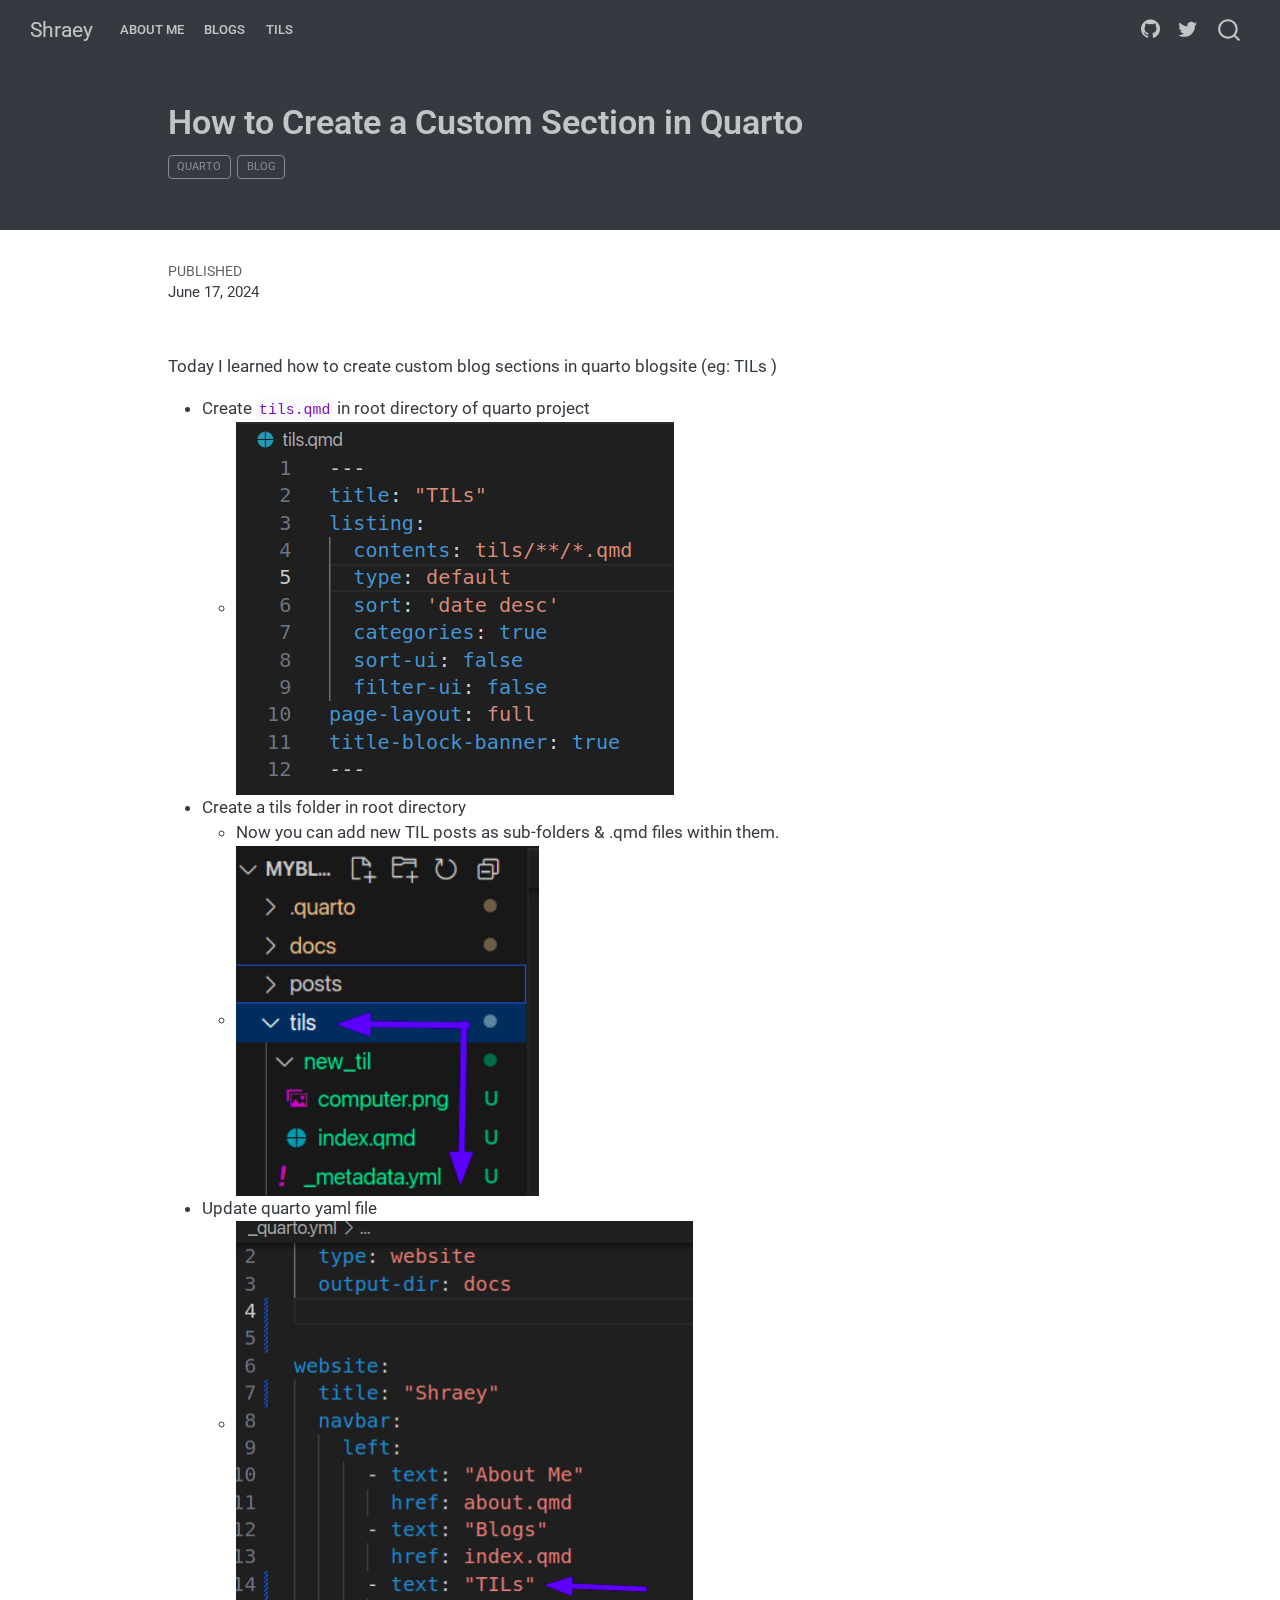
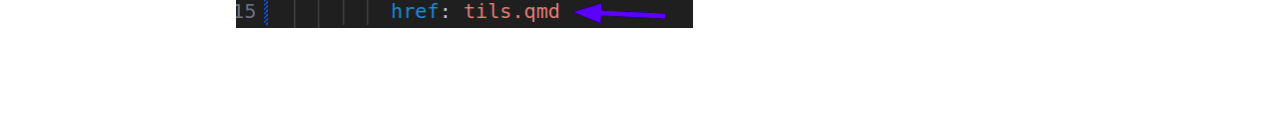
<file: docs/tils/new_til/index.html>
<!DOCTYPE html>
<html xmlns="http://www.w3.org/1999/xhtml" lang="en" xml:lang="en"><head>

<meta charset="utf-8">
<meta name="generator" content="quarto-1.6.37">

<meta name="viewport" content="width=device-width, initial-scale=1.0, user-scalable=yes">

<meta name="dcterms.date" content="2024-06-17">

<title>How to Create a Custom Section in Quarto – Shraey</title>
<style>
code{white-space: pre-wrap;}
span.smallcaps{font-variant: small-caps;}
div.columns{display: flex; gap: min(4vw, 1.5em);}
div.column{flex: auto; overflow-x: auto;}
div.hanging-indent{margin-left: 1.5em; text-indent: -1.5em;}
ul.task-list{list-style: none;}
ul.task-list li input[type="checkbox"] {
  width: 0.8em;
  margin: 0 0.8em 0.2em -1em; /* quarto-specific, see https://github.com/quarto-dev/quarto-cli/issues/4556 */ 
  vertical-align: middle;
}
</style>


<script src="../../site_libs/quarto-nav/quarto-nav.js"></script>
<script src="../../site_libs/quarto-nav/headroom.min.js"></script>
<script src="../../site_libs/clipboard/clipboard.min.js"></script>
<script src="../../site_libs/quarto-search/autocomplete.umd.js"></script>
<script src="../../site_libs/quarto-search/fuse.min.js"></script>
<script src="../../site_libs/quarto-search/quarto-search.js"></script>
<meta name="quarto:offset" content="../../">
<script src="../../site_libs/quarto-html/quarto.js"></script>
<script src="../../site_libs/quarto-html/popper.min.js"></script>
<script src="../../site_libs/quarto-html/tippy.umd.min.js"></script>
<script src="../../site_libs/quarto-html/anchor.min.js"></script>
<link href="../../site_libs/quarto-html/tippy.css" rel="stylesheet">
<link href="../../site_libs/quarto-html/quarto-syntax-highlighting-29e2c20b02301cfff04dc8050bf30c7e.css" rel="stylesheet" id="quarto-text-highlighting-styles">
<script src="../../site_libs/bootstrap/bootstrap.min.js"></script>
<link href="../../site_libs/bootstrap/bootstrap-icons.css" rel="stylesheet">
<link href="../../site_libs/bootstrap/bootstrap-3f9740e16c5aa82324e2d2774081471a.min.css" rel="stylesheet" append-hash="true" id="quarto-bootstrap" data-mode="light">
<script id="quarto-search-options" type="application/json">{
  "location": "navbar",
  "copy-button": false,
  "collapse-after": 3,
  "panel-placement": "end",
  "type": "overlay",
  "limit": 50,
  "keyboard-shortcut": [
    "f",
    "/",
    "s"
  ],
  "show-item-context": false,
  "language": {
    "search-no-results-text": "No results",
    "search-matching-documents-text": "matching documents",
    "search-copy-link-title": "Copy link to search",
    "search-hide-matches-text": "Hide additional matches",
    "search-more-match-text": "more match in this document",
    "search-more-matches-text": "more matches in this document",
    "search-clear-button-title": "Clear",
    "search-text-placeholder": "",
    "search-detached-cancel-button-title": "Cancel",
    "search-submit-button-title": "Submit",
    "search-label": "Search"
  }
}</script>


</head>

<body class="nav-fixed">

<div id="quarto-search-results"></div>
  <header id="quarto-header" class="headroom fixed-top quarto-banner">
    <nav class="navbar navbar-expand-lg " data-bs-theme="dark">
      <div class="navbar-container container-fluid">
      <div class="navbar-brand-container mx-auto">
    <a class="navbar-brand" href="../../index.html">
    <span class="navbar-title">Shraey</span>
    </a>
  </div>
            <div id="quarto-search" class="" title="Search"></div>
          <button class="navbar-toggler" type="button" data-bs-toggle="collapse" data-bs-target="#navbarCollapse" aria-controls="navbarCollapse" role="menu" aria-expanded="false" aria-label="Toggle navigation" onclick="if (window.quartoToggleHeadroom) { window.quartoToggleHeadroom(); }">
  <span class="navbar-toggler-icon"></span>
</button>
          <div class="collapse navbar-collapse" id="navbarCollapse">
            <ul class="navbar-nav navbar-nav-scroll me-auto">
  <li class="nav-item">
    <a class="nav-link" href="../../about.html"> 
<span class="menu-text">About Me</span></a>
  </li>  
  <li class="nav-item">
    <a class="nav-link" href="../../index.html"> 
<span class="menu-text">Blogs</span></a>
  </li>  
  <li class="nav-item">
    <a class="nav-link" href="../../tils.html"> 
<span class="menu-text">TILs</span></a>
  </li>  
</ul>
            <ul class="navbar-nav navbar-nav-scroll ms-auto">
  <li class="nav-item compact">
    <a class="nav-link" href="https://github.com/saurav2040"> <i class="bi bi-github" role="img">
</i> 
<span class="menu-text"></span></a>
  </li>  
  <li class="nav-item compact">
    <a class="nav-link" href="https://x.com/Saurav2023"> <i class="bi bi-twitter" role="img">
</i> 
<span class="menu-text"></span></a>
  </li>  
</ul>
          </div> <!-- /navcollapse -->
            <div class="quarto-navbar-tools">
</div>
      </div> <!-- /container-fluid -->
    </nav>
</header>
<!-- content -->
<header id="title-block-header" class="quarto-title-block default page-columns page-full">
  <div class="quarto-title-banner page-columns page-full">
    <div class="quarto-title column-body">
      <h1 class="title">How to Create a Custom Section in Quarto</h1>
                                <div class="quarto-categories">
                <div class="quarto-category">quarto</div>
                <div class="quarto-category">blog</div>
              </div>
                  </div>
  </div>
    
  
  <div class="quarto-title-meta">

      
      <div>
      <div class="quarto-title-meta-heading">Published</div>
      <div class="quarto-title-meta-contents">
        <p class="date">June 17, 2024</p>
      </div>
    </div>
    
      
    </div>
    
  
  </header><div id="quarto-content" class="quarto-container page-columns page-rows-contents page-layout-article page-navbar">
<!-- sidebar -->
<!-- margin-sidebar -->
    <div id="quarto-margin-sidebar" class="sidebar margin-sidebar zindex-bottom">
        
    </div>
<!-- main -->
<main class="content quarto-banner-title-block" id="quarto-document-content">





<p>Today I learned how to create custom blog sections in quarto blogsite (eg: TILs )</p>
<ul>
<li>Create <code>tils.qmd</code> in root directory of quarto project
<ul>
<li><img src="images/paste-4.png" class="img-fluid"></li>
</ul></li>
<li>Create a tils folder in root directory
<ul>
<li>Now you can add new TIL posts as sub-folders &amp; .qmd files within them.</li>
<li><img src="images/paste-2.png" class="img-fluid"></li>
</ul></li>
<li>Update quarto yaml file
<ul>
<li><img src="images/paste-3.png" class="img-fluid"></li>
</ul></li>
</ul>



</main> <!-- /main -->
<script id="quarto-html-after-body" type="application/javascript">
window.document.addEventListener("DOMContentLoaded", function (event) {
  const toggleBodyColorMode = (bsSheetEl) => {
    const mode = bsSheetEl.getAttribute("data-mode");
    const bodyEl = window.document.querySelector("body");
    if (mode === "dark") {
      bodyEl.classList.add("quarto-dark");
      bodyEl.classList.remove("quarto-light");
    } else {
      bodyEl.classList.add("quarto-light");
      bodyEl.classList.remove("quarto-dark");
    }
  }
  const toggleBodyColorPrimary = () => {
    const bsSheetEl = window.document.querySelector("link#quarto-bootstrap");
    if (bsSheetEl) {
      toggleBodyColorMode(bsSheetEl);
    }
  }
  toggleBodyColorPrimary();  
  const icon = "";
  const anchorJS = new window.AnchorJS();
  anchorJS.options = {
    placement: 'right',
    icon: icon
  };
  anchorJS.add('.anchored');
  const isCodeAnnotation = (el) => {
    for (const clz of el.classList) {
      if (clz.startsWith('code-annotation-')) {                     
        return true;
      }
    }
    return false;
  }
  const onCopySuccess = function(e) {
    // button target
    const button = e.trigger;
    // don't keep focus
    button.blur();
    // flash "checked"
    button.classList.add('code-copy-button-checked');
    var currentTitle = button.getAttribute("title");
    button.setAttribute("title", "Copied!");
    let tooltip;
    if (window.bootstrap) {
      button.setAttribute("data-bs-toggle", "tooltip");
      button.setAttribute("data-bs-placement", "left");
      button.setAttribute("data-bs-title", "Copied!");
      tooltip = new bootstrap.Tooltip(button, 
        { trigger: "manual", 
          customClass: "code-copy-button-tooltip",
          offset: [0, -8]});
      tooltip.show();    
    }
    setTimeout(function() {
      if (tooltip) {
        tooltip.hide();
        button.removeAttribute("data-bs-title");
        button.removeAttribute("data-bs-toggle");
        button.removeAttribute("data-bs-placement");
      }
      button.setAttribute("title", currentTitle);
      button.classList.remove('code-copy-button-checked');
    }, 1000);
    // clear code selection
    e.clearSelection();
  }
  const getTextToCopy = function(trigger) {
      const codeEl = trigger.previousElementSibling.cloneNode(true);
      for (const childEl of codeEl.children) {
        if (isCodeAnnotation(childEl)) {
          childEl.remove();
        }
      }
      return codeEl.innerText;
  }
  const clipboard = new window.ClipboardJS('.code-copy-button:not([data-in-quarto-modal])', {
    text: getTextToCopy
  });
  clipboard.on('success', onCopySuccess);
  if (window.document.getElementById('quarto-embedded-source-code-modal')) {
    const clipboardModal = new window.ClipboardJS('.code-copy-button[data-in-quarto-modal]', {
      text: getTextToCopy,
      container: window.document.getElementById('quarto-embedded-source-code-modal')
    });
    clipboardModal.on('success', onCopySuccess);
  }
    var localhostRegex = new RegExp(/^(?:http|https):\/\/localhost\:?[0-9]*\//);
    var mailtoRegex = new RegExp(/^mailto:/);
      var filterRegex = new RegExp('/' + window.location.host + '/');
    var isInternal = (href) => {
        return filterRegex.test(href) || localhostRegex.test(href) || mailtoRegex.test(href);
    }
    // Inspect non-navigation links and adorn them if external
 	var links = window.document.querySelectorAll('a[href]:not(.nav-link):not(.navbar-brand):not(.toc-action):not(.sidebar-link):not(.sidebar-item-toggle):not(.pagination-link):not(.no-external):not([aria-hidden]):not(.dropdown-item):not(.quarto-navigation-tool):not(.about-link)');
    for (var i=0; i<links.length; i++) {
      const link = links[i];
      if (!isInternal(link.href)) {
        // undo the damage that might have been done by quarto-nav.js in the case of
        // links that we want to consider external
        if (link.dataset.originalHref !== undefined) {
          link.href = link.dataset.originalHref;
        }
      }
    }
  function tippyHover(el, contentFn, onTriggerFn, onUntriggerFn) {
    const config = {
      allowHTML: true,
      maxWidth: 500,
      delay: 100,
      arrow: false,
      appendTo: function(el) {
          return el.parentElement;
      },
      interactive: true,
      interactiveBorder: 10,
      theme: 'quarto',
      placement: 'bottom-start',
    };
    if (contentFn) {
      config.content = contentFn;
    }
    if (onTriggerFn) {
      config.onTrigger = onTriggerFn;
    }
    if (onUntriggerFn) {
      config.onUntrigger = onUntriggerFn;
    }
    window.tippy(el, config); 
  }
  const noterefs = window.document.querySelectorAll('a[role="doc-noteref"]');
  for (var i=0; i<noterefs.length; i++) {
    const ref = noterefs[i];
    tippyHover(ref, function() {
      // use id or data attribute instead here
      let href = ref.getAttribute('data-footnote-href') || ref.getAttribute('href');
      try { href = new URL(href).hash; } catch {}
      const id = href.replace(/^#\/?/, "");
      const note = window.document.getElementById(id);
      if (note) {
        return note.innerHTML;
      } else {
        return "";
      }
    });
  }
  const xrefs = window.document.querySelectorAll('a.quarto-xref');
  const processXRef = (id, note) => {
    // Strip column container classes
    const stripColumnClz = (el) => {
      el.classList.remove("page-full", "page-columns");
      if (el.children) {
        for (const child of el.children) {
          stripColumnClz(child);
        }
      }
    }
    stripColumnClz(note)
    if (id === null || id.startsWith('sec-')) {
      // Special case sections, only their first couple elements
      const container = document.createElement("div");
      if (note.children && note.children.length > 2) {
        container.appendChild(note.children[0].cloneNode(true));
        for (let i = 1; i < note.children.length; i++) {
          const child = note.children[i];
          if (child.tagName === "P" && child.innerText === "") {
            continue;
          } else {
            container.appendChild(child.cloneNode(true));
            break;
          }
        }
        if (window.Quarto?.typesetMath) {
          window.Quarto.typesetMath(container);
        }
        return container.innerHTML
      } else {
        if (window.Quarto?.typesetMath) {
          window.Quarto.typesetMath(note);
        }
        return note.innerHTML;
      }
    } else {
      // Remove any anchor links if they are present
      const anchorLink = note.querySelector('a.anchorjs-link');
      if (anchorLink) {
        anchorLink.remove();
      }
      if (window.Quarto?.typesetMath) {
        window.Quarto.typesetMath(note);
      }
      if (note.classList.contains("callout")) {
        return note.outerHTML;
      } else {
        return note.innerHTML;
      }
    }
  }
  for (var i=0; i<xrefs.length; i++) {
    const xref = xrefs[i];
    tippyHover(xref, undefined, function(instance) {
      instance.disable();
      let url = xref.getAttribute('href');
      let hash = undefined; 
      if (url.startsWith('#')) {
        hash = url;
      } else {
        try { hash = new URL(url).hash; } catch {}
      }
      if (hash) {
        const id = hash.replace(/^#\/?/, "");
        const note = window.document.getElementById(id);
        if (note !== null) {
          try {
            const html = processXRef(id, note.cloneNode(true));
            instance.setContent(html);
          } finally {
            instance.enable();
            instance.show();
          }
        } else {
          // See if we can fetch this
          fetch(url.split('#')[0])
          .then(res => res.text())
          .then(html => {
            const parser = new DOMParser();
            const htmlDoc = parser.parseFromString(html, "text/html");
            const note = htmlDoc.getElementById(id);
            if (note !== null) {
              const html = processXRef(id, note);
              instance.setContent(html);
            } 
          }).finally(() => {
            instance.enable();
            instance.show();
          });
        }
      } else {
        // See if we can fetch a full url (with no hash to target)
        // This is a special case and we should probably do some content thinning / targeting
        fetch(url)
        .then(res => res.text())
        .then(html => {
          const parser = new DOMParser();
          const htmlDoc = parser.parseFromString(html, "text/html");
          const note = htmlDoc.querySelector('main.content');
          if (note !== null) {
            // This should only happen for chapter cross references
            // (since there is no id in the URL)
            // remove the first header
            if (note.children.length > 0 && note.children[0].tagName === "HEADER") {
              note.children[0].remove();
            }
            const html = processXRef(null, note);
            instance.setContent(html);
          } 
        }).finally(() => {
          instance.enable();
          instance.show();
        });
      }
    }, function(instance) {
    });
  }
      let selectedAnnoteEl;
      const selectorForAnnotation = ( cell, annotation) => {
        let cellAttr = 'data-code-cell="' + cell + '"';
        let lineAttr = 'data-code-annotation="' +  annotation + '"';
        const selector = 'span[' + cellAttr + '][' + lineAttr + ']';
        return selector;
      }
      const selectCodeLines = (annoteEl) => {
        const doc = window.document;
        const targetCell = annoteEl.getAttribute("data-target-cell");
        const targetAnnotation = annoteEl.getAttribute("data-target-annotation");
        const annoteSpan = window.document.querySelector(selectorForAnnotation(targetCell, targetAnnotation));
        const lines = annoteSpan.getAttribute("data-code-lines").split(",");
        const lineIds = lines.map((line) => {
          return targetCell + "-" + line;
        })
        let top = null;
        let height = null;
        let parent = null;
        if (lineIds.length > 0) {
            //compute the position of the single el (top and bottom and make a div)
            const el = window.document.getElementById(lineIds[0]);
            top = el.offsetTop;
            height = el.offsetHeight;
            parent = el.parentElement.parentElement;
          if (lineIds.length > 1) {
            const lastEl = window.document.getElementById(lineIds[lineIds.length - 1]);
            const bottom = lastEl.offsetTop + lastEl.offsetHeight;
            height = bottom - top;
          }
          if (top !== null && height !== null && parent !== null) {
            // cook up a div (if necessary) and position it 
            let div = window.document.getElementById("code-annotation-line-highlight");
            if (div === null) {
              div = window.document.createElement("div");
              div.setAttribute("id", "code-annotation-line-highlight");
              div.style.position = 'absolute';
              parent.appendChild(div);
            }
            div.style.top = top - 2 + "px";
            div.style.height = height + 4 + "px";
            div.style.left = 0;
            let gutterDiv = window.document.getElementById("code-annotation-line-highlight-gutter");
            if (gutterDiv === null) {
              gutterDiv = window.document.createElement("div");
              gutterDiv.setAttribute("id", "code-annotation-line-highlight-gutter");
              gutterDiv.style.position = 'absolute';
              const codeCell = window.document.getElementById(targetCell);
              const gutter = codeCell.querySelector('.code-annotation-gutter');
              gutter.appendChild(gutterDiv);
            }
            gutterDiv.style.top = top - 2 + "px";
            gutterDiv.style.height = height + 4 + "px";
          }
          selectedAnnoteEl = annoteEl;
        }
      };
      const unselectCodeLines = () => {
        const elementsIds = ["code-annotation-line-highlight", "code-annotation-line-highlight-gutter"];
        elementsIds.forEach((elId) => {
          const div = window.document.getElementById(elId);
          if (div) {
            div.remove();
          }
        });
        selectedAnnoteEl = undefined;
      };
        // Handle positioning of the toggle
    window.addEventListener(
      "resize",
      throttle(() => {
        elRect = undefined;
        if (selectedAnnoteEl) {
          selectCodeLines(selectedAnnoteEl);
        }
      }, 10)
    );
    function throttle(fn, ms) {
    let throttle = false;
    let timer;
      return (...args) => {
        if(!throttle) { // first call gets through
            fn.apply(this, args);
            throttle = true;
        } else { // all the others get throttled
            if(timer) clearTimeout(timer); // cancel #2
            timer = setTimeout(() => {
              fn.apply(this, args);
              timer = throttle = false;
            }, ms);
        }
      };
    }
      // Attach click handler to the DT
      const annoteDls = window.document.querySelectorAll('dt[data-target-cell]');
      for (const annoteDlNode of annoteDls) {
        annoteDlNode.addEventListener('click', (event) => {
          const clickedEl = event.target;
          if (clickedEl !== selectedAnnoteEl) {
            unselectCodeLines();
            const activeEl = window.document.querySelector('dt[data-target-cell].code-annotation-active');
            if (activeEl) {
              activeEl.classList.remove('code-annotation-active');
            }
            selectCodeLines(clickedEl);
            clickedEl.classList.add('code-annotation-active');
          } else {
            // Unselect the line
            unselectCodeLines();
            clickedEl.classList.remove('code-annotation-active');
          }
        });
      }
  const findCites = (el) => {
    const parentEl = el.parentElement;
    if (parentEl) {
      const cites = parentEl.dataset.cites;
      if (cites) {
        return {
          el,
          cites: cites.split(' ')
        };
      } else {
        return findCites(el.parentElement)
      }
    } else {
      return undefined;
    }
  };
  var bibliorefs = window.document.querySelectorAll('a[role="doc-biblioref"]');
  for (var i=0; i<bibliorefs.length; i++) {
    const ref = bibliorefs[i];
    const citeInfo = findCites(ref);
    if (citeInfo) {
      tippyHover(citeInfo.el, function() {
        var popup = window.document.createElement('div');
        citeInfo.cites.forEach(function(cite) {
          var citeDiv = window.document.createElement('div');
          citeDiv.classList.add('hanging-indent');
          citeDiv.classList.add('csl-entry');
          var biblioDiv = window.document.getElementById('ref-' + cite);
          if (biblioDiv) {
            citeDiv.innerHTML = biblioDiv.innerHTML;
          }
          popup.appendChild(citeDiv);
        });
        return popup.innerHTML;
      });
    }
  }
});
</script>
</div> <!-- /content -->




</body></html>
</file>
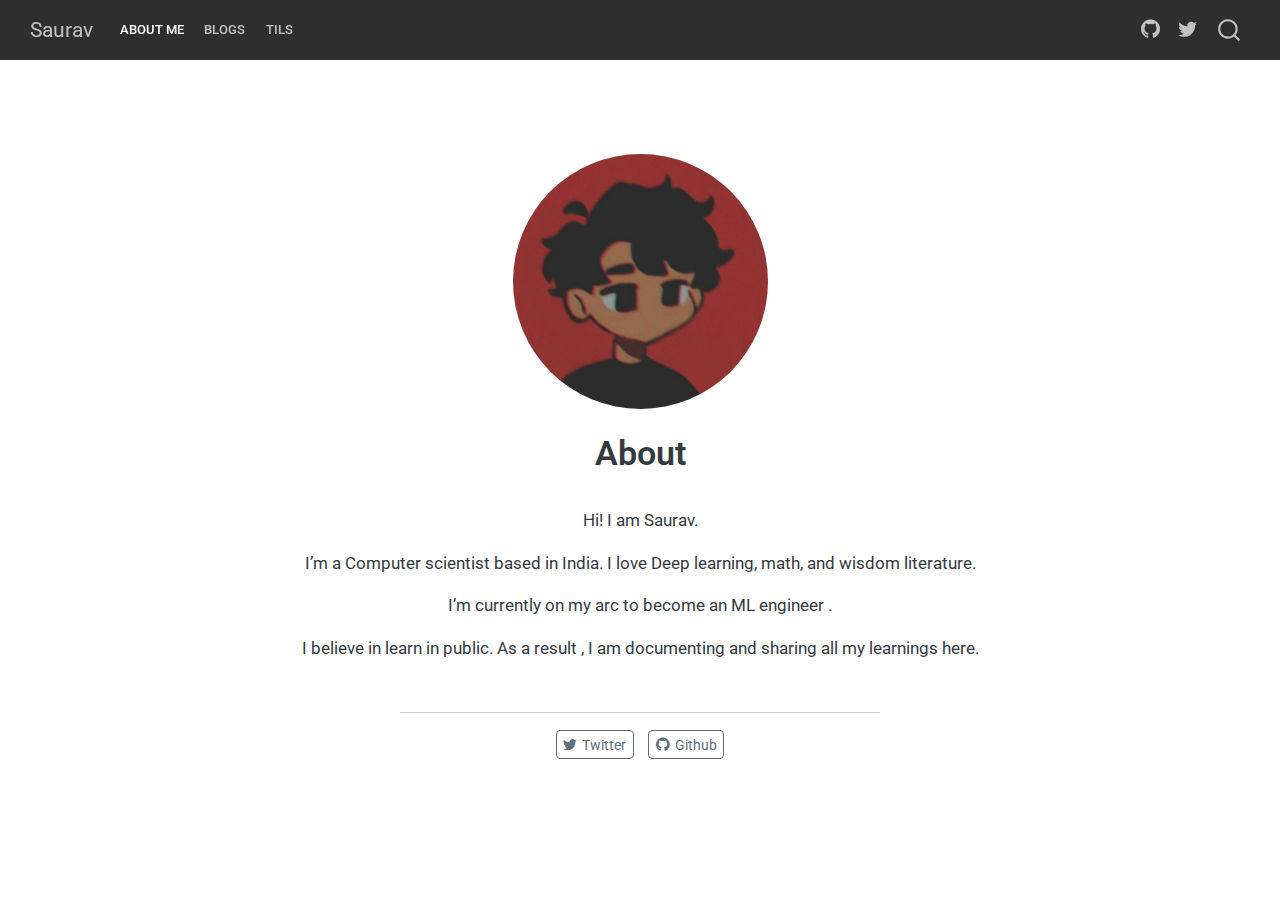
<file: docs/about.html>
<!DOCTYPE html>
<html xmlns="http://www.w3.org/1999/xhtml" lang="en" xml:lang="en"><head>

<meta charset="utf-8">
<meta name="generator" content="quarto-1.6.37">

<meta name="viewport" content="width=device-width, initial-scale=1.0, user-scalable=yes">


<title>About – Saurav</title>
<style>
code{white-space: pre-wrap;}
span.smallcaps{font-variant: small-caps;}
div.columns{display: flex; gap: min(4vw, 1.5em);}
div.column{flex: auto; overflow-x: auto;}
div.hanging-indent{margin-left: 1.5em; text-indent: -1.5em;}
ul.task-list{list-style: none;}
ul.task-list li input[type="checkbox"] {
  width: 0.8em;
  margin: 0 0.8em 0.2em -1em; /* quarto-specific, see https://github.com/quarto-dev/quarto-cli/issues/4556 */ 
  vertical-align: middle;
}
</style>


<script src="site_libs/quarto-nav/quarto-nav.js"></script>
<script src="site_libs/quarto-nav/headroom.min.js"></script>
<script src="site_libs/clipboard/clipboard.min.js"></script>
<script src="site_libs/quarto-search/autocomplete.umd.js"></script>
<script src="site_libs/quarto-search/fuse.min.js"></script>
<script src="site_libs/quarto-search/quarto-search.js"></script>
<meta name="quarto:offset" content="./">
<script src="site_libs/quarto-html/quarto.js"></script>
<script src="site_libs/quarto-html/popper.min.js"></script>
<script src="site_libs/quarto-html/tippy.umd.min.js"></script>
<link href="site_libs/quarto-html/tippy.css" rel="stylesheet">
<link href="site_libs/quarto-html/quarto-syntax-highlighting-29e2c20b02301cfff04dc8050bf30c7e.css" rel="stylesheet" id="quarto-text-highlighting-styles">
<script src="site_libs/bootstrap/bootstrap.min.js"></script>
<link href="site_libs/bootstrap/bootstrap-icons.css" rel="stylesheet">
<link href="site_libs/bootstrap/bootstrap-3f9740e16c5aa82324e2d2774081471a.min.css" rel="stylesheet" append-hash="true" id="quarto-bootstrap" data-mode="light">
<script id="quarto-search-options" type="application/json">{
  "location": "navbar",
  "copy-button": false,
  "collapse-after": 3,
  "panel-placement": "end",
  "type": "overlay",
  "limit": 50,
  "keyboard-shortcut": [
    "f",
    "/",
    "s"
  ],
  "show-item-context": false,
  "language": {
    "search-no-results-text": "No results",
    "search-matching-documents-text": "matching documents",
    "search-copy-link-title": "Copy link to search",
    "search-hide-matches-text": "Hide additional matches",
    "search-more-match-text": "more match in this document",
    "search-more-matches-text": "more matches in this document",
    "search-clear-button-title": "Clear",
    "search-text-placeholder": "",
    "search-detached-cancel-button-title": "Cancel",
    "search-submit-button-title": "Submit",
    "search-label": "Search"
  }
}</script>


<link rel="stylesheet" href="custom.css">
</head>

<body class="nav-fixed fullcontent">

<div id="quarto-search-results"></div>
  <header id="quarto-header" class="headroom fixed-top">
    <nav class="navbar navbar-expand-lg " data-bs-theme="dark">
      <div class="navbar-container container-fluid">
      <div class="navbar-brand-container mx-auto">
    <a class="navbar-brand" href="./index.html">
    <span class="navbar-title">Saurav</span>
    </a>
  </div>
            <div id="quarto-search" class="" title="Search"></div>
          <button class="navbar-toggler" type="button" data-bs-toggle="collapse" data-bs-target="#navbarCollapse" aria-controls="navbarCollapse" role="menu" aria-expanded="false" aria-label="Toggle navigation" onclick="if (window.quartoToggleHeadroom) { window.quartoToggleHeadroom(); }">
  <span class="navbar-toggler-icon"></span>
</button>
          <div class="collapse navbar-collapse" id="navbarCollapse">
            <ul class="navbar-nav navbar-nav-scroll me-auto">
  <li class="nav-item">
    <a class="nav-link active" href="./about.html" aria-current="page"> 
<span class="menu-text">About Me</span></a>
  </li>  
  <li class="nav-item">
    <a class="nav-link" href="./index.html"> 
<span class="menu-text">Blogs</span></a>
  </li>  
  <li class="nav-item">
    <a class="nav-link" href="./tils.html"> 
<span class="menu-text">TILs</span></a>
  </li>  
</ul>
            <ul class="navbar-nav navbar-nav-scroll ms-auto">
  <li class="nav-item compact">
    <a class="nav-link" href="https://github.com/saurav2040"> <i class="bi bi-github" role="img">
</i> 
<span class="menu-text"></span></a>
  </li>  
  <li class="nav-item compact">
    <a class="nav-link" href="https://x.com/Saurav2023"> <i class="bi bi-twitter" role="img">
</i> 
<span class="menu-text"></span></a>
  </li>  
</ul>
          </div> <!-- /navcollapse -->
            <div class="quarto-navbar-tools">
</div>
      </div> <!-- /container-fluid -->
    </nav>
</header>
<!-- content -->
<div id="quarto-content" class="quarto-container page-columns page-rows-contents page-layout-article page-navbar">
<!-- sidebar -->
<!-- margin-sidebar -->
    
<!-- main -->
<div class="quarto-about-jolla">
  <img src="pfp.jpeg" class="about-image
  round " style="height: 15em; width: 15em;">
 <header id="title-block-header" class="quarto-title-block default">
<div class="quarto-title">
<h1 class="title">About</h1>
</div>
<div class="quarto-title-meta">
  </div>
</header><main class="content" id="quarto-document-content">
<p>Hi! I am Saurav.</p>
<p>I’m a Computer scientist based in India. I love Deep learning, math, and wisdom literature.</p>
<p>I’m currently on my arc to become an ML engineer .</p>
<p>I believe in learn in public. As a result , I am documenting and sharing all my learnings here.</p>


</main> 
  <hr class="about-sep">
   <div class="about-links">
  <a href="https://x.com/Shraey2026" class="about-link" rel="" target="">
    <i class="bi bi-twitter"></i>
     <span class="about-link-text">Twitter</span>
  </a>
  <a href="https://github.com/saurav2040" class="about-link" rel="" target="">
    <i class="bi bi-github"></i>
     <span class="about-link-text">Github</span>
  </a>
</div>
</div>
 <!-- /main -->
<script id="quarto-html-after-body" type="application/javascript">
window.document.addEventListener("DOMContentLoaded", function (event) {
  const toggleBodyColorMode = (bsSheetEl) => {
    const mode = bsSheetEl.getAttribute("data-mode");
    const bodyEl = window.document.querySelector("body");
    if (mode === "dark") {
      bodyEl.classList.add("quarto-dark");
      bodyEl.classList.remove("quarto-light");
    } else {
      bodyEl.classList.add("quarto-light");
      bodyEl.classList.remove("quarto-dark");
    }
  }
  const toggleBodyColorPrimary = () => {
    const bsSheetEl = window.document.querySelector("link#quarto-bootstrap");
    if (bsSheetEl) {
      toggleBodyColorMode(bsSheetEl);
    }
  }
  toggleBodyColorPrimary();  
  const isCodeAnnotation = (el) => {
    for (const clz of el.classList) {
      if (clz.startsWith('code-annotation-')) {                     
        return true;
      }
    }
    return false;
  }
  const onCopySuccess = function(e) {
    // button target
    const button = e.trigger;
    // don't keep focus
    button.blur();
    // flash "checked"
    button.classList.add('code-copy-button-checked');
    var currentTitle = button.getAttribute("title");
    button.setAttribute("title", "Copied!");
    let tooltip;
    if (window.bootstrap) {
      button.setAttribute("data-bs-toggle", "tooltip");
      button.setAttribute("data-bs-placement", "left");
      button.setAttribute("data-bs-title", "Copied!");
      tooltip = new bootstrap.Tooltip(button, 
        { trigger: "manual", 
          customClass: "code-copy-button-tooltip",
          offset: [0, -8]});
      tooltip.show();    
    }
    setTimeout(function() {
      if (tooltip) {
        tooltip.hide();
        button.removeAttribute("data-bs-title");
        button.removeAttribute("data-bs-toggle");
        button.removeAttribute("data-bs-placement");
      }
      button.setAttribute("title", currentTitle);
      button.classList.remove('code-copy-button-checked');
    }, 1000);
    // clear code selection
    e.clearSelection();
  }
  const getTextToCopy = function(trigger) {
      const codeEl = trigger.previousElementSibling.cloneNode(true);
      for (const childEl of codeEl.children) {
        if (isCodeAnnotation(childEl)) {
          childEl.remove();
        }
      }
      return codeEl.innerText;
  }
  const clipboard = new window.ClipboardJS('.code-copy-button:not([data-in-quarto-modal])', {
    text: getTextToCopy
  });
  clipboard.on('success', onCopySuccess);
  if (window.document.getElementById('quarto-embedded-source-code-modal')) {
    const clipboardModal = new window.ClipboardJS('.code-copy-button[data-in-quarto-modal]', {
      text: getTextToCopy,
      container: window.document.getElementById('quarto-embedded-source-code-modal')
    });
    clipboardModal.on('success', onCopySuccess);
  }
    var localhostRegex = new RegExp(/^(?:http|https):\/\/localhost\:?[0-9]*\//);
    var mailtoRegex = new RegExp(/^mailto:/);
      var filterRegex = new RegExp('/' + window.location.host + '/');
    var isInternal = (href) => {
        return filterRegex.test(href) || localhostRegex.test(href) || mailtoRegex.test(href);
    }
    // Inspect non-navigation links and adorn them if external
 	var links = window.document.querySelectorAll('a[href]:not(.nav-link):not(.navbar-brand):not(.toc-action):not(.sidebar-link):not(.sidebar-item-toggle):not(.pagination-link):not(.no-external):not([aria-hidden]):not(.dropdown-item):not(.quarto-navigation-tool):not(.about-link)');
    for (var i=0; i<links.length; i++) {
      const link = links[i];
      if (!isInternal(link.href)) {
        // undo the damage that might have been done by quarto-nav.js in the case of
        // links that we want to consider external
        if (link.dataset.originalHref !== undefined) {
          link.href = link.dataset.originalHref;
        }
      }
    }
  function tippyHover(el, contentFn, onTriggerFn, onUntriggerFn) {
    const config = {
      allowHTML: true,
      maxWidth: 500,
      delay: 100,
      arrow: false,
      appendTo: function(el) {
          return el.parentElement;
      },
      interactive: true,
      interactiveBorder: 10,
      theme: 'quarto',
      placement: 'bottom-start',
    };
    if (contentFn) {
      config.content = contentFn;
    }
    if (onTriggerFn) {
      config.onTrigger = onTriggerFn;
    }
    if (onUntriggerFn) {
      config.onUntrigger = onUntriggerFn;
    }
    window.tippy(el, config); 
  }
  const noterefs = window.document.querySelectorAll('a[role="doc-noteref"]');
  for (var i=0; i<noterefs.length; i++) {
    const ref = noterefs[i];
    tippyHover(ref, function() {
      // use id or data attribute instead here
      let href = ref.getAttribute('data-footnote-href') || ref.getAttribute('href');
      try { href = new URL(href).hash; } catch {}
      const id = href.replace(/^#\/?/, "");
      const note = window.document.getElementById(id);
      if (note) {
        return note.innerHTML;
      } else {
        return "";
      }
    });
  }
  const xrefs = window.document.querySelectorAll('a.quarto-xref');
  const processXRef = (id, note) => {
    // Strip column container classes
    const stripColumnClz = (el) => {
      el.classList.remove("page-full", "page-columns");
      if (el.children) {
        for (const child of el.children) {
          stripColumnClz(child);
        }
      }
    }
    stripColumnClz(note)
    if (id === null || id.startsWith('sec-')) {
      // Special case sections, only their first couple elements
      const container = document.createElement("div");
      if (note.children && note.children.length > 2) {
        container.appendChild(note.children[0].cloneNode(true));
        for (let i = 1; i < note.children.length; i++) {
          const child = note.children[i];
          if (child.tagName === "P" && child.innerText === "") {
            continue;
          } else {
            container.appendChild(child.cloneNode(true));
            break;
          }
        }
        if (window.Quarto?.typesetMath) {
          window.Quarto.typesetMath(container);
        }
        return container.innerHTML
      } else {
        if (window.Quarto?.typesetMath) {
          window.Quarto.typesetMath(note);
        }
        return note.innerHTML;
      }
    } else {
      // Remove any anchor links if they are present
      const anchorLink = note.querySelector('a.anchorjs-link');
      if (anchorLink) {
        anchorLink.remove();
      }
      if (window.Quarto?.typesetMath) {
        window.Quarto.typesetMath(note);
      }
      if (note.classList.contains("callout")) {
        return note.outerHTML;
      } else {
        return note.innerHTML;
      }
    }
  }
  for (var i=0; i<xrefs.length; i++) {
    const xref = xrefs[i];
    tippyHover(xref, undefined, function(instance) {
      instance.disable();
      let url = xref.getAttribute('href');
      let hash = undefined; 
      if (url.startsWith('#')) {
        hash = url;
      } else {
        try { hash = new URL(url).hash; } catch {}
      }
      if (hash) {
        const id = hash.replace(/^#\/?/, "");
        const note = window.document.getElementById(id);
        if (note !== null) {
          try {
            const html = processXRef(id, note.cloneNode(true));
            instance.setContent(html);
          } finally {
            instance.enable();
            instance.show();
          }
        } else {
          // See if we can fetch this
          fetch(url.split('#')[0])
          .then(res => res.text())
          .then(html => {
            const parser = new DOMParser();
            const htmlDoc = parser.parseFromString(html, "text/html");
            const note = htmlDoc.getElementById(id);
            if (note !== null) {
              const html = processXRef(id, note);
              instance.setContent(html);
            } 
          }).finally(() => {
            instance.enable();
            instance.show();
          });
        }
      } else {
        // See if we can fetch a full url (with no hash to target)
        // This is a special case and we should probably do some content thinning / targeting
        fetch(url)
        .then(res => res.text())
        .then(html => {
          const parser = new DOMParser();
          const htmlDoc = parser.parseFromString(html, "text/html");
          const note = htmlDoc.querySelector('main.content');
          if (note !== null) {
            // This should only happen for chapter cross references
            // (since there is no id in the URL)
            // remove the first header
            if (note.children.length > 0 && note.children[0].tagName === "HEADER") {
              note.children[0].remove();
            }
            const html = processXRef(null, note);
            instance.setContent(html);
          } 
        }).finally(() => {
          instance.enable();
          instance.show();
        });
      }
    }, function(instance) {
    });
  }
      let selectedAnnoteEl;
      const selectorForAnnotation = ( cell, annotation) => {
        let cellAttr = 'data-code-cell="' + cell + '"';
        let lineAttr = 'data-code-annotation="' +  annotation + '"';
        const selector = 'span[' + cellAttr + '][' + lineAttr + ']';
        return selector;
      }
      const selectCodeLines = (annoteEl) => {
        const doc = window.document;
        const targetCell = annoteEl.getAttribute("data-target-cell");
        const targetAnnotation = annoteEl.getAttribute("data-target-annotation");
        const annoteSpan = window.document.querySelector(selectorForAnnotation(targetCell, targetAnnotation));
        const lines = annoteSpan.getAttribute("data-code-lines").split(",");
        const lineIds = lines.map((line) => {
          return targetCell + "-" + line;
        })
        let top = null;
        let height = null;
        let parent = null;
        if (lineIds.length > 0) {
            //compute the position of the single el (top and bottom and make a div)
            const el = window.document.getElementById(lineIds[0]);
            top = el.offsetTop;
            height = el.offsetHeight;
            parent = el.parentElement.parentElement;
          if (lineIds.length > 1) {
            const lastEl = window.document.getElementById(lineIds[lineIds.length - 1]);
            const bottom = lastEl.offsetTop + lastEl.offsetHeight;
            height = bottom - top;
          }
          if (top !== null && height !== null && parent !== null) {
            // cook up a div (if necessary) and position it 
            let div = window.document.getElementById("code-annotation-line-highlight");
            if (div === null) {
              div = window.document.createElement("div");
              div.setAttribute("id", "code-annotation-line-highlight");
              div.style.position = 'absolute';
              parent.appendChild(div);
            }
            div.style.top = top - 2 + "px";
            div.style.height = height + 4 + "px";
            div.style.left = 0;
            let gutterDiv = window.document.getElementById("code-annotation-line-highlight-gutter");
            if (gutterDiv === null) {
              gutterDiv = window.document.createElement("div");
              gutterDiv.setAttribute("id", "code-annotation-line-highlight-gutter");
              gutterDiv.style.position = 'absolute';
              const codeCell = window.document.getElementById(targetCell);
              const gutter = codeCell.querySelector('.code-annotation-gutter');
              gutter.appendChild(gutterDiv);
            }
            gutterDiv.style.top = top - 2 + "px";
            gutterDiv.style.height = height + 4 + "px";
          }
          selectedAnnoteEl = annoteEl;
        }
      };
      const unselectCodeLines = () => {
        const elementsIds = ["code-annotation-line-highlight", "code-annotation-line-highlight-gutter"];
        elementsIds.forEach((elId) => {
          const div = window.document.getElementById(elId);
          if (div) {
            div.remove();
          }
        });
        selectedAnnoteEl = undefined;
      };
        // Handle positioning of the toggle
    window.addEventListener(
      "resize",
      throttle(() => {
        elRect = undefined;
        if (selectedAnnoteEl) {
          selectCodeLines(selectedAnnoteEl);
        }
      }, 10)
    );
    function throttle(fn, ms) {
    let throttle = false;
    let timer;
      return (...args) => {
        if(!throttle) { // first call gets through
            fn.apply(this, args);
            throttle = true;
        } else { // all the others get throttled
            if(timer) clearTimeout(timer); // cancel #2
            timer = setTimeout(() => {
              fn.apply(this, args);
              timer = throttle = false;
            }, ms);
        }
      };
    }
      // Attach click handler to the DT
      const annoteDls = window.document.querySelectorAll('dt[data-target-cell]');
      for (const annoteDlNode of annoteDls) {
        annoteDlNode.addEventListener('click', (event) => {
          const clickedEl = event.target;
          if (clickedEl !== selectedAnnoteEl) {
            unselectCodeLines();
            const activeEl = window.document.querySelector('dt[data-target-cell].code-annotation-active');
            if (activeEl) {
              activeEl.classList.remove('code-annotation-active');
            }
            selectCodeLines(clickedEl);
            clickedEl.classList.add('code-annotation-active');
          } else {
            // Unselect the line
            unselectCodeLines();
            clickedEl.classList.remove('code-annotation-active');
          }
        });
      }
  const findCites = (el) => {
    const parentEl = el.parentElement;
    if (parentEl) {
      const cites = parentEl.dataset.cites;
      if (cites) {
        return {
          el,
          cites: cites.split(' ')
        };
      } else {
        return findCites(el.parentElement)
      }
    } else {
      return undefined;
    }
  };
  var bibliorefs = window.document.querySelectorAll('a[role="doc-biblioref"]');
  for (var i=0; i<bibliorefs.length; i++) {
    const ref = bibliorefs[i];
    const citeInfo = findCites(ref);
    if (citeInfo) {
      tippyHover(citeInfo.el, function() {
        var popup = window.document.createElement('div');
        citeInfo.cites.forEach(function(cite) {
          var citeDiv = window.document.createElement('div');
          citeDiv.classList.add('hanging-indent');
          citeDiv.classList.add('csl-entry');
          var biblioDiv = window.document.getElementById('ref-' + cite);
          if (biblioDiv) {
            citeDiv.innerHTML = biblioDiv.innerHTML;
          }
          popup.appendChild(citeDiv);
        });
        return popup.innerHTML;
      });
    }
  }
});
</script>
</div> <!-- /content -->




</body></html>
</file>
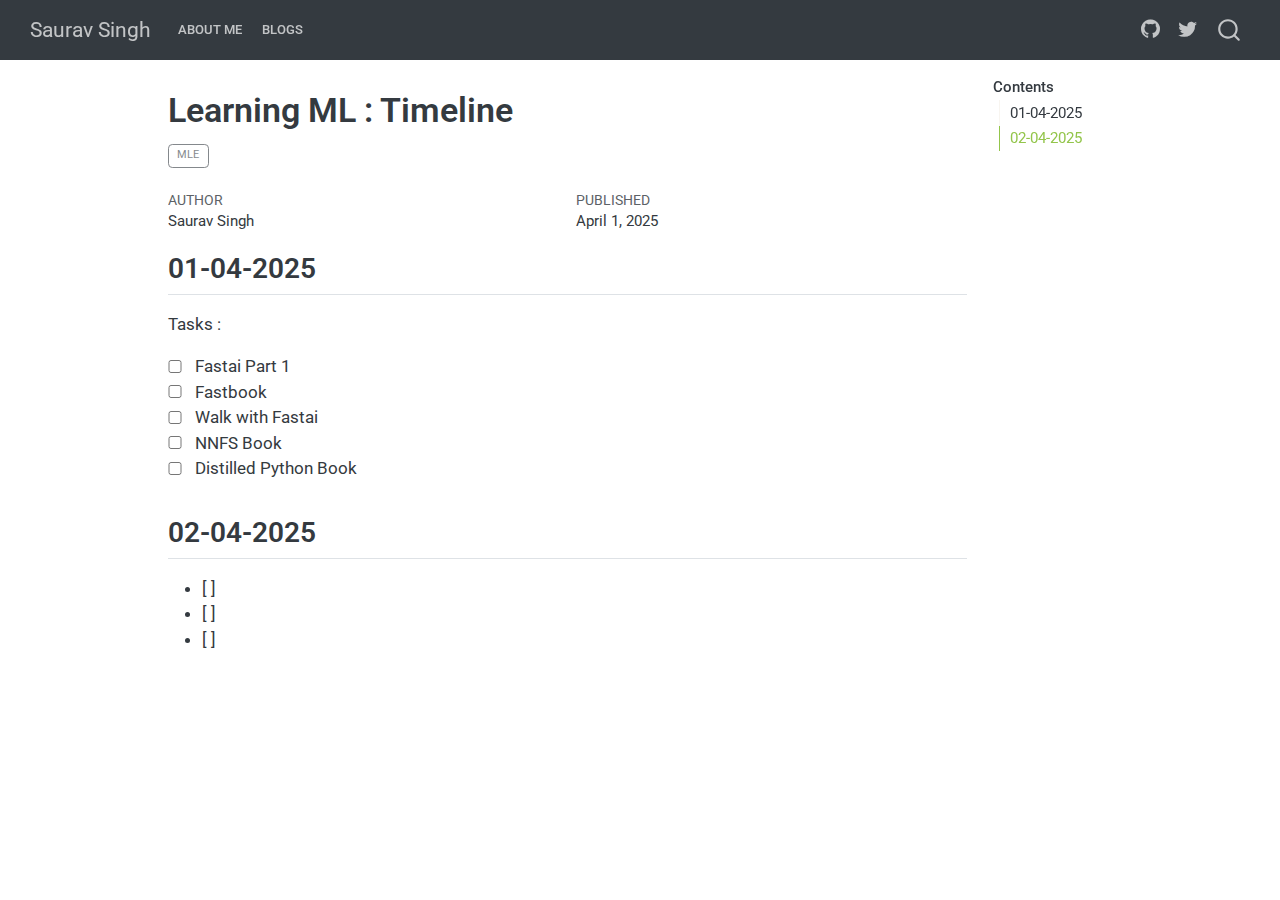
<file: docs/learning-ml.html>
<!DOCTYPE html>
<html xmlns="http://www.w3.org/1999/xhtml" lang="en" xml:lang="en"><head>

<meta charset="utf-8">
<meta name="generator" content="quarto-1.6.37">

<meta name="viewport" content="width=device-width, initial-scale=1.0, user-scalable=yes">

<meta name="author" content="Saurav Singh">
<meta name="dcterms.date" content="2025-04-01">

<title>Learning ML : Timeline – Saurav Singh</title>
<style>
code{white-space: pre-wrap;}
span.smallcaps{font-variant: small-caps;}
div.columns{display: flex; gap: min(4vw, 1.5em);}
div.column{flex: auto; overflow-x: auto;}
div.hanging-indent{margin-left: 1.5em; text-indent: -1.5em;}
ul.task-list{list-style: none;}
ul.task-list li input[type="checkbox"] {
  width: 0.8em;
  margin: 0 0.8em 0.2em -1em; /* quarto-specific, see https://github.com/quarto-dev/quarto-cli/issues/4556 */ 
  vertical-align: middle;
}
</style>


<script src="site_libs/quarto-nav/quarto-nav.js"></script>
<script src="site_libs/quarto-nav/headroom.min.js"></script>
<script src="site_libs/clipboard/clipboard.min.js"></script>
<script src="site_libs/quarto-search/autocomplete.umd.js"></script>
<script src="site_libs/quarto-search/fuse.min.js"></script>
<script src="site_libs/quarto-search/quarto-search.js"></script>
<meta name="quarto:offset" content="./">
<script src="site_libs/quarto-html/quarto.js"></script>
<script src="site_libs/quarto-html/popper.min.js"></script>
<script src="site_libs/quarto-html/tippy.umd.min.js"></script>
<script src="site_libs/quarto-html/anchor.min.js"></script>
<link href="site_libs/quarto-html/tippy.css" rel="stylesheet">
<link href="site_libs/quarto-html/quarto-syntax-highlighting-29e2c20b02301cfff04dc8050bf30c7e.css" rel="stylesheet" id="quarto-text-highlighting-styles">
<script src="site_libs/bootstrap/bootstrap.min.js"></script>
<link href="site_libs/bootstrap/bootstrap-icons.css" rel="stylesheet">
<link href="site_libs/bootstrap/bootstrap-3f9740e16c5aa82324e2d2774081471a.min.css" rel="stylesheet" append-hash="true" id="quarto-bootstrap" data-mode="light">
<script id="quarto-search-options" type="application/json">{
  "location": "navbar",
  "copy-button": false,
  "collapse-after": 3,
  "panel-placement": "end",
  "type": "overlay",
  "limit": 50,
  "keyboard-shortcut": [
    "f",
    "/",
    "s"
  ],
  "show-item-context": false,
  "language": {
    "search-no-results-text": "No results",
    "search-matching-documents-text": "matching documents",
    "search-copy-link-title": "Copy link to search",
    "search-hide-matches-text": "Hide additional matches",
    "search-more-match-text": "more match in this document",
    "search-more-matches-text": "more matches in this document",
    "search-clear-button-title": "Clear",
    "search-text-placeholder": "",
    "search-detached-cancel-button-title": "Cancel",
    "search-submit-button-title": "Submit",
    "search-label": "Search"
  }
}</script>


</head>

<body class="nav-fixed">

<div id="quarto-search-results"></div>
  <header id="quarto-header" class="headroom fixed-top">
    <nav class="navbar navbar-expand-lg " data-bs-theme="dark">
      <div class="navbar-container container-fluid">
      <div class="navbar-brand-container mx-auto">
    <a class="navbar-brand" href="./index.html">
    <span class="navbar-title">Saurav Singh</span>
    </a>
  </div>
            <div id="quarto-search" class="" title="Search"></div>
          <button class="navbar-toggler" type="button" data-bs-toggle="collapse" data-bs-target="#navbarCollapse" aria-controls="navbarCollapse" role="menu" aria-expanded="false" aria-label="Toggle navigation" onclick="if (window.quartoToggleHeadroom) { window.quartoToggleHeadroom(); }">
  <span class="navbar-toggler-icon"></span>
</button>
          <div class="collapse navbar-collapse" id="navbarCollapse">
            <ul class="navbar-nav navbar-nav-scroll me-auto">
  <li class="nav-item">
    <a class="nav-link" href="./about.html"> 
<span class="menu-text">About Me</span></a>
  </li>  
  <li class="nav-item">
    <a class="nav-link" href="./index.html"> 
<span class="menu-text">Blogs</span></a>
  </li>  
</ul>
            <ul class="navbar-nav navbar-nav-scroll ms-auto">
  <li class="nav-item compact">
    <a class="nav-link" href="https://github.com/saurav2040"> <i class="bi bi-github" role="img">
</i> 
<span class="menu-text"></span></a>
  </li>  
  <li class="nav-item compact">
    <a class="nav-link" href="https://x.com/Saurav2023"> <i class="bi bi-twitter" role="img">
</i> 
<span class="menu-text"></span></a>
  </li>  
</ul>
          </div> <!-- /navcollapse -->
            <div class="quarto-navbar-tools">
</div>
      </div> <!-- /container-fluid -->
    </nav>
</header>
<!-- content -->
<div id="quarto-content" class="quarto-container page-columns page-rows-contents page-layout-article page-navbar">
<!-- sidebar -->
<!-- margin-sidebar -->
    <div id="quarto-margin-sidebar" class="sidebar margin-sidebar">
        <nav id="TOC" role="doc-toc" class="toc-active">
    <h2 id="toc-title">Contents</h2>
   
  <ul>
  <li><a href="#section" id="toc-section" class="nav-link active" data-scroll-target="#section">01-04-2025</a></li>
  <li><a href="#section-1" id="toc-section-1" class="nav-link" data-scroll-target="#section-1">02-04-2025</a></li>
  </ul>
</nav>
    </div>
<!-- main -->
<main class="content" id="quarto-document-content">

<header id="title-block-header" class="quarto-title-block default">
<div class="quarto-title">
<h1 class="title">Learning ML : Timeline</h1>
  <div class="quarto-categories">
    <div class="quarto-category">mle</div>
  </div>
  </div>



<div class="quarto-title-meta">

    <div>
    <div class="quarto-title-meta-heading">Author</div>
    <div class="quarto-title-meta-contents">
             <p>Saurav Singh </p>
          </div>
  </div>
    
    <div>
    <div class="quarto-title-meta-heading">Published</div>
    <div class="quarto-title-meta-contents">
      <p class="date">April 1, 2025</p>
    </div>
  </div>
  
    
  </div>
  


</header>


<section id="section" class="level2">
<h2 class="anchored" data-anchor-id="section">01-04-2025</h2>
<p>Tasks :</p>
<ul class="task-list">
<li><label><input type="checkbox">Fastai Part 1</label></li>
<li><label><input type="checkbox">Fastbook</label></li>
<li><label><input type="checkbox">Walk with Fastai</label></li>
<li><label><input type="checkbox">NNFS Book</label></li>
<li><label><input type="checkbox">Distilled Python Book</label></li>
</ul>
</section>
<section id="section-1" class="level2">
<h2 class="anchored" data-anchor-id="section-1">02-04-2025</h2>
<ul>
<li>[ ]</li>
<li>[ ]</li>
<li>[ ]</li>
</ul>


</section>

</main> <!-- /main -->
<script id="quarto-html-after-body" type="application/javascript">
window.document.addEventListener("DOMContentLoaded", function (event) {
  const toggleBodyColorMode = (bsSheetEl) => {
    const mode = bsSheetEl.getAttribute("data-mode");
    const bodyEl = window.document.querySelector("body");
    if (mode === "dark") {
      bodyEl.classList.add("quarto-dark");
      bodyEl.classList.remove("quarto-light");
    } else {
      bodyEl.classList.add("quarto-light");
      bodyEl.classList.remove("quarto-dark");
    }
  }
  const toggleBodyColorPrimary = () => {
    const bsSheetEl = window.document.querySelector("link#quarto-bootstrap");
    if (bsSheetEl) {
      toggleBodyColorMode(bsSheetEl);
    }
  }
  toggleBodyColorPrimary();  
  const icon = "";
  const anchorJS = new window.AnchorJS();
  anchorJS.options = {
    placement: 'right',
    icon: icon
  };
  anchorJS.add('.anchored');
  const isCodeAnnotation = (el) => {
    for (const clz of el.classList) {
      if (clz.startsWith('code-annotation-')) {                     
        return true;
      }
    }
    return false;
  }
  const onCopySuccess = function(e) {
    // button target
    const button = e.trigger;
    // don't keep focus
    button.blur();
    // flash "checked"
    button.classList.add('code-copy-button-checked');
    var currentTitle = button.getAttribute("title");
    button.setAttribute("title", "Copied!");
    let tooltip;
    if (window.bootstrap) {
      button.setAttribute("data-bs-toggle", "tooltip");
      button.setAttribute("data-bs-placement", "left");
      button.setAttribute("data-bs-title", "Copied!");
      tooltip = new bootstrap.Tooltip(button, 
        { trigger: "manual", 
          customClass: "code-copy-button-tooltip",
          offset: [0, -8]});
      tooltip.show();    
    }
    setTimeout(function() {
      if (tooltip) {
        tooltip.hide();
        button.removeAttribute("data-bs-title");
        button.removeAttribute("data-bs-toggle");
        button.removeAttribute("data-bs-placement");
      }
      button.setAttribute("title", currentTitle);
      button.classList.remove('code-copy-button-checked');
    }, 1000);
    // clear code selection
    e.clearSelection();
  }
  const getTextToCopy = function(trigger) {
      const codeEl = trigger.previousElementSibling.cloneNode(true);
      for (const childEl of codeEl.children) {
        if (isCodeAnnotation(childEl)) {
          childEl.remove();
        }
      }
      return codeEl.innerText;
  }
  const clipboard = new window.ClipboardJS('.code-copy-button:not([data-in-quarto-modal])', {
    text: getTextToCopy
  });
  clipboard.on('success', onCopySuccess);
  if (window.document.getElementById('quarto-embedded-source-code-modal')) {
    const clipboardModal = new window.ClipboardJS('.code-copy-button[data-in-quarto-modal]', {
      text: getTextToCopy,
      container: window.document.getElementById('quarto-embedded-source-code-modal')
    });
    clipboardModal.on('success', onCopySuccess);
  }
    var localhostRegex = new RegExp(/^(?:http|https):\/\/localhost\:?[0-9]*\//);
    var mailtoRegex = new RegExp(/^mailto:/);
      var filterRegex = new RegExp('/' + window.location.host + '/');
    var isInternal = (href) => {
        return filterRegex.test(href) || localhostRegex.test(href) || mailtoRegex.test(href);
    }
    // Inspect non-navigation links and adorn them if external
 	var links = window.document.querySelectorAll('a[href]:not(.nav-link):not(.navbar-brand):not(.toc-action):not(.sidebar-link):not(.sidebar-item-toggle):not(.pagination-link):not(.no-external):not([aria-hidden]):not(.dropdown-item):not(.quarto-navigation-tool):not(.about-link)');
    for (var i=0; i<links.length; i++) {
      const link = links[i];
      if (!isInternal(link.href)) {
        // undo the damage that might have been done by quarto-nav.js in the case of
        // links that we want to consider external
        if (link.dataset.originalHref !== undefined) {
          link.href = link.dataset.originalHref;
        }
      }
    }
  function tippyHover(el, contentFn, onTriggerFn, onUntriggerFn) {
    const config = {
      allowHTML: true,
      maxWidth: 500,
      delay: 100,
      arrow: false,
      appendTo: function(el) {
          return el.parentElement;
      },
      interactive: true,
      interactiveBorder: 10,
      theme: 'quarto',
      placement: 'bottom-start',
    };
    if (contentFn) {
      config.content = contentFn;
    }
    if (onTriggerFn) {
      config.onTrigger = onTriggerFn;
    }
    if (onUntriggerFn) {
      config.onUntrigger = onUntriggerFn;
    }
    window.tippy(el, config); 
  }
  const noterefs = window.document.querySelectorAll('a[role="doc-noteref"]');
  for (var i=0; i<noterefs.length; i++) {
    const ref = noterefs[i];
    tippyHover(ref, function() {
      // use id or data attribute instead here
      let href = ref.getAttribute('data-footnote-href') || ref.getAttribute('href');
      try { href = new URL(href).hash; } catch {}
      const id = href.replace(/^#\/?/, "");
      const note = window.document.getElementById(id);
      if (note) {
        return note.innerHTML;
      } else {
        return "";
      }
    });
  }
  const xrefs = window.document.querySelectorAll('a.quarto-xref');
  const processXRef = (id, note) => {
    // Strip column container classes
    const stripColumnClz = (el) => {
      el.classList.remove("page-full", "page-columns");
      if (el.children) {
        for (const child of el.children) {
          stripColumnClz(child);
        }
      }
    }
    stripColumnClz(note)
    if (id === null || id.startsWith('sec-')) {
      // Special case sections, only their first couple elements
      const container = document.createElement("div");
      if (note.children && note.children.length > 2) {
        container.appendChild(note.children[0].cloneNode(true));
        for (let i = 1; i < note.children.length; i++) {
          const child = note.children[i];
          if (child.tagName === "P" && child.innerText === "") {
            continue;
          } else {
            container.appendChild(child.cloneNode(true));
            break;
          }
        }
        if (window.Quarto?.typesetMath) {
          window.Quarto.typesetMath(container);
        }
        return container.innerHTML
      } else {
        if (window.Quarto?.typesetMath) {
          window.Quarto.typesetMath(note);
        }
        return note.innerHTML;
      }
    } else {
      // Remove any anchor links if they are present
      const anchorLink = note.querySelector('a.anchorjs-link');
      if (anchorLink) {
        anchorLink.remove();
      }
      if (window.Quarto?.typesetMath) {
        window.Quarto.typesetMath(note);
      }
      if (note.classList.contains("callout")) {
        return note.outerHTML;
      } else {
        return note.innerHTML;
      }
    }
  }
  for (var i=0; i<xrefs.length; i++) {
    const xref = xrefs[i];
    tippyHover(xref, undefined, function(instance) {
      instance.disable();
      let url = xref.getAttribute('href');
      let hash = undefined; 
      if (url.startsWith('#')) {
        hash = url;
      } else {
        try { hash = new URL(url).hash; } catch {}
      }
      if (hash) {
        const id = hash.replace(/^#\/?/, "");
        const note = window.document.getElementById(id);
        if (note !== null) {
          try {
            const html = processXRef(id, note.cloneNode(true));
            instance.setContent(html);
          } finally {
            instance.enable();
            instance.show();
          }
        } else {
          // See if we can fetch this
          fetch(url.split('#')[0])
          .then(res => res.text())
          .then(html => {
            const parser = new DOMParser();
            const htmlDoc = parser.parseFromString(html, "text/html");
            const note = htmlDoc.getElementById(id);
            if (note !== null) {
              const html = processXRef(id, note);
              instance.setContent(html);
            } 
          }).finally(() => {
            instance.enable();
            instance.show();
          });
        }
      } else {
        // See if we can fetch a full url (with no hash to target)
        // This is a special case and we should probably do some content thinning / targeting
        fetch(url)
        .then(res => res.text())
        .then(html => {
          const parser = new DOMParser();
          const htmlDoc = parser.parseFromString(html, "text/html");
          const note = htmlDoc.querySelector('main.content');
          if (note !== null) {
            // This should only happen for chapter cross references
            // (since there is no id in the URL)
            // remove the first header
            if (note.children.length > 0 && note.children[0].tagName === "HEADER") {
              note.children[0].remove();
            }
            const html = processXRef(null, note);
            instance.setContent(html);
          } 
        }).finally(() => {
          instance.enable();
          instance.show();
        });
      }
    }, function(instance) {
    });
  }
      let selectedAnnoteEl;
      const selectorForAnnotation = ( cell, annotation) => {
        let cellAttr = 'data-code-cell="' + cell + '"';
        let lineAttr = 'data-code-annotation="' +  annotation + '"';
        const selector = 'span[' + cellAttr + '][' + lineAttr + ']';
        return selector;
      }
      const selectCodeLines = (annoteEl) => {
        const doc = window.document;
        const targetCell = annoteEl.getAttribute("data-target-cell");
        const targetAnnotation = annoteEl.getAttribute("data-target-annotation");
        const annoteSpan = window.document.querySelector(selectorForAnnotation(targetCell, targetAnnotation));
        const lines = annoteSpan.getAttribute("data-code-lines").split(",");
        const lineIds = lines.map((line) => {
          return targetCell + "-" + line;
        })
        let top = null;
        let height = null;
        let parent = null;
        if (lineIds.length > 0) {
            //compute the position of the single el (top and bottom and make a div)
            const el = window.document.getElementById(lineIds[0]);
            top = el.offsetTop;
            height = el.offsetHeight;
            parent = el.parentElement.parentElement;
          if (lineIds.length > 1) {
            const lastEl = window.document.getElementById(lineIds[lineIds.length - 1]);
            const bottom = lastEl.offsetTop + lastEl.offsetHeight;
            height = bottom - top;
          }
          if (top !== null && height !== null && parent !== null) {
            // cook up a div (if necessary) and position it 
            let div = window.document.getElementById("code-annotation-line-highlight");
            if (div === null) {
              div = window.document.createElement("div");
              div.setAttribute("id", "code-annotation-line-highlight");
              div.style.position = 'absolute';
              parent.appendChild(div);
            }
            div.style.top = top - 2 + "px";
            div.style.height = height + 4 + "px";
            div.style.left = 0;
            let gutterDiv = window.document.getElementById("code-annotation-line-highlight-gutter");
            if (gutterDiv === null) {
              gutterDiv = window.document.createElement("div");
              gutterDiv.setAttribute("id", "code-annotation-line-highlight-gutter");
              gutterDiv.style.position = 'absolute';
              const codeCell = window.document.getElementById(targetCell);
              const gutter = codeCell.querySelector('.code-annotation-gutter');
              gutter.appendChild(gutterDiv);
            }
            gutterDiv.style.top = top - 2 + "px";
            gutterDiv.style.height = height + 4 + "px";
          }
          selectedAnnoteEl = annoteEl;
        }
      };
      const unselectCodeLines = () => {
        const elementsIds = ["code-annotation-line-highlight", "code-annotation-line-highlight-gutter"];
        elementsIds.forEach((elId) => {
          const div = window.document.getElementById(elId);
          if (div) {
            div.remove();
          }
        });
        selectedAnnoteEl = undefined;
      };
        // Handle positioning of the toggle
    window.addEventListener(
      "resize",
      throttle(() => {
        elRect = undefined;
        if (selectedAnnoteEl) {
          selectCodeLines(selectedAnnoteEl);
        }
      }, 10)
    );
    function throttle(fn, ms) {
    let throttle = false;
    let timer;
      return (...args) => {
        if(!throttle) { // first call gets through
            fn.apply(this, args);
            throttle = true;
        } else { // all the others get throttled
            if(timer) clearTimeout(timer); // cancel #2
            timer = setTimeout(() => {
              fn.apply(this, args);
              timer = throttle = false;
            }, ms);
        }
      };
    }
      // Attach click handler to the DT
      const annoteDls = window.document.querySelectorAll('dt[data-target-cell]');
      for (const annoteDlNode of annoteDls) {
        annoteDlNode.addEventListener('click', (event) => {
          const clickedEl = event.target;
          if (clickedEl !== selectedAnnoteEl) {
            unselectCodeLines();
            const activeEl = window.document.querySelector('dt[data-target-cell].code-annotation-active');
            if (activeEl) {
              activeEl.classList.remove('code-annotation-active');
            }
            selectCodeLines(clickedEl);
            clickedEl.classList.add('code-annotation-active');
          } else {
            // Unselect the line
            unselectCodeLines();
            clickedEl.classList.remove('code-annotation-active');
          }
        });
      }
  const findCites = (el) => {
    const parentEl = el.parentElement;
    if (parentEl) {
      const cites = parentEl.dataset.cites;
      if (cites) {
        return {
          el,
          cites: cites.split(' ')
        };
      } else {
        return findCites(el.parentElement)
      }
    } else {
      return undefined;
    }
  };
  var bibliorefs = window.document.querySelectorAll('a[role="doc-biblioref"]');
  for (var i=0; i<bibliorefs.length; i++) {
    const ref = bibliorefs[i];
    const citeInfo = findCites(ref);
    if (citeInfo) {
      tippyHover(citeInfo.el, function() {
        var popup = window.document.createElement('div');
        citeInfo.cites.forEach(function(cite) {
          var citeDiv = window.document.createElement('div');
          citeDiv.classList.add('hanging-indent');
          citeDiv.classList.add('csl-entry');
          var biblioDiv = window.document.getElementById('ref-' + cite);
          if (biblioDiv) {
            citeDiv.innerHTML = biblioDiv.innerHTML;
          }
          popup.appendChild(citeDiv);
        });
        return popup.innerHTML;
      });
    }
  }
});
</script>
</div> <!-- /content -->




</body></html>
</file>
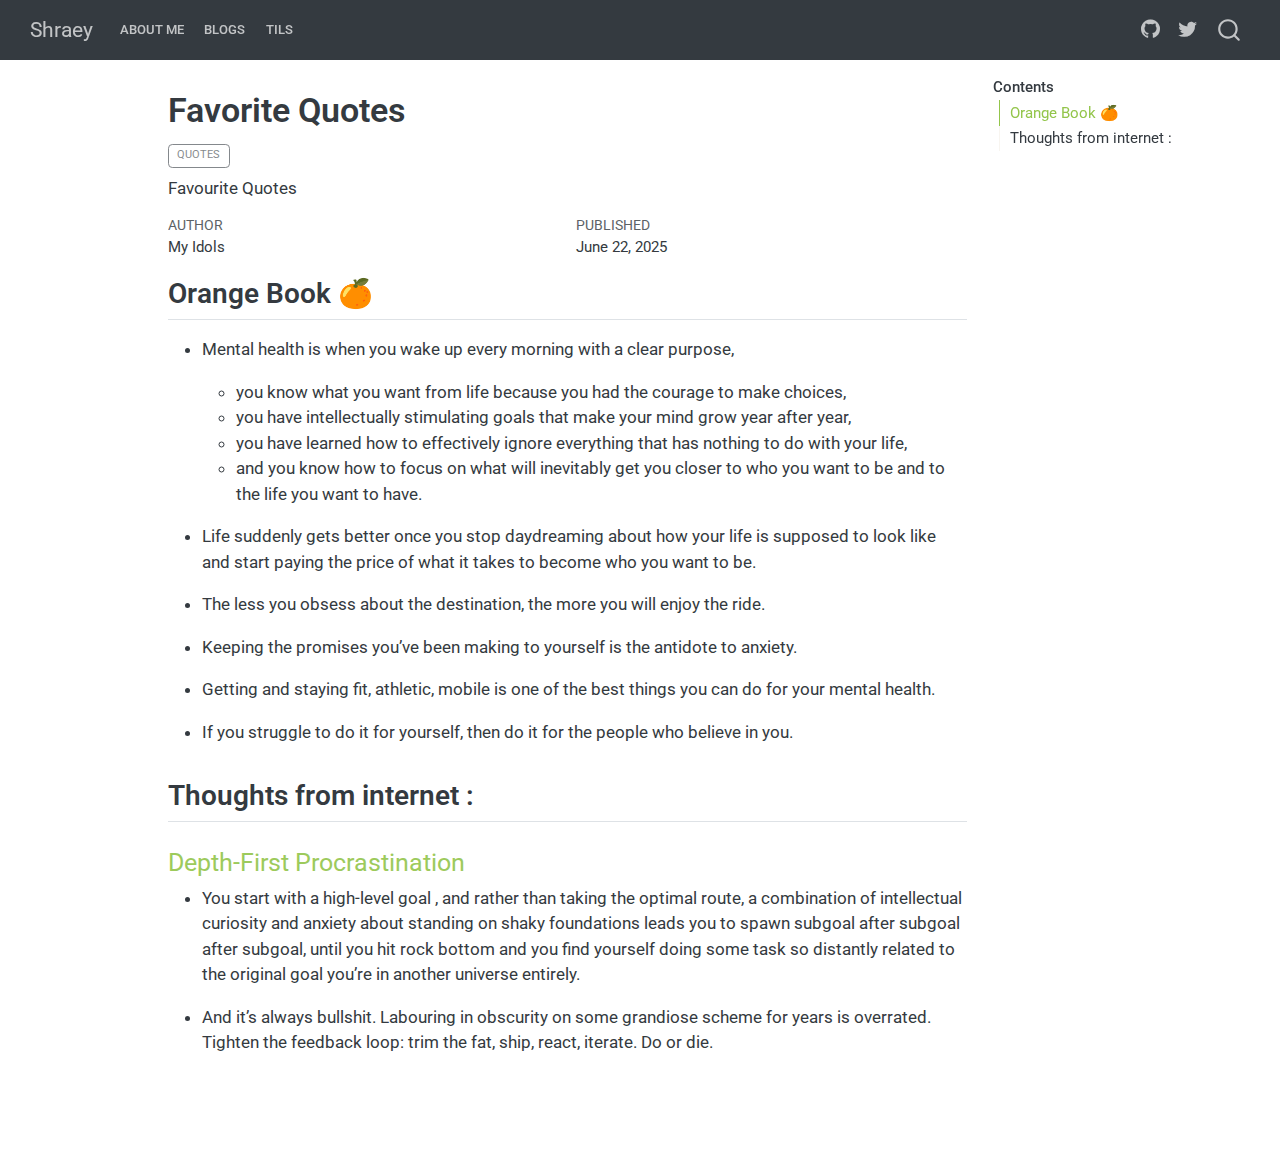
<file: docs/private/quotes/quotes.html>
<!DOCTYPE html>
<html xmlns="http://www.w3.org/1999/xhtml" lang="en" xml:lang="en"><head>

<meta charset="utf-8">
<meta name="generator" content="quarto-1.6.37">

<meta name="viewport" content="width=device-width, initial-scale=1.0, user-scalable=yes">

<meta name="author" content="My Idols">
<meta name="dcterms.date" content="2025-06-22">
<meta name="description" content="Favourite Quotes">

<title>Favorite Quotes – Shraey</title>
<style>
code{white-space: pre-wrap;}
span.smallcaps{font-variant: small-caps;}
div.columns{display: flex; gap: min(4vw, 1.5em);}
div.column{flex: auto; overflow-x: auto;}
div.hanging-indent{margin-left: 1.5em; text-indent: -1.5em;}
ul.task-list{list-style: none;}
ul.task-list li input[type="checkbox"] {
  width: 0.8em;
  margin: 0 0.8em 0.2em -1em; /* quarto-specific, see https://github.com/quarto-dev/quarto-cli/issues/4556 */ 
  vertical-align: middle;
}
</style>


<script src="../../site_libs/quarto-nav/quarto-nav.js"></script>
<script src="../../site_libs/quarto-nav/headroom.min.js"></script>
<script src="../../site_libs/clipboard/clipboard.min.js"></script>
<script src="../../site_libs/quarto-search/autocomplete.umd.js"></script>
<script src="../../site_libs/quarto-search/fuse.min.js"></script>
<script src="../../site_libs/quarto-search/quarto-search.js"></script>
<meta name="quarto:offset" content="../../">
<script src="../../site_libs/quarto-html/quarto.js"></script>
<script src="../../site_libs/quarto-html/popper.min.js"></script>
<script src="../../site_libs/quarto-html/tippy.umd.min.js"></script>
<script src="../../site_libs/quarto-html/anchor.min.js"></script>
<link href="../../site_libs/quarto-html/tippy.css" rel="stylesheet">
<link href="../../site_libs/quarto-html/quarto-syntax-highlighting-29e2c20b02301cfff04dc8050bf30c7e.css" rel="stylesheet" id="quarto-text-highlighting-styles">
<script src="../../site_libs/bootstrap/bootstrap.min.js"></script>
<link href="../../site_libs/bootstrap/bootstrap-icons.css" rel="stylesheet">
<link href="../../site_libs/bootstrap/bootstrap-3f9740e16c5aa82324e2d2774081471a.min.css" rel="stylesheet" append-hash="true" id="quarto-bootstrap" data-mode="light">
<script id="quarto-search-options" type="application/json">{
  "location": "navbar",
  "copy-button": false,
  "collapse-after": 3,
  "panel-placement": "end",
  "type": "overlay",
  "limit": 50,
  "keyboard-shortcut": [
    "f",
    "/",
    "s"
  ],
  "show-item-context": false,
  "language": {
    "search-no-results-text": "No results",
    "search-matching-documents-text": "matching documents",
    "search-copy-link-title": "Copy link to search",
    "search-hide-matches-text": "Hide additional matches",
    "search-more-match-text": "more match in this document",
    "search-more-matches-text": "more matches in this document",
    "search-clear-button-title": "Clear",
    "search-text-placeholder": "",
    "search-detached-cancel-button-title": "Cancel",
    "search-submit-button-title": "Submit",
    "search-label": "Search"
  }
}</script>


</head>

<body class="nav-fixed">

<div id="quarto-search-results"></div>
  <header id="quarto-header" class="headroom fixed-top">
    <nav class="navbar navbar-expand-lg " data-bs-theme="dark">
      <div class="navbar-container container-fluid">
      <div class="navbar-brand-container mx-auto">
    <a class="navbar-brand" href="../../index.html">
    <span class="navbar-title">Shraey</span>
    </a>
  </div>
            <div id="quarto-search" class="" title="Search"></div>
          <button class="navbar-toggler" type="button" data-bs-toggle="collapse" data-bs-target="#navbarCollapse" aria-controls="navbarCollapse" role="menu" aria-expanded="false" aria-label="Toggle navigation" onclick="if (window.quartoToggleHeadroom) { window.quartoToggleHeadroom(); }">
  <span class="navbar-toggler-icon"></span>
</button>
          <div class="collapse navbar-collapse" id="navbarCollapse">
            <ul class="navbar-nav navbar-nav-scroll me-auto">
  <li class="nav-item">
    <a class="nav-link" href="../../about.html"> 
<span class="menu-text">About Me</span></a>
  </li>  
  <li class="nav-item">
    <a class="nav-link" href="../../index.html"> 
<span class="menu-text">Blogs</span></a>
  </li>  
  <li class="nav-item">
    <a class="nav-link" href="../../tils.html"> 
<span class="menu-text">TILs</span></a>
  </li>  
</ul>
            <ul class="navbar-nav navbar-nav-scroll ms-auto">
  <li class="nav-item compact">
    <a class="nav-link" href="https://github.com/saurav2040"> <i class="bi bi-github" role="img">
</i> 
<span class="menu-text"></span></a>
  </li>  
  <li class="nav-item compact">
    <a class="nav-link" href="https://x.com/Saurav2023"> <i class="bi bi-twitter" role="img">
</i> 
<span class="menu-text"></span></a>
  </li>  
</ul>
          </div> <!-- /navcollapse -->
            <div class="quarto-navbar-tools">
</div>
      </div> <!-- /container-fluid -->
    </nav>
</header>
<!-- content -->
<div id="quarto-content" class="quarto-container page-columns page-rows-contents page-layout-article page-navbar">
<!-- sidebar -->
<!-- margin-sidebar -->
    <div id="quarto-margin-sidebar" class="sidebar margin-sidebar">
        <nav id="TOC" role="doc-toc" class="toc-active">
    <h2 id="toc-title">Contents</h2>
   
  <ul>
  <li><a href="#orange-book" id="toc-orange-book" class="nav-link active" data-scroll-target="#orange-book">Orange Book 🍊</a></li>
  <li><a href="#thoughts-from-internet" id="toc-thoughts-from-internet" class="nav-link" data-scroll-target="#thoughts-from-internet">Thoughts from internet :</a>
  <ul class="collapse">
  <li><a href="#depth-first-procrastination" id="toc-depth-first-procrastination" class="nav-link" data-scroll-target="#depth-first-procrastination">Depth-First Procrastination</a></li>
  </ul></li>
  </ul>
</nav>
    </div>
<!-- main -->
<main class="content" id="quarto-document-content">

<header id="title-block-header" class="quarto-title-block default">
<div class="quarto-title">
<h1 class="title">Favorite Quotes</h1>
  <div class="quarto-categories">
    <div class="quarto-category">quotes</div>
  </div>
  </div>

<div>
  <div class="description">
    Favourite Quotes
  </div>
</div>


<div class="quarto-title-meta">

    <div>
    <div class="quarto-title-meta-heading">Author</div>
    <div class="quarto-title-meta-contents">
             <p>My Idols </p>
          </div>
  </div>
    
    <div>
    <div class="quarto-title-meta-heading">Published</div>
    <div class="quarto-title-meta-contents">
      <p class="date">June 22, 2025</p>
    </div>
  </div>
  
    
  </div>
  


</header>


<section id="orange-book" class="level2">
<h2 class="anchored" data-anchor-id="orange-book">Orange Book 🍊</h2>
<ul>
<li><p>Mental health is when you wake up every morning with a clear purpose,</p>
<ul>
<li>you know what you want from life because you had the courage to make choices,</li>
<li>you have intellectually stimulating goals that make your mind grow year after year,</li>
<li>you have learned how to effectively ignore everything that has nothing to do with your life,</li>
<li>and you know how to focus on what will inevitably get you closer to who you want to be and to the life you want to have.</li>
</ul></li>
<li><p>Life suddenly gets better once you stop daydreaming about how your life is supposed to look like and start paying the price of what it takes to become who you want to be.</p></li>
<li><p>The less you obsess about the destination, the more you will enjoy the ride.</p></li>
<li><p>Keeping the promises you’ve been making to yourself is the antidote to anxiety.</p></li>
<li><p>Getting and staying fit, athletic, mobile is one of the best things you can do for your mental health.</p></li>
<li><p>If you struggle to do it for yourself, then do it for the people who believe in you.</p></li>
</ul>
</section>
<section id="thoughts-from-internet" class="level2">
<h2 class="anchored" data-anchor-id="thoughts-from-internet">Thoughts from internet :</h2>
<section id="depth-first-procrastination" class="level3">
<h3 class="anchored" data-anchor-id="depth-first-procrastination"><a href="https://borretti.me/article/depth-first-procrastination">Depth-First Procrastination</a></h3>
<ul>
<li><p>You start with a high-level goal , and rather than taking the optimal route, a combination of intellectual curiosity and anxiety about standing on shaky foundations leads you to spawn subgoal after subgoal after subgoal, until you hit rock bottom and you find yourself doing some task so distantly related to the original goal you’re in another universe entirely.</p></li>
<li><p>And it’s always bullshit. Labouring in obscurity on some grandiose scheme for years is overrated. Tighten the feedback loop: trim the fat, ship, react, iterate. Do or die.</p></li>
</ul>


</section>
</section>

</main> <!-- /main -->
<script id="quarto-html-after-body" type="application/javascript">
window.document.addEventListener("DOMContentLoaded", function (event) {
  const toggleBodyColorMode = (bsSheetEl) => {
    const mode = bsSheetEl.getAttribute("data-mode");
    const bodyEl = window.document.querySelector("body");
    if (mode === "dark") {
      bodyEl.classList.add("quarto-dark");
      bodyEl.classList.remove("quarto-light");
    } else {
      bodyEl.classList.add("quarto-light");
      bodyEl.classList.remove("quarto-dark");
    }
  }
  const toggleBodyColorPrimary = () => {
    const bsSheetEl = window.document.querySelector("link#quarto-bootstrap");
    if (bsSheetEl) {
      toggleBodyColorMode(bsSheetEl);
    }
  }
  toggleBodyColorPrimary();  
  const icon = "";
  const anchorJS = new window.AnchorJS();
  anchorJS.options = {
    placement: 'right',
    icon: icon
  };
  anchorJS.add('.anchored');
  const isCodeAnnotation = (el) => {
    for (const clz of el.classList) {
      if (clz.startsWith('code-annotation-')) {                     
        return true;
      }
    }
    return false;
  }
  const onCopySuccess = function(e) {
    // button target
    const button = e.trigger;
    // don't keep focus
    button.blur();
    // flash "checked"
    button.classList.add('code-copy-button-checked');
    var currentTitle = button.getAttribute("title");
    button.setAttribute("title", "Copied!");
    let tooltip;
    if (window.bootstrap) {
      button.setAttribute("data-bs-toggle", "tooltip");
      button.setAttribute("data-bs-placement", "left");
      button.setAttribute("data-bs-title", "Copied!");
      tooltip = new bootstrap.Tooltip(button, 
        { trigger: "manual", 
          customClass: "code-copy-button-tooltip",
          offset: [0, -8]});
      tooltip.show();    
    }
    setTimeout(function() {
      if (tooltip) {
        tooltip.hide();
        button.removeAttribute("data-bs-title");
        button.removeAttribute("data-bs-toggle");
        button.removeAttribute("data-bs-placement");
      }
      button.setAttribute("title", currentTitle);
      button.classList.remove('code-copy-button-checked');
    }, 1000);
    // clear code selection
    e.clearSelection();
  }
  const getTextToCopy = function(trigger) {
      const codeEl = trigger.previousElementSibling.cloneNode(true);
      for (const childEl of codeEl.children) {
        if (isCodeAnnotation(childEl)) {
          childEl.remove();
        }
      }
      return codeEl.innerText;
  }
  const clipboard = new window.ClipboardJS('.code-copy-button:not([data-in-quarto-modal])', {
    text: getTextToCopy
  });
  clipboard.on('success', onCopySuccess);
  if (window.document.getElementById('quarto-embedded-source-code-modal')) {
    const clipboardModal = new window.ClipboardJS('.code-copy-button[data-in-quarto-modal]', {
      text: getTextToCopy,
      container: window.document.getElementById('quarto-embedded-source-code-modal')
    });
    clipboardModal.on('success', onCopySuccess);
  }
    var localhostRegex = new RegExp(/^(?:http|https):\/\/localhost\:?[0-9]*\//);
    var mailtoRegex = new RegExp(/^mailto:/);
      var filterRegex = new RegExp('/' + window.location.host + '/');
    var isInternal = (href) => {
        return filterRegex.test(href) || localhostRegex.test(href) || mailtoRegex.test(href);
    }
    // Inspect non-navigation links and adorn them if external
 	var links = window.document.querySelectorAll('a[href]:not(.nav-link):not(.navbar-brand):not(.toc-action):not(.sidebar-link):not(.sidebar-item-toggle):not(.pagination-link):not(.no-external):not([aria-hidden]):not(.dropdown-item):not(.quarto-navigation-tool):not(.about-link)');
    for (var i=0; i<links.length; i++) {
      const link = links[i];
      if (!isInternal(link.href)) {
        // undo the damage that might have been done by quarto-nav.js in the case of
        // links that we want to consider external
        if (link.dataset.originalHref !== undefined) {
          link.href = link.dataset.originalHref;
        }
      }
    }
  function tippyHover(el, contentFn, onTriggerFn, onUntriggerFn) {
    const config = {
      allowHTML: true,
      maxWidth: 500,
      delay: 100,
      arrow: false,
      appendTo: function(el) {
          return el.parentElement;
      },
      interactive: true,
      interactiveBorder: 10,
      theme: 'quarto',
      placement: 'bottom-start',
    };
    if (contentFn) {
      config.content = contentFn;
    }
    if (onTriggerFn) {
      config.onTrigger = onTriggerFn;
    }
    if (onUntriggerFn) {
      config.onUntrigger = onUntriggerFn;
    }
    window.tippy(el, config); 
  }
  const noterefs = window.document.querySelectorAll('a[role="doc-noteref"]');
  for (var i=0; i<noterefs.length; i++) {
    const ref = noterefs[i];
    tippyHover(ref, function() {
      // use id or data attribute instead here
      let href = ref.getAttribute('data-footnote-href') || ref.getAttribute('href');
      try { href = new URL(href).hash; } catch {}
      const id = href.replace(/^#\/?/, "");
      const note = window.document.getElementById(id);
      if (note) {
        return note.innerHTML;
      } else {
        return "";
      }
    });
  }
  const xrefs = window.document.querySelectorAll('a.quarto-xref');
  const processXRef = (id, note) => {
    // Strip column container classes
    const stripColumnClz = (el) => {
      el.classList.remove("page-full", "page-columns");
      if (el.children) {
        for (const child of el.children) {
          stripColumnClz(child);
        }
      }
    }
    stripColumnClz(note)
    if (id === null || id.startsWith('sec-')) {
      // Special case sections, only their first couple elements
      const container = document.createElement("div");
      if (note.children && note.children.length > 2) {
        container.appendChild(note.children[0].cloneNode(true));
        for (let i = 1; i < note.children.length; i++) {
          const child = note.children[i];
          if (child.tagName === "P" && child.innerText === "") {
            continue;
          } else {
            container.appendChild(child.cloneNode(true));
            break;
          }
        }
        if (window.Quarto?.typesetMath) {
          window.Quarto.typesetMath(container);
        }
        return container.innerHTML
      } else {
        if (window.Quarto?.typesetMath) {
          window.Quarto.typesetMath(note);
        }
        return note.innerHTML;
      }
    } else {
      // Remove any anchor links if they are present
      const anchorLink = note.querySelector('a.anchorjs-link');
      if (anchorLink) {
        anchorLink.remove();
      }
      if (window.Quarto?.typesetMath) {
        window.Quarto.typesetMath(note);
      }
      if (note.classList.contains("callout")) {
        return note.outerHTML;
      } else {
        return note.innerHTML;
      }
    }
  }
  for (var i=0; i<xrefs.length; i++) {
    const xref = xrefs[i];
    tippyHover(xref, undefined, function(instance) {
      instance.disable();
      let url = xref.getAttribute('href');
      let hash = undefined; 
      if (url.startsWith('#')) {
        hash = url;
      } else {
        try { hash = new URL(url).hash; } catch {}
      }
      if (hash) {
        const id = hash.replace(/^#\/?/, "");
        const note = window.document.getElementById(id);
        if (note !== null) {
          try {
            const html = processXRef(id, note.cloneNode(true));
            instance.setContent(html);
          } finally {
            instance.enable();
            instance.show();
          }
        } else {
          // See if we can fetch this
          fetch(url.split('#')[0])
          .then(res => res.text())
          .then(html => {
            const parser = new DOMParser();
            const htmlDoc = parser.parseFromString(html, "text/html");
            const note = htmlDoc.getElementById(id);
            if (note !== null) {
              const html = processXRef(id, note);
              instance.setContent(html);
            } 
          }).finally(() => {
            instance.enable();
            instance.show();
          });
        }
      } else {
        // See if we can fetch a full url (with no hash to target)
        // This is a special case and we should probably do some content thinning / targeting
        fetch(url)
        .then(res => res.text())
        .then(html => {
          const parser = new DOMParser();
          const htmlDoc = parser.parseFromString(html, "text/html");
          const note = htmlDoc.querySelector('main.content');
          if (note !== null) {
            // This should only happen for chapter cross references
            // (since there is no id in the URL)
            // remove the first header
            if (note.children.length > 0 && note.children[0].tagName === "HEADER") {
              note.children[0].remove();
            }
            const html = processXRef(null, note);
            instance.setContent(html);
          } 
        }).finally(() => {
          instance.enable();
          instance.show();
        });
      }
    }, function(instance) {
    });
  }
      let selectedAnnoteEl;
      const selectorForAnnotation = ( cell, annotation) => {
        let cellAttr = 'data-code-cell="' + cell + '"';
        let lineAttr = 'data-code-annotation="' +  annotation + '"';
        const selector = 'span[' + cellAttr + '][' + lineAttr + ']';
        return selector;
      }
      const selectCodeLines = (annoteEl) => {
        const doc = window.document;
        const targetCell = annoteEl.getAttribute("data-target-cell");
        const targetAnnotation = annoteEl.getAttribute("data-target-annotation");
        const annoteSpan = window.document.querySelector(selectorForAnnotation(targetCell, targetAnnotation));
        const lines = annoteSpan.getAttribute("data-code-lines").split(",");
        const lineIds = lines.map((line) => {
          return targetCell + "-" + line;
        })
        let top = null;
        let height = null;
        let parent = null;
        if (lineIds.length > 0) {
            //compute the position of the single el (top and bottom and make a div)
            const el = window.document.getElementById(lineIds[0]);
            top = el.offsetTop;
            height = el.offsetHeight;
            parent = el.parentElement.parentElement;
          if (lineIds.length > 1) {
            const lastEl = window.document.getElementById(lineIds[lineIds.length - 1]);
            const bottom = lastEl.offsetTop + lastEl.offsetHeight;
            height = bottom - top;
          }
          if (top !== null && height !== null && parent !== null) {
            // cook up a div (if necessary) and position it 
            let div = window.document.getElementById("code-annotation-line-highlight");
            if (div === null) {
              div = window.document.createElement("div");
              div.setAttribute("id", "code-annotation-line-highlight");
              div.style.position = 'absolute';
              parent.appendChild(div);
            }
            div.style.top = top - 2 + "px";
            div.style.height = height + 4 + "px";
            div.style.left = 0;
            let gutterDiv = window.document.getElementById("code-annotation-line-highlight-gutter");
            if (gutterDiv === null) {
              gutterDiv = window.document.createElement("div");
              gutterDiv.setAttribute("id", "code-annotation-line-highlight-gutter");
              gutterDiv.style.position = 'absolute';
              const codeCell = window.document.getElementById(targetCell);
              const gutter = codeCell.querySelector('.code-annotation-gutter');
              gutter.appendChild(gutterDiv);
            }
            gutterDiv.style.top = top - 2 + "px";
            gutterDiv.style.height = height + 4 + "px";
          }
          selectedAnnoteEl = annoteEl;
        }
      };
      const unselectCodeLines = () => {
        const elementsIds = ["code-annotation-line-highlight", "code-annotation-line-highlight-gutter"];
        elementsIds.forEach((elId) => {
          const div = window.document.getElementById(elId);
          if (div) {
            div.remove();
          }
        });
        selectedAnnoteEl = undefined;
      };
        // Handle positioning of the toggle
    window.addEventListener(
      "resize",
      throttle(() => {
        elRect = undefined;
        if (selectedAnnoteEl) {
          selectCodeLines(selectedAnnoteEl);
        }
      }, 10)
    );
    function throttle(fn, ms) {
    let throttle = false;
    let timer;
      return (...args) => {
        if(!throttle) { // first call gets through
            fn.apply(this, args);
            throttle = true;
        } else { // all the others get throttled
            if(timer) clearTimeout(timer); // cancel #2
            timer = setTimeout(() => {
              fn.apply(this, args);
              timer = throttle = false;
            }, ms);
        }
      };
    }
      // Attach click handler to the DT
      const annoteDls = window.document.querySelectorAll('dt[data-target-cell]');
      for (const annoteDlNode of annoteDls) {
        annoteDlNode.addEventListener('click', (event) => {
          const clickedEl = event.target;
          if (clickedEl !== selectedAnnoteEl) {
            unselectCodeLines();
            const activeEl = window.document.querySelector('dt[data-target-cell].code-annotation-active');
            if (activeEl) {
              activeEl.classList.remove('code-annotation-active');
            }
            selectCodeLines(clickedEl);
            clickedEl.classList.add('code-annotation-active');
          } else {
            // Unselect the line
            unselectCodeLines();
            clickedEl.classList.remove('code-annotation-active');
          }
        });
      }
  const findCites = (el) => {
    const parentEl = el.parentElement;
    if (parentEl) {
      const cites = parentEl.dataset.cites;
      if (cites) {
        return {
          el,
          cites: cites.split(' ')
        };
      } else {
        return findCites(el.parentElement)
      }
    } else {
      return undefined;
    }
  };
  var bibliorefs = window.document.querySelectorAll('a[role="doc-biblioref"]');
  for (var i=0; i<bibliorefs.length; i++) {
    const ref = bibliorefs[i];
    const citeInfo = findCites(ref);
    if (citeInfo) {
      tippyHover(citeInfo.el, function() {
        var popup = window.document.createElement('div');
        citeInfo.cites.forEach(function(cite) {
          var citeDiv = window.document.createElement('div');
          citeDiv.classList.add('hanging-indent');
          citeDiv.classList.add('csl-entry');
          var biblioDiv = window.document.getElementById('ref-' + cite);
          if (biblioDiv) {
            citeDiv.innerHTML = biblioDiv.innerHTML;
          }
          popup.appendChild(citeDiv);
        });
        return popup.innerHTML;
      });
    }
  }
});
</script>
</div> <!-- /content -->




</body></html>
</file>
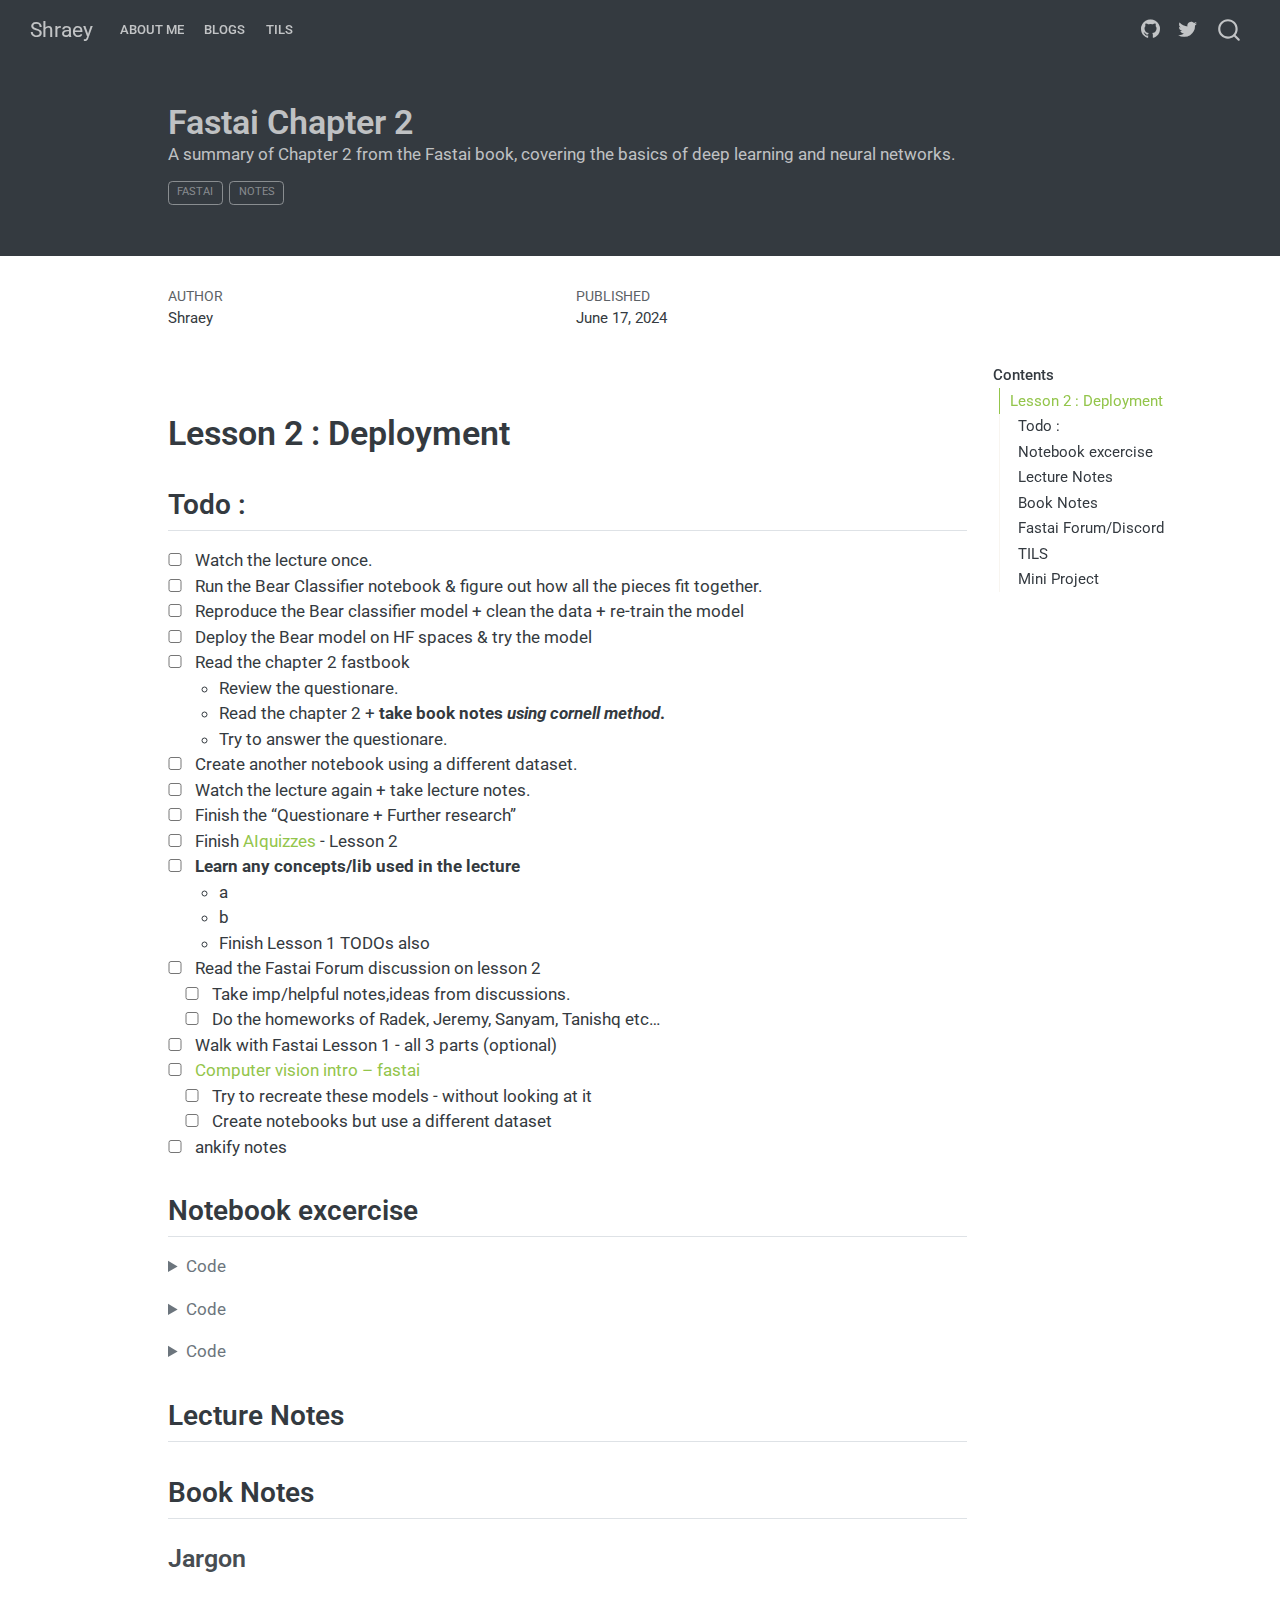
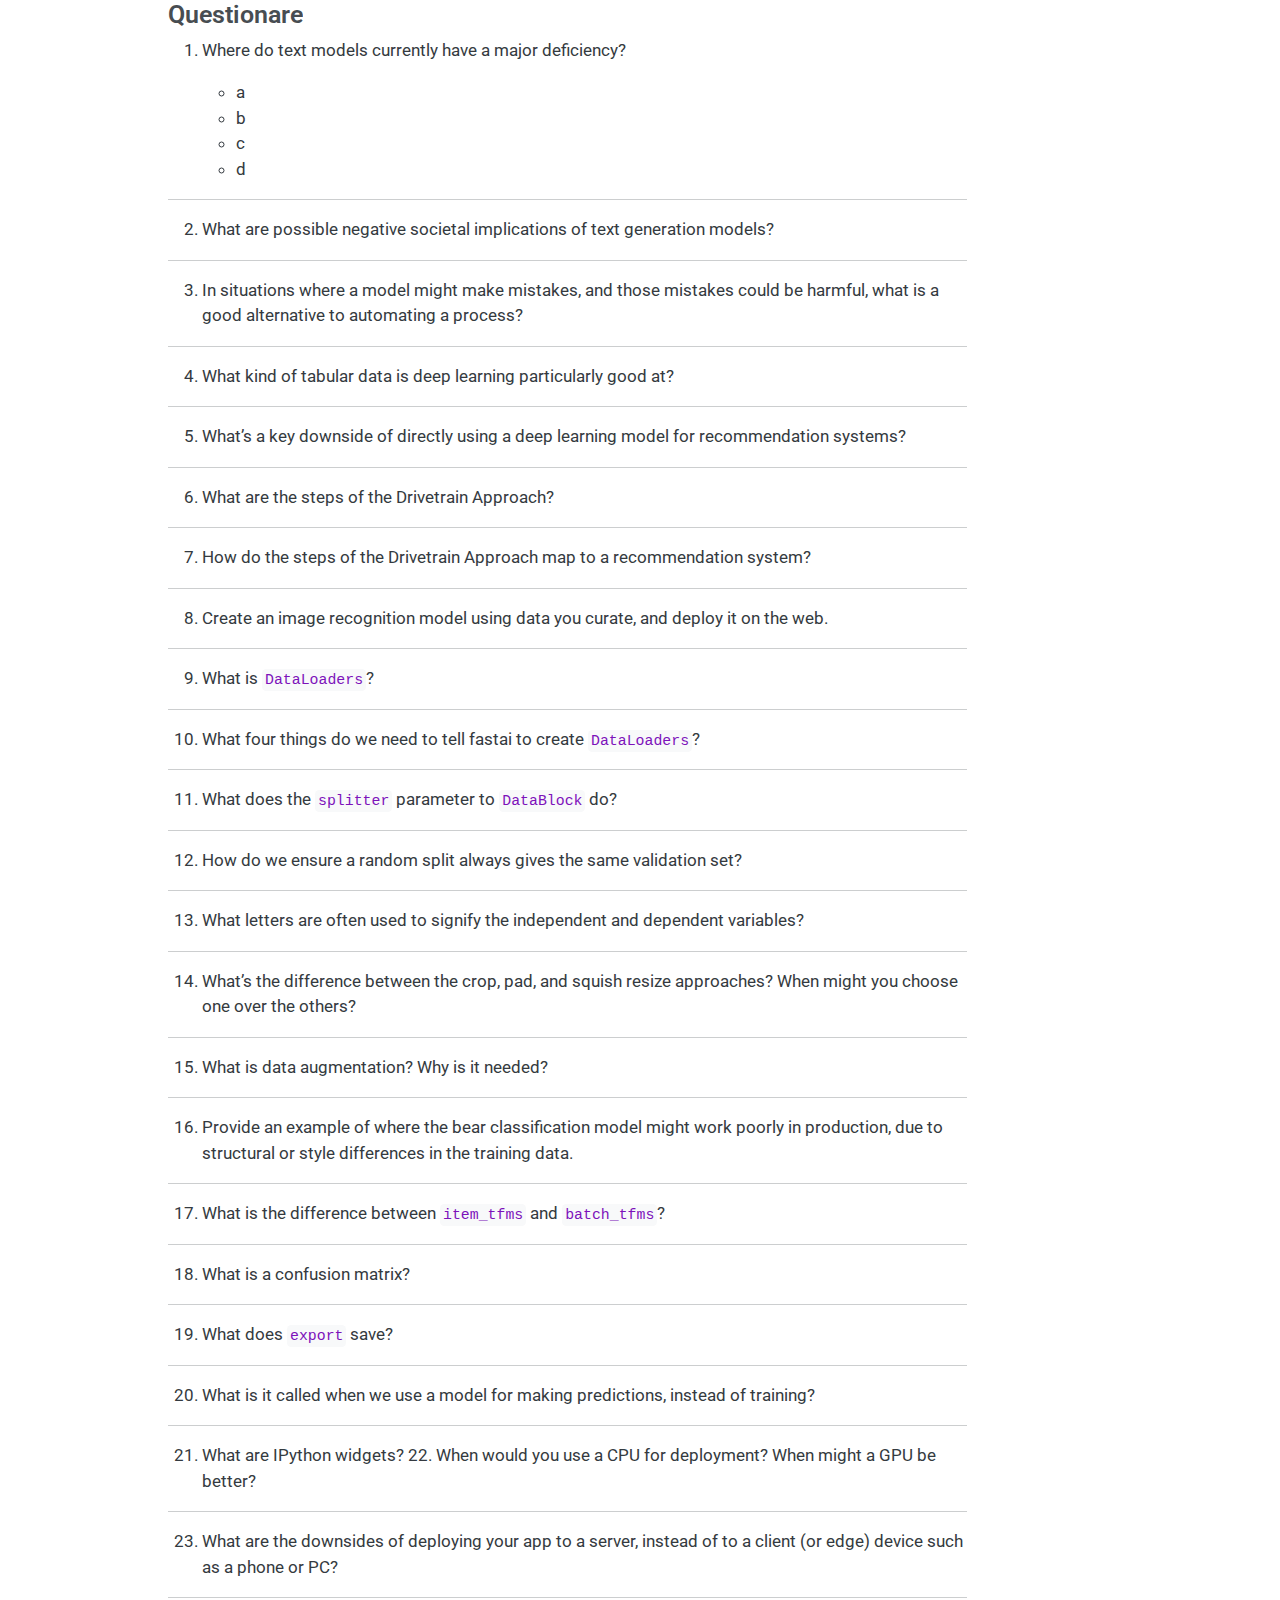
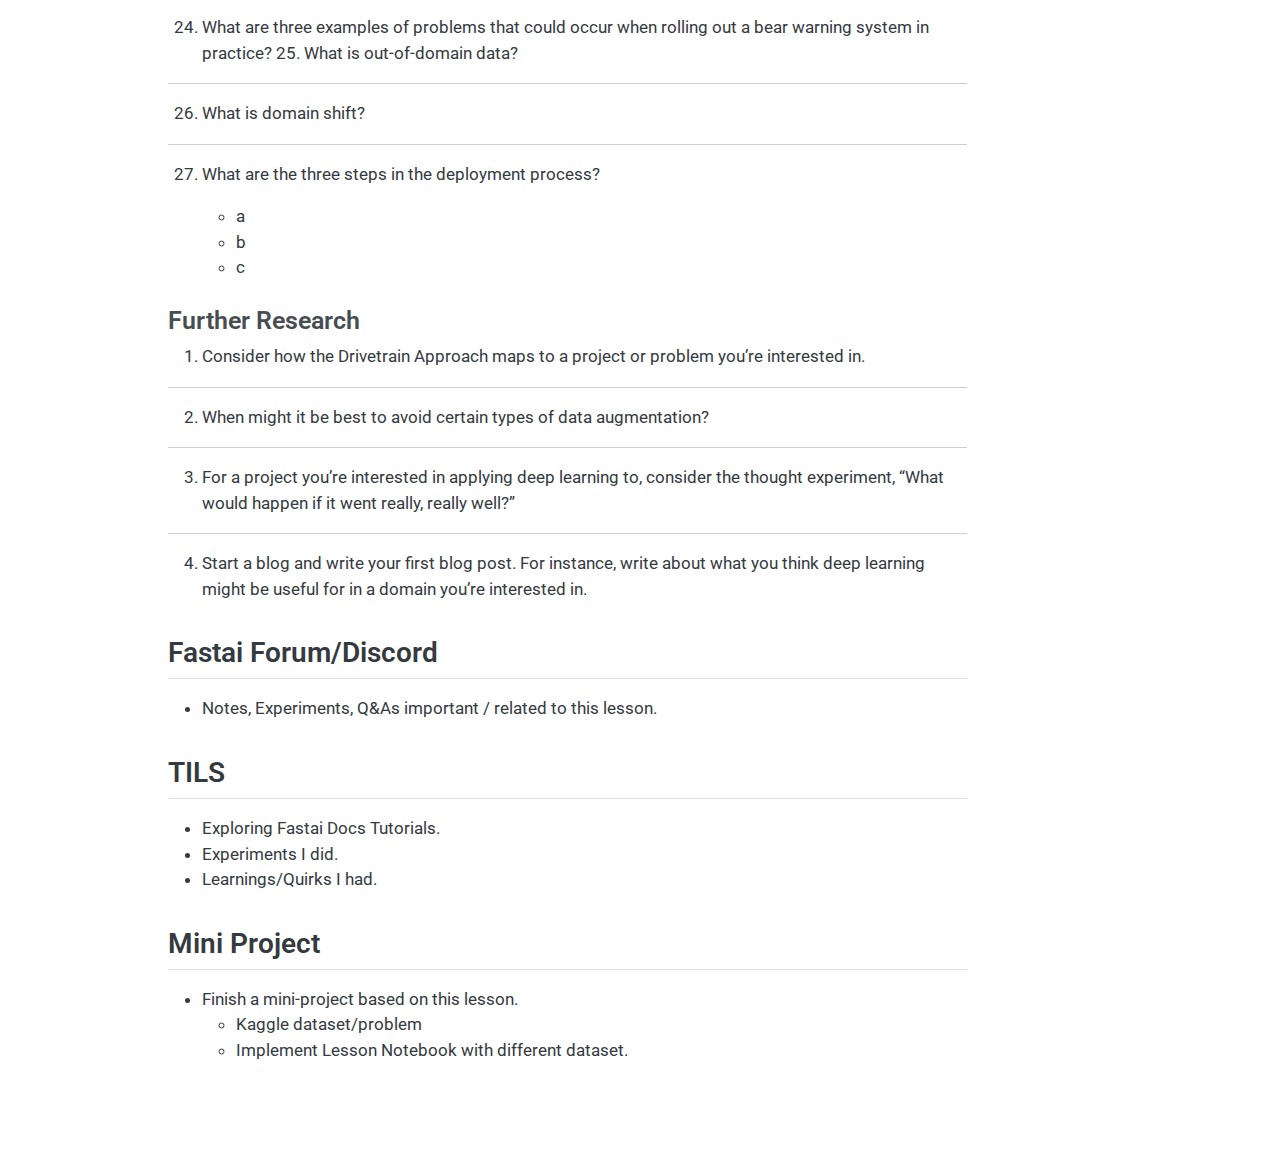
<file: docs/tils/fastai_ch2/ch2.html>
<!DOCTYPE html>
<html xmlns="http://www.w3.org/1999/xhtml" lang="en" xml:lang="en"><head>

<meta charset="utf-8">
<meta name="generator" content="quarto-1.6.37">

<meta name="viewport" content="width=device-width, initial-scale=1.0, user-scalable=yes">

<meta name="author" content="Shraey">
<meta name="dcterms.date" content="2024-06-17">
<meta name="description" content="A summary of Chapter 2 from the Fastai book, covering the basics of deep learning and neural networks.">

<title>Fastai Chapter 2 – Shraey</title>
<style>
code{white-space: pre-wrap;}
span.smallcaps{font-variant: small-caps;}
div.columns{display: flex; gap: min(4vw, 1.5em);}
div.column{flex: auto; overflow-x: auto;}
div.hanging-indent{margin-left: 1.5em; text-indent: -1.5em;}
ul.task-list{list-style: none;}
ul.task-list li input[type="checkbox"] {
  width: 0.8em;
  margin: 0 0.8em 0.2em -1em; /* quarto-specific, see https://github.com/quarto-dev/quarto-cli/issues/4556 */ 
  vertical-align: middle;
}
/* CSS for syntax highlighting */
pre > code.sourceCode { white-space: pre; position: relative; }
pre > code.sourceCode > span { line-height: 1.25; }
pre > code.sourceCode > span:empty { height: 1.2em; }
.sourceCode { overflow: visible; }
code.sourceCode > span { color: inherit; text-decoration: inherit; }
div.sourceCode { margin: 1em 0; }
pre.sourceCode { margin: 0; }
@media screen {
div.sourceCode { overflow: auto; }
}
@media print {
pre > code.sourceCode { white-space: pre-wrap; }
pre > code.sourceCode > span { display: inline-block; text-indent: -5em; padding-left: 5em; }
}
pre.numberSource code
  { counter-reset: source-line 0; }
pre.numberSource code > span
  { position: relative; left: -4em; counter-increment: source-line; }
pre.numberSource code > span > a:first-child::before
  { content: counter(source-line);
    position: relative; left: -1em; text-align: right; vertical-align: baseline;
    border: none; display: inline-block;
    -webkit-touch-callout: none; -webkit-user-select: none;
    -khtml-user-select: none; -moz-user-select: none;
    -ms-user-select: none; user-select: none;
    padding: 0 4px; width: 4em;
  }
pre.numberSource { margin-left: 3em;  padding-left: 4px; }
div.sourceCode
  {   }
@media screen {
pre > code.sourceCode > span > a:first-child::before { text-decoration: underline; }
}
</style>


<script src="../../site_libs/quarto-nav/quarto-nav.js"></script>
<script src="../../site_libs/quarto-nav/headroom.min.js"></script>
<script src="../../site_libs/clipboard/clipboard.min.js"></script>
<script src="../../site_libs/quarto-search/autocomplete.umd.js"></script>
<script src="../../site_libs/quarto-search/fuse.min.js"></script>
<script src="../../site_libs/quarto-search/quarto-search.js"></script>
<meta name="quarto:offset" content="../../">
<script src="../../site_libs/quarto-html/quarto.js"></script>
<script src="../../site_libs/quarto-html/popper.min.js"></script>
<script src="../../site_libs/quarto-html/tippy.umd.min.js"></script>
<script src="../../site_libs/quarto-html/anchor.min.js"></script>
<link href="../../site_libs/quarto-html/tippy.css" rel="stylesheet">
<link href="../../site_libs/quarto-html/quarto-syntax-highlighting-29e2c20b02301cfff04dc8050bf30c7e.css" rel="stylesheet" id="quarto-text-highlighting-styles">
<script src="../../site_libs/bootstrap/bootstrap.min.js"></script>
<link href="../../site_libs/bootstrap/bootstrap-icons.css" rel="stylesheet">
<link href="../../site_libs/bootstrap/bootstrap-3f9740e16c5aa82324e2d2774081471a.min.css" rel="stylesheet" append-hash="true" id="quarto-bootstrap" data-mode="light">
<script id="quarto-search-options" type="application/json">{
  "location": "navbar",
  "copy-button": false,
  "collapse-after": 3,
  "panel-placement": "end",
  "type": "overlay",
  "limit": 50,
  "keyboard-shortcut": [
    "f",
    "/",
    "s"
  ],
  "show-item-context": false,
  "language": {
    "search-no-results-text": "No results",
    "search-matching-documents-text": "matching documents",
    "search-copy-link-title": "Copy link to search",
    "search-hide-matches-text": "Hide additional matches",
    "search-more-match-text": "more match in this document",
    "search-more-matches-text": "more matches in this document",
    "search-clear-button-title": "Clear",
    "search-text-placeholder": "",
    "search-detached-cancel-button-title": "Cancel",
    "search-submit-button-title": "Submit",
    "search-label": "Search"
  }
}</script>


</head>

<body class="nav-fixed">

<div id="quarto-search-results"></div>
  <header id="quarto-header" class="headroom fixed-top quarto-banner">
    <nav class="navbar navbar-expand-lg " data-bs-theme="dark">
      <div class="navbar-container container-fluid">
      <div class="navbar-brand-container mx-auto">
    <a class="navbar-brand" href="../../index.html">
    <span class="navbar-title">Shraey</span>
    </a>
  </div>
            <div id="quarto-search" class="" title="Search"></div>
          <button class="navbar-toggler" type="button" data-bs-toggle="collapse" data-bs-target="#navbarCollapse" aria-controls="navbarCollapse" role="menu" aria-expanded="false" aria-label="Toggle navigation" onclick="if (window.quartoToggleHeadroom) { window.quartoToggleHeadroom(); }">
  <span class="navbar-toggler-icon"></span>
</button>
          <div class="collapse navbar-collapse" id="navbarCollapse">
            <ul class="navbar-nav navbar-nav-scroll me-auto">
  <li class="nav-item">
    <a class="nav-link" href="../../about.html"> 
<span class="menu-text">About Me</span></a>
  </li>  
  <li class="nav-item">
    <a class="nav-link" href="../../index.html"> 
<span class="menu-text">Blogs</span></a>
  </li>  
  <li class="nav-item">
    <a class="nav-link" href="../../tils.html"> 
<span class="menu-text">TILs</span></a>
  </li>  
</ul>
            <ul class="navbar-nav navbar-nav-scroll ms-auto">
  <li class="nav-item compact">
    <a class="nav-link" href="https://github.com/saurav2040"> <i class="bi bi-github" role="img">
</i> 
<span class="menu-text"></span></a>
  </li>  
  <li class="nav-item compact">
    <a class="nav-link" href="https://x.com/Saurav2023"> <i class="bi bi-twitter" role="img">
</i> 
<span class="menu-text"></span></a>
  </li>  
</ul>
          </div> <!-- /navcollapse -->
            <div class="quarto-navbar-tools">
</div>
      </div> <!-- /container-fluid -->
    </nav>
</header>
<!-- content -->
<header id="title-block-header" class="quarto-title-block default page-columns page-full">
  <div class="quarto-title-banner page-columns page-full">
    <div class="quarto-title column-body">
      <h1 class="title">Fastai Chapter 2</h1>
                  <div>
        <div class="description">
          A summary of Chapter 2 from the Fastai book, covering the basics of deep learning and neural networks.
        </div>
      </div>
                          <div class="quarto-categories">
                <div class="quarto-category">Fastai</div>
                <div class="quarto-category">notes</div>
              </div>
                  </div>
  </div>
    
  
  <div class="quarto-title-meta">

      <div>
      <div class="quarto-title-meta-heading">Author</div>
      <div class="quarto-title-meta-contents">
               <p>Shraey </p>
            </div>
    </div>
      
      <div>
      <div class="quarto-title-meta-heading">Published</div>
      <div class="quarto-title-meta-contents">
        <p class="date">June 17, 2024</p>
      </div>
    </div>
    
      
    </div>
    
  
  </header><div id="quarto-content" class="quarto-container page-columns page-rows-contents page-layout-article page-navbar">
<!-- sidebar -->
<!-- margin-sidebar -->
    <div id="quarto-margin-sidebar" class="sidebar margin-sidebar">
        <nav id="TOC" role="doc-toc" class="toc-active">
    <h2 id="toc-title">Contents</h2>
   
  <ul>
  <li><a href="#lesson-2-deployment" id="toc-lesson-2-deployment" class="nav-link active" data-scroll-target="#lesson-2-deployment">Lesson 2 : Deployment</a>
  <ul class="collapse">
  <li><a href="#todo" id="toc-todo" class="nav-link" data-scroll-target="#todo">Todo :</a></li>
  <li><a href="#notebook-excercise" id="toc-notebook-excercise" class="nav-link" data-scroll-target="#notebook-excercise">Notebook excercise</a></li>
  <li><a href="#lecture-notes" id="toc-lecture-notes" class="nav-link" data-scroll-target="#lecture-notes">Lecture Notes</a></li>
  <li><a href="#book-notes" id="toc-book-notes" class="nav-link" data-scroll-target="#book-notes">Book Notes</a>
  <ul class="collapse">
  <li><a href="#jargon" id="toc-jargon" class="nav-link" data-scroll-target="#jargon">Jargon</a></li>
  <li><a href="#questionare" id="toc-questionare" class="nav-link" data-scroll-target="#questionare">Questionare</a></li>
  <li><a href="#further-research" id="toc-further-research" class="nav-link" data-scroll-target="#further-research">Further Research</a></li>
  </ul></li>
  <li><a href="#fastai-forumdiscord" id="toc-fastai-forumdiscord" class="nav-link" data-scroll-target="#fastai-forumdiscord">Fastai Forum/Discord</a></li>
  <li><a href="#tils" id="toc-tils" class="nav-link" data-scroll-target="#tils">TILS</a></li>
  <li><a href="#mini-project" id="toc-mini-project" class="nav-link" data-scroll-target="#mini-project">Mini Project</a></li>
  </ul></li>
  </ul>
</nav>
    </div>
<!-- main -->
<main class="content quarto-banner-title-block" id="quarto-document-content">





<section id="lesson-2-deployment" class="level1">
<h1>Lesson 2 : Deployment</h1>
<section id="todo" class="level2">
<h2 class="anchored" data-anchor-id="todo">Todo :</h2>
<ul class="task-list">
<li><label><input type="checkbox">Watch the lecture once.</label></li>
<li><label><input type="checkbox">Run the Bear Classifier notebook &amp; figure out how all the pieces fit together.</label></li>
<li><label><input type="checkbox">Reproduce the Bear classifier model + clean the data + re-train the model</label></li>
<li><label><input type="checkbox">Deploy the Bear model on HF spaces &amp; try the model</label></li>
<li><label><input type="checkbox">Read the chapter 2 fastbook</label>
<ul>
<li>Review the questionare.</li>
<li>Read the chapter 2 + <strong>take book notes <em>using cornell method</em>.</strong></li>
<li>Try to answer the questionare.</li>
</ul></li>
<li><label><input type="checkbox">Create another notebook using a different dataset.</label></li>
<li><label><input type="checkbox">Watch the lecture again + take lecture notes.</label></li>
<li><label><input type="checkbox">Finish the “Questionare + Further research”</label></li>
<li><label><input type="checkbox">Finish <a href="https://aiquizzes.com/knowledgebase">AIquizzes</a> - Lesson 2</label></li>
<li><label><input type="checkbox"><strong>Learn any concepts/lib used in the lecture</strong></label>
<ul>
<li>a</li>
<li>b</li>
<li>Finish Lesson 1 TODOs also</li>
</ul></li>
<li><label><input type="checkbox">Read the Fastai Forum discussion on lesson 2</label>
<ul class="task-list">
<li><label><input type="checkbox">Take imp/helpful notes,ideas from discussions.</label></li>
<li><label><input type="checkbox">Do the homeworks of Radek, Jeremy, Sanyam, Tanishq etc…</label></li>
</ul></li>
<li><label><input type="checkbox">Walk with Fastai Lesson 1 - all 3 parts (optional)</label></li>
<li><label><input type="checkbox"><a href="https://docs.fast.ai/tutorial.vision.html#classifying-breeds">Computer vision intro – fastai</a></label>
<ul class="task-list">
<li><label><input type="checkbox">Try to recreate these models - without looking at it</label></li>
<li><label><input type="checkbox">Create notebooks but use a different dataset</label></li>
</ul></li>
<li><label><input type="checkbox">ankify notes</label></li>
</ul>
</section>
<section id="notebook-excercise" class="level2">
<h2 class="anchored" data-anchor-id="notebook-excercise">Notebook excercise</h2>
<div id="4f517321" class="cell" data-execution_count="1">
<details class="code-fold">
<summary>Code</summary>
<div class="sourceCode cell-code" id="cb1"><pre class="sourceCode python code-with-copy"><code class="sourceCode python"><span id="cb1-1"><a href="#cb1-1" aria-hidden="true" tabindex="-1"></a><span class="im">import</span> fastbook</span>
<span id="cb1-2"><a href="#cb1-2" aria-hidden="true" tabindex="-1"></a>fastbook.setup_book()</span>
<span id="cb1-3"><a href="#cb1-3" aria-hidden="true" tabindex="-1"></a></span>
<span id="cb1-4"><a href="#cb1-4" aria-hidden="true" tabindex="-1"></a><span class="im">from</span> fastbook <span class="im">import</span> <span class="op">*</span></span></code><button title="Copy to Clipboard" class="code-copy-button"><i class="bi"></i></button></pre></div>
</details>
</div>
<div id="7883cf40" class="cell" data-execution_count="2">
<details class="code-fold">
<summary>Code</summary>
<div class="sourceCode cell-code" id="cb2"><pre class="sourceCode python code-with-copy"><code class="sourceCode python"><span id="cb2-1"><a href="#cb2-1" aria-hidden="true" tabindex="-1"></a><span class="im">from</span> fastai.vision.<span class="bu">all</span> <span class="im">import</span> <span class="op">*</span></span></code><button title="Copy to Clipboard" class="code-copy-button"><i class="bi"></i></button></pre></div>
</details>
</div>
<div id="d051e127" class="cell" data-execution_count="3">
<details class="code-fold">
<summary>Code</summary>
<div class="sourceCode cell-code" id="cb3"><pre class="sourceCode python code-with-copy"><code class="sourceCode python"><span id="cb3-1"><a href="#cb3-1" aria-hidden="true" tabindex="-1"></a><span class="im">from</span> fastcore.<span class="bu">all</span> <span class="im">import</span> <span class="op">*</span></span></code><button title="Copy to Clipboard" class="code-copy-button"><i class="bi"></i></button></pre></div>
</details>
</div>
</section>
<section id="lecture-notes" class="level2">
<h2 class="anchored" data-anchor-id="lecture-notes">Lecture Notes</h2>
</section>
<section id="book-notes" class="level2">
<h2 class="anchored" data-anchor-id="book-notes">Book Notes</h2>
<section id="jargon" class="level3">
<h3 class="anchored" data-anchor-id="jargon">Jargon</h3>
</section>
<section id="questionare" class="level3">
<h3 class="anchored" data-anchor-id="questionare">Questionare</h3>
<ol type="1">
<li><p>Where do text models currently have a major deficiency?</p>
<ul>
<li>a</li>
<li>b</li>
<li>c</li>
<li>d</li>
</ul></li>
</ol>
<hr>
<ol start="2" type="1">
<li>What are possible negative societal implications of text generation models?</li>
</ol>
<hr>
<ol start="3" type="1">
<li>In situations where a model might make mistakes, and those mistakes could be harmful, what is a good alternative to automating a process?</li>
</ol>
<hr>
<ol start="4" type="1">
<li>What kind of tabular data is deep learning particularly good at?</li>
</ol>
<hr>
<ol start="5" type="1">
<li>What’s a key downside of directly using a deep learning model for recommendation systems?</li>
</ol>
<hr>
<ol start="6" type="1">
<li>What are the steps of the Drivetrain Approach?</li>
</ol>
<hr>
<ol start="7" type="1">
<li>How do the steps of the Drivetrain Approach map to a recommendation system?</li>
</ol>
<hr>
<ol start="8" type="1">
<li>Create an image recognition model using data you curate, and deploy it on the web.</li>
</ol>
<hr>
<ol start="9" type="1">
<li>What is <code>DataLoaders</code>?</li>
</ol>
<hr>
<ol start="10" type="1">
<li>What four things do we need to tell fastai to create <code>DataLoaders</code>?</li>
</ol>
<hr>
<ol start="11" type="1">
<li>What does the <code>splitter</code> parameter to <code>DataBlock</code> do?</li>
</ol>
<hr>
<ol start="12" type="1">
<li>How do we ensure a random split always gives the same validation set?</li>
</ol>
<hr>
<ol start="13" type="1">
<li>What letters are often used to signify the independent and dependent variables?</li>
</ol>
<hr>
<ol start="14" type="1">
<li>What’s the difference between the crop, pad, and squish resize approaches? When might you choose one over the others?</li>
</ol>
<hr>
<ol start="15" type="1">
<li>What is data augmentation? Why is it needed?</li>
</ol>
<hr>
<ol start="16" type="1">
<li>Provide an example of where the bear classification model might work poorly in production, due to structural or style differences in the training data.</li>
</ol>
<hr>
<ol start="17" type="1">
<li>What is the difference between <code>item_tfms</code> and <code>batch_tfms</code>?</li>
</ol>
<hr>
<ol start="18" type="1">
<li>What is a confusion matrix?</li>
</ol>
<hr>
<ol start="19" type="1">
<li>What does <code>export</code> save?</li>
</ol>
<hr>
<ol start="20" type="1">
<li>What is it called when we use a model for making predictions, instead of training?</li>
</ol>
<hr>
<ol start="21" type="1">
<li>What are IPython widgets? 22. When would you use a CPU for deployment? When might a GPU be better?</li>
</ol>
<hr>
<ol start="23" type="1">
<li>What are the downsides of deploying your app to a server, instead of to a client (or edge) device such as a phone or PC?</li>
</ol>
<hr>
<ol start="24" type="1">
<li>What are three examples of problems that could occur when rolling out a bear warning system in practice? 25. What is out-of-domain data?</li>
</ol>
<hr>
<ol start="26" type="1">
<li>What is domain shift?</li>
</ol>
<hr>
<ol start="27" type="1">
<li><p>What are the three steps in the deployment process?</p>
<ul>
<li>a</li>
<li>b</li>
<li>c</li>
</ul></li>
</ol>
</section>
<section id="further-research" class="level3">
<h3 class="anchored" data-anchor-id="further-research">Further Research</h3>
<ol type="1">
<li>Consider how the Drivetrain Approach maps to a project or problem you’re interested in.</li>
</ol>
<hr>
<ol start="2" type="1">
<li>When might it be best to avoid certain types of data augmentation?</li>
</ol>
<hr>
<ol start="3" type="1">
<li>For a project you’re interested in applying deep learning to, consider the thought experiment, “What would happen if it went really, really well?”</li>
</ol>
<hr>
<ol start="4" type="1">
<li>Start a blog and write your first blog post. For instance, write about what you think deep learning might be useful for in a domain you’re interested in.</li>
</ol>
</section>
</section>
<section id="fastai-forumdiscord" class="level2">
<h2 class="anchored" data-anchor-id="fastai-forumdiscord">Fastai Forum/Discord</h2>
<ul>
<li>Notes, Experiments, Q&amp;As important / related to this lesson.</li>
</ul>
</section>
<section id="tils" class="level2">
<h2 class="anchored" data-anchor-id="tils">TILS</h2>
<ul>
<li>Exploring Fastai Docs Tutorials.</li>
<li>Experiments I did.</li>
<li>Learnings/Quirks I had.</li>
</ul>
</section>
<section id="mini-project" class="level2">
<h2 class="anchored" data-anchor-id="mini-project">Mini Project</h2>
<ul>
<li>Finish a mini-project based on this lesson.
<ul>
<li>Kaggle dataset/problem</li>
<li>Implement Lesson Notebook with different dataset.</li>
</ul></li>
</ul>


</section>
</section>

</main> <!-- /main -->
<script id="quarto-html-after-body" type="application/javascript">
window.document.addEventListener("DOMContentLoaded", function (event) {
  const toggleBodyColorMode = (bsSheetEl) => {
    const mode = bsSheetEl.getAttribute("data-mode");
    const bodyEl = window.document.querySelector("body");
    if (mode === "dark") {
      bodyEl.classList.add("quarto-dark");
      bodyEl.classList.remove("quarto-light");
    } else {
      bodyEl.classList.add("quarto-light");
      bodyEl.classList.remove("quarto-dark");
    }
  }
  const toggleBodyColorPrimary = () => {
    const bsSheetEl = window.document.querySelector("link#quarto-bootstrap");
    if (bsSheetEl) {
      toggleBodyColorMode(bsSheetEl);
    }
  }
  toggleBodyColorPrimary();  
  const icon = "";
  const anchorJS = new window.AnchorJS();
  anchorJS.options = {
    placement: 'right',
    icon: icon
  };
  anchorJS.add('.anchored');
  const isCodeAnnotation = (el) => {
    for (const clz of el.classList) {
      if (clz.startsWith('code-annotation-')) {                     
        return true;
      }
    }
    return false;
  }
  const onCopySuccess = function(e) {
    // button target
    const button = e.trigger;
    // don't keep focus
    button.blur();
    // flash "checked"
    button.classList.add('code-copy-button-checked');
    var currentTitle = button.getAttribute("title");
    button.setAttribute("title", "Copied!");
    let tooltip;
    if (window.bootstrap) {
      button.setAttribute("data-bs-toggle", "tooltip");
      button.setAttribute("data-bs-placement", "left");
      button.setAttribute("data-bs-title", "Copied!");
      tooltip = new bootstrap.Tooltip(button, 
        { trigger: "manual", 
          customClass: "code-copy-button-tooltip",
          offset: [0, -8]});
      tooltip.show();    
    }
    setTimeout(function() {
      if (tooltip) {
        tooltip.hide();
        button.removeAttribute("data-bs-title");
        button.removeAttribute("data-bs-toggle");
        button.removeAttribute("data-bs-placement");
      }
      button.setAttribute("title", currentTitle);
      button.classList.remove('code-copy-button-checked');
    }, 1000);
    // clear code selection
    e.clearSelection();
  }
  const getTextToCopy = function(trigger) {
      const codeEl = trigger.previousElementSibling.cloneNode(true);
      for (const childEl of codeEl.children) {
        if (isCodeAnnotation(childEl)) {
          childEl.remove();
        }
      }
      return codeEl.innerText;
  }
  const clipboard = new window.ClipboardJS('.code-copy-button:not([data-in-quarto-modal])', {
    text: getTextToCopy
  });
  clipboard.on('success', onCopySuccess);
  if (window.document.getElementById('quarto-embedded-source-code-modal')) {
    const clipboardModal = new window.ClipboardJS('.code-copy-button[data-in-quarto-modal]', {
      text: getTextToCopy,
      container: window.document.getElementById('quarto-embedded-source-code-modal')
    });
    clipboardModal.on('success', onCopySuccess);
  }
    var localhostRegex = new RegExp(/^(?:http|https):\/\/localhost\:?[0-9]*\//);
    var mailtoRegex = new RegExp(/^mailto:/);
      var filterRegex = new RegExp('/' + window.location.host + '/');
    var isInternal = (href) => {
        return filterRegex.test(href) || localhostRegex.test(href) || mailtoRegex.test(href);
    }
    // Inspect non-navigation links and adorn them if external
 	var links = window.document.querySelectorAll('a[href]:not(.nav-link):not(.navbar-brand):not(.toc-action):not(.sidebar-link):not(.sidebar-item-toggle):not(.pagination-link):not(.no-external):not([aria-hidden]):not(.dropdown-item):not(.quarto-navigation-tool):not(.about-link)');
    for (var i=0; i<links.length; i++) {
      const link = links[i];
      if (!isInternal(link.href)) {
        // undo the damage that might have been done by quarto-nav.js in the case of
        // links that we want to consider external
        if (link.dataset.originalHref !== undefined) {
          link.href = link.dataset.originalHref;
        }
      }
    }
  function tippyHover(el, contentFn, onTriggerFn, onUntriggerFn) {
    const config = {
      allowHTML: true,
      maxWidth: 500,
      delay: 100,
      arrow: false,
      appendTo: function(el) {
          return el.parentElement;
      },
      interactive: true,
      interactiveBorder: 10,
      theme: 'quarto',
      placement: 'bottom-start',
    };
    if (contentFn) {
      config.content = contentFn;
    }
    if (onTriggerFn) {
      config.onTrigger = onTriggerFn;
    }
    if (onUntriggerFn) {
      config.onUntrigger = onUntriggerFn;
    }
    window.tippy(el, config); 
  }
  const noterefs = window.document.querySelectorAll('a[role="doc-noteref"]');
  for (var i=0; i<noterefs.length; i++) {
    const ref = noterefs[i];
    tippyHover(ref, function() {
      // use id or data attribute instead here
      let href = ref.getAttribute('data-footnote-href') || ref.getAttribute('href');
      try { href = new URL(href).hash; } catch {}
      const id = href.replace(/^#\/?/, "");
      const note = window.document.getElementById(id);
      if (note) {
        return note.innerHTML;
      } else {
        return "";
      }
    });
  }
  const xrefs = window.document.querySelectorAll('a.quarto-xref');
  const processXRef = (id, note) => {
    // Strip column container classes
    const stripColumnClz = (el) => {
      el.classList.remove("page-full", "page-columns");
      if (el.children) {
        for (const child of el.children) {
          stripColumnClz(child);
        }
      }
    }
    stripColumnClz(note)
    if (id === null || id.startsWith('sec-')) {
      // Special case sections, only their first couple elements
      const container = document.createElement("div");
      if (note.children && note.children.length > 2) {
        container.appendChild(note.children[0].cloneNode(true));
        for (let i = 1; i < note.children.length; i++) {
          const child = note.children[i];
          if (child.tagName === "P" && child.innerText === "") {
            continue;
          } else {
            container.appendChild(child.cloneNode(true));
            break;
          }
        }
        if (window.Quarto?.typesetMath) {
          window.Quarto.typesetMath(container);
        }
        return container.innerHTML
      } else {
        if (window.Quarto?.typesetMath) {
          window.Quarto.typesetMath(note);
        }
        return note.innerHTML;
      }
    } else {
      // Remove any anchor links if they are present
      const anchorLink = note.querySelector('a.anchorjs-link');
      if (anchorLink) {
        anchorLink.remove();
      }
      if (window.Quarto?.typesetMath) {
        window.Quarto.typesetMath(note);
      }
      if (note.classList.contains("callout")) {
        return note.outerHTML;
      } else {
        return note.innerHTML;
      }
    }
  }
  for (var i=0; i<xrefs.length; i++) {
    const xref = xrefs[i];
    tippyHover(xref, undefined, function(instance) {
      instance.disable();
      let url = xref.getAttribute('href');
      let hash = undefined; 
      if (url.startsWith('#')) {
        hash = url;
      } else {
        try { hash = new URL(url).hash; } catch {}
      }
      if (hash) {
        const id = hash.replace(/^#\/?/, "");
        const note = window.document.getElementById(id);
        if (note !== null) {
          try {
            const html = processXRef(id, note.cloneNode(true));
            instance.setContent(html);
          } finally {
            instance.enable();
            instance.show();
          }
        } else {
          // See if we can fetch this
          fetch(url.split('#')[0])
          .then(res => res.text())
          .then(html => {
            const parser = new DOMParser();
            const htmlDoc = parser.parseFromString(html, "text/html");
            const note = htmlDoc.getElementById(id);
            if (note !== null) {
              const html = processXRef(id, note);
              instance.setContent(html);
            } 
          }).finally(() => {
            instance.enable();
            instance.show();
          });
        }
      } else {
        // See if we can fetch a full url (with no hash to target)
        // This is a special case and we should probably do some content thinning / targeting
        fetch(url)
        .then(res => res.text())
        .then(html => {
          const parser = new DOMParser();
          const htmlDoc = parser.parseFromString(html, "text/html");
          const note = htmlDoc.querySelector('main.content');
          if (note !== null) {
            // This should only happen for chapter cross references
            // (since there is no id in the URL)
            // remove the first header
            if (note.children.length > 0 && note.children[0].tagName === "HEADER") {
              note.children[0].remove();
            }
            const html = processXRef(null, note);
            instance.setContent(html);
          } 
        }).finally(() => {
          instance.enable();
          instance.show();
        });
      }
    }, function(instance) {
    });
  }
      let selectedAnnoteEl;
      const selectorForAnnotation = ( cell, annotation) => {
        let cellAttr = 'data-code-cell="' + cell + '"';
        let lineAttr = 'data-code-annotation="' +  annotation + '"';
        const selector = 'span[' + cellAttr + '][' + lineAttr + ']';
        return selector;
      }
      const selectCodeLines = (annoteEl) => {
        const doc = window.document;
        const targetCell = annoteEl.getAttribute("data-target-cell");
        const targetAnnotation = annoteEl.getAttribute("data-target-annotation");
        const annoteSpan = window.document.querySelector(selectorForAnnotation(targetCell, targetAnnotation));
        const lines = annoteSpan.getAttribute("data-code-lines").split(",");
        const lineIds = lines.map((line) => {
          return targetCell + "-" + line;
        })
        let top = null;
        let height = null;
        let parent = null;
        if (lineIds.length > 0) {
            //compute the position of the single el (top and bottom and make a div)
            const el = window.document.getElementById(lineIds[0]);
            top = el.offsetTop;
            height = el.offsetHeight;
            parent = el.parentElement.parentElement;
          if (lineIds.length > 1) {
            const lastEl = window.document.getElementById(lineIds[lineIds.length - 1]);
            const bottom = lastEl.offsetTop + lastEl.offsetHeight;
            height = bottom - top;
          }
          if (top !== null && height !== null && parent !== null) {
            // cook up a div (if necessary) and position it 
            let div = window.document.getElementById("code-annotation-line-highlight");
            if (div === null) {
              div = window.document.createElement("div");
              div.setAttribute("id", "code-annotation-line-highlight");
              div.style.position = 'absolute';
              parent.appendChild(div);
            }
            div.style.top = top - 2 + "px";
            div.style.height = height + 4 + "px";
            div.style.left = 0;
            let gutterDiv = window.document.getElementById("code-annotation-line-highlight-gutter");
            if (gutterDiv === null) {
              gutterDiv = window.document.createElement("div");
              gutterDiv.setAttribute("id", "code-annotation-line-highlight-gutter");
              gutterDiv.style.position = 'absolute';
              const codeCell = window.document.getElementById(targetCell);
              const gutter = codeCell.querySelector('.code-annotation-gutter');
              gutter.appendChild(gutterDiv);
            }
            gutterDiv.style.top = top - 2 + "px";
            gutterDiv.style.height = height + 4 + "px";
          }
          selectedAnnoteEl = annoteEl;
        }
      };
      const unselectCodeLines = () => {
        const elementsIds = ["code-annotation-line-highlight", "code-annotation-line-highlight-gutter"];
        elementsIds.forEach((elId) => {
          const div = window.document.getElementById(elId);
          if (div) {
            div.remove();
          }
        });
        selectedAnnoteEl = undefined;
      };
        // Handle positioning of the toggle
    window.addEventListener(
      "resize",
      throttle(() => {
        elRect = undefined;
        if (selectedAnnoteEl) {
          selectCodeLines(selectedAnnoteEl);
        }
      }, 10)
    );
    function throttle(fn, ms) {
    let throttle = false;
    let timer;
      return (...args) => {
        if(!throttle) { // first call gets through
            fn.apply(this, args);
            throttle = true;
        } else { // all the others get throttled
            if(timer) clearTimeout(timer); // cancel #2
            timer = setTimeout(() => {
              fn.apply(this, args);
              timer = throttle = false;
            }, ms);
        }
      };
    }
      // Attach click handler to the DT
      const annoteDls = window.document.querySelectorAll('dt[data-target-cell]');
      for (const annoteDlNode of annoteDls) {
        annoteDlNode.addEventListener('click', (event) => {
          const clickedEl = event.target;
          if (clickedEl !== selectedAnnoteEl) {
            unselectCodeLines();
            const activeEl = window.document.querySelector('dt[data-target-cell].code-annotation-active');
            if (activeEl) {
              activeEl.classList.remove('code-annotation-active');
            }
            selectCodeLines(clickedEl);
            clickedEl.classList.add('code-annotation-active');
          } else {
            // Unselect the line
            unselectCodeLines();
            clickedEl.classList.remove('code-annotation-active');
          }
        });
      }
  const findCites = (el) => {
    const parentEl = el.parentElement;
    if (parentEl) {
      const cites = parentEl.dataset.cites;
      if (cites) {
        return {
          el,
          cites: cites.split(' ')
        };
      } else {
        return findCites(el.parentElement)
      }
    } else {
      return undefined;
    }
  };
  var bibliorefs = window.document.querySelectorAll('a[role="doc-biblioref"]');
  for (var i=0; i<bibliorefs.length; i++) {
    const ref = bibliorefs[i];
    const citeInfo = findCites(ref);
    if (citeInfo) {
      tippyHover(citeInfo.el, function() {
        var popup = window.document.createElement('div');
        citeInfo.cites.forEach(function(cite) {
          var citeDiv = window.document.createElement('div');
          citeDiv.classList.add('hanging-indent');
          citeDiv.classList.add('csl-entry');
          var biblioDiv = window.document.getElementById('ref-' + cite);
          if (biblioDiv) {
            citeDiv.innerHTML = biblioDiv.innerHTML;
          }
          popup.appendChild(citeDiv);
        });
        return popup.innerHTML;
      });
    }
  }
});
</script>
</div> <!-- /content -->




</body></html>
</file>
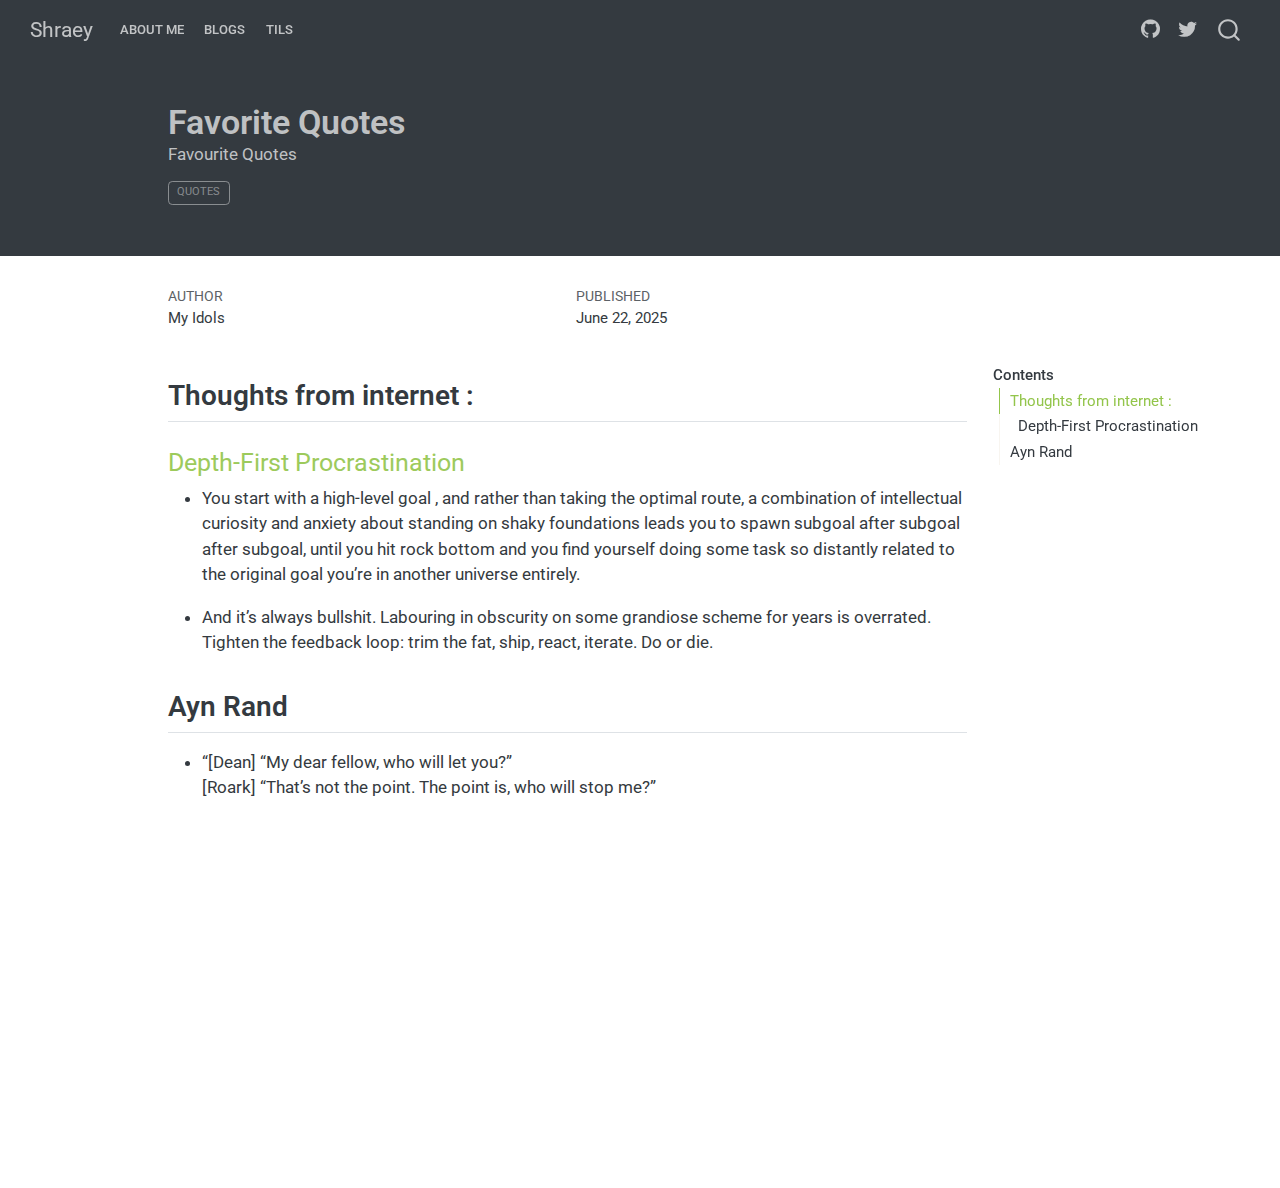
<file: docs/tils/quotes/quotes.html>
<!DOCTYPE html>
<html xmlns="http://www.w3.org/1999/xhtml" lang="en" xml:lang="en"><head>

<meta charset="utf-8">
<meta name="generator" content="quarto-1.6.37">

<meta name="viewport" content="width=device-width, initial-scale=1.0, user-scalable=yes">

<meta name="author" content="My Idols">
<meta name="dcterms.date" content="2025-06-22">
<meta name="description" content="Favourite Quotes">

<title>Favorite Quotes – Shraey</title>
<style>
code{white-space: pre-wrap;}
span.smallcaps{font-variant: small-caps;}
div.columns{display: flex; gap: min(4vw, 1.5em);}
div.column{flex: auto; overflow-x: auto;}
div.hanging-indent{margin-left: 1.5em; text-indent: -1.5em;}
ul.task-list{list-style: none;}
ul.task-list li input[type="checkbox"] {
  width: 0.8em;
  margin: 0 0.8em 0.2em -1em; /* quarto-specific, see https://github.com/quarto-dev/quarto-cli/issues/4556 */ 
  vertical-align: middle;
}
</style>


<script src="../../site_libs/quarto-nav/quarto-nav.js"></script>
<script src="../../site_libs/quarto-nav/headroom.min.js"></script>
<script src="../../site_libs/clipboard/clipboard.min.js"></script>
<script src="../../site_libs/quarto-search/autocomplete.umd.js"></script>
<script src="../../site_libs/quarto-search/fuse.min.js"></script>
<script src="../../site_libs/quarto-search/quarto-search.js"></script>
<meta name="quarto:offset" content="../../">
<script src="../../site_libs/quarto-html/quarto.js"></script>
<script src="../../site_libs/quarto-html/popper.min.js"></script>
<script src="../../site_libs/quarto-html/tippy.umd.min.js"></script>
<script src="../../site_libs/quarto-html/anchor.min.js"></script>
<link href="../../site_libs/quarto-html/tippy.css" rel="stylesheet">
<link href="../../site_libs/quarto-html/quarto-syntax-highlighting-29e2c20b02301cfff04dc8050bf30c7e.css" rel="stylesheet" id="quarto-text-highlighting-styles">
<script src="../../site_libs/bootstrap/bootstrap.min.js"></script>
<link href="../../site_libs/bootstrap/bootstrap-icons.css" rel="stylesheet">
<link href="../../site_libs/bootstrap/bootstrap-3f9740e16c5aa82324e2d2774081471a.min.css" rel="stylesheet" append-hash="true" id="quarto-bootstrap" data-mode="light">
<script id="quarto-search-options" type="application/json">{
  "location": "navbar",
  "copy-button": false,
  "collapse-after": 3,
  "panel-placement": "end",
  "type": "overlay",
  "limit": 50,
  "keyboard-shortcut": [
    "f",
    "/",
    "s"
  ],
  "show-item-context": false,
  "language": {
    "search-no-results-text": "No results",
    "search-matching-documents-text": "matching documents",
    "search-copy-link-title": "Copy link to search",
    "search-hide-matches-text": "Hide additional matches",
    "search-more-match-text": "more match in this document",
    "search-more-matches-text": "more matches in this document",
    "search-clear-button-title": "Clear",
    "search-text-placeholder": "",
    "search-detached-cancel-button-title": "Cancel",
    "search-submit-button-title": "Submit",
    "search-label": "Search"
  }
}</script>


</head>

<body class="nav-fixed">

<div id="quarto-search-results"></div>
  <header id="quarto-header" class="headroom fixed-top quarto-banner">
    <nav class="navbar navbar-expand-lg " data-bs-theme="dark">
      <div class="navbar-container container-fluid">
      <div class="navbar-brand-container mx-auto">
    <a class="navbar-brand" href="../../index.html">
    <span class="navbar-title">Shraey</span>
    </a>
  </div>
            <div id="quarto-search" class="" title="Search"></div>
          <button class="navbar-toggler" type="button" data-bs-toggle="collapse" data-bs-target="#navbarCollapse" aria-controls="navbarCollapse" role="menu" aria-expanded="false" aria-label="Toggle navigation" onclick="if (window.quartoToggleHeadroom) { window.quartoToggleHeadroom(); }">
  <span class="navbar-toggler-icon"></span>
</button>
          <div class="collapse navbar-collapse" id="navbarCollapse">
            <ul class="navbar-nav navbar-nav-scroll me-auto">
  <li class="nav-item">
    <a class="nav-link" href="../../about.html"> 
<span class="menu-text">About Me</span></a>
  </li>  
  <li class="nav-item">
    <a class="nav-link" href="../../index.html"> 
<span class="menu-text">Blogs</span></a>
  </li>  
  <li class="nav-item">
    <a class="nav-link" href="../../tils.html"> 
<span class="menu-text">TILs</span></a>
  </li>  
</ul>
            <ul class="navbar-nav navbar-nav-scroll ms-auto">
  <li class="nav-item compact">
    <a class="nav-link" href="https://github.com/saurav2040"> <i class="bi bi-github" role="img">
</i> 
<span class="menu-text"></span></a>
  </li>  
  <li class="nav-item compact">
    <a class="nav-link" href="https://x.com/Saurav2023"> <i class="bi bi-twitter" role="img">
</i> 
<span class="menu-text"></span></a>
  </li>  
</ul>
          </div> <!-- /navcollapse -->
            <div class="quarto-navbar-tools">
</div>
      </div> <!-- /container-fluid -->
    </nav>
</header>
<!-- content -->
<header id="title-block-header" class="quarto-title-block default page-columns page-full">
  <div class="quarto-title-banner page-columns page-full">
    <div class="quarto-title column-body">
      <h1 class="title">Favorite Quotes</h1>
                  <div>
        <div class="description">
          Favourite Quotes
        </div>
      </div>
                          <div class="quarto-categories">
                <div class="quarto-category">quotes</div>
              </div>
                  </div>
  </div>
    
  
  <div class="quarto-title-meta">

      <div>
      <div class="quarto-title-meta-heading">Author</div>
      <div class="quarto-title-meta-contents">
               <p>My Idols </p>
            </div>
    </div>
      
      <div>
      <div class="quarto-title-meta-heading">Published</div>
      <div class="quarto-title-meta-contents">
        <p class="date">June 22, 2025</p>
      </div>
    </div>
    
      
    </div>
    
  
  </header><div id="quarto-content" class="quarto-container page-columns page-rows-contents page-layout-article page-navbar">
<!-- sidebar -->
<!-- margin-sidebar -->
    <div id="quarto-margin-sidebar" class="sidebar margin-sidebar">
        <nav id="TOC" role="doc-toc" class="toc-active">
    <h2 id="toc-title">Contents</h2>
   
  <ul>
  <li><a href="#thoughts-from-internet" id="toc-thoughts-from-internet" class="nav-link active" data-scroll-target="#thoughts-from-internet">Thoughts from internet :</a>
  <ul class="collapse">
  <li><a href="#depth-first-procrastination" id="toc-depth-first-procrastination" class="nav-link" data-scroll-target="#depth-first-procrastination">Depth-First Procrastination</a></li>
  </ul></li>
  <li><a href="#ayn-rand" id="toc-ayn-rand" class="nav-link" data-scroll-target="#ayn-rand">Ayn Rand</a></li>
  </ul>
</nav>
    </div>
<!-- main -->
<main class="content quarto-banner-title-block" id="quarto-document-content">





<section id="thoughts-from-internet" class="level2">
<h2 class="anchored" data-anchor-id="thoughts-from-internet">Thoughts from internet :</h2>
<section id="depth-first-procrastination" class="level3">
<h3 class="anchored" data-anchor-id="depth-first-procrastination"><a href="https://borretti.me/article/depth-first-procrastination">Depth-First Procrastination</a></h3>
<ul>
<li><p>You start with a high-level goal , and rather than taking the optimal route, a combination of intellectual curiosity and anxiety about standing on shaky foundations leads you to spawn subgoal after subgoal after subgoal, until you hit rock bottom and you find yourself doing some task so distantly related to the original goal you’re in another universe entirely.</p></li>
<li><p>And it’s always bullshit. Labouring in obscurity on some grandiose scheme for years is overrated. Tighten the feedback loop: trim the fat, ship, react, iterate. Do or die.</p></li>
</ul>
</section>
</section>
<section id="ayn-rand" class="level2">
<h2 class="anchored" data-anchor-id="ayn-rand">Ayn Rand</h2>
<ul>
<li>“[Dean] “My dear fellow, who will let you?”<br>
[Roark] “That’s not the point. The point is, who will stop me?”</li>
</ul>


</section>

</main> <!-- /main -->
<script id="quarto-html-after-body" type="application/javascript">
window.document.addEventListener("DOMContentLoaded", function (event) {
  const toggleBodyColorMode = (bsSheetEl) => {
    const mode = bsSheetEl.getAttribute("data-mode");
    const bodyEl = window.document.querySelector("body");
    if (mode === "dark") {
      bodyEl.classList.add("quarto-dark");
      bodyEl.classList.remove("quarto-light");
    } else {
      bodyEl.classList.add("quarto-light");
      bodyEl.classList.remove("quarto-dark");
    }
  }
  const toggleBodyColorPrimary = () => {
    const bsSheetEl = window.document.querySelector("link#quarto-bootstrap");
    if (bsSheetEl) {
      toggleBodyColorMode(bsSheetEl);
    }
  }
  toggleBodyColorPrimary();  
  const icon = "";
  const anchorJS = new window.AnchorJS();
  anchorJS.options = {
    placement: 'right',
    icon: icon
  };
  anchorJS.add('.anchored');
  const isCodeAnnotation = (el) => {
    for (const clz of el.classList) {
      if (clz.startsWith('code-annotation-')) {                     
        return true;
      }
    }
    return false;
  }
  const onCopySuccess = function(e) {
    // button target
    const button = e.trigger;
    // don't keep focus
    button.blur();
    // flash "checked"
    button.classList.add('code-copy-button-checked');
    var currentTitle = button.getAttribute("title");
    button.setAttribute("title", "Copied!");
    let tooltip;
    if (window.bootstrap) {
      button.setAttribute("data-bs-toggle", "tooltip");
      button.setAttribute("data-bs-placement", "left");
      button.setAttribute("data-bs-title", "Copied!");
      tooltip = new bootstrap.Tooltip(button, 
        { trigger: "manual", 
          customClass: "code-copy-button-tooltip",
          offset: [0, -8]});
      tooltip.show();    
    }
    setTimeout(function() {
      if (tooltip) {
        tooltip.hide();
        button.removeAttribute("data-bs-title");
        button.removeAttribute("data-bs-toggle");
        button.removeAttribute("data-bs-placement");
      }
      button.setAttribute("title", currentTitle);
      button.classList.remove('code-copy-button-checked');
    }, 1000);
    // clear code selection
    e.clearSelection();
  }
  const getTextToCopy = function(trigger) {
      const codeEl = trigger.previousElementSibling.cloneNode(true);
      for (const childEl of codeEl.children) {
        if (isCodeAnnotation(childEl)) {
          childEl.remove();
        }
      }
      return codeEl.innerText;
  }
  const clipboard = new window.ClipboardJS('.code-copy-button:not([data-in-quarto-modal])', {
    text: getTextToCopy
  });
  clipboard.on('success', onCopySuccess);
  if (window.document.getElementById('quarto-embedded-source-code-modal')) {
    const clipboardModal = new window.ClipboardJS('.code-copy-button[data-in-quarto-modal]', {
      text: getTextToCopy,
      container: window.document.getElementById('quarto-embedded-source-code-modal')
    });
    clipboardModal.on('success', onCopySuccess);
  }
    var localhostRegex = new RegExp(/^(?:http|https):\/\/localhost\:?[0-9]*\//);
    var mailtoRegex = new RegExp(/^mailto:/);
      var filterRegex = new RegExp('/' + window.location.host + '/');
    var isInternal = (href) => {
        return filterRegex.test(href) || localhostRegex.test(href) || mailtoRegex.test(href);
    }
    // Inspect non-navigation links and adorn them if external
 	var links = window.document.querySelectorAll('a[href]:not(.nav-link):not(.navbar-brand):not(.toc-action):not(.sidebar-link):not(.sidebar-item-toggle):not(.pagination-link):not(.no-external):not([aria-hidden]):not(.dropdown-item):not(.quarto-navigation-tool):not(.about-link)');
    for (var i=0; i<links.length; i++) {
      const link = links[i];
      if (!isInternal(link.href)) {
        // undo the damage that might have been done by quarto-nav.js in the case of
        // links that we want to consider external
        if (link.dataset.originalHref !== undefined) {
          link.href = link.dataset.originalHref;
        }
      }
    }
  function tippyHover(el, contentFn, onTriggerFn, onUntriggerFn) {
    const config = {
      allowHTML: true,
      maxWidth: 500,
      delay: 100,
      arrow: false,
      appendTo: function(el) {
          return el.parentElement;
      },
      interactive: true,
      interactiveBorder: 10,
      theme: 'quarto',
      placement: 'bottom-start',
    };
    if (contentFn) {
      config.content = contentFn;
    }
    if (onTriggerFn) {
      config.onTrigger = onTriggerFn;
    }
    if (onUntriggerFn) {
      config.onUntrigger = onUntriggerFn;
    }
    window.tippy(el, config); 
  }
  const noterefs = window.document.querySelectorAll('a[role="doc-noteref"]');
  for (var i=0; i<noterefs.length; i++) {
    const ref = noterefs[i];
    tippyHover(ref, function() {
      // use id or data attribute instead here
      let href = ref.getAttribute('data-footnote-href') || ref.getAttribute('href');
      try { href = new URL(href).hash; } catch {}
      const id = href.replace(/^#\/?/, "");
      const note = window.document.getElementById(id);
      if (note) {
        return note.innerHTML;
      } else {
        return "";
      }
    });
  }
  const xrefs = window.document.querySelectorAll('a.quarto-xref');
  const processXRef = (id, note) => {
    // Strip column container classes
    const stripColumnClz = (el) => {
      el.classList.remove("page-full", "page-columns");
      if (el.children) {
        for (const child of el.children) {
          stripColumnClz(child);
        }
      }
    }
    stripColumnClz(note)
    if (id === null || id.startsWith('sec-')) {
      // Special case sections, only their first couple elements
      const container = document.createElement("div");
      if (note.children && note.children.length > 2) {
        container.appendChild(note.children[0].cloneNode(true));
        for (let i = 1; i < note.children.length; i++) {
          const child = note.children[i];
          if (child.tagName === "P" && child.innerText === "") {
            continue;
          } else {
            container.appendChild(child.cloneNode(true));
            break;
          }
        }
        if (window.Quarto?.typesetMath) {
          window.Quarto.typesetMath(container);
        }
        return container.innerHTML
      } else {
        if (window.Quarto?.typesetMath) {
          window.Quarto.typesetMath(note);
        }
        return note.innerHTML;
      }
    } else {
      // Remove any anchor links if they are present
      const anchorLink = note.querySelector('a.anchorjs-link');
      if (anchorLink) {
        anchorLink.remove();
      }
      if (window.Quarto?.typesetMath) {
        window.Quarto.typesetMath(note);
      }
      if (note.classList.contains("callout")) {
        return note.outerHTML;
      } else {
        return note.innerHTML;
      }
    }
  }
  for (var i=0; i<xrefs.length; i++) {
    const xref = xrefs[i];
    tippyHover(xref, undefined, function(instance) {
      instance.disable();
      let url = xref.getAttribute('href');
      let hash = undefined; 
      if (url.startsWith('#')) {
        hash = url;
      } else {
        try { hash = new URL(url).hash; } catch {}
      }
      if (hash) {
        const id = hash.replace(/^#\/?/, "");
        const note = window.document.getElementById(id);
        if (note !== null) {
          try {
            const html = processXRef(id, note.cloneNode(true));
            instance.setContent(html);
          } finally {
            instance.enable();
            instance.show();
          }
        } else {
          // See if we can fetch this
          fetch(url.split('#')[0])
          .then(res => res.text())
          .then(html => {
            const parser = new DOMParser();
            const htmlDoc = parser.parseFromString(html, "text/html");
            const note = htmlDoc.getElementById(id);
            if (note !== null) {
              const html = processXRef(id, note);
              instance.setContent(html);
            } 
          }).finally(() => {
            instance.enable();
            instance.show();
          });
        }
      } else {
        // See if we can fetch a full url (with no hash to target)
        // This is a special case and we should probably do some content thinning / targeting
        fetch(url)
        .then(res => res.text())
        .then(html => {
          const parser = new DOMParser();
          const htmlDoc = parser.parseFromString(html, "text/html");
          const note = htmlDoc.querySelector('main.content');
          if (note !== null) {
            // This should only happen for chapter cross references
            // (since there is no id in the URL)
            // remove the first header
            if (note.children.length > 0 && note.children[0].tagName === "HEADER") {
              note.children[0].remove();
            }
            const html = processXRef(null, note);
            instance.setContent(html);
          } 
        }).finally(() => {
          instance.enable();
          instance.show();
        });
      }
    }, function(instance) {
    });
  }
      let selectedAnnoteEl;
      const selectorForAnnotation = ( cell, annotation) => {
        let cellAttr = 'data-code-cell="' + cell + '"';
        let lineAttr = 'data-code-annotation="' +  annotation + '"';
        const selector = 'span[' + cellAttr + '][' + lineAttr + ']';
        return selector;
      }
      const selectCodeLines = (annoteEl) => {
        const doc = window.document;
        const targetCell = annoteEl.getAttribute("data-target-cell");
        const targetAnnotation = annoteEl.getAttribute("data-target-annotation");
        const annoteSpan = window.document.querySelector(selectorForAnnotation(targetCell, targetAnnotation));
        const lines = annoteSpan.getAttribute("data-code-lines").split(",");
        const lineIds = lines.map((line) => {
          return targetCell + "-" + line;
        })
        let top = null;
        let height = null;
        let parent = null;
        if (lineIds.length > 0) {
            //compute the position of the single el (top and bottom and make a div)
            const el = window.document.getElementById(lineIds[0]);
            top = el.offsetTop;
            height = el.offsetHeight;
            parent = el.parentElement.parentElement;
          if (lineIds.length > 1) {
            const lastEl = window.document.getElementById(lineIds[lineIds.length - 1]);
            const bottom = lastEl.offsetTop + lastEl.offsetHeight;
            height = bottom - top;
          }
          if (top !== null && height !== null && parent !== null) {
            // cook up a div (if necessary) and position it 
            let div = window.document.getElementById("code-annotation-line-highlight");
            if (div === null) {
              div = window.document.createElement("div");
              div.setAttribute("id", "code-annotation-line-highlight");
              div.style.position = 'absolute';
              parent.appendChild(div);
            }
            div.style.top = top - 2 + "px";
            div.style.height = height + 4 + "px";
            div.style.left = 0;
            let gutterDiv = window.document.getElementById("code-annotation-line-highlight-gutter");
            if (gutterDiv === null) {
              gutterDiv = window.document.createElement("div");
              gutterDiv.setAttribute("id", "code-annotation-line-highlight-gutter");
              gutterDiv.style.position = 'absolute';
              const codeCell = window.document.getElementById(targetCell);
              const gutter = codeCell.querySelector('.code-annotation-gutter');
              gutter.appendChild(gutterDiv);
            }
            gutterDiv.style.top = top - 2 + "px";
            gutterDiv.style.height = height + 4 + "px";
          }
          selectedAnnoteEl = annoteEl;
        }
      };
      const unselectCodeLines = () => {
        const elementsIds = ["code-annotation-line-highlight", "code-annotation-line-highlight-gutter"];
        elementsIds.forEach((elId) => {
          const div = window.document.getElementById(elId);
          if (div) {
            div.remove();
          }
        });
        selectedAnnoteEl = undefined;
      };
        // Handle positioning of the toggle
    window.addEventListener(
      "resize",
      throttle(() => {
        elRect = undefined;
        if (selectedAnnoteEl) {
          selectCodeLines(selectedAnnoteEl);
        }
      }, 10)
    );
    function throttle(fn, ms) {
    let throttle = false;
    let timer;
      return (...args) => {
        if(!throttle) { // first call gets through
            fn.apply(this, args);
            throttle = true;
        } else { // all the others get throttled
            if(timer) clearTimeout(timer); // cancel #2
            timer = setTimeout(() => {
              fn.apply(this, args);
              timer = throttle = false;
            }, ms);
        }
      };
    }
      // Attach click handler to the DT
      const annoteDls = window.document.querySelectorAll('dt[data-target-cell]');
      for (const annoteDlNode of annoteDls) {
        annoteDlNode.addEventListener('click', (event) => {
          const clickedEl = event.target;
          if (clickedEl !== selectedAnnoteEl) {
            unselectCodeLines();
            const activeEl = window.document.querySelector('dt[data-target-cell].code-annotation-active');
            if (activeEl) {
              activeEl.classList.remove('code-annotation-active');
            }
            selectCodeLines(clickedEl);
            clickedEl.classList.add('code-annotation-active');
          } else {
            // Unselect the line
            unselectCodeLines();
            clickedEl.classList.remove('code-annotation-active');
          }
        });
      }
  const findCites = (el) => {
    const parentEl = el.parentElement;
    if (parentEl) {
      const cites = parentEl.dataset.cites;
      if (cites) {
        return {
          el,
          cites: cites.split(' ')
        };
      } else {
        return findCites(el.parentElement)
      }
    } else {
      return undefined;
    }
  };
  var bibliorefs = window.document.querySelectorAll('a[role="doc-biblioref"]');
  for (var i=0; i<bibliorefs.length; i++) {
    const ref = bibliorefs[i];
    const citeInfo = findCites(ref);
    if (citeInfo) {
      tippyHover(citeInfo.el, function() {
        var popup = window.document.createElement('div');
        citeInfo.cites.forEach(function(cite) {
          var citeDiv = window.document.createElement('div');
          citeDiv.classList.add('hanging-indent');
          citeDiv.classList.add('csl-entry');
          var biblioDiv = window.document.getElementById('ref-' + cite);
          if (biblioDiv) {
            citeDiv.innerHTML = biblioDiv.innerHTML;
          }
          popup.appendChild(citeDiv);
        });
        return popup.innerHTML;
      });
    }
  }
});
</script>
</div> <!-- /content -->




</body></html>
</file>
<file: docs/site_libs/quarto-html/tippy.css>
.tippy-box[data-animation=fade][data-state=hidden]{opacity:0}[data-tippy-root]{max-width:calc(100vw - 10px)}.tippy-box{position:relative;background-color:#333;color:#fff;border-radius:4px;font-size:14px;line-height:1.4;white-space:normal;outline:0;transition-property:transform,visibility,opacity}.tippy-box[data-placement^=top]>.tippy-arrow{bottom:0}.tippy-box[data-placement^=top]>.tippy-arrow:before{bottom:-7px;left:0;border-width:8px 8px 0;border-top-color:initial;transform-origin:center top}.tippy-box[data-placement^=bottom]>.tippy-arrow{top:0}.tippy-box[data-placement^=bottom]>.tippy-arrow:before{top:-7px;left:0;border-width:0 8px 8px;border-bottom-color:initial;transform-origin:center bottom}.tippy-box[data-placement^=left]>.tippy-arrow{right:0}.tippy-box[data-placement^=left]>.tippy-arrow:before{border-width:8px 0 8px 8px;border-left-color:initial;right:-7px;transform-origin:center left}.tippy-box[data-placement^=right]>.tippy-arrow{left:0}.tippy-box[data-placement^=right]>.tippy-arrow:before{left:-7px;border-width:8px 8px 8px 0;border-right-color:initial;transform-origin:center right}.tippy-box[data-inertia][data-state=visible]{transition-timing-function:cubic-bezier(.54,1.5,.38,1.11)}.tippy-arrow{width:16px;height:16px;color:#333}.tippy-arrow:before{content:"";position:absolute;border-color:transparent;border-style:solid}.tippy-content{position:relative;padding:5px 9px;z-index:1}
</file>
<file: docs/site_libs/quarto-html/quarto-syntax-highlighting-29e2c20b02301cfff04dc8050bf30c7e.css>
/* quarto syntax highlight colors */
:root {
  --quarto-hl-ot-color: #003B4F;
  --quarto-hl-at-color: #657422;
  --quarto-hl-ss-color: #20794D;
  --quarto-hl-an-color: #5E5E5E;
  --quarto-hl-fu-color: #4758AB;
  --quarto-hl-st-color: #20794D;
  --quarto-hl-cf-color: #003B4F;
  --quarto-hl-op-color: #5E5E5E;
  --quarto-hl-er-color: #AD0000;
  --quarto-hl-bn-color: #AD0000;
  --quarto-hl-al-color: #AD0000;
  --quarto-hl-va-color: #111111;
  --quarto-hl-bu-color: inherit;
  --quarto-hl-ex-color: inherit;
  --quarto-hl-pp-color: #AD0000;
  --quarto-hl-in-color: #5E5E5E;
  --quarto-hl-vs-color: #20794D;
  --quarto-hl-wa-color: #5E5E5E;
  --quarto-hl-do-color: #5E5E5E;
  --quarto-hl-im-color: #00769E;
  --quarto-hl-ch-color: #20794D;
  --quarto-hl-dt-color: #AD0000;
  --quarto-hl-fl-color: #AD0000;
  --quarto-hl-co-color: #5E5E5E;
  --quarto-hl-cv-color: #5E5E5E;
  --quarto-hl-cn-color: #8f5902;
  --quarto-hl-sc-color: #5E5E5E;
  --quarto-hl-dv-color: #AD0000;
  --quarto-hl-kw-color: #003B4F;
}

/* other quarto variables */
:root {
  --quarto-font-monospace: SFMono-Regular, Menlo, Monaco, Consolas, "Liberation Mono", "Courier New", monospace;
}

pre > code.sourceCode > span {
  color: #003B4F;
}

code span {
  color: #003B4F;
}

code.sourceCode > span {
  color: #003B4F;
}

div.sourceCode,
div.sourceCode pre.sourceCode {
  color: #003B4F;
}

code span.ot {
  color: #003B4F;
  font-style: inherit;
}

code span.at {
  color: #657422;
  font-style: inherit;
}

code span.ss {
  color: #20794D;
  font-style: inherit;
}

code span.an {
  color: #5E5E5E;
  font-style: inherit;
}

code span.fu {
  color: #4758AB;
  font-style: inherit;
}

code span.st {
  color: #20794D;
  font-style: inherit;
}

code span.cf {
  color: #003B4F;
  font-weight: bold;
  font-style: inherit;
}

code span.op {
  color: #5E5E5E;
  font-style: inherit;
}

code span.er {
  color: #AD0000;
  font-style: inherit;
}

code span.bn {
  color: #AD0000;
  font-style: inherit;
}

code span.al {
  color: #AD0000;
  font-style: inherit;
}

code span.va {
  color: #111111;
  font-style: inherit;
}

code span.bu {
  font-style: inherit;
}

code span.ex {
  font-style: inherit;
}

code span.pp {
  color: #AD0000;
  font-style: inherit;
}

code span.in {
  color: #5E5E5E;
  font-style: inherit;
}

code span.vs {
  color: #20794D;
  font-style: inherit;
}

code span.wa {
  color: #5E5E5E;
  font-style: italic;
}

code span.do {
  color: #5E5E5E;
  font-style: italic;
}

code span.im {
  color: #00769E;
  font-style: inherit;
}

code span.ch {
  color: #20794D;
  font-style: inherit;
}

code span.dt {
  color: #AD0000;
  font-style: inherit;
}

code span.fl {
  color: #AD0000;
  font-style: inherit;
}

code span.co {
  color: #5E5E5E;
  font-style: inherit;
}

code span.cv {
  color: #5E5E5E;
  font-style: italic;
}

code span.cn {
  color: #8f5902;
  font-style: inherit;
}

code span.sc {
  color: #5E5E5E;
  font-style: inherit;
}

code span.dv {
  color: #AD0000;
  font-style: inherit;
}

code span.kw {
  color: #003B4F;
  font-weight: bold;
  font-style: inherit;
}

.prevent-inlining {
  content: "</";
}

/*# sourceMappingURL=5353fc8bf2a85bac2e7a98e8d13296a2.css.map */
</file>
<file: docs/custom.css>
/* Change navbar background color */
.navbar {
  background-color: #2e2e2e !important;  /* Change this to your preferred color */
}
</file>
<file: docs/styles.css>
/* css styles */
</file>
